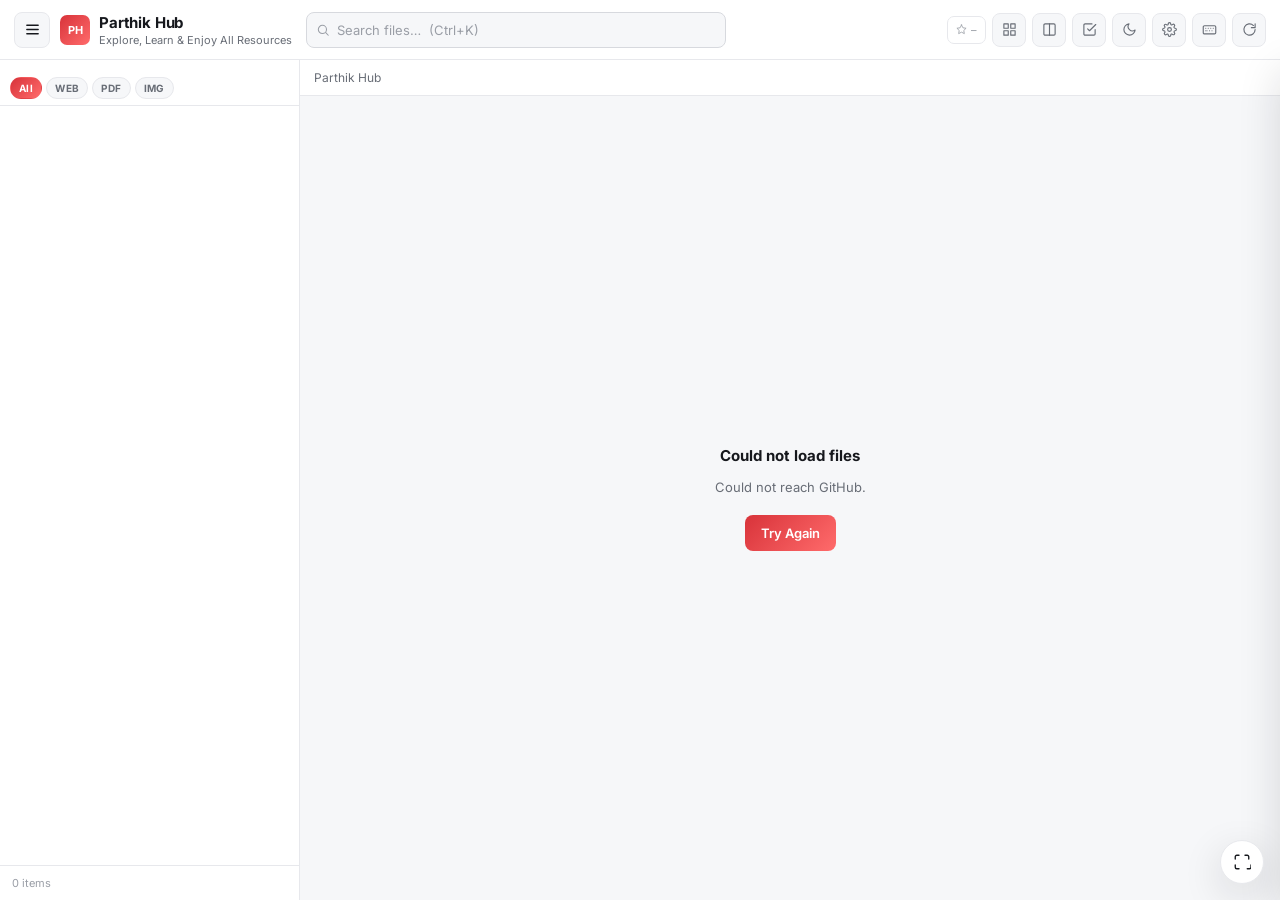
<file: index.html>
<!DOCTYPE html>
<html lang="en">
<head>
  <meta charset="UTF-8">
  <meta name="viewport" content="width=device-width, initial-scale=1.0">
  <title>Parthik Hub</title>
  <link rel="preconnect" href="https://fonts.googleapis.com">
  <link rel="preconnect" href="https://fonts.gstatic.com" crossorigin>
  <link href="https://fonts.googleapis.com/css2?family=Inter:wght@400;500;600;700&display=swap" rel="stylesheet">
  <style>
    /* ============================================================
       Parthik Hub v2 — Full Feature Upgrade
    ============================================================ */

    :root {
      --accent: #d8333a;
      --accent2: #ff6b6b;
      --accent-grad: linear-gradient(135deg, #d8333a, #ff6b6b);
      --accent-soft: #fdeceb;
      --accent-soft-border: #f6cfcd;

      --bg: #ffffff;
      --bg-soft: #f6f7f9;
      --bg-raised: #ffffff;
      --border: #e7e8ec;
      --border-strong: #d7d9de;

      --text: #16181d;
      --text-muted: #686d76;
      --text-faint: #9a9ea6;

      --header-h: 60px;
      --sidebar-w: 300px;
      --radius: 10px;
      --shadow: 0 6px 24px rgba(20, 20, 30, 0.08);
      --shadow-lg: 0 12px 40px rgba(20,20,30,0.14);

      --theme: red;
    }

    /* ---- Dark Mode ---- */
    .dark {
      --bg: #111318;
      --bg-soft: #1a1d24;
      --bg-raised: #1e2128;
      --border: #2a2d36;
      --border-strong: #353840;
      --text: #e8eaf0;
      --text-muted: #9096a4;
      --text-faint: #5c6070;
      --accent-soft: rgba(216,51,58,0.12);
      --accent-soft-border: rgba(216,51,58,0.22);
      --shadow: 0 6px 24px rgba(0,0,0,0.35);
      --shadow-lg: 0 12px 40px rgba(0,0,0,0.5);
    }

    /* ---- Theme Colors ---- */
    .theme-blue  { --accent:#2563eb; --accent2:#60a5fa; --accent-grad:linear-gradient(135deg,#2563eb,#60a5fa); --accent-soft:#eff6ff; --accent-soft-border:#bfdbfe; }
    .theme-green { --accent:#16a34a; --accent2:#4ade80; --accent-grad:linear-gradient(135deg,#16a34a,#4ade80); --accent-soft:#f0fdf4; --accent-soft-border:#bbf7d0; }
    .theme-purple{ --accent:#7c3aed; --accent2:#a78bfa; --accent-grad:linear-gradient(135deg,#7c3aed,#a78bfa); --accent-soft:#f5f3ff; --accent-soft-border:#ddd6fe; }
    .theme-orange{ --accent:#ea580c; --accent2:#fb923c; --accent-grad:linear-gradient(135deg,#ea580c,#fb923c); --accent-soft:#fff7ed; --accent-soft-border:#fed7aa; }

    * { box-sizing: border-box; margin: 0; padding: 0; }

    html, body {
      height: 100%;
      background: var(--bg);
      color: var(--text);
      font-family: -apple-system, BlinkMacSystemFont, "Segoe UI", Inter, Roboto, sans-serif;
      -webkit-font-smoothing: antialiased;
    }

    button { font-family: inherit; cursor: pointer; border: none; background: none; }
    button:focus-visible, input:focus-visible { outline: 2px solid var(--accent); outline-offset: 2px; }

    /* ============================================================
       Layout Shell
    ============================================================ */
    .app {
      display: flex;
      flex-direction: column;
      height: 100vh;
      height: 100dvh;
      overflow: hidden;
    }

    /* ============================================================
       HEADER — Glassmorphism
    ============================================================ */
    .header {
      height: var(--header-h);
      flex-shrink: 0;
      display: flex;
      align-items: center;
      gap: 10px;
      padding: 0 14px;
      border-bottom: 1px solid var(--border);
      background: rgba(255,255,255,0.85);
      backdrop-filter: blur(14px);
      -webkit-backdrop-filter: blur(14px);
      z-index: 30;
      position: relative;
    }
    .dark .header { background: rgba(17,19,24,0.85); }

    .header__toggle {
      width: 36px; height: 36px;
      border-radius: 8px;
      border: 1px solid var(--border);
      background: var(--bg-soft);
      display: flex; align-items: center; justify-content: center;
      flex-shrink: 0;
      transition: background .15s, border-color .15s;
    }
    .header__toggle:hover { background: var(--accent-soft); border-color: var(--accent-soft-border); }
    .header__toggle svg { width: 17px; height: 17px; stroke: var(--text); }

    .header__brand { display: flex; align-items: center; gap: 9px; min-width: 0; flex-shrink: 1; }

    .header__logo {
      width: 30px; height: 30px;
      border-radius: 7px;
      background: var(--accent-grad);
      color: #fff;
      flex-shrink: 0;
      display: flex; align-items: center; justify-content: center;
      font-size: 11px; font-weight: 700;
    }

    .header__titles { min-width: 0; }
    .header__title { font-size: 15px; font-weight: 700; letter-spacing: -.01em; white-space: nowrap; overflow: hidden; text-overflow: ellipsis; }
    .header__subtitle { font-size: 11px; color: var(--text-muted); white-space: nowrap; margin-top: 1px; }

    /* Search */
    .header__search-wrap { flex: 1 1 300px; min-width: 0; max-width: 420px; margin: 0 4px; }
    .header__search { position: relative; display: flex; align-items: center; }
    .header__search > svg { position: absolute; left: 10px; width: 14px; height: 14px; stroke: var(--text-faint); pointer-events: none; }
    .header__search input {
      width: 100%; height: 36px;
      border: 1px solid var(--border-strong);
      border-radius: 8px;
      background: var(--bg-soft);
      padding: 0 60px 0 30px;
      font-size: 13px; color: var(--text);
      outline: none; font-family: inherit;
      transition: border-color .15s, background .15s, box-shadow .15s;
    }
    .header__search input::placeholder { color: var(--text-faint); }
    .header__search input:focus { border-color: var(--accent); background: var(--bg); box-shadow: 0 0 0 3px var(--accent-soft); }

    .search-kbd {
      position: absolute; right: 28px;
      font-size: 10px; font-weight: 600;
      color: var(--text-faint);
      background: var(--border);
      border-radius: 4px;
      padding: 1px 5px;
      pointer-events: none;
    }
    .header__search input:focus ~ .search-kbd { display: none; }

    .search-clear {
      position: absolute; right: 6px;
      width: 20px; height: 20px;
      border-radius: 4px;
      display: none; align-items: center; justify-content: center;
      color: var(--text-faint);
    }
    .search-clear svg { width: 12px; height: 12px; stroke: currentColor; }
    .search-clear:hover { background: var(--border); color: var(--text); }
    .search-clear.show { display: flex; }

    /* Search History Dropdown */
    .search-history {
      position: absolute; top: calc(100% + 6px); left: 0; right: 0;
      background: var(--bg-raised);
      border: 1px solid var(--border);
      border-radius: 9px;
      box-shadow: var(--shadow-lg);
      z-index: 100;
      overflow: hidden;
      display: none;
    }
    .search-history.show { display: block; }
    .search-history__item {
      display: flex; align-items: center; gap: 8px;
      padding: 8px 12px;
      font-size: 12.5px; color: var(--text-muted);
      cursor: pointer;
      transition: background .1s;
    }
    .search-history__item:hover { background: var(--bg-soft); color: var(--text); }
    .search-history__item svg { width: 12px; height: 12px; stroke: var(--text-faint); flex-shrink: 0; }
    .search-history__label { font-size: 10px; font-weight: 600; color: var(--text-faint); padding: 6px 12px 2px; text-transform: uppercase; letter-spacing: .05em; }

    /* Right Actions */
    .header__actions { margin-left: auto; display: flex; align-items: center; gap: 6px; flex-shrink: 0; }

    .header__btn {
      width: 34px; height: 34px;
      border-radius: 8px;
      border: 1px solid var(--border);
      background: var(--bg-soft);
      display: flex; align-items: center; justify-content: center;
      transition: background .15s, border-color .15s;
      position: relative;
    }
    .header__btn svg { width: 15px; height: 15px; stroke: var(--text-muted); transition: stroke .15s; }
    .header__btn:hover { background: var(--accent-soft); border-color: var(--accent-soft-border); }
    .header__btn:hover svg { stroke: var(--accent); }
    .header__btn.is-loading svg { animation: spin .8s linear infinite; }
    .header__btn.is-active { background: var(--accent-soft); border-color: var(--accent-soft-border); }
    .header__btn.is-active svg { stroke: var(--accent); }

    /* New-files badge */
    .btn-badge {
      position: absolute; top: -3px; right: -3px;
      width: 14px; height: 14px;
      background: var(--accent-grad);
      color: #fff; font-size: 8px; font-weight: 700;
      border-radius: 50%;
      display: none; align-items: center; justify-content: center;
      border: 2px solid var(--bg);
    }
    .btn-badge.show { display: flex; }

    @keyframes spin { to { transform: rotate(360deg); } }

    /* GitHub Stats bar */
    .github-stats {
      display: flex; align-items: center; gap: 4px;
      font-size: 11px; color: var(--text-faint);
      border: 1px solid var(--border);
      border-radius: 7px;
      padding: 0 8px; height: 28px;
      white-space: nowrap;
    }
    .github-stats svg { width: 11px; height: 11px; stroke: var(--text-faint); }

    /* ============================================================
       Body Row
    ============================================================ */
    .body-row {
      position: relative; flex: 1;
      display: flex; min-height: 0; overflow: hidden;
    }

    /* ============================================================
       SIDEBAR
    ============================================================ */
    .sidebar {
      width: var(--sidebar-w);
      flex-shrink: 0;
      border-right: 1px solid var(--border);
      background: var(--bg);
      display: flex; flex-direction: column;
      min-height: 0;
      transition: margin-left .22s ease, box-shadow .22s ease, width .22s ease;
      resize: none;
      position: relative;
    }
    .app.is-collapsed .sidebar { margin-left: calc(-1 * var(--sidebar-w)); }

    /* Resize Handle */
    .sidebar__resizer {
      position: absolute; right: -4px; top: 0; bottom: 0;
      width: 8px; cursor: col-resize; z-index: 10;
    }
    .sidebar__resizer::after {
      content: '';
      position: absolute; left: 3px; top: 0; bottom: 0; width: 2px;
      background: transparent;
      transition: background .15s;
    }
    .sidebar__resizer:hover::after, .sidebar__resizer.dragging::after { background: var(--accent); }

    /* Sidebar Header */
    .sidebar__header {
      padding: 10px 10px 6px;
      border-bottom: 1px solid var(--border);
      flex-shrink: 0;
    }

    /* Type Filter Chips */
    .filter-chips { display: flex; gap: 4px; flex-wrap: wrap; margin-top: 7px; }
    .filter-chip {
      height: 22px; padding: 0 8px;
      border-radius: 20px;
      font-size: 10px; font-weight: 700; letter-spacing: .04em;
      border: 1px solid var(--border);
      background: var(--bg-soft);
      color: var(--text-muted);
      transition: all .15s;
      cursor: pointer;
    }
    .filter-chip:hover { border-color: var(--accent); color: var(--accent); }
    .filter-chip.is-active { background: var(--accent-grad); color: #fff; border-color: transparent; }

    .sidebar__tree { flex: 1; overflow-y: auto; padding: 8px; }

    /* Sidebar Sections */
    .sidebar__section-label {
      font-size: 10px; font-weight: 700; letter-spacing: .06em; text-transform: uppercase;
      color: var(--text-faint); padding: 8px 8px 4px; display: flex; align-items: center; gap: 6px;
    }
    .sidebar__section-label::after { content: ''; flex: 1; height: 1px; background: var(--border); }

    /* Favorites */
    .fav-item {
      display: flex; align-items: center; gap: 7px;
      padding: 5px 8px; border-radius: 7px;
      font-size: 12.5px; color: var(--text-muted);
      cursor: pointer; margin: 1px 0;
      transition: background .1s, color .1s;
    }
    .fav-item:hover { background: var(--bg-soft); color: var(--text); }
    .fav-item svg { width: 13px; height: 13px; stroke: var(--accent); flex-shrink: 0; }
    .fav-item__name { flex: 1; overflow: hidden; text-overflow: ellipsis; white-space: nowrap; font-size: 12px; }

    /* Tree Nodes */
    .node-folder { margin-bottom: 1px; }
    .node-folder__row {
      display: flex; align-items: center; gap: 7px;
      padding: 7px 8px; border-radius: 7px;
      font-size: 13px; font-weight: 600; color: var(--text);
      user-select: none; cursor: pointer;
      transition: background .1s;
    }
    .node-folder__row:hover { background: var(--bg-soft); }
    .node-folder__chev { width: 13px; height: 13px; flex-shrink: 0; stroke: var(--text-faint); transition: transform .15s; }
    .node-folder.is-open > .node-folder__row .node-folder__chev { transform: rotate(90deg); }
    .node-folder__icon { width: 15px; height: 15px; flex-shrink: 0; stroke: var(--text-muted); }
    .node-folder__name { flex: 1; overflow: hidden; text-overflow: ellipsis; white-space: nowrap; }
    .node-folder__count {
      font-size: 10px; font-weight: 600; color: #fff;
      background: var(--accent-grad);
      border-radius: 20px; padding: 1px 6px; flex-shrink: 0;
    }
    .node-folder__children {
      margin-left: 17px; padding-left: 8px;
      border-left: 1px solid var(--border);
      display: none;
    }
    .node-folder.is-open > .node-folder__children { display: block; }

    .node-file {
      display: flex; align-items: center; gap: 8px;
      padding: 7px 8px; border-radius: 7px;
      font-size: 13px; color: var(--text-muted);
      border: 1px solid transparent;
      margin: 1px 0; cursor: pointer;
      position: relative;
      transition: background .1s, color .1s, border-color .1s;
    }
    .node-file::before {
      content: ''; position: absolute; left: 0; top: 4px; bottom: 4px;
      width: 3px; border-radius: 2px;
      background: var(--accent-grad);
      opacity: 0; transition: opacity .15s;
    }
    .node-file:hover { background: var(--bg-soft); color: var(--text); }
    .node-file:hover::before { opacity: 0.5; }
    .node-file.is-active { background: var(--accent-soft); border-color: var(--accent-soft-border); color: var(--text); }
    .node-file.is-active::before { opacity: 1; }
    .node-file.is-selected { background: var(--accent-soft); border-color: var(--accent-soft-border); }

    .node-file__icon { width: 15px; height: 15px; flex-shrink: 0; stroke: currentColor; opacity: .75; }
    .node-file__name { flex: 1; overflow: hidden; text-overflow: ellipsis; white-space: nowrap; }
    .node-file__name mark { background: rgba(216,51,58,0.2); color: inherit; border-radius: 2px; padding: 0 1px; }

    .node-file__tag {
      font-size: 9px; font-weight: 700; letter-spacing: .03em;
      padding: 2px 5px; border-radius: 4px; color: #fff; flex-shrink: 0;
    }
    .tag-pdf { background: #d8333a; }
    .tag-img { background: #2f7fd8; }
    .tag-web { background: #2a9d63; }

    /* Visit count badge */
    .node-file__visits {
      font-size: 9px; color: var(--text-faint);
      margin-left: 2px; flex-shrink: 0;
    }

    /* Fav button on file */
    .node-file__fav {
      width: 20px; height: 20px; border-radius: 4px;
      display: none; align-items: center; justify-content: center;
      color: var(--text-faint); flex-shrink: 0;
      transition: color .1s, background .1s;
    }
    .node-file__fav svg { width: 11px; height: 11px; stroke: currentColor; }
    .node-file__fav:hover { color: var(--accent); background: var(--accent-soft); }
    .node-file__fav.is-fav { color: var(--accent); display: flex; }
    .node-file__fav.is-fav svg { fill: currentColor; }
    .node-file:hover .node-file__fav { display: flex; }

    /* Checkbox */
    .node-file__check {
      width: 16px; height: 16px; border-radius: 4px;
      border: 1.5px solid var(--border-strong);
      background: var(--bg); flex-shrink: 0;
      display: none; align-items: center; justify-content: center;
      cursor: pointer; transition: border-color .1s, background .1s;
    }
    .node-file__check svg { width: 10px; height: 10px; stroke: #fff; display: none; }
    .node-file__check.checked { background: var(--accent); border-color: var(--accent); }
    .node-file__check.checked svg { display: block; }
    .bulk-mode .node-file__check { display: flex; }

    /* New tab button */
    .node-file__newtab {
      flex-shrink: 0; width: 22px; height: 22px;
      border: 1px solid var(--border);
      border-radius: 5px; background: var(--bg-soft);
      display: none; align-items: center; justify-content: center;
      color: var(--text-faint); padding: 0;
      transition: background .12s, color .12s, border-color .12s;
    }
    .node-file__newtab:hover { background: var(--accent-soft); border-color: var(--accent-soft-border); color: var(--accent); }
    .node-file__newtab svg { stroke: currentColor; display: block; width: 11px; height: 11px; }
    @media (hover: hover) { .node-file:hover .node-file__newtab { display: flex; } }
    @media (hover: none), (max-width: 768px) { .node-file__newtab { display: flex; } }

    /* Context menu */
    .ctx-menu {
      position: fixed; z-index: 200;
      background: var(--bg-raised);
      border: 1px solid var(--border);
      border-radius: 10px;
      box-shadow: var(--shadow-lg);
      padding: 4px;
      min-width: 170px;
      display: none;
    }
    .ctx-menu.show { display: block; }
    .ctx-item {
      display: flex; align-items: center; gap: 9px;
      padding: 8px 10px; border-radius: 6px;
      font-size: 13px; color: var(--text);
      cursor: pointer; transition: background .1s;
    }
    .ctx-item:hover { background: var(--bg-soft); }
    .ctx-item svg { width: 14px; height: 14px; stroke: var(--text-muted); flex-shrink: 0; }
    .ctx-item.danger { color: #d8333a; }
    .ctx-item.danger svg { stroke: #d8333a; }
    .ctx-sep { height: 1px; background: var(--border); margin: 3px 6px; }

    .sidebar__empty { padding: 20px 12px; font-size: 12.5px; color: var(--text-faint); text-align: center; }

    /* Skeleton */
    .skeleton-item {
      display: flex; align-items: center; gap: 8px;
      padding: 8px 8px; margin: 2px 0;
    }
    .skeleton-line {
      border-radius: 4px; background: var(--border);
      animation: shimmer 1.4s ease infinite;
    }
    @keyframes shimmer {
      0%,100% { opacity: .5; } 50% { opacity: 1; }
    }

    /* Sidebar Footer */
    .sidebar__footer {
      padding: 10px 12px; border-top: 1px solid var(--border); flex-shrink: 0;
      display: flex; align-items: center; gap: 8px;
    }
    .sidebar__footer-count { font-size: 11px; color: var(--text-faint); flex: 1; }
    .bulk-open-btn {
      height: 26px; padding: 0 10px; border-radius: 6px;
      background: var(--accent-grad); color: #fff;
      font-size: 11px; font-weight: 600;
      border: none; display: none;
    }
    .bulk-open-btn.show { display: block; }

    /* ============================================================
       Backdrop & Content
    ============================================================ */
    .backdrop {
      position: fixed; inset: var(--header-h) 0 0 0;
      background: rgba(15,15,20,.35);
      opacity: 0; pointer-events: none;
      transition: opacity .2s; z-index: 25;
    }
    .app.is-mobile-open .backdrop { opacity: 1; pointer-events: auto; }

    .content { flex: 1; min-width: 0; position: relative; background: var(--bg-soft); display: flex; flex-direction: column; }

    /* Breadcrumb */
    .breadcrumb {
      height: 36px; flex-shrink: 0;
      display: flex; align-items: center; gap: 6px;
      padding: 0 14px;
      border-bottom: 1px solid var(--border);
      background: var(--bg);
      font-size: 12px; color: var(--text-muted);
      overflow: hidden;
    }
    .breadcrumb span { white-space: nowrap; }
    .breadcrumb .sep { color: var(--text-faint); font-size: 11px; }
    .breadcrumb .active { color: var(--text); font-weight: 600; }

    /* Content Toolbar */
    .content-toolbar {
      position: absolute; top: 36px; right: 12px;
      display: flex; align-items: center; gap: 6px;
      z-index: 10; padding: 6px 0;
    }
    .ct-btn {
      height: 28px; padding: 0 10px; border-radius: 6px;
      border: 1px solid var(--border);
      background: var(--bg-raised);
      font-size: 11px; font-weight: 600; color: var(--text-muted);
      display: flex; align-items: center; gap: 5px;
      box-shadow: var(--shadow);
      transition: background .12s, color .12s, border-color .12s;
    }
    .ct-btn:hover { background: var(--accent-soft); border-color: var(--accent-soft-border); color: var(--accent); }
    .ct-btn svg { width: 12px; height: 12px; stroke: currentColor; }

    /* Zoom controls */
    .zoom-display { font-size: 11px; font-weight: 600; color: var(--text-muted); min-width: 36px; text-align: center; }

    .content__frame {
      position: absolute; inset: 36px 0 0 0;
      width: 100%; height: calc(100% - 36px);
      border: none; background: #fff;
      transform-origin: top left;
    }
    .content__image-wrap {
      position: absolute; inset: 36px 0 0 0;
      display: flex; align-items: center; justify-content: center; padding: 24px;
    }
    .content__image-wrap img { max-width: 100%; max-height: 100%; object-fit: contain; border-radius: 8px; box-shadow: var(--shadow); }

    /* Split View */
    .content.is-split { flex-direction: row; }
    .split-pane { flex: 1; min-width: 0; position: relative; display: flex; flex-direction: column; }
    .split-pane + .split-pane { border-left: 3px solid var(--accent); }
    .split-divider {
      width: 3px; background: var(--border);
      cursor: col-resize; flex-shrink: 0;
      transition: background .15s;
    }
    .split-divider:hover { background: var(--accent); }

    /* Placeholder / States */
    .placeholder, .state-panel {
      position: absolute; inset: 36px 0 0 0;
      display: flex; flex-direction: column;
      align-items: center; justify-content: center;
      gap: 14px; text-align: center; padding: 24px;
    }
    .placeholder svg { width: 46px; height: 46px; stroke: var(--text-faint); }
    .placeholder__title { font-size: 15px; font-weight: 600; color: var(--text-muted); }
    .placeholder__sub { font-size: 13px; color: var(--text-faint); max-width: 320px; line-height: 1.5; }

    /* Dashboard */
    .dashboard {
      position: absolute; inset: 36px 0 0 0;
      overflow-y: auto; padding: 24px;
    }
    .dash-grid { display: grid; grid-template-columns: repeat(auto-fill, minmax(140px,1fr)); gap: 12px; margin-bottom: 24px; }
    .dash-card {
      background: var(--bg-raised);
      border: 1px solid var(--border);
      border-radius: var(--radius); padding: 16px;
      text-align: center; transition: box-shadow .15s, transform .15s;
    }
    .dash-card:hover { box-shadow: var(--shadow); transform: translateY(-1px); }
    .dash-card__num { font-size: 28px; font-weight: 700; background: var(--accent-grad); -webkit-background-clip: text; -webkit-text-fill-color: transparent; background-clip: text; }
    .dash-card__label { font-size: 12px; color: var(--text-muted); margin-top: 4px; }

    .dash-section { margin-bottom: 20px; }
    .dash-title { font-size: 13px; font-weight: 700; color: var(--text); margin-bottom: 10px; }
    .dash-list { display: flex; flex-direction: column; gap: 4px; }
    .dash-row {
      display: flex; align-items: center; gap: 10px;
      padding: 8px 12px; border-radius: 8px;
      background: var(--bg-raised); border: 1px solid var(--border);
      font-size: 12.5px; cursor: pointer; transition: background .1s;
    }
    .dash-row:hover { background: var(--accent-soft); border-color: var(--accent-soft-border); }
    .dash-row__name { flex: 1; overflow: hidden; text-overflow: ellipsis; white-space: nowrap; color: var(--text); }
    .dash-row__count { font-size: 11px; color: var(--text-faint); }
    .dash-bar { height: 4px; border-radius: 2px; background: var(--accent-grad); margin-top: 3px; }

    .state-panel__title { font-size: 15px; font-weight: 700; }
    .state-panel__sub { font-size: 13px; color: var(--text-muted); max-width: 360px; }
    .state-panel__btn { margin-top: 6px; height: 36px; padding: 0 16px; border-radius: 8px; border: none; background: var(--accent-grad); color: #fff; font-size: 13px; font-weight: 600; }
    .state-panel__btn:hover { opacity: .9; }

    /* Focus Mode */
    .focus-toggle {
      position: fixed; right: 16px; bottom: 16px;
      width: 44px; height: 44px; border-radius: 50%;
      border: 1px solid var(--border);
      background: var(--bg-raised);
      box-shadow: var(--shadow-lg);
      display: flex; align-items: center; justify-content: center;
      z-index: 60;
      transition: background .15s, transform .15s, border-color .15s;
    }
    .focus-toggle svg { width: 18px; height: 18px; stroke: var(--text); }
    .focus-toggle:hover { background: var(--accent-soft); border-color: var(--accent-soft-border); transform: translateY(-2px); }
    .focus-toggle:active { transform: translateY(0); }
    .app.is-focus-mode .header, .app.is-focus-mode .sidebar, .app.is-focus-mode .backdrop { display: none; }

    /* ============================================================
       FILE INFO PANEL (right drawer)
    ============================================================ */
    .info-panel {
      position: fixed; top: var(--header-h); right: 0; bottom: 0;
      width: 260px; background: var(--bg);
      border-left: 1px solid var(--border);
      box-shadow: var(--shadow-lg);
      z-index: 40; transform: translateX(100%);
      transition: transform .22s ease;
      display: flex; flex-direction: column; padding: 16px;
      gap: 12px;
    }
    .info-panel.open { transform: translateX(0); }
    .info-panel__title { font-size: 13px; font-weight: 700; color: var(--text); }
    .info-panel__close { margin-left: auto; width: 26px; height: 26px; border-radius: 6px; background: var(--bg-soft); border: 1px solid var(--border); display: flex; align-items: center; justify-content: center; }
    .info-panel__close svg { width: 13px; height: 13px; stroke: var(--text-muted); }
    .info-row { font-size: 12px; }
    .info-row__label { color: var(--text-faint); font-size: 10px; font-weight: 600; text-transform: uppercase; letter-spacing: .05em; margin-bottom: 2px; }
    .info-row__value { color: var(--text); word-break: break-all; }
    .info-row__copy {
      margin-top: 4px; height: 26px; padding: 0 10px;
      border-radius: 6px; border: 1px solid var(--border);
      background: var(--bg-soft); font-size: 11px; font-weight: 600; color: var(--text-muted);
      display: flex; align-items: center; gap: 5px;
    }
    .info-row__copy svg { width: 11px; height: 11px; stroke: currentColor; }
    .info-row__copy:hover { background: var(--accent-soft); border-color: var(--accent-soft-border); color: var(--accent); }
    .info-panel__header { display: flex; align-items: center; }

    /* ============================================================
       MODALS — Shortcuts, Settings, Themes
    ============================================================ */
    .modal-overlay {
      position: fixed; inset: 0;
      background: rgba(15,15,20,.45);
      backdrop-filter: blur(4px);
      z-index: 100; display: none;
      align-items: center; justify-content: center;
      padding: 16px;
    }
    .modal-overlay.open { display: flex; }
    .modal {
      background: var(--bg-raised);
      border: 1px solid var(--border);
      border-radius: 14px;
      box-shadow: var(--shadow-lg);
      width: 100%; max-width: 480px;
      max-height: 80vh; overflow-y: auto;
      padding: 22px;
    }
    .modal__header { display: flex; align-items: center; margin-bottom: 18px; }
    .modal__title { font-size: 16px; font-weight: 700; }
    .modal__close { margin-left: auto; width: 30px; height: 30px; border-radius: 8px; background: var(--bg-soft); border: 1px solid var(--border); display: flex; align-items: center; justify-content: center; }
    .modal__close svg { width: 14px; height: 14px; stroke: var(--text-muted); }

    /* Shortcuts */
    .shortcut-group { margin-bottom: 16px; }
    .shortcut-group__title { font-size: 11px; font-weight: 700; text-transform: uppercase; letter-spacing: .06em; color: var(--text-faint); margin-bottom: 8px; }
    .shortcut-row { display: flex; align-items: center; justify-content: space-between; padding: 6px 0; border-bottom: 1px solid var(--border); }
    .shortcut-row:last-child { border-bottom: none; }
    .shortcut-row__desc { font-size: 13px; color: var(--text-muted); }
    .shortcut-row__keys { display: flex; gap: 4px; }
    .kbd { background: var(--bg-soft); border: 1px solid var(--border-strong); border-radius: 5px; padding: 2px 7px; font-size: 11px; font-family: monospace; font-weight: 600; color: var(--text); }

    /* Settings */
    .settings-section { margin-bottom: 18px; }
    .settings-section__title { font-size: 11px; font-weight: 700; text-transform: uppercase; letter-spacing: .06em; color: var(--text-faint); margin-bottom: 10px; }
    .setting-row { display: flex; align-items: center; justify-content: space-between; padding: 8px 0; border-bottom: 1px solid var(--border); }
    .setting-row:last-child { border-bottom: none; }
    .setting-row__label { font-size: 13px; color: var(--text); }
    .setting-row__sub { font-size: 11px; color: var(--text-faint); margin-top: 1px; }

    /* Toggle Switch */
    .toggle {
      width: 36px; height: 20px; border-radius: 10px;
      background: var(--border-strong);
      position: relative; cursor: pointer;
      transition: background .2s; flex-shrink: 0;
      border: none;
    }
    .toggle::after {
      content: ''; position: absolute;
      top: 3px; left: 3px;
      width: 14px; height: 14px; border-radius: 50%;
      background: #fff;
      transition: transform .2s, box-shadow .2s;
    }
    .toggle.on { background: var(--accent); }
    .toggle.on::after { transform: translateX(16px); }

    /* Theme Swatches */
    .theme-swatches { display: flex; gap: 8px; flex-wrap: wrap; }
    .swatch {
      width: 32px; height: 32px; border-radius: 50%;
      cursor: pointer; border: 3px solid transparent;
      transition: border-color .15s, transform .15s;
    }
    .swatch:hover { transform: scale(1.1); }
    .swatch.active { border-color: var(--text); }
    .swatch-red { background: linear-gradient(135deg,#d8333a,#ff6b6b); }
    .swatch-blue { background: linear-gradient(135deg,#2563eb,#60a5fa); }
    .swatch-green { background: linear-gradient(135deg,#16a34a,#4ade80); }
    .swatch-purple { background: linear-gradient(135deg,#7c3aed,#a78bfa); }
    .swatch-orange { background: linear-gradient(135deg,#ea580c,#fb923c); }

    /* Font Size Selector */
    .size-btns { display: flex; gap: 4px; }
    .size-btn {
      height: 28px; padding: 0 10px; border-radius: 6px;
      border: 1px solid var(--border); background: var(--bg-soft);
      font-size: 12px; font-weight: 600; color: var(--text-muted);
      transition: all .12s;
    }
    .size-btn:hover, .size-btn.active { background: var(--accent-soft); border-color: var(--accent-soft-border); color: var(--accent); }

    /* ============================================================
       TOAST
    ============================================================ */
    .toast-stack { position: fixed; bottom: 70px; right: 16px; z-index: 150; display: flex; flex-direction: column; gap: 8px; align-items: flex-end; }
    .toast {
      background: var(--text); color: var(--bg);
      padding: 10px 14px; border-radius: 10px;
      font-size: 13px; font-weight: 500;
      box-shadow: var(--shadow-lg);
      max-width: 280px;
      animation: toastIn .2s ease;
    }
    @keyframes toastIn { from { opacity:0; transform: translateY(6px); } to { opacity:1; transform: translateY(0); } }

    /* ============================================================
       Responsive
    ============================================================ */
    /* Mobile overflow menu */
    .header__more-btn {
      display: none;
      width: 34px; height: 34px;
      border-radius: 8px;
      border: 1px solid var(--border);
      background: var(--bg-soft);
      align-items: center; justify-content: center;
      flex-shrink: 0;
      transition: background .15s, border-color .15s;
      position: relative;
    }
    .header__more-btn svg { width: 15px; height: 15px; stroke: var(--text-muted); }
    .header__more-btn:hover { background: var(--accent-soft); border-color: var(--accent-soft-border); }

    .header__overflow-menu {
      display: none;
      position: fixed;
      top: calc(var(--header-h) + 4px);
      right: 10px;
      background: var(--bg-raised);
      border: 1px solid var(--border);
      border-radius: 10px;
      box-shadow: var(--shadow-lg);
      padding: 6px;
      z-index: 200;
      min-width: 160px;
      flex-direction: column;
      gap: 2px;
    }
    .header__overflow-menu.open { display: flex; }
    .overflow-item {
      display: flex; align-items: center; gap: 10px;
      padding: 9px 12px; border-radius: 7px;
      font-size: 13px; color: var(--text-muted);
      cursor: pointer; transition: background .1s, color .1s;
      border: none; background: none; font-family: inherit;
      text-align: left; width: 100%;
    }
    .overflow-item:hover { background: var(--accent-soft); color: var(--accent); }
    .overflow-item svg { width: 15px; height: 15px; stroke: currentColor; flex-shrink: 0; }

    @media (max-width: 768px) {
      .sidebar {
        position: fixed; top: var(--header-h); bottom: 0; left: 0;
        width: min(85vw, 320px) !important;
        z-index: 26; box-shadow: var(--shadow);
        transform: translateX(-100%); transition: transform .22s ease;
        margin-left: 0 !important;
      }
      .app.is-mobile-open .sidebar { transform: translateX(0); }
      .header { gap: 6px; padding: 0 10px; }
      .header__titles { display: none; }
      .header__search-wrap { flex: 1 1 auto; max-width: none; margin: 0 4px; }
      .github-stats { display: none; }
      /* Hide most action buttons, show only dark + more */
      .header__actions { gap: 5px; }
      #dashBtn, #splitBtn, #bulkBtn, #shortcutsBtn, #refreshBtn { display: none; }
      .header__more-btn { display: flex; }
    }
    @media (max-width: 420px) {
      .header { padding: 0 8px; gap: 4px; }
      .header__btn { width: 32px; height: 32px; }
      .header__more-btn { width: 32px; height: 32px; }
      .header__search input { font-size: 12px; }
    }
    @media (prefers-reduced-motion: reduce) {
      .sidebar, .backdrop, .info-panel, .node-folder__chev, .focus-toggle { transition: none !important; animation-duration: .01ms !important; }
    }

    /* FS Size Vars */
    body.text-sm { font-size: 13px; }
    body.text-md { font-size: 15px; }
    body.text-lg { font-size: 17px; }
  </style>
</head>
<body>
<div class="app" id="app">

  <!-- ===== HEADER ===== -->
  <header class="header">
    <button class="header__toggle" id="sidebarToggle" aria-label="Toggle sidebar">
      <svg viewBox="0 0 24 24" fill="none" stroke-width="2" stroke-linecap="round" stroke-linejoin="round"><path d="M4 6h16M4 12h16M4 18h16"/></svg>
    </button>

    <div class="header__brand">
      <div class="header__logo" aria-hidden="true">PH</div>
      <div class="header__titles">
        <div class="header__title" id="headerTitle">Parthik Hub</div>
        <div class="header__subtitle" id="headerSubtitle">Explore, Learn &amp; Enjoy</div>
      </div>
    </div>

    <div class="header__search-wrap">
      <div class="header__search">
        <svg viewBox="0 0 24 24" fill="none" stroke-width="1.8" stroke-linecap="round" stroke-linejoin="round"><circle cx="11" cy="11" r="7"/><path d="M21 21l-4.3-4.3"/></svg>
        <input type="text" id="searchInput" placeholder="Search files…  (Ctrl+K)" autocomplete="off" autocorrect="off" spellcheck="false">
        <button type="button" class="search-clear" id="searchClear" aria-label="Clear search">
          <svg viewBox="0 0 24 24" fill="none" stroke-width="2.2" stroke-linecap="round"><path d="M18 6L6 18M6 6l12 12"/></svg>
        </button>
        <div class="search-history" id="searchHistory"></div>
      </div>
    </div>

    <div class="header__actions">
      <!-- GitHub Stats -->
      <div class="github-stats" id="githubStats">
        <svg viewBox="0 0 24 24" fill="none" stroke-width="1.8" stroke-linecap="round" stroke-linejoin="round"><polygon points="12 2 15.09 8.26 22 9.27 17 14.14 18.18 21.02 12 17.77 5.82 21.02 7 14.14 2 9.27 8.91 8.26 12 2"/></svg>
        <span id="repoStars">–</span>
      </div>

      <!-- Dashboard -->
      <button class="header__btn" id="dashBtn" aria-label="Dashboard" title="Dashboard">
        <svg viewBox="0 0 24 24" fill="none" stroke-width="1.8" stroke-linecap="round" stroke-linejoin="round"><rect x="3" y="3" width="7" height="7"/><rect x="14" y="3" width="7" height="7"/><rect x="14" y="14" width="7" height="7"/><rect x="3" y="14" width="7" height="7"/></svg>
      </button>

      <!-- Split View -->
      <button class="header__btn" id="splitBtn" aria-label="Split view" title="Split view">
        <svg viewBox="0 0 24 24" fill="none" stroke-width="1.8" stroke-linecap="round" stroke-linejoin="round"><rect x="3" y="3" width="18" height="18" rx="2"/><line x1="12" y1="3" x2="12" y2="21"/></svg>
      </button>

      <!-- Bulk Select -->
      <button class="header__btn" id="bulkBtn" aria-label="Select files" title="Select multiple files">
        <svg viewBox="0 0 24 24" fill="none" stroke-width="1.8" stroke-linecap="round" stroke-linejoin="round"><polyline points="9 11 12 14 22 4"/><path d="M21 12v7a2 2 0 0 1-2 2H5a2 2 0 0 1-2-2V5a2 2 0 0 1 2-2h11"/></svg>
      </button>

      <!-- Dark Mode -->
      <button class="header__btn" id="darkBtn" aria-label="Toggle dark mode" title="Dark mode">
        <svg viewBox="0 0 24 24" fill="none" stroke-width="1.8" stroke-linecap="round" stroke-linejoin="round"><path d="M21 12.79A9 9 0 1 1 11.21 3 7 7 0 0 0 21 12.79z"/></svg>
      </button>

      <!-- Settings -->
      <button class="header__btn" id="settingsBtn" aria-label="Settings" title="Settings">
        <svg viewBox="0 0 24 24" fill="none" stroke-width="1.8" stroke-linecap="round" stroke-linejoin="round"><circle cx="12" cy="12" r="3"/><path d="M19.4 15a1.65 1.65 0 0 0 .33 1.82l.06.06a2 2 0 0 1-2.83 2.83l-.06-.06a1.65 1.65 0 0 0-1.82-.33 1.65 1.65 0 0 0-1 1.51V21a2 2 0 0 1-4 0v-.09A1.65 1.65 0 0 0 9 19.4a1.65 1.65 0 0 0-1.82.33l-.06.06a2 2 0 0 1-2.83-2.83l.06-.06A1.65 1.65 0 0 0 4.68 15a1.65 1.65 0 0 0-1.51-1H3a2 2 0 0 1 0-4h.09A1.65 1.65 0 0 0 4.6 9a1.65 1.65 0 0 0-.33-1.82l-.06-.06a2 2 0 0 1 2.83-2.83l.06.06A1.65 1.65 0 0 0 9 4.68a1.65 1.65 0 0 0 1-1.51V3a2 2 0 0 1 4 0v.09a1.65 1.65 0 0 0 1 1.51 1.65 1.65 0 0 0 1.82-.33l.06-.06a2 2 0 0 1 2.83 2.83l-.06.06A1.65 1.65 0 0 0 19.4 9a1.65 1.65 0 0 0 1.51 1H21a2 2 0 0 1 0 4h-.09a1.65 1.65 0 0 0-1.51 1z"/></svg>
      </button>

      <!-- Shortcuts Help -->
      <button class="header__btn" id="shortcutsBtn" aria-label="Keyboard shortcuts" title="Keyboard shortcuts (?)">
        <svg viewBox="0 0 24 24" fill="none" stroke-width="1.8" stroke-linecap="round" stroke-linejoin="round"><rect x="2" y="6" width="20" height="13" rx="2"/><path d="M6 10h.01M10 10h.01M14 10h.01M18 10h.01M8 14h.01M12 14h.01M16 14h.01M6 14h.01"/></svg>
      </button>

      <!-- Refresh -->
      <button class="header__btn" id="refreshBtn" aria-label="Refresh" title="Refresh list">
        <svg viewBox="0 0 24 24" fill="none" stroke-width="1.8" stroke-linecap="round" stroke-linejoin="round"><path d="M21 12a9 9 0 1 1-2.64-6.36"/><path d="M21 3v6h-6"/></svg>
        <span class="btn-badge" id="newFilesBadge">0</span>
      </button>

      <!-- Mobile: More menu button -->
      <button class="header__more-btn" id="moreBtn" aria-label="More options">
        <svg viewBox="0 0 24 24" fill="none" stroke-width="2" stroke-linecap="round" stroke-linejoin="round"><circle cx="5" cy="12" r="1.2"/><circle cx="12" cy="12" r="1.2"/><circle cx="19" cy="12" r="1.2"/></svg>
      </button>
    </div>

    <!-- Mobile overflow menu -->
    <div class="header__overflow-menu" id="overflowMenu">
      <button class="overflow-item" id="om_dashBtn">
        <svg viewBox="0 0 24 24" fill="none" stroke-width="1.8" stroke-linecap="round" stroke-linejoin="round"><rect x="3" y="3" width="7" height="7"/><rect x="14" y="3" width="7" height="7"/><rect x="14" y="14" width="7" height="7"/><rect x="3" y="14" width="7" height="7"/></svg>
        Dashboard
      </button>
      <button class="overflow-item" id="om_splitBtn">
        <svg viewBox="0 0 24 24" fill="none" stroke-width="1.8" stroke-linecap="round" stroke-linejoin="round"><rect x="3" y="3" width="18" height="18" rx="2"/><line x1="12" y1="3" x2="12" y2="21"/></svg>
        Split View
      </button>
      <button class="overflow-item" id="om_bulkBtn">
        <svg viewBox="0 0 24 24" fill="none" stroke-width="1.8" stroke-linecap="round" stroke-linejoin="round"><polyline points="9 11 12 14 22 4"/><path d="M21 12v7a2 2 0 0 1-2 2H5a2 2 0 0 1-2-2V5a2 2 0 0 1 2-2h11"/></svg>
        Select Files
      </button>
      <button class="overflow-item" id="om_shortcutsBtn">
        <svg viewBox="0 0 24 24" fill="none" stroke-width="1.8" stroke-linecap="round" stroke-linejoin="round"><rect x="2" y="6" width="20" height="13" rx="2"/><path d="M6 10h.01M10 10h.01M14 10h.01M18 10h.01M8 14h.01M12 14h.01M16 14h.01M6 14h.01"/></svg>
        Shortcuts
      </button>
      <button class="overflow-item" id="om_refreshBtn">
        <svg viewBox="0 0 24 24" fill="none" stroke-width="1.8" stroke-linecap="round" stroke-linejoin="round"><path d="M21 12a9 9 0 1 1-2.64-6.36"/><path d="M21 3v6h-6"/></svg>
        Refresh
      </button>
    </div>
  </header>

  <!-- ===== BODY ===== -->
  <div class="body-row">
    <aside class="sidebar" id="sidebar">
      <div class="sidebar__header">
        <div class="filter-chips" id="filterChips">
          <button class="filter-chip is-active" data-type="all">All</button>
          <button class="filter-chip" data-type="html">WEB</button>
          <button class="filter-chip" data-type="pdf">PDF</button>
          <button class="filter-chip" data-type="image">IMG</button>
        </div>
      </div>

      <div class="sidebar__tree" id="tree"></div>

      <div class="sidebar__footer">
        <span class="sidebar__footer-count" id="footerCount">0 items</span>
        <button class="bulk-open-btn" id="bulkOpenBtn">Open Selected</button>
      </div>

      <div class="sidebar__resizer" id="sidebarResizer"></div>
    </aside>

    <div class="backdrop" id="backdrop"></div>

    <main class="content" id="content">
      <div class="breadcrumb" id="breadcrumb">
        <span>Parthik Hub</span>
      </div>
      <div class="content-toolbar" id="contentToolbar" style="display:none;">
        <button class="ct-btn" id="zoomOutBtn" title="Zoom out">
          <svg viewBox="0 0 24 24" fill="none" stroke-width="2" stroke-linecap="round"><line x1="5" y1="12" x2="19" y2="12"/></svg>
        </button>
        <span class="zoom-display" id="zoomDisplay">100%</span>
        <button class="ct-btn" id="zoomInBtn" title="Zoom in">
          <svg viewBox="0 0 24 24" fill="none" stroke-width="2" stroke-linecap="round"><line x1="12" y1="5" x2="12" y2="19"/><line x1="5" y1="12" x2="19" y2="12"/></svg>
        </button>
        <button class="ct-btn" id="printBtn" title="Print">
          <svg viewBox="0 0 24 24" fill="none" stroke-width="1.8" stroke-linecap="round" stroke-linejoin="round"><polyline points="6 9 6 2 18 2 18 9"/><path d="M6 18H4a2 2 0 0 1-2-2v-5a2 2 0 0 1 2-2h16a2 2 0 0 1 2 2v5a2 2 0 0 1-2 2h-2"/><rect x="6" y="14" width="12" height="8"/></svg>
          Print
        </button>
        <button class="ct-btn" id="shareBtn" title="Copy share link">
          <svg viewBox="0 0 24 24" fill="none" stroke-width="1.8" stroke-linecap="round" stroke-linejoin="round"><circle cx="18" cy="5" r="3"/><circle cx="6" cy="12" r="3"/><circle cx="18" cy="19" r="3"/><line x1="8.59" y1="13.51" x2="15.42" y2="17.49"/><line x1="15.41" y1="6.51" x2="8.59" y2="10.49"/></svg>
          Share
        </button>
        <button class="ct-btn" id="infoBtn" title="File info">
          <svg viewBox="0 0 24 24" fill="none" stroke-width="1.8" stroke-linecap="round" stroke-linejoin="round"><circle cx="12" cy="12" r="10"/><line x1="12" y1="16" x2="12" y2="12"/><line x1="12" y1="8" x2="12.01" y2="8"/></svg>
          Info
        </button>
        <button class="ct-btn" id="fullscreenBtn" title="Fullscreen">
          <svg viewBox="0 0 24 24" fill="none" stroke-width="1.8" stroke-linecap="round" stroke-linejoin="round"><path d="M8 3H5a2 2 0 0 0-2 2v3m18 0V5a2 2 0 0 0-2-2h-3M3 16v3a2 2 0 0 0 2 2h3m11 0h3a2 2 0 0 0 2-2v-3"/></svg>
        </button>
      </div>
    </main>
  </div>

  <!-- Focus Toggle -->
  <button class="focus-toggle" id="focusToggle" aria-label="Focus mode" title="Focus mode"></button>

</div>

<!-- ===== FILE INFO PANEL ===== -->
<div class="info-panel" id="infoPanel">
  <div class="info-panel__header">
    <span class="info-panel__title">File Info</span>
    <button class="info-panel__close" id="infoPanelClose"><svg viewBox="0 0 24 24" fill="none" stroke-width="2" stroke-linecap="round"><path d="M18 6L6 18M6 6l12 12"/></svg></button>
  </div>
  <div id="infoPanelContent"></div>
</div>

<!-- ===== CONTEXT MENU ===== -->
<div class="ctx-menu" id="ctxMenu">
  <div class="ctx-item" id="ctxOpen"><svg viewBox="0 0 24 24" fill="none" stroke-width="1.8" stroke-linecap="round" stroke-linejoin="round"><path d="M18 13v6a2 2 0 0 1-2 2H5a2 2 0 0 1-2-2V8a2 2 0 0 1 2-2h6"/><polyline points="15 3 21 3 21 9"/><line x1="10" y1="14" x2="21" y2="3"/></svg> Open in New Tab</div>
  <div class="ctx-item" id="ctxCopyPath"><svg viewBox="0 0 24 24" fill="none" stroke-width="1.8" stroke-linecap="round" stroke-linejoin="round"><rect x="9" y="9" width="13" height="13" rx="2"/><path d="M5 15H4a2 2 0 0 1-2-2V4a2 2 0 0 1 2-2h9a2 2 0 0 1 2 2v1"/></svg> Copy Path</div>
  <div class="ctx-item" id="ctxShare"><svg viewBox="0 0 24 24" fill="none" stroke-width="1.8" stroke-linecap="round" stroke-linejoin="round"><circle cx="18" cy="5" r="3"/><circle cx="6" cy="12" r="3"/><circle cx="18" cy="19" r="3"/><line x1="8.59" y1="13.51" x2="15.42" y2="17.49"/><line x1="15.41" y1="6.51" x2="8.59" y2="10.49"/></svg> Share Link</div>
  <div class="ctx-item" id="ctxInfo"><svg viewBox="0 0 24 24" fill="none" stroke-width="1.8" stroke-linecap="round" stroke-linejoin="round"><circle cx="12" cy="12" r="10"/><line x1="12" y1="16" x2="12" y2="12"/><line x1="12" y1="8" x2="12.01" y2="8"/></svg> File Info</div>
  <div class="ctx-sep"></div>
  <div class="ctx-item" id="ctxFav"><svg viewBox="0 0 24 24" fill="none" stroke-width="1.8" stroke-linecap="round" stroke-linejoin="round"><polygon points="12 2 15.09 8.26 22 9.27 17 14.14 18.18 21.02 12 17.77 5.82 21.02 7 14.14 2 9.27 8.91 8.26 12 2"/></svg> Add to Favorites</div>
</div>

<!-- ===== SHORTCUTS MODAL ===== -->
<div class="modal-overlay" id="shortcutsModal">
  <div class="modal">
    <div class="modal__header">
      <span class="modal__title">Keyboard Shortcuts</span>
      <button class="modal__close" id="shortcutsClose"><svg viewBox="0 0 24 24" fill="none" stroke-width="2" stroke-linecap="round"><path d="M18 6L6 18M6 6l12 12"/></svg></button>
    </div>
    <div class="shortcut-group">
      <div class="shortcut-group__title">Navigation</div>
      <div class="shortcut-row"><span class="shortcut-row__desc">Focus search</span><div class="shortcut-row__keys"><span class="kbd">Ctrl</span><span class="kbd">K</span></div></div>
      <div class="shortcut-row"><span class="shortcut-row__desc">Toggle sidebar</span><div class="shortcut-row__keys"><span class="kbd">Ctrl</span><span class="kbd">B</span></div></div>
      <div class="shortcut-row"><span class="shortcut-row__desc">Close / exit</span><div class="shortcut-row__keys"><span class="kbd">Esc</span></div></div>
      <div class="shortcut-row"><span class="shortcut-row__desc">Show shortcuts</span><div class="shortcut-row__keys"><span class="kbd">?</span></div></div>
    </div>
    <div class="shortcut-group">
      <div class="shortcut-group__title">Content</div>
      <div class="shortcut-row"><span class="shortcut-row__desc">Focus mode</span><div class="shortcut-row__keys"><span class="kbd">Ctrl</span><span class="kbd">F</span></div></div>
      <div class="shortcut-row"><span class="shortcut-row__desc">Split view</span><div class="shortcut-row__keys"><span class="kbd">Ctrl</span><span class="kbd">\</span></div></div>
      <div class="shortcut-row"><span class="shortcut-row__desc">Zoom in</span><div class="shortcut-row__keys"><span class="kbd">Ctrl</span><span class="kbd">+</span></div></div>
      <div class="shortcut-row"><span class="shortcut-row__desc">Zoom out</span><div class="shortcut-row__keys"><span class="kbd">Ctrl</span><span class="kbd">-</span></div></div>
      <div class="shortcut-row"><span class="shortcut-row__desc">Refresh files</span><div class="shortcut-row__keys"><span class="kbd">Ctrl</span><span class="kbd">R</span></div></div>
      <div class="shortcut-row"><span class="shortcut-row__desc">Toggle dark mode</span><div class="shortcut-row__keys"><span class="kbd">Ctrl</span><span class="kbd">D</span></div></div>
      <div class="shortcut-row"><span class="shortcut-row__desc">Print file</span><div class="shortcut-row__keys"><span class="kbd">Ctrl</span><span class="kbd">P</span></div></div>
    </div>
  </div>
</div>

<!-- ===== SETTINGS MODAL ===== -->
<div class="modal-overlay" id="settingsModal">
  <div class="modal">
    <div class="modal__header">
      <span class="modal__title">Settings</span>
      <button class="modal__close" id="settingsClose"><svg viewBox="0 0 24 24" fill="none" stroke-width="2" stroke-linecap="round"><path d="M18 6L6 18M6 6l12 12"/></svg></button>
    </div>

    <div class="settings-section">
      <div class="settings-section__title">Appearance</div>
      <div class="setting-row">
        <div><div class="setting-row__label">Dark Mode</div><div class="setting-row__sub">Switch to dark theme</div></div>
        <button class="toggle" id="darkToggle"></button>
      </div>
      <div class="setting-row">
        <div><div class="setting-row__label">Theme Color</div></div>
        <div class="theme-swatches">
          <div class="swatch swatch-red active" data-theme="red" title="Red"></div>
          <div class="swatch swatch-blue" data-theme="blue" title="Blue"></div>
          <div class="swatch swatch-green" data-theme="green" title="Green"></div>
          <div class="swatch swatch-purple" data-theme="purple" title="Purple"></div>
          <div class="swatch swatch-orange" data-theme="orange" title="Orange"></div>
        </div>
      </div>
      <div class="setting-row">
        <div><div class="setting-row__label">Font Size</div></div>
        <div class="size-btns">
          <button class="size-btn" data-size="sm">S</button>
          <button class="size-btn active" data-size="md">M</button>
          <button class="size-btn" data-size="lg">L</button>
        </div>
      </div>
    </div>

    <div class="settings-section">
      <div class="settings-section__title">Behavior</div>
      <div class="setting-row">
        <div><div class="setting-row__label">Auto-Refresh</div><div class="setting-row__sub">Check for new files every 5 minutes</div></div>
        <button class="toggle" id="autoRefreshToggle"></button>
      </div>
      <div class="setting-row">
        <div><div class="setting-row__label">Show Visit Count</div><div class="setting-row__sub">Display open count on files</div></div>
        <button class="toggle on" id="visitToggle"></button>
      </div>
    </div>
  </div>
</div>

<!-- ===== TOAST STACK ===== -->
<div class="toast-stack" id="toastStack"></div>

<script>
/* ============================================================
   Parthik Hub v2 — Full Feature Script
============================================================ */

const GITHUB_OWNER  = 'parthikchavda';
const GITHUB_REPO   = 'Parthik-Hub';
const GITHUB_BRANCH = 'main';
const SITE_TITLE    = 'Parthik Hub';
const SITE_SUBTITLE = 'Explore, Learn & Enjoy All Resources';

const FILE_TYPES = {
  html:  { exts: ['html','htm'], tag: 'WEB', tagClass: 'tag-web' },
  pdf:   { exts: ['pdf'],        tag: 'PDF', tagClass: 'tag-pdf' },
  image: { exts: ['jpg','jpeg','png','gif','webp','svg'], tag: 'IMG', tagClass: 'tag-img' },
};
const IGNORE_PREFIXES = ['/assets/','/.github/'];
const IGNORE_FILES    = ['/index.html','/README.md','/.gitignore'];

// LS keys
const LS = {
  LAST_FILE:     'ph_last_file',
  OPEN_FOLDERS:  'ph_open_folders',
  SIDEBAR_STATE: 'ph_sidebar_state',
  SCROLL_POS:    'ph_scroll_pos',
  SEARCH_TEXT:   'ph_search_text',
  DARK:          'ph_dark',
  THEME:         'ph_theme',
  FONT_SIZE:     'ph_font_size',
  FAVORITES:     'ph_favorites',
  RECENT:        'ph_recent',
  VISITS:        'ph_visits',
  SEARCH_HIST:   'ph_search_hist',
  SIDEBAR_W:     'ph_sidebar_w',
  AUTO_REFRESH:  'ph_auto_refresh',
  SHOW_VISITS:   'ph_show_visits',
  FILTER:        'ph_filter',
};

// DOM refs
const app           = document.getElementById('app');
const toggleBtn     = document.getElementById('sidebarToggle');
const focusToggleEl = document.getElementById('focusToggle');
const backdrop      = document.getElementById('backdrop');
const searchInput   = document.getElementById('searchInput');
const searchClear   = document.getElementById('searchClear');
const searchHistory = document.getElementById('searchHistory');
const treeEl        = document.getElementById('tree');
const footerCount   = document.getElementById('footerCount');
const refreshBtn    = document.getElementById('refreshBtn');
const contentEl     = document.getElementById('content');
const breadcrumb    = document.getElementById('breadcrumb');
const contentToolbar= document.getElementById('contentToolbar');
const infoPanel     = document.getElementById('infoPanel');
const infoPanelClose= document.getElementById('infoPanelClose');
const infoPanelContent = document.getElementById('infoPanelContent');
const ctxMenu       = document.getElementById('ctxMenu');
const toastStack    = document.getElementById('toastStack');
const newFilesBadge = document.getElementById('newFilesBadge');
const sidebarEl     = document.getElementById('sidebar');
const sidebarResizer= document.getElementById('sidebarResizer');
const bulkOpenBtn   = document.getElementById('bulkOpenBtn');
const githubStats   = document.getElementById('githubStats');

document.getElementById('headerTitle').textContent    = SITE_TITLE;
document.getElementById('headerSubtitle').textContent = SITE_SUBTITLE;

// State
let fileTree     = null;
let flatFiles    = [];
let activePath   = null;
let activeNode   = null;
let openFolders  = new Set();
let isMobile     = () => window.innerWidth <= 768;
let currentZoom  = 100;
let isSplit      = false;
let splitNode    = null;
let isBulkMode   = false;
let selectedFiles= new Set();
let ctxNode      = null;
let autoRefreshTimer = null;
let knownPaths   = new Set();
let activeFilter = lsGet(LS.FILTER, 'all');

// ============================================================
// LocalStorage helpers
// ============================================================
function lsGet(k, fb=null){ try{ const v=localStorage.getItem(k); return v!==null?JSON.parse(v):fb; }catch{ return fb; } }
function lsSet(k,v){ try{ localStorage.setItem(k,JSON.stringify(v)); }catch{} }

// ============================================================
// Toast
// ============================================================
function toast(msg, dur=2500){
  const t = document.createElement('div');
  t.className = 'toast';
  t.textContent = msg;
  toastStack.appendChild(t);
  setTimeout(()=>{ t.style.opacity='0'; t.style.transform='translateY(4px)'; t.style.transition='all .2s'; setTimeout(()=>t.remove(),200); }, dur);
}

// ============================================================
// Dark Mode
// ============================================================
function applyDark(on){
  document.documentElement.classList.toggle('dark', on);
  lsSet(LS.DARK, on);
  const dt = document.getElementById('darkToggle');
  if(dt) dt.classList.toggle('on', on);
  document.getElementById('darkBtn').classList.toggle('is-active', on);
}
applyDark(lsGet(LS.DARK, false));

document.getElementById('darkBtn').addEventListener('click', ()=>{
  applyDark(!document.documentElement.classList.contains('dark'));
});
document.getElementById('darkToggle').addEventListener('click', function(){
  applyDark(!document.documentElement.classList.contains('dark'));
});

// ============================================================
// Theme Colors
// ============================================================
function applyTheme(theme){
  ['red','blue','green','purple','orange'].forEach(t => {
    document.documentElement.classList.remove('theme-'+t);
  });
  if(theme !== 'red') document.documentElement.classList.add('theme-'+theme);
  lsSet(LS.THEME, theme);
  document.querySelectorAll('.swatch').forEach(s => s.classList.toggle('active', s.dataset.theme === theme));
}
applyTheme(lsGet(LS.THEME,'red'));
document.querySelectorAll('.swatch').forEach(s => s.addEventListener('click',()=>applyTheme(s.dataset.theme)));

// ============================================================
// Font Size
// ============================================================
function applyFontSize(sz){
  document.body.className = document.body.className.replace(/text-\w+/g,'');
  document.body.classList.add('text-'+sz);
  lsSet(LS.FONT_SIZE, sz);
  document.querySelectorAll('.size-btn').forEach(b=>b.classList.toggle('active', b.dataset.size===sz));
}
applyFontSize(lsGet(LS.FONT_SIZE,'md'));
document.querySelectorAll('.size-btn').forEach(b=>b.addEventListener('click',()=>applyFontSize(b.dataset.size)));

// ============================================================
// Sidebar resize
// ============================================================
(()=>{
  const saved = lsGet(LS.SIDEBAR_W, 300);
  sidebarEl.style.width = saved + 'px';
  document.documentElement.style.setProperty('--sidebar-w', saved + 'px');

  let dragging = false, startX = 0, startW = 0;
  sidebarResizer.addEventListener('mousedown', e=>{
    dragging = true; startX = e.clientX; startW = sidebarEl.offsetWidth;
    sidebarResizer.classList.add('dragging');
    document.body.style.userSelect = 'none';
  });
  document.addEventListener('mousemove', e=>{
    if(!dragging) return;
    const w = Math.min(500, Math.max(160, startW + (e.clientX - startX)));
    sidebarEl.style.width = w+'px';
    document.documentElement.style.setProperty('--sidebar-w', w+'px');
  });
  document.addEventListener('mouseup', ()=>{
    if(!dragging) return;
    dragging = false;
    sidebarResizer.classList.remove('dragging');
    document.body.style.userSelect = '';
    lsSet(LS.SIDEBAR_W, sidebarEl.offsetWidth);
  });
})();

// ============================================================
// Sidebar open/close
// ============================================================
function openSidebar(){ isMobile()?app.classList.add('is-mobile-open'):app.classList.remove('is-collapsed'); lsSet(LS.SIDEBAR_STATE,'open'); }
function closeSidebar(){ isMobile()?app.classList.remove('is-mobile-open'):app.classList.add('is-collapsed'); lsSet(LS.SIDEBAR_STATE,'closed'); }
function toggleSidebar(){ const open=isMobile()?app.classList.contains('is-mobile-open'):!app.classList.contains('is-collapsed'); open?closeSidebar():openSidebar(); }

toggleBtn.addEventListener('click', toggleSidebar);
backdrop.addEventListener('click', closeSidebar);

(()=>{
  const s = lsGet(LS.SIDEBAR_STATE,'open');
  if(isMobile()) app.classList.toggle('is-mobile-open', s==='open');
  else app.classList.toggle('is-collapsed', s==='closed');
})();

let wasMobile = isMobile();
window.addEventListener('resize',()=>{
  const now = isMobile();
  if(now===wasMobile) return;
  wasMobile = now;
  const s = lsGet(LS.SIDEBAR_STATE,'open');
  if(now){ app.classList.remove('is-collapsed'); app.classList.toggle('is-mobile-open', s==='open'); }
  else { app.classList.remove('is-mobile-open'); app.classList.toggle('is-collapsed', s==='closed'); }
});

// ============================================================
// Focus Mode
// ============================================================
const ICON_ENTER = `<svg viewBox="0 0 24 24" fill="none" stroke-width="1.8" stroke-linecap="round" stroke-linejoin="round"><path d="M8 3H5a2 2 0 0 0-2 2v3m18 0V5a2 2 0 0 0-2-2h-3M3 16v3a2 2 0 0 0 2 2h3m11 0h3a2 2 0 0 0 2-2v-3"/></svg>`;
const ICON_EXIT  = `<svg viewBox="0 0 24 24" fill="none" stroke-width="1.8" stroke-linecap="round" stroke-linejoin="round"><path d="M9 3v4a1 1 0 0 1-1 1H4M20 9h-4a1 1 0 0 1-1-1V4M15 21v-4a1 1 0 0 1 1-1h4M4 15h4a1 1 0 0 1 1 1v4"/></svg>`;

function setFocusMode(on){
  app.classList.toggle('is-focus-mode', on);
  focusToggleEl.innerHTML = on ? ICON_EXIT : ICON_ENTER;
  focusToggleEl.title = on ? 'Exit focus mode' : 'Focus mode';
}
focusToggleEl.addEventListener('click', ()=>setFocusMode(!app.classList.contains('is-focus-mode')));
setFocusMode(false);

// ============================================================
// Zoom
// ============================================================
function setZoom(z){
  currentZoom = Math.min(200, Math.max(50, z));
  document.getElementById('zoomDisplay').textContent = currentZoom+'%';
  const frame = document.getElementById('contentFrame');
  if(frame){
    frame.style.transform = `scale(${currentZoom/100})`;
    frame.style.width = `${10000/currentZoom}%`;
    frame.style.height = `${10000/currentZoom}%`;
    frame.style.transformOrigin = 'top left';
  }
}
document.getElementById('zoomInBtn').addEventListener('click',()=>setZoom(currentZoom+10));
document.getElementById('zoomOutBtn').addEventListener('click',()=>setZoom(currentZoom-10));

// ============================================================
// Print
// ============================================================
document.getElementById('printBtn').addEventListener('click',()=>{
  const frame = document.getElementById('contentFrame');
  if(frame){ try{ frame.contentWindow.print(); }catch{ window.open(frame.src,'_blank'); } }
  else toast('No file loaded to print.');
});

// ============================================================
// Share Link
// ============================================================
function shareFile(node){
  if(!node){ toast('No file selected.'); return; }
  const url = location.origin + node.path;
  navigator.clipboard.writeText(url).then(()=>toast('Link copied!')).catch(()=>{ prompt('Copy this link:', url); });
}
document.getElementById('shareBtn').addEventListener('click',()=>shareFile(activeNode));

// ============================================================
// Fullscreen
// ============================================================
document.getElementById('fullscreenBtn').addEventListener('click',()=>{
  const frame = document.getElementById('contentFrame');
  if(frame) frame.requestFullscreen?.();
  else document.documentElement.requestFullscreen?.();
});

// ============================================================
// Info Panel
// ============================================================
function showInfoPanel(node){
  if(!node) return;
  const visits = lsGet(LS.VISITS,{});
  const cnt = visits[node.path] || 0;
  infoPanelContent.innerHTML = `
    <div class="info-row"><div class="info-row__label">Name</div><div class="info-row__value">${humanLabel(node.name)}</div></div>
    <div class="info-row"><div class="info-row__label">Type</div><div class="info-row__value">${FILE_TYPES[node.fileType]?.tag || node.fileType}</div></div>
    <div class="info-row"><div class="info-row__label">Path</div><div class="info-row__value" style="font-size:11px;word-break:break-all;">${node.path}</div>
      <button class="info-row__copy" onclick="copyPath('${node.path}')"><svg viewBox='0 0 24 24' fill='none' stroke-width='1.8' stroke-linecap='round' stroke-linejoin='round'><rect x='9' y='9' width='13' height='13' rx='2'/><path d='M5 15H4a2 2 0 0 1-2-2V4a2 2 0 0 1 2-2h9a2 2 0 0 1 2 2v1'/></svg> Copy Path</button>
    </div>
    <div class="info-row"><div class="info-row__label">Times Opened</div><div class="info-row__value">${cnt} time${cnt!==1?'s':''}</div></div>
    <div class="info-row"><div class="info-row__label">URL</div>
      <button class="info-row__copy" onclick="shareFile(activeNode)"><svg viewBox='0 0 24 24' fill='none' stroke-width='1.8' stroke-linecap='round' stroke-linejoin='round'><circle cx='18' cy='5' r='3'/><circle cx='6' cy='12' r='3'/><circle cx='18' cy='19' r='3'/><line x1='8.59' y1='13.51' x2='15.42' y2='17.49'/><line x1='15.41' y1='6.51' x2='8.59' y2='10.49'/></svg> Share Link</button>
    </div>`;
  infoPanel.classList.add('open');
}
function copyPath(path){
  navigator.clipboard.writeText(location.origin+path).then(()=>toast('Path copied!')).catch(()=>{ prompt('Copy this path:',location.origin+path); });
}
document.getElementById('infoBtn').addEventListener('click',()=>showInfoPanel(activeNode));
infoPanelClose.addEventListener('click',()=>infoPanel.classList.remove('open'));

// ============================================================
// Favorites
// ============================================================
function getFavs(){ return new Set(lsGet(LS.FAVORITES,[])); }
function saveFavs(set){ lsSet(LS.FAVORITES,[...set]); }
function toggleFav(node){
  const favs = getFavs();
  if(favs.has(node.path)){ favs.delete(node.path); toast('Removed from favorites'); }
  else { favs.add(node.path); toast('Added to favorites ⭐'); }
  saveFavs(favs);
  refreshSidebar();
}

// ============================================================
// Visit Count
// ============================================================
function recordVisit(path){
  const visits = lsGet(LS.VISITS,{});
  visits[path] = (visits[path]||0) + 1;
  lsSet(LS.VISITS, visits);
}

// ============================================================
// Recent Files
// ============================================================
function addRecent(node){
  let recent = lsGet(LS.RECENT,[]);
  recent = [node.path, ...recent.filter(p=>p!==node.path)].slice(0,10);
  lsSet(LS.RECENT, recent);
}

// ============================================================
// Search History
// ============================================================
function addSearchHistory(query){
  if(!query || query.length < 2) return;
  let hist = lsGet(LS.SEARCH_HIST,[]);
  hist = [query, ...hist.filter(h=>h!==query)].slice(0,5);
  lsSet(LS.SEARCH_HIST, hist);
}
function renderSearchHistory(){
  const hist = lsGet(LS.SEARCH_HIST,[]);
  if(!hist.length){ searchHistory.classList.remove('show'); return; }
  searchHistory.innerHTML = `<div class="search-history__label">Recent Searches</div>` +
    hist.map(h=>`<div class="search-history__item" data-query="${h}"><svg viewBox="0 0 24 24" fill="none" stroke-width="1.8" stroke-linecap="round" stroke-linejoin="round"><circle cx="11" cy="11" r="7"/><path d="M21 21l-4.3-4.3"/></svg>${h}</div>`).join('');
  searchHistory.querySelectorAll('.search-history__item').forEach(item=>{
    item.addEventListener('click',()=>{
      searchInput.value = item.dataset.query;
      searchHistory.classList.remove('show');
      refreshSidebar();
    });
  });
  searchHistory.classList.add('show');
}
searchInput.addEventListener('focus',()=>{ if(!searchInput.value) renderSearchHistory(); });
searchInput.addEventListener('blur',()=>{ setTimeout(()=>searchHistory.classList.remove('show'),150); });

// ============================================================
// Bulk Mode
// ============================================================
function setBulkMode(on){
  isBulkMode = on;
  if(!on) selectedFiles.clear();
  treeEl.classList.toggle('bulk-mode', on);
  document.getElementById('bulkBtn').classList.toggle('is-active', on);
  bulkOpenBtn.classList.toggle('show', on && selectedFiles.size>0);
  refreshSidebar();
}
document.getElementById('bulkBtn').addEventListener('click',()=>setBulkMode(!isBulkMode));
bulkOpenBtn.addEventListener('click',()=>{
  selectedFiles.forEach(path=>{
    const node = flatFiles.find(f=>f.path===path);
    if(node) window.open(location.origin+node.path,'_blank');
  });
  setBulkMode(false);
  toast(`Opened ${selectedFiles.size} files`);
});

// ============================================================
// Filter Chips
// ============================================================
document.getElementById('filterChips').addEventListener('click',e=>{
  const chip = e.target.closest('.filter-chip');
  if(!chip) return;
  activeFilter = chip.dataset.type;
  lsSet(LS.FILTER, activeFilter);
  document.querySelectorAll('.filter-chip').forEach(c=>c.classList.toggle('is-active', c.dataset.type===activeFilter));
  refreshSidebar();
});

// ============================================================
// Context Menu
// ============================================================
document.addEventListener('contextmenu',e=>{
  const fileEl = e.target.closest('.node-file');
  if(!fileEl) return;
  e.preventDefault();
  const path = fileEl.dataset.path;
  ctxNode = flatFiles.find(f=>f.path===path);
  if(!ctxNode) return;
  const favs = getFavs();
  document.getElementById('ctxFav').querySelector('span') && (document.getElementById('ctxFav').lastChild.textContent = favs.has(ctxNode.path)?'Remove from Favorites':'Add to Favorites');
  ctxMenu.style.left = Math.min(e.clientX, window.innerWidth-180)+'px';
  ctxMenu.style.top  = Math.min(e.clientY, window.innerHeight-160)+'px';
  ctxMenu.classList.add('show');
});
document.addEventListener('click',()=>ctxMenu.classList.remove('show'));
document.getElementById('ctxOpen').addEventListener('click',()=>{ if(ctxNode) window.open(location.origin+ctxNode.path,'_blank'); });
document.getElementById('ctxCopyPath').addEventListener('click',()=>{ if(ctxNode) copyPath(ctxNode.path); });
document.getElementById('ctxShare').addEventListener('click',()=>shareFile(ctxNode));
document.getElementById('ctxInfo').addEventListener('click',()=>{ if(ctxNode){ activeNode=ctxNode; showInfoPanel(ctxNode); } });
document.getElementById('ctxFav').addEventListener('click',()=>{ if(ctxNode) toggleFav(ctxNode); });

// ============================================================
// Split View
// ============================================================
document.getElementById('splitBtn').addEventListener('click',()=>{
  isSplit = !isSplit;
  document.getElementById('splitBtn').classList.toggle('is-active', isSplit);
  if(!isSplit){
    contentEl.classList.remove('is-split');
    contentEl.innerHTML = '';
    contentEl.appendChild(createBreadcrumb());
    contentEl.appendChild(createToolbar());
    if(activeNode) renderFileInto(contentEl, activeNode);
    else showPlaceholder();
    toast('Split view off');
  } else {
    toast('Click a file to add to split pane');
  }
});

// ============================================================
// Scroll persistence
// ============================================================
function saveScrollPos(path,y){ const all=lsGet(LS.SCROLL_POS,{}); all[path]=y; lsSet(LS.SCROLL_POS,all); }
function getScrollPos(path){ return (lsGet(LS.SCROLL_POS,{})||{})[path]||0; }

// ============================================================
// GitHub Fetch
// ============================================================
async function fetchDeployFiles(){
  const candidates=[GITHUB_BRANCH,'main','master'].filter((b,i,a)=>a.indexOf(b)===i);
  let lastErr=null;
  for(const branch of candidates){
    let res;
    try{ res=await fetch(`https://api.github.com/repos/${GITHUB_OWNER}/${GITHUB_REPO}/git/trees/${branch}?recursive=1`); }
    catch(e){ lastErr=new Error('Could not reach GitHub.'); continue; }
    if(res.status===404){ lastErr=new Error(`Repo/branch not found.`); continue; }
    if(res.status===403) throw new Error('GitHub API rate limit. Try again later.');
    if(!res.ok){ lastErr=new Error(`GitHub API error (${res.status}).`); continue; }
    const data=await res.json();
    return (data.tree||[]).filter(i=>i.type==='blob').map(i=>'/'+i.path);
  }
  throw lastErr||new Error('Could not load file list.');
}

async function fetchGithubStats(){
  try{
    const res=await fetch(`https://api.github.com/repos/${GITHUB_OWNER}/${GITHUB_REPO}`);
    if(!res.ok) return;
    const d=await res.json();
    document.getElementById('repoStars').textContent=`${d.stargazers_count} stars`;
  }catch{}
}

function classifyExt(path){ const ext=path.split('.').pop().toLowerCase(); for(const[t,d]of Object.entries(FILE_TYPES)) if(d.exts.includes(ext)) return t; return null; }
function shouldList(path){ if(IGNORE_FILES.includes(path)) return false; if(IGNORE_PREFIXES.some(p=>path.startsWith(p))) return false; return !!classifyExt(path); }

// ============================================================
// Build Tree
// ============================================================
function buildTree(paths){
  const root={type:'folder',name:'',children:{},path:''};
  flatFiles=[];
  paths.forEach(path=>{
    const type=classifyExt(path); if(!type) return;
    const segs=path.split('/').filter(Boolean);
    let node=root;
    segs.forEach((seg,i)=>{
      const isFile=i===segs.length-1;
      if(isFile){ const fn={type:'file',name:seg,path,fileType:type}; node.children[seg]=fn; flatFiles.push(fn); }
      else{ if(!node.children[seg]) node.children[seg]={type:'folder',name:seg,children:{},path:(node.path?node.path+'/':'')+seg}; node=node.children[seg]; }
    });
  });
  return root;
}
function folderFileCount(folder){ let n=0; Object.values(folder.children).forEach(c=>{ n+=c.type==='file'?1:folderFileCount(c); }); return n; }

// ============================================================
// Toggle Folder
// ============================================================
function toggleFolder(folderPath, multi){
  if(multi){ openFolders.has(folderPath)?openFolders.delete(folderPath):openFolders.add(folderPath); }
  else {
    const pp=folderPath.includes('/')?folderPath.substring(0,folderPath.lastIndexOf('/')):'';
    [...openFolders].filter(fp=>{ const fpp=fp.includes('/')?fp.substring(0,fp.lastIndexOf('/')):''; return fpp===pp&&fp!==folderPath; }).forEach(fp=>openFolders.delete(fp));
    openFolders.has(folderPath)?openFolders.delete(folderPath):openFolders.add(folderPath);
  }
  lsSet(LS.OPEN_FOLDERS,[...openFolders]);
  refreshSidebar();
}

// ============================================================
// Icons
// ============================================================
const iconFolder=()=>`<svg class="node-folder__icon" viewBox="0 0 24 24" fill="none" stroke-width="1.6" stroke-linecap="round" stroke-linejoin="round"><path d="M3 7a2 2 0 0 1 2-2h4l2 2h8a2 2 0 0 1 2 2v8a2 2 0 0 1-2 2H5a2 2 0 0 1-2-2z"/></svg>`;
const iconChevron=()=>`<svg class="node-folder__chev" viewBox="0 0 24 24" fill="none" stroke-width="2" stroke-linecap="round" stroke-linejoin="round"><path d="M9 6l6 6-6 6"/></svg>`;
function iconFile(type){
  if(type==='pdf') return `<svg class="node-file__icon" viewBox="0 0 24 24" fill="none" stroke-width="1.6" stroke-linecap="round" stroke-linejoin="round"><path d="M14 2H6a2 2 0 0 0-2 2v16a2 2 0 0 0 2 2h12a2 2 0 0 0 2-2V8z"/><path d="M14 2v6h6"/></svg>`;
  if(type==='image') return `<svg class="node-file__icon" viewBox="0 0 24 24" fill="none" stroke-width="1.6" stroke-linecap="round" stroke-linejoin="round"><rect x="3" y="3" width="18" height="18" rx="2"/><circle cx="8.5" cy="8.5" r="1.5"/><path d="M21 15l-5-5L5 21"/></svg>`;
  return `<svg class="node-file__icon" viewBox="0 0 24 24" fill="none" stroke-width="1.6" stroke-linecap="round" stroke-linejoin="round"><path d="M14 2H6a2 2 0 0 0-2 2v16a2 2 0 0 0 2 2h12a2 2 0 0 0 2-2V8z"/><path d="M14 2v6h6"/><path d="M8 13h8M8 17h5"/></svg>`;
}
const iconStar=()=>`<svg viewBox="0 0 24 24" fill="none" stroke-width="1.8" stroke-linecap="round" stroke-linejoin="round"><polygon points="12 2 15.09 8.26 22 9.27 17 14.14 18.18 21.02 12 17.77 5.82 21.02 7 14.14 2 9.27 8.91 8.26 12 2"/></svg>`;
const iconNewTab=()=>`<svg viewBox="0 0 24 24" fill="none" stroke-width="1.8" stroke-linecap="round" stroke-linejoin="round" width="11" height="11"><path d="M18 13v6a2 2 0 0 1-2 2H5a2 2 0 0 1-2-2V8a2 2 0 0 1 2-2h6"/><polyline points="15 3 21 3 21 9"/><line x1="10" y1="14" x2="21" y2="3"/></svg>`;

function humanLabel(n){ return n.replace(/\.[a-z0-9]+$/i,'').replace(/[-_]/g,' ').replace(/\b\w/g,c=>c.toUpperCase()); }

function highlight(text, query){
  if(!query) return text;
  const idx=text.toLowerCase().indexOf(query.toLowerCase());
  if(idx<0) return text;
  return text.slice(0,idx)+'<mark>'+text.slice(idx,idx+query.length)+'</mark>'+text.slice(idx+query.length);
}

// ============================================================
// Render Tree
// ============================================================
function renderTree(root, container, query){
  container.innerHTML='';
  const favs=getFavs();
  const visits=lsGet(LS.VISITS,{});
  const showVisits=lsGet(LS.SHOW_VISITS,true);

  const entries=Object.values(root.children).sort((a,b)=>{ if(a.type!==b.type) return a.type==='folder'?-1:1; return a.name.localeCompare(b.name); });
  if(!entries.length){ container.innerHTML=`<div class="sidebar__empty">No files yet. Push files to GitHub and refresh.</div>`; return false; }

  let anyVisible=false;
  entries.forEach(node=>{
    if(node.type==='folder'){
      const el=document.createElement('div'); el.className='node-folder';
      const count=folderFileCount(node);
      const isOpen=openFolders.has(node.path)||(query&&true);
      if(isOpen) el.classList.add('is-open');
      el.innerHTML=`<div class="node-folder__row" title="${humanLabel(node.name)}">${iconChevron()}${iconFolder()}<span class="node-folder__name">${humanLabel(node.name)}</span><span class="node-folder__count">${count}</span></div><div class="node-folder__children"></div>`;
      const childrenEl=el.querySelector('.node-folder__children');
      const hasVisible=renderTree(node,childrenEl,query);
      el.querySelector('.node-folder__row').addEventListener('click',e=>{ if(!query) toggleFolder(node.path,e.ctrlKey||e.metaKey); else el.classList.toggle('is-open'); });
      if(!query){ container.appendChild(el); anyVisible=true; }
      else if(hasVisible){ el.classList.add('is-open'); container.appendChild(el); anyVisible=true; }
    } else {
      // Filter
      if(activeFilter!=='all' && node.fileType!==activeFilter) return;
      const label=humanLabel(node.name);
      const matches=!query||node.name.toLowerCase().includes(query)||label.toLowerCase().includes(query);
      if(!matches) return;
      anyVisible=true;
      const def=FILE_TYPES[node.fileType];
      const isFav=favs.has(node.path);
      const visitCnt=visits[node.path]||0;
      const isSelected=selectedFiles.has(node.path);
      const el=document.createElement('div');
      el.className='node-file'+(node.path===activePath?' is-active':'')+(isSelected?' is-selected':'');
      el.dataset.path=node.path;
      el.setAttribute('title',label);
      el.innerHTML=`
        <div class="node-file__check${isSelected?' checked':''}" data-path="${node.path}">
          <svg viewBox="0 0 24 24" fill="none" stroke-width="2.5" stroke-linecap="round" stroke-linejoin="round"><polyline points="20 6 9 17 4 12"/></svg>
        </div>
        ${iconFile(node.fileType)}
        <span class="node-file__name">${highlight(label,query)}</span>
        ${showVisits&&visitCnt>0?`<span class="node-file__visits">${visitCnt}×</span>`:''}
        <span class="node-file__tag ${def.tagClass}">${def.tag}</span>
        <button class="node-file__fav${isFav?' is-fav':''}" title="${isFav?'Remove from favorites':'Add to favorites'}">${iconStar()}</button>
        <button class="node-file__newtab" aria-label="Open in new tab">${iconNewTab()}</button>`;

      el.querySelector('.node-file__fav').addEventListener('click',e=>{ e.stopPropagation(); toggleFav(node); });
      el.querySelector('.node-file__newtab').addEventListener('click',e=>{ e.stopPropagation(); window.open(location.origin+node.path,'_blank'); });
      el.querySelector('.node-file__check').addEventListener('click',e=>{
        e.stopPropagation();
        if(selectedFiles.has(node.path)) selectedFiles.delete(node.path);
        else selectedFiles.add(node.path);
        bulkOpenBtn.classList.toggle('show', isBulkMode && selectedFiles.size>0);
        bulkOpenBtn.textContent = `Open ${selectedFiles.size} Selected`;
        el.classList.toggle('is-selected', selectedFiles.has(node.path));
        el.querySelector('.node-file__check').classList.toggle('checked', selectedFiles.has(node.path));
      });
      el.addEventListener('click',e=>{
        if(e.target.closest('.node-file__fav')||e.target.closest('.node-file__newtab')||e.target.closest('.node-file__check')) return;
        if(e.ctrlKey||e.metaKey){ window.open(location.origin+node.path,'_blank'); return; }
        if(isSplit&&activeNode&&activePath!==node.path){ openFileSplit(node); return; }
        openFile(node);
      });
      container.appendChild(el);
    }
  });
  return anyVisible;
}

// ============================================================
// Sidebar Sections (Favorites + Recent)
// ============================================================
function renderSidebarSections(treeContainer){
  const favs=getFavs();
  const recent=lsGet(LS.RECENT,[]);
  let extra='';

  if(favs.size){
    extra+=`<div class="sidebar__section-label">Favorites</div>`;
    [...favs].forEach(path=>{
      const node=flatFiles.find(f=>f.path===path);
      if(!node) return;
      extra+=`<div class="fav-item" data-path="${path}">${iconStar()}<span class="fav-item__name">${humanLabel(node.name)}</span></div>`;
    });
  }

  if(recent.length){
    extra+=`<div class="sidebar__section-label">Recently Opened</div>`;
    recent.slice(0,5).forEach(path=>{
      const node=flatFiles.find(f=>f.path===path);
      if(!node||favs.has(path)) return;
      extra+=`<div class="fav-item" data-path="${path}"><svg viewBox="0 0 24 24" fill="none" stroke-width="1.8" stroke-linecap="round" stroke-linejoin="round" style="width:13px;height:13px;stroke:var(--text-faint)"><circle cx="12" cy="12" r="10"/><polyline points="12 6 12 12 16 14"/></svg><span class="fav-item__name">${humanLabel(node.name)}</span></div>`;
    });
  }

  if(extra) extra+=`<div class="sidebar__section-label">All Files</div>`;
  return extra;
}

// ============================================================
// Refresh Sidebar
// ============================================================
function refreshSidebar(){
  const query=(searchInput.value||'').trim().toLowerCase();
  searchClear.classList.toggle('show',!!query);
  treeEl.innerHTML='';

  if(!query){
    const sectHTML=renderSidebarSections(treeEl);
    if(sectHTML){
      const sectEl=document.createElement('div');
      sectEl.innerHTML=sectHTML;
      treeEl.appendChild(sectEl);
      sectEl.querySelectorAll('.fav-item').forEach(item=>{
        item.addEventListener('click',()=>{
          const node=flatFiles.find(f=>f.path===item.dataset.path);
          if(node) openFile(node);
        });
      });
    }
  }

  const treeContainer=document.createElement('div');
  treeEl.appendChild(treeContainer);
  const hasAny=renderTree(fileTree||{children:{}}, treeContainer, query);
  if(!hasAny&&query) treeContainer.innerHTML=`<div class="sidebar__empty">No matches for "${searchInput.value}".</div>`;

  // Footer
  const folders=[...new Set(flatFiles.map(f=>f.path.split('/').slice(0,-1).join('/')))].length;
  footerCount.textContent=`📁 ${folders} folders · ${flatFiles.length} files`;
}

// ============================================================
// Content Rendering
// ============================================================
function updateBreadcrumb(node){
  if(!node){ breadcrumb.innerHTML=`<span>${SITE_TITLE}</span>`; return; }
  const segs=node.path.split('/').filter(Boolean);
  let html=`<span>${SITE_TITLE}</span>`;
  segs.forEach((seg,i)=>{
    html+=`<span class="sep">›</span>`;
    if(i===segs.length-1) html+=`<span class="active">${humanLabel(seg)}</span>`;
    else html+=`<span>${humanLabel(seg)}</span>`;
  });
  breadcrumb.innerHTML=html;
}

function createBreadcrumb(){ const d=document.createElement('div'); d.className='breadcrumb'; d.id='breadcrumb'; return d; }
function createToolbar(){ const d=document.createElement('div'); d.className='content-toolbar'; d.id='contentToolbar'; return d; }

function renderFileInto(container, node){
  const fullUrl=location.origin+node.path;
  if(node.fileType==='image'){
    const wrap=document.createElement('div'); wrap.className='content__image-wrap';
    wrap.innerHTML=`<img src="${fullUrl}" alt="${humanLabel(node.name)}">`;
    container.appendChild(wrap);
    contentToolbar.style.display='none';
  } else {
    const savedScroll=getScrollPos(node.path);
    const frame=document.createElement('iframe');
    frame.className='content__frame'; frame.id='contentFrame';
    frame.src=fullUrl; frame.title=humanLabel(node.name);
    container.appendChild(frame);
    contentToolbar.style.display='flex';
    currentZoom=100;
    document.getElementById('zoomDisplay').textContent='100%';
    if(savedScroll){ frame.addEventListener('load',()=>{ try{ frame.contentWindow.scrollTo(0,savedScroll); }catch{} }); }
    let scroller=null;
    frame.addEventListener('load',()=>{
      if(scroller) clearInterval(scroller);
      scroller=setInterval(()=>{ try{ const sy=frame.contentWindow.scrollY; if(sy!==undefined) saveScrollPos(node.path,sy); }catch{} },1000);
    });
  }
}

function openFile(node, opts={}){
  const { isRestore=false }=opts;
  activePath=node.path;
  activeNode=node;
  lsSet(LS.LAST_FILE, node.path);
  recordVisit(node.path);
  addRecent(node);
  updateBreadcrumb(node);

  // Clear content area (keep breadcrumb and toolbar)
  Array.from(contentEl.children).forEach(c=>{
    if(!c.classList.contains('breadcrumb')&&!c.classList.contains('content-toolbar')) c.remove();
  });
  contentEl.classList.remove('is-split');
  isSplit=false;
  document.getElementById('splitBtn').classList.remove('is-active');

  renderFileInto(contentEl, node);
  refreshSidebar();
  if(!isRestore&&isMobile()&&document.activeElement!==searchInput) closeSidebar();
  infoPanel.classList.remove('open');
}

function openFileSplit(node){
  splitNode=node;
  contentEl.classList.add('is-split');
  // Remove old split pane if any
  contentEl.querySelectorAll('.split-pane').forEach(p=>p.remove());
  // Left pane (current)
  const left=document.createElement('div'); left.className='split-pane';
  renderFileInto(left, activeNode);
  // Right pane (new)
  const right=document.createElement('div'); right.className='split-pane';
  renderFileInto(right, node);
  // Remove existing frame
  const existing=contentEl.querySelector('.content__frame');
  if(existing) existing.remove();
  const existing2=contentEl.querySelector('.content__image-wrap');
  if(existing2) existing2.remove();
  contentEl.appendChild(left);
  contentEl.appendChild(right);
  updateBreadcrumb(node);
  toast(`Split: ${humanLabel(activeNode.name)} | ${humanLabel(node.name)}`);
  isSplit=false; // reset after one use
}

// ============================================================
// Dashboard
// ============================================================
function showDashboard(){
  Array.from(contentEl.children).forEach(c=>{ if(!c.classList.contains('breadcrumb')&&!c.classList.contains('content-toolbar')) c.remove(); });
  contentToolbar.style.display='none';
  breadcrumb.innerHTML=`<span>${SITE_TITLE}</span><span class="sep">›</span><span class="active">Dashboard</span>`;
  activePath=null; activeNode=null;

  const visits=lsGet(LS.VISITS,{});
  const htmlCount=flatFiles.filter(f=>f.fileType==='html').length;
  const pdfCount=flatFiles.filter(f=>f.fileType==='pdf').length;
  const imgCount=flatFiles.filter(f=>f.fileType==='image').length;
  const folders=[...new Set(flatFiles.map(f=>f.path.split('/').slice(0,-1).join('/')))].length;

  const topFiles=[...flatFiles].sort((a,b)=>(visits[b.path]||0)-(visits[a.path]||0)).slice(0,5);
  const maxVisit=topFiles[0]?visits[topFiles[0].path]||1:1;

  const d=document.createElement('div'); d.className='dashboard';
  d.innerHTML=`
    <div class="dash-grid">
      <div class="dash-card"><div class="dash-card__num">${flatFiles.length}</div><div class="dash-card__label">Total Files</div></div>
      <div class="dash-card"><div class="dash-card__num">${folders}</div><div class="dash-card__label">Folders</div></div>
      <div class="dash-card"><div class="dash-card__num">${htmlCount}</div><div class="dash-card__label">Web Files</div></div>
      <div class="dash-card"><div class="dash-card__num">${pdfCount}</div><div class="dash-card__label">PDFs</div></div>
      <div class="dash-card"><div class="dash-card__num">${imgCount}</div><div class="dash-card__label">Images</div></div>
      <div class="dash-card"><div class="dash-card__num">${getFavs().size}</div><div class="dash-card__label">Favorites</div></div>
    </div>
    ${topFiles.length?`
    <div class="dash-section">
      <div class="dash-title">🔥 Most Visited</div>
      <div class="dash-list" id="dashTopList">
        ${topFiles.map(f=>`
          <div class="dash-row" data-path="${f.path}">
            <span class="dash-row__name">${humanLabel(f.name)}</span>
            <span class="dash-row__count">${visits[f.path]||0}×</span>
          </div>
          <div class="dash-bar" style="width:${Math.round(((visits[f.path]||0)/maxVisit)*100)}%"></div>
        `).join('')}
      </div>
    </div>`:''}
    <div class="dash-section">
      <div class="dash-title">⭐ Favorites</div>
      <div class="dash-list" id="dashFavList">
        ${[...getFavs()].map(path=>{ const n=flatFiles.find(f=>f.path===path); return n?`<div class="dash-row" data-path="${path}"><span class="dash-row__name">${humanLabel(n.name)}</span></div>`:''; }).join('')||'<div style="font-size:13px;color:var(--text-faint);padding:8px">No favorites yet. Star files in the sidebar.</div>'}
      </div>
    </div>`;
  contentEl.appendChild(d);
  d.querySelectorAll('.dash-row[data-path]').forEach(row=>{
    row.addEventListener('click',()=>{ const n=flatFiles.find(f=>f.path===row.dataset.path); if(n) openFile(n); });
  });
}

document.getElementById('dashBtn').addEventListener('click', showDashboard);

// ============================================================
// Placeholder / Error / Loading
// ============================================================
function showPlaceholder(){
  Array.from(contentEl.children).forEach(c=>{ if(!c.classList.contains('breadcrumb')&&!c.classList.contains('content-toolbar')) c.remove(); });
  contentToolbar.style.display='none';
  const p=document.createElement('div'); p.className='placeholder';
  p.innerHTML=`<svg viewBox="0 0 24 24" fill="none" stroke-width="1.4" stroke-linecap="round" stroke-linejoin="round"><path d="M9 18V5l12-2v13"/><circle cx="6" cy="18" r="3"/><circle cx="18" cy="16" r="3"/></svg><div class="placeholder__title">Pick a file from the sidebar</div><div class="placeholder__sub">Every website, PDF, and image you push to GitHub shows up automatically.</div>`;
  contentEl.appendChild(p);
}

function showError(msg){
  Array.from(contentEl.children).forEach(c=>{ if(!c.classList.contains('breadcrumb')&&!c.classList.contains('content-toolbar')) c.remove(); });
  const p=document.createElement('div'); p.className='state-panel';
  p.innerHTML=`<div class="state-panel__title">Could not load files</div><div class="state-panel__sub">${msg}</div><button class="state-panel__btn" id="retryBtn">Try Again</button>`;
  contentEl.appendChild(p);
  document.getElementById('retryBtn').addEventListener('click', init);
}

function showLoading(){
  Array.from(contentEl.children).forEach(c=>{ if(!c.classList.contains('breadcrumb')&&!c.classList.contains('content-toolbar')) c.remove(); });
  const p=document.createElement('div'); p.className='placeholder';
  p.innerHTML=`
    ${[1,2,3,4,5].map(()=>`<div class="skeleton-item"><div class="skeleton-line" style="width:14px;height:14px;border-radius:3px;flex-shrink:0"></div><div class="skeleton-line" style="flex:1;height:12px"></div><div class="skeleton-line" style="width:28px;height:16px;border-radius:4px"></div></div>`).join('')}
    <div class="placeholder__title" style="margin-top:8px">Loading files…</div>`;
  contentEl.appendChild(p);
}

// ============================================================
// Auto Refresh
// ============================================================
function startAutoRefresh(){
  if(autoRefreshTimer) clearInterval(autoRefreshTimer);
  autoRefreshTimer=setInterval(async()=>{
    try{
      const paths=await fetchDeployFiles();
      const listable=paths.filter(shouldList);
      const newPaths=listable.filter(p=>!knownPaths.has(p));
      if(newPaths.length){
        newFilesBadge.textContent=newPaths.length;
        newFilesBadge.classList.add('show');
        toast(`${newPaths.length} new file${newPaths.length>1?'s':''} available — click Refresh`);
      }
    }catch{}
  }, 5*60*1000);
}
function stopAutoRefresh(){ if(autoRefreshTimer){ clearInterval(autoRefreshTimer); autoRefreshTimer=null; } }

// ============================================================
// Settings Modal
// ============================================================
document.getElementById('settingsBtn').addEventListener('click',()=>document.getElementById('settingsModal').classList.add('open'));
document.getElementById('settingsClose').addEventListener('click',()=>document.getElementById('settingsModal').classList.remove('open'));
document.getElementById('settingsModal').addEventListener('click',e=>{ if(e.target===document.getElementById('settingsModal')) document.getElementById('settingsModal').classList.remove('open'); });

document.getElementById('autoRefreshToggle').addEventListener('click',function(){
  this.classList.toggle('on');
  const on=this.classList.contains('on');
  lsSet(LS.AUTO_REFRESH,on);
  on?startAutoRefresh():stopAutoRefresh();
  toast(on?'Auto-refresh on':'Auto-refresh off');
});
if(lsGet(LS.AUTO_REFRESH,false)){ document.getElementById('autoRefreshToggle').classList.add('on'); startAutoRefresh(); }

document.getElementById('visitToggle').addEventListener('click',function(){
  this.classList.toggle('on');
  lsSet(LS.SHOW_VISITS,this.classList.contains('on'));
  refreshSidebar();
});
if(!lsGet(LS.SHOW_VISITS,true)) document.getElementById('visitToggle').classList.remove('on');

// ============================================================
// Shortcuts Modal
// ============================================================
document.getElementById('shortcutsBtn').addEventListener('click',()=>document.getElementById('shortcutsModal').classList.add('open'));
document.getElementById('shortcutsClose').addEventListener('click',()=>document.getElementById('shortcutsModal').classList.remove('open'));
document.getElementById('shortcutsModal').addEventListener('click',e=>{ if(e.target===document.getElementById('shortcutsModal')) document.getElementById('shortcutsModal').classList.remove('open'); });

// ============================================================
// Keyboard Shortcuts
// ============================================================
document.addEventListener('keydown',e=>{
  const tag=document.activeElement.tagName;
  const typing=tag==='INPUT'||tag==='TEXTAREA';

  if(e.key==='Escape'){
    if(app.classList.contains('is-focus-mode')){ setFocusMode(false); return; }
    if(document.querySelector('.modal-overlay.open')){ document.querySelectorAll('.modal-overlay.open').forEach(m=>m.classList.remove('open')); return; }
    if(infoPanel.classList.contains('open')){ infoPanel.classList.remove('open'); return; }
    if(searchInput.value){ searchInput.value=''; lsSet(LS.SEARCH_TEXT,''); refreshSidebar(); return; }
    searchInput.blur();
    return;
  }
  if(!typing&&e.key==='?'){ document.getElementById('shortcutsModal').classList.add('open'); return; }
  if(e.ctrlKey||e.metaKey){
    switch(e.key.toLowerCase()){
      case 'k': e.preventDefault(); searchInput.focus(); searchInput.select(); break;
      case 'b': e.preventDefault(); toggleSidebar(); break;
      case 'f': e.preventDefault(); setFocusMode(!app.classList.contains('is-focus-mode')); break;
      case '\\': e.preventDefault(); document.getElementById('splitBtn').click(); break;
      case '=': case '+': e.preventDefault(); setZoom(currentZoom+10); break;
      case '-': e.preventDefault(); setZoom(currentZoom-10); break;
      case 'r': e.preventDefault(); init(); break;
      case 'd': e.preventDefault(); applyDark(!document.documentElement.classList.contains('dark')); break;
      case 'p': e.preventDefault(); document.getElementById('printBtn').click(); break;
    }
  }
});

// ============================================================
// Search events
// ============================================================
const savedSearch=lsGet(LS.SEARCH_TEXT,'');
if(savedSearch) searchInput.value=savedSearch;

searchInput.addEventListener('input',()=>{
  lsSet(LS.SEARCH_TEXT,searchInput.value);
  searchHistory.classList.remove('show');
  refreshSidebar();
});
searchInput.addEventListener('keydown',e=>{
  if(e.key==='Enter'&&searchInput.value){ addSearchHistory(searchInput.value); searchHistory.classList.remove('show'); }
});
searchClear.addEventListener('click',()=>{ searchInput.value=''; lsSet(LS.SEARCH_TEXT,''); refreshSidebar(); searchInput.focus(); });
searchInput.addEventListener('focus',()=>{ if(isMobile()) app.classList.add('is-mobile-open'); if(!searchInput.value) renderSearchHistory(); });

// ============================================================
// Restore folder state
// ============================================================
function restoreFolderState(){ openFolders=new Set(lsGet(LS.OPEN_FOLDERS,[])); }

function restoreLastFile(){
  const lastPath=lsGet(LS.LAST_FILE,null); if(!lastPath) return false;
  const node=flatFiles.find(f=>f.path===lastPath); if(!node) return false;
  const segs=lastPath.split('/').filter(Boolean); let acc='';
  segs.slice(0,-1).forEach(seg=>{ acc=acc?acc+'/'+seg:seg; openFolders.add(acc); });
  lsSet(LS.OPEN_FOLDERS,[...openFolders]);
  openFile(node,{isRestore:true}); refreshSidebar(); return true;
}

// ============================================================
// Init
// ============================================================
async function init(){
  showLoading();
  refreshBtn.classList.add('is-loading');
  newFilesBadge.classList.remove('show');
  try{
    const paths=await fetchDeployFiles();
    const listable=paths.filter(shouldList);
    knownPaths=new Set(listable);
    restoreFolderState();
    fileTree=buildTree(listable);
    refreshSidebar();
    restoreLastFile()||showPlaceholder();
    fetchGithubStats();
  }catch(e){
    showError(e.message||'Something went wrong talking to GitHub.');
  }finally{
    refreshBtn.classList.remove('is-loading');
  }
}

refreshBtn.addEventListener('click', init);

// ============================================================
// Mobile overflow menu
// ============================================================
const moreBtn = document.getElementById('moreBtn');
const overflowMenu = document.getElementById('overflowMenu');

moreBtn.addEventListener('click', e => {
  e.stopPropagation();
  overflowMenu.classList.toggle('open');
});

document.addEventListener('click', e => {
  if (!overflowMenu.contains(e.target) && e.target !== moreBtn) {
    overflowMenu.classList.remove('open');
  }
});

// Wire overflow menu items to original buttons
const overflowMap = {
  om_dashBtn: 'dashBtn',
  om_splitBtn: 'splitBtn',
  om_bulkBtn: 'bulkBtn',
  om_shortcutsBtn: 'shortcutsBtn',
  om_refreshBtn: 'refreshBtn',
};
Object.entries(overflowMap).forEach(([omId, btnId]) => {
  document.getElementById(omId).addEventListener('click', () => {
    overflowMenu.classList.remove('open');
    document.getElementById(btnId).click();
  });
});

init();
</script>
</body>
</html>
</file>
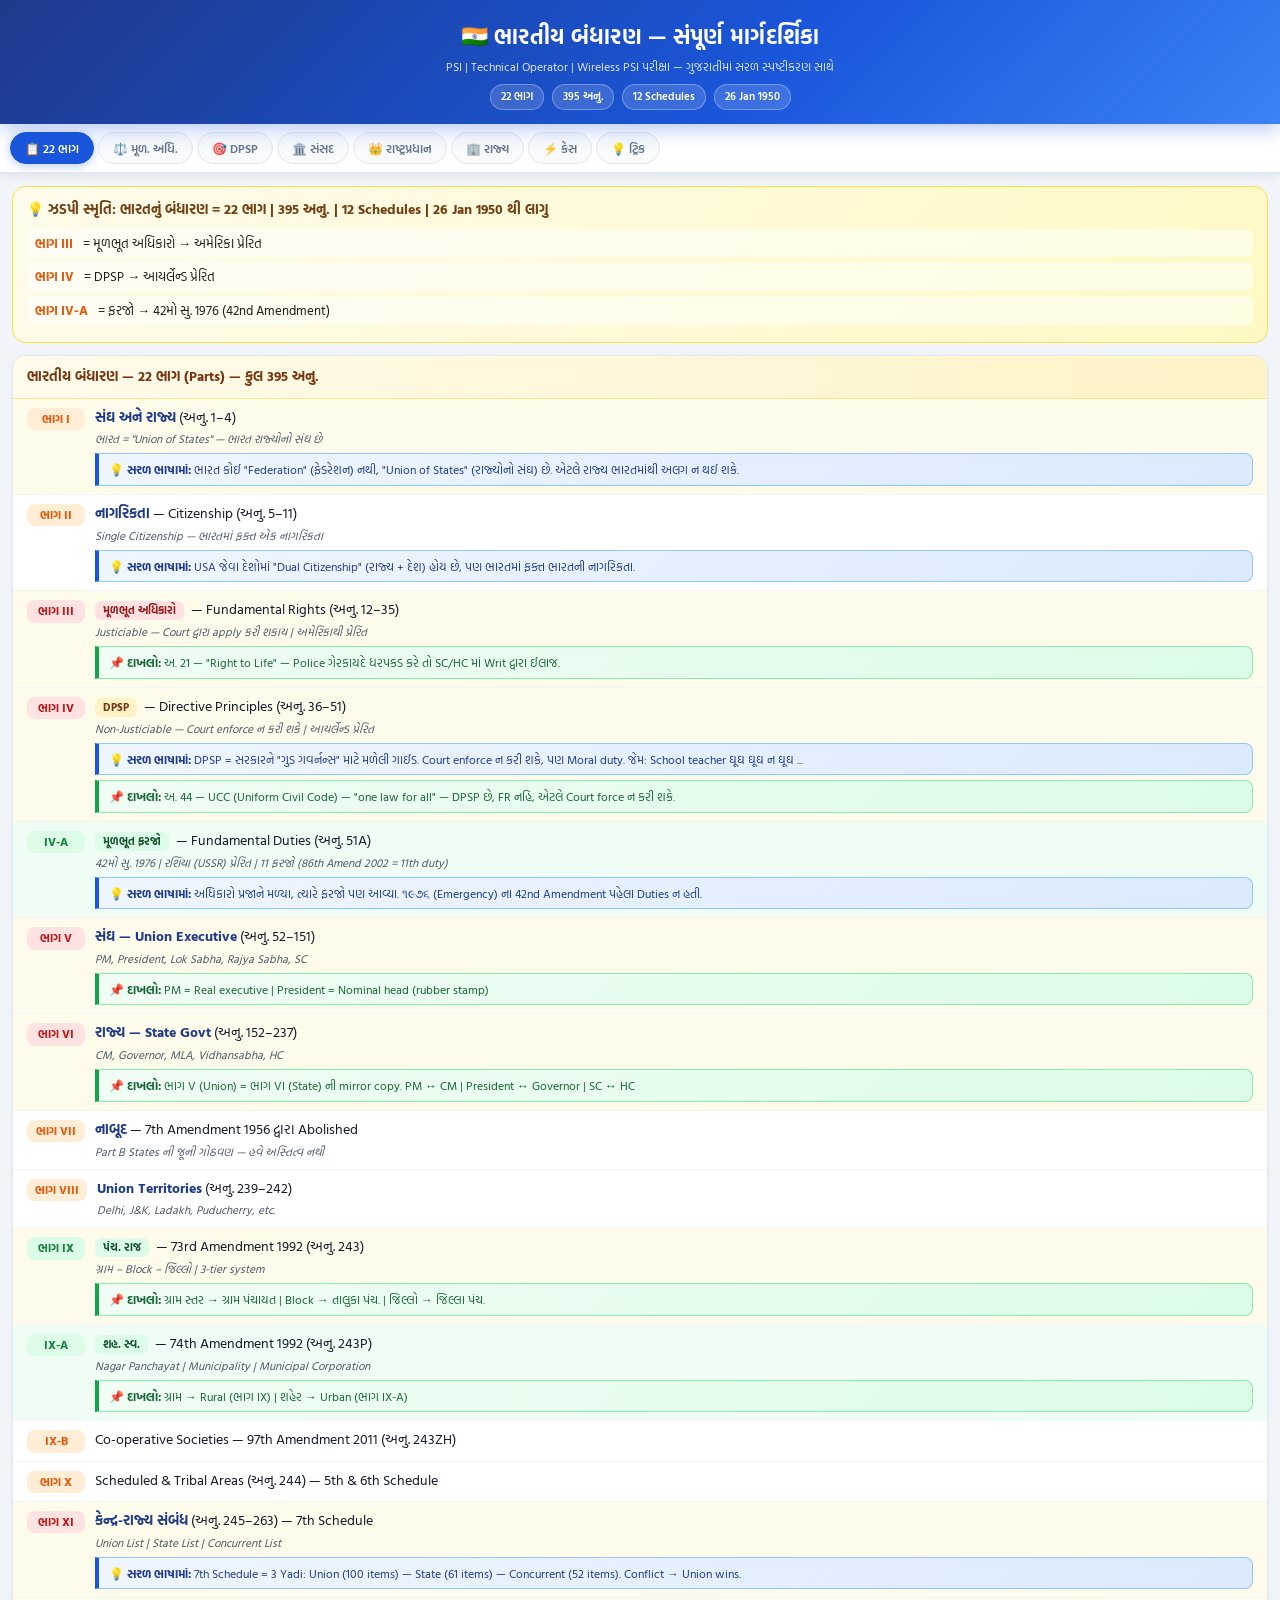
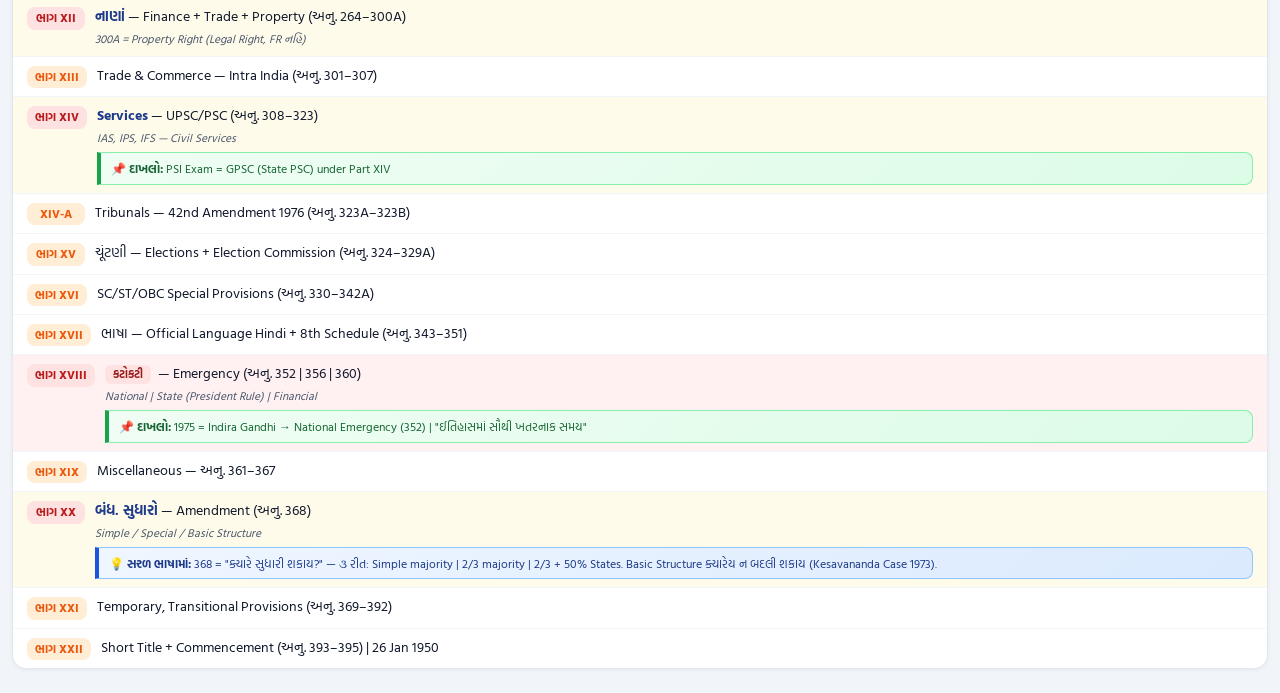
<file: indian constitution resources/index (1).html>
<!DOCTYPE html>
<html lang="gu">
<head>
  <meta charset="UTF-8">
  <meta name="viewport" content="width=device-width, initial-scale=1.0">
  <title>ભારતીય બંધારણ — સંપૂર્ણ માર્ગદર્શિકા</title>
  <link href="https://fonts.googleapis.com/css2?family=Hind+Vadodara:wght@300;400;500;600;700&family=Mukta:wght@400;600;700&display=swap" rel="stylesheet">
  <style>
    :root {
      --blue: #1a56db;
      --blue-light: #dbeafe;
      --blue-dark: #1e3a8a;
      --orange: #ea580c;
      --orange-light: #ffedd5;
      --green: #16a34a;
      --green-light: #dcfce7;
      --red: #dc2626;
      --red-light: #fee2e2;
      --yellow: #d97706;
      --yellow-light: #fef9c3;
      --purple: #7c3aed;
      --purple-light: #ede9fe;
      --bg: #f1f5f9;
      --card-bg: #ffffff;
      --border: #e2e8f0;
      --text: #0f172a;
      --text-light: #475569;
      --header-h: 70px;
    }
    * { box-sizing: border-box; margin: 0; padding: 0; }
    body {
      background: var(--bg);
      color: var(--text);
      font-family: 'Hind Vadodara', 'Mukta', sans-serif;
      font-size: 14px;
      line-height: 1.6;
    }

    /* ── HEADER ── */
    .header {
      background: linear-gradient(135deg, var(--blue-dark) 0%, var(--blue) 60%, #3b82f6 100%);
      color: #fff;
      padding: 18px 16px 14px;
      text-align: center;
      position: sticky;
      top: 0;
      z-index: 200;
      box-shadow: 0 4px 20px rgba(26,86,219,.35);
    }
    .header h1 { font-size: clamp(16px, 4vw, 22px); font-weight: 700; letter-spacing: .3px; }
    .header p { font-size: 12px; opacity: .85; margin-top: 4px; }
    .header-badges { display: flex; justify-content: center; gap: 8px; flex-wrap: wrap; margin-top: 8px; }
    .hbadge { background: rgba(255,255,255,.15); border: 1px solid rgba(255,255,255,.3); border-radius: 20px; padding: 3px 10px; font-size: 11px; font-weight: 600; }

    /* ── TABS ── */
    .tab-bar {
      background: #fff;
      border-bottom: 2px solid var(--border);
      overflow-x: auto;
      white-space: nowrap;
      -webkit-overflow-scrolling: touch;
      scrollbar-width: none;
      display: flex;
      gap: 4px;
      padding: 8px 10px;
      position: sticky;
      top: var(--header-h);
      z-index: 100;
      box-shadow: 0 2px 8px rgba(0,0,0,.07);
    }
    .tab-bar::-webkit-scrollbar { display: none; }
    .tab {
      display: inline-block;
      padding: 6px 14px;
      border: 1.5px solid var(--border);
      border-radius: 20px;
      background: #f8fafc;
      color: #64748b;
      font-size: 12px;
      font-weight: 600;
      cursor: pointer;
      white-space: nowrap;
      transition: all .2s;
      flex-shrink: 0;
      font-family: 'Hind Vadodara', sans-serif;
    }
    .tab:hover { background: var(--blue-light); color: var(--blue); border-color: #93c5fd; }
    .tab.on { background: var(--blue); color: #fff; border-color: var(--blue); box-shadow: 0 2px 10px rgba(26,86,219,.3); }

    /* ── SECTIONS ── */
    .sec { display: none; padding: 12px; animation: fadeIn .25s ease; }
    .sec.show { display: block; }
    @keyframes fadeIn { from { opacity: 0; transform: translateY(6px); } to { opacity: 1; transform: translateY(0); } }

    /* ── CARD ── */
    .card {
      background: var(--card-bg);
      border: 1px solid var(--border);
      border-radius: 14px;
      margin-bottom: 12px;
      overflow: hidden;
      box-shadow: 0 1px 4px rgba(0,0,0,.06);
    }
    .ch {
      padding: 10px 14px;
      background: #f8fafc;
      border-bottom: 1px solid var(--border);
      font-size: 13.5px;
      font-weight: 700;
      color: #1e293b;
      display: flex;
      align-items: center;
      gap: 8px;
    }
    .ch.imp { background: linear-gradient(90deg, #fffbeb, #fef3c7); border-bottom-color: #fde68a; color: #78350f; }
    .ch.blue { background: linear-gradient(90deg, #eff6ff, #dbeafe); border-bottom-color: #bfdbfe; color: #1e3a8a; }
    .ch.green { background: linear-gradient(90deg, #f0fdf4, #dcfce7); border-bottom-color: #86efac; color: #14532d; }
    .ch.red { background: linear-gradient(90deg, #fff1f2, #fee2e2); border-bottom-color: #fca5a5; color: #7f1d1d; }

    /* ── ROW ── */
    .row {
      display: flex;
      gap: 10px;
      padding: 8px 14px;
      border-bottom: 1px solid #f1f5f9;
      align-items: flex-start;
    }
    .row:last-child { border-bottom: none; }
    .row.hl { background: #fffbeb; }
    .row.hb { background: #eff6ff; }
    .row.hg { background: #f0fdf4; }
    .row.hr { background: #fff1f2; }
    .row.hp { background: #faf5ff; }

    .num {
      min-width: 58px;
      font-size: 11.5px;
      font-weight: 700;
      color: var(--orange);
      background: var(--orange-light);
      padding: 2px 8px;
      border-radius: 8px;
      text-align: center;
      flex-shrink: 0;
      margin-top: 1px;
    }
    .num.imp { color: #b91c1c; background: #fee2e2; }
    .num.grn { color: #15803d; background: #dcfce7; }
    .num.blu { color: #1d4ed8; background: #dbeafe; }

    .txt { font-size: 13.5px; color: var(--text); flex: 1; line-height: 1.55; }
    .txt b { color: var(--blue-dark); }
    .sm { font-size: 11.5px; color: var(--text-light); margin-top: 3px; display: block; font-style: italic; }

    /* ── EXAMPLE BOX ── */
    .eg {
      background: linear-gradient(135deg, #f0fdf4, #dcfce7);
      border: 1px solid #86efac;
      border-left: 4px solid var(--green);
      border-radius: 0 8px 8px 0;
      padding: 6px 10px;
      margin-top: 5px;
      font-size: 12px;
      color: #166534;
    }
    .eg::before { content: "📌 દાખલો: "; font-weight: 700; }

    /* ── SIMPLE EXPLAIN ── */
    .explain {
      background: linear-gradient(135deg, #eff6ff, #dbeafe);
      border: 1px solid #93c5fd;
      border-left: 4px solid var(--blue);
      border-radius: 0 8px 8px 0;
      padding: 6px 10px;
      margin-top: 5px;
      font-size: 12px;
      color: #1e3a8a;
    }
    .explain::before { content: "💡 સરળ ભાષામાં: "; font-weight: 700; }

    /* ── BADGES ── */
    .b {
      display: inline-block;
      padding: 1px 8px;
      border-radius: 6px;
      font-size: 11px;
      font-weight: 700;
      margin-right: 4px;
      white-space: nowrap;
    }
    .br { background: #fee2e2; color: #991b1b; }
    .bg { background: #dcfce7; color: #14532d; }
    .ba { background: #fef3c7; color: #78350f; }
    .bpu { background: var(--purple-light); color: #4c1d95; }
    .bi { background: var(--blue-light); color: #1e3a8a; }
    .bpk { background: #fce7f3; color: #9d174d; }

    /* ── GRID ── */
    .grid2 { display: grid; grid-template-columns: repeat(auto-fit, minmax(290px, 1fr)); gap: 12px; }

    /* ── TRICK BOX ── */
    .trick {
      background: linear-gradient(135deg, #fffbeb, #fef9c3);
      border: 1.5px solid #fde047;
      border-radius: 14px;
      padding: 12px 14px;
      margin-bottom: 12px;
    }
    .trick-t {
      font-size: 13.5px;
      font-weight: 700;
      color: #713f12;
      margin-bottom: 8px;
      display: flex;
      align-items: center;
      gap: 6px;
    }
    .trick-row {
      display: flex;
      gap: 10px;
      margin-bottom: 5px;
      align-items: flex-start;
      padding: 4px 8px;
      border-radius: 6px;
      background: rgba(255,255,255,.5);
    }
    .tr-key {
      min-width: 36px;
      font-size: 13px;
      font-weight: 700;
      color: var(--orange);
      flex-shrink: 0;
    }
    .tr-val { font-size: 13px; color: #1c1917; }

    /* ── CASE CARD ── */
    .case-card {
      background: #fff;
      border: 1px solid var(--border);
      border-left: 5px solid var(--blue);
      border-radius: 0 12px 12px 0;
      margin-bottom: 10px;
      overflow: hidden;
      box-shadow: 0 1px 4px rgba(0,0,0,.05);
    }
    .case-card.red { border-left-color: var(--red); }
    .case-card.green { border-left-color: var(--green); }
    .case-card.purple { border-left-color: var(--purple); }
    .case-h {
      padding: 8px 14px;
      background: #eff6ff;
      border-bottom: 1px solid #c7d2fe;
      font-size: 13px;
      font-weight: 700;
      color: #1e3a8a;
      display: flex;
      align-items: center;
      gap: 6px;
    }
    .case-card.red .case-h { background: #fff1f2; border-bottom-color: #fca5a5; color: #7f1d1d; }
    .case-card.green .case-h { background: #f0fdf4; border-bottom-color: #86efac; color: #14532d; }
    .case-card.purple .case-h { background: #faf5ff; border-bottom-color: #c4b5fd; color: #3b0764; }
    .case-b { padding: 8px 14px; font-size: 13px; color: #334155; }
    .star { color: #f59e0b; }

    /* ── NOTE ── */
    .note {
      font-size: 12px;
      color: #475569;
      padding: 7px 14px;
      background: #f8fafc;
      border-top: 1px solid var(--border);
    }

    /* ── PART HEADER BADGE ── */
    .part-hero {
      background: linear-gradient(135deg, #1e3a8a, #1a56db);
      color: #fff;
      padding: 10px 14px;
      border-radius: 10px;
      margin-bottom: 12px;
      display: flex;
      align-items: center;
      gap: 10px;
    }
    .part-hero .pnum { font-size: 22px; font-weight: 700; opacity: .7; }
    .part-hero .ptitle { font-size: 14px; font-weight: 700; }
    .part-hero .psub { font-size: 11.5px; opacity: .8; }

    /* ── RESPONSIVE ── */
    @media (max-width: 480px) {
      .grid2 { grid-template-columns: 1fr; }
      .header h1 { font-size: 15px; }
      .num { min-width: 48px; font-size: 11px; }
      .txt { font-size: 13px; }
    }
  </style>
</head>
<body>

<div class="header">
  <h1>🇮🇳 ભારતીય બંધારણ — સંપૂર્ણ માર્ગદર્શિકા</h1>
  <p>PSI | Technical Operator | Wireless PSI પરીક્ષા — ગુજરાતીમાં સરળ સ્પષ્ટીકરણ સાથે</p>
  <div class="header-badges">
    <span class="hbadge">22 ભાગ</span>
    <span class="hbadge">395 અનુ.</span>
    <span class="hbadge">12 Schedules</span>
    <span class="hbadge">26 Jan 1950</span>
  </div>
</div>

<div class="tab-bar" id="tabs">
  <button class="tab on" onclick="sw('bhag',this)">📋 22 ભાગ</button>
  <button class="tab" onclick="sw('fr',this)">⚖️ મૂળ. અધિ.</button>
  <button class="tab" onclick="sw('dpsp',this)">🎯 DPSP</button>
  <button class="tab" onclick="sw('sansad',this)">🏛️ સંસદ</button>
  <button class="tab" onclick="sw('rashtrap',this)">👑 રાષ્ટ્રપ્રધાન</button>
  <button class="tab" onclick="sw('rajyapal',this)">🏢 રાજ્ય</button>
  <button class="tab" onclick="sw('cases',this)">⚡ કેસ</button>
  <button class="tab" onclick="sw('trick',this)">💡 ટ્રિક</button>
</div>

<!-- ════════════════════════════════════════════
     TAB 1 — 22 BHAG
════════════════════════════════════════════ -->
<div class="sec show" id="bhag">
  <div class="trick">
    <div class="trick-t">💡 ઝડપી સ્મૃતિ: ભારતનું બંધારણ = 22 ભાગ | 395 અનુ. | 12 Schedules | 26 Jan 1950 થી લાગુ</div>
    <div class="trick-row"><span class="tr-key">ભાગ III</span><span class="tr-val">= મૂળભૂત અધિકારો → અમેરિકા પ્રેરિત</span></div>
    <div class="trick-row"><span class="tr-key">ભાગ IV</span><span class="tr-val">= DPSP → આયર્લેન્ડ પ્રેરિત</span></div>
    <div class="trick-row"><span class="tr-key">ભાગ IV-A</span><span class="tr-val">= ફરજો → 42મો સુ. 1976 (42nd Amendment)</span></div>
  </div>

  <div class="card">
    <div class="ch imp">ભારતીય બંધારણ — 22 ભાગ (Parts) — કુલ 395 અનુ.</div>
    <div class="row hl">
      <span class="num">ભાગ I</span>
      <span class="txt">
        <b>સંઘ અને રાજ્ય</b> (અનુ. 1–4)
        <span class="sm">ભારત = "Union of States" — ભારત રાજ્યોનો સંઘ છે</span>
        <div class="explain">ભારત કોઈ "Federation" (ફેડરેશન) નથી, "Union of States" (રાજ્યોનો સંઘ) છે. એટલે રાજ્ય ભારતમાંથી અલગ ન થઈ શકે.</div>
      </span>
    </div>
    <div class="row">
      <span class="num">ભાગ II</span>
      <span class="txt">
        <b>નાગરિકતા</b> — Citizenship (અનુ. 5–11)
        <span class="sm">Single Citizenship — ભારતમાં ફક્ત એક નાગરિકતા</span>
        <div class="explain">USA જેવા દેશોમાં "Dual Citizenship" (રાજ્ય + દેશ) હોય છે, પણ ભારતમાં ફક્ત ભારતની નાગરિકતા.</div>
      </span>
    </div>
    <div class="row hl">
      <span class="num imp">ભાગ III</span>
      <span class="txt">
        <span class="b br">મૂળભૂત અધિકારો</span> — Fundamental Rights (અનુ. 12–35)
        <span class="sm">Justiciable — Court દ્વારા apply કરી શકાય | અમેરિકાથી પ્રેરિત</span>
        <div class="eg">અ. 21 — "Right to Life" — Police ગેરકાયદે ધરપકડ કરે તો SC/HC માં Writ દ્વારા ઈલાજ.</div>
      </span>
    </div>
    <div class="row hl">
      <span class="num imp">ભાગ IV</span>
      <span class="txt">
        <span class="b ba">DPSP</span> — Directive Principles (અનુ. 36–51)
        <span class="sm">Non-Justiciable — Court enforce ન કરી શકે | આયર્લેન્ડ પ્રેરિત</span>
        <div class="explain">DPSP = સરકારને "ગુડ ગવર્નન્સ" માટે મળેલી ગાઈડ. Court enforce ન કરી શકે, પણ Moral duty. જેમ: School teacher ઘૂઘ ઘૂઘ ન ઘૂઘ ...</div>
        <div class="eg">અ. 44 — UCC (Uniform Civil Code) — "one law for all" — DPSP છે, FR નહિ, એટલે Court force ન કરી શકે.</div>
      </span>
    </div>
    <div class="row hg">
      <span class="num grn">IV-A</span>
      <span class="txt">
        <span class="b bg">મૂળભૂત ફરજો</span> — Fundamental Duties (અનુ. 51A)
        <span class="sm">42મો સુ. 1976 | રશિયા (USSR) પ્રેરિત | 11 ફરજો (86th Amend 2002 = 11th duty)</span>
        <div class="explain">અધિકારો પ્રજાને મળ્યા, ત્યારે ફરજો પણ આવ્યા. ૧૯૭૬ (Emergency) ના 42nd Amendment પહેલા Duties ન હતી.</div>
      </span>
    </div>
    <div class="row hl">
      <span class="num imp">ભાગ V</span>
      <span class="txt">
        <b>સંઘ — Union Executive</b> (અનુ. 52–151)
        <span class="sm">PM, President, Lok Sabha, Rajya Sabha, SC</span>
        <div class="eg">PM = Real executive | President = Nominal head (rubber stamp)</div>
      </span>
    </div>
    <div class="row hl">
      <span class="num imp">ભાગ VI</span>
      <span class="txt">
        <b>રાજ્ય — State Govt</b> (અનુ. 152–237)
        <span class="sm">CM, Governor, MLA, Vidhansabha, HC</span>
        <div class="eg">ભાગ V (Union) = ભાગ VI (State) ની mirror copy. PM ↔ CM | President ↔ Governor | SC ↔ HC</div>
      </span>
    </div>
    <div class="row">
      <span class="num">ભાગ VII</span>
      <span class="txt">
        <b>નાબૂદ</b> — 7th Amendment 1956 દ્વારા Abolished
        <span class="sm">Part B States ની જૂની ગોઠવણ — હવે અસ્તિત્વ નથી</span>
      </span>
    </div>
    <div class="row">
      <span class="num">ભાગ VIII</span>
      <span class="txt">
        <b>Union Territories</b> (અનુ. 239–242)
        <span class="sm">Delhi, J&K, Ladakh, Puducherry, etc.</span>
      </span>
    </div>
    <div class="row hl">
      <span class="num grn">ભાગ IX</span>
      <span class="txt">
        <span class="b bg">પંચ. રાજ</span> — 73rd Amendment 1992 (અનુ. 243)
        <span class="sm">ગ્રામ – Block – જિલ્લો | 3-tier system</span>
        <div class="eg">ગ્રામ સ્તર → ગ્રામ પંચાયત | Block → તાલુકા પંચ. | જિલ્લો → જિલ્લા પંચ.</div>
      </span>
    </div>
    <div class="row hg">
      <span class="num grn">IX-A</span>
      <span class="txt">
        <span class="b bg">શહ. સ્વ.</span> — 74th Amendment 1992 (અનુ. 243P)
        <span class="sm">Nagar Panchayat | Municipality | Municipal Corporation</span>
        <div class="eg">ગ્રામ → Rural (ભાગ IX) | શહેર → Urban (ભાગ IX-A)</div>
      </span>
    </div>
    <div class="row">
      <span class="num">IX-B</span>
      <span class="txt">Co-operative Societies — 97th Amendment 2011 (અનુ. 243ZH)</span>
    </div>
    <div class="row">
      <span class="num">ભાગ X</span>
      <span class="txt">Scheduled & Tribal Areas (અનુ. 244) — 5th & 6th Schedule</span>
    </div>
    <div class="row hl">
      <span class="num imp">ભાગ XI</span>
      <span class="txt">
        <b>કેન્દ્ર-રાજ્ય સંબંધ</b> (અનુ. 245–263) — 7th Schedule
        <span class="sm">Union List | State List | Concurrent List</span>
        <div class="explain">7th Schedule = 3 Yadi: Union (100 items) — State (61 items) — Concurrent (52 items). Conflict → Union wins.</div>
      </span>
    </div>
    <div class="row hl">
      <span class="num imp">ભાગ XII</span>
      <span class="txt">
        <b>નાણાં</b> — Finance + Trade + Property (અનુ. 264–300A)
        <span class="sm">300A = Property Right (Legal Right, FR નહિ)</span>
      </span>
    </div>
    <div class="row">
      <span class="num">ભાગ XIII</span>
      <span class="txt">Trade & Commerce — Intra India (અનુ. 301–307)</span>
    </div>
    <div class="row hl">
      <span class="num imp">ભાગ XIV</span>
      <span class="txt">
        <b>Services</b> — UPSC/PSC (અનુ. 308–323)
        <span class="sm">IAS, IPS, IFS — Civil Services</span>
        <div class="eg">PSI Exam = GPSC (State PSC) under Part XIV</div>
      </span>
    </div>
    <div class="row">
      <span class="num">XIV-A</span>
      <span class="txt">Tribunals — 42nd Amendment 1976 (અનુ. 323A–323B)</span>
    </div>
    <div class="row">
      <span class="num">ભાગ XV</span>
      <span class="txt">ચૂંટણી — Elections + Election Commission (અનુ. 324–329A)</span>
    </div>
    <div class="row">
      <span class="num">ભાગ XVI</span>
      <span class="txt">SC/ST/OBC Special Provisions (અનુ. 330–342A)</span>
    </div>
    <div class="row">
      <span class="num">ભાગ XVII</span>
      <span class="txt">ભાષા — Official Language Hindi + 8th Schedule (અનુ. 343–351)</span>
    </div>
    <div class="row hr">
      <span class="num imp">ભાગ XVIII</span>
      <span class="txt">
        <span class="b br">કટોકટી</span> — Emergency (અનુ. 352 | 356 | 360)
        <span class="sm">National | State (President Rule) | Financial</span>
        <div class="eg">1975 = Indira Gandhi → National Emergency (352) | "ઈતિહાસમાં સૌથી ખતરનાક સમય"</div>
      </span>
    </div>
    <div class="row">
      <span class="num">ભાગ XIX</span>
      <span class="txt">Miscellaneous — અનુ. 361–367</span>
    </div>
    <div class="row hl">
      <span class="num imp">ભાગ XX</span>
      <span class="txt">
        <b>બંધ. સુધારો</b> — Amendment (અનુ. 368)
        <span class="sm">Simple / Special / Basic Structure</span>
        <div class="explain">368 = "ક્યારે સુધારી શકાય?" — ૩ રીત: Simple majority | 2/3 majority | 2/3 + 50% States. Basic Structure ક્યારેય ન બદલી શકાય (Kesavananda Case 1973).</div>
      </span>
    </div>
    <div class="row">
      <span class="num">ભાગ XXI</span>
      <span class="txt">Temporary, Transitional Provisions (અનુ. 369–392)</span>
    </div>
    <div class="row">
      <span class="num">ભાગ XXII</span>
      <span class="txt">Short Title + Commencement (અનુ. 393–395) | 26 Jan 1950</span>
    </div>
  </div>
</div>

<!-- ════════════════════════════════════════════
     TAB 2 — FUNDAMENTAL RIGHTS (FR)
════════════════════════════════════════════ -->
<div class="sec" id="fr">
  <div class="trick">
    <div class="trick-t">💡 ટ્રિક: 6 Fundamental Rights = "સ સ્વ શો ધ સ સ"</div>
    <div class="trick-row"><span class="tr-key">સ</span><span class="tr-val">સમાનતા (14–18) — Right to Equality</span></div>
    <div class="trick-row"><span class="tr-key">સ્વ</span><span class="tr-val">સ્વાતંત્ર્ય (19–22) — Right to Freedom</span></div>
    <div class="trick-row"><span class="tr-key">શો</span><span class="tr-val">શોષણ વિ. (23–24) — Against Exploitation</span></div>
    <div class="trick-row"><span class="tr-key">ધ</span><span class="tr-val">ધર્મ સ્વ. (25–28) — Freedom of Religion</span></div>
    <div class="trick-row"><span class="tr-key">સ</span><span class="tr-val">સાંસ્કૃ. (29–30) — Cultural & Educational</span></div>
    <div class="trick-row"><span class="tr-key">સ</span><span class="tr-val">સાંવૈ. ઇ. (32–35) — Constitutional Remedies</span></div>
    <div style="padding:6px 8px;font-size:12px;color:#713f12;background:rgba(255,255,255,.5);border-radius:6px;margin-top:6px;">⚠️ <b>Note:</b> Property (31) = FR ન રહ્યો | 44th Amendment 1978 → 300A (Legal Right)</div>
  </div>

  <div class="card">
    <div class="ch imp">🔍 રાજ્ય (State) ની વ્યાખ્યા — Art. 12</div>
    <div class="row hl">
      <span class="num imp">12</span>
      <span class="txt">
        <b>'State' = સરકાર + સંસદ + રાજ્ય વિધાનસભા + Local Authorities + Statutory Bodies</b>
        <span class="sm">LIC, ONGC, SBI = 'State' ગણાય | FR apply</span>
        <div class="explain">FR ભૂલવા ફક્ત "Government" ભૂલ ન કરે. LIC, ONGC જેવી PSU (Public Companies) પણ FR ભૂલ ન કરી શકે.</div>
        <div class="eg">SBI (Bank) ગ્રાહક સાથે ભેદ-ભાવ રાખે → Art. 14 ভাઙ → Court જઈ શકો.</div>
      </span>
    </div>
  </div>

  <div class="card">
    <div class="ch imp">⚖️ ન્યાયિક પુનરાવલોકન — Art. 13</div>
    <div class="row hl">
      <span class="num imp">13</span>
      <span class="txt">
        <b>FR સાથે અસંગત (Inconsistent) કોઈ પણ કાયદો = Void (રદ)</b>
        <span class="sm">Pre-constitutional Laws (1950 પહેલા) + Post-constitutional Laws (1950 પછી)</span>
        <div class="explain">Judicial Review = Court ની "Power to Strike Down". સરકાર FR ઘૂઘ ઘૂઘ ઘૂઘ .... — ન કઈ, court reject.</div>
        <div class="eg">Parliament law pass: "Muslim women Court નહિ જઈ શકે" → Art. 14 ऀ ਤ ਤ (Equality) ভাẩg → SC void declare.</div>
      </span>
    </div>
  </div>

  <!-- RIGHT 1 -->
  <div class="card">
    <div class="ch imp">1️⃣ સમાનતાનો અધિકાર — Right to Equality (14–18)</div>
    <div class="row hl">
      <span class="num imp">14</span>
      <span class="txt">
        <b>કાયદા સમક્ષ સમાનતા — Rule of Law</b>
        <span class="sm">England (Dicey) + America | "Law is equal for all"</span>
        <div class="explain">PM, CM, Collector — સૌ Legal court સામે equal. કોઈ "above the law" નથી.</div>
        <div class="eg">PM Modi ને Court summon આવ્યો → જવું પડશે. "Rule of Law" — 14 under.</div>
      </span>
    </div>
    <div class="row hl">
      <span class="num imp">15</span>
      <span class="txt">
        <b>ધર્મ/જ્ઞાતિ/લિ./જ./RP ના આધારે ભેદ-ભાવ નહિ</b>
        <span class="sm">15(3) = Women/Child special provision OK | 15(4) = SC/ST backward class OK</span>
        <div class="eg">Hotel: "Hindu only" — Art. 15 violation | Government school: "Boys only admission" → Art. 15(1) violation.</div>
      </span>
    </div>
    <div class="row">
      <span class="num">16</span>
      <span class="txt">
        <b>સ. નિ. ની સ. ક.માં સ. અવ.</b> — Equal Opportunity in Public Employment
        <span class="sm">16(4) = Reservation for SC/ST/OBC valid | Indra Sawhney Case</span>
        <div class="eg">Government job: Caste/Religion આધારે રોકી ન શકાય. Reservation 16(4) = Exception (છૂટ).</div>
      </span>
    </div>
    <div class="row hl">
      <span class="num imp">17</span>
      <span class="txt">
        <span class="b br">અસ્પૃ. નાબૂ.</span> — <b>Untouchability Abolished</b>
        <span class="sm">Punishable offence | Protection of Civil Rights Act 1955</span>
        <div class="explain">Untouchability = ગુનો. ૧૯૫૫ Act = offence. ₹500 fine + jail.</div>
        <div class="eg">"ઊંચી જ્ઞાતિ"ની well-water 'lower caste' use ન કરે → ૧૭ violation → Punishable.</div>
      </span>
    </div>
    <div class="row">
      <span class="num">18</span>
      <span class="txt">
        <b>Titles નાબૂદ</b> — Rai Bahadur, Khan Bahadur, etc. banned
        <span class="sm">Military (Param Vir Chakra) + Academic (PhD, MBBS) titles OK</span>
      </span>
    </div>
  </div>

  <!-- RIGHT 2 -->
  <div class="card">
    <div class="ch imp">2️⃣ સ્વાતંત્ર્ય અધિકાર — Right to Freedom (19–22)</div>
    <div class="row hl">
      <span class="num imp">19</span>
      <span class="txt">
        <b>6 Freedom: વ+સ+સ+ગ+ર+ધ</b>
        <span class="sm">(a)વાણી (b)Assembly (c)Association (d)ગতি (e)Residence (f)Profession</span>
        <div class="eg">19(1)(a) = Facebook post, Protest, Press freedom. "7th freedom (ress) 44th Amendment 1978 → remove."</div>
      </span>
    </div>
    <div class="row">
      <span class="num">20</span>
      <span class="txt">
        <b>ગ. સ. ર.</b> — 3 Protections:
        <span class="sm">① Double Jeopardy: same crime twice trial नहि | ② Self-Incrimination: ખુદ witness ন |③ Ex-post-facto: past crime nahi</span>
        <div class="eg">Court: "Same case twice!" → 20(2) = Double Jeopardy violation.</div>
      </span>
    </div>
    <div class="row hl">
      <span class="num imp">21</span>
      <span class="txt">
        <span class="b br">Right to Life — સૌથી મહત્ત્વ</span>
        <span class="sm">Maneka Gandhi Case 1978: "Procedure must be Fair, Just, Reasonable" | Privacy 2017</span>
        <div class="explain">21 = "Life" = ફક્ત breathing alive नहि — Dignified life (ગરિમા), Privacy, Travel abroad, Live with family, Free from torture — બધું 21 under.</div>
        <div class="eg">Police torture → Art. 21 | Prison में baat करने का right → Art. 21 | Right to privacy (Puttaswamy 2017) → Art. 21</div>
      </span>
    </div>
    <div class="row hg">
      <span class="num grn">21A</span>
      <span class="txt">
        <span class="b bg">6–14 Age = Free Education</span>
        <span class="sm">86th Amendment 2002 | RTE Act 2009</span>
        <div class="eg">6-14 year child → Government school → Free + Compulsory education. Private school 25% RTE seat .</div>
      </span>
    </div>
    <div class="row">
      <span class="num">22</span>
      <span class="txt">
        <b>ધ. સ. ર.</b> — Detention Safeguards
        <span class="sm">24 Hrs → Magistrate | Lawyer right | Preventive Detention (44th Amend)</span>
        <div class="eg">Police arrest → 24 Hr में Magistrate के सामने → Lawyer right. India में bail system = Art. 22.</div>
      </span>
    </div>
  </div>

  <!-- RIGHT 3 -->
  <div class="card">
    <div class="ch">3️⃣ શોષણ વિ. — Against Exploitation (23–24)</div>
    <div class="row">
      <span class="num">23</span>
      <span class="txt">
        <b>Human Trafficking + Begar (Forced Labour) — નિ.</b>
        <span class="sm">Devaswom Board Case | State can compel military service</span>
        <div class="eg">Village सरपंच forced free work → Art. 23 violation | Bonded Labour = Art. 23 violation.</div>
      </span>
    </div>
    <div class="row">
      <span class="num">24</span>
      <span class="txt">
        <b>14 Year — Child Labour — Factory/Mine — નિ.</b>
        <span class="sm">Child Labour Act 1986, Amendment 2016 | Home/Agriculture = NOT banned</span>
        <div class="eg">10 year boy → Carpet factory → Art. 24 violation → FIR under Child Labour Act.</div>
      </span>
    </div>
  </div>

  <!-- RIGHT 4 -->
  <div class="card">
    <div class="ch">4️⃣ ધર્મ સ્વ. — Freedom of Religion (25–28)</div>
    <div class="row">
      <span class="num">25</span>
      <span class="txt">
        <b>Conscience + ધ. ઉ. + ઉ. + પ.</b>
        <span class="sm">Subject to public order, morality, health</span>
        <div class="eg">Hindu, Muslim, Christian = ধর্ম practice, propagate, profess right. Temple, Mosque, Church = OK. But "Human Sacrifice" = NOT OK (public order).</div>
      </span>
    </div>
    <div class="row"><span class="num">26</span><span class="txt">ધ. સ. ની સ્ — Religious Institution Establish & Manage<span class="sm">Property own, manage right (religious denominations)</span></span></div>
    <div class="row"><span class="num">27</span><span class="txt"><b>No Religious Tax</b> — ধর্ম খরচ for Tax nahi<span class="sm">Government tax collected for religious purpose = violation</span></span></div>
    <div class="row"><span class="num">28</span><span class="txt"><b>State School — No compulsory Religious Instruction</b><span class="sm">Aided Schools may teach religion (opt-out allowed)</span></span></div>
  </div>

  <!-- RIGHT 5 -->
  <div class="card">
    <div class="ch">5️⃣ સાંસ્કૃ./શૈ. — Culture & Education (29–30)</div>
    <div class="row">
      <span class="num">29</span>
      <span class="txt">
        <b>Minority Language/Script/Culture — রক্ষ.</b>
        <span class="sm">Any section of citizens (minority or majority)</span>
        <div class="eg">Gujarati medium school Gujarat में → Art. 29 = protect language, script, culture.</div>
      </span>
    </div>
    <div class="row hl">
      <span class="num imp">30</span>
      <span class="txt">
        <b>Minority Educational Institutions — Establish + Manage</b>
        <span class="sm">St. Xavier's Case | Aligarh Muslim University | Religious + Linguistic minority</span>
        <div class="eg">Muslim minority → AMU establish + manage right | Christian minority → St. Xavier's College manage right → Art. 30 protect.</div>
      </span>
    </div>
  </div>

  <!-- RIGHT 6 - PROPERTY -->
  <div class="card">
    <div class="ch">6️⃣ મિલકત — Property Right (31 → 300A)</div>
    <div class="row hl">
      <span class="num imp">31</span>
      <span class="txt">
        <b>Right to Property — FR ❌ → Legal Right ✅</b>
        <span class="sm">44th Amendment 1978 → Art. 31 remove → Art. 300A (Legal right, FR नहि)</span>
        <div class="explain">Property right 1978 सुधी FR हता. Indira Gandhi land reforms। 44th Amend = now just Legal right. Court में जाओ, पर FR नहि.</div>
      </span>
    </div>
  </div>

  <!-- RIGHT 7 - WRITS -->
  <div class="card">
    <div class="ch imp">7️⃣ સાંવૈ. ઇ. — Constitutional Remedies (32–35)</div>
    <div class="row hl">
      <span class="num imp">32</span>
      <span class="txt">
        <span class="b br">ડો. આંબેડકર = "FR ना Heart & Soul"</span>
        <b>— SC में Writ right</b>
        <span class="sm">5 Writs: HC / MA / PR / CE / QW | Art. 226 = HC can also issue writs</span>
        <div class="explain">32 = Supreme Court में directly जाने का right when FR violated. 226 = HC में जाने का right. 226 = wider (FR + other rights).</div>
      </span>
    </div>
    <div class="row"><span class="num">33</span><span class="txt">સંસદ — Army/Police ने FR पर limit<span class="sm">Discipline के लिए restriction</span></span></div>
    <div class="row"><span class="num">34</span><span class="txt">Martial Law क्षेत्र में FR suspend possible</span></div>
    <div class="row"><span class="num">35</span><span class="txt">FR ना implement कानून = Only Parliament बना शके</span></div>
    <div class="note">
      <b>5 Writs (PSI Exam Very IMP):</b><br>
      <span class="b br">HC</span> = Habeas Corpus = "Body लाओ" — Illegal detention challenge |
      <span class="b bi">MA</span> = Mandamus = "Do it!" — Public duty enforce |
      <span class="b ba">PR</span> = Prohibition = "Stop!" — Lower court ne rok |
      <span class="b bg">CE</span> = Certiorari = "Case upar transfer" — Wrong decision quash |
      <span class="b bpu">QW</span> = Quo Warranto = "किस अधिकार से?" — Illegal office holder
    </div>
  </div>
</div>

<!-- ════════════════════════════════════════════
     TAB 3 — DPSP
════════════════════════════════════════════ -->
<div class="sec" id="dpsp">
  <div class="trick">
    <div class="trick-t">💡 ટ્રિક: DPSP 3 Types = "સ ગ ઉ" | Ireland | Non-Justiciable</div>
    <div class="trick-row"><span class="tr-key">સ</span><span class="tr-val">Socialistic — 38, 39, 39A, 41, 42, 43, 43B, 47</span></div>
    <div class="trick-row"><span class="tr-key">ગ</span><span class="tr-val">Gandhian — 40, 43, 46, 47, 48</span></div>
    <div class="trick-row"><span class="tr-key">ઉ</span><span class="tr-val">Liberal — 44, 45, 48A, 49, 50, 51</span></div>
    <div style="padding:6px 8px;background:rgba(255,255,255,.6);border-radius:6px;margin-top:6px;font-size:12px;color:#713f12;">
      ⚖️ DPSP vs FR: Conflict → FR wins | Minerva Mills 1980: FR + DPSP balance must
    </div>
  </div>

  <div class="card">
    <div class="ch imp">🏭 Socialistic Principles — સમાજવાદી</div>
    <div class="row hl">
      <span class="num imp">38</span>
      <span class="txt">
        <b>Welfare State — Social Order</b>
        <span class="sm">38(1)=Social order | 38(2)=Inequality reduce</span>
        <div class="explain">Government = "welfare" (welfare) State. ફક્ત economy grow नहि, inequality पण ઘटाओ.</div>
      </span>
    </div>
    <div class="row hl">
      <span class="num imp">39</span>
      <span class="txt">
        <b>Equal Pay + Resource distribution</b>
        <span class="sm">39(a)=Adequate livelihood | 39(b)=Material resources distribution | 39(d)=Equal Pay Equal Work</span>
        <div class="eg">Male-Female same work → same pay → 39(d). Government ignore → PIL possible.</div>
      </span>
    </div>
    <div class="row hg">
      <span class="num grn">39A</span>
      <span class="txt">
        <b>Free Legal Aid — Equal Justice</b>
        <span class="sm">42nd Amendment 1976 | Poor cannot afford lawyer → State provide</span>
        <div class="eg">Gareeb accused → free lawyer (Legal Services Authority). 39A ना reason থেকে. India में NALSA (National Legal Services Authority).</div>
      </span>
    </div>
    <div class="row"><span class="num">41</span><span class="txt">Right to Work, Education, Public Assistance</span></div>
    <div class="row"><span class="num">42</span><span class="txt"><b>Just & Humane Work + Maternity Relief</b><span class="sm">Maternity Benefit Act 1961</span></span></div>
    <div class="row">
      <span class="num">43</span>
      <span class="txt">
        <b>Living Wage + Cottage Industries</b>
        <span class="sm">43A=Workers in Management | 43B=Co-operatives</span>
        <div class="eg">Minimum wage above "Living Wage" = 43 goal. Khadi + village industry = 43.</div>
      </span>
    </div>
    <div class="row"><span class="num">47</span><span class="txt">Nutrition + Health + Prohibition<span class="sm">Government Liquor ban effort = 47</span></span></div>
  </div>

  <div class="card">
    <div class="ch green">🌿 Gandhian Principles — ગાંધીવાદી</div>
    <div class="row hl">
      <span class="num imp">40</span>
      <span class="txt">
        <b>Gram Panchayat — Village self-govt</b>
        <span class="sm">Gram Swaraj — Gandhi ना vision | 73rd Amendment 1992 थी implement</span>
        <div class="eg">"Village में Power to the People" = Gandhi ना Gram Swaraj dream → Art. 40 DPSP → 73rd Amend 1992 finally implemented.</div>
      </span>
    </div>
    <div class="row"><span class="num">43</span><span class="txt">Cottage Industry — Khadi promotion</span></div>
    <div class="row"><span class="num">46</span><span class="txt">SC/ST + Weaker sections — Educational & Economic uplift</span></div>
    <div class="row"><span class="num">47</span><span class="txt">Intoxicating Drinks ban — Prohibition<span class="sm">Gujarat = Dry State (Prohibition)</span></span></div>
    <div class="row">
      <span class="num">48</span>
      <span class="txt">
        <b>Cow Slaughter ban + Agriculture + Animal Husbandry</b>
        <span class="sm">Gau Raksha = Art. 48 DPSP</span>
        <div class="eg">Cow Slaughter ban Laws = Art. 48 DPSP ना basis पर. DPSP = Court enforce नहि करे, but State can make law.</div>
      </span>
    </div>
  </div>

  <div class="card">
    <div class="ch blue">📚 Liberal Principles — ઉદારવાદી</div>
    <div class="row hl">
      <span class="num imp">44</span>
      <span class="txt">
        <span class="b bpu">Uniform Civil Code — UCC</span>
        <span class="sm">Gujarat/Goa — partially UCC | Big debate topic | DPSP, FR नहि</span>
        <div class="explain">UCC = एक देश, एक कानून (Marriage, Divorce, Property for all religions). Goa = Only state with UCC. Still DPSP = not mandatory.</div>
        <div class="eg">Muslim = 4 shaadi allowed (Personal Law) | UCC = all same. Currently DPSP = Court enforce नहि कर सके.</div>
      </span>
    </div>
    <div class="row">
      <span class="num">45</span>
      <span class="txt">Early Childhood Care — Under 6 age<span class="sm">86th Amendment → 6-14 to 21A | 0-6 still in 45</span></span>
    </div>
    <div class="row">
      <span class="num">48A</span>
      <span class="txt">Environment Protection + Forest<span class="sm">42nd Amendment 1976 | Environment Protection Act 1986</span></span>
    </div>
    <div class="row"><span class="num">49</span><span class="txt">Monument Protection — ASI care</span></div>
    <div class="row hl">
      <span class="num imp">50</span>
      <span class="txt">
        <b>Separation of Judiciary & Executive</b>
        <span class="sm">Very IMP DPSP | Independent Judiciary = Basic Structure</span>
        <div class="explain">Judge = Independent. Government (Executive) ने Judge पर pressure न हो. Art. 50 = separation की goal.</div>
      </span>
    </div>
    <div class="row"><span class="num">51</span><span class="txt">International Peace + UN + International Law</span></div>
  </div>

  <div class="card">
    <div class="ch imp">⚡ Fundamental Duties — 11 ফরজ (51A)</div>
    <div class="trick" style="margin:8px;border-radius:8px;">
      <div class="trick-t">💡 ટ્રિક: 11 Duties = "RI BAPES PCE"</div>
      <div class="trick-row"><span class="tr-key">R</span><span class="tr-val">Respect Constitution/National Flag/Anthem</span></div>
      <div class="trick-row"><span class="tr-key">I</span><span class="tr-val">Independence movement ideals cherish</span></div>
      <div class="trick-row"><span class="tr-key">B</span><span class="tr-val">Be sovereign/unity/integrity</span></div>
      <div class="trick-row"><span class="tr-key">A</span><span class="tr-val">Armed forces defend</span></div>
      <div class="trick-row"><span class="tr-key">P</span><span class="tr-val">Promote harmony + brotherhood</span></div>
      <div class="trick-row"><span class="tr-key">E</span><span class="tr-val">Ensure cultural heritage preserve</span></div>
      <div class="trick-row"><span class="tr-key">S</span><span class="tr-val">Scientific temper develop</span></div>
      <div class="trick-row"><span class="tr-key">P</span><span class="tr-val">Public property protect</span></div>
      <div class="trick-row"><span class="tr-key">C</span><span class="tr-val">Collective activity excellence strive</span></div>
      <div class="trick-row"><span class="tr-key">E</span><span class="tr-val">Environment (forest, rivers, wildlife) protect</span></div>
      <div class="trick-row"><span class="tr-key">+1</span><span class="tr-val">86th Amend 2002: Children 6-14 Education (11th duty)</span></div>
    </div>
  </div>
</div>

<!-- ════════════════════════════════════════════
     TAB 4 — SANSAD
════════════════════════════════════════════ -->
<div class="sec" id="sansad">
  <div class="grid2">
    <div class="card">
      <div class="ch imp">🏛️ લોક સભા — Art. 81</div>
      <div class="row hl">
        <span class="num imp">સભ્ય</span>
        <span class="txt">
          <b>550 max (530 State + 20 UT)</b>
          <span class="sm">હાળ: 543 elected | Preamble "Lower House"</span>
          <div class="explain">LS = "People's House" — Direct election by public. 18+ vote right (61st Amendment 1989).</div>
        </span>
      </div>
      <div class="row hl">
        <span class="num imp">Speaker</span>
        <span class="txt">
          <b>Om Birla (2024)</b>
          <span class="sm">Money Bill certify | Casting Vote | Presides | LS members elect</span>
          <div class="eg">Money Bill = LS Speaker certify. RS = ફક્ત 14 days suggest. Speaker Final.</div>
        </span>
      </div>
      <div class="row">
        <span class="num">Deputy</span>
        <span class="txt">Jagdambika Pal<span class="sm">Speaker absent = Deputy chair</span></span>
      </div>
      <div class="row">
        <span class="num">ગa. gu.</span>
        <span class="txt">5 Year | President dissolve earlier<span class="sm">Emergency → extend | Normal → 5 year fixed</span></span>
      </div>
      <div class="row hl">
        <span class="num imp">Money Bill</span>
        <span class="txt">
          <b>LS only introduce | RS = 14 days suggest only</b>
          <span class="sm">Art. 110 | Speaker certifies</span>
          <div class="explain">Money Bill (Tax, Budget) = LS start. RS = advise only, reject cannot. LS = Final power.</div>
        </span>
      </div>
      <div class="row">
        <span class="num">Quorum</span>
        <span class="txt">1/10 = 55 members (Art. 100)</span>
      </div>
      <div class="row hg">
        <span class="num grn">Joint Sitting</span>
        <span class="txt">
          <b>Art. 108 — Deadlock → President call</b>
          <span class="sm">LS + RS = together | LS prevails (more members)</span>
          <div class="eg">Ordinary Bill deadlock → Joint Sitting → LS = 543, RS = 250 → LS wins. Money Bill = Joint Sitting नहिं.</div>
        </span>
      </div>
    </div>

    <div class="card">
      <div class="ch imp">🏛️ રાજ્ય સભા — Art. 80</div>
      <div class="row hl">
        <span class="num imp">સભ્ય</span>
        <span class="txt">
          <b>250 max (238 elected + 12 President nominate)</b>
          <span class="sm">Art. 80 | Permanent House — Dissolve ন হায়</span>
          <div class="explain">RS = "Upper House" / "States' House". States represent here. Permanent = never dissolve.</div>
        </span>
      </div>
      <div class="row hl">
        <span class="num imp">Chair</span>
        <span class="txt">
          <b>VP of India (Ex-officio Chairman)</b>
          <span class="sm">Jagdeep Dhankhar — Vice President</span>
        </span>
      </div>
      <div class="row">
        <span class="num">Deputy</span>
        <span class="txt">Harivansh Narayan Singh<span class="sm">RS members elect</span></span>
      </div>
      <div class="row">
        <span class="num">Term</span>
        <span class="txt">Permanent — 1/3 retire every 2 years | Each member = 6 year</span>
      </div>
      <div class="row hl">
        <span class="num imp">Special</span>
        <span class="txt">
          <b>Art. 249: State matter → Parliament bill</b>
          <span class="sm">Art. 312: All India Service create | RS = States protect</span>
          <div class="eg">RS pass resolution (2/3) → Parliament can legislate on State List. States protect करने वाला House.</div>
        </span>
      </div>
      <div class="row">
        <span class="num">12 Nom.</span>
        <span class="txt">President nominates — Art, Science, Literature, Social Service (Art. 80(3))</span>
      </div>
    </div>

    <div class="card">
      <div class="ch imp">👔 ઉ.-રા. — Vice President (Art. 63–71)</div>
      <div class="row hl">
        <span class="num imp">ચૂ.</span>
        <span class="txt">
          <b>MP only (LS+RS) Electoral College — Art. 66</b>
          <span class="sm">MLA vote नहिं | President election = MLA + MP</span>
        </span>
      </div>
      <div class="row"><span class="num">Ka.</span><span class="txt">5 Year | No limit on re-election</span></div>
      <div class="row"><span class="num">Bhu.</span><span class="txt">RS ना Chair (Ex-officio)<span class="sm">President absent → act as President</span></span></div>
      <div class="row"><span class="num">Ha.</span><span class="txt">Jagdeep Dhankhar (15th VP, 2022)</span></div>
    </div>

    <div class="card">
      <div class="ch imp">🇮🇳 PM — Prime Minister (Art. 74–75)</div>
      <div class="row hl">
        <span class="num imp">Ga.</span>
        <span class="txt">
          <b>Art. 74 — Cabinet head | Real Executive</b>
          <span class="sm">President = Nominal | PM = Real power</span>
          <div class="explain">India = Parliamentary system. PM = actual boss. President = "Rubber Stamp" mostly. But President can act in President's own discretion in some cases.</div>
        </span>
      </div>
      <div class="row">
        <span class="num">Chu.</span>
        <span class="txt">LS majority leader → President appoint<span class="sm">LS member compulsory within 6 months</span></span>
      </div>
      <div class="row hg">
        <span class="num grn">Power</span>
        <span class="txt">Cabinet head | President advise | Parliament session | Policy decide<span class="sm">PM = Most powerful constitutional position in India</span></span>
      </div>
      <div class="row">
        <span class="num">Ha.</span>
        <span class="txt">Narendra Modi (14th PM, 2014–)</span>
      </div>
    </div>
  </div>
</div>

<!-- ════════════════════════════════════════════
     TAB 5 — RASHTRA PRADHAN (PRESIDENT + EMERGENCY + SC)
════════════════════════════════════════════ -->
<div class="sec" id="rashtrap">
  <div class="grid2">
    <div class="card">
      <div class="ch imp">👑 રાષ્ટ્રપ્રધાન — President (Art. 52–62)</div>
      <div class="row hl">
        <span class="num imp">Chu.</span>
        <span class="txt">
          <b>Electoral College — MLA + MP (both Houses + all States)</b>
          <span class="sm">Art. 54 | Single Transferable Vote | Proportional Representation</span>
          <div class="explain">President = Indirect election. MLA + Lok Sabha MP + Rajya Sabha MP — all vote. VP = Only MP vote. LS + RS only.</div>
        </span>
      </div>
      <div class="row">
        <span class="num">Qualify</span>
        <span class="txt">Indian | 35+ age | LS member eligible | No government post</span>
      </div>
      <div class="row">
        <span class="num">Ka.</span>
        <span class="txt">5 Year | Re-election possible (no limit) | Oath = CJI administer</span>
      </div>
      <div class="row hl">
        <span class="num imp">Art. 72</span>
        <span class="txt">
          <b>Pardon Power (Maafi)</b>
          <span class="sm">Pardon | Reprieve | Respite | Remit | Commute | Death Sentence = President only</span>
          <div class="eg">Death sentence → mercy petition → President power under 72. Governor = 161 (no death sentence).</div>
        </span>
      </div>
      <div class="row hl">
        <span class="num imp">Art. 61</span>
        <span class="txt">
          <b>Impeachment — Mahabhiyog</b>
          <span class="sm">Both Houses 2/3 majority | "Violation of Constitution" — only ground</span>
          <div class="eg">India में कभी President impeach नहिं हुआ. Unique = Both Houses agree must.</div>
        </span>
      </div>
      <div class="row">
        <span class="num">Art. 123</span>
        <span class="txt">Ordinance Power — Parliament recess<span class="sm">6 months में Parliament पास करे वरना expire</span></span>
      </div>
      <div class="row">
        <span class="num">Ha.</span>
        <span class="txt">Droupadi Murmu (15th President, 2022)</span>
      </div>
    </div>

    <div class="card">
      <div class="ch red">🚨 Emergency — 3 Prakar (Art. 352, 356, 360)</div>
      <div class="row hr">
        <span class="num imp">352</span>
        <span class="txt">
          <span class="b br">National Emergency</span>
          <span class="sm">War / External Aggression / Armed Rebellion | Cabinet written rec. → 44th Amend | 1962, 1971, 1975</span>
          <div class="explain">352 = Biggest emergency. Whole India affected. FR suspend possible (Art. 358-359). State elections stop. LS extend possible.</div>
          <div class="eg">1962 = China war | 1971 = Pakistan war | 1975 = Internal disturbance (Indira Gandhi) — India में 3 times.</div>
        </span>
      </div>
      <div class="row hl">
        <span class="num imp">356</span>
        <span class="txt">
          <span class="b ba">President's Rule (State Emergency)</span>
          <span class="sm">Governor recommend | Max 3 year | Bommai Case 1994 control</span>
          <div class="explain">State government fail → Governor report to President → President's Rule. Bommai Case: floor test mandatory before 356.</div>
          <div class="eg">BJP vs Congress — State government unstable → Governor report → 356. Bommai Case 1994 = abuse control.</div>
        </span>
      </div>
      <div class="row hb">
        <span class="num blu">360</span>
        <span class="txt">
          <span class="b bi">Financial Emergency</span>
          <span class="sm">Never imposed in India | Money crisis | State + Center salary cut possible</span>
          <div class="eg">360 = India में कभी नहि! 1991 Economic crisis = IMF loan → but 360 never used.</div>
        </span>
      </div>
      <div class="note">352 approve = LS special majority (2/3 present+voting + majority total) + RS also | 14 days में Parliament approve</div>
    </div>

    <div class="card">
      <div class="ch blue">⚖️ Supreme Court — Art. 124</div>
      <div class="row hl">
        <span class="num imp">CJI</span>
        <span class="txt">
          <b>Sanjiv Khanna (2024)</b>
          <span class="sm">Seniormost SC judge appointed | President appoint</span>
        </span>
      </div>
      <div class="row">
        <span class="num">Judge</span>
        <span class="txt">CJI + 33 judges = total 34 (Art. 124(1)) | Parliament can increase</span>
      </div>
      <div class="row hl">
        <span class="num imp">Remove</span>
        <span class="txt">Both Houses 2/3 majority — Proved misbehaviour<span class="sm">No SC judge ever removed in India</span></span>
      </div>
      <div class="row hg">
        <span class="num grn">Retire</span>
        <span class="txt">65 age | HC judge = 62 age</span>
      </div>
      <div class="row">
        <span class="num">PIL</span>
        <span class="txt">
          <b>Public Interest Litigation</b>
          <span class="sm">Hussainara Khatoon 1979 = 1st PIL | No Locus Standi rule</span>
          <div class="explain">PIL = Anyone on behalf of public go to Court. "Locus Standi" (personal interest) NOT required. 1st PIL = Hussainara (undertrial prisoners).</div>
        </span>
      </div>
      <div class="row">
        <span class="num">CAG</span>
        <span class="txt">Art. 148 — Comptroller & Auditor General | Government accounts audit<span class="sm">Independent office | Reports to Parliament</span></span>
      </div>
    </div>
  </div>
</div>

<!-- ════════════════════════════════════════════
     TAB 6 — RAJYAPAL / VIDHAN
════════════════════════════════════════════ -->
<div class="sec" id="rajyapal">
  <div class="grid2">
    <div class="card">
      <div class="ch imp">🏛️ રાજ્યપાળ — Governor (Art. 153–162)</div>
      <div class="row hl">
        <span class="num imp">Na.</span>
        <span class="txt">
          <b>President appoint — Centre Agent</b>
          <span class="sm">Pleasure of President | No election | Art. 153</span>
          <div class="explain">Governor = Centre's representative in State. President appoint kare, pleasure pe rehta. CM → Elected. Governor → Appointed.</div>
          <div class="eg">Same person = 2+ State Governor possible (Art. 153 Proviso). E.g., Gujarat + Maharashtra same Governor.</div>
        </span>
      </div>
      <div class="row">
        <span class="num">Qualify</span>
        <span class="txt">Indian | 35+ age | No government post<span class="sm">Not necessarily from that state</span></span>
      </div>
      <div class="row">
        <span class="num">Ka.</span>
        <span class="txt">5 year — President pleasure — earlier remove<span class="sm">No impeachment process (unlike President)</span></span>
      </div>
      <div class="row hl">
        <span class="num imp">Art. 161</span>
        <span class="txt">
          <b>Pardon Power</b> — Death Sentence siva
          <span class="sm">Court Martial case pardon nahi | Death = Only President (Art. 72)</span>
          <div class="eg">State criminal case → Governor pardon 161. Court Martial या Death sentence = President only (72).</div>
        </span>
      </div>
      <div class="row hg">
        <span class="num grn">Art. 213</span>
        <span class="txt">Ordinance — State legislature recess<span class="sm">CM + Cabinet advise | 6 months expire</span></span>
      </div>
      <div class="row hl">
        <span class="num imp">356</span>
        <span class="txt">Governor recommend → President's Rule<span class="sm">Bommai Case 1994 — floor test before 356</span></span>
      </div>
      <div class="row">
        <span class="num">Art. 200</span>
        <span class="txt">Bill refer to President<span class="sm">Governor = Bill assent, withhold, or reserve for President</span></span>
      </div>
    </div>

    <div class="card">
      <div class="ch imp">👨‍💼 CM + State Cabinet (Art. 163–164)</div>
      <div class="row hl">
        <span class="num imp">CM</span>
        <span class="txt">
          <b>Vidhansabha majority → Governor appoint</b>
          <span class="sm">Art. 164 | Real State Executive (like PM at Centre)</span>
        </span>
      </div>
      <div class="row">
        <span class="num">163</span>
        <span class="txt">State CoM — Governor ने advise<span class="sm">Collective Responsibility — Vidhansabha</span></span>
      </div>
      <div class="row hg">
        <span class="num grn">Size</span>
        <span class="txt">91st Amendment — max 15% of Vidhansabha<span class="sm">Min 12 members | Gujarat = 182 × 15% = 27 max</span></span>
      </div>
    </div>

    <div class="card">
      <div class="ch imp">🏛️ વિધાન સભા — Vidhansabha</div>
      <div class="row hl">
        <span class="num imp">Speaker</span>
        <span class="txt">Vidhansabha elected — Gujarat: Shankar Chaudhary<span class="sm">Presides | Money Bill certify</span></span>
      </div>
      <div class="row">
        <span class="num">Size</span>
        <span class="txt">Max 500, Min 60 | Gujarat = 182 MLAs</span>
      </div>
      <div class="row">
        <span class="num">Ka.</span>
        <span class="txt">5 year | Emergency extend | Governor dissolve earlier</span>
      </div>
      <div class="row">
        <span class="num">Quorum</span>
        <span class="txt">1/10 members</span>
      </div>
    </div>

    <div class="card">
      <div class="ch imp">🏛️ વિધાન પ. — Vidhan Parishad (Upper House)</div>
      <div class="row hl">
        <span class="num imp">Exist</span>
        <span class="txt">
          <b>6 States only: UP, Bihar, MH, Karnataka, AP, Telangana</b>
          <span class="sm">Gujarat — NO Parishad | Art. 169 = create/abolish</span>
          <div class="explain">Vidhan Parishad = "State Rajya Sabha". LS ↔ Vidhansabha. RS ↔ Vidhan Parishad. Gujarat में नहिं!</div>
        </span>
      </div>
      <div class="row">
        <span class="num">Permanent</span>
        <span class="txt">1/3 retire every 2 year | 6 yr term | Like RS permanent</span>
      </div>
      <div class="row">
        <span class="num">Size</span>
        <span class="txt">Min 40 | Max = 1/3 of Vidhansabha members</span>
      </div>
      <div class="row">
        <span class="num">Create</span>
        <span class="txt">Art. 169 — Parliament simple majority (+ State resolution)</span>
      </div>
    </div>

    <div class="card">
      <div class="ch blue">⚖️ High Court — Art. 214</div>
      <div class="row hl">
        <span class="num imp">Chief J.</span>
        <span class="txt">President appoint (CJI + State Governor consult)</span>
      </div>
      <div class="row">
        <span class="num">Remove</span>
        <span class="txt">SC judge jeva — Parliament 2/3 majority</span>
      </div>
      <div class="row hg">
        <span class="num grn">Retire</span>
        <span class="txt">62 age (SC = 65 age)</span>
      </div>
      <div class="row hl">
        <span class="num imp">Gujarat HC</span>
        <span class="txt">Ahmedabad — Established 1960<span class="sm">Chief Justice: Sunita Agarwal (2024)</span></span>
      </div>
      <div class="row">
        <span class="num">Writ</span>
        <span class="txt">Art. 226 — HC Writ jurisdiction (wider than SC 32)<span class="sm">HC = FR + other rights both. SC 32 = only FR.</span></span>
      </div>
    </div>

    <div class="card">
      <div class="ch imp">⚖️ Advocate General — Art. 165</div>
      <div class="row hl">
        <span class="num imp">AG (State)</span>
        <span class="txt">
          <b>State's top lawyer — Governor appoint</b>
          <span class="sm">HC Judge qualify | = Centre's AG equivalent at state level</span>
        </span>
      </div>
      <div class="row">
        <span class="num">Rights</span>
        <span class="txt">All courts in State + Parliament attend right<span class="sm">No vote right in house</span></span>
      </div>
    </div>
  </div>
</div>

<!-- ════════════════════════════════════════════
     TAB 7 — IMP CASES
════════════════════════════════════════════ -->
<div class="sec" id="cases">

  <div class="case-card">
    <div class="case-h"><span class="star">★★★</span> Kesavananda Bharati Case (1973) — SC 13 Judge Bench</div>
    <div class="case-b">
      <b>Basic Structure Doctrine</b> — Parliament can amend but NOT destroy basic structure. Federalism, Democracy, Secularism, Judicial Review = Basic Structure.
      <div class="explain">42nd Amendment = "Parliament is supreme, can change anything." → Kesavananda: "No! Basic Structure is permanent." Party change, not soul.</div>
      <div class="eg">Parliament = "We remove Art. 32 (Writs)!" → Court: NO! Art. 32 = Basic Structure → Cannot remove.</div>
    </div>
  </div>

  <div class="case-card">
    <div class="case-h"><span class="star">★★★</span> Maneka Gandhi Case (1978) — Art. 21</div>
    <div class="case-b">
      <b>Right to Life expanded</b> — "Procedure established by Law" must be Fair, Just & Reasonable. Passport confiscate = violation. Expanded Art. 21 scope.
      <div class="explain">Passport जब्त → "Travel abroad" = Art. 21. पहले: AK Gopalan Case (1950) = Art. 21 narrow. Maneka = expanded. Now: Dignity, Privacy, Clean Environment = 21.</div>
      <div class="eg">CCTV home के अंदर = Privacy violation → Art. 21 (Puttaswamy 2017 confirm).</div>
    </div>
  </div>

  <div class="case-card red">
    <div class="case-h"><span class="star">★★★</span> S.R. Bommai Case (1994) — Art. 356</div>
    <div class="case-b">
      <b>President's Rule (356) misuse control.</b> Floor test must before recommending 356. SC can review 356 proclamation. Federalism = Basic Structure.
      <div class="eg">Gujarat 2002 → State government collapse fear → Governor 356 recommend. Bommai: Floor test first. 356 = last resort, not political tool.</div>
    </div>
  </div>

  <div class="case-card green">
    <div class="case-h"><span class="star">★★★</span> Minerva Mills Case (1980) — Art. 368</div>
    <div class="case-b">
      <b>42nd Amendment struck down partially.</b> FR + DPSP balance must. Judicial review = Basic Structure. Parliament cannot give unlimited power to itself.
      <div class="explain">42nd Amend: DPSP > FR. Minerva: No balance! FR + DPSP both important. Court = watchdog, always.</div>
    </div>
  </div>

  <div class="case-card purple">
    <div class="case-h"><span class="star">★★</span> Golaknath Case (1967) — Art. 13</div>
    <div class="case-b">
      <b>Parliament CANNOT amend Fundamental Rights.</b> Later overruled by 24th Amendment + Kesavananda Case.
    </div>
  </div>

  <div class="case-card">
    <div class="case-h"><span class="star">★★</span> Indra Sawhney Case (1992) — Reservation</div>
    <div class="case-b">
      <b>Mandal Commission</b> — OBC 27% reservation valid. Total reservation cap = 50%. Creamy Layer exclude from OBC. Economic criteria alone ≠ sufficient for SC/ST.
      <div class="eg">103rd Amendment (2019) = EWS 10% → But total = 60%. Case pending in SC for 50% cap review.</div>
    </div>
  </div>

  <div class="case-card green">
    <div class="case-h"><span class="star">★★</span> Puttaswamy Case (2017) — Right to Privacy</div>
    <div class="case-b">
      <b>Privacy = Fundamental Right under Art. 21.</b> 9-judge bench unanimous. Aadhaar partially upheld.
      <div class="eg">Aadhaar = biometric data → Privacy concern → Puttaswamy case. SC: Privacy = FR, but Aadhaar = partially valid (welfare schemes).</div>
    </div>
  </div>

  <div class="case-card purple">
    <div class="case-h"><span class="star">★★</span> Hussainara Khatoon (1979) — 1st PIL</div>
    <div class="case-b">
      <b>First Public Interest Litigation.</b> Undertrial prisoners right. Free Legal Aid = FR. Speedy Trial = Art. 21.
      <div class="explain">PIL = Anyone can file on public behalf. 1979 से India में PIL system. Hussainara = Bihar undertrial prisoners years in jail without trial.</div>
    </div>
  </div>

  <div class="case-card">
    <div class="case-h"><span class="star">★★</span> Vishaka Case (1997) — Sexual Harassment</div>
    <div class="case-b">
      <b>Workplace Sexual Harassment guidelines.</b> Later POSH Act 2013. Art. 14, 19, 21 violation.
      <div class="eg">Bhanwari Devi case (Rajasthan) → Vishaka PIL → SC = workplace safety guidelines → POSH Act 2013.</div>
    </div>
  </div>

  <div class="case-card red">
    <div class="case-h"><span class="star">★</span> A.K. Gopalan (1950) vs Maneka Gandhi (1978) — Art. 21</div>
    <div class="case-b">
      Gopalan: Art. 21 = narrow (procedure only). Maneka: Overruled — procedure must be Fair, Just, Reasonable. Art. 21 greatly expanded.
    </div>
  </div>

  <div class="case-card purple">
    <div class="case-h"><span class="star">★</span> Berubari Union Case (1960) — Preamble</div>
    <div class="case-b">
      Preamble is NOT part of Constitution (later changed by Kesavananda = IS part). Territory cession needs Art. 368 amendment.
    </div>
  </div>

  <div class="case-card">
    <div class="case-h"><span class="star">★</span> Kihoto Hollohan Case (1992) — Anti-Defection</div>
    <div class="case-b">
      Speaker/Chairman decision on Disqualification = judicial review possible. 10th Schedule (Anti-Defection) = valid.
      <div class="eg">MLA party change → Speaker disqualify → MLA says unfair → SC review possible (Kihoto).</div>
    </div>
  </div>
</div>

<!-- ════════════════════════════════════════════
     TAB 8 — TRICKS
════════════════════════════════════════════ -->
<div class="sec" id="trick">

  <div class="trick">
    <div class="trick-t">💡 ટ્રિક 1: 6 FR = "સ સ્વ શો ધ સ સ"</div>
    <div class="trick-row"><span class="tr-key">સ</span><span class="tr-val">સમાનતા (14–18) — Equality</span></div>
    <div class="trick-row"><span class="tr-key">સ્વ</span><span class="tr-val">સ્વ. (19–22) — Freedom</span></div>
    <div class="trick-row"><span class="tr-key">શો</span><span class="tr-val">શોષ. (23–24) — Exploitation</span></div>
    <div class="trick-row"><span class="tr-key">ધ</span><span class="tr-val">ધર્મ (25–28) — Religion</span></div>
    <div class="trick-row"><span class="tr-key">સ</span><span class="tr-val">સાં. (29–30) — Cultural</span></div>
    <div class="trick-row"><span class="tr-key">સ</span><span class="tr-val">સાંવૈ. ઉ. (32–35) — Remedies</span></div>
  </div>

  <div class="trick">
    <div class="trick-t">💡 ટ્રિક 2: 5 Writs = "HC MA PR CE QW"</div>
    <div class="trick-row"><span class="tr-key">HC</span><span class="tr-val">Habeas Corpus = "Body લાવ" — Illegal Detention challenge</span></div>
    <div class="trick-row"><span class="tr-key">MA</span><span class="tr-val">Mandamus = "ફ. ક." — Public duty enforce</span></div>
    <div class="trick-row"><span class="tr-key">PR</span><span class="tr-val">Prohibition = "અટ." — Lower court stop (prevent)</span></div>
    <div class="trick-row"><span class="tr-key">CE</span><span class="tr-val">Certiorari = "ઉ. ત." — Case upper court transfer / quash</span></div>
    <div class="trick-row"><span class="tr-key">QW</span><span class="tr-val">Quo Warranto = "ક. અ.?" — By what authority office hold?</span></div>
    <div style="background:rgba(255,255,255,.6);padding:5px 8px;border-radius:6px;margin-top:4px;font-size:12px;color:#713f12;">SC = Art. 32 Writs | HC = Art. 226 Writs (wider — FR + other rights)</div>
  </div>

  <div class="trick">
    <div class="trick-t">💡 ટ્રિક 3: DPSP = "સ ગ ઉ" (Ireland)</div>
    <div class="trick-row"><span class="tr-key">સ</span><span class="tr-val">Socialistic — 38, 39, 39A, 41, 42, 43, 43B, 47</span></div>
    <div class="trick-row"><span class="tr-key">ગ</span><span class="tr-val">Gandhian — 40, 43, 46, 47, 48</span></div>
    <div class="trick-row"><span class="tr-key">ઉ</span><span class="tr-val">Liberal — 44, 45, 48A, 49, 50, 51</span></div>
  </div>

  <div class="trick">
    <div class="trick-t">💡 ટ્રિક 4: Emergency 3 = "NFS" (352–356–360)</div>
    <div class="trick-row"><span class="tr-key">N</span><span class="tr-val">352 National — War / External Aggression / Armed Rebellion</span></div>
    <div class="trick-row"><span class="tr-key">F</span><span class="tr-val">356 Failed State — President Rule (State Emergency)</span></div>
    <div class="trick-row"><span class="tr-key">Fi</span><span class="tr-val">360 Financial — India में ક્યારેય Impose ન થઈ!</span></div>
  </div>

  <div class="trick">
    <div class="trick-t">💡 ટ્રિક 5: IMP Article Numbers — ₹ (PSI Exam Must)</div>
    <div class="trick-row"><span class="tr-key">14</span><span class="tr-val">Equality | 17=Untouchability | 19=6 Freedom | 21=Life | 32=Writs (SC)</span></div>
    <div class="trick-row"><span class="tr-key">44</span><span class="tr-val">UCC | 50=Judiciary separate | 51=Int. Peace | 51A=Duties</span></div>
    <div class="trick-row"><span class="tr-key">72</span><span class="tr-val">President Pardon | 74=PM advise | 76=AG (Centre)</span></div>
    <div class="trick-row"><span class="tr-key">108</span><span class="tr-val">Joint Sitting | 110=Money Bill | 123=Ordinance (President)</span></div>
    <div class="trick-row"><span class="tr-key">148</span><span class="tr-val">CAG | 161=Governor Pardon | 165=AG (State) | 213=State Ordinance</span></div>
    <div class="trick-row"><span class="tr-key">226</span><span class="tr-val">HC Writs | 243=Panchayat | 280=Finance Commission | 324=Election Commission</span></div>
    <div class="trick-row"><span class="tr-key">352</span><span class="tr-val">Nat. Emergency | 356=President Rule | 360=Financial Emergency</span></div>
    <div class="trick-row"><span class="tr-key">368</span><span class="tr-val">Amendment | 370=J&K (Abrogated 2019) | 393=Short Title</span></div>
  </div>

  <div class="trick">
    <div class="trick-t">💡 ટ્રિક 6: IMP Amendments — સુધારા</div>
    <div class="trick-row"><span class="tr-key">1st 1951</span><span class="tr-val">Land Reform + 9th Schedule</span></div>
    <div class="trick-row"><span class="tr-key">7th 1956</span><span class="tr-val">States Reorganization (Language basis)</span></div>
    <div class="trick-row"><span class="tr-key">24th 1971</span><span class="tr-val">Parliament can amend FR (overruled Golaknath)</span></div>
    <div class="trick-row"><span class="tr-key">42nd 1976</span><span class="tr-val">Mini Constitution (Emergency era) — DPSP > FR | Duties added</span></div>
    <div class="trick-row"><span class="tr-key">44th 1978</span><span class="tr-val">Property 300A | 352 change (Cabinet written) | 42nd undo</span></div>
    <div class="trick-row"><span class="tr-key">52nd 1985</span><span class="tr-val">Anti-Defection — 10th Schedule</span></div>
    <div class="trick-row"><span class="tr-key">61st 1989</span><span class="tr-val">Vote age 21 → 18</span></div>
    <div class="trick-row"><span class="tr-key">73rd 1992</span><span class="tr-val">Panchayati Raj — Part IX</span></div>
    <div class="trick-row"><span class="tr-key">74th 1992</span><span class="tr-val">Urban Local Bodies — Part IX-A</span></div>
    <div class="trick-row"><span class="tr-key">86th 2002</span><span class="tr-val">RTE + Art. 21A (6–14 Free Education)</span></div>
    <div class="trick-row"><span class="tr-key">91st 2003</span><span class="tr-val">Cabinet size = 15% of House</span></div>
    <div class="trick-row"><span class="tr-key">101st 2016</span><span class="tr-val">GST (Goods & Services Tax)</span></div>
    <div class="trick-row"><span class="tr-key">103rd 2019</span><span class="tr-val">EWS 10% reservation</span></div>
  </div>

  <div class="trick">
    <div class="trick-t">💡 ટ્રિક 7: Speakers / Chairs</div>
    <div class="trick-row"><span class="tr-key">LS</span><span class="tr-val">Speaker = Om Birla | Elected by LS members</span></div>
    <div class="trick-row"><span class="tr-key">RS</span><span class="tr-val">Chairman = Jagdeep Dhankhar (VP Ex-officio)</span></div>
    <div class="trick-row"><span class="tr-key">VS (Guj)</span><span class="tr-val">Speaker = Shankar Chaudhary | Elected by VS members</span></div>
    <div class="trick-row"><span class="tr-key">VP</span><span class="tr-val">Vidhan Parishad Chairman = Members elect</span></div>
  </div>

  <div class="trick">
    <div class="trick-t">💡 ટ્રિક 8: Borrowed Features — ક્યાંથી?</div>
    <div class="trick-row"><span class="tr-key">UK</span><span class="tr-val">Parliamentary System | Single Citizenship | Rule of Law | Cabinet System</span></div>
    <div class="trick-row"><span class="tr-key">USA</span><span class="tr-val">FR | Judicial Review | Preamble | SC independence | Impeachment</span></div>
    <div class="trick-row"><span class="tr-key">Ireland</span><span class="tr-val">DPSP | Election of President | Nomination to RS</span></div>
    <div class="trick-row"><span class="tr-key">Canada</span><span class="tr-val">Federation (Strong Centre) | Residuary Powers to Centre</span></div>
    <div class="trick-row"><span class="tr-key">Australia</span><span class="tr-val">Concurrent List | Joint Sitting</span></div>
    <div class="trick-row"><span class="tr-key">USSR</span><span class="tr-val">Fundamental Duties | Planning Commission</span></div>
    <div class="trick-row"><span class="tr-key">Germany</span><span class="tr-val">Emergency Provisions (352–360)</span></div>
    <div class="trick-row"><span class="tr-key">SA</span><span class="tr-val">Amendment procedure (368)</span></div>
    <div class="trick-row"><span class="tr-key">Japan</span><span class="tr-val">Procedure established by Law (Art. 21)</span></div>
  </div>

  <div class="trick">
    <div class="trick-t">💡 ટ્રિક 9: Basic Structure (Kesavananda 1973)</div>
    <div class="trick-row"><span class="tr-key">1</span><span class="tr-val">Supremacy of Constitution</span></div>
    <div class="trick-row"><span class="tr-key">2</span><span class="tr-val">Republican + Democratic form</span></div>
    <div class="trick-row"><span class="tr-key">3</span><span class="tr-val">Secular character</span></div>
    <div class="trick-row"><span class="tr-key">4</span><span class="tr-val">Separation of Powers</span></div>
    <div class="trick-row"><span class="tr-key">5</span><span class="tr-val">Federal character</span></div>
    <div class="trick-row"><span class="tr-key">6</span><span class="tr-val">Judicial Review + Independence of Judiciary</span></div>
    <div class="trick-row"><span class="tr-key">7</span><span class="tr-val">Free + Fair Elections</span></div>
    <div class="trick-row"><span class="tr-key">8</span><span class="tr-val">Unity + Integrity of nation</span></div>
    <div style="background:rgba(255,255,255,.6);padding:5px 8px;border-radius:6px;margin-top:4px;font-size:12px;color:#713f12;">⚠️ Parliament = can amend, but CANNOT destroy Basic Structure. List exhaustive नहिं = SC add कर सके.</div>
  </div>

</div>

<script>
  function sw(id, btn) {
    document.querySelectorAll('.sec').forEach(s => s.classList.remove('show'));
    document.querySelectorAll('.tab').forEach(t => t.classList.remove('on'));
    document.getElementById(id).classList.add('show');
    btn.classList.add('on');
    window.scrollTo({ top: 0, behavior: 'smooth' });
  }
</script>

</body>
</html>
</file>
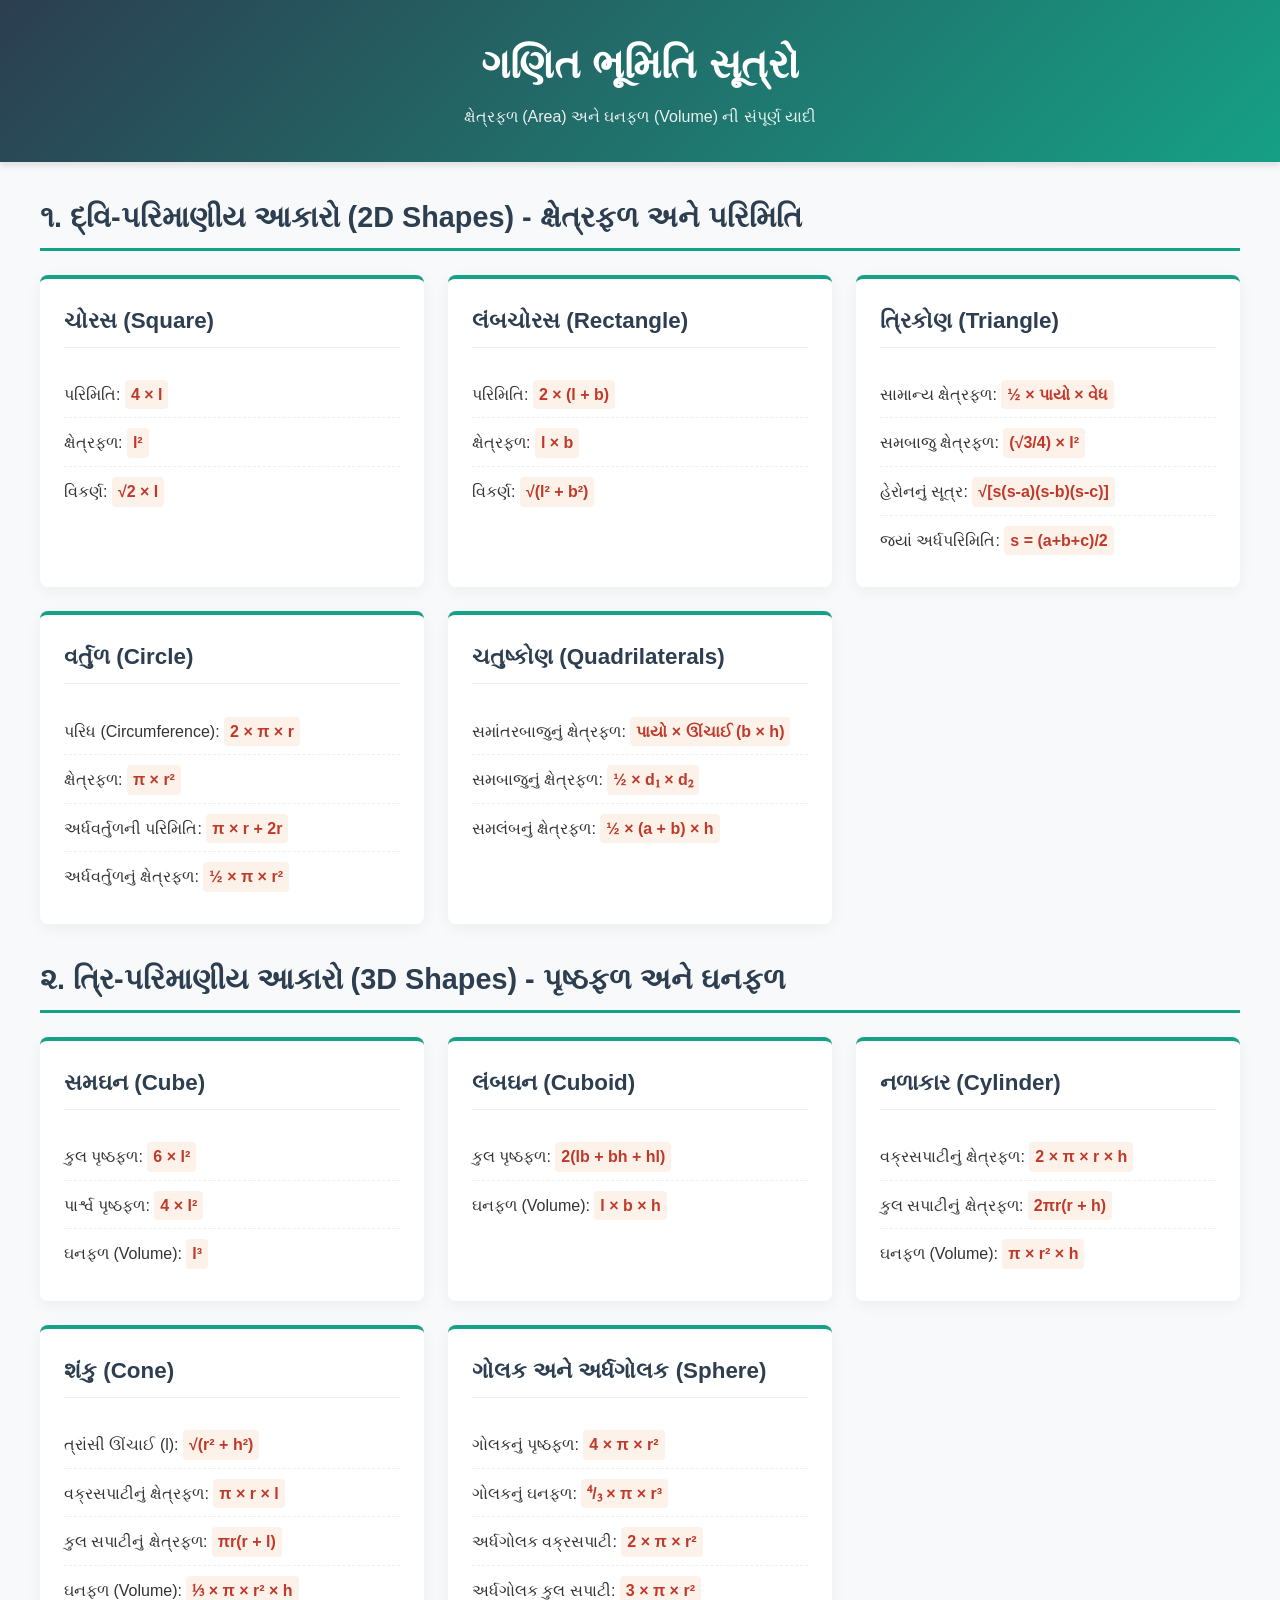
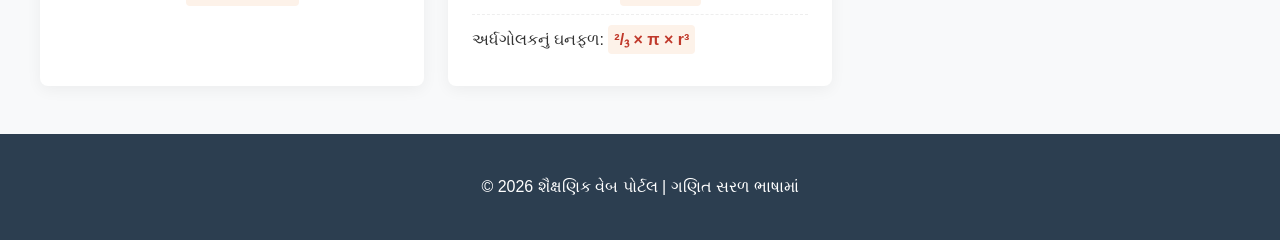
<file: maths resources/gemini-code-1780760275046.html>
<!DOCTYPE html>
<html lang="gu">
<head>
    <meta charset="UTF-8">
    <meta name="viewport" content="width=device-width, initial-scale=1.0">
    <title>ભૂમિતિ સૂત્રો - ક્ષેત્રફળ અને ઘનફળ</title>
    <style>
        :root {
            --primary: #2c3e50;
            --secondary: #16a085;
            --bg: #f8f9fa;
            --card-bg: #ffffff;
            --text: #333333;
        }
        
        body {
            font-family: 'Segoe UI', Tahoma, Geneva, Verdana, sans-serif;
            background-color: var(--bg);
            color: var(--text);
            margin: 0;
            padding: 0;
            line-height: 1.6;
        }

        header {
            background: linear-gradient(135deg, var(--primary), var(--secondary));
            color: white;
            text-align: center;
            padding: 2rem 1rem;
            box-shadow: 0 4px 6px rgba(0,0,0,0.1);
        }

        header h1 {
            margin: 0;
            font-size: 2.5rem;
        }

        header p {
            margin: 0.5rem 0 0 0;
            opacity: 0.9;
        }

        .container {
            max-width: 1200px;
            margin: 2rem auto;
            padding: 0 1rem;
        }

        .section-title {
            color: var(--primary);
            border-bottom: 3px solid var(--secondary);
            padding-bottom: 0.5rem;
            margin-top: 2rem;
            font-size: 1.8rem;
        }

        .grid {
            display: grid;
            grid-template-columns: repeat(auto-fit, minmax(300px, 1fr));
            gap: 1.5rem;
            margin-top: 1.5rem;
        }

        .card {
            background: var(--card-bg);
            border-radius: 8px;
            padding: 1.5rem;
            box-shadow: 0 4px 15px rgba(0,0,0,0.05);
            border-top: 4px solid var(--secondary);
            transition: transform 0.2s;
        }

        .card:hover {
            transform: translateY(-5px);
        }

        .card h3 {
            margin-top: 0;
            color: var(--primary);
            font-size: 1.4rem;
            border-bottom: 1px solid #eee;
            padding-bottom: 0.5rem;
        }

        .formula-list {
            list-style: none;
            padding: 0;
            margin: 0;
        }

        .formula-list li {
            padding: 0.5rem 0;
            border-bottom: 1px dashed #eee;
        }

        .formula-list li:last-child {
            border-bottom: none;
        }

        .math {
            font-weight: bold;
            color: #c0392b;
            background: #fdf2e9;
            padding: 2px 6px;
            border-radius: 4px;
            display: inline-block;
            margin-top: 2px;
        }

        footer {
            text-align: center;
            padding: 1.5rem;
            background: var(--primary);
            color: white;
            margin-top: 3rem;
        }
    </style>
</head>
<body>

    <header>
        <h1>ગણિત ભૂમિતિ સૂત્રો</h1>
        <p>ક્ષેત્રફળ (Area) અને ઘનફળ (Volume) ની સંપૂર્ણ યાદી</p>
    </header>

    <div class="container">
        
        <h2 class="section-title">૧. દ્વિ-પરિમાણીય આકારો (2D Shapes) - ક્ષેત્રફળ અને પરિમિતિ</h2>
        <div class="grid">
            
            <div class="card">
                <h3>ચોરસ (Square)</h3>
                <ul class="formula-list">
                    <li>પરિમિતિ: <span class="math">4 × l</span></li>
                    <li>ક્ષેત્રફળ: <span class="math">l²</span></li>
                    <li>વિકર્ણ: <span class="math">√2 × l</span></li>
                </ul>
            </div>

            <div class="card">
                <h3>લંબચોરસ (Rectangle)</h3>
                <ul class="formula-list">
                    <li>પરિમિતિ: <span class="math">2 × (l + b)</span></li>
                    <li>ક્ષેત્રફળ: <span class="math">l × b</span></li>
                    <li>વિકર્ણ: <span class="math">√(l² + b²)</span></li>
                </ul>
            </div>

            <div class="card">
                <h3>ત્રિકોણ (Triangle)</h3>
                <ul class="formula-list">
                    <li>સામાન્ય ક્ષેત્રફળ: <span class="math">½ × પાયો × વેધ</span></li>
                    <li>સમબાજુ ક્ષેત્રફળ: <span class="math">(√3/4) × l²</span></li>
                    <li>હેરોનનું સૂત્ર: <span class="math">√[s(s-a)(s-b)(s-c)]</span></li>
                    <li>જ્યાં અર્ધપરિમિતિ: <span class="math">s = (a+b+c)/2</span></li>
                </ul>
            </div>

            <div class="card">
                <h3>વર્તુળ (Circle)</h3>
                <ul class="formula-list">
                    <li>પરિધ (Circumference): <span class="math">2 × π × r</span></li>
                    <li>ક્ષેત્રફળ: <span class="math">π × r²</span></li>
                    <li>અર્ધવર્તુળની પરિમિતિ: <span class="math">π × r + 2r</span></li>
                    <li>અર્ધવર્તુળનું ક્ષેત્રફળ: <span class="math">½ × π × r²</span></li>
                </ul>
            </div>

            <div class="card">
                <h3>ચતુષ્કોણ (Quadrilaterals)</h3>
                <ul class="formula-list">
                    <li>સમાંતરબાજુનું ક્ષેત્રફળ: <span class="math">પાયો × ઊંચાઈ (b × h)</span></li>
                    <li>સમબાજુનું ક્ષેત્રફળ: <span class="math">½ × d₁ × d₂</span></li>
                    <li>સમલંબનું ક્ષેત્રફળ: <span class="math">½ × (a + b) × h</span></li>
                </ul>
            </div>

        </div>

        <h2 class="section-title">૨. ત્રિ-પરિમાણીય આકારો (3D Shapes) - પૃષ્ઠફળ અને ઘનફળ</h2>
        <div class="grid">

            <div class="card">
                <h3>સમઘન (Cube)</h3>
                <ul class="formula-list">
                    <li>કુલ પૃષ્ઠફળ: <span class="math">6 × l²</span></li>
                    <li>પાર્શ્વ પૃષ્ઠફળ: <span class="math">4 × l²</span></li>
                    <li>ઘનફળ (Volume): <span class="math">l³</span></li>
                </ul>
            </div>

            <div class="card">
                <h3>લંબઘન (Cuboid)</h3>
                <ul class="formula-list">
                    <li>કુલ પૃષ્ઠફળ: <span class="math">2(lb + bh + hl)</span></li>
                    <li>ઘનફળ (Volume): <span class="math">l × b × h</span></li>
                </ul>
            </div>

            <div class="card">
                <h3>નળાકાર (Cylinder)</h3>
                <ul class="formula-list">
                    <li>વક્રસપાટીનું ક્ષેત્રફળ: <span class="math">2 × π × r × h</span></li>
                    <li>કુલ સપાટીનું ક્ષેત્રફળ: <span class="math">2πr(r + h)</span></li>
                    <li>ઘનફળ (Volume): <span class="math">π × r² × h</span></li>
                </ul>
            </div>

            <div class="card">
                <h3>શંકુ (Cone)</h3>
                <ul class="formula-list">
                    <li>ત્રાંસી ઊંચાઈ (l): <span class="math">√(r² + h²)</span></li>
                    <li>વક્રસપાટીનું ક્ષેત્રફળ: <span class="math">π × r × l</span></li>
                    <li>કુલ સપાટીનું ક્ષેત્રફળ: <span class="math">πr(r + l)</span></li>
                    <li>ઘનફળ (Volume): <span class="math">⅓ × π × r² × h</span></li>
                </ul>
            </div>

            <div class="card">
                <h3>ગોલક અને અર્ધગોલક (Sphere)</h3>
                <ul class="formula-list">
                    <li>ગોલકનું પૃષ્ઠફળ: <span class="math">4 × π × r²</span></li>
                    <li>ગોલકનું ઘનફળ: <span class="math">⁴/₃ × π × r³</span></li>
                    <li>અર્ધગોલક વક્રસપાટી: <span class="math">2 × π × r²</span></li>
                    <li>અર્ધગોલક કુલ સપાટી: <span class="math">3 × π × r²</span></li>
                    <li>અર્ધગોલકનું ઘનફળ: <span class="math">²/₃ × π × r³</span></li>
                </ul>
            </div>

        </div>

    </div>

    <footer>
        <p>© 2026 શૈક્ષણિક વેબ પોર્ટલ | ગણિત સરળ ભાષામાં</p>
    </footer>

</body>
</html>
</file>
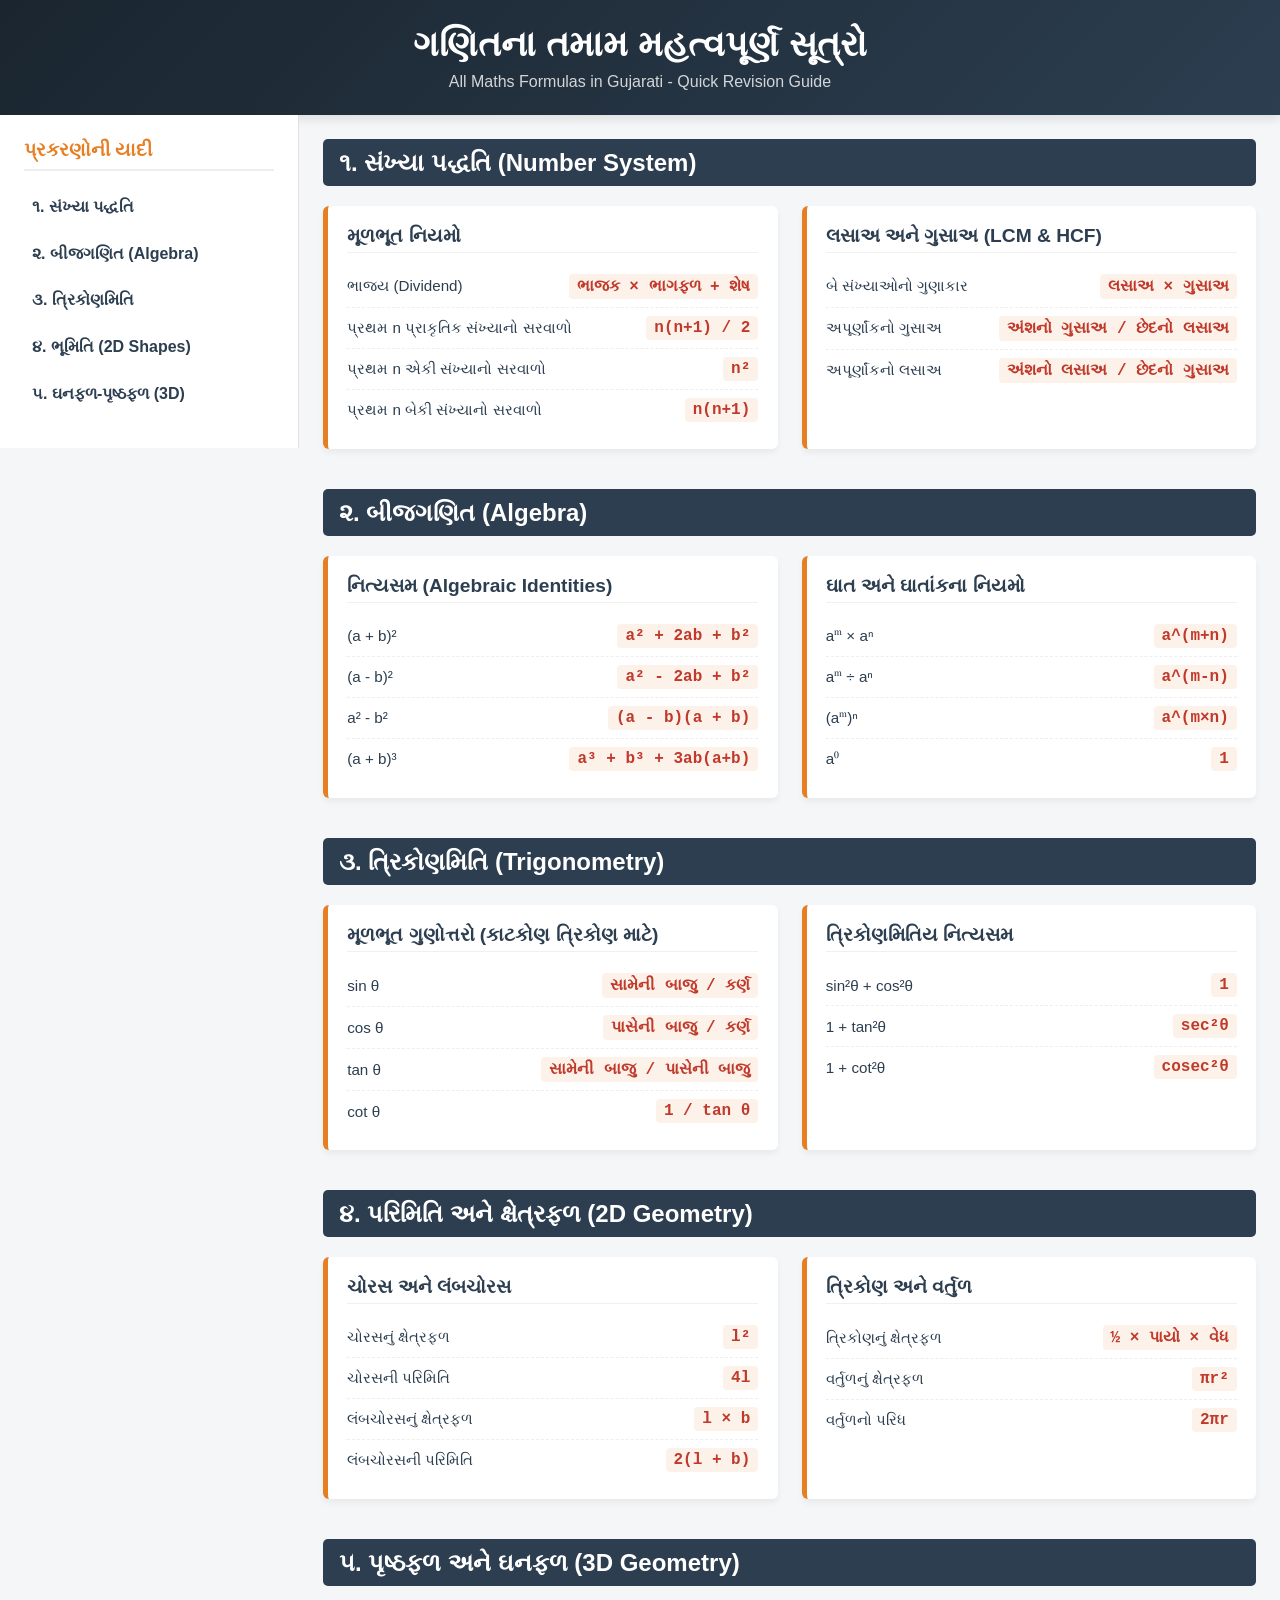
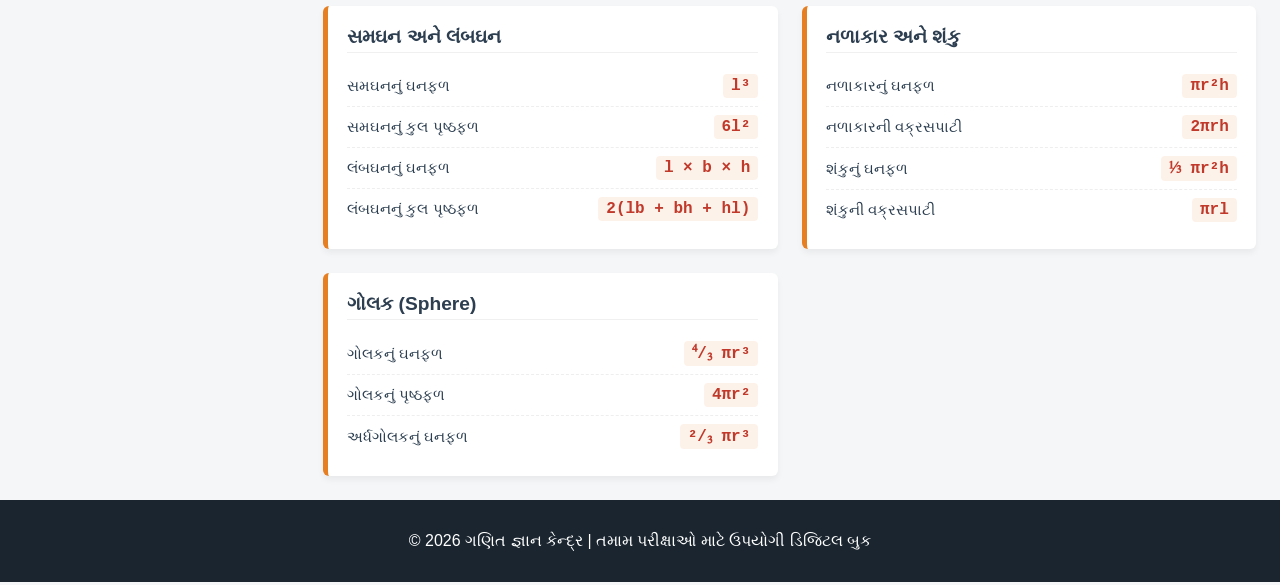
<file: maths resources/gemini-code-1780761102375.html>
<!DOCTYPE html>
<html lang="gu">
<head>
    <meta charset="UTF-8">
    <meta name="viewport" content="width=device-width, initial-scale=1.0">
    <title>ગણિતના તમામ સૂત્રો - All Maths Formulas</title>
    <style>
        :root {
            --primary: #2c3e50;
            --accent: #e67e22;
            --bg-light: #f4f6f7;
            --text-dark: #2c3e50;
            --card-border: #34495e;
        }

        body {
            font-family: 'Segoe UI', Arial, sans-serif;
            margin: 0;
            padding: 0;
            background-color: var(--bg-light);
            color: var(--text-dark);
            display: flex;
            flex-direction: column;
            min-height: 100vh;
        }

        header {
            background: linear-gradient(135deg, #1a252f, var(--primary));
            color: white;
            padding: 1.5rem;
            text-align: center;
            box-shadow: 0 4px 10px rgba(0,0,0,0.1);
        }

        header h1 { margin: 0; font-size: 2.2rem; }
        header p { margin: 0.5rem 0 0 0; opacity: 0.8; }

        /* Main Layout */
        .wrapper {
            display: flex;
            flex: 1;
            max-width: 1400px;
            margin: 0 auto;
            width: 100%;
        }

        /* Sidebar Navigation */
        nav {
            width: 250px;
            background: #fff;
            padding: 1.5rem;
            border-right: 1px solid #e0e0e0;
            position: sticky;
            top: 0;
            height: fit-content;
        }

        nav h3 { margin-top: 0; color: var(--accent); border-bottom: 2px solid #eee; padding-bottom: 0.5rem; }
        nav ul { list-style: none; padding: 0; margin: 0; }
        nav ul li { margin-bottom: 0.8rem; }
        nav ul li a {
            text-decoration: none;
            color: var(--text-dark);
            font-weight: 600;
            display: block;
            padding: 0.5rem;
            border-radius: 4px;
            transition: 0.2s;
        }
        nav ul li a:hover { background: #eaedf0; color: var(--accent); }

        /* Main Content Content */
        main {
            flex: 1;
            padding: 1.5rem;
        }

        .section-title {
            background: var(--primary);
            color: white;
            padding: 0.6rem 1rem;
            border-radius: 5px;
            margin-top: 2.5rem;
            font-size: 1.5rem;
        }
        .section-title:first-of-type { margin-top: 0; }

        .grid {
            display: grid;
            grid-template-columns: repeat(auto-fit, minmax(320px, 1fr));
            gap: 1.5rem;
            margin-top: 1rem;
        }

        .card {
            background: white;
            border-radius: 6px;
            padding: 1.2rem;
            box-shadow: 0 4px 6px rgba(0,0,0,0.05);
            border-left: 5px solid var(--accent);
        }

        .card h4 { margin: 0 0 0.8rem 0; color: var(--primary); font-size: 1.2rem; border-bottom: 1px solid #f0f0f0; padding-bottom: 0.3rem; }
        
        .formula-item {
            display: flex;
            justify-content: space-between;
            align-items: center;
            padding: 0.5rem 0;
            border-bottom: 1px dashed #eee;
        }
        .formula-item:last-child { border-bottom: none; }
        
        .label { font-size: 0.95rem; font-weight: 500; }
        .formula {
            font-family: 'Courier New', Courier, monospace;
            font-weight: bold;
            color: #c0392b;
            background: #fdf2e9;
            padding: 3px 8px;
            border-radius: 4px;
            font-size: 1rem;
        }

        footer {
            background: #1a252f;
            color: white;
            text-align: center;
            padding: 1rem;
            margin-top: auto;
        }

        /* Responsive Design */
        @media (max-width: 768px) {
            .wrapper { flex-direction: column; }
            nav { width: auto; position: static; border-right: none; border-bottom: 1px solid #e0e0e0; }
            nav ul { display: flex; flex-wrap: wrap; gap: 10px; }
            nav ul li { margin-bottom: 0; }
        }
    </style>
</head>
<body>

    <header>
        <h1>ગણિતના તમામ મહત્વપૂર્ણ સૂત્રો</h1>
        <p>All Maths Formulas in Gujarati - Quick Revision Guide</p>
    </header>

    <div class="wrapper">
        <nav>
            <h3>પ્રકરણોની યાદી</h3>
            <ul>
                <li><a href="#numbers">૧. સંખ્યા પદ્ધતિ</a></li>
                <li><a href="#algebra">૨. બીજગણિત (Algebra)</a></li>
                <li><a href="#trigo">૩. ત્રિકોણમિતિ</a></li>
                <li><a href="#geometry2d">૪. ભૂમિતિ (2D Shapes)</a></li>
                <li><a href="#geometry3d">૫. ઘનફળ-પૃષ્ઠફળ (3D)</a></li>
            </ul>
        </nav>

        <main>
            
            <h2 id="numbers" class="section-title">૧. સંખ્યા પદ્ધતિ (Number System)</h2>
            <div class="grid">
                <div class="card">
                    <h4>મૂળભૂત નિયમો</h4>
                    <div class="formula-item"><span class="label">ભાજ્ય (Dividend)</span> <span class="formula">ભાજક × ભાગફળ + શેષ</span></div>
                    <div class="formula-item"><span class="label">પ્રથમ n પ્રાકૃતિક સંખ્યાનો સરવાળો</span> <span class="formula">n(n+1) / 2</span></div>
                    <div class="formula-item"><span class="label">પ્રથમ n એકી સંખ્યાનો સરવાળો</span> <span class="formula">n²</span></div>
                    <div class="formula-item"><span class="label">પ્રથમ n બેકી સંખ્યાનો સરવાળો</span> <span class="formula">n(n+1)</span></div>
                </div>
                <div class="card">
                    <h4>લસાઅ અને ગુસાઅ (LCM & HCF)</h4>
                    <div class="formula-item"><span class="label">બે સંખ્યાઓનો ગુણાકાર</span> <span class="formula">લસાઅ × ગુસાઅ</span></div>
                    <div class="formula-item"><span class="label">અપૂર્ણાંકનો ગુસાઅ</span> <span class="formula">અંશનો ગુસાઅ / છેદનો લસાઅ</span></div>
                    <div class="formula-item"><span class="label">અપૂર્ણાંકનો લસાઅ</span> <span class="formula">અંશનો લસાઅ / છેદનો ગુસાઅ</span></div>
                </div>
            </div>

            <h2 id="algebra" class="section-title">૨. બીજગણિત (Algebra)</h2>
            <div class="grid">
                <div class="card">
                    <h4>નિત્યસમ (Algebraic Identities)</h4>
                    <div class="formula-item"><span class="label">(a + b)²</span> <span class="formula">a² + 2ab + b²</span></div>
                    <div class="formula-item"><span class="label">(a - b)²</span> <span class="formula">a² - 2ab + b²</span></div>
                    <div class="formula-item"><span class="label">a² - b²</span> <span class="formula">(a - b)(a + b)</span></div>
                    <div class="formula-item"><span class="label">(a + b)³</span> <span class="formula">a³ + b³ + 3ab(a+b)</span></div>
                </div>
                <div class="card">
                    <h4>ઘાત અને ઘાતાંકના નિયમો</h4>
                    <div class="formula-item"><span class="label">aᵐ × aⁿ</span> <span class="formula">a^(m+n)</span></div>
                    <div class="formula-item"><span class="label">aᵐ ÷ aⁿ</span> <span class="formula">a^(m-n)</span></div>
                    <div class="formula-item"><span class="label">(aᵐ)ⁿ</span> <span class="formula">a^(m×n)</span></div>
                    <div class="formula-item"><span class="label">a⁰</span> <span class="formula">1</span></div>
                </div>
            </div>

            <h2 id="trigo" class="section-title">૩. ત્રિકોણમિતિ (Trigonometry)</h2>
            <div class="grid">
                <div class="card">
                    <h4>મૂળભૂત ગુણોત્તરો (કાટકોણ ત્રિકોણ માટે)</h4>
                    <div class="formula-item"><span class="label">sin θ</span> <span class="formula">સામેની બાજુ / કર્ણ</span></div>
                    <div class="formula-item"><span class="label">cos θ</span> <span class="formula">પાસેની બાજુ / કર્ણ</span></div>
                    <div class="formula-item"><span class="label">tan θ</span> <span class="formula">સામેની બાજુ / પાસેની બાજુ</span></div>
                    <div class="formula-item"><span class="label">cot θ</span> <span class="formula">1 / tan θ</span></div>
                </div>
                <div class="card">
                    <h4>ત્રિકોણમિતિય નિત્યસમ</h4>
                    <div class="formula-item"><span class="label">sin²θ + cos²θ</span> <span class="formula">1</span></div>
                    <div class="formula-item"><span class="label">1 + tan²θ</span> <span class="formula">sec²θ</span></div>
                    <div class="formula-item"><span class="label">1 + cot²θ</span> <span class="formula">cosec²θ</span></div>
                </div>
            </div>

            <h2 id="geometry2d" class="section-title">૪. પરિમિતિ અને ક્ષેત્રફળ (2D Geometry)</h2>
            <div class="grid">
                <div class="card">
                    <h4>ચોરસ અને લંબચોરસ</h4>
                    <div class="formula-item"><span class="label">ચોરસનું ક્ષેત્રફળ</span> <span class="formula">l²</span></div>
                    <div class="formula-item"><span class="label">ચોરસની પરિમિતિ</span> <span class="formula">4l</span></div>
                    <div class="formula-item"><span class="label">લંબચોરસનું ક્ષેત્રફળ</span> <span class="formula">l × b</span></div>
                    <div class="formula-item"><span class="label">લંબચોરસની પરિમિતિ</span> <span class="formula">2(l + b)</span></div>
                </div>
                <div class="card">
                    <h4>ત્રિકોણ અને વર્તુળ</h4>
                    <div class="formula-item"><span class="label">ત્રિકોણનું ક્ષેત્રફળ</span> <span class="formula">½ × પાયો × વેધ</span></div>
                    <div class="formula-item"><span class="label">વર્તુળનું ક્ષેત્રફળ</span> <span class="formula">πr²</span></div>
                    <div class="formula-item"><span class="label">વર્તુળનો પરિધ</span> <span class="formula">2πr</span></div>
                </div>
            </div>

            <h2 id="geometry3d" class="section-title">૫. પૃષ્ઠફળ અને ઘનફળ (3D Geometry)</h2>
            <div class="grid">
                <div class="card">
                    <h4>સમઘન અને લંબઘન</h4>
                    <div class="formula-item"><span class="label">સમઘનનું ઘનફળ</span> <span class="formula">l³</span></div>
                    <div class="formula-item"><span class="label">સમઘનનું કુલ પૃષ્ઠફળ</span> <span class="formula">6l²</span></div>
                    <div class="formula-item"><span class="label">લંબઘનનું ઘનફળ</span> <span class="formula">l × b × h</span></div>
                    <div class="formula-item"><span class="label">લંબઘનનું કુલ પૃષ્ઠફળ</span> <span class="formula">2(lb + bh + hl)</span></div>
                </div>
                <div class="card">
                    <h4>નળાકાર અને શંકુ</h4>
                    <div class="formula-item"><span class="label">નળાકારનું ઘનફળ</span> <span class="formula">πr²h</span></div>
                    <div class="formula-item"><span class="label">નળાકારની વક્રસપાટી</span> <span class="formula">2πrh</span></div>
                    <div class="formula-item"><span class="label">શંકુનું ઘનફળ</span> <span class="formula">⅓ πr²h</span></div>
                    <div class="formula-item"><span class="label">શંકુની વક્રસપાટી</span> <span class="formula">πrl</span></div>
                </div>
                <div class="card">
                    <h4>ગોલક (Sphere)</h4>
                    <div class="formula-item"><span class="label">ગોલકનું ઘનફળ</span> <span class="formula">⁴/₃ πr³</span></div>
                    <div class="formula-item"><span class="label">ગોલકનું પૃષ્ઠફળ</span> <span class="formula">4πr²</span></div>
                    <div class="formula-item"><span class="label">અર્ધગોલકનું ઘનફળ</span> <span class="formula">²/₃ πr³</span></div>
                </div>
            </div>

        </main>
    </div>

    <footer>
        <p>© 2026 ગણિત જ્ઞાન કેન્દ્ર | તમામ પરીક્ષાઓ માટે ઉપયોગી ડિજિટલ બુક</p>
    </footer>

</body>
</html>
</file>
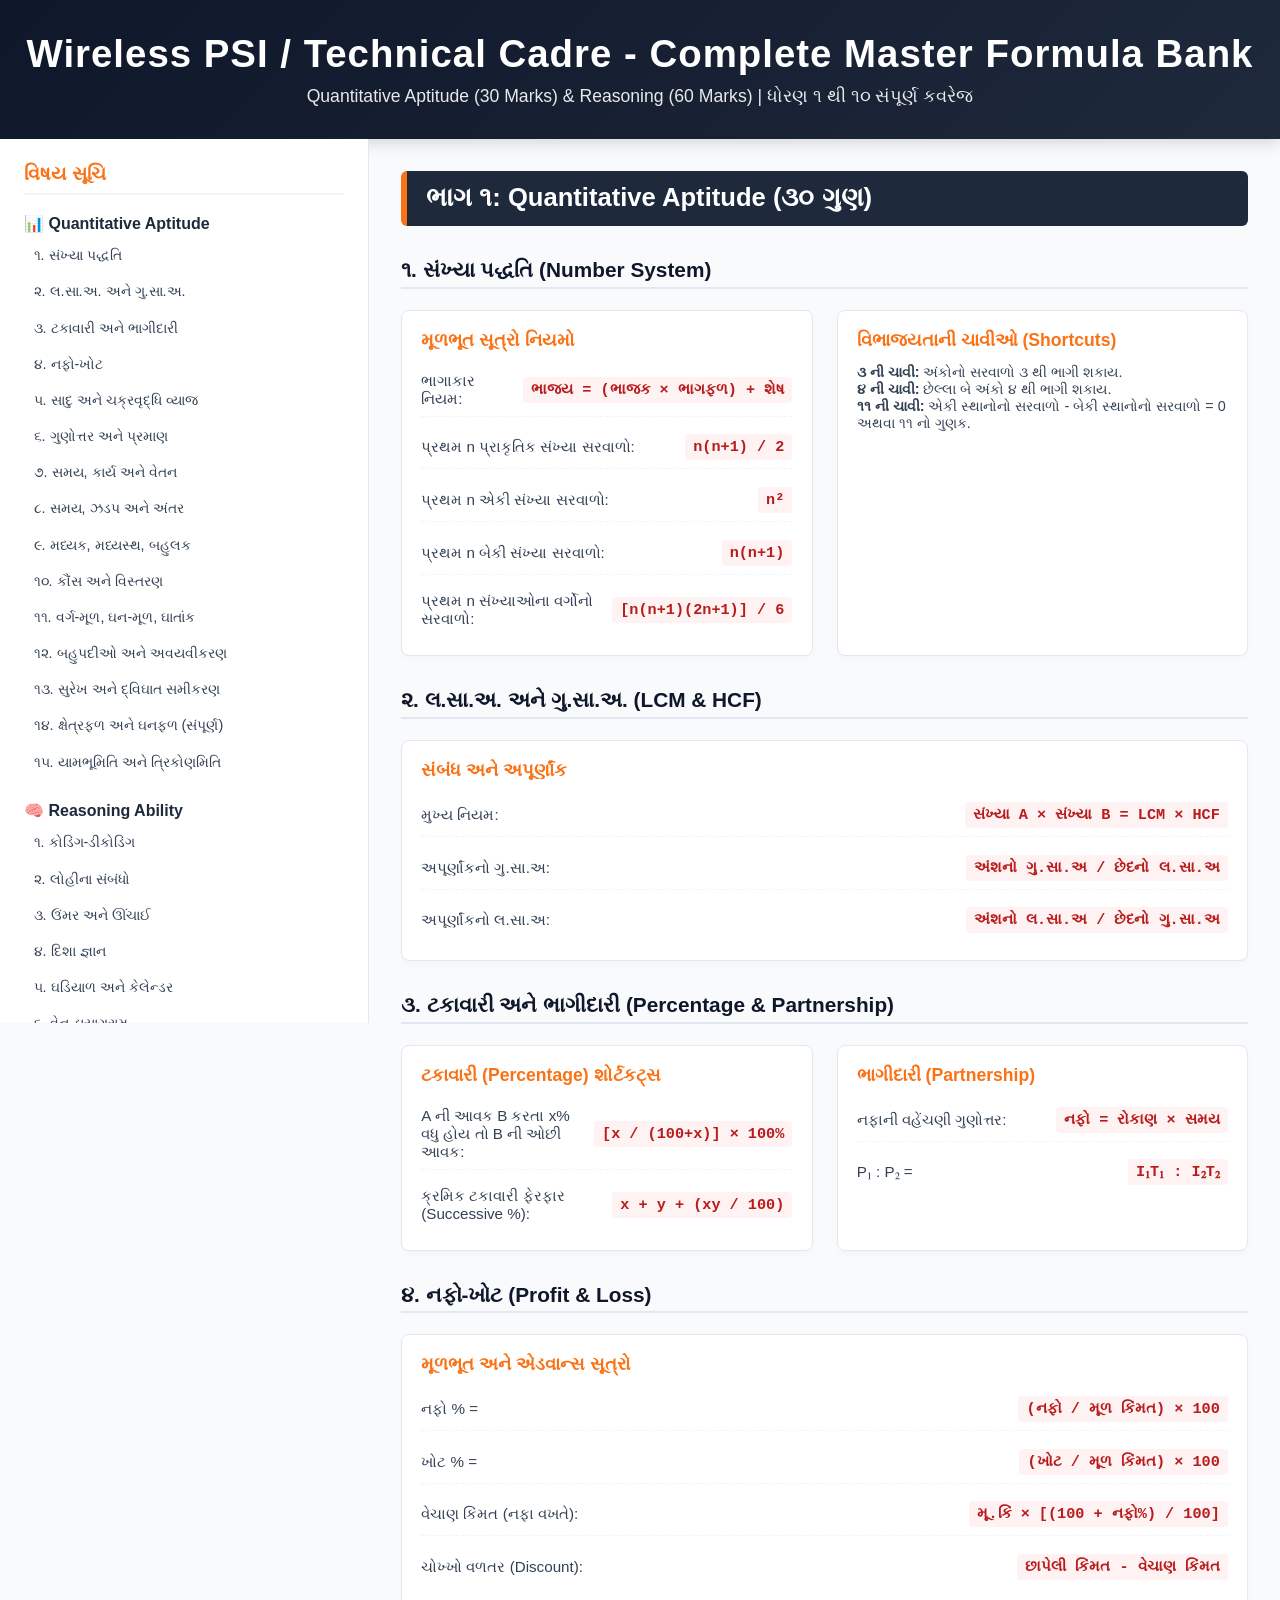
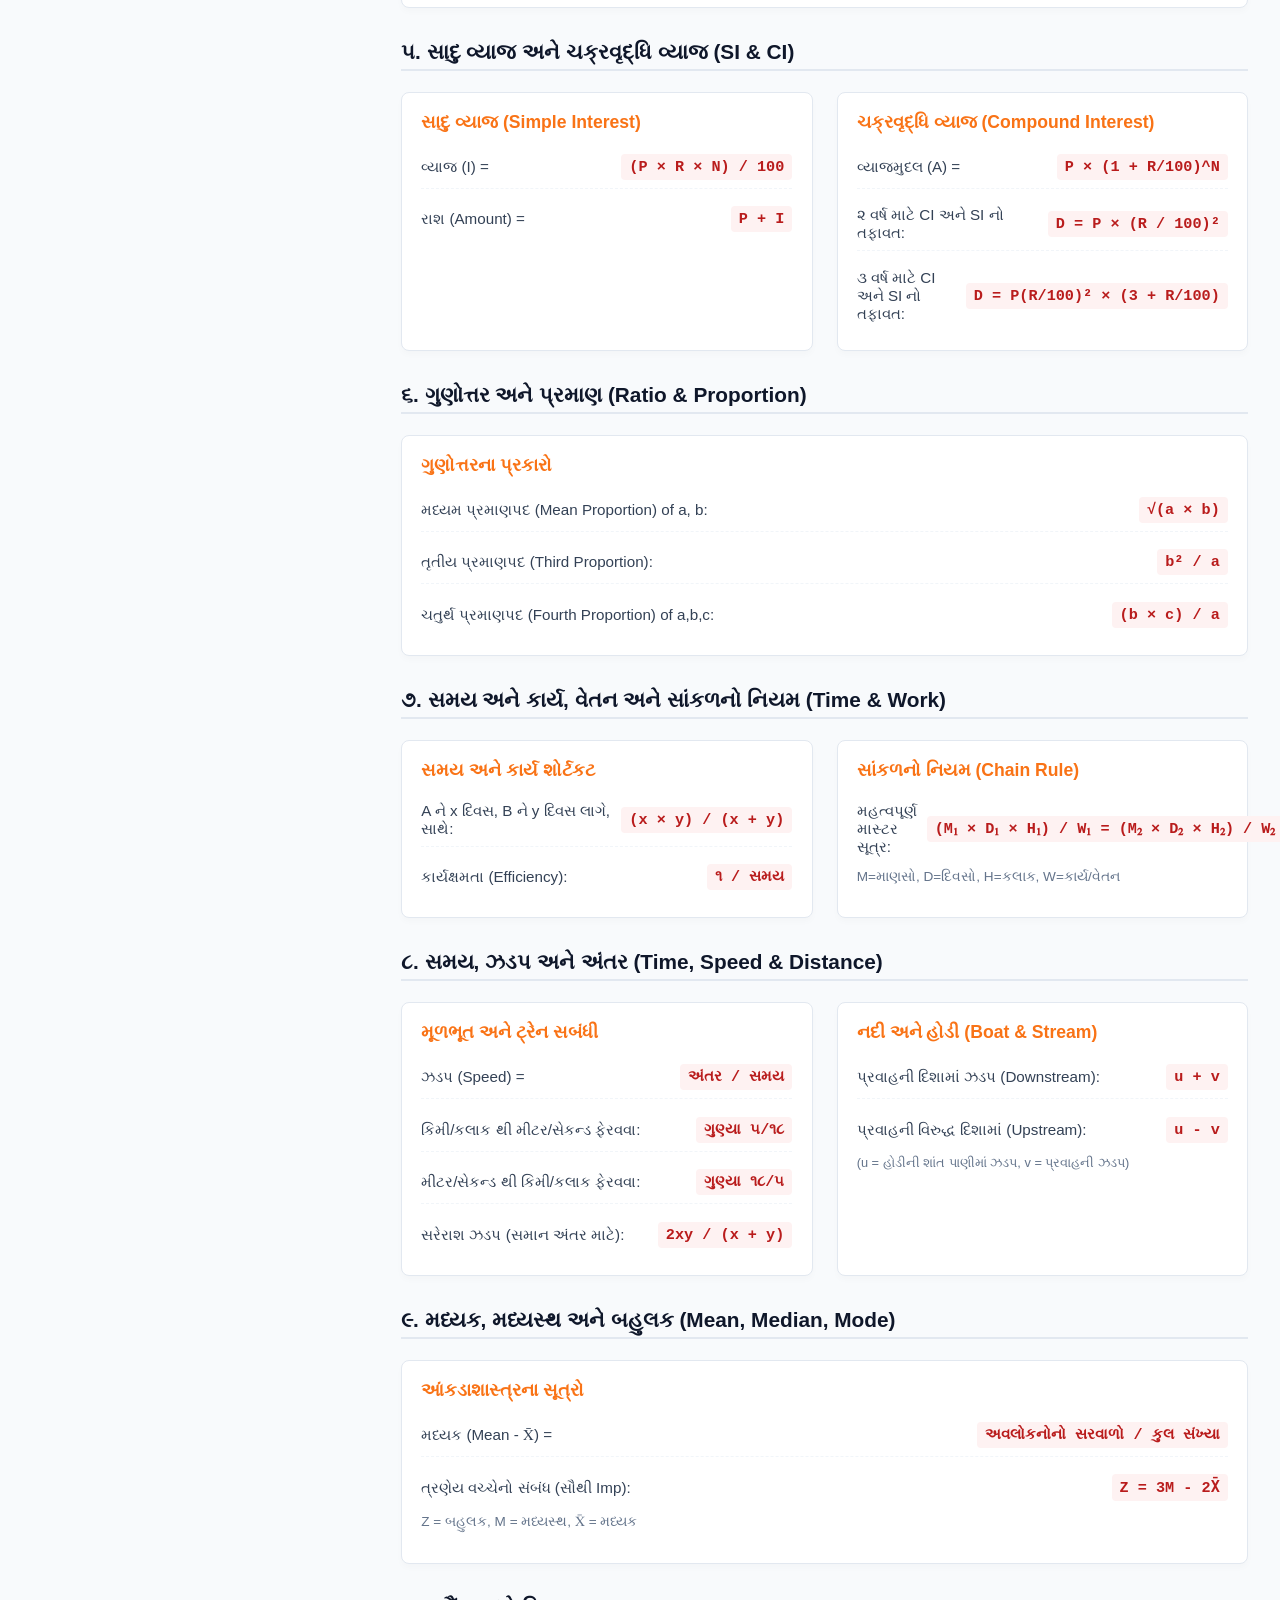
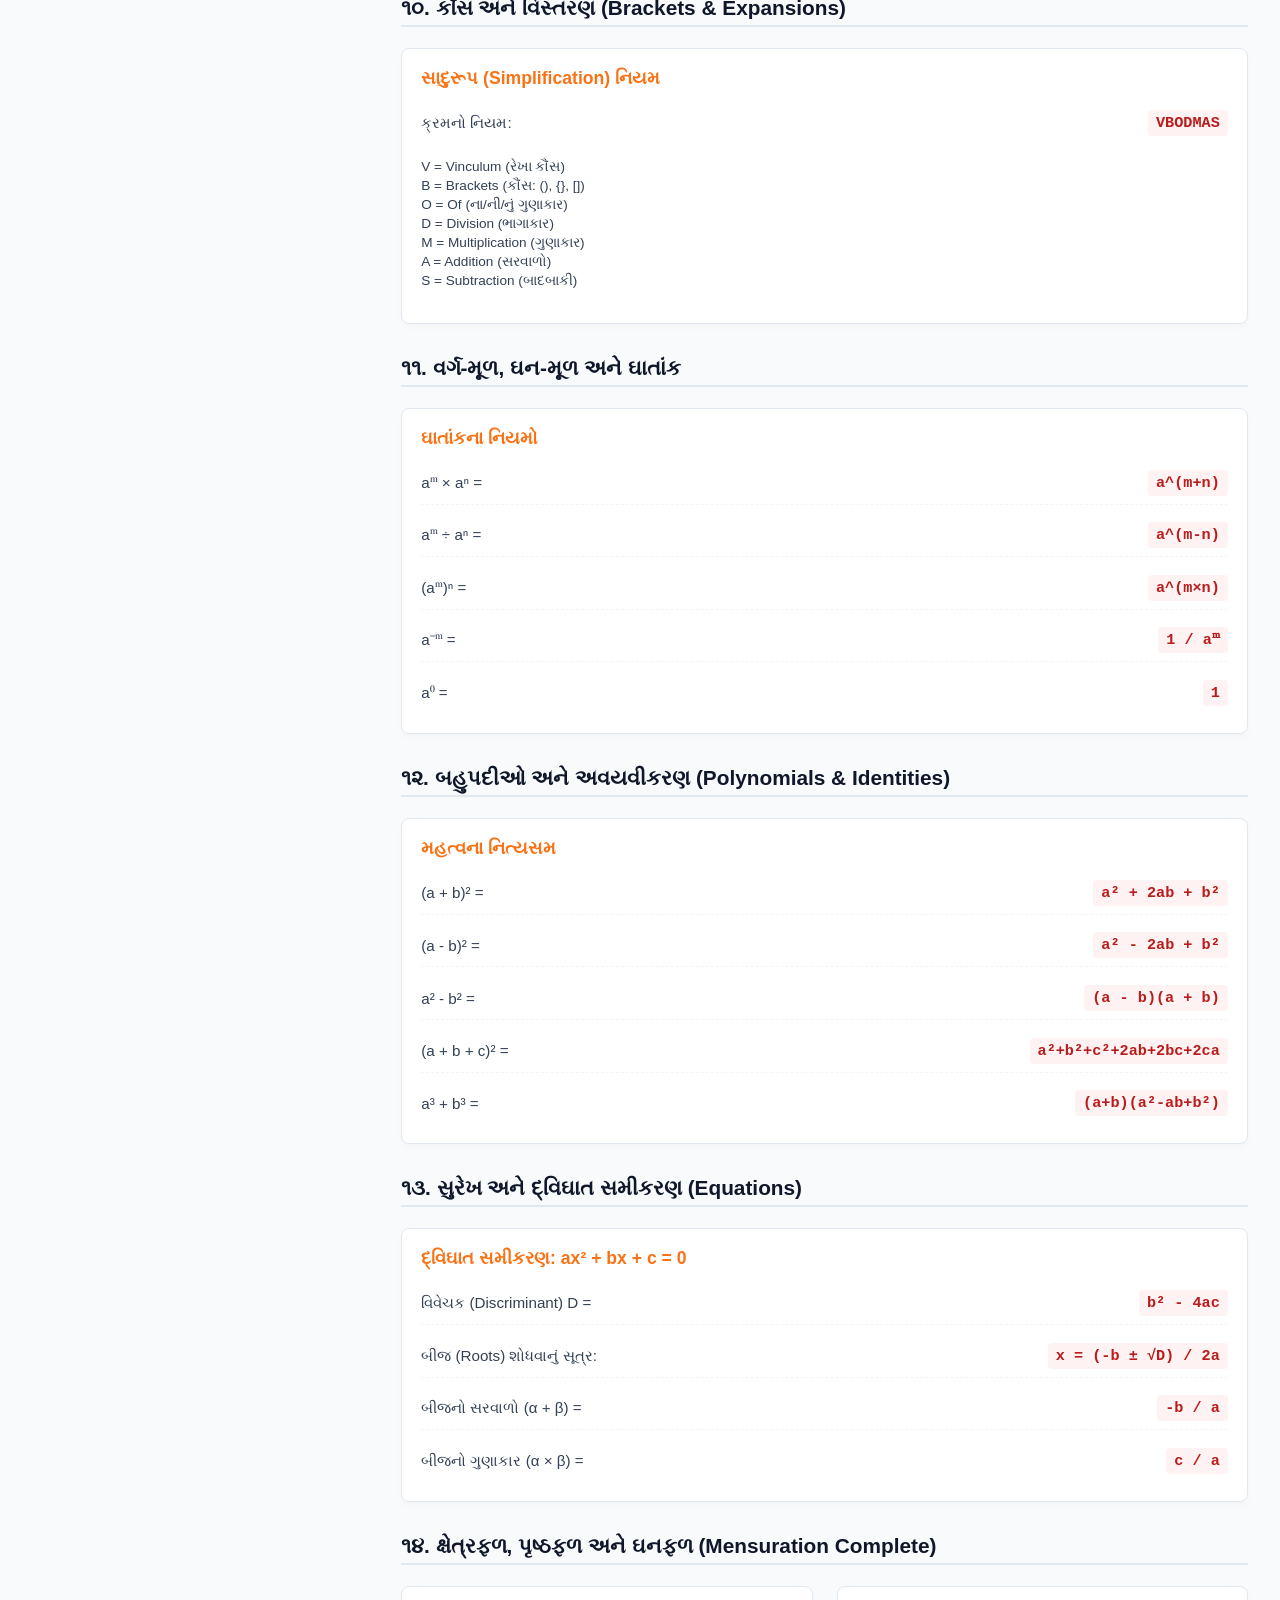
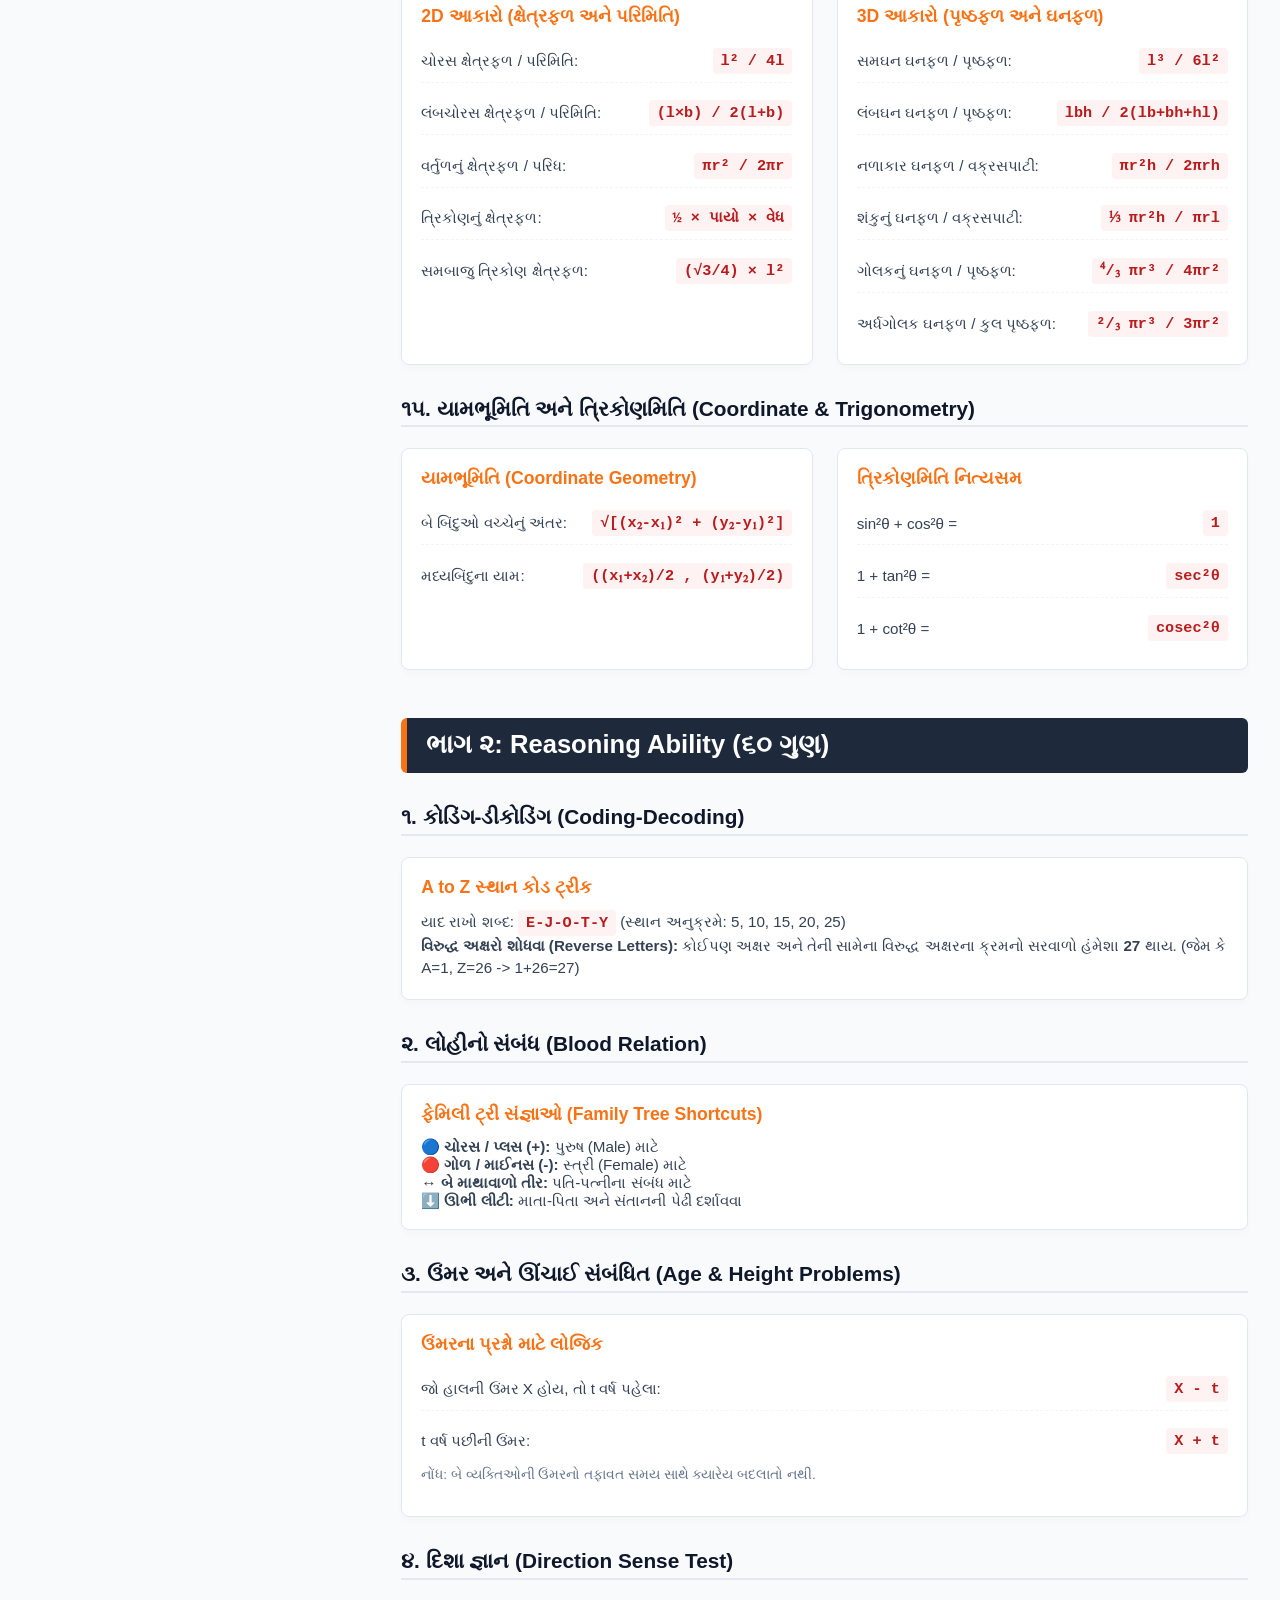
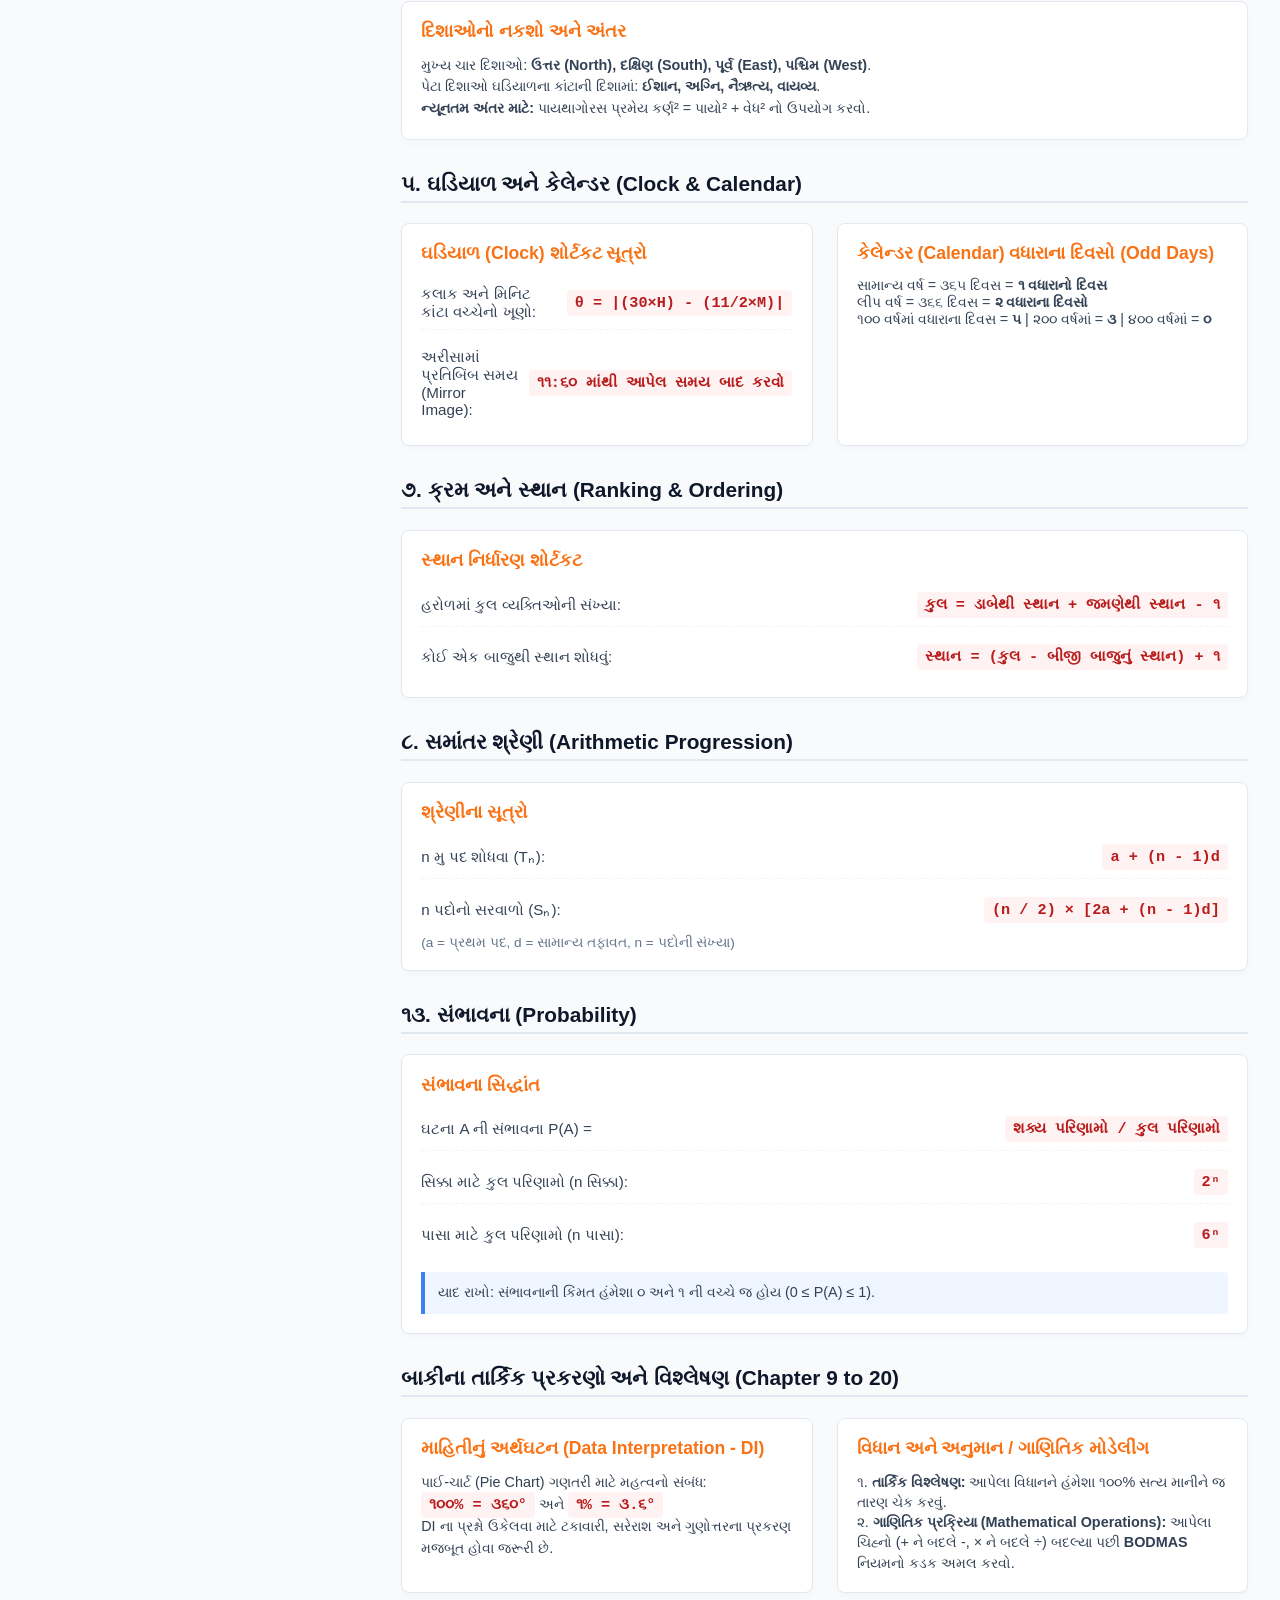
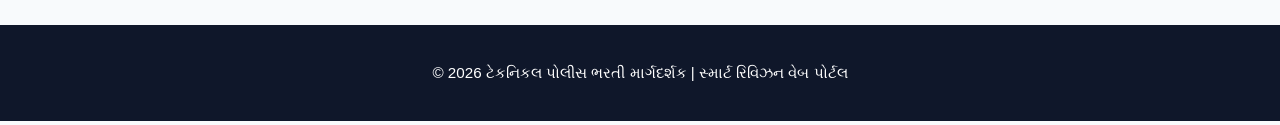
<file: maths resources/gemini-code-1780761370041.html>
<!DOCTYPE html>
<html lang="gu">
<head>
    <meta charset="UTF-8">
    <meta name="viewport" content="width=device-width, initial-scale=1.0">
    <title>પરીક્ષા લક્ષી સંપૂર્ણ ગણિત અને રીઝનીંગ સૂત્રો | Master Formula Hub</title>
    <style>
        :root {
            --dark-blue: #1e293b;
            --police-blue: #0f172a;
            --accent-orange: #f97316;
            --bg-gray: #f8fafc;
            --text-dark: #334155;
            --success-green: #10b981;
        }

        body {
            font-family: 'Segoe UI', Tahoma, Geneva, Verdana, sans-serif;
            margin: 0;
            padding: 0;
            background-color: var(--bg-gray);
            color: var(--text-dark);
            display: flex;
            flex-direction: column;
            min-height: 100vh;
        }

        header {
            background: linear-gradient(135deg, var(--police-blue), var(--dark-blue));
            color: white;
            padding: 2rem 1rem;
            text-align: center;
            box-shadow: 0 4px 15px rgba(0,0,0,0.15);
        }

        header h1 { margin: 0; font-size: 2.4rem; font-weight: 700; letter-spacing: 1px; }
        header p { margin: 0.6rem 0 0 0; opacity: 0.9; font-size: 1.1rem; }

        .layout {
            display: flex;
            flex: 1;
            max-width: 1500px;
            margin: 0 auto;
            width: 100%;
        }

        /* Sidebar Styling */
        nav {
            width: 320px;
            background: white;
            padding: 1.5rem;
            border-right: 1px solid #e2e8f0;
            position: sticky;
            top: 0;
            height: calc(100vh - 4rem);
            overflow-y: auto;
        }

        nav h3 {
            margin-top: 0;
            color: var(--accent-orange);
            font-size: 1.2rem;
            border-bottom: 2px solid #f1f5f9;
            padding-bottom: 0.5rem;
        }

        .nav-section { margin-bottom: 1.5rem; }
        .nav-section h4 { margin: 0.5rem 0; color: var(--dark-blue); font-size: 1rem; }

        nav ul { list-style: none; padding: 0; margin: 0; }
        nav ul li { margin-bottom: 0.4rem; }
        nav ul li a {
            text-decoration: none;
            color: var(--text-dark);
            font-size: 0.9rem;
            display: block;
            padding: 0.4rem 0.6rem;
            border-radius: 4px;
            transition: all 0.2s;
        }
        nav ul li a:hover { background: #f1f5f9; color: var(--accent-orange); padding-left: 0.8rem; }

        /* Main Content Styling */
        main {
            flex: 1;
            padding: 2rem;
            overflow-y: auto;
        }

        .section-header {
            background: var(--dark-blue);
            color: white;
            padding: 0.8rem 1.2rem;
            border-radius: 6px;
            margin-top: 3rem;
            font-size: 1.6rem;
            border-left: 6px solid var(--accent-orange);
        }
        .section-header:first-of-type { margin-top: 0; }

        .chapter-title {
            color: var(--police-blue);
            margin-top: 2rem;
            font-size: 1.3rem;
            border-bottom: 2px solid #e2e8f0;
            padding-bottom: 0.3rem;
        }

        .grid {
            display: grid;
            grid-template-columns: repeat(auto-fit, minmax(340px, 1fr));
            gap: 1.5rem;
            margin-top: 1rem;
        }

        .card {
            background: white;
            border-radius: 8px;
            padding: 1.2rem;
            box-shadow: 0 4px 6px rgba(0,0,0,0.02);
            border: 1px solid #e2e8f0;
        }

        .card h5 { margin: 0 0 0.8rem 0; color: var(--accent-orange); font-size: 1.1rem; }

        .formula-box {
            display: flex;
            flex-direction: column;
            gap: 0.6rem;
        }

        .item {
            display: flex;
            justify-content: space-between;
            align-items: center;
            padding: 0.5rem 0;
            border-bottom: 1px dashed #f1f5f9;
        }
        .item:last-child { border-bottom: none; }

        .concept { font-size: 0.95rem; font-weight: 500; padding-right: 10px; }
        .code {
            font-family: 'Courier New', Courier, monospace;
            font-weight: 700;
            color: #b91c1c;
            background: #fef2f2;
            padding: 4px 8px;
            border-radius: 4px;
            font-size: 0.95rem;
            white-space: nowrap;
        }
        
        .note {
            background-color: #eff6ff;
            border-left: 4px solid #3b82f6;
            padding: 0.8rem;
            margin-top: 1rem;
            font-size: 0.9rem;
            border-radius: 0 4px 4px 0;
        }

        footer {
            background: var(--police-blue);
            color: white;
            text-align: center;
            padding: 1.5rem;
            margin-top: auto;
            font-size: 0.95rem;
        }

        /* Responsive Layout */
        @media (max-width: 992px) {
            .layout { flex-direction: column; }
            nav { width: auto; height: auto; position: static; border-right: none; border-bottom: 2px solid #e2e8f0; }
        }
    </style>
</head>
<body>

    <header>
        <h1>Wireless PSI / Technical Cadre - Complete Master Formula Bank</h1>
        <p>Quantitative Aptitude (30 Marks) & Reasoning (60 Marks) | ધોરણ ૧ થી ૧૦ સંપૂર્ણ કવરેજ</p>
    </header>

    <div class="layout">
        <nav>
            <h3>વિષય સૂચિ</h3>
            <div class="nav-section">
                <h4>📊 Quantitative Aptitude</h4>
                <ul>
                    <li><a href="#q1">૧. સંખ્યા પદ્ધતિ</a></li>
                    <li><a href="#q2">૨. લ.સા.અ. અને ગુ.સા.અ.</a></li>
                    <li><a href="#q3">૩. ટકાવારી અને ભાગીદારી</a></li>
                    <li><a href="#q4">૪. નફો-ખોટ</a></li>
                    <li><a href="#q5">૫. સાદુ અને ચક્રવૃદ્ધિ વ્યાજ</a></li>
                    <li><a href="#q6">૬. ગુણોત્તર અને પ્રમાણ</a></li>
                    <li><a href="#q7">૭. સમય, કાર્ય અને વેતન</a></li>
                    <li><a href="#q8">૮. સમય, ઝડપ અને અંતર</a></li>
                    <li><a href="#q9">૯. મધ્યક, મધ્યસ્થ, બહુલક</a></li>
                    <li><a href="#q10">૧૦. કૌંસ અને વિસ્તરણ</a></li>
                    <li><a href="#q11">૧૧. વર્ગ-મૂળ, ઘન-મૂળ, ઘાતાંક</a></li>
                    <li><a href="#q12">૧૨. બહુપદીઓ અને અવયવીકરણ</a></li>
                    <li><a href="#q13">૧૩. સુરેખ અને દ્વિઘાત સમીકરણ</a></li>
                    <li><a href="#q14">૧૪. ક્ષેત્રફળ અને ઘનફળ (સંપૂર્ણ)</a></li>
                    <li><a href="#q15">૧૫. યામભૂમિતિ અને ત્રિકોણમિતિ</a></li>
                </ul>
            </div>
            <div class="nav-section">
                <h4>🧠 Reasoning Ability</h4>
                <ul>
                    <li><a href="#r1">૧. કોડિંગ-ડીકોડિંગ</a></li>
                    <li><a href="#r2">૨. લોહીના સંબંધો</a></li>
                    <li><a href="#r3">૩. ઉંમર અને ઊંચાઈ</a></li>
                    <li><a href="#r4">૪. દિશા જ્ઞાન</a></li>
                    <li><a href="#r5">૫. ઘડિયાળ અને કેલેન્ડર</a></li>
                    <li><a href="#r6">૬. વેન ડાયાગ્રામ</a></li>
                    <li><a href="#r7">૭. ક્રમ અને સ્થાન</a></li>
                    <li><a href="#r8">૮. સમાંતર શ્રેણી</a></li>
                    <li><a href="#r13">૯. સંભાવના (Probability)</a></li>
                    <li><a href="#r14">૧૦. ડેટા ઈન્ટરપ્રિટેશન (DI)</a></li>
                    <li><a href="#r-other">૧૧. તાર્કિક ક્ષમતા અને વિશ્લેષણ</a></li>
                </ul>
            </div>
        </nav>

        <main>
            
            <h2 class="section-header">ભાગ ૧: Quantitative Aptitude (૩૦ ગુણ)</h2>

            <h3 id="q1" class="chapter-title">૧. સંખ્યા પદ્ધતિ (Number System)</h3>
            <div class="grid">
                <div class="card">
                    <h5>મૂળભૂત સૂત્રો નિયમો</h5>
                    <div class="formula-box">
                        <div class="item"><span class="concept">ભાગાકાર નિયમ:</span> <span class="code">ભાજ્ય = (ભાજક × ભાગફળ) + શેષ</span></div>
                        <div class="item"><span class="concept">પ્રથમ n પ્રાકૃતિક સંખ્યા સરવાળો:</span> <span class="code">n(n+1) / 2</span></div>
                        <div class="item"><span class="concept">પ્રથમ n એકી સંખ્યા સરવાળો:</span> <span class="code">n²</span></div>
                        <div class="item"><span class="concept">પ્રથમ n બેકી સંખ્યા સરવાળો:</span> <span class="code">n(n+1)</span></div>
                        <div class="item"><span class="concept">પ્રથમ n સંખ્યાઓના વર્ગોનો સરવાળો:</span> <span class="code">[n(n+1)(2n+1)] / 6</span></div>
                    </div>
                </div>
                <div class="card">
                    <h5>વિભાજ્યતાની ચાવીઓ (Shortcuts)</h5>
                    <p style="font-size:0.9rem; margin:0;">
                        <b>૩ ની ચાવી:</b> અંકોનો સરવાળો ૩ થી ભાગી શકાય.<br>
                        <b>૪ ની ચાવી:</b> છેલ્લા બે અંકો ૪ થી ભાગી શકાય.<br>
                        <b>૧૧ ની ચાવી:</b> એકી સ્થાનોનો સરવાળો - બેકી સ્થાનોનો સરવાળો = 0 અથવા ૧૧ નો ગુણક.
                    </p>
                </div>
            </div>

            <h3 id="q2" class="chapter-title">૨. લ.સા.અ. અને ગુ.સા.અ. (LCM & HCF)</h3>
            <div class="grid">
                <div class="card">
                    <h5>સંબંધ અને અપૂર્ણાંક</h5>
                    <div class="formula-box">
                        <div class="item"><span class="concept">મુખ્ય નિયમ:</span> <span class="code">સંખ્યા A × સંખ્યા B = LCM × HCF</span></div>
                        <div class="item"><span class="concept">અપૂર્ણાંકનો ગુ.સા.અ:</span> <span class="code">અંશનો ગુ.સા.અ / છેદનો લ.સા.અ</span></div>
                        <div class="item"><span class="concept">અપૂર્ણાંકનો લ.સા.અ:</span> <span class="code">અંશનો લ.સા.અ / છેદનો ગુ.સા.અ</span></div>
                    </div>
                </div>
            </div>

            <h3 id="q3" class="chapter-title">૩. ટકાવારી અને ભાગીદારી (Percentage & Partnership)</h3>
            <div class="grid">
                <div class="card">
                    <h5>ટકાવારી (Percentage) શોર્ટકટ્સ</h5>
                    <div class="formula-box">
                        <div class="item"><span class="concept">A ની આવક B કરતા x% વધુ હોય તો B ની ઓછી આવક:</span> <span class="code">[x / (100+x)] × 100%</span></div>
                        <div class="item"><span class="concept">ક્રમિક ટકાવારી ફેરફાર (Successive %):</span> <span class="code">x + y + (xy / 100)</span></div>
                    </div>
                </div>
                <div class="card">
                    <h5>ભાગીદારી (Partnership)</h5>
                    <div class="formula-box">
                        <div class="item"><span class="concept">નફાની વહેંચણી ગુણોત્તર:</span> <span class="code">નફો = રોકાણ × સમય</span></div>
                        <div class="item"><span class="concept">P₁ : P₂ =</span> <span class="code">I₁T₁ : I₂T₂</span></div>
                    </div>
                </div>
            </div>

            <h3 id="q4" class="chapter-title">૪. નફો-ખોટ (Profit & Loss)</h3>
            <div class="grid">
                <div class="card">
                    <h5>મૂળભૂત અને એડવાન્સ સૂત્રો</h5>
                    <div class="formula-box">
                        <div class="item"><span class="concept">નફો % =</span> <span class="code">(નફો / મૂળ કિંમત) × 100</span></div>
                        <div class="item"><span class="concept">ખોટ % =</span> <span class="code">(ખોટ / મૂળ કિંમત) × 100</span></div>
                        <div class="item"><span class="concept">વેચાણ કિંમત (નફા વખતે):</span> <span class="code">મૂ.કિં × [(100 + નફો%) / 100]</span></div>
                        <div class="item"><span class="concept">ચોખ્ખો વળતર (Discount):</span> <span class="code">છાપેલી કિંમત - વેચાણ કિંમત</span></div>
                    </div>
                </div>
            </div>

            <h3 id="q5" class="chapter-title">૫. સાદુ વ્યાજ અને ચક્રવૃદ્ધિ વ્યાજ (SI & CI)</h3>
            <div class="grid">
                <div class="card">
                    <h5>સાદુ વ્યાજ (Simple Interest)</h5>
                    <div class="formula-box">
                        <div class="item"><span class="concept">વ્યાજ (I) =</span> <span class="code">(P × R × N) / 100</span></div>
                        <div class="item"><span class="concept">રાશ (Amount) =</span> <span class="code">P + I</span></div>
                    </div>
                </div>
                <div class="card">
                    <h5>ચક્રવૃદ્ધિ વ્યાજ (Compound Interest)</h5>
                    <div class="formula-box">
                        <div class="item"><span class="concept">વ્યાજમુદલ (A) =</span> <span class="code">P × (1 + R/100)^N</span></div>
                        <div class="item"><span class="concept">૨ વર્ષ માટે CI અને SI નો તફાવત:</span> <span class="code">D = P × (R / 100)²</span></div>
                        <div class="item"><span class="concept">૩ વર્ષ માટે CI અને SI નો તફાવત:</span> <span class="code">D = P(R/100)² × (3 + R/100)</span></div>
                    </div>
                </div>
            </div>

            <h3 id="q6" class="chapter-title">૬. ગુણોત્તર અને પ્રમાણ (Ratio & Proportion)</h3>
            <div class="grid">
                <div class="card">
                    <h5>ગુણોત્તરના પ્રકારો</h5>
                    <div class="formula-box">
                        <div class="item"><span class="concept">મધ્યમ પ્રમાણપદ (Mean Proportion) of a, b:</span> <span class="code">√(a × b)</span></div>
                        <div class="item"><span class="concept">તૃતીય પ્રમાણપદ (Third Proportion):</span> <span class="code">b² / a</span></div>
                        <div class="item"><span class="concept">ચતુર્થ પ્રમાણપદ (Fourth Proportion) of a,b,c:</span> <span class="code">(b × c) / a</span></div>
                    </div>
                </div>
            </div>

            <h3 id="q7" class="chapter-title">૭. સમય અને કાર્ય, વેતન અને સાંકળનો નિયમ (Time & Work)</h3>
            <div class="grid">
                <div class="card">
                    <h5>સમય અને કાર્ય શોર્ટકટ</h5>
                    <div class="formula-box">
                        <div class="item"><span class="concept">A ને x દિવસ, B ને y દિવસ લાગે, સાથે:</span> <span class="code">(x × y) / (x + y)</span></div>
                        <div class="item"><span class="concept">કાર્યક્ષમતા (Efficiency):</span> <span class="code">૧ / સમય</span></div>
                    </div>
                </div>
                <div class="card">
                    <h5>સાંકળનો નિયમ (Chain Rule)</h5>
                    <div class="formula-box">
                        <div class="item"><span class="concept">મહત્વપૂર્ણ માસ્ટર સૂત્ર:</span> <span class="code">(M₁ × D₁ × H₁) / W₁ = (M₂ × D₂ × H₂) / W₂</span></div>
                    </div>
                    <p style="font-size:0.85rem; margin-top:5px; color:#64748b;">M=માણસો, D=દિવસો, H=કલાક, W=કાર્ય/વેતન</p>
                </div>
            </div>

            <h3 id="q8" class="chapter-title">૮. સમય, ઝડપ અને અંતર (Time, Speed & Distance)</h3>
            <div class="grid">
                <div class="card">
                    <h5>મૂળભૂત અને ટ્રેન સબંધી</h5>
                    <div class="formula-box">
                        <div class="item"><span class="concept">ઝડપ (Speed) =</span> <span class="code">અંતર / સમય</span></div>
                        <div class="item"><span class="concept">કિમી/કલાક થી મીટર/સેકન્ડ ફેરવવા:</span> <span class="code">ગુણ્યા ૫/૧૮</span></div>
                        <div class="item"><span class="concept">મીટર/સેકન્ડ થી કિમી/કલાક ફેરવવા:</span> <span class="code">ગુણ્યા ૧૮/૫</span></div>
                        <div class="item"><span class="concept">સરેરાશ ઝડપ (સમાન અંતર માટે):</span> <span class="code">2xy / (x + y)</span></div>
                    </div>
                </div>
                <div class="card">
                    <h5>નદી અને હોડી (Boat & Stream)</h5>
                    <div class="formula-box">
                        <div class="item"><span class="concept">પ્રવાહની દિશામાં ઝડપ (Downstream):</span> <span class="code">u + v</span></div>
                        <div class="item"><span class="concept">પ્રવાહની વિરુદ્ધ દિશામાં (Upstream):</span> <span class="code">u - v</span></div>
                    </div>
                    <p style="font-size:0.8rem; color:#64748b; margin:4px 0 0 0;">(u = હોડીની શાંત પાણીમાં ઝડપ, v = પ્રવાહની ઝડપ)</p>
                </div>
            </div>

            <h3 id="q9" class="chapter-title">૯. મધ્યક, મધ્યસ્થ અને બહુલક (Mean, Median, Mode)</h3>
            <div class="grid">
                <div class="card">
                    <h5>આંકડાશાસ્ત્રના સૂત્રો</h5>
                    <div class="formula-box">
                        <div class="item"><span class="concept">મધ્યક (Mean - X̄) =</span> <span class="code">અવલોકનોનો સરવાળો / કુલ સંખ્યા</span></div>
                        <div class="item"><span class="concept">ત્રણેય વચ્ચેનો સંબંધ (સૌથી Imp):</span> <span class="code">Z = 3M - 2X̄</span></div>
                    </div>
                    <p style="font-size:0.85rem; margin-top:5px; color:#64748b;">Z = બહુલક, M = મધ્યસ્થ, X̄ = મધ્યક</p>
                </div>
            </div>

            <h3 id="q10" class="chapter-title">૧૦. કૌંસ અને વિસ્તરણ (Brackets & Expansions)</h3>
            <div class="grid">
                <div class="card">
                    <h5>સાદુરૂપ (Simplification) નિયમ</h5>
                    <div class="formula-box">
                        <div class="item"><span class="concept">ક્રમનો નિયમ:</span> <span class="code">VBODMAS</span></div>
                    </div>
                    <p style="font-size:0.85rem; line-height:1.4;">
                        V = Vinculum (રેખા કૌંસ)<br> B = Brackets (કૌંસ: (), {}, [])<br> O = Of (ના/ની/નું ગુણાકાર)<br>
                        D = Division (ભાગાકાર)<br> M = Multiplication (ગુણાકાર)<br> A = Addition (સરવાળો)<br> S = Subtraction (બાદબાકી)
                    </p>
                </div>
            </div>

            <h3 id="q11" class="chapter-title">૧૧. વર્ગ-મૂળ, ઘન-મૂળ અને ઘાતાંક</h3>
            <div class="grid">
                <div class="card">
                    <h5>ઘાતાંકના નિયમો</h5>
                    <div class="formula-box">
                        <div class="item"><span class="concept">aᵐ × aⁿ =</span> <span class="code">a^(m+n)</span></div>
                        <div class="item"><span class="concept">aᵐ ÷ aⁿ =</span> <span class="code">a^(m-n)</span></div>
                        <div class="item"><span class="concept">(aᵐ)ⁿ =</span> <span class="code">a^(m×n)</span></div>
                        <div class="item"><span class="concept">a⁻ᵐ =</span> <span class="code">1 / aᵐ</span></div>
                        <div class="item"><span class="concept">a⁰ =</span> <span class="code">1</span></div>
                    </div>
                </div>
            </div>

            <h3 id="q12" class="chapter-title">૧૨. બહુપદીઓ અને અવયવીકરણ (Polynomials & Identities)</h3>
            <div class="grid">
                <div class="card">
                    <h5>મહત્વના નિત્યસમ</h5>
                    <div class="formula-box">
                        <div class="item"><span class="concept">(a + b)² =</span> <span class="code">a² + 2ab + b²</span></div>
                        <div class="item"><span class="concept">(a - b)² =</span> <span class="code">a² - 2ab + b²</span></div>
                        <div class="item"><span class="concept">a² - b² =</span> <span class="code">(a - b)(a + b)</span></div>
                        <div class="item"><span class="concept">(a + b + c)² =</span> <span class="code">a²+b²+c²+2ab+2bc+2ca</span></div>
                        <div class="item"><span class="concept">a³ + b³ =</span> <span class="code">(a+b)(a²-ab+b²)</span></div>
                    </div>
                </div>
            </div>

            <h3 id="q13" class="chapter-title">૧૩. સુરેખ અને દ્વિઘાત સમીકરણ (Equations)</h3>
            <div class="grid">
                <div class="card">
                    <h5>દ્વિઘાત સમીકરણ: ax² + bx + c = 0</h5>
                    <div class="formula-box">
                        <div class="item"><span class="concept">વિવેચક (Discriminant) D =</span> <span class="code">b² - 4ac</span></div>
                        <div class="item"><span class="concept">બીજ (Roots) શોધવાનું સૂત્ર:</span> <span class="code">x = (-b ± √D) / 2a</span></div>
                        <div class="item"><span class="concept">બીજનો સરવાળો (α + β) =</span> <span class="code">-b / a</span></div>
                        <div class="item"><span class="concept">બીજનો ગુણાકાર (α × β) =</span> <span class="code">c / a</span></div>
                    </div>
                </div>
            </div>

            <h3 id="q14" class="chapter-title">૧૪. ક્ષેત્રફળ, પૃષ્ઠફળ અને ઘનફળ (Mensuration Complete)</h3>
            <div class="grid">
                <div class="card">
                    <h5>2D આકારો (ક્ષેત્રફળ અને પરિમિતિ)</h5>
                    <div class="formula-box">
                        <div class="item"><span class="concept">ચોરસ ક્ષેત્રફળ / પરિમિતિ:</span> <span class="code">l² / 4l</span></div>
                        <div class="item"><span class="concept">લંબચોરસ ક્ષેત્રફળ / પરિમિતિ:</span> <span class="code">(l×b) / 2(l+b)</span></div>
                        <div class="item"><span class="concept">વર્તુળનું ક્ષેત્રફળ / પરિધ:</span> <span class="code">πr² / 2πr</span></div>
                        <div class="item"><span class="concept">ત્રિકોણનું ક્ષેત્રફળ:</span> <span class="code">½ × પાયો × વેધ</span></div>
                        <div class="item"><span class="concept">સમબાજુ ત્રિકોણ ક્ષેત્રફળ:</span> <span class="code">(√3/4) × l²</span></div>
                    </div>
                </div>
                <div class="card">
                    <h5>3D આકારો (પૃષ્ઠફળ અને ઘનફળ)</h5>
                    <div class="formula-box">
                        <div class="item"><span class="concept">સમઘન ઘનફળ / પૃષ્ઠફળ:</span> <span class="code">l³ / 6l²</span></div>
                        <div class="item"><span class="concept">લંબઘન ઘનફળ / પૃષ્ઠફળ:</span> <span class="code">lbh / 2(lb+bh+hl)</span></div>
                        <div class="item"><span class="concept">નળાકાર ઘનફળ / વક્રસપાટી:</span> <span class="code">πr²h / 2πrh</span></div>
                        <div class="item"><span class="concept">શંકુનું ઘનફળ / વક્રસપાટી:</span> <span class="code">⅓ πr²h / πrl</span></div>
                        <div class="item"><span class="concept">ગોલકનું ઘનફળ / પૃષ્ઠફળ:</span> <span class="code">⁴/₃ πr³ / 4πr²</span></div>
                        <div class="item"><span class="concept">અર્ધગોલક ઘનફળ / કુલ પૃષ્ઠફળ:</span> <span class="code">²/₃ πr³ / 3πr²</span></div>
                    </div>
                </div>
            </div>

            <h3 id="q15" class="chapter-title">૧૫. યામભૂમિતિ અને ત્રિકોણમિતિ (Coordinate & Trigonometry)</h3>
            <div class="grid">
                <div class="card">
                    <h5>યામભૂમિતિ (Coordinate Geometry)</h5>
                    <div class="formula-box">
                        <div class="item"><span class="concept">બે બિંદુઓ વચ્ચેનું અંતર:</span> <span class="code">√[(x₂-x₁)² + (y₂-y₁)²]</span></div>
                        <div class="item"><span class="concept">મધ્યબિંદુના યામ:</span> <span class="code">((x₁+x₂)/2 , (y₁+y₂)/2)</span></div>
                    </div>
                </div>
                <div class="card">
                    <h5>ત્રિકોણમિતિ નિત્યસમ</h5>
                    <div class="formula-box">
                        <div class="item"><span class="concept">sin²θ + cos²θ =</span> <span class="code">1</span></div>
                        <div class="item"><span class="concept">1 + tan²θ =</span> <span class="code">sec²θ</span></div>
                        <div class="item"><span class="concept">1 + cot²θ =</span> <span class="code">cosec²θ</span></div>
                    </div>
                </div>
            </div>


            <h2 class="section-header">ભાગ ૨: Reasoning Ability (૬૦ ગુણ)</h2>

            <h3 id="r1" class="chapter-title">૧. કોડિંગ-ડીકોડિંગ (Coding-Decoding)</h3>
            <div class="grid">
                <div class="card">
                    <h5>A to Z સ્થાન કોડ ટ્રીક</h5>
                    <p style="font-size:0.95rem; margin:0; line-height:1.5;">
                        યાદ રાખો શબ્દ: <span class="code">E-J-O-T-Y</span> (સ્થાન અનુક્રમે: 5, 10, 15, 20, 25)<br>
                        <b>વિરુદ્ધ અક્ષરો શોધવા (Reverse Letters):</b> કોઈપણ અક્ષર અને તેની સામેના વિરુદ્ધ અક્ષરના ક્રમનો સરવાળો હંમેશા <b>27</b> થાય. (જેમ કે A=1, Z=26 -> 1+26=27)
                    </p>
                </div>
            </div>

            <h3 id="r2" class="chapter-title">૨. લોહીનો સંબંધ (Blood Relation)</h3>
            <div class="grid">
                <div class="card">
                    <h5>ફેમિલી ટ્રી સંજ્ઞાઓ (Family Tree Shortcuts)</h5>
                    <p style="font-size:0.95rem; margin:0;">
                        🔵 <b>ચોરસ / પ્લસ (+):</b> પુરુષ (Male) માટે<br>
                        🔴 <b>ગોળ / માઈનસ (-):</b> સ્ત્રી (Female) માટે<br>
                        ↔️ <b>બે માથાવાળો તીર:</b> પતિ-પત્નીના સંબંધ માટે<br>
                        ⬇️ <b>ઊભી લીટી:</b> માતા-પિતા અને સંતાનની પેઢી દર્શાવવા
                    </p>
                </div>
            </div>

            <h3 id="r3" class="chapter-title">૩. ઉંમર અને ઊંચાઈ સંબંધિત (Age & Height Problems)</h3>
            <div class="grid">
                <div class="card">
                    <h5>ઉંમરના પ્રશ્નો માટે લોજિક</h5>
                    <div class="formula-box">
                        <div class="item"><span class="concept">જો હાલની ઉંમર X હોય, તો t વર્ષ પહેલા:</span> <span class="code">X - t</span></div>
                        <div class="item"><span class="concept">t વર્ષ પછીની ઉંમર:</span> <span class="code">X + t</span></div>
                    </div>
                    <p style="font-size:0.85rem; color:#64748b; margin-top:5px;">નોંધ: બે વ્યક્તિઓની ઉંમરનો તફાવત સમય સાથે ક્યારેય બદલાતો નથી.</p>
                </div>
            </div>

            <h3 id="r4" class="chapter-title">૪. દિશા જ્ઞાન (Direction Sense Test)</h3>
            <div class="grid">
                <div class="card">
                    <h5>દિશાઓનો નકશો અને અંતર</h5>
                    <p style="font-size:0.9rem; margin:0; line-height:1.5;">
                        મુખ્ય ચાર દિશાઓ: <b>ઉત્તર (North), દક્ષિણ (South), પૂર્વ (East), પશ્ચિમ (West)</b>.<br>
                        પેટા દિશાઓ ઘડિયાળના કાંટાની દિશામાં: <b>ઈશાન, અગ્નિ, નૈઋત્ય, વાયવ્ય</b>.<br>
                        <b>ન્યૂનતમ અંતર માટે:</b> પાયથાગોરસ પ્રમેય કર્ણ² = પાયો² + વેધ² નો ઉપયોગ કરવો.
                    </p>
                </div>
            </div>

            <h3 id="r5" class="chapter-title">૫. ઘડિયાળ અને કેલેન્ડર (Clock & Calendar)</h3>
            <div class="grid">
                <div class="card">
                    <h5>ઘડિયાળ (Clock) શોર્ટકટ સૂત્રો</h5>
                    <div class="formula-box">
                        <div class="item"><span class="concept">કલાક અને મિનિટ કાંટા વચ્ચેનો ખૂણો:</span> <span class="code">θ = |(30×H) - (11/2×M)|</span></div>
                        <div class="item"><span class="concept">અરીસામાં પ્રતિબિંબ સમય (Mirror Image):</span> <span class="code">૧૧:૬૦ માંથી આપેલ સમય બાદ કરવો</span></div>
                    </div>
                </div>
                <div class="card">
                    <h5>કેલેન્ડર (Calendar) વધારાના દિવસો (Odd Days)</h5>
                    <p style="font-size:0.9rem; margin:0;">
                        સામાન્ય વર્ષ = ૩૬૫ દિવસ = <b>૧ વધારાનો દિવસ</b><br>
                        લીપ વર્ષ = ૩૬૬ દિવસ = <b>૨ વધારાના દિવસો</b><br>
                        ૧૦૦ વર્ષમાં વધારાના દિવસ = <b>૫</b> | ૨૦૦ વર્ષમાં = <b>૩</b> | ૪૦૦ વર્ષમાં = <b>૦</b>
                    </p>
                </div>
            </div>

            <h3 id="r7" class="chapter-title">૭. ક્રમ અને સ્થાન (Ranking & Ordering)</h3>
            <div class="grid">
                <div class="card">
                    <h5>સ્થાન નિર્ધારણ શોર્ટકટ</h5>
                    <div class="formula-box">
                        <div class="item"><span class="concept">હરોળમાં કુલ વ્યક્તિઓની સંખ્યા:</span> <span class="code">કુલ = ડાબેથી સ્થાન + જમણેથી સ્થાન - ૧</span></div>
                        <div class="item"><span class="concept">કોઈ એક બાજુથી સ્થાન શોધવું:</span> <span class="code">સ્થાન = (કુલ - બીજી બાજુનું સ્થાન) + ૧</span></div>
                    </div>
                </div>
            </div>

            <h3 id="r8" class="chapter-title">૮. સમાંતર શ્રેણી (Arithmetic Progression)</h3>
            <div class="grid">
                <div class="card">
                    <h5>શ્રેણીના સૂત્રો</h5>
                    <div class="formula-box">
                        <div class="item"><span class="concept">n મુ પદ શોધવા (Tₙ):</span> <span class="code">a + (n - 1)d</span></div>
                        <div class="item"><span class="concept">n પદોનો સરવાળો (Sₙ):</span> <span class="code">(n / 2) × [2a + (n - 1)d]</span></div>
                    </div>
                    <p style="font-size:0.85rem; color:#64748b; margin:4px 0 0 0;">(a = પ્રથમ પદ, d = સામાન્ય તફાવત, n = પદોની સંખ્યા)</p>
                </div>
            </div>

            <h3 id="r13" class="chapter-title">૧૩. સંભાવના (Probability)</h3>
            <div class="grid">
                <div class="card">
                    <h5>સંભાવના સિદ્ધાંત</h5>
                    <div class="formula-box">
                        <div class="item"><span class="concept">ઘટના A ની સંભાવના P(A) =</span> <span class="code">શક્ય પરિણામો / કુલ પરિણામો</span></div>
                        <div class="item"><span class="concept">સિક્કા માટે કુલ પરિણામો (n સિક્કા):</span> <span class="code">2ⁿ</span></div>
                        <div class="item"><span class="concept">પાસા માટે કુલ પરિણામો (n પાસા):</span> <span class="code">6ⁿ</span></div>
                    </div>
                    <div class="note">યાદ રાખો: સંભાવનાની કિંમત હંમેશા ૦ અને ૧ ની વચ્ચે જ હોય (0 ≤ P(A) ≤ 1).</div>
                </div>
            </div>

            <h3 id="r-other" class="chapter-title">બાકીના તાર્કિક પ્રકરણો અને વિશ્લેષણ (Chapter 9 to 20)</h3>
            <div class="grid">
                <div class="card">
                    <h5>માહિતીનું અર્થઘટન (Data Interpretation - DI)</h5>
                    <p style="font-size:0.9rem; margin:0; line-height:1.5;">
                        પાઈ-ચાર્ટ (Pie Chart) ગણતરી માટે મહત્વનો સંબંધ:<br>
                        <span class="code">૧૦૦% = ૩૬૦°</span> અને <span class="code">૧% = ૩.૬°</span><br>
                        DI ના પ્રશ્નો ઉકેલવા માટે ટકાવારી, સરેરાશ અને ગુણોત્તરના પ્રકરણ મજબૂત હોવા જરૂરી છે.
                    </p>
                </div>
                <div class="card">
                    <h5>વિધાન અને અનુમાન / ગાણિતિક મોડેલીંગ</h5>
                    <p style="font-size:0.9rem; margin:0; line-height:1.4;">
                        ૧. <b>તાર્કિક વિશ્લેષણ:</b> આપેલા વિધાનને હંમેશા ૧૦૦% સત્ય માનીને જ તારણ ચેક કરવું.<br>
                        ૨. <b>ગાણિતિક પ્રક્રિયા (Mathematical Operations):</b> આપેલા ચિહ્નો (+ ને બદલે -, × ને બદલે ÷) બદલ્યા પછી <b>BODMAS</b> નિયમનો કડક અમલ કરવો.
                    </p>
                </div>
            </div>

        </main>
    </div>

    <footer>
        <p>© 2026 ટેકનિકલ પોલીસ ભરતી માર્ગદર્શક | સ્માર્ટ રિવિઝન વેબ પોર્ટલ</p>
    </footer>

</body>
</html>
</file>
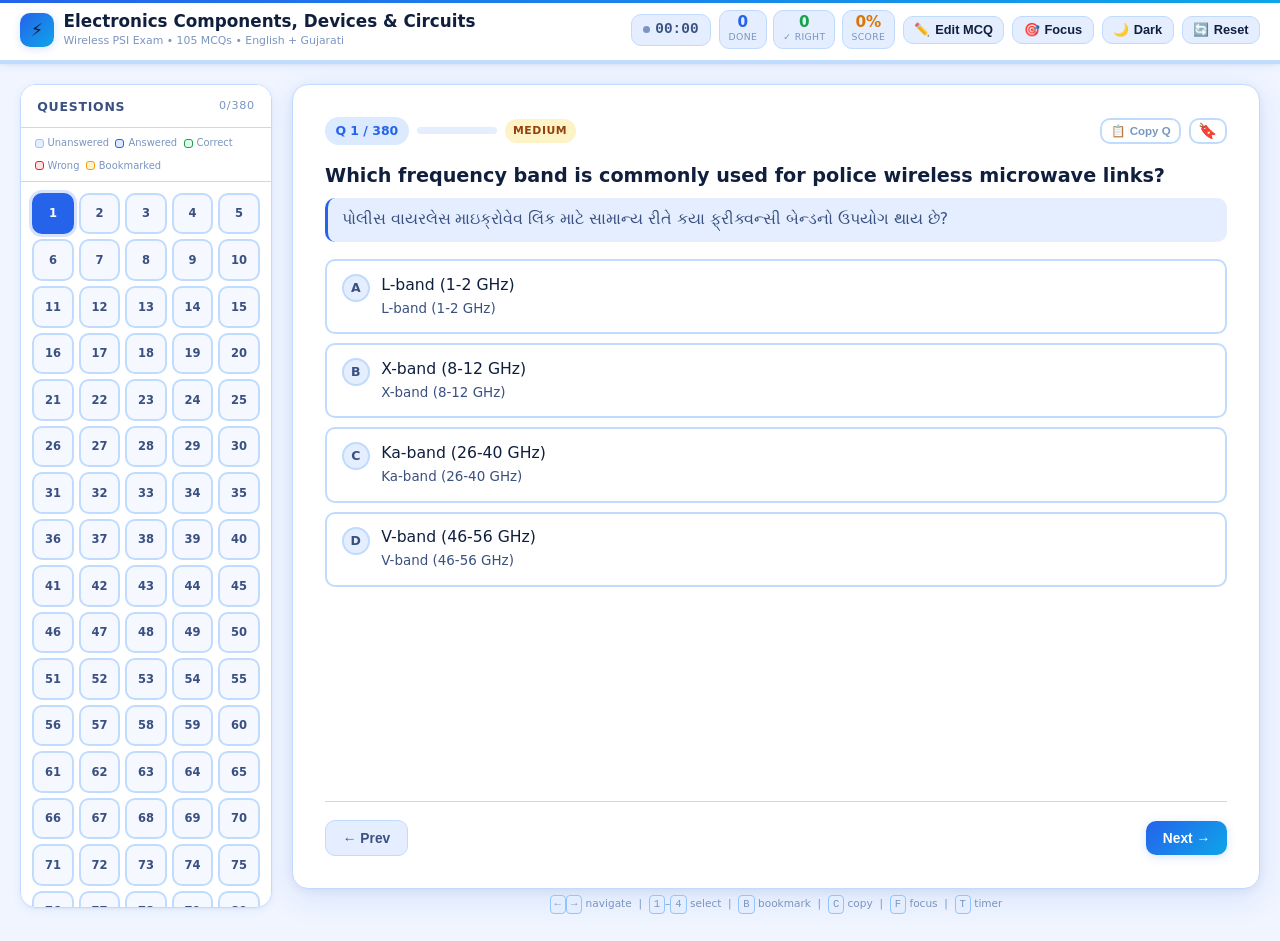
<file: wireless psi study Resources/ch -5/chapter5-test.html>
<!DOCTYPE html>
<html lang="en">

<head>
    <meta charset="UTF-8">
    <meta name="viewport" content="width=device-width, initial-scale=1.0">
    <title>Electronics MCQ • Wireless PSI</title>
    <style>
        /* ===== BLUE THEME: CSS VARIABLES ===== */
        :root {
            --bg: #f0f5ff;
            --bg2: #e4eeff;
            --card: #ffffff;
            --card2: #f5f8ff;
            --text: #0f1f3d;
            --text2: #3a5080;
            --text-light: #7a95c0;
            --primary: #2563eb;
            --primary-light: #dbeafe;
            --primary-dark: #1d4ed8;
            --primary-glow: rgba(37, 99, 235, 0.18);
            --accent: #0ea5e9;
            --accent2: #06b6d4;
            --success: #16a34a;
            --success-light: #dcfce7;
            --danger: #dc2626;
            --danger-light: #fee2e2;
            --warning: #d97706;
            --warning-light: #fef3c7;
            --bookmark: #f59e0b;
            --bookmark-light: #fef3c7;
            --border: #bfdbfe;
            --border2: #93c5fd;
            --shadow: 0 2px 8px rgba(37, 99, 235, 0.08), 0 1px 3px rgba(0, 0, 0, 0.05);
            --shadow-lg: 0 8px 32px rgba(37, 99, 235, 0.13), 0 2px 8px rgba(0, 0, 0, 0.06);
            --radius: 16px;
            --radius-sm: 10px;
            --font: 'Segoe UI', system-ui, -apple-system, sans-serif;
            --grad: linear-gradient(135deg, #2563eb 0%, #0ea5e9 100%);
            --grad2: linear-gradient(135deg, #06b6d4 0%, #2563eb 100%);
        }

        [data-theme="dark"] {
            --bg: #0a1628;
            --bg2: #0f1f3a;
            --card: #13243d;
            --card2: #182d4a;
            --text: #e0eaff;
            --text2: #7ba4d4;
            --text-light: #3d6090;
            --primary: #3b82f6;
            --primary-light: #1e3a5f;
            --primary-dark: #60a5fa;
            --primary-glow: rgba(59, 130, 246, 0.22);
            --accent: #38bdf8;
            --accent2: #22d3ee;
            --success: #22c55e;
            --success-light: #052e16;
            --danger: #f87171;
            --danger-light: #2d0a0a;
            --warning: #fbbf24;
            --warning-light: #2a1800;
            --bookmark: #fcd34d;
            --bookmark-light: #2a1f00;
            --border: #1e3a5f;
            --border2: #2a5080;
            --shadow: 0 2px 8px rgba(0, 0, 0, 0.4), 0 4px 16px rgba(59, 130, 246, 0.1);
            --shadow-lg: 0 8px 32px rgba(0, 0, 0, 0.5), 0 4px 16px rgba(59, 130, 246, 0.15);
        }

        *,
        *::before,
        *::after {
            margin: 0;
            padding: 0;
            box-sizing: border-box;
        }

        html {
            scroll-behavior: smooth;
        }

        body {
            font-family: var(--font);
            background: var(--bg);
            color: var(--text);
            line-height: 1.6;
            min-height: 100vh;
            transition: background 0.3s, color 0.3s;
        }

        body::before {
            content: '';
            position: fixed;
            top: 0;
            left: 0;
            right: 0;
            height: 3px;
            background: var(--grad);
            z-index: 9999;
        }

        /* ===== FOCUS MODE ===== */
        body.focus-mode header,
        body.focus-mode .sidebar {
            display: none !important;
        }

        body.focus-mode .page-wrap {
            padding: 0;
            max-width: 100%;
        }

        body.focus-mode .quiz-wrap {
            width: 100%;
        }

        body.focus-mode .quiz-card {
            border-radius: 0;
            border: none;
            min-height: 100vh;
            box-shadow: none;
            padding: clamp(1.25rem, 5vw, 2.5rem) clamp(1rem, 8vw, 4rem);
        }

        .focus-exit-btn {
            display: none;
            position: fixed;
            top: 12px;
            right: 12px;
            z-index: 999;
            background: var(--card);
            border: 1px solid var(--border);
            border-radius: 50px;
            padding: 0.45rem 1rem;
            font-size: 0.82rem;
            font-weight: 700;
            color: var(--text);
            cursor: pointer;
            box-shadow: var(--shadow-lg);
            gap: 0.4rem;
            align-items: center;
            transition: all 0.2s;
        }

        body.focus-mode .focus-exit-btn {
            display: flex;
        }

        .focus-exit-btn:hover {
            background: var(--danger-light);
            color: var(--danger);
        }

        /* ===== HEADER ===== */
        header {
            background: var(--card);
            border-bottom: 1px solid var(--border);
            position: sticky;
            top: 0;
            z-index: 200;
            box-shadow: var(--shadow);
        }

        .header-inner {
            max-width: 1280px;
            margin: 0 auto;
            padding: 0.65rem 1.25rem;
            display: flex;
            align-items: center;
            justify-content: space-between;
            gap: 0.75rem;
            flex-wrap: wrap;
        }

        .header-left {
            display: flex;
            align-items: center;
            gap: 0.6rem;
        }

        .header-logo {
            width: 34px;
            height: 34px;
            border-radius: 10px;
            background: var(--grad);
            display: flex;
            align-items: center;
            justify-content: center;
            font-size: 1.1rem;
            flex-shrink: 0;
            box-shadow: 0 2px 8px var(--primary-glow);
        }

        .header-left h1 {
            font-size: clamp(0.82rem, 2.2vw, 1.05rem);
            font-weight: 700;
            color: var(--text);
            line-height: 1.2;
        }

        .header-left p {
            font-size: 0.68rem;
            color: var(--text-light);
            margin-top: 1px;
        }

        .header-right {
            display: flex;
            align-items: center;
            gap: 0.5rem;
            flex-wrap: wrap;
        }

        /* Stats */
        .stats-bar {
            display: flex;
            gap: 0.4rem;
            align-items: center;
        }

        .stat-chip {
            display: flex;
            flex-direction: column;
            align-items: center;
            background: var(--bg2);
            border: 1px solid var(--border);
            border-radius: 10px;
            padding: 0.22rem 0.55rem;
            min-width: 46px;
        }

        .stat-chip .val {
            font-size: 0.95rem;
            font-weight: 800;
            color: var(--primary);
            line-height: 1;
        }

        .stat-chip .lbl {
            font-size: 0.58rem;
            color: var(--text-light);
            text-transform: uppercase;
            letter-spacing: 0.04em;
        }

        .stat-chip.correct-stat .val {
            color: var(--success);
        }

        .stat-chip.score-stat .val {
            color: var(--warning);
        }

        /* Timer */
        .timer-chip {
            display: flex;
            align-items: center;
            gap: 0.35rem;
            background: var(--bg2);
            border: 1px solid var(--border);
            border-radius: 10px;
            padding: 0.22rem 0.7rem;
            cursor: pointer;
            font-size: 0.9rem;
            font-weight: 800;
            color: var(--text2);
            transition: all 0.2s;
            user-select: none;
            font-family: 'Courier New', monospace;
            white-space: nowrap;
        }

        .timer-chip:hover {
            border-color: var(--primary);
            color: var(--primary);
        }

        .timer-chip.running {
            color: var(--success);
            border-color: var(--success);
            background: var(--success-light);
        }

        .timer-chip.running .timer-dot {
            background: var(--success);
            animation: blink 1s infinite;
        }

        .timer-chip.paused {
            color: var(--warning);
            border-color: var(--warning);
            background: var(--warning-light);
        }

        .timer-dot {
            width: 7px;
            height: 7px;
            border-radius: 50%;
            background: var(--text-light);
            flex-shrink: 0;
        }

        @keyframes blink {

            0%,
            100% {
                opacity: 1
            }

            50% {
                opacity: 0.2
            }
        }

        /* Header buttons */
        .hdr-btn {
            background: var(--bg2);
            border: 1px solid var(--border);
            border-radius: var(--radius-sm);
            padding: 0.35rem 0.65rem;
            cursor: pointer;
            font-size: 0.8rem;
            color: var(--text);
            transition: all 0.2s;
            display: flex;
            align-items: center;
            gap: 0.3rem;
            white-space: nowrap;
            font-weight: 600;
        }

        .hdr-btn:hover {
            background: var(--primary-light);
            border-color: var(--primary);
            color: var(--primary);
        }

        .hdr-btn.active,
        .hdr-btn.focus-active {
            background: var(--primary-light);
            border-color: var(--primary);
            color: var(--primary);
        }

        .hdr-btn.danger:hover {
            background: var(--danger-light);
            border-color: var(--danger);
            color: var(--danger);
        }

        .hdr-btn.edit-active {
            background: #fff3e0;
            border-color: var(--warning);
            color: var(--warning);
        }

        /* Progress strip */
        .progress-strip {
            height: 3px;
            background: var(--border);
        }

        .progress-fill {
            height: 100%;
            background: var(--grad);
            width: 0%;
            transition: width 0.5s ease;
        }

        /* ===== LAYOUT ===== */
        .page-wrap {
            max-width: 1280px;
            margin: 0 auto;
            padding: 1.25rem;
            display: flex;
            gap: 1.25rem;
            align-items: flex-start;
        }

        /* ===== SIDEBAR ===== */
        .sidebar {
            width: 252px;
            flex-shrink: 0;
            background: var(--card);
            border-radius: var(--radius);
            border: 1px solid var(--border);
            box-shadow: var(--shadow);
            position: sticky;
            top: 62px;
            max-height: calc(100vh - 76px);
            overflow-y: auto;
            scrollbar-width: thin;
        }

        .sidebar::-webkit-scrollbar {
            width: 4px;
        }

        .sidebar::-webkit-scrollbar-thumb {
            background: var(--border2);
            border-radius: 2px;
        }

        .sidebar-head {
            padding: 0.7rem 1rem;
            font-weight: 700;
            font-size: 0.78rem;
            color: var(--text2);
            text-transform: uppercase;
            letter-spacing: 0.06em;
            border-bottom: 1px solid var(--border);
            position: sticky;
            top: 0;
            background: var(--card);
            z-index: 1;
            display: flex;
            justify-content: space-between;
            align-items: center;
        }

        .legend {
            display: flex;
            gap: 0.4rem;
            padding: 0.45rem 0.85rem;
            border-bottom: 1px solid var(--border);
            flex-wrap: wrap;
        }

        .legend-item {
            display: flex;
            align-items: center;
            gap: 4px;
            font-size: 0.62rem;
            color: var(--text-light);
        }

        .legend-dot {
            width: 9px;
            height: 9px;
            border-radius: 3px;
        }

        .legend-dot.un {
            background: var(--bg2);
            border: 1px solid var(--border2);
        }

        .legend-dot.ans {
            background: var(--primary-light);
            border: 1px solid var(--primary);
        }

        .legend-dot.ok {
            background: var(--success-light);
            border: 1px solid var(--success);
        }

        .legend-dot.no {
            background: var(--danger-light);
            border: 1px solid var(--danger);
        }

        .legend-dot.bm {
            background: var(--bookmark-light);
            border: 1px solid var(--bookmark);
        }

        .q-grid {
            display: grid;
            grid-template-columns: repeat(5, 1fr);
            gap: 5px;
            padding: 0.7rem;
        }

        .q-btn {
            aspect-ratio: 1;
            display: flex;
            align-items: center;
            justify-content: center;
            border: 2px solid var(--border);
            border-radius: var(--radius-sm);
            font-weight: 700;
            font-size: 0.72rem;
            cursor: pointer;
            transition: all 0.15s;
            background: var(--card2);
            color: var(--text2);
            user-select: none;
            position: relative;
        }

        .q-btn:hover {
            border-color: var(--primary);
            color: var(--primary);
            transform: scale(1.1);
        }

        .q-btn.active {
            background: var(--primary);
            color: #fff;
            border-color: var(--primary);
            box-shadow: 0 0 0 3px var(--primary-glow);
        }

        .q-btn.answered {
            background: var(--primary-light);
            border-color: var(--primary);
            color: var(--primary-dark);
        }

        .q-btn.correct {
            background: var(--success-light);
            border-color: var(--success);
            color: var(--success);
        }

        .q-btn.wrong {
            background: var(--danger-light);
            border-color: var(--danger);
            color: var(--danger);
        }

        .q-btn.active.correct {
            background: var(--success);
            color: #fff;
            border-color: var(--success);
        }

        .q-btn.active.wrong {
            background: var(--danger);
            color: #fff;
            border-color: var(--danger);
        }

        .q-btn.bookmarked::after {
            content: '🔖';
            position: absolute;
            top: -4px;
            right: -4px;
            font-size: 0.52rem;
            line-height: 1;
        }

        /* ===== MAIN QUIZ AREA ===== */
        .quiz-wrap {
            flex: 1;
            min-width: 0;
        }

        .quiz-card {
            background: var(--card);
            border-radius: var(--radius);
            border: 1px solid var(--border);
            box-shadow: var(--shadow-lg);
            padding: clamp(1.25rem, 4vw, 2rem);
            display: flex;
            flex-direction: column;
            min-height: calc(100vh - 95px);
        }

        /* Question header row */
        .q-header {
            display: flex;
            align-items: center;
            justify-content: space-between;
            margin-bottom: 1rem;
            gap: 0.5rem;
            flex-wrap: wrap;
        }

        .q-header-left {
            display: flex;
            align-items: center;
            gap: 0.5rem;
            flex-wrap: wrap;
        }

        .q-header-right {
            display: flex;
            align-items: center;
            gap: 0.45rem;
            flex-wrap: wrap;
        }

        .q-counter {
            font-size: 0.78rem;
            font-weight: 700;
            color: var(--primary);
            background: var(--primary-light);
            padding: 0.25rem 0.65rem;
            border-radius: 20px;
            white-space: nowrap;
        }

        .q-progress-bar {
            width: 80px;
            height: 7px;
            background: var(--bg2);
            border-radius: 99px;
            overflow: hidden;
            flex-shrink: 0;
        }

        .q-progress-fill {
            height: 100%;
            background: var(--grad);
            transition: width 0.4s ease;
            border-radius: 99px;
        }

        .level-tag {
            font-size: 0.68rem;
            font-weight: 700;
            padding: 0.2rem 0.52rem;
            border-radius: 20px;
            text-transform: uppercase;
            letter-spacing: 0.05em;
            white-space: nowrap;
        }

        .level-hard {
            background: #fee2e2;
            color: #b91c1c;
        }

        .level-medium {
            background: #fef3c7;
            color: #92400e;
        }

        .level-normal {
            background: #dcfce7;
            color: #166534;
        }

        .level-current {
            background: #dbeafe;
            color: #1d4ed8;
        }

        [data-theme="dark"] .level-hard {
            background: var(--danger-light);
            color: #fca5a5;
        }

        [data-theme="dark"] .level-medium {
            background: var(--warning-light);
            color: #fcd34d;
        }

        [data-theme="dark"] .level-normal {
            background: var(--success-light);
            color: #86efac;
        }

        [data-theme="dark"] .level-current {
            background: var(--primary-light);
            color: var(--primary-dark);
        }

        /* Bookmark btn */
        .q-bookmark-btn {
            background: none;
            border: 2px solid var(--border);
            border-radius: var(--radius-sm);
            padding: 0.2rem 0.48rem;
            cursor: pointer;
            font-size: 0.95rem;
            color: var(--text-light);
            transition: all 0.2s;
            line-height: 1;
            white-space: nowrap;
        }

        .q-bookmark-btn:hover {
            border-color: var(--bookmark);
            background: var(--bookmark-light);
        }

        .q-bookmark-btn.bookmarked {
            border-color: var(--bookmark);
            background: var(--bookmark-light);
            color: var(--bookmark);
        }

        /* Copy button */
        .q-copy-btn {
            background: none;
            border: 2px solid var(--border);
            border-radius: var(--radius-sm);
            padding: 0.2rem 0.55rem;
            cursor: pointer;
            font-size: 0.72rem;
            color: var(--text-light);
            transition: all 0.2s;
            line-height: 1.4;
            white-space: nowrap;
            font-weight: 600;
            display: flex;
            align-items: center;
            gap: 0.3rem;
        }

        .q-copy-btn:hover {
            border-color: var(--accent2);
            background: #e0f7fa;
            color: var(--accent2);
        }

        .q-copy-btn.copied {
            border-color: var(--success);
            background: var(--success-light);
            color: var(--success);
        }

        [data-theme="dark"] .q-copy-btn:hover {
            background: #0a2030;
        }

        [data-theme="dark"] .q-copy-btn.copied {
            background: var(--success-light);
        }

        /* Question text */
        .q-text {
            font-size: clamp(1rem, 2.4vw, 1.2rem);
            font-weight: 600;
            line-height: 1.55;
            color: var(--text);
            margin-bottom: 0.45rem;
        }

        .q-guj {
            font-size: clamp(0.82rem, 2vw, 0.97rem);
            color: var(--text2);
            line-height: 1.6;
            margin-bottom: 1.1rem;
            padding: 0.6rem 0.85rem;
            background: var(--bg2);
            border-radius: var(--radius-sm);
            border-left: 3px solid var(--primary);
        }

        /* Options */
        .options-list {
            display: flex;
            flex-direction: column;
            gap: 9px;
        }

        .option-item {
            display: flex;
            align-items: flex-start;
            gap: 11px;
            padding: 0.8rem 0.95rem;
            border: 2px solid var(--border);
            border-radius: var(--radius-sm);
            cursor: pointer;
            transition: all 0.18s;
            background: var(--card);
            position: relative;
            overflow: hidden;
        }

        .option-item::before {
            content: '';
            position: absolute;
            left: 0;
            top: 0;
            bottom: 0;
            width: 3px;
            background: var(--grad);
            transform: scaleY(0);
            transition: transform 0.18s;
            border-radius: 2px 0 0 2px;
        }

        .option-item:hover:not(.locked):not(.disabled-unselected) {
            border-color: var(--primary);
            background: var(--primary-light);
            transform: translateX(4px);
        }

        .option-item:hover:not(.locked):not(.disabled-unselected)::before {
            transform: scaleY(1);
        }

        .option-item.selected {
            border-color: var(--primary);
            background: var(--primary-light);
        }

        .option-item.selected::before {
            transform: scaleY(1);
        }

        .option-item.correct {
            border-color: var(--success);
            background: var(--success-light);
        }

        .option-item.correct::before {
            background: var(--success);
            transform: scaleY(1);
        }

        .option-item.wrong {
            border-color: var(--danger);
            background: var(--danger-light);
        }

        .option-item.wrong::before {
            background: var(--danger);
            transform: scaleY(1);
        }

        .option-item.locked,
        .option-item.disabled-unselected {
            cursor: default;
        }

        .option-item.disabled-unselected {
            opacity: 0.5;
        }

        .opt-badge {
            width: 28px;
            height: 28px;
            min-width: 28px;
            border-radius: 50%;
            background: var(--bg2);
            color: var(--text2);
            display: flex;
            align-items: center;
            justify-content: center;
            font-weight: 800;
            font-size: 0.78rem;
            border: 2px solid var(--border);
            transition: all 0.18s;
            flex-shrink: 0;
        }

        .option-item.selected .opt-badge {
            background: var(--primary);
            color: #fff;
            border-color: var(--primary);
        }

        .option-item.correct .opt-badge {
            background: var(--success);
            color: #fff;
            border-color: var(--success);
        }

        .option-item.wrong .opt-badge {
            background: var(--danger);
            color: #fff;
            border-color: var(--danger);
        }

        .opt-text {
            flex: 1;
        }

        .opt-en {
            font-size: clamp(0.86rem, 2vw, 0.98rem);
            font-weight: 500;
            color: var(--text);
            line-height: 1.4;
        }

        .opt-guj {
            font-size: clamp(0.73rem, 1.8vw, 0.84rem);
            color: var(--text2);
            margin-top: 2px;
        }

        .opt-icon {
            margin-left: auto;
            font-size: 1.1rem;
            flex-shrink: 0;
            padding-left: 8px;
        }

        /* Explanation */
        .explain-box {
            margin-top: 1rem;
            padding: 0.9rem 1.1rem;
            border-radius: var(--radius-sm);
            display: none;
            animation: slideDown 0.25s ease;
        }

        .explain-box.show {
            display: block;
        }

        .explain-box.correct-exp {
            background: var(--success-light);
            border-left: 4px solid var(--success);
        }

        .explain-box.wrong-exp {
            background: var(--danger-light);
            border-left: 4px solid var(--danger);
        }

        @keyframes slideDown {
            from {
                opacity: 0;
                transform: translateY(-8px)
            }

            to {
                opacity: 1;
                transform: none
            }
        }

        .exp-verdict {
            font-weight: 800;
            font-size: 0.97rem;
            margin-bottom: 0.35rem;
        }

        .exp-verdict.ok {
            color: var(--success);
        }

        .exp-verdict.no {
            color: var(--danger);
        }

        .exp-body {
            font-size: 0.86rem;
            color: var(--text2);
            line-height: 1.6;
        }

        .correct-ans-label {
            font-size: 0.78rem;
            font-weight: 700;
            color: var(--success);
            margin-top: 0.4rem;
        }

        /* Short cause badge — NEW */
        .short-cause {
            display: inline-flex;
            align-items: center;
            gap: 0.35rem;
            margin-top: 0.5rem;
            padding: 0.28rem 0.7rem;
            background: var(--bg2);
            border: 1px solid var(--border2);
            border-radius: 20px;
            font-size: 0.72rem;
            font-weight: 600;
            color: var(--text2);
        }

        .short-cause-dot {
            width: 6px;
            height: 6px;
            border-radius: 50%;
            background: var(--primary);
            flex-shrink: 0;
        }

        /* Nav buttons */
        .nav-bar {
            display: flex;
            justify-content: space-between;
            align-items: center;
            margin-top: auto;
            padding-top: 1.15rem;
            border-top: 1px solid var(--border);
            gap: 0.5rem;
            flex-wrap: wrap;
        }

        .nav-bar-left {
            display: flex;
            gap: 0.5rem;
            align-items: center;
        }

        .nav-bar-right {
            display: flex;
            gap: 0.5rem;
            align-items: center;
        }

        button {
            padding: 0.58rem 1.05rem;
            border-radius: var(--radius-sm);
            font-weight: 700;
            font-size: 0.86rem;
            cursor: pointer;
            border: none;
            transition: all 0.2s;
            display: flex;
            align-items: center;
            gap: 0.4rem;
        }

        .btn-prev {
            background: var(--bg2);
            color: var(--text2);
            border: 1px solid var(--border);
        }

        .btn-prev:hover {
            background: var(--border);
            color: var(--text);
        }

        .btn-next {
            background: var(--grad);
            color: #fff;
            box-shadow: 0 2px 10px var(--primary-glow);
        }

        .btn-next:hover {
            opacity: 0.9;
            transform: translateY(-1px);
        }

        .btn-submit {
            background: linear-gradient(135deg, var(--success), var(--accent2));
            color: #fff;
            box-shadow: 0 2px 10px rgba(0, 192, 101, 0.3);
        }

        .btn-submit:hover {
            filter: brightness(1.08);
            transform: translateY(-1px);
        }

        /* ===== MCQ EDITOR PANEL ===== */
        .editor-panel {
            display: none;
            margin-top: 1.25rem;
            background: var(--card);
            border-radius: var(--radius);
            border: 1px solid var(--warning);
            box-shadow: 0 4px 24px rgba(255, 159, 67, 0.12);
            overflow: hidden;
        }

        .editor-panel.show {
            display: block;
        }

        .editor-head {
            padding: 0.85rem 1.2rem;
            background: var(--warning-light);
            border-bottom: 1px solid var(--border);
            display: flex;
            align-items: center;
            justify-content: space-between;
            gap: 0.5rem;
        }

        .editor-head h3 {
            font-size: 0.9rem;
            font-weight: 700;
            color: var(--warning);
            display: flex;
            align-items: center;
            gap: 0.4rem;
        }

        .editor-body {
            padding: 1.25rem;
        }

        .editor-textarea {
            width: 100%;
            min-height: 200px;
            font-family: 'Courier New', monospace;
            font-size: 0.78rem;
            padding: 0.75rem;
            border: 1px solid var(--border2);
            border-radius: var(--radius-sm);
            background: var(--bg2);
            color: var(--text);
            line-height: 1.5;
            resize: vertical;
            outline: none;
            transition: border-color 0.2s;
        }

        .editor-textarea:focus {
            border-color: var(--primary);
        }

        .editor-actions {
            display: flex;
            gap: 0.6rem;
            margin-top: 0.75rem;
            flex-wrap: wrap;
        }

        .btn-apply {
            background: var(--success);
            color: #fff;
        }

        .btn-apply:hover {
            filter: brightness(1.08);
        }

        .btn-reset-editor {
            background: var(--bg2);
            color: var(--text2);
            border: 1px solid var(--border);
        }

        .btn-reset-editor:hover {
            border-color: var(--danger);
            color: var(--danger);
        }

        .editor-hint {
            font-size: 0.72rem;
            color: var(--text-light);
            margin-top: 0.5rem;
            line-height: 1.5;
        }

        /* ===== REVIEW PANEL ===== */
        .review-panel {
            display: none;
            margin-top: 1.5rem;
            background: var(--card);
            border-radius: var(--radius);
            border: 1px solid var(--border);
            box-shadow: var(--shadow-lg);
            overflow: hidden;
        }

        .review-panel.show {
            display: block;
        }

        .review-tabs {
            display: flex;
            border-bottom: 1px solid var(--border);
            background: var(--bg2);
        }

        .review-tab {
            flex: 1;
            padding: 0.8rem;
            font-weight: 700;
            font-size: 0.85rem;
            cursor: pointer;
            border: none;
            background: none;
            color: var(--text2);
            transition: all 0.2s;
            display: flex;
            align-items: center;
            justify-content: center;
            gap: 0.4rem;
            border-bottom: 3px solid transparent;
        }

        .review-tab:hover {
            color: var(--text);
            background: var(--border);
        }

        .review-tab.active {
            color: var(--primary);
            border-bottom-color: var(--primary);
            background: var(--card);
        }

        .review-tab.tab-wrong.active {
            color: var(--danger);
            border-bottom-color: var(--danger);
        }

        .review-tab.tab-empty.active {
            color: var(--warning);
            border-bottom-color: var(--warning);
        }

        .review-tab.tab-bm.active {
            color: var(--bookmark);
            border-bottom-color: var(--bookmark);
        }

        .review-count {
            background: var(--bg2);
            border-radius: 99px;
            padding: 0.08rem 0.42rem;
            font-size: 0.7rem;
            font-weight: 800;
            border: 1px solid var(--border);
        }

        .review-tab.active .review-count {
            background: currentColor;
            color: #fff;
            border-color: currentColor;
        }

        .review-body {
            padding: 0.9rem;
            max-height: 420px;
            overflow-y: auto;
        }

        .review-item {
            display: flex;
            align-items: flex-start;
            gap: 0.7rem;
            padding: 0.8rem 0.9rem;
            border-radius: var(--radius-sm);
            margin-bottom: 0.55rem;
            cursor: pointer;
            border: 1px solid var(--border);
            background: var(--card2);
            transition: all 0.15s;
        }

        .review-item:hover {
            border-color: var(--primary);
            background: var(--primary-light);
            transform: translateX(3px);
        }

        .review-item:last-child {
            margin-bottom: 0;
        }

        .review-num {
            width: 30px;
            height: 30px;
            border-radius: 50%;
            display: flex;
            align-items: center;
            justify-content: center;
            font-weight: 800;
            font-size: 0.78rem;
            flex-shrink: 0;
        }

        .review-num.wrong {
            background: var(--danger-light);
            color: var(--danger);
            border: 2px solid var(--danger);
        }

        .review-num.empty {
            background: var(--warning-light);
            color: var(--warning);
            border: 2px solid var(--warning);
        }

        .review-num.bm {
            background: var(--bookmark-light);
            color: var(--bookmark);
            border: 2px solid var(--bookmark);
        }

        .review-q-text {
            font-size: 0.86rem;
            color: var(--text);
            line-height: 1.4;
            flex: 1;
        }

        .review-q-sub {
            font-size: 0.73rem;
            color: var(--text-light);
            margin-top: 2px;
        }

        .review-arrow {
            color: var(--text-light);
            font-size: 1rem;
            margin-left: auto;
            flex-shrink: 0;
        }

        .review-empty-state {
            text-align: center;
            padding: 2rem 1rem;
            color: var(--text-light);
        }

        .review-empty-state .big-emoji {
            font-size: 2.5rem;
            margin-bottom: 0.5rem;
        }

        .review-empty-state p {
            font-size: 0.88rem;
        }

        /* ===== SCORE MODAL ===== */
        .modal-overlay {
            display: none;
            position: fixed;
            inset: 0;
            background: rgba(10, 10, 30, 0.75);
            z-index: 999;
            align-items: center;
            justify-content: center;
            padding: 1rem;
            backdrop-filter: blur(4px);
        }

        .modal-overlay.show {
            display: flex;
        }

        .modal {
            background: var(--card);
            border-radius: 22px;
            padding: 2.2rem 1.75rem;
            max-width: 420px;
            width: 100%;
            text-align: center;
            box-shadow: 0 25px 60px rgba(108, 71, 255, 0.25);
            animation: modalIn 0.3s cubic-bezier(0.34, 1.56, 0.64, 1);
            border: 1px solid var(--border);
        }

        @keyframes modalIn {
            from {
                opacity: 0;
                transform: scale(0.82)
            }

            to {
                opacity: 1;
                transform: scale(1)
            }
        }

        .modal-emoji {
            font-size: 3.5rem;
            margin-bottom: 0.5rem;
        }

        .modal-title {
            font-size: 1.45rem;
            font-weight: 800;
            margin-bottom: 0.35rem;
        }

        .modal-score {
            font-size: 3rem;
            font-weight: 900;
            background: var(--grad);
            -webkit-background-clip: text;
            -webkit-text-fill-color: transparent;
            background-clip: text;
            line-height: 1;
            margin: 0.6rem 0;
        }

        .modal-sub {
            color: var(--text2);
            font-size: 0.88rem;
            margin-bottom: 1.2rem;
        }

        .modal-stats-row {
            display: flex;
            justify-content: center;
            gap: 1rem;
            margin-bottom: 1.4rem;
        }

        .modal-stat {
            text-align: center;
        }

        .modal-stat-val {
            font-size: 1.35rem;
            font-weight: 800;
        }

        .modal-stat-lbl {
            font-size: 0.68rem;
            color: var(--text-light);
            text-transform: uppercase;
        }

        .modal-btns {
            display: flex;
            gap: 0.6rem;
            justify-content: center;
            flex-wrap: wrap;
        }

        .btn-review-modal {
            background: var(--grad);
            color: #fff;
            padding: 0.68rem 1.2rem;
            border-radius: var(--radius-sm);
        }

        .btn-review-modal:hover {
            opacity: 0.9;
        }

        .btn-redo {
            background: var(--bg2);
            color: var(--text);
            border: 1px solid var(--border);
            padding: 0.68rem 1.2rem;
            border-radius: var(--radius-sm);
        }

        .btn-redo:hover {
            background: var(--border);
        }

        /* ===== TOAST ===== */
        .toast {
            position: fixed;
            bottom: 1.5rem;
            left: 50%;
            transform: translateX(-50%) translateY(20px);
            background: var(--card);
            border: 1px solid var(--border);
            border-radius: 50px;
            padding: 0.58rem 1.15rem;
            font-size: 0.81rem;
            font-weight: 600;
            box-shadow: var(--shadow-lg);
            z-index: 9999;
            opacity: 0;
            transition: all 0.3s;
            pointer-events: none;
            color: var(--text);
            white-space: nowrap;
        }

        .toast.show {
            opacity: 1;
            transform: translateX(-50%) translateY(0);
        }

        /* ===== KBD HINT ===== */
        .kbd-hint {
            text-align: center;
            color: var(--text-light);
            font-size: 0.66rem;
            margin-top: 0.4rem;
            padding-bottom: 0.4rem;
        }

        .kbd {
            display: inline-block;
            background: var(--bg2);
            border: 1px solid var(--border2);
            border-radius: 4px;
            padding: 0 4px;
            font-family: monospace;
            font-size: 0.66rem;
        }

        /* ===== OPTION ENTRANCE ANIMATION ===== */
        .options-list .option-item {
            opacity: 0;
            transform: translateY(6px);
            animation: optIn 0.2s ease forwards;
        }

        .options-list .option-item:nth-child(1) {
            animation-delay: 0.03s;
        }

        .options-list .option-item:nth-child(2) {
            animation-delay: 0.08s;
        }

        .options-list .option-item:nth-child(3) {
            animation-delay: 0.13s;
        }

        .options-list .option-item:nth-child(4) {
            animation-delay: 0.18s;
        }

        @keyframes optIn {
            to {
                opacity: 1;
                transform: none
            }
        }

        /* ===== SCROLLBAR ===== */
        ::-webkit-scrollbar {
            width: 6px;
            height: 6px;
        }

        ::-webkit-scrollbar-track {
            background: var(--bg);
        }

        ::-webkit-scrollbar-thumb {
            background: var(--border2);
            border-radius: 3px;
        }

        /* ===== RESPONSIVE ===== */
        @media (max-width: 900px) {
            .page-wrap {
                flex-direction: column;
            }

            .sidebar {
                width: 100%;
                position: static;
                max-height: 250px;
                top: 0;
            }

            .q-grid {
                grid-template-columns: repeat(10, 1fr);
            }

            .quiz-card {
                min-height: auto;
            }
        }

        @media (max-width: 600px) {
            .page-wrap {
                padding: 0.7rem;
                gap: 0.7rem;
            }

            .header-inner {
                padding: 0.45rem 0.7rem;
            }

            .q-grid {
                grid-template-columns: repeat(8, 1fr);
            }

            .stats-bar {
                gap: 0.3rem;
            }

            .stat-chip {
                padding: 0.18rem 0.4rem;
                min-width: 38px;
            }

            .stat-chip .val {
                font-size: 0.84rem;
            }

            .nav-bar {
                padding-top: 0.8rem;
            }

            button {
                padding: 0.48rem 0.75rem;
                font-size: 0.78rem;
            }

            .quiz-card {
                padding: 0.9rem;
            }

            .hdr-btn span {
                display: none;
            }

            .q-header {
                gap: 0.35rem;
            }
        }

        @media (max-width: 400px) {
            .q-grid {
                grid-template-columns: repeat(6, 1fr);
            }
        }
    </style>
</head>

<body>

    <!-- FOCUS MODE EXIT BTN -->
    <button class="focus-exit-btn" onclick="toggleFocusMode()">✕ Exit Focus</button>

    <!-- HEADER -->
    <header id="main-header">
        <div class="header-inner">
            <div class="header-left">
                <div class="header-logo">⚡</div>
                <div>
                    <h1>Electronics Components, Devices &amp; Circuits</h1>
                    <p>Wireless PSI Exam • 105 MCQs • English + Gujarati</p>
                </div>
            </div>
            <div class="header-right">
                <div class="timer-chip" id="timer-chip" onclick="toggleTimer()" title="Click to Start/Pause Timer">
                    <span class="timer-dot" id="timer-dot"></span>
                    <span id="timer-display">00:00</span>
                </div>
                <div class="stats-bar">
                    <div class="stat-chip"><span class="val" id="stat-ans">0</span><span class="lbl">Done</span></div>
                    <div class="stat-chip correct-stat"><span class="val" id="stat-cor">0</span><span class="lbl">✓
                            Right</span></div>
                    <div class="stat-chip score-stat"><span class="val" id="stat-score">0%</span><span
                            class="lbl">Score</span></div>
                </div>
                <button class="hdr-btn" id="edit-btn" onclick="toggleEditor()" title="Edit MCQ Questions">✏️ <span>Edit
                        MCQ</span></button>
                <button class="hdr-btn" id="focus-btn" onclick="toggleFocusMode()" title="Toggle Focus Mode (F)">🎯
                    <span>Focus</span></button>
                <button class="hdr-btn" onclick="toggleTheme()" id="theme-btn" title="Toggle Theme">🌙
                    <span>Dark</span></button>
                <button class="hdr-btn danger" onclick="resetAll()" title="Reset all answers">🔄
                    <span>Reset</span></button>
            </div>
        </div>
        <div class="progress-strip">
            <div class="progress-fill" id="header-progress"></div>
        </div>
    </header>

    <!-- MAIN -->
    <div class="page-wrap">

        <!-- SIDEBAR -->
        <div class="sidebar" id="main-sidebar">
            <div class="sidebar-head">
                <span>Questions</span>
                <span id="sidebar-count" style="font-size:0.7rem;color:var(--text-light);font-weight:500;"></span>
            </div>
            <div class="legend">
                <div class="legend-item"><span class="legend-dot un"></span>Unanswered</div>
                <div class="legend-item"><span class="legend-dot ans"></span>Answered</div>
                <div class="legend-item"><span class="legend-dot ok"></span>Correct</div>
                <div class="legend-item"><span class="legend-dot no"></span>Wrong</div>
                <div class="legend-item"><span class="legend-dot bm"></span>Bookmarked</div>
            </div>
            <div class="q-grid" id="q-grid"></div>
        </div>

        <!-- QUIZ AREA -->
        <div class="quiz-wrap" id="quiz-wrap">
            <div class="quiz-card" id="quiz-card">

                <!-- Q header -->
                <div class="q-header">
                    <div class="q-header-left">
                        <div class="q-counter" id="q-counter">Q 1 / 105</div>
                        <div class="q-progress-bar">
                            <div class="q-progress-fill" id="q-progress"></div>
                        </div>
                        <span class="level-tag" id="q-level">Hard</span>
                    </div>
                    <div class="q-header-right">
                        <button class="q-copy-btn" id="q-copy-btn" onclick="copyQuestion()"
                            title="Copy question + options">
                            📋 <span>Copy Q</span>
                        </button>
                        <button class="q-bookmark-btn" id="q-bookmark-btn" onclick="toggleBookmark()"
                            title="Bookmark (B)">🔖</button>
                    </div>
                </div>

                <!-- Question text -->
                <div class="q-text" id="q-text">Loading...</div>
                <div class="q-guj" id="q-guj"></div>

                <!-- Options -->
                <div class="options-list" id="options-list"></div>

                <!-- Explanation -->
                <div class="explain-box" id="explain-box">
                    <div class="exp-verdict" id="exp-verdict"></div>
                    <div class="exp-body" id="exp-body"></div>
                    <div class="correct-ans-label" id="correct-ans-label"></div>
                    <div class="short-cause" id="short-cause" style="display:none">
                        <span class="short-cause-dot"></span>
                        <span id="short-cause-text"></span>
                    </div>
                </div>

                <!-- Nav -->
                <div class="nav-bar">
                    <div class="nav-bar-left">
                        <button class="btn-prev" onclick="goQuestion(currentIdx - 1)">← Prev</button>
                    </div>
                    <div class="nav-bar-right">
                        <button class="btn-next" id="btn-next" onclick="goQuestion(currentIdx + 1)">Next →</button>
                        <button class="btn-submit" id="btn-submit" onclick="submitQuiz()" style="display:none">Submit
                            🎯</button>
                    </div>
                </div>
            </div>

            <!-- MCQ EDITOR PANEL -->
            <div class="editor-panel" id="editor-panel">
                <div class="editor-head">
                    <h3>✏️ Edit MCQ Array</h3>
                    <button class="hdr-btn" onclick="toggleEditor()" style="font-size:0.75rem;">✕ Close</button>
                </div>
                <div class="editor-body">
                    <p style="font-size:0.8rem;color:var(--text2);margin-bottom:0.6rem;">Paste your updated questions
                        array below and click Apply. Keep the same JSON structure.</p>
                    <textarea class="editor-textarea" id="mcq-editor" spellcheck="false" placeholder='[
                        { id: 1, level: "hard", q: "Question text?", gq: "ગુજરાતી પ્રશ્ન?",
                            opts: ["Option A", "Option B", "Option C", "Option D"],
                            gOpts: ["A gu", "B gu", "C gu", "D gu"],
                            ans: 0, exp: "Explanation here." },
                        ...
                        ]'>
                    </textarea>
                    <div class="editor-actions">
                        <button class="btn-apply" onclick="applyEditor()">✅ Apply Questions</button>
                        <button class="btn-reset-editor" onclick="resetEditorToOriginal()">↩ Restore Original</button>
                    </div>
                    <p class="editor-hint">💡 Tip: <code>ans</code> is the 0-based index of the correct option (0=A,
                        1=B, 2=C, 3=D). Level: "hard" | "medium" | "normal" | "current"</p>
                </div>
            </div>

            <!-- REVIEW PANEL (shown after submit) -->
            <div class="review-panel" id="review-panel">
                <div class="review-tabs">
                    <button class="review-tab tab-wrong active" onclick="switchReviewTab('wrong')" id="tab-wrong">
                        ❌ Wrong <span class="review-count" id="cnt-wrong">0</span>
                    </button>
                    <button class="review-tab tab-empty" onclick="switchReviewTab('empty')" id="tab-empty">
                        ⬜ Skipped <span class="review-count" id="cnt-empty">0</span>
                    </button>
                    <button class="review-tab tab-bm" onclick="switchReviewTab('bookmarks')" id="tab-bm">
                        🔖 Bookmarks <span class="review-count" id="cnt-bm">0</span>
                    </button>
                </div>
                <div class="review-body" id="review-body"></div>
            </div>

            <div class="kbd-hint">
                <kbd class="kbd">←</kbd><kbd class="kbd">→</kbd> navigate &nbsp;|&nbsp;
                <kbd class="kbd">1</kbd>–<kbd class="kbd">4</kbd> select &nbsp;|&nbsp;
                <kbd class="kbd">B</kbd> bookmark &nbsp;|&nbsp;
                <kbd class="kbd">C</kbd> copy &nbsp;|&nbsp;
                <kbd class="kbd">F</kbd> focus &nbsp;|&nbsp;
                <kbd class="kbd">T</kbd> timer
            </div>
        </div>

    </div>

    <!-- SCORE MODAL -->
    <div class="modal-overlay" id="score-modal">
        <div class="modal">
            <div class="modal-emoji" id="modal-emoji">🎉</div>
            <div class="modal-title" id="modal-title">Test Complete!</div>
            <div class="modal-score" id="modal-score">--/--</div>
            <div class="modal-stats-row">
                <div class="modal-stat">
                    <div class="modal-stat-val" id="ms-correct" style="color:var(--success)">0</div>
                    <div class="modal-stat-lbl">Correct</div>
                </div>
                <div class="modal-stat">
                    <div class="modal-stat-val" id="ms-wrong" style="color:var(--danger)">0</div>
                    <div class="modal-stat-lbl">Wrong</div>
                </div>
                <div class="modal-stat">
                    <div class="modal-stat-val" id="ms-skip" style="color:var(--warning)">0</div>
                    <div class="modal-stat-lbl">Skipped</div>
                </div>
                <div class="modal-stat">
                    <div class="modal-stat-val" id="ms-time" style="color:var(--primary)">--</div>
                    <div class="modal-stat-lbl">Time</div>
                </div>
            </div>
            <div class="modal-sub" id="modal-sub"></div>
            <div class="modal-btns">
                <button class="btn-review-modal" onclick="closeModal()">📋 Review Answers</button>
                <button class="btn-redo" onclick="resetAll()">🔄 Redo Test</button>
            </div>
        </div>
    </div>

    <!-- TOAST -->
    <div class="toast" id="toast"></div>

    <script>
        const questions = [
            {
                "id": 1,
                "level": "medium",
                "q": "Which frequency band is commonly used for police wireless microwave links?",
                "gq": "પોલીસ વાયરલેસ માઇક્રોવેવ લિંક માટે સામાન્ય રીતે કયા ફ્રીક્વન્સી બેન્ડનો ઉપયોગ થાય છે?",
                "opts": [
                    "L-band (1-2 GHz)",
                    "X-band (8-12 GHz)",
                    "Ka-band (26-40 GHz)",
                    "V-band (46-56 GHz)"
                ],
                "gOpts": [
                    "L-band (1-2 GHz)",
                    "X-band (8-12 GHz)",
                    "Ka-band (26-40 GHz)",
                    "V-band (46-56 GHz)"
                ],
                "ans": 1,
                "exp": "X-band provides optimal balance of range, equipment availability, and atmospheric propagation for police communication links."
            },
            {
                "id": 2,
                "level": "medium",
                "q": "What is the nature of microwaves?",
                "gq": "માઇક્રોવેવનો સ્વભાવ શું છે?",
                "opts": [
                    "Longitudinal waves",
                    "Transverse electromagnetic waves",
                    "Scalar waves",
                    "Acoustic waves"
                ],
                "gOpts": [
                    "લોન્ગીટ્યુડિનલ તરંગો",
                    "ટ્રાન્સવર્સ ઇલેક્ટ્રોમેગ્નેટિક તરંગો",
                    "સ્કેલર તરંગો",
                    "એકોસ્ટિક તરંગો"
                ],
                "ans": 1,
                "exp": "Microwaves are TEM waves with E and H fields mutually perpendicular and normal to propagation direction."
            },
            {
                "id": 3,
                "level": "medium",
                "q": "The radio horizon for microwave LOS propagation is approximately",
                "gq": "માઇક્રોવેવ LOS પ્રસારણ માટે રેડિયો હોરાઇઝન લગભગ કેટલો હોય છે?",
                "opts": [
                    "Equal to optical horizon",
                    "0.57 times optical horizon",
                    "1.23 times optical horizon",
                    "1.41 times optical horizon"
                ],
                "gOpts": [
                    "ઓપ્ટિકલ હોરાઇઝન જેટલો",
                    "ઓપ્ટિકલ હોરાઇઝન કરતા 0.57 ગણો",
                    "ઓપ્ટિકલ હોરાઇઝન કરતા 1.23 ગણો",
                    "ઓપ્ટિકલ હોરાઇઝન કરતા 1.41 ગણો"
                ],
                "ans": 2,
                "exp": "Atmospheric refraction extends microwave radio horizon to ~1.23√(d km) compared to optical horizon."
            },
            {
                "id": 4,
                "level": "medium",
                "q": "In a police wireless microwave link, tropospheric ducting causes",
                "gq": "પોલીસ વાયરલેસ માઇક્રોવેવ લિંકમાં, ટ્રોપોસ્ફેરિક ડક્ટિંગ શું કરે છે?",
                "opts": [
                    "Signal enhancement beyond LOS",
                    "Increased rain fade",
                    "Ionospheric reflection",
                    "Ground wave propagation"
                ],
                "gOpts": [
                    "LOS થી આગળ સિગ્નલ વૃદ્ધિ",
                    "વધેલી રેઇન ફેડ",
                    "આયનોસ્ફેરિક રીફ્લેક્શન",
                    "ગ્રાઉન્ડ વેવ પ્રસારણ"
                ],
                "ans": 0,
                "exp": "Super-refraction in atmospheric ducts traps microwaves, extending range beyond normal line-of-sight."
            },
            {
                "id": 5,
                "level": "medium",
                "q": "Rain attenuation affects microwave links most severely in the",
                "gq": "રેઇન એટેન્યુએશન માઇક્રોવેવ લિંકને સૌથી વધુ અસર કરે છે કયા બેન્ડમાં?",
                "opts": [
                    "C-band",
                    "Ku-band",
                    "X-band",
                    "L-band"
                ],
                "gOpts": [
                    "C-band",
                    "Ku-band",
                    "X-band",
                    "L-band"
                ],
                "ans": 1,
                "exp": "Higher Ku-band frequencies (12-18 GHz) suffer greater raindrop absorption and scattering losses."
            },
            {
                "id": 6,
                "level": "medium",
                "q": "A police microwave repeater experiences a sudden signal drop due to temperature inversion; this is caused by",
                "gq": "પોલીસ માઇક્રોવેવ રીપીટર તાપમાન ઇન્વર્ઝનને કારણે અચાનક સિગ્નલ ડ્રોપ અનુભવે છે; આ કેના કારણે થાય છે?",
                "opts": [
                    "Rain scatter",
                    "Tropospheric ducting",
                    "Multipath fading",
                    "Earth bulge"
                ],
                "gOpts": [
                    "રેઇન સ્કેટર",
                    "ટ્રોપોસ્ફેરિક ડક્ટિંગ",
                    "મલ્ટિપાથ ફેડિંગ",
                    "અર્થ બલ્જ"
                ],
                "ans": 1,
                "exp": "Temperature inversion creates super-refracting layers that duct signals away from the intended receiver path."
            },
            {
                "id": 7,
                "level": "medium",
                "q": "Critical frequency for the ionosphere affects",
                "gq": "આયનોસ્ફિયર માટે ક્રિટિકલ ફ્રીક્વન્સી શું અસર કરે છે?",
                "opts": [
                    "VHF only",
                    "UHF/microwave little",
                    "LF only",
                    "All bands equally"
                ],
                "gOpts": [
                    "માત્ર VHF",
                    "UHF/માઇક્રોવેવ ઓછી",
                    "માત્ર LF",
                    "બધા બેન્ડ સમાન"
                ],
                "ans": 1,
                "exp": "Microwave frequencies (>30 MHz) penetrate the ionosphere with negligible reflection or absorption."
            },
            {
                "id": 8,
                "level": "medium",
                "q": "Ducting in the troposphere occurs due to",
                "gq": "ટ્રોપોસ્ફિયરમાં ડક્ટિંગ કેના કારણે થાય છે?",
                "opts": [
                    "High humidity gradient",
                    "Temperature inversion",
                    "Wind shear",
                    "Solar activity"
                ],
                "gOpts": [
                    "ઉચ્ચ ભેજ ઢાળ",
                    "તાપમાન ઇન્વર્ઝન",
                    "પવન શીઅર",
                    "સૌર પ્રવૃત્તિ"
                ],
                "ans": 1,
                "exp": "Temperature inversion layers cause superrefraction, trapping microwave signals in atmospheric ducts."
            },
            {
                "id": 9,
                "level": "medium",
                "q": "Indicate the false statement. The SWR on a transmission line is infinity; the line is terminated in",
                "gq": "ખોટું વિધાન સૂચવો. ટ્રાન્સમિશન લાઇન પર SWR અનંત છે; લાઇન સમાપ્ત થાય છે",
                "opts": [
                    "a short circuit",
                    "a complex impedance",
                    "an open circuit",
                    "a pure reactance"
                ],
                "gOpts": [
                    "શોર્ટ સર્કિટ",
                    "કોમ્પ્લેક્સ ઇમ્પીડન્સ",
                    "ઓપન સર્કિટ",
                    "પ્યોર રિએક્ટન્સ"
                ],
                "ans": 1,
                "exp": "SWR becomes infinite only for purely reactive terminations (short/open), not complex impedances."
            },
            {
                "id": 10,
                "level": "medium",
                "q": "Characteristic impedance of a lossless transmission line is given by",
                "gq": "લોસલેસ ટ્રાન્સમિશન લાઇનની કેરેક્ટરિસ્ટિક ઇમ્પીડન્સ ક્યાં સૂત્રથી મળે છે?",
                "opts": [
                    "√(L/C)",
                    "√(R/G)",
                    "√(L/G)",
                    "√(R/C)"
                ],
                "gOpts": [
                    "√(L/C)",
                    "√(R/G)",
                    "√(L/G)",
                    "√(R/C)"
                ],
                "ans": 0,
                "exp": "For lossless lines (R = G = 0), Z0 = √(L/C) where L and C are distributed inductance and capacitance."
            },
            {
                "id": 11,
                "level": "medium",
                "q": "When electromagnetic waves are propagated in a waveguide",
                "gq": "જ્યારે ઇલેક્ટ્રોમેગ્નેટિક તરંગો વેવગાઇડમાં પ્રસારિત થાય છે ત્યારે",
                "opts": [
                    "They travel along broader walls",
                    "They are reflected from walls but do not travel along them",
                    "They travel through a dielectric without touching the walls",
                    "They travel along all four walls"
                ],
                "gOpts": [
                    "તેઓ જાડી દિવાલો સાથે મુસાફરી કરે છે",
                    "તેઓ દિવાલોથી પરાવર્તિત થાય છે પરંતુ તેમની સાથે મુસાફરી કરતા નથી",
                    "તેઓ દિવાલોને સ્પર્શ કર્યા વિના ડાઇઇલેક્ટ્રિકમાંથી પસાર થાય છે",
                    "તેઓ ચારેય દિવાલો સાથે મુસાફરી કરે છે"
                ],
                "ans": 1,
                "exp": "Waves propagate by repeated reflections off the waveguide walls via a zigzag path."
            },
            {
                "id": 12,
                "level": "medium",
                "q": "Waveguides are used mainly for microwave signals because",
                "gq": "વેવગાઇડનો ઉપયોગ મુખ્યત્વે માઇક્રોવેવ સિગ્નલો માટે થાય છે કારણ કે",
                "opts": [
                    "they depend on straight-line propagation which applies to microwaves only",
                    "losses would be too heavy at lower frequencies",
                    "there are no generators powerful enough at lower frequencies",
                    "they would be too bulky at lower frequencies"
                ],
                "gOpts": [
                    "તેઓ સીધી-રેખા પ્રસાર પર આધાર રાખે છે જે ફક્ત માઇક્રોવેવને લાગુ પડે છે",
                    "નીચલી ફ્રીક્વન્સી પર નુકસાન ખૂબ ભારે હશે",
                    "નીચલી ફ્રીક્વન્સી પર પૂરતા શક્તિશાળી જનરેટર્સ નથી",
                    "તેઓ નીચલી ફ્રીક્વન્સી પર ખૂબ મોટા હશે"
                ],
                "ans": 3,
                "exp": "Waveguide dimensions scale with wavelength, becoming impractically large at lower frequencies."
            },
            {
                "id": 13,
                "level": "medium",
                "q": "The dominant mode in a rectangular waveguide is",
                "gq": "લંબચોરસ વેવગાઇડમાં ડોમિનેન્ટ મોડ કયો છે?",
                "opts": [
                    "TM10",
                    "TE10",
                    "TM11",
                    "TE01"
                ],
                "gOpts": [
                    "TM10",
                    "TE10",
                    "TM11",
                    "TE01"
                ],
                "ans": 1,
                "exp": "TE10 has lowest cutoff frequency, making it dominant mode in standard rectangular waveguides."
            },
            {
                "id": 14,
                "level": "medium",
                "q": "The wavelength of a wave in a waveguide",
                "gq": "વેવગાઇડમાં તરંગની તરંગલંબાઈ",
                "opts": [
                    "is greater than free space",
                    "depends only on waveguide dimensions and free-space wavelength",
                    "is inversely proportional to phase velocity",
                    "is directly proportional to group velocity"
                ],
                "gOpts": [
                    "ફ્રી સ્પેસ કરતા વધારે છે",
                    "માત્ર વેવગાઇડના પરિમાણો અને ફ્રી-સ્પેસ તરંગલંબાઈ પર આધાર રાખે છે",
                    "ફેઝ વેલોસિટીના વ્યુત્ક્રમ પ્રમાણમાં છે",
                    "ગ્રુપ વેલોસિટીના સમપ્રમાણમાં છે"
                ],
                "ans": 0,
                "exp": "Guide wavelength λg > λ0 due to zigzag propagation path in waveguides."
            },
            {
                "id": 15,
                "level": "medium",
                "q": "VSWR on a mismatched transmission line is 3. The reflection coefficient magnitude is",
                "gq": "મિસમેચ્ડ ટ્રાન્સમિશન લાઇન પર VSWR 3 છે. રીફ્લેક્શન કોફિશિયન્ટનું મેગ્નિટ્યુડ કેટલું છે?",
                "opts": [
                    "1/3",
                    "2/3",
                    "1/2",
                    "0.5"
                ],
                "gOpts": [
                    "1/3",
                    "2/3",
                    "1/2",
                    "0.5"
                ],
                "ans": 1,
                "exp": "|Γ| = (VSWR - 1) / (VSWR + 1) = (3 - 1) / (3 + 1) = 2/3."
            },
            {
                "id": 16,
                "level": "medium",
                "q": "Return loss in dB for |Γ| = 0.1 is approximately",
                "gq": "|Γ| = 0.1 માટે dB માં રીટર્ન લોસ લગભગ કેટલો છે?",
                "opts": [
                    "10 dB",
                    "20 dB",
                    "30 dB",
                    "40 dB"
                ],
                "gOpts": [
                    "10 dB",
                    "20 dB",
                    "30 dB",
                    "40 dB"
                ],
                "ans": 1,
                "exp": "Return loss = -20 log|Γ| = -20 log(0.1) = 20 dB."
            },
            {
                "id": 17,
                "level": "medium",
                "q": "For a quarter-wave transformer matching Z1 = 50Ω to Z2 = 75Ω, the required Z0 is",
                "gq": "Z1 = 50Ω થી Z2 = 75Ω સાથે મેચ કરવા માટે ક્વાર્ટર-વેવ ટ્રાન્સફોર્મર માટે જરૂરી Z0 કેટલો છે?",
                "opts": [
                    "37.5 Ω",
                    "62.5 Ω",
                    "√(50×75) ≈ 61.2 Ω",
                    "100 Ω"
                ],
                "gOpts": [
                    "37.5 Ω",
                    "62.5 Ω",
                    "√(50×75) ≈ 61.2 Ω",
                    "100 Ω"
                ],
                "ans": 2,
                "exp": "Quarter-wave transformer: Z0 = √(Z1 × Z2) = √(50×75) ≈ 61.2Ω."
            },
            {
                "id": 18,
                "level": "medium",
                "q": "The cutoff frequency of TE10 mode in rectangular waveguide (a=3 cm, b=1.5 cm) is (c=3×10^8 m/s)",
                "gq": "લંબચોરસ વેવગાઇડ (a=3 cm, b=1.5 cm) માં TE10 મોડની કટઓફ ફ્રીક્વન્સી કેટલી છે? (c=3×10^8 m/s)",
                "opts": [
                    "5 GHz",
                    "10 GHz",
                    "2.5 GHz",
                    "20 GHz"
                ],
                "gOpts": [
                    "5 GHz",
                    "10 GHz",
                    "2.5 GHz",
                    "20 GHz"
                ],
                "ans": 0,
                "exp": "fc = c/(2a) = 3×10^8/(2×0.03) = 5 GHz for TE10 mode."
            },
            {
                "id": 19,
                "level": "medium",
                "q": "A magic-T hybrid coupler has isolation between",
                "gq": "મેજિક-ટી હાઇબ્રિડ કપ્લરમાં કયા બંદરો વચ્ચે આઇસોલેશન હોય છે?",
                "opts": [
                    "Collinear ports",
                    "Sum and difference ports",
                    "Input and E-arm",
                    "H-arm and E-arm"
                ],
                "gOpts": [
                    "કોલિનિયર પોર્ટ્સ",
                    "સમ અને ડિફરન્સ પોર્ટ્સ",
                    "ઇનપુટ અને E-આર્મ",
                    "H-આર્મ અને E-આર્મ"
                ],
                "ans": 1,
                "exp": "Magic-T provides high isolation between sum (H-plane) and difference (E-plane) output ports."
            },
            {
                "id": 20,
                "level": "medium",
                "q": "A ferrite circulator provides isolation by",
                "gq": "ફેરાઇટ સર્ક્યુલેટર આઇસોલેશન કેવી રીતે પ્રદાન કરે છે?",
                "opts": [
                    "Reciprocal phase shift",
                    "Non-reciprocal phase shift",
                    "High insertion loss",
                    "Low VSWR"
                ],
                "gOpts": [
                    "પારસ્પરિક ફેઝ શિફ્ટ",
                    "બિન-પારસ્પરિક ફેઝ શિફ્ટ",
                    "ઉચ્ચ ઇન્સર્શન લોસ",
                    "નીચું VSWR"
                ],
                "ans": 1,
                "exp": "Magnetized ferrite produces direction-dependent phase shift for non-reciprocal operation."
            },
            {
                "id": 21,
                "level": "medium",
                "q": "The guided wavelength λg in waveguide at f = 2fc is",
                "gq": "વેવગાઇડમાં f = 2fc પર ગાઇડેડ તરંગલંબાઈ λg કેટલી છે?",
                "opts": [
                    "λ0",
                    "λ0/√3",
                    "2λ0",
                    "Infinite"
                ],
                "gOpts": [
                    "λ0",
                    "λ0/√3",
                    "2λ0",
                    "અનંત"
                ],
                "ans": 1,
                "exp": "λg = λ0/√(1 - (fc/f)^2) = λ0/√(1 - 0.25) = λ0/√3."
            },
            {
                "id": 22,
                "level": "medium",
                "q": "For coaxial cable used in UHF police radios, primary loss mechanism at high frequencies is",
                "gq": "UHF પોલીસ રેડિયોમાં વપરાતી કોએક્સિયલ કેબલ માટે, ઉચ્ચ ફ્રીક્વન્સી પર પ્રાથમિક લોસ મિકેનિઝમ કઈ છે?",
                "opts": [
                    "Dielectric loss",
                    "Conductor loss due to skin effect",
                    "Radiation loss",
                    "Corona discharge"
                ],
                "gOpts": [
                    "ડાઇઇલેક્ટ્રિક લોસ",
                    "સ્કિન ઇફેક્ટને કારણે કંડક્ટર લોસ",
                    "રેડિયેશન લોસ",
                    "કોરોના ડિસ્ચાર્જ"
                ],
                "ans": 1,
                "exp": "Skin effect confines current to conductor surface, increasing effective resistance at high frequencies."
            },
            {
                "id": 23,
                "level": "medium",
                "q": "Phase velocity in waveguide is",
                "gq": "વેવગાઇડમાં ફેઝ વેલોસિટી કેવી હોય છે?",
                "opts": [
                    "Less than c",
                    "Equal to c",
                    "Greater than c",
                    "Zero below cutoff"
                ],
                "gOpts": [
                    "c કરતા ઓછી",
                    "c જેટલી",
                    "c કરતા વધારે",
                    "કટઓફ નીચે શૂન્ય"
                ],
                "ans": 2,
                "exp": "vp = c/sinθ > c due to zigzag propagation path, though group velocity < c."
            },
            {
                "id": 24,
                "level": "medium",
                "q": "Group velocity in waveguide is maximum at",
                "gq": "વેવગાઇડમાં ગ્રુપ વેલોસિટી મહત્તમ ક્યાં હોય છે?",
                "opts": [
                    "f = fc",
                    "f ≫ fc",
                    "f = 0",
                    "f = c/λg"
                ],
                "gOpts": [
                    "f = fc",
                    "f ≫ fc",
                    "f = 0",
                    "f = c/λg"
                ],
                "ans": 1,
                "exp": "vg = c√(1 - (fc/f)^2) → c as f ≫ fc."
            },
            {
                "id": 25,
                "level": "medium",
                "q": "A waveguide below cutoff acts as",
                "gq": "કટઓફ નીચેનો વેવગાઇડ શું કામ કરે છે?",
                "opts": [
                    "High-pass filter",
                    "Low-pass filter",
                    "Bandpass",
                    "Evanescent mode attenuator"
                ],
                "gOpts": [
                    "હાઇ-પાસ ફિલ્ટર",
                    "લો-પાસ ફિલ્ટર",
                    "બેન્ડપાસ",
                    "ઇવેનેસન્ટ મોડ એટેન્યુએટર"
                ],
                "ans": 3,
                "exp": "Exponential field decay below cutoff creates high attenuation region."
            },
            {
                "id": 26,
                "level": "medium",
                "q": "Smith chart constant resistance circles are",
                "gq": "સ્મિથ ચાર્ટના કોન્સ્ટન્ટ રેઝિસ્ટન્સ વર્તુળો કેવા હોય છે?",
                "opts": [
                    "Horizontal",
                    "Vertical",
                    "Circular centered on the chart",
                    "Radial"
                ],
                "gOpts": [
                    "આડા",
                    "ઊભા",
                    "ચાર્ટના કેન્દ્ર પર કેન્દ્રિત વર્તુળો",
                    "ત્રિજ્યાવર્તી"
                ],
                "ans": 2,
                "exp": "Normalized resistance circles are concentric with the chart center."
            },
            {
                "id": 27,
                "level": "medium",
                "q": "The isolator protects the microwave amplifier from",
                "gq": "આઇસોલેટર માઇક્રોવેવ એમ્પ્લીફાયરને શેનાથી સુરક્ષિત કરે છે?",
                "opts": [
                    "Low input power",
                    "Reflected power",
                    "Harmonics",
                    "Noise"
                ],
                "gOpts": [
                    "ઓછી ઇનપુટ પાવર",
                    "રીફ્લેક્ટેડ પાવર",
                    "હાર્મોનિક્સ",
                    "નોઇઝ"
                ],
                "ans": 1,
                "exp": "Isolator absorbs reverse-traveling power, preventing reflections from damaging amplifiers."
            },
            {
                "id": 28,
                "level": "medium",
                "q": "The power handling of the waveguide increases with",
                "gq": "વેવગાઇડની પાવર હેન્ડલિંગ ક્ષમતા શેની સાથે વધે છે?",
                "opts": [
                    "Frequency",
                    "Cross-section size",
                    "Surface roughness",
                    "Mode number"
                ],
                "gOpts": [
                    "ફ્રીક્વન્સી",
                    "ક્રોસ-સેક્શન સાઇઝ",
                    "સપાટીની ખરબચડી",
                    "મોડ નંબર"
                ],
                "ans": 1,
                "exp": "Larger dimensions reduce electric field intensity, preventing dielectric breakdown."
            },
            {
                "id": 29,
                "level": "medium",
                "q": "Microstrip used in police handsets for",
                "gq": "પોલીસ હેન્ડસેટમાં માઇક્રોસ્ટ્રીપનો ઉપયોગ કેવા માટે થાય છે?",
                "opts": [
                    "High power",
                    "Compact planar circuits",
                    "Waveguide replacement",
                    "Low loss"
                ],
                "gOpts": [
                    "ઉચ્ચ પાવર",
                    "કોમ્પેક્ટ પ્લાનર સર્કિટ",
                    "વેવગાઇડ રિપ્લેસમેન્ટ",
                    "ઓછો લોસ"
                ],
                "ans": 1,
                "exp": "Microstrip enables compact planar integration with MMICs on PCBs."
            },
            {
                "id": 30,
                "level": "medium",
                "q": "Attenuator in a waveguide used for",
                "gq": "વેવગાઇડમાં એટેન્યુએટરનો ઉપયોગ કેવા માટે થાય છે?",
                "opts": [
                    "Power measurement",
                    "Variable loss insertion",
                    "Phase shift",
                    "Mode launch"
                ],
                "gOpts": [
                    "પાવર માપન",
                    "વેરિયેબલ લોસ ઇન્સર્શન",
                    "ફેઝ શિફ્ટ",
                    "મોડ લોન્ચ"
                ],
                "ans": 1,
                "exp": "Flap/vane/piston attenuators provide controlled insertion loss."
            },
            {
                "id": 31,
                "level": "medium",
                "q": "For f = 10 GHz, a = 2 cm waveguide, the TE10 cutoff frequency is",
                "gq": "f = 10 GHz અને a = 2 cm વેવગાઇડ માટે TE10 કટઓફ ફ્રિક્વન્સી કેટલી છે?",
                "opts": [
                    "7.5 GHz",
                    "15 GHz",
                    "5 GHz",
                    "10 GHz"
                ],
                "gOpts": [
                    "7.5 GHz",
                    "15 GHz",
                    "5 GHz",
                    "10 GHz"
                ],
                "ans": 0,
                "exp": "For a rectangular waveguide operating in TE10 mode, the cutoff frequency is fc = c/(2a). Substituting c = 3 × 10^8 m/s and a = 0.02 m, fc = 3 × 10^8 / (2 × 0.02) = 7.5 × 10^9 Hz = 7.5 GHz. Therefore, the correct answer is 7.5 GHz."
            },
            {
                "id": 32,
                "level": "medium",
                "q": "A magnetron operates on π-mode to",
                "gq": "મેગ્નેટ્રોન π-મોડ પર કાર્ય કરે છે કેવા માટે?",
                "opts": [
                    "Maximize power output",
                    "Ensure single-mode operation",
                    "Reduce frequency pushing",
                    "Increase efficiency"
                ],
                "gOpts": [
                    "પાવર આઉટપુટ મહત્તમ કરવા",
                    "સિંગલ-મોડ કામગીરી સુનિશ્ચિત કરવા",
                    "ફ્રીક્વન્સી પુશિંગ ઘટાડવા",
                    "કાર્યક્ષમતા વધારવા"
                ],
                "ans": 1,
                "exp": "π-mode provides maximum separation from adjacent modes for stable single-mode operation."
            },
            {
                "id": 33,
                "level": "medium",
                "q": "A reflex klystron is most commonly used as",
                "gq": "રીફ્લેક્સ ક્લાઇસ્ટ્રોનનો સૌથી સામાન્ય ઉપયોગ કેવા રૂપે થાય છે?",
                "opts": [
                    "High-power amplifier",
                    "Low-power local oscillator",
                    "Pulsed radar transmitter",
                    "Wideband amplifier"
                ],
                "gOpts": [
                    "હાઇ-પાવર એમ્પ્લીફાયર",
                    "લો-પાવર લોકલ ઓસિલેટર",
                    "પલ્સ્ડ રડાર ટ્રાન્સમિટર",
                    "વાઇડબેન્ડ એમ્પ્લીફાયર"
                ],
                "ans": 1,
                "exp": "The reflex klystron provides a tunable, low-power CW signal ideal for receiver local oscillators."
            },
            {
                "id": 34,
                "level": "medium",
                "q": "Backward-wave oscillator preferred for",
                "gq": "બેકવર્ડ-વેવ ઓસિલેટર કેવા માટે પસંદ કરવામાં આવે છે?",
                "opts": [
                    "High power",
                    "Wide electronic tuning",
                    "Pulsed operation",
                    "Low noise"
                ],
                "gOpts": [
                    "ઉચ્ચ શક્તિ",
                    "વ્યાપક ઇલેક્ટ્રોનિક ટ્યુનિંગ",
                    "પલ્સ્ડ કામગીરી",
                    "ઓછો અવાજ"
                ],
                "ans": 1,
                "exp": "BWO enables continuous wide frequency tuning without mechanical adjustment."
            },
            {
                "id": 35,
                "level": "medium",
                "q": "In radar police wireless using a magnetron, strapping prevents",
                "gq": "મેગ્નેટ્રોનનો ઉપયોગ કરતા પોલીસ વાયરલેસ રડારમાં, સ્ટ્રેપિંગ શું અટકાવે છે?",
                "opts": [
                    "Mode jumping",
                    "Frequency drift",
                    "Overheating",
                    "Beam spreading"
                ],
                "gOpts": [
                    "મોડ જમ્પિંગ",
                    "ફ્રીક્વન્સી ડ્રિફ્ટ",
                    "ઓવરહિટિંગ",
                    "બીમ સ્પ્રેડિંગ"
                ],
                "ans": 0,
                "exp": "Straps couple alternate anode segments favoring π-mode, suppressing unwanted modes."
            },
            {
                "id": 36,
                "level": "medium",
                "q": "Frequency pushing in magnetron due to",
                "gq": "મેગ્નેટ્રોનમાં ફ્રીક્વન્સી પુશિંગ કેના કારણે થાય છે?",
                "opts": [
                    "Repeller voltage change",
                    "Anode current change",
                    "Load change",
                    "Magnetic field change"
                ],
                "gOpts": [
                    "રિપેલર વોલ્ટેજ ફેરફાર",
                    "એનોડ કરંટ ફેરફાર",
                    "લોડ ફેરફાર",
                    "ચુંબકીય ક્ષેત્ર ફેરફાર"
                ],
                "ans": 1,
                "exp": "Anode current/voltage changes cause frequency pushing via space charge effects."
            },
            {
                "id": 37,
                "level": "medium",
                "q": "Frequency pulling in klystron/magnetron due to",
                "gq": "ક્લાઇસ્ટ્રોન/મેગ્નેટ્રોનમાં ફ્રીક્વન્સી પુલિંગ કેના કારણે થાય છે?",
                "opts": [
                    "Voltage change",
                    "Load mismatch",
                    "Temperature",
                    "Beam current"
                ],
                "gOpts": [
                    "વોલ્ટેજ ફેરફાર",
                    "લોડ મિસમેચ",
                    "તાપમાન",
                    "બીમ કરંટ"
                ],
                "ans": 1,
                "exp": "Load VSWR causes frequency pulling by shifting resonant cavity frequencies."
            },
            {
                "id": 38,
                "level": "medium",
                "q": "The cavity magnetron uses strapping to",
                "gq": "કેવિટી મેગ્નેટ્રોન સ્ટ્રેપિંગનો ઉપયોગ કેવા માટે કરે છે?",
                "opts": [
                    "Prevent mode jumping",
                    "Prevent cathode back-heating",
                    "Ensure bunching",
                    "Improve phase-focusing"
                ],
                "gOpts": [
                    "મોડ જમ્પિંગ અટકાવવા",
                    "કેથોડ બેક-હીટિંગ અટકાવવા",
                    "બંચિંગ સુનિશ્ચિત કરવા",
                    "ફેઝ-ફોકસિંગ સુધારવા"
                ],
                "ans": 0,
                "exp": "Strapping couples alternate anode segments to favor stable π-mode operation."
            },
            {
                "id": 39,
                "level": "medium",
                "q": "A magnetic field in a cavity magnetron is used to",
                "gq": "કેવિટી મેગ્નેટ્રોનમાં ચુંબકીય ક્ષેત્રનો ઉપયોગ કેવા માટે થાય છે?",
                "opts": [
                    "Prevent anode current without oscillation",
                    "Ensure pulsed oscillations",
                    "Focus the electron beam",
                    "Make electrons orbit the cathode"
                ],
                "gOpts": [
                    "ઓસિલેશન વિના એનોડ કરંટ અટકાવવા",
                    "પલ્સ્ડ ઓસિલેશન સુનિશ્ચિત કરવા",
                    "ઇલેક્ટ્રોન બીમ ફોકસ કરવા",
                    "ઇલેક્ટ્રોનને કેથોડની ફરતે ભ્રમણ કરાવવા"
                ],
                "ans": 3,
                "exp": "Crossed E×B fields cause electrons to follow curved paths orbiting cathode."
            },
            {
                "id": 40,
                "level": "medium",
                "q": "To avoid strapping difficulties at high frequencies, magnetron uses",
                "gq": "ઉચ્ચ ફ્રીક્વન્સી પર સ્ટ્રેપિંગ મુશ્કેલીઓ ટાળવા માટે, મેગ્નેટ્રોન કેવો ઉપયોગ કરે છે?",
                "opts": [
                    "Hole-and-slot",
                    "Slot",
                    "Vane",
                    "Rising sun"
                ],
                "gOpts": [
                    "હોલ-એન્ડ-સ્લોટ",
                    "સ્લોટ",
                    "વેન",
                    "રાઇઝિંગ સન"
                ],
                "ans": 3,
                "exp": "The Rising Sun structure eliminates mechanical strapping issues at high frequencies."
            },
            {
                "id": 41,
                "level": "medium",
                "q": "A magnetron with electronically adjustable frequency over a wide range called",
                "gq": "વ્યાપક શ્રેણી પર ઇલેક્ટ્રોનિક રીતે સમાયોજિત ફ્રીક્વન્સી ધરાવતા મેગ્નેટ્રોનને શું કહેવાય છે?",
                "opts": [
                    "Coaxial magnetron",
                    "Dither-tuned magnetron",
                    "Frequency-agile magnetron",
                    "VTM"
                ],
                "gOpts": [
                    "કોએક્સિયલ મેગ્નેટ્રોન",
                    "ડિથર-ટ્યુન્ડ મેગ્નેટ્રોન",
                    "ફ્રીક્વન્સી-એજાઇલ મેગ્નેટ્રોન",
                    "VTM"
                ],
                "ans": 3,
                "exp": "A Voltage-Tunable Magnetron (VTM) uses an anode voltage for wide electronic tuning."
            },
            {
                "id": 42,
                "level": "medium",
                "q": "Backward-wave oscillator based on",
                "gq": "બેકવર્ડ-વેવ ઓસિલેટર કેના પર આધારિત છે?",
                "opts": [
                    "Rising-sun magnetron",
                    "Crossed-field amplifier",
                    "Coaxial magnetron",
                    "Traveling-wave tube"
                ],
                "gOpts": [
                    "રાઇઝિંગ-સન મેગ્નેટ્રોન",
                    "ક્રોસ્ડ-ફિલ્ડ એમ્પ્લીફાયર",
                    "કોએક્સિયલ મેગ્નેટ્રોન",
                    "ટ્રાવેલિંગ-વેવ ટ્યુબ"
                ],
                "ans": 3,
                "exp": "BWO uses the TWT helix principle but operates in backward-wave mode for oscillation."
            },
            {
                "id": 43,
                "level": "medium",
                "q": "A microwave tube amplifier uses an axial magnetic field and a radial electric field. This is",
                "gq": "એક માઇક્રોવેવ ટ્યુબ એમ્પ્લીફાયર અક્ષીય ચુંબકીય ક્ષેત્ર અને ત્રિજ્યાવર્તી વિદ્યુત ક્ષેત્રનો ઉપયોગ કરે છે. આ શું છે?",
                "opts": [
                    "Reflex klystron",
                    "Coaxial magnetron",
                    "Traveling-wave magnetron",
                    "CFA"
                ],
                "gOpts": [
                    "રીફ્લેક્સ ક્લાઇસ્ટ્રોન",
                    "કોએક્સિયલ મેગ્નેટ્રોન",
                    "ટ્રાવેલિંગ-વેવ મેગ્નેટ્રોન",
                    "CFA"
                ],
                "ans": 3,
                "exp": "CFA uses crossed axial B-field and radial E-field for amplification."
            },
            {
                "id": 44,
                "level": "medium",
                "q": "Vacuum tubes fail at microwave frequencies because their",
                "gq": "વેક્યૂમ ટ્યુબ માઇક્રોવેવ ફ્રીક્વન્સી પર નિષ્ફળ જાય છે કારણ કે તેમની",
                "opts": [
                    "Noise figure increases",
                    "Transit time becomes too short",
                    "Shunt capacitive reactances become too large",
                    "Series inductive reactances become too small"
                ],
                "gOpts": [
                    "નોઇઝ ફિગર વધે છે",
                    "ટ્રાન્ઝિટ ટાઇમ ખૂબ ટૂંકો થઈ જાય છે",
                    "શંટ કેપેસિટીવ રિએક્ટન્સ ખૂબ મોટા થઈ જાય છે",
                    "સીરીઝ ઇન્ડક્ટીવ રિએક્ટન્સ ખૂબ નાના થઈ જાય છે"
                ],
                "ans": 0,
                "exp": "Excessive noise figure degradation limits vacuum tube performance at microwaves."
            },
            {
                "id": 45,
                "level": "medium",
                "q": "Multicavity klystron",
                "gq": "મલ્ટિકેવિટી ક્લાઇસ્ટ્રોન",
                "opts": [
                    "Not good low-level amplifier due to noise",
                    "Has higher repeller voltage for rapid transit",
                    "Not suitable for pulsed operation",
                    "Needs long buncher transit time"
                ],
                "gOpts": [
                    "નોઇઝને કારણે સારો નીચા-સ્તરનો એમ્પ્લીફાયર નથી",
                    "ઝડપી ટ્રાન્ઝિટ માટે ઉચ્ચ રિપેલર વોલ્ટેજ ધરાવે છે",
                    "પલ્સ્ડ કામગીરી માટે યોગ્ય નથી",
                    "લાંબા બંચર ટ્રાન્ઝિટ સમયની જરૂર છે"
                ],
                "ans": 0,
                "exp": "Multicavity klystrons exhibit poor noise performance at low signal levels."
            },
            {
                "id": 46,
                "level": "medium",
                "q": "In multicavity klystron, intermediate cavities used to",
                "gq": "મલ્ટિકેવિટી ક્લાઇસ્ટ્રોનમાં, મધ્યવર્તી કેવિટીઓનો ઉપયોગ શા માટે થાય છે?",
                "opts": [
                    "Increase bandwidth",
                    "Improve gain and efficiency",
                    "Reduce noise",
                    "Enable pulsing"
                ],
                "gOpts": [
                    "બેન્ડવિડ્થ વધારવા",
                    "ગેઇન અને કાર્યક્ષમતા સુધારવા",
                    "નોઇઝ ઘટાડવા",
                    "પલ્સિંગ સક્ષમ કરવા"
                ],
                "ans": 1,
                "exp": "Intermediate cavities enable velocity re-bunching, increasing gain and efficiency."
            },
            {
                "id": 47,
                "level": "medium",
                "q": "TWT preferred over multicavity klystron because it",
                "gq": "TWT ને મલ્ટિકેવિટી ક્લાઇસ્ટ્રોન કરતાં પ્રાધાન્ય આપવામાં આવે છે કારણ કે તે",
                "opts": [
                    "Is more efficient",
                    "Has greater bandwidth",
                    "Has a higher number of modes",
                    "Produces higher output power"
                ],
                "gOpts": [
                    "વધુ કાર્યક્ષમ છે",
                    "વધુ બેન્ડવિડ્થ ધરાવે છે",
                    "વધુ સંખ્યામાં મોડ્સ ધરાવે છે",
                    "વધુ આઉટપુટ પાવર ઉત્પન્ન કરે છે"
                ],
                "ans": 1,
                "exp": "TWT helix cavities inherently provide a wider bandwidth than multicavity klystron cavities."
            },
            {
                "id": 48,
                "level": "medium",
                "q": "In the TWT helix structure, the helix serves to",
                "gq": "TWT હેલિક્સ સ્ટ્રક્ચરમાં, હેલિક્સ કેવો ઉપયોગ કરે છે?",
                "opts": [
                    "Increase phase velocity",
                    "Reduce phase velocity to match the electron beam",
                    "Provide magnetic focusing",
                    "Act as an attenuator"
                ],
                "gOpts": [
                    "ફેઝ વેલોસિટી વધારવા",
                    "ઇલેક્ટ્રોન બીમ સાથે મેળ ખાતી ફેઝ વેલોસિટી ઘટાડવા",
                    "ચુંબકીય ફોકસિંગ પ્રદાન કરવા",
                    "એટેન્યુએટર તરીકે કાર્ય કરવા"
                ],
                "ans": 1,
                "exp": "Helix slows the RF phase velocity to synchronize with the slower electron beam velocity."
            },
            {
                "id": 49,
                "level": "medium",
                "q": "The TWT attenuator prevents",
                "gq": "TWT એટેન્યુએટર શું અટકાવે છે?",
                "opts": [
                    "Gain ripple",
                    "Oscillations from reflections",
                    "Beam focusing",
                    "Helix heating"
                ],
                "gOpts": [
                    "ગેઇન રિપલ",
                    "રીફ્લેક્શનથી ઓસિલેશન",
                    "બીમ ફોકસિંગ",
                    "હેલિક્સ હીટિંગ"
                ],
                "ans": 1,
                "exp": "Lossy attenuator section absorbs backward waves, preventing regenerative oscillation."
            },
            {
                "id": 50,
                "level": "medium",
                "q": "Periodic permanent-magnet focusing used with TWTs to",
                "gq": "TWT સાથે ઉપયોગમાં લેવાતું પીરિયોડિક પરમાનન્ટ-મેગ્નેટ ફોકસિંગ કેવા માટે છે?",
                "opts": [
                    "Allow pulsed operation",
                    "Improve electron bunching",
                    "Avoid the bulk of the electromagnet",
                    "Allow coupled-cavity operation"
                ],
                "gOpts": [
                    "પલ્સ્ડ કામગીરી માટે પરવાનગી આપે છે",
                    "ઇલેક્ટ્રોન બંચિંગ સુધારે છે",
                    "ઇલેક્ટ્રોમેગ્નેટના બલ્કને ટાળે છે",
                    "કપલ્ડ-કેવિટી કામગીરી માટે પરવાનગી આપે છે"
                ],
                "ans": 2,
                "exp": "PPM provides compact magnetic focusing without requiring bulky electromagnets."
            },
            {
                "id": 51,
                "level": "medium",
                "q": "TWT preferred the magnetron as a RADAR transmitter because",
                "gq": "TWT ને રડાર ટ્રાન્સમિટર તરીકે મેગ્નેટ્રોન કરતાં પ્રાધાન્ય આપવામાં આવે છે કારણ કે",
                "opts": [
                    "Capable of a longer duty cycle",
                    "More efficient bandwidth",
                    "More broadband",
                    "Less noisy"
                ],
                "gOpts": [
                    "લાંબા ડ્યુટી સાયકલ માટે સક્ષમ",
                    "વધુ કાર્યક્ષમ બેન્ડવિડ્થ",
                    "વધુ બ્રોડબેન્ડ",
                    "ઓછો અવાજ"
                ],
                "ans": 0,
                "exp": "TWTs handle higher duty cycles better than magnetrons for radar applications."
            },
            {
                "id": 52,
                "level": "medium",
                "q": "Indicate which is not TWT slow-wave structure",
                "gq": "સૂચવો કે કયું TWT સ્લો-વેવ સ્ટ્રક્ચર નથી",
                "opts": [
                    "Periodic-permanent magnet",
                    "Coupled cavity",
                    "Helix",
                    "Ring-bar"
                ],
                "gOpts": [
                    "પીરિયોડિક-પરમાનન્ટ મેગ્નેટ",
                    "કપલ્ડ કેવિટી",
                    "હેલિક્સ",
                    "રિંગ-બાર"
                ],
                "ans": 0,
                "exp": "Periodic-permanent magnet provides focusing, not a slow-wave structure."
            },
            {
                "id": 53,
                "level": "medium",
                "q": "TWT glass tube coated with Aquadag to",
                "gq": "TWT ની કાચની નળી Aquadag સાથે કોટેડ હોય છે કેવા માટે?",
                "opts": [
                    "Help with focusing",
                    "Provide attenuation",
                    "Improve bunching",
                    "Increase gain"
                ],
                "gOpts": [
                    "ફોકસિંગમાં મદદ કરે છે",
                    "એટેન્યુએશન પ્રદાન કરે છે",
                    "બંચિંગ સુધારે છે",
                    "ગેઇન વધારે છે"
                ],
                "ans": 1,
                "exp": "Aquadag provides distributed resistive attenuation for backward waves."
            },
            {
                "id": 54,
                "level": "medium",
                "q": "CFA uses",
                "gq": "CFA શું ઉપયોગ કરે છે?",
                "opts": [
                    "Velocity modulation",
                    "Crossed E and B fields",
                    "Helix slow wave",
                    "Resonant cavities"
                ],
                "gOpts": [
                    "વેલોસિટી મોડ્યુલેશન",
                    "ક્રોસ્ડ E અને B ક્ષેત્રો",
                    "હેલિક્સ સ્લો વેવ",
                    "રેઝોનન્ટ કેવિટીઓ"
                ],
                "ans": 1,
                "exp": "CFA amplification uses crossed E×B fields, similar to the magnetron principle."
            },
            {
                "id": 55,
                "level": "medium",
                "q": "Multicavity klystron bandwidth limited by",
                "gq": "મલ્ટિકેવિટી ક્લાઇસ્ટ્રોનની બેન્ડવિડ્થ કેના દ્વારા મર્યાદિત છે?",
                "opts": [
                    "Applegate diagram",
                    "Gain-bandwidth product",
                    "Beam voltage",
                    "Cavity Q"
                ],
                "gOpts": [
                    "એપ્લેગેટ ડાયાગ્રામ",
                    "ગેઇન-બેન્ડવિડ્થ ઉત્પાદન",
                    "બીમ વોલ્ટેજ",
                    "કેવિટી Q"
                ],
                "ans": 1,
                "exp": "More cavities increase gain but narrow the bandwidth due to phase-alignment limits."
            },
            {
                "id": 56,
                "level": "medium",
                "q": "In TWT, PPM focusing uses",
                "gq": "TWT માં, PPM ફોકસિંગ શું ઉપયોગ કરે છે?",
                "opts": [
                    "Electromagnets",
                    "Permanent magnets periodic",
                    "Electrostatic lenses",
                    "Solenoid"
                ],
                "gOpts": [
                    "ઇલેક્ટ્રોમેગ્નેટ્સ",
                    "પીરિયોડિક પરમાનન્ટ મેગ્નેટ્સ",
                    "ઇલેક્ટ્રોસ્ટેટિક લેન્સ",
                    "સોલેનોઇડ"
                ],
                "ans": 1,
                "exp": "Periodic Permanent Magnets provide compact focusing without requiring a power supply."
            },
            {
                "id": 57,
                "level": "medium",
                "q": "Velocity modulation in klystrons refers to",
                "gq": "ક્લાઇસ્ટ્રોનમાં વેલોસિટી મોડ્યુલેશન શું દર્શાવે છે?",
                "opts": [
                    "Variation in electron speed due to RF gap voltage",
                    "Constant speed electron beam",
                    "Magnetic field modulation",
                    "Cathode current variation"
                ],
                "gOpts": [
                    "RF ગેપ વોલ્ટેજને કારણે ઇલેક્ટ્રોનની ઝડપમાં ફેરફાર",
                    "સતત ઝડપ ઇલેક્ટ્રોન બીમ",
                    "ચુંબકીય ક્ષેત્ર મોડ્યુલેશન",
                    "કેથોડ કરંટ ફેરફાર"
                ],
                "ans": 0,
                "exp": "RF voltage in buncher gap accelerates/decelerates electrons, causing bunching for amplification or oscillation."
            },
            {
                "id": 58,
                "level": "medium",
                "q": "A directional coupler with three or more holes is sometimes used in preference to the two-hole coupler",
                "gq": "ત્રણ કે તેથી વધુ છિદ્રો ધરાવતો ડાયરેક્શનલ કપ્લર ક્યારેક બે-છિદ્ર કપ્લર કરતાં પસંદ કરવામાં આવે છે",
                "opts": [
                    "because it is more efficient",
                    "to increase the coupling of the signal",
                    "to reduce spurious mode generation",
                    "to increase the bandwidth of the system"
                ],
                "gOpts": [
                    "કારણ કે તે વધુ કાર્યક્ષમ છે",
                    "સિગ્નલના કપ્લિંગને વધારવા માટે",
                    "સ્પ્યુરિયસ મોડ જનરેશન ઘટાડવા માટે",
                    "સિસ્ટમની બેન્ડવિડ્થ વધારવા માટે"
                ],
                "ans": 3,
                "exp": "Multiple holes provide a broader frequency response, improving bandwidth."
            },
            {
                "id": 59,
                "level": "medium",
                "q": "The input impedance of a short-circuited lossless λ/4 line is",
                "gq": "શોર્ટ-સર્કિટેડ લોસલેસ λ/4 લાઇનનું ઇનપુટ ઇમ્પીડન્સ કેટલું છે?",
                "opts": [
                    "Zero",
                    "Z0",
                    "Z0/2",
                    "Infinity"
                ],
                "gOpts": [
                    "શૂન્ય",
                    "Z0",
                    "Z0/2",
                    "અનંત"
                ],
                "ans": 3,
                "exp": "A lossless line shorted at the load with length λ/4 acts as a quarter-wave transformer, converting the short into an open circuit at the input, resulting in infinite input impedance."
            },
            {
                "id": 60,
                "level": "medium",
                "q": "A condition for no distortion in a transmission line is",
                "gq": "ટ્રાન્સમિશન લાઇનમાં કોઈ વિકૃતિ ન થાય તેની શરત કઈ છે?",
                "opts": [
                    "LC = GR",
                    "LG = CR",
                    "LR = GC",
                    "None of the above"
                ],
                "gOpts": [
                    "LC = GR",
                    "LG = CR",
                    "LR = GC",
                    "ઉપરોક્ત કોઈ નહીં"
                ],
                "ans": 0,
                "exp": "For a distortionless (Heaviside) line, the line constants must satisfy R/L = G/C."
            },
            {
                "id": 61,
                "level": "medium",
                "q": "Gunn diode operates on which principle?",
                "gq": "Gunn ડાયોડ કયા સિદ્ધાંત પર કાર્ય કરે છે?",
                "opts": [
                    "Avalanche multiplication",
                    "Tunneling effect",
                    "Transferred electron effect",
                    "Thermionic emission"
                ],
                "gOpts": [
                    "એવેલાંચ મલ્ટિપ્લિકેશન",
                    "ટનલિંગ અસર",
                    "ટ્રાન્સફર્ડ ઇલેક્ટ્રોન અસર",
                    "થર્મિઓનિક ઉત્સર્જન"
                ],
                "ans": 2,
                "exp": "Gunn diodes are majority-carrier devices and operate due to the transferred electron effect, where electrons transfer between energy valleys, creating negative resistance."
            },
            {
                "id": 62,
                "level": "medium",
                "q": "Which of the following microwave devices does not have a PN junction?",
                "gq": "નીચેનામાંથી કયું માઇક્રોવેવ ડિવાઇસ PN જંક્શન ધરાવતું નથી?",
                "opts": [
                    "PIN diode",
                    "Varactor diode",
                    "IMPATT diode",
                    "Gunn diode"
                ],
                "gOpts": [
                    "PIN ડાયોડ",
                    "વેરેક્ટર ડાયોડ",
                    "IMPATT ડાયોડ",
                    "Gunn ડાયોડ"
                ],
                "ans": 3,
                "exp": "Gunn diode is a bulk semiconductor device, it does not contain a PN junction, unlike PIN, Varactor, or IMPATT diodes."
            },
            {
                "id": 63,
                "level": "medium",
                "q": "IMPATT diode is commonly used for:",
                "gq": "IMPATT ડાયોડ સામાન્ય રીતે કયા માટે વપરાય છે?",
                "opts": [
                    "Low-frequency rectification",
                    "High-speed digital logic",
                    "High-power microwave generation",
                    "Voltage regulation"
                ],
                "gOpts": [
                    "લો-ફ્રીક્વન્સી રેક્ટિફિકેશન",
                    "હાઈ-સ્પીડ ડિજિટલ લોજિક",
                    "હાઈ-પાવર માઇક્રોવેવ જનરેશન",
                    "વોલ્ટેજ રેગ્યુલેશન"
                ],
                "ans": 2,
                "exp": "IMPATT (Impact Avalanche Transit-Time) diodes are high-power microwave sources, used for radar and communication frequencies in the GHz range."
            },
            {
                "id": 64,
                "level": "medium",
                "q": "Which material is preferred for high-frequency microwave devices?",
                "gq": "હાઈ-ફ્રીક્વન્સી માઇક્રોવેવ ડિવાઇસ માટે કયો મટીરિયલ વધુ યોગ્ય છે?",
                "opts": [
                    "Silicon",
                    "Germanium",
                    "Gallium Arsenide (GaAs)",
                    "Copper"
                ],
                "gOpts": [
                    "સિલિકોન",
                    "જર્મેનિયમ",
                    "ગેલિયમ આર્સેનાઇડ (GaAs)",
                    "કોપર"
                ],
                "ans": 2,
                "exp": "GaAs has higher electron mobility than silicon, allowing faster operation at microwave frequencies."
            },
            {
                "id": 65,
                "level": "medium",
                "q": "Varactor diode is used as a:",
                "gq": "વેરેક્ટર ડાયોડ કયા રૂપે વપરાય છે?",
                "opts": [
                    "Rectifier",
                    "Voltage-controlled capacitor",
                    "Oscillator",
                    "Amplifier"
                ],
                "gOpts": [
                    "રેક્ટિફાયર",
                    "વોલ્ટેજ-કંટ્રોલ્ડ કેપેસિટર",
                    "ઓસિલેટર",
                    "એમ્પ્લીફાયર"
                ],
                "ans": 1,
                "exp": "A Varactor diode's capacitance varies with applied reverse voltage, making it a voltage-controlled capacitor, widely used in tunable RF circuits."
            },
            {
                "id": 66,
                "level": "medium",
                "q": "PIN diode is mainly used in:",
                "gq": "PIN ડાયોડ મુખ્યત્વે કયા માટે વપરાય છે?",
                "opts": [
                    "DC power supplies",
                    "Microwave switches and attenuators",
                    "Digital memory circuits",
                    "Voltage regulation"
                ],
                "gOpts": [
                    "DC પાવર સપ્લાય",
                    "માઇક્રોવેવ સ્વિચ અને એટેન્યુએટર",
                    "ડિજિટલ મેમરી સર્કિટ",
                    "વોલ્ટેજ રેગ્યુલેશન"
                ],
                "ans": 1,
                "exp": "PIN diodes have an intrinsic layer which allows them to pass RF signals when forward biased and block when reverse biased — ideal for switching and attenuation in microwave circuits."
            },
            {
                "id": 67,
                "level": "medium",
                "q": "What is the typical frequency range for microwave devices?",
                "gq": "માઇક્રોવેવ ડિવાઇસ માટે સામાન્ય ફ્રીક્વન્સી શ્રેણી કઈ છે?",
                "opts": [
                    "30 kHz – 300 kHz",
                    "300 kHz – 3 MHz",
                    "3 MHz – 30 MHz",
                    "300 MHz – 300 GHz"
                ],
                "gOpts": [
                    "30 kHz – 300 kHz",
                    "300 kHz – 3 MHz",
                    "3 MHz – 30 MHz",
                    "300 MHz – 300 GHz"
                ],
                "ans": 3,
                "exp": "Microwaves operate between 300 MHz and 300 GHz, covering UHF to EHF bands."
            },
            {
                "id": 68,
                "level": "medium",
                "q": "Power output order of common microwave diodes (low → high) is:",
                "gq": "સામાન્ય માઇક્રોવેવ ડાયોડનો પાવર આઉટપુટ ક્રમ (ઓછો → વધુ) કયો છે?",
                "opts": [
                    "IMPATT < Gunn < TRAPATT < BARITT",
                    "Gunn < BARITT < TRAPATT < IMPATT",
                    "BARITT < Gunn < IMPATT < TRAPATT",
                    "TRAPATT < IMPATT < BARITT < Gunn"
                ],
                "gOpts": [
                    "IMPATT < Gunn < TRAPATT < BARITT",
                    "Gunn < BARITT < TRAPATT < IMPATT",
                    "BARITT < Gunn < IMPATT < TRAPATT",
                    "TRAPATT < IMPATT < BARITT < Gunn"
                ],
                "ans": 1,
                "exp": "The power ranking is Gunn < BARITT < TRAPATT < IMPATT, reflecting increasing output capability for microwave generation."
            },
            {
                "id": 69,
                "level": "medium",
                "q": "Which device is used to generate high-frequency oscillations without any external trigger?",
                "gq": "કયો ડિવાઇસ કોઈપણ બાહ્ય ટ્રિગર વિના હાઈ-ફ્રીક્વન્સી ઓસિલેશન ઉત્પન્ન કરે છે?",
                "opts": [
                    "PIN diode",
                    "Gunn diode",
                    "Varactor diode",
                    "Schottky diode"
                ],
                "gOpts": [
                    "PIN ડાયોડ",
                    "Gunn ડાયોડ",
                    "વેરેક્ટર ડાયોડ",
                    "શોટકી ડાયોડ"
                ],
                "ans": 1,
                "exp": "Gunn diodes can generate microwave oscillations due to negative resistance without external triggering."
            },
            {
                "id": 70,
                "level": "medium",
                "q": "In microwave devices, the transit time τ is given by:",
                "gq": "માઇક્રોવેવ ડિવાઇસમાં ટ્રાન્ઝિટ ટાઈમ (τ)નું સમીકરણ શું છે?",
                "opts": [
                    "τ = v/L",
                    "τ = L/v",
                    "τ = L × v",
                    "τ = 1/f"
                ],
                "gOpts": [
                    "τ = v / L",
                    "τ = L / v",
                    "τ = L × v",
                    "τ = 1 / f"
                ],
                "ans": 1,
                "exp": "Transit time τ = L / v, where L is device length and v is carrier velocity. It limits the maximum operating frequency of the device."
            },
            {
                "id": 71,
                "level": "medium",
                "q": "A Gunn diode is connected in a microwave oscillator circuit. If the applied voltage increases, what happens to the oscillation frequency?",
                "gq": "Gunn ડાયોડ માઇક્રોવેવ ઓસિલેટર સર્કિટમાં જોડાયેલ છે. જો લાગુ કરેલું વોલ્ટેજ વધે તો ઓસિલેશન ફ્રીક્વન્સી પર શું અસર થાય?",
                "opts": [
                    "Frequency decreases",
                    "Frequency increases",
                    "Frequency remains constant",
                    "Oscillation stops"
                ],
                "gOpts": [
                    "ફ્રીક્વન્સી ઘટે છે",
                    "ફ્રીક્વન્સી વધે છે",
                    "ફ્રીક્વન્સી સ્થિર રહે છે",
                    "ઓસિલેશન બંધ થઈ જાય છે"
                ],
                "ans": 1,
                "exp": "Gunn diode frequency depends on bias voltage; increasing voltage increases the electric field, reducing transit time, thereby increasing oscillation frequency."
            },
            {
                "id": 72,
                "level": "medium",
                "q": "In a PIN diode used as a microwave switch, which condition allows it to conduct RF signals efficiently?",
                "gq": "માઇક્રોવેવ સ્વિચ તરીકે ઉપયોગમાં લેવાતા PIN ડાયોડમાં કઈ સ્થિતિ RF સિગ્નલને અસરકારક રીતે પસાર થવા દે છે?",
                "opts": [
                    "Reverse bias",
                    "Forward bias",
                    "Zero bias",
                    "High temperature"
                ],
                "gOpts": [
                    "રિવર્સ બાયસ",
                    "ફોરવર્ડ બાયસ",
                    "ઝીરો બાયસ",
                    "ઊંચું તાપમાન"
                ],
                "ans": 1,
                "exp": "Forward bias reduces the diode resistance, allowing RF signals to pass, making the PIN diode suitable for switching applications."
            },
            {
                "id": 73,
                "level": "medium",
                "q": "A Varactor diode is used in a voltage-controlled oscillator (VCO). If the reverse bias voltage is increased, what happens to the oscillator frequency?",
                "gq": "વોલ્ટેજ-કંટ્રોલ્ડ ઓસિલેટર (VCO) માં વપરાતા Varactor ડાયોડમાં જો રિવર્સ બાયસ વોલ્ટેજ વધે તો ઓસિલેટર ફ્રીક્વન્સી પર શું અસર થાય?",
                "opts": [
                    "Frequency increases",
                    "Frequency decreases",
                    "Frequency remains same",
                    "Oscillator stops"
                ],
                "gOpts": [
                    "ફ્રીક્વન્સી વધે છે",
                    "ફ્રીક્વન્સી ઘટે છે",
                    "ફ્રીક્વન્સી સ્થિર રહે છે",
                    "ઓસિલેટર બંધ થઈ જાય છે"
                ],
                "ans": 0,
                "exp": "Increasing reverse voltage reduces capacitance of the Varactor diode → Resonant frequency increases."
            },
            {
                "id": 74,
                "level": "medium",
                "q": "Which diode is most suitable for high-power radar applications?",
                "gq": "હાઈ-પાવર રડાર એપ્લિકેશન માટે કયો ડાયોડ સૌથી વધુ યોગ્ય છે?",
                "opts": [
                    "PIN diode",
                    "Schottky diode",
                    "IMPATT diode",
                    "Varactor diode"
                ],
                "gOpts": [
                    "PIN ડાયોડ",
                    "Schottky ડાયોડ",
                    "IMPATT ડાયોડ",
                    "Varactor ડાયોડ"
                ],
                "ans": 2,
                "exp": "IMPATT diode can generate high-power microwave signals and is widely used in radar transmitters."
            },
            {
                "id": 75,
                "level": "medium",
                "q": "If the electron mobility of semiconductor material increases, what is the effect on the Gunn diode frequency?",
                "gq": "જો સેમિકન્ડક્ટર મટીરિયલની ઇલેક્ટ્રોન મોબિલિટી વધે, તો Gunn ડાયોડની ફ્રીક્વન્સી પર શું અસર થાય?",
                "opts": [
                    "Frequency decreases",
                    "Frequency increases",
                    "No change",
                    "Oscillation stops"
                ],
                "gOpts": [
                    "ફ્રીક્વન્સી ઘટે છે",
                    "ફ્રીક્વન્સી વધે છે",
                    "કોઈ ફેરફાર નથી",
                    "ઓસિલેશન બંધ થાય છે"
                ],
                "ans": 1,
                "exp": "Frequency f = 1/τ, and τ = L/v. Higher mobility → higher velocity v → lower transit time τ → higher oscillation frequency."
            },
            {
                "id": 76,
                "level": "medium",
                "q": "Which device would be preferred for a low-noise microwave amplifier?",
                "gq": "લો-નોઇઝ માઇક્રોવેવ એમ્પ્લીફાયર માટે કયો ડિવાઇસ વધુ પસંદ કરવામાં આવે છે?",
                "opts": [
                    "Gunn diode",
                    "Schottky diode",
                    "IMPATT diode",
                    "PIN diode"
                ],
                "gOpts": [
                    "Gunn ડાયોડ",
                    "Schottky ડાયોડ",
                    "IMPATT ડાયોડ",
                    "PIN ડાયોડ"
                ],
                "ans": 1,
                "exp": "Schottky diodes have low junction capacitance and fast switching, producing low noise in microwave amplifiers."
            },
            {
                "id": 77,
                "level": "medium",
                "q": "A TRAPATT diode is selected for a microwave generator. Compared to a Gunn diode, it provides:",
                "gq": "માઇક્રોવેવ જનરેટર માટે TRAPATT ડાયોડ પસંદ કરવામાં આવે છે. Gunn ડાયોડની તુલનામાં તે શું આપે છે?",
                "opts": [
                    "Lower frequency, higher power",
                    "Higher frequency, lower power",
                    "Higher power, moderate frequency",
                    "Same power and frequency"
                ],
                "gOpts": [
                    "ઓછી ફ્રીક્વન્સી, વધુ પાવર",
                    "વધુ ફ્રીક્વન્સી, ઓછી પાવર",
                    "વધુ પાવર, મધ્યમ ફ્રીક્વન્સી",
                    "સમાન પાવર અને ફ્રીક્વન્સી"
                ],
                "ans": 2,
                "exp": "TRAPATT diode produces higher output power than Gunn diode but frequency is moderate, making it suitable for medium-power microwave applications."
            },
            {
                "id": 78,
                "level": "medium",
                "q": "Which property of a Varactor diode determines its tuning range in RF circuits?",
                "gq": "RF સર્કિટમાં Varactor ડાયોડની ટ્યુનિંગ રેન્જ કઈ ગુણધર્મ પર આધાર રાખે છે?",
                "opts": [
                    "Junction resistance",
                    "Capacitance variation with voltage",
                    "Maximum current rating",
                    "Reverse recovery time"
                ],
                "gOpts": [
                    "જંક્શન રેઝિસ્ટન્સ",
                    "વોલ્ટેજ સાથે કેપેસિટન્સમાં ફેરફાર",
                    "મહત્તમ કરંટ રેટિંગ",
                    "રિવર્સ રિકવરી ટાઈમ"
                ],
                "ans": 1,
                "exp": "Varactor diodes work as voltage-controlled capacitors, and capacitance variation with voltage sets the tuning range."
            },
            {
                "id": 79,
                "level": "medium",
                "q": "In a microwave communication system, GaN devices are preferred over GaAs because:",
                "gq": "માઇક્રોવેવ કોમ્યુનિકેશન સિસ્ટમમાં GaAs કરતાં GaN ડિવાઇસ વધુ પસંદ કરવાના કારણ શું છે?",
                "opts": [
                    "GaN has higher electron mobility",
                    "GaN can handle higher voltage and power",
                    "GaN is cheaper",
                    "GaN has smaller size"
                ],
                "gOpts": [
                    "GaN માં વધુ ઇલેક્ટ્રોન મોબિલિટી છે",
                    "GaN વધુ વોલ્ટેજ અને પાવર સહન કરી શકે છે",
                    "GaN વધુ સસ્તું છે",
                    "GaN કદમાં નાનું છે"
                ],
                "ans": 1,
                "exp": "GaN's wide bandgap allows higher voltage, higher temperature, and higher power operation, making it ideal for high-power microwave circuits."
            },
            {
                "id": 80,
                "level": "medium",
                "q": "If a microwave oscillator uses a diode with a transit time τ, the maximum frequency of oscillation is limited by:",
                "gq": "જો માઇક્રોવેવ ઓસિલેટર એવા ડાયોડનો ઉપયોગ કરે છે જેમાં ટ્રાન્ઝિટ ટાઈમ τ છે, તો મહત્તમ ઓસિલેશન ફ્રીક્વન્સી દ્વારા મર્યાદિત થાય છે?",
                "opts": [
                    "fmax = τ",
                    "fmax = 1/τ",
                    "fmax = τ^2",
                    "fmax = 2τ"
                ],
                "gOpts": [
                    "fmax = τ",
                    "fmax = 1/τ",
                    "fmax = τ^2",
                    "fmax = 2τ"
                ],
                "ans": 1,
                "exp": "Maximum oscillation frequency is limited by carrier transit time: fmax = 1/τ."
            },
            {
                "id": 81,
                "level": "medium",
                "q": "A microwave oscillator using a Gunn diode suddenly stops oscillating after increased ambient temperature. Likely cause?",
                "gq": "Gunn ડાયોડ વાપરતો માઇક્રોવેવ ઓસિલેટર આસપાસનું તાપમાન વધ્યા પછી અચાનક ઓસિલેશન બંધ કરે છે. સંભવિત કારણ શું છે?",
                "opts": [
                    "Avalanche breakdown",
                    "Excessive thermal drift reducing negative resistance",
                    "Junction leakage current",
                    "Increase in reverse bias voltage"
                ],
                "gOpts": [
                    "Avalanche breakdown",
                    "વધુ થર્મલ ડ્રિફ્ટથી નેગેટિવ રેઝિસ્ટન્સ ઘટવી",
                    "જંક્શન લીકેજ કરંટ",
                    "રિવર્સ બાયસ વોલ્ટેજમાં વધારો"
                ],
                "ans": 1,
                "exp": "Gunn diodes are temperature-sensitive; high temperature reduces negative resistance, stopping oscillation."
            },
            {
                "id": 82,
                "level": "medium",
                "q": "A PIN diode switch shows partial conduction at high frequencies. What troubleshooting step is correct?",
                "gq": "PIN ડાયોડ સ્વિચ ઊંચી ફ્રીક્વન્સી પર આંશિક કન્ડક્શન બતાવે છે. યોગ્ય ટ્રબલશૂટિંગ પગલું કયું છે?",
                "opts": [
                    "Increase reverse bias",
                    "Reduce series resistance",
                    "Check for insufficient forward bias",
                    "Replace with varactor diode"
                ],
                "gOpts": [
                    "રિવર્સ બાયસ વધારવો",
                    "સીરીઝ રેઝિસ્ટન્સ ઘટાડવો",
                    "અપૂરતી ફોરવર્ડ બાયસ ચેક કરવી",
                    "Varactor ડાયોડથી બદલવું"
                ],
                "ans": 2,
                "exp": "PIN diodes require adequate forward bias for conduction; insufficient bias causes partial RF transmission."
            },
            {
                "id": 83,
                "level": "medium",
                "q": "While testing an IMPATT diode, the output power is lower than expected. Most probable reason?",
                "gq": "IMPATT ડાયોડ ટેસ્ટ કરતી વખતે આઉટપુટ પાવર અપેક્ષા કરતાં ઓછી મળે છે. સૌથી સંભવિત કારણ શું છે?",
                "opts": [
                    "Frequency is too low relative to transit time",
                    "High load impedance",
                    "Diode overheating",
                    "Reverse voltage is below breakdown"
                ],
                "gOpts": [
                    "ટ્રાન્ઝિટ ટાઈમની તુલનામાં ફ્રીક્વન્સી ઓછી છે",
                    "લોડ ઇમ્પીડન્સ વધારે છે",
                    "ડાયોડ ઓવરહિટ થઈ રહ્યો છે",
                    "રિવર્સ વોલ્ટેજ breakdown કરતાં ઓછું છે"
                ],
                "ans": 3,
                "exp": "IMPATT diodes require sufficient reverse bias to initiate avalanche; insufficient voltage → low power."
            },
            {
                "id": 84,
                "level": "medium",
                "q": "In a high-power microwave link, why might GaAs devices be replaced with GaN devices?",
                "gq": "હાઈ-પાવર માઇક્રોવેવ લિંકમાં GaAs બદલે GaN ડિવાઇસ શા માટે વપરાય છે?",
                "opts": [
                    "GaN has higher electron mobility → higher frequency",
                    "GaN tolerates higher voltage and power → reduces thermal issues",
                    "GaN is cheaper and widely available",
                    "GaN reduces noise in low-frequency circuits"
                ],
                "gOpts": [
                    "વધુ ઇલેક્ટ્રોન મોબિલિટી → વધુ ફ્રીક્વન્સી",
                    "વધુ વોલ્ટેજ અને પાવર સહનશક્તિ → ઓછા થર્મલ પ્રશ્નો",
                    "વધુ સસ્તા છે",
                    "લો-ફ્રીક્વન્સી નોઇઝ ઘટાડે છે"
                ],
                "ans": 1,
                "exp": "GaN's wide bandgap allows higher voltage and thermal tolerance, ideal for high-power microwave transmitters."
            },
            {
                "id": 85,
                "level": "medium",
                "q": "A radar system using TRAPATT diodes shows frequency drift. What is the most likely fix?",
                "gq": "TRAPATT ડાયોડ વાપરતી રડાર સિસ્ટમમાં ફ્રીક્વન્સી ડ્રિફ્ટ જોવા મળે છે. સૌથી યોગ્ય ઉપાય કયો છે?",
                "opts": [
                    "Reduce pulse width",
                    "Improve thermal regulation of diodes",
                    "Increase antenna gain",
                    "Replace with PIN diode"
                ],
                "gOpts": [
                    "પલ્સ વિડ્થ ઘટાડવી",
                    "ડાયોડ માટે થર્મલ રેગ્યુલેશન સુધારવું",
                    "એન્ટેના ગેઇન વધારવો",
                    "PIN ડાયોડથી બદલવું"
                ],
                "ans": 1,
                "exp": "TRAPATT diodes are temperature-sensitive; thermal stabilization corrects frequency drift."
            },
            {
                "id": 86,
                "level": "medium",
                "q": "During microwave network testing, an unexpected reflection is detected. Which device could reduce this?",
                "gq": "માઇક્રોવેવ નેટવર્ક ટેસ્ટિંગ દરમિયાન અણધાર્યો રીફ્લેક્શન જોવા મળે છે. કયો ડિવાઇસ તેને ઘટાડે છે?",
                "opts": [
                    "Gunn diode",
                    "Circulator / Isolator",
                    "IMPATT diode",
                    "PIN diode switch"
                ],
                "gOpts": [
                    "Gunn ડાયોડ",
                    "Circulator / Isolator",
                    "IMPATT ડાયોડ",
                    "PIN ડાયોડ સ્વિચ"
                ],
                "ans": 1,
                "exp": "Circulators and isolators prevent reflected power from returning to source, protecting circuits."
            },
            {
                "id": 87,
                "level": "medium",
                "q": "A Varactor-based VCO shows insufficient tuning range. The cause is likely:",
                "gq": "Varactor આધારિત VCO માં ટ્યુનિંગ રેન્જ પૂરતી નથી. સંભવિત કારણ શું છે?",
                "opts": [
                    "High series resistance",
                    "Small capacitance variation range",
                    "Low diode forward bias",
                    "Excessive thermal noise"
                ],
                "gOpts": [
                    "ઊંચી સીરીઝ રેઝિસ્ટન્સ",
                    "કેપેસિટન્સ ફેરફારની રેન્જ ઓછી છે",
                    "ઓછી ફોરવર્ડ બાયસ",
                    "વધુ થર્મલ નોઇઝ"
                ],
                "ans": 1,
                "exp": "Varactor's tuning range is determined by capacitance variation with voltage."
            },
            {
                "id": 88,
                "level": "medium",
                "q": "In a networked microwave communication system, frequency instability is observed. Likely solution?",
                "gq": "નેટવર્ક્ડ માઇક્રોવેવ કોમ્યુનિકેશન સિસ્ટમમાં ફ્રીક્વન્સી અસ્થિરતા જોવા મળે છે. યોગ્ય ઉપાય કયો છે?",
                "opts": [
                    "Replace all PIN diodes",
                    "Use thermal-compensated devices",
                    "Increase oscillator bias beyond maximum rating",
                    "Use lower-frequency antennas"
                ],
                "gOpts": [
                    "તમામ PIN ડાયોડ બદલી નાખવા",
                    "થર્મલ-કમ્પેન્સેટેડ ડિવાઇસ વાપરવા",
                    "બાયસ વોલ્ટેજ મર્યાદા કરતાં વધારે વધારવું",
                    "લો-ફ્રીક્વન્સી એન્ટેના વાપરવા"
                ],
                "ans": 1,
                "exp": "Temperature changes affect oscillator stability; thermal compensation ensures frequency stability."
            },
            {
                "id": 89,
                "level": "medium",
                "q": "Which device protects a microwave source from reflected power in lab testing?",
                "gq": "લેબ ટેસ્ટિંગ દરમિયાન માઇક્રોવેવ સોર્સને રીફ્લેક્ટેડ પાવરથી કયો ડિવાઇસ સુરક્ષા આપે છે?",
                "opts": [
                    "Gunn diode",
                    "PIN diode attenuator",
                    "Circulator",
                    "Varactor diode"
                ],
                "gOpts": [
                    "Gunn ડાયોડ",
                    "PIN ડાયોડ એટેન્યુએટર",
                    "Circulator",
                    "Varactor ડાયોડ"
                ],
                "ans": 2,
                "exp": "Circulators redirect reflected power to dummy loads to protect sensitive sources."
            },
            {
                "id": 90,
                "level": "medium",
                "q": "While designing a radar transmitter, which combination is best for high-power short-pulse generation?",
                "gq": "રડાર ટ્રાન્સમિટર ડિઝાઇન કરતી વખતે હાઈ-પાવર શોર્ટ-પલ્સ જનરેશન માટે કયું સંયોજન શ્રેષ્ઠ છે?",
                "opts": [
                    "Gunn diode + low-voltage bias",
                    "IMPATT diode + pulse shaping network",
                    "Varactor diode + high-Q resonator",
                    "PIN diode + thermal insulation"
                ],
                "gOpts": [
                    "Gunn ડાયોડ + લો-વોલ્ટેજ બાયસ",
                    "IMPATT ડાયોડ + પલ્સ શેપિંગ નેટવર્ક",
                    "Varactor ડાયોડ + હાઈ-Q રેઝોનેટર",
                    "PIN ડાયોડ + થર્મલ ઇન્સ્યુલેશન"
                ],
                "ans": 1,
                "exp": "IMPATT diodes generate high-power microwave pulses; pulse shaping ensures short-duration high-power pulses for radar."
            },
            {
                "id": 91,
                "level": "medium",
                "q": "If the transit time of a Gunn diode is 0.5 ns, the maximum operating frequency is:",
                "gq": "જો Gunn ડાયોડનો ટ્રાન્ઝિટ ટાઈમ 0.5 ns હોય, તો મહત્તમ કાર્ય ફ્રીક્વન્સી કેટલી થશે?",
                "opts": ["0.5 GHz", "1 GHz", "2 GHz", "5 GHz"],
                "gOpts": ["0.5 GHz", "1 GHz", "2 GHz", "5 GHz"],
                "ans": 2,
                "exp": "fmax = 1/τ = 1/(0.5×10^-9) = 2 GHz."
            },
            {
                "id": 92,
                "level": "medium",
                "q": "A rectangular waveguide has width a = 2 cm. Dominant TE10 mode cut-off frequency is:",
                "gq": "એક રેક્ટેન્ગ્યુલર વેવગાઈડની પહોળાઈ a = 2 cm છે. Dominant TE10 મોડની cut-off ફ્રીક્વન્સી કેટલી હશે?",
                "opts": ["3 GHz", "7.5 GHz", "15 GHz", "30 GHz"],
                "gOpts": ["3 GHz", "7.5 GHz", "15 GHz", "30 GHz"],
                "ans": 1,
                "exp": "fc = c/(2a) = (3×10^8)/(2×0.02) = 7.5 GHz."
            },
            {
                "id": 93,
                "level": "medium",
                "q": "Radar transmits at 10 GHz. Target moves at 30 m/s. Doppler shift is:",
                "gq": "રડાર 10 GHz પર ટ્રાન્સમિટ કરે છે. ટાર્ગેટ 30 m/s ના વેગે ગતિ કરે છે. Doppler shift કેટલો થશે?",
                "opts": ["2 kHz", "1 kHz", "4 kHz", "10 kHz"],
                "gOpts": ["2 kHz", "1 kHz", "4 kHz", "10 kHz"],
                "ans": 0,
                "exp": "fd = 2v/λ = 2v/(c/f) = 60/0.03 ≈ 2 kHz."
            },
            {
                "id": 94,
                "level": "medium",
                "q": "Free space path loss at 2 GHz over 10 km:",
                "gq": "2 GHz પર 10 km માટે Free Space Path Loss કેટલો થશે?",
                "opts": ["120 dB", "132 dB", "140 dB", "150 dB"],
                "gOpts": ["120 dB", "132 dB", "140 dB", "150 dB"],
                "ans": 1,
                "exp": "FSPL(dB) = 32.44 + 20log10(fMHz) + 20log10(dkm) = 32.44 + 66 + 34 ≈ 132 dB."
            },
            {
                "id": 95,
                "level": "medium",
                "q": "VSWR of a transmission line is 2. What is the reflection coefficient?",
                "gq": "એક ટ્રાન્સમિશન લાઇનની VSWR = 2 છે. Reflection coefficient (Γ) કેટલો છે?",
                "opts": ["0.25", "0.33", "0.5", "0.67"],
                "gOpts": ["0.25", "0.33", "0.5", "0.67"],
                "ans": 1,
                "exp": "|Γ| = (VSWR-1)/(VSWR+1) = (2-1)/(2+1) = 1/3 ≈ 0.33."
            },
            {
                "id": 96,
                "level": "medium",
                "q": "An antenna with gain 30 dB receives 1 W input. Effective isotropic radiated power (EIRP) is:",
                "gq": "30 dB ગેઇન ધરાવતા એન્ટેનાને 1 W ઇનપુટ મળે છે. Effective Isotropic Radiated Power (EIRP) કેટલો છે?",
                "opts": ["30 W", "100 W", "1000 W", "10 W"],
                "gOpts": ["30 W", "100 W", "1000 W", "10 W"],
                "ans": 2,
                "exp": "EIRP(dBW) = Pt(dBW) + G(dB) = 0 + 30 = 30 dBW = 1000 W."
            },
            {
                "id": 97,
                "level": "medium",
                "q": "If the pulse width of radar is 1 µs, range resolution is:",
                "gq": "જો રડાર પલ્સ વિડ્થ 1 µs હોય, તો રેન્જ રિઝોલ્યુશન કેટલું છે?",
                "opts": ["75 m", "150 m", "300 m", "600 m"],
                "gOpts": ["75 m", "150 m", "300 m", "600 m"],
                "ans": 1,
                "exp": "ΔR = cτ/2 = (3×10^8 × 1×10^-6)/2 = 150 m."
            },
            {
                "id": 98,
                "level": "medium",
                "q": "LEO satellite at 500 km: round-trip latency ≈ ?",
                "gq": "500 km ઉંચાઈએ રહેલા LEO સેટેલાઇટ માટે round-trip latency અંદાજે કેટલી થશે?",
                "opts": ["1.7 ms", "3.3 ms", "8.3 ms", "250 ms"],
                "gOpts": ["1.7 ms", "3.3 ms", "8.3 ms", "250 ms"],
                "ans": 1,
                "exp": "t = 2d/c = (2×500×10^3)/(3×10^8) ≈ 3.3 ms."
            },
            {
                "id": 99,
                "level": "medium",
                "q": "Carrier frequency = 5 GHz, bandwidth = 50 MHz. Fractional bandwidth:",
                "gq": "Carrier frequency = 5 GHz અને Bandwidth = 50 MHz. Fractional bandwidth કેટલો છે?",
                "opts": ["1%", "5%", "10%", "20%"],
                "gOpts": ["1%", "5%", "10%", "20%"],
                "ans": 0,
                "exp": "Fractional BW = (BW/fc)×100 = (50/5000)×100 = 1%."
            },
            {
                "id": 100,
                "level": "medium",
                "q": "The typical frequency range of microwave signals is:",
                "gq": "માઇક્રોવેવ સિગ્નલ્સની સામાન્ય ફ્રીક્વન્સી શ્રેણી કઈ છે?",
                "opts": ["3 kHz – 300 kHz", "300 kHz – 3 MHz", "3 MHz – 300 MHz", "300 MHz – 300 GHz"],
                "gOpts": ["3 kHz – 300 kHz", "300 kHz – 3 MHz", "3 MHz – 300 MHz", "300 MHz – 300 GHz"],
                "ans": 3,
                "exp": "Microwave frequencies are generally considered to range from 0.3 GHz to 300 GHz."
            },
            {
                "id": 101,
                "level": "medium",
                "q": "The unit of microwave power measurement is:",
                "gq": "માઇક્રોવેવ પાવર માપનનો એકમ શું છે?",
                "opts": ["Watt (W)", "Volt (V)", "Ampere (A)", "Hertz (Hz)"],
                "gOpts": ["વોટ (Watt)", "વોલ્ટ (Volt)", "એમ્પીયર (Ampere)", "હર્ટ્ઝ (Hertz)"],
                "ans": 0,
                "exp": "Power in microwaves is measured in Watts, often using bolometers or calorimeters."
            },
            {
                "id": 102,
                "level": "medium",
                "q": "Waveguides are used in microwave systems primarily for:",
                "gq": "માઇક્રોવેવ સિસ્ટમમાં Waveguide નો મુખ્ય ઉપયોગ શા માટે થાય છે?",
                "opts": ["Converting AC to DC", "Guiding electromagnetic waves", "Amplifying signals", "Filtering noise"],
                "gOpts": ["AC ને DC માં ફેરવવા", "ઇલેક્ટ્રોમેગ્નેટિક તરંગોને માર્ગદર્શન આપવા", "સિગ્નલ એમ્પ્લીફિકેશન", "નોઇઝ ફિલ્ટરિંગ"],
                "ans": 1,
                "exp": "Waveguides confine and direct microwave energy efficiently with minimal loss."
            },
            {
                "id": 103,
                "level": "medium",
                "q": "The dominant mode in a rectangular waveguide is:",
                "gq": "રેક્ટેન્ગ્યુલર વેવગાઇડમાં Dominant મોડ કયો છે?",
                "opts": ["TE10", "TM11", "TE20", "TM01"],
                "gOpts": ["TE10", "TM11", "TE20", "TM01"],
                "ans": 0,
                "exp": "TE10 mode has lowest cutoff frequency and is preferred for rectangular waveguides."
            },
            {
                "id": 104,
                "level": "medium",
                "q": "VSWR stands for:",
                "gq": "VSWR નું પૂરું નામ શું છે?",
                "opts": ["Voltage Standing Wave Ratio", "Voltage Source Wave Resistance", "Variable Signal Wave Range", "Vector Signal Wave Ratio"],
                "gOpts": ["Voltage Standing Wave Ratio", "Voltage Source Wave Resistance", "Variable Signal Wave Range", "Vector Signal Wave Ratio"],
                "ans": 0,
                "exp": "VSWR indicates impedance matching in microwave lines."
            },
            {
                "id": 105,
                "level": "medium",
                "q": "Typical microwave measurement devices include:",
                "gq": "સામાન્ય માઇક્રોવેવ માપન ઉપકરણોમાં કયા આવે છે?",
                "opts": ["Oscilloscope, Multimeter", "Network Analyzer, Power Meter", "Function Generator, Voltmeter", "Signal Injector, Rheostat"],
                "gOpts": ["Oscilloscope, Multimeter", "Network Analyzer, Power Meter", "Function Generator, Voltmeter", "Signal Injector, Rheostat"],
                "ans": 1,
                "exp": "Devices like network analyzers and power meters are specialized for microwave frequencies."
            },
            {
                "id": 106,
                "level": "medium",
                "q": "The unit of frequency in microwave measurements is:",
                "gq": "માઇક્રોવેવ ફ્રીક્વન્સી માપવાનો એકમ શું છે?",
                "opts": ["Watt", "Volt", "Hertz", "Ohm"],
                "gOpts": ["Watt", "Volt", "Hertz", "Ohm"],
                "ans": 2,
                "exp": "Frequency is measured in Hertz (Hz); microwaves typically in GHz."
            },
            {
                "id": 107,
                "level": "medium",
                "q": "Microwave attenuation is measured in:",
                "gq": "માઇક્રોવેવ એટેન્યુએશન કયા એકમમાં માપવામાં આવે છે?",
                "opts": ["Ohms", "Decibels (dB)", "Joules", "Tesla"],
                "gOpts": ["Ohm", "Decibel (dB)", "Joule", "Tesla"],
                "ans": 1,
                "exp": "Attenuation, loss, and gain are quantified in dB for convenience."
            },
            {
                "id": 108,
                "level": "medium",
                "q": "A reflex klystron is primarily used as a:",
                "gq": "Reflex Klystron મુખ્યત્વે કયા રૂપે વપરાય છે?",
                "opts": ["Oscillator", "Amplifier", "Detector", "Modulator"],
                "gOpts": ["Oscillator", "Amplifier", "Detector", "Modulator"],
                "ans": 0,
                "exp": "Reflex klystrons generate microwave signals by electron beam velocity modulation."
            },
            {
                "id": 109,
                "level": "medium",
                "q": "Horn antennas are used in microwave systems for:",
                "gq": "Horn antenna માઇક્રોવેવ સિસ્ટમમાં શા માટે વપરાય છે?",
                "opts": ["Low-frequency transmission", "Omnidirectional reception", "Directional radiation with low reflection", "Power conversion"],
                "gOpts": ["Low-frequency transmission", "Omnidirectional reception", "Directional radiation with low reflection", "Power conversion"],
                "ans": 2,
                "exp": "Horn antennas provide directional radiation with minimal VSWR."
            },
            {
                "id": 110,
                "level": "medium",
                "q": "If a microwave transmission line shows a VSWR of 1:1, this indicates:",
                "gq": "VSWR = 1:1 નો અર્થ શું છે?",
                "opts": ["Maximum reflection", "Perfect impedance matching", "Moderate mismatch", "Total loss"],
                "gOpts": ["મહત્તમ રીફ્લેક્શન", "સંપૂર્ણ ઇમ્પીડન્સ મેચિંગ", "મધ્યમ મિસમેચ", "સંપૂર્ણ નુકસાન"],
                "ans": 1,
                "exp": "VSWR = 1:1 means no reflection, line is perfectly matched."
            },
            {
                "id": 111,
                "level": "medium",
                "q": "In a slotted line measurement, a minimum voltage indicates:",
                "gq": "Slotted line માપનમાં minimum voltage શું દર્શાવે છે?",
                "opts": ["Node of standing wave", "Antinode of standing wave", "Maximum power", "Impedance zero"],
                "gOpts": ["Standing wave નો node", "Standing wave નો antinode", "મહત્તમ પાવર", "ઇમ્પીડન્સ શૂન્ય"],
                "ans": 0,
                "exp": "Node = voltage minimum; antinode = voltage maximum."
            },
            {
                "id": 112,
                "level": "medium",
                "q": "A microwave circulator allows:",
                "gq": "Microwave circulator શું સુવિધા આપે છે?",
                "opts": ["Signal flow in one direction", "Amplification of signals", "Reflection of all signals", "DC to AC conversion"],
                "gOpts": ["એક જ દિશામાં સિગ્નલ પ્રવાહ", "સિગ્નલ એમ્પ્લીફિકેશન", "તમામ સિગ્નલ રીફ્લેક્શન", "DC ને AC માં ફેરવવું"],
                "ans": 0,
                "exp": "Circulators are non-reciprocal devices used in transmit/receive isolation."
            },
            {
                "id": 113,
                "level": "medium",
                "q": "The reflection coefficient is defined as:",
                "gq": "Reflection coefficient ની વ્યાખ્યા શું છે?",
                "opts": ["Vmax / Vmin", "Zload / Zsource", "Ratio of reflected to incident voltage", "Ratio of transmitted to incident power"],
                "gOpts": ["V_max / V_min", "Z_load / Z_source", "રીફ્લેક્ટેડ વોલ્ટેજ અને ઇન્સિડન્ટ વોલ્ટેજનો અનુપાત", "ટ્રાન્સમિટેડ અને ઇન્સિડન્ટ પાવરનો અનુપાત"],
                "ans": 2,
                "exp": "Reflection coefficient Γ = V_reflected / V_incident."
            },
            {
                "id": 114,
                "level": "medium",
                "q": "A microwave power meter is used to:",
                "gq": "Microwave power meter નો ઉપયોગ શા માટે થાય છે?",
                "opts": ["Measure voltage only", "Measure current only", "Measure microwave power accurately", "Measure frequency"],
                "gOpts": ["ફક્ત વોલ્ટેજ માપવા", "ફક્ત કરંટ માપવા", "માઇક્રોવેવ પાવર ચોક્કસ રીતે માપવા", "ફ્રીક્વન્સી માપવા"],
                "ans": 2,
                "exp": "Power meters (thermistors, calorimeters) give absolute power readings."
            },
            {
                "id": 115,
                "level": "medium",
                "q": "Which statement is true for a directional coupler?",
                "gq": "Directional coupler માટે કયું નિવેદન સાચું છે?",
                "opts": ["It isolates DC components", "It couples a fraction of power to a detector", "It increases antenna gain", "It measures frequency directly"],
                "gOpts": ["DC ઘટકોને અલગ કરે છે", "પાવરના એક ભાગને ડિટેક્ટર તરફ કપલ કરે છે", "એન્ટેના ગેઇન વધારે છે", "સીધી રીતે ફ્રીક્વન્સી માપે છે"],
                "ans": 1,
                "exp": "Couplers allow sampling of forward or reflected power without disturbing main line."
            },
            {
                "id": 116,
                "level": "medium",
                "q": "Microwave attenuators are used to:",
                "gq": "Microwave attenuator નો ઉપયોગ શા માટે થાય છે?",
                "opts": ["Increase power", "Reduce power without distortion", "Convert frequency", "Measure impedance"],
                "gOpts": ["પાવર વધારવા", "વિકૃતિ વિના પાવર ઘટાડવા", "ફ્રીક્વન્સી કન્વર્ટ કરવા", "ઇમ્પીડન્સ માપવા"],
                "ans": 1,
                "exp": "Attenuators control signal level while preserving waveform shape."
            },
            {
                "id": 117,
                "level": "medium",
                "q": "The S-parameters are measured using:",
                "gq": "S-parameters કયા ઉપકરણથી માપવામાં આવે છે?",
                "opts": ["Power meter", "Network analyzer", "Spectrum analyzer", "Voltmeter"],
                "gOpts": ["Power meter", "Network analyzer", "Spectrum analyzer", "Voltmeter"],
                "ans": 1,
                "exp": "S-parameters define reflection and transmission characteristics of microwave components."
            },
            {
                "id": 118,
                "level": "medium",
                "q": "When a microwave amplifier enters saturation:",
                "gq": "Microwave amplifier saturation માં પ્રવેશે ત્યારે શું થાય છે?",
                "opts": ["Output increases linearly", "Output flattens regardless of input increase", "Power decreases", "Frequency changes"],
                "gOpts": ["આઉટપુટ રેખીય રીતે વધે છે", "ઇનપુટ વધે છતાં આઉટપુટ સ્થિર થઈ જાય છે", "પાવર ઘટે છે", "ફ્રીક્વન્સી બદલાય છે"],
                "ans": 1,
                "exp": "Saturation occurs when gain no longer increases with input."
            },
            {
                "id": 119,
                "level": "medium",
                "q": "Insertion loss in a microwave device is:",
                "gq": "Microwave device માં insertion loss શું છે?",
                "opts": ["Loss of signal through the device", "Gain of device", "Reflection coefficient", "Frequency shift"],
                "gOpts": ["ડિવાઇસમાંથી પસાર થતો સિગ્નલ લોસ", "ડિવાઇસનો ગેઇન", "Reflection coefficient", "ફ્રીક્વન્સી શિફ્ટ"],
                "ans": 0,
                "exp": "Insertion loss = loss of power when the device is inserted into a line."
            },
            {
                "id": 120,
                "level": "medium",
                "q": "During a microwave link test, if the received power is below expected, the most likely reason is:",
                "gq": "Microwave લિંક ટેસ્ટમાં જો રિસીવ્ડ પાવર અપેક્ષા કરતાં ઓછી હોય, તો મુખ્ય કારણ શું હોઈ શકે?",
                "opts": ["Perfect impedance match", "High line loss or misalignment", "VSWR = 1:1", "Low frequency"],
                "gOpts": ["સંપૂર્ણ impedance match", "ઊંચો લાઇન લોસ અથવા મિસએલાઇનમેન્ટ", "VSWR = 1:1", "ઓછી ફ્રીક્વન્સી"],
                "ans": 1,
                "exp": "Misalignment or cable/waveguide loss reduces received signal strength."
            },
            {
                "id": 121,
                "level": "medium",
                "q": "If a microwave oscillator frequency drifts, what could be the reason?",
                "gq": "Microwave oscillator ની ફ્રીક્વન્સી drift થવાનું કારણ શું હોઈ શકે?",
                "opts": ["Stable temperature", "Component aging or temperature variation", "Correct supply voltage", "Short circuit"],
                "gOpts": ["સ્થિર તાપમાન", "ઘટકોની aging અથવા તાપમાન ફેરફાર", "યોગ્ય સપ્લાય વોલ્ટેજ", "Short circuit"],
                "ans": 1,
                "exp": "Drift occurs due to resonator/diode characteristics changing with temperature."
            },
            {
                "id": 122,
                "level": "medium",
                "q": "To measure VSWR accurately, which instrument is preferred?",
                "gq": "VSWR ચોક્કસ રીતે માપવા માટે કયું સાધન શ્રેષ્ઠ છે?",
                "opts": ["Slotted line", "Digital multimeter", "Function generator", "Oscilloscope"],
                "gOpts": ["Slotted line", "Digital multimeter", "Function generator", "Oscilloscope"],
                "ans": 0,
                "exp": "Slotted line allows precise voltage minimum and maximum measurement for VSWR."
            },
            {
                "id": 123,
                "level": "medium",
                "q": "In microwave communications, directional antennas improve:",
                "gq": "માઇક્રોવેવ કોમ્યુનિકેશનમાં directional antenna શું સુધારે છે?",
                "opts": ["Omnidirectional coverage", "Signal-to-noise ratio and range", "VSWR only", "Amplifier linearity"],
                "gOpts": ["Omnidirectional coverage", "Signal-to-noise ratio અને range", "ફક્ત VSWR", "Amplifier linearity"],
                "ans": 1,
                "exp": "Directional antennas focus energy, reducing interference and enhancing SNR."
            },
            {
                "id": 124,
                "level": "medium",
                "q": "If a waveguide shows high VSWR, the corrective action is:",
                "gq": "જો waveguide માં VSWR ઊંચું હોય, તો યોગ્ય પગલું શું છે?",
                "opts": ["Increase frequency", "Adjust load or use matching devices", "Reduce power", "Use smaller antenna"],
                "gOpts": ["ફ્રીક્વન્સી વધારવી", "Load adjust કરવો અથવા matching devices વાપરવા", "પાવર ઘટાડવી", "નાનું એન્ટેના વાપરવું"],
                "ans": 1,
                "exp": "High VSWR indicates mismatch; matching reduces reflections."
            },
            {
                "id": 125,
                "level": "medium",
                "q": "In troubleshooting microwave links, calibration errors are most likely detected using:",
                "gq": "Microwave લિંક troubleshooting દરમિયાન calibration error કયા સાધનથી સૌથી સહેલાઈથી મળે?",
                "opts": ["Network analyzer", "Thermistor", "Spectrum analyzer", "Slotted line"],
                "gOpts": ["Network analyzer", "Thermistor", "Spectrum analyzer", "Slotted line"],
                "ans": 0,
                "exp": "Network analyzer identifies mismatch, loss, and calibration errors."
            },
            {
                "id": 126,
                "level": "medium",
                "q": "Microwave absorbers in test labs are used to:",
                "gq": "Microwave test lab માં absorbers શા માટે વપરાય છે?",
                "opts": ["Increase reflection", "Minimize reflections and standing waves", "Measure VSWR", "Amplify signals"],
                "gOpts": ["Reflection વધારવા", "Reflection અને standing waves ઘટાડવા", "VSWR માપવા", "સિગ્નલ amplify કરવા"],
                "ans": 1,
                "exp": "Absorbers provide anechoic conditions for accurate testing."
            },
            {
                "id": 127,
                "level": "medium",
                "q": "A microwave amplifier has gain 20 dB. Input power = 0.1 W. Output power = ?",
                "gq": "માઇક્રોવેવ એમ્પ્લીફાયરનું ગેઇન 20 dB છે. ઇનપુટ પાવર = 0.1 W. આઉટપુટ પાવર કેટલું હશે?",
                "opts": ["1 W", "10 W", "0.5 W", "20 W"],
                "gOpts": ["1 W", "10 W", "0.5 W", "20 W"],
                "ans": 1,
                "exp": "Pout = Pin × 10^(G/10) = 0.1 × 10^(20/10) = 0.1 × 100 = 10 W."
            },
            {
                "id": 128,
                "level": "medium",
                "q": "A klystron oscillator generates 9 GHz. Its wavelength in free space is:",
                "gq": "9 GHz પર કાર્ય કરતી klystron oscillator ની wavelength કેટલી?",
                "opts": ["3.3 cm", "33.3 mm", "0.33 m", "3 mm"],
                "gOpts": ["3.3 cm", "33.3 mm", "0.33 m", "3 mm"],
                "ans": 1,
                "exp": "λ = c/f = 3×10^8/9×10^9 = 0.0333 m = 33.3 mm."
            },
            {
                "id": 129,
                "level": "medium",
                "q": "A microwave link operates at 5 GHz. Waveguide length = 1.5 m. Number of wavelengths in guide (λ = 6 cm) = ?",
                "gq": "માઇક્રોવેવ લિંક 5 GHz પર કાર્ય કરે છે. વેવગાઇડની લંબાઈ = 1.5 m. વેવગાઇડમાં તરંગોની સંખ્યા (λ = 6 cm) કેટલી હશે?",
                "opts": ["15", "25", "30", "20"],
                "gOpts": ["15", "25", "30", "20"],
                "ans": 1,
                "exp": "N = L/λ = 150/6 = 25."
            },
            {
                "id": 130,
                "level": "medium",
                "q": "A microwave signal is 12 GHz. Wave velocity in air = 3 × 10^8 m/s. Period = ?",
                "gq": "માઇક્રોવેવ સિગ્નલ 12 GHz છે. હવામાં તરંગની ઝડપ = 3 × 10^8 m/s. Period કેટલી હશે?",
                "opts": ["8.33 ns", "8.33 ps", "83 ps", "0.83 ns"],
                "gOpts": ["8.33 ns", "8.33 ps", "83 ps", "0.83 ns"],
                "ans": 1,
                "exp": "T = 1/f = 1/(12×10^9) ≈ 8.33×10^-11 s = 8.33 ps."
            },
            {
                "id": 131,
                "level": "medium",
                "q": "A directional coupler taps 10% of power. Input = 5 W. Coupled power = ?",
                "gq": "ડાયરેક્શનલ કપ્લર 10% પાવર લે છે. ઇનપુટ પાવર = 5 W. કપલ્ડ પાવર કેટલું હશે?",
                "opts": ["0.5 W", "1 W", "0.05 W", "2 W"],
                "gOpts": ["0.5 W", "1 W", "0.05 W", "2 W"],
                "ans": 0,
                "exp": "Pc = 0.1 × 5 = 0.5 W."
            },
            {
                "id": 132,
                "level": "medium",
                "q": "A slotted line shows voltage maxima = 6 V, minima = 2 V. VSWR = ?",
                "gq": "સ્લોટેડ લાઇનમાં મહત્તમ વોલ્ટેજ = 6 V અને લઘુત્તમ વોલ્ટેજ = 2 V છે. VSWR કેટલું હશે?",
                "opts": ["2", "3", "1.5", "4"],
                "gOpts": ["2", "3", "1.5", "4"],
                "ans": 1,
                "exp": "VSWR = Vmax/Vmin = 6/2 = 3."
            },
            {
                "id": 133,
                "level": "medium",
                "q": "Microwave system has wavelength 4 cm. Waveguide phase constant β = ?",
                "gq": "માઇક્રોવેવ સિસ્ટમની તરંગલંબાઈ 4 cm છે. વેવગાઇડનો ફેઝ કોન્સ્ટન્ટ (β) કેટલો હશે?",
                "opts": ["157 rad/m", "15.7 rad/m", "31.4 rad/m", "314 rad/m"],
                "gOpts": ["157 rad/m", "15.7 rad/m", "31.4 rad/m", "314 rad/m"],
                "ans": 0,
                "exp": "β = 2π/λ = 2×3.1416/0.04 ≈ 157.08 rad/m."
            },
            {
                "id": 134,
                "level": "medium",
                "q": "RADAR stands for:",
                "gq": "RADAR નો પૂરું નામ શું છે?",
                "opts": ["Radio Detection and Ranging", "Radio Direction and Response", "Range and Detection Analysis Radar", "Radio Distribution and Receiver"],
                "gOpts": ["Radio Detection and Ranging", "Radio Direction and Response", "Range and Detection Analysis Radar", "Radio Distribution and Receiver"],
                "ans": 0,
                "exp": "Radar is used to detect objects and measure their distance using radio waves."
            },
            {
                "id": 135,
                "level": "medium",
                "q": "The unit of radar frequency is:",
                "gq": "રડાર ફ્રીક્વન્સીનું એકમ શું છે?",
                "opts": ["Volt", "Hertz", "Watt", "Ohm"],
                "gOpts": ["Volt", "Hertz", "Watt", "Ohm"],
                "ans": 1,
                "exp": "Radar frequency is in MHz or GHz, depending on the system type."
            },
            {
                "id": 136,
                "level": "medium",
                "q": "The pulse repetition frequency (PRF) is defined as:",
                "gq": "Pulse Repetition Frequency (PRF) ની વ્યાખ્યા શું છે?",
                "opts": ["Number of pulses transmitted per second", "Pulse width in seconds", "Distance covered by pulse", "Peak power per pulse"],
                "gOpts": ["પ્રતિ સેકન્ડ મોકલાતા પલ્સોની સંખ્યા", "પલ્સની પહોળાઈ", "પલ્સ દ્વારા કપાયેલ અંતર", "પ્રતિ પલ્સ પીક પાવર"],
                "ans": 0,
                "exp": "PRF determines maximum unambiguous range and target resolution."
            },
            {
                "id": 137,
                "level": "medium",
                "q": "A Doppler radar primarily measures:",
                "gq": "ડોપ્લર રડાર મુખ્યત્વે શું માપે છે?",
                "opts": ["Distance", "Speed of moving targets", "Signal power", "Antenna gain"],
                "gOpts": ["અંતર", "ચાલતા લક્ષ્યની ઝડપ", "સિગ્નલ પાવર", "એન્ટેના ગેઇન"],
                "ans": 1,
                "exp": "Doppler radar exploits frequency shift due to target motion."
            },
            {
                "id": 138,
                "level": "medium",
                "q": "The typical wavelength range for X-band radar is:",
                "gq": "X-band રડાર માટે સામાન્ય તરંગલંબાઈ (Wavelength) ની શ્રેણી કઈ છે?",
                "opts": ["1–10 m", "3–30 cm", "8–12 cm", "0.1–1 cm"],
                "gOpts": ["1–10 m", "3–30 cm", "8–12 cm", "0.1–1 cm"],
                "ans": 2,
                "exp": "X-band radar operates at ~8–12 GHz → wavelength 2.5–3.75 cm."
            },
            {
                "id": 139,
                "level": "medium",
                "q": "Pulse width of a radar affects:",
                "gq": "રડારના પલ્સની પહોળાઈ (Pulse Width) શું અસર કરે છે?",
                "opts": ["Maximum range only", "Range resolution", "Antenna size", "Target speed"],
                "gOpts": ["માત્ર મહત્તમ રેન્જ", "રેન્જ રિઝોલ્યુશન", "એન્ટેના સાઇઝ", "લક્ષ્યની ઝડપ"],
                "ans": 1,
                "exp": "Shorter pulses → better resolution, longer pulses → higher energy."
            },
            {
                "id": 140,
                "level": "medium",
                "q": "The radar cross-section (RCS) is measured in:",
                "gq": "Radar Cross Section (RCS) કયા એકમમાં માપવામાં આવે છે?",
                "opts": ["Watts", "Decibels (dB)", "m²", "Hertz"],
                "gOpts": ["Watts", "dB", "m²", "Hertz"],
                "ans": 2,
                "exp": "RCS indicates how detectable a target is by radar, in square meters."
            },
            {
                "id": 141,
                "level": "medium",
                "q": "The main lobe of a radar antenna is associated with:",
                "gq": "રડાર એન્ટેનાનો મુખ્ય લોબ (Main Lobe) કયા માટે હોય છે?",
                "opts": ["Maximum transmitted power direction", "Side reflections", "Signal loss", "Doppler frequency"],
                "gOpts": ["મહત્તમ પ્રસારિત પાવરની દિશા", "સાઇડ રીફ્લેક્શન", "સિગ્નલ લોસ", "ડોપ્લર ફ્રીક્વન્સી"],
                "ans": 0,
                "exp": "Main lobe focuses energy in a desired direction, side lobes cause interference."
            },
            {
                "id": 142,
                "level": "medium",
                "q": "CW (Continuous Wave) radar cannot measure:",
                "gq": "CW (Continuous Wave) રડાર શું માપી શકતું નથી?",
                "opts": ["Target velocity", "Target range", "Doppler shift", "Relative speed"],
                "gOpts": ["લક્ષ્યની ઝડપ", "લક્ષ્યનું અંતર", "ડોપ્લર શિફ્ટ", "સાપેક્ષ ઝડપ"],
                "ans": 1,
                "exp": "CW radar continuously transmits → no time delay information, only velocity."
            },
            {
                "id": 143,
                "level": "medium",
                "q": "The function of a radar duplexer is:",
                "gq": "રડાર ડુપ્લેક્સરનું કાર્ય શું છે?",
                "opts": ["Amplify the signal", "Switch between transmitter and receiver", "Measure distance", "Filter noise"],
                "gOpts": ["સિગ્નલ એમ્પ્લીફાય કરવું", "ટ્રાન્સમિટર અને રિસીવરને સ્વિચ કરવું", "અંતર માપવું", "નોઇઝ ફિલ્ટર કરવું"],
                "ans": 1,
                "exp": "Duplexer protects the receiver while transmitting high-power pulses."
            },
            {
                "id": 144,
                "level": "medium",
                "q": "A radar system with high PRF will have:",
                "gq": "ઊંચી PRF ધરાવતા રડાર સિસ્ટમમાં શું થાય છે?",
                "opts": ["Large unambiguous range", "Small unambiguous range", "No effect on range", "Reduced target speed detection"],
                "gOpts": ["મોટી Unambiguous range", "નાની Unambiguous range", "રેન્જ પર કોઈ અસર નહીં", "ઝડપ માપવામાં ઘટાડો"],
                "ans": 1,
                "exp": "High PRF → pulses closer → target range ambiguity increases."
            },
            {
                "id": 145,
                "level": "medium",
                "q": "If a radar echo is weak, likely causes are:",
                "gq": "જો રડાર ઇકો નબળો હોય, તો શક્ય કારણ શું હોઈ શકે?",
                "opts": ["Small target RCS, long distance, high loss", "Low PRF", "Low antenna gain only", "High pulse width"],
                "gOpts": ["નાનું RCS, લાંબું અંતર, વધુ લોસ", "ઓછી PRF", "માત્ર ઓછું એન્ટેના ગેઇન", "વધુ પલ્સ પહોળાઈ"],
                "ans": 0,
                "exp": "Echo strength ∝ RCS, distance^2, and propagation losses."
            },
            {
                "id": 146,
                "level": "medium",
                "q": "In MTI (Moving Target Indicator) radar, clutter is suppressed by:",
                "gq": "MTI (Moving Target Indicator) રડારમાં clutter કેવી રીતે દબાવવામાં આવે છે?",
                "opts": ["Narrow beamwidth", "Doppler filtering", "Increasing pulse width", "Using continuous wave only"],
                "gOpts": ["સંકુચિત બીમવિડ્થ", "ડોપ્લર ફિલ્ટરિંગ", "પલ્સ પહોળાઈ વધારવાથી", "માત્ર Continuous Wave નો ઉપયોગ કરીને"],
                "ans": 1,
                "exp": "MTI removes stationary objects using Doppler frequency shift."
            },
            {
                "id": 147,
                "level": "medium",
                "q": "The radar range equation primarily relates:",
                "gq": "Radar range equation મુખ્યત્વે કયા પર આધારિત છે?",
                "opts": ["Transmitted power, target distance, received power", "Antenna size only", "Pulse width and PRF", "Doppler shift only"],
                "gOpts": ["પ્રસારિત પાવર, લક્ષ્યનું અંતર અને પ્રાપ્ત પાવર", "માત્ર એન્ટેના સાઇઝ", "પલ્સ પહોળાઈ અને PRF", "માત્ર ડોપ્લર શિફ્ટ"],
                "ans": 0,
                "exp": "Radar range equation predicts signal return from a target."
            },
            {
                "id": 148,
                "level": "medium",
                "q": "A radar with long pulse width:",
                "gq": "લાંબી પલ્સ પહોળાઈ ધરાવતો રડાર:",
                "opts": ["Gives better range resolution", "Gives more average transmitted energy", "Increases Doppler sensitivity", "Reduces side lobes"],
                "gOpts": ["વધુ સારી રેન્જ રિઝોલ્યુશન આપે છે", "વધુ સરેરાશ પ્રસારિત ઊર્જા આપે છે", "ડોપ્લર સંવેદનશીલતા વધારે છે", "સાઇડ લોબ્સ ઘટાડે છે"],
                "ans": 1,
                "exp": "Longer pulse → more energy → stronger echoes, but worse resolution."
            },
            {
                "id": 149,
                "level": "medium",
                "q": "Side lobes in a radar antenna cause:",
                "gq": "રડાર એન્ટેનામાં સાઇડ લોબ્સ શું કરે છે?",
                "opts": ["Reduced main lobe gain", "False targets / clutter", "Improved PRF", "Higher Doppler shift"],
                "gOpts": ["મુખ્ય લોબ ગેઇન ઘટાડે છે", "ખોટા લક્ષ્યો / clutter પેદા કરે છે", "PRF સુધારે છે", "ડોપ્લર શિફ્ટ વધારે છે"],
                "ans": 1,
                "exp": "Side lobes radiate energy → undesired echoes from other directions."
            },
            {
                "id": 150,
                "level": "medium",
                "q": "A parabolic reflector antenna is used in radar to:",
                "gq": "રડારમાં Parabolic reflector antenna નો ઉપયોગ શા માટે થાય છે?",
                "opts": ["Reduce wavelength", "Focus energy into a narrow beam", "Increase PRF", "Decrease transmitted power"],
                "gOpts": ["તરંગલંબાઈ ઘટાડવા", "ઊર્જાને સંકુચિત બીમમાં કેન્દ્રિત કરવા", "PRF વધારવા", "પ્રસારિત પાવર ઘટાડવા"],
                "ans": 1,
                "exp": "Parabolic reflector → high directivity and gain."
            },
            {
                "id": 151,
                "level": "medium",
                "q": "Pulse compression in radar improves:",
                "gq": "Pulse compression રડારમાં શું સુધારે છે?",
                "opts": ["Range resolution and SNR", "PRF only", "Doppler shift", "Antenna size"],
                "gOpts": ["રેન્જ રિઝોલ્યુશન અને SNR", "માત્ર PRF", "ડોપ્લર શિફ્ટ", "એન્ટેના સાઇઝ"],
                "ans": 0,
                "exp": "Modulated pulse → matched filtering → high resolution + energy."
            },
            {
                "id": 152,
                "level": "medium",
                "q": "In Doppler radar, a moving target approaching produces:",
                "gq": "ડોપ્લર રડારમાં લક્ષ્ય નજીક આવી રહ્યું હોય તો શું થાય છે?",
                "opts": ["Positive frequency shift", "Negative frequency shift", "Zero frequency shift", "Reduced power"],
                "gOpts": ["ધનાત્મક ફ્રીક્વન્સી શિફ્ટ", "ઋણાત્મક ફ્રીક્વન્સી શિફ્ટ", "શૂન્ય ફ્રીક્વન્સી શિફ્ટ", "પાવર ઘટે છે"],
                "ans": 0,
                "exp": "Target moving toward radar → increase in received frequency."
            },
            {
                "id": 153,
                "level": "medium",
                "q": "The function of a radar receiver is to:",
                "gq": "રડાર રિસીવરનું મુખ્ય કાર્ય શું છે?",
                "opts": ["Generate pulses", "Detect and amplify weak echoes", "Transmit signals", "Measure PRF only"],
                "gOpts": ["પલ્સ ઉત્પન્ન કરવું", "નબળા echo શોધી તેને એમ્પ્લીફાય કરવું", "સિગ્નલ પ્રસારિત કરવું", "માત્ર PRF માપવું"],
                "ans": 1,
                "exp": "Receiver converts tiny echo signals into measurable electrical signals."
            },
            {
                "id": 154,
                "level": "medium",
                "q": "A radar system detects multiple reflections from nearby objects. The main problem is:",
                "gq": "નજીકની વસ્તુઓથી બહુવિધ પ્રતિબિંબ મળે તો મુખ્ય સમસ્યા શું છે?",
                "opts": ["High PRF", "Multipath interference", "Doppler shift", "Low pulse width"],
                "gOpts": ["ઊંચી PRF", "Multipath interference", "ડોપ્લર શિફ્ટ", "ઓછી પલ્સ પહોળાઈ"],
                "ans": 1,
                "exp": "Reflections from nearby surfaces → ghost targets / errors."
            },
            {
                "id": 155,
                "level": "medium",
                "q": "Clutter reduction in maritime radar is achieved by:",
                "gq": "Maritime રડારમાં clutter ઘટાડવા માટે શું કરવામાં આવે છે?",
                "opts": ["Doppler filtering and sea return suppression", "Narrowing pulse width", "Increasing PRF only", "CW operation"],
                "gOpts": ["ડોપ્લર ફિલ્ટરિંગ અને sea return suppression", "પલ્સ પહોળાઈ ઘટાડવી", "માત્ર PRF વધારવી", "CW ઓપરેશન"],
                "ans": 0,
                "exp": "Filters out slow-moving returns from waves / stationary objects."
            },
            {
                "id": 156,
                "level": "medium",
                "q": "If target is beyond unambiguous range, radar will:",
                "gq": "લક્ષ્ય unambiguous range કરતાં આગળ હોય તો રડાર શું કરશે?",
                "opts": ["Detect normally", "Misinterpret as closer target", "Reflect more power", "Reduce antenna gain"],
                "gOpts": ["સામાન્ય રીતે શોધ કરશે", "લક્ષ્યને નજીક હોવાનું ખોટું અર્થઘટન કરશે", "વધુ પાવર પરત આપશે", "એન્ટેના ગેઇન ઘટાડશે"],
                "ans": 1,
                "exp": "Pulse returns may arrive after subsequent pulse, causing ambiguity."
            },
            {
                "id": 157,
                "level": "medium",
                "q": "A radar system experiences Doppler ambiguities due to:",
                "gq": "ડોપ્લર ambiguity ક્યારે થાય છે?",
                "opts": ["Low frequency", "PRF too low", "Target speed exceeding maximum measurable", "Long pulse width"],
                "gOpts": ["ઓછી ફ્રીક્વન્સી", "PRF બહુ ઓછી હોય ત્યારે", "લક્ષ્યની ઝડપ મહત્તમ માપથી વધુ હોય ત્યારે", "લાંબી પલ્સ પહોળાઈ"],
                "ans": 2,
                "exp": "Maximum detectable velocity Vmax = λPRF/4."
            },
            {
                "id": 158,
                "level": "medium",
                "q": "In airborne radar, antenna scanning is limited due to:",
                "gq": "Airborne રડારમાં antenna scanning મર્યાદિત કેમ હોય છે?",
                "opts": ["Pulse width", "Mechanical or electronic scanning constraints", "PRF only", "Transmitter power"],
                "gOpts": ["પલ્સ પહોળાઈ", "Mechanical અથવા Electronic scanning મર્યાદાઓ", "માત્ર PRF", "ટ્રાન્સમિટર પાવર"],
                "ans": 1,
                "exp": "Beam cannot instantaneously cover full azimuth → scan limits."
            },
            {
                "id": 159,
                "level": "medium",
                "q": "False targets appear in radar mainly due to:",
                "gq": "ખોટા લક્ષ્યો મુખ્યત્વે શા કારણે દેખાય છે?",
                "opts": ["Side lobes, multipath, and noise", "Low transmitted power", "High antenna gain", "Doppler shift only"],
                "gOpts": ["Side lobes, multipath અને noise", "ઓછી પાવર", "ઊંચું એન્ટેના ગેઇન", "માત્ર ડોપ્લર શિફ્ટ"],
                "ans": 0,
                "exp": "Radar systems must minimize spurious reflections."
            },
            {
                "id": 160,
                "level": "medium",
                "q": "Pulse-Doppler radar is preferred over CW radar because:",
                "gq": "Pulse-Doppler રડાર CW રડાર કરતાં શ્રેષ્ઠ કેમ છે?",
                "opts": ["It measures velocity only", "It measures range and velocity simultaneously", "It requires no transmitter", "It works at lower frequencies"],
                "gOpts": ["માત્ર વેગ માપે છે", "રેન્જ અને વેગ બંને એકસાથે માપે છે", "ટ્રાન્સમિટર જરૂરી નથી", "નીચી ફ્રીક્વન્સી પર કાર્ય કરે છે"],
                "ans": 1,
                "exp": "Pulse-Doppler allows range gating + Doppler filtering."
            },
            {
                "id": 161,
                "level": "medium",
                "q": "Electronic countermeasures (ECM) are used against radar to:",
                "gq": "Electronic Countermeasures (ECM) નો ઉપયોગ શા માટે થાય છે?",
                "opts": ["Increase radar gain", "Jam or deceive radar", "Measure PRF", "Reduce pulse width"],
                "gOpts": ["રડાર ગેઇન વધારવા", "રડારને jam અથવા deceive કરવા", "PRF માપવા", "પલ્સ પહોળાઈ ઘટાડવા"],
                "ans": 1,
                "exp": "ECM → spoofs or saturates radar receiver, used in defense."
            },
            {
                "id": 162,
                "level": "medium",
                "q": "Radar system calibration ensures:",
                "gq": "Radar system calibration શું સુનિશ્ચિત કરે છે?",
                "opts": ["Proper antenna alignment, correct power levels, and accurate range readings", "Only Doppler measurement", "High PRF", "CW operation"],
                "gOpts": ["સાચી antenna alignment, યોગ્ય પાવર લેવલ અને ચોક્કસ રેન્જ માપ", "માત્ર Doppler માપ", "ઊંચી PRF", "CW ઓપરેશન"],
                "ans": 0,
                "exp": "Calibration ensures measurement accuracy and reliability."
            },
            {
                "id": 163,
                "level": "medium",
                "q": "Radar transmits pulse width 1 µs. Range resolution = ?",
                "gq": "Radar pulse width = 1 µs. Range resolution = ?",
                "opts": ["150 m", "300 m", "75 m", "1 km"],
                "gOpts": ["150 m", "300 m", "75 m", "1 km"],
                "ans": 0,
                "exp": "ΔR = cτ/2 = (3×10^8 × 1×10^-6)/2 = 150 m."
            },
            {
                "id": 164,
                "level": "medium",
                "q": "A radar operates at 10 GHz. Wavelength λ = ?",
                "gq": "Radar 10 GHz પર કાર્ય કરે છે. તરંગલંબાઈ (λ) = ?",
                "opts": ["3 cm", "30 cm", "0.3 m", "1 cm"],
                "gOpts": ["3 cm", "30 cm", "0.3 m", "1 cm"],
                "ans": 0,
                "exp": "λ = c/f = 3×10^8/10×10^9 = 0.03 m = 3 cm."
            },
            {
                "id": 165,
                "level": "medium",
                "q": "Radar has PRF = 1 kHz. Maximum unambiguous range = ?",
                "gq": "Radar PRF = 1 kHz. Maximum unambiguous range = ?",
                "opts": ["150 km", "15 km", "300 km", "75 km"],
                "gOpts": ["150 km", "15 km", "300 km", "75 km"],
                "ans": 0,
                "exp": "Rmax = c/(2×PRF) = 3×10^8/(2×1000) = 1.5×10^5 m = 150 km."
            },
            {
                "id": 166,
                "level": "medium",
                "q": "Radar receives 1 µW echo from target. Input power = 1 kW. Power loss in dB = ?",
                "gq": "Radar ને target પરથી 1 µW echo મળે છે. Input power = 1 kW. Power loss in dB = ?",
                "opts": ["90 dB", "60 dB", "30 dB", "120 dB"],
                "gOpts": ["90 dB", "60 dB", "30 dB", "120 dB"],
                "ans": 0,
                "exp": "L(dB) = 10log10(Pin/Pout) = 10log10(10^3/10^-6) = 10log10(10^9) = 90 dB."
            },
            {
                "id": 167,
                "level": "medium",
                "q": "Radar pulse width = 2 µs, PRF = 500 Hz. Duty cycle = ?",
                "gq": "Radar pulse width = 2 µs, PRF = 500 Hz. Duty cycle = ?",
                "opts": ["0.1%", "1%", "0.01%", "0.5%"],
                "gOpts": ["0.1%", "1%", "0.01%", "0.5%"],
                "ans": 0,
                "exp": "Duty cycle = τ × PRF = 2×10^-6 × 500 = 0.001 = 0.1%."
            },
            {
                "id": 168,
                "level": "medium",
                "q": "Target 50 km away. Time for radar pulse to return?",
                "gq": "Target 50 km દૂર છે. Radar pulse ને પરત આવવાનો સમય = ?",
                "opts": ["333 µs", "166 µs", "500 µs", "100 µs"],
                "gOpts": ["333 µs", "166 µs", "500 µs", "100 µs"],
                "ans": 0,
                "exp": "t = 2R/c = (2×50×10^3)/(3×10^8) ≈ 333 µs."
            },
            {
                "id": 169,
                "level": "medium",
                "q": "Maximum unambiguous velocity for Doppler radar, PRF = 1 kHz, λ = 3 cm:",
                "gq": "Doppler radar માટે maximum unambiguous velocity, PRF = 1 kHz, λ = 3 cm = ?",
                "opts": ["7.5 m/s", "75 m/s", "15 m/s", "37.5 m/s"],
                "gOpts": ["7.5 m/s", "75 m/s", "15 m/s", "37.5 m/s"],
                "ans": 0,
                "exp": "Vmax = λPRF/4 = 0.03×1000/4 = 7.5 m/s."
            },
            {
                "id": 170,
                "level": "medium",
                "q": "Radar with pulse width 1 µs, transmitted power 1 kW, antenna gain 100. Average transmitted power = ? (assume PRF = 1 kHz)",
                "gq": "Pulse width = 1 µs, P_peak = 1 kW, PRF = 1 kHz. Average transmitted power = ?",
                "opts": ["1 W", "10 W", "100 W", "0.1 W"],
                "gOpts": ["1 W", "10 W", "100 W", "0.1 W"],
                "ans": 0,
                "exp": "Duty = τ×PRF = 1×10^-6×1000 = 0.001; Pavg = Ppeak × duty = 1000×0.001 = 1 W."
            },
            {
                "id": 171,
                "level": "medium",
                "q": "A communication satellite primarily functions as a:",
                "gq": "Communication satellite મુખ્યત્વે શું કાર્ય કરે છે?",
                "opts": ["Transmitter only", "Repeater in space", "Receiver only", "Antenna on Earth"],
                "gOpts": ["માત્ર Transmitter", "અવકાશમાં Repeater તરીકે", "માત્ર Receiver", "પૃથ્વી પરનું Antenna"],
                "ans": 1,
                "exp": "Satellites receive, amplify, and retransmit signals, acting as space repeaters."
            },
            {
                "id": 172,
                "level": "medium",
                "q": "Geostationary orbit (GEO) is at approximately what altitude?",
                "gq": "Geostationary Orbit (GEO) ની સામાન્ય ઊંચાઈ કેટલી હોય છે?",
                "opts": ["360 km", "3,600 km", "36,000 km", "360,000 km"],
                "gOpts": ["360 km", "3,600 km", "36,000 km", "360,000 km"],
                "ans": 2,
                "exp": "GEO satellites orbit Earth at ~35,786 km to appear stationary relative to Earth."
            },
            {
                "id": 173,
                "level": "medium",
                "q": "LEO satellites orbit at roughly:",
                "gq": "LEO (Low Earth Orbit) સેટેલાઇટ સામાન્ય રીતે કેટલી ઊંચાઈએ પરિભ્રમણ કરે છે?",
                "opts": ["500–2000 km", "36,000 km", "10,000 km", "50,000 km"],
                "gOpts": ["500–2000 km", "36,000 km", "10,000 km", "50,000 km"],
                "ans": 0,
                "exp": "Low Earth Orbit satellites have shorter orbital periods (~90–120 min)."
            },
            {
                "id": 174,
                "level": "medium",
                "q": "The uplink frequency in satellite communication refers to:",
                "gq": "Satellite communication માં Uplink frequency નો અર્થ શું છે?",
                "opts": ["Ground to satellite transmission", "Satellite to ground transmission", "Inter-satellite communication", "Frequency for power supply"],
                "gOpts": ["Ground station થી satellite તરફનું પ્રસારણ", "Satellite થી ground station તરફ", "Satellites વચ્ચેનું સંચાર", "Power supply માટેની frequency"],
                "ans": 0,
                "exp": "Uplink = Earth station → satellite, downlink = satellite → Earth."
            },
            {
                "id": 175,
                "level": "medium",
                "q": "The unit of satellite EIRP is:",
                "gq": "Satellite EIRP (Effective Isotropic Radiated Power) નો એકમ શું છે?",
                "opts": ["W/m²", "dBW or dBm", "Hertz", "Volt"],
                "gOpts": ["W/m²", "dBW અથવા dBm", "Hertz", "Volt"],
                "ans": 1,
                "exp": "EIRP quantifies radiated power in a given direction, measured in dBW or dBm."
            },
            {
                "id": 176,
                "level": "medium",
                "q": "The C-band downlink frequency range is approximately:",
                "gq": "C-band Downlink frequency ની સામાન્ય શ્રેણી કઈ છે?",
                "opts": ["2–4 GHz", "3.7–4.2 GHz", "6–8 GHz", "12–14 GHz"],
                "gOpts": ["2–4 GHz", "3.7–4.2 GHz", "6–8 GHz", "12–14 GHz"],
                "ans": 1,
                "exp": "C-band commonly used for TV broadcast and satellite links."
            },
            {
                "id": 177,
                "level": "medium",
                "q": "Transponder in a satellite refers to:",
                "gq": "Satellite માં Transponder નો અર્થ શું થાય છે?",
                "opts": ["A type of antenna", "A device that receives, amplifies, and retransmits signals", "Satellite orbit controller", "Satellite power supply"],
                "gOpts": ["Antenna નો પ્રકાર", "સિગ્નલ સ્વીકારી, એમ્પ્લીફાય કરી અને ફરીથી પ્રસારિત કરતું ઉપકરણ", "Satellite orbit controller", "Satellite power supply"],
                "ans": 1,
                "exp": "Each transponder handles a frequency band and signal path."
            },
            {
                "id": 178,
                "level": "medium",
                "q": "The footprint of a satellite refers to:",
                "gq": "Satellite footprint નો અર્થ શું થાય છે?",
                "opts": ["Satellite size", "Area on Earth covered by its signals", "Satellite weight", "Antenna gain"],
                "gOpts": ["Satellite નું કદ", "પૃથ્વી પર satellite ના સિગ્નલ આવરી લેતો વિસ્તાર", "Satellite નું વજન", "Antenna gain"],
                "ans": 1,
                "exp": "Footprint determines coverage and link availability."
            },
            {
                "id": 179,
                "level": "medium",
                "q": "Ka-band satellite frequency is approximately:",
                "gq": "Ka-band satellite frequency ની અંદાજિત શ્રેણી કઈ છે?",
                "opts": ["1–2 GHz", "4–8 GHz", "26–40 GHz", "10–12 GHz"],
                "gOpts": ["1–2 GHz", "4–8 GHz", "26–40 GHz", "10–12 GHz"],
                "ans": 2,
                "exp": "Ka-band → high-capacity broadband satellite services."
            },
            {
                "id": 180,
                "level": "medium",
                "q": "GEO satellites appear stationary because:",
                "gq": "GEO satellite સ્થિર દેખાય છે કારણ કે:",
                "opts": ["Orbit speed = rotational speed of Earth", "Orbit altitude = 1,000 km", "They do not move", "PRF = 1 kHz"],
                "gOpts": ["Satellite ની orbital period = Earth rotation period", "Orbit altitude = 1000 km", "Satellite હલનચલન કરતું નથી", "PRF = 1 kHz"],
                "ans": 0,
                "exp": "GEO orbital period = 24 hours, same as Earth's rotation → satellite appears fixed."
            },
            {
                "id": 181,
                "level": "medium",
                "q": "Rain attenuation primarily affects which satellite frequency band?",
                "gq": "Rain attenuation સૌથી વધુ કયા band પર અસર કરે છે?",
                "opts": ["C-band", "Ku and Ka-band", "L-band", "VHF"],
                "gOpts": ["C-band", "Ku અને Ka-band", "L-band", "VHF"],
                "ans": 1,
                "exp": "Higher frequencies → more susceptible to rain/fading."
            },
            {
                "id": 182,
                "level": "medium",
                "q": "Satellite link budget includes which factors:",
                "gq": "Satellite link budget માં કયા પરિબળો સમાવેશ પામે છે?",
                "opts": ["Transmitted power, antenna gains, free-space loss, system noise", "Only PRF", "Only pulse width", "Only Doppler shift"],
                "gOpts": ["Transmitted power, antenna gain, free-space loss, system noise", "માત્ર PRF", "માત્ર pulse width", "માત્ર Doppler shift"],
                "ans": 0,
                "exp": "Link budget predicts received signal strength and SNR."
            },
            {
                "id": 183,
                "level": "medium",
                "q": "Spot beams in satellites are used to:",
                "gq": "Satellite માં Spot beams શા માટે વપરાય છે?",
                "opts": ["Increase coverage area", "Focus signal to a smaller area for frequency reuse", "Reduce power", "Reduce Doppler shift"],
                "gOpts": ["Coverage વિસ્તાર વધારવા", "નાનો વિસ્તાર ફોકસ કરી frequency reuse માટે", "Power ઘટાડવા", "Doppler shift ઘટાડવા"],
                "ans": 1,
                "exp": "Spot beams improve capacity and frequency efficiency."
            },
            {
                "id": 184,
                "level": "medium",
                "q": "Multiple access in satellites includes:",
                "gq": "Satellite માં Multiple access ના પ્રકારો શું છે?",
                "opts": ["FDMA, TDMA, CDMA", "Only FDMA", "Only PRF", "Only pulse width"],
                "gOpts": ["FDMA, TDMA, CDMA", "માત્ર FDMA", "માત્ર PRF", "માત્ર pulse width"],
                "ans": 0,
                "exp": "Multiple users share satellite resources via frequency, time, or code division."
            },
            {
                "id": 185,
                "level": "medium",
                "q": "Transponder bandwidth determines:",
                "gq": "Transponder bandwidth શું નક્કી કરે છે?",
                "opts": ["Maximum data rate", "Satellite mass", "Orbit altitude", "Antenna gain only"],
                "gOpts": ["Maximum data rate", "Satellite mass", "Orbit altitude", "માત્ર antenna gain"],
                "ans": 0,
                "exp": "Wider bandwidth → higher information capacity."
            },
            {
                "id": 186,
                "level": "medium",
                "q": "Link margin in satellite communications refers to:",
                "gq": "Satellite communication માં Link Margin શું દર્શાવે છે?",
                "opts": ["Extra power to overcome fading/noise", "Maximum antenna gain", "PRF limit", "Orbit altitude"],
                "gOpts": ["Fading / Noise સામે લડવા માટેનું વધારાનું power", "Maximum antenna gain", "PRF limit", "Orbit altitude"],
                "ans": 0,
                "exp": "Link margin ensures reliable reception despite losses."
            },
            {
                "id": 187,
                "level": "medium",
                "q": "LEO satellites have low latency because:",
                "gq": "LEO satellites માં latency ઓછી કેમ હોય છે?",
                "opts": ["They orbit faster", "Distance to Earth is shorter", "Frequency is low", "Antenna gain is high"],
                "gOpts": ["તેઓ ઝડપી પરિભ્રમણ કરે છે", "પૃથ્વીથી અંતર ઓછું હોય છે", "Frequency ઓછી હોય છે", "Antenna gain વધારે હોય છે"],
                "ans": 1,
                "exp": "Round-trip signal time ~few milliseconds compared to GEO (~250 ms)."
            },
            {
                "id": 188,
                "level": "medium",
                "q": "Satellite EIRP and ground station G/T together define:",
                "gq": "Satellite EIRP અને Ground station G/T મળીને શું નક્કી કરે છે?",
                "opts": ["Received SNR", "Orbit stability", "Pulse width", "PRF"],
                "gOpts": ["Received SNR (Signal-to-Noise Ratio)", "Orbit stability", "Pulse width", "PRF"],
                "ans": 0,
                "exp": "SNR depends on transmitted power (EIRP) and receiver quality (G/T)."
            },
            {
                "id": 189,
                "level": "medium",
                "q": "Satellite diversity is used to:",
                "gq": "Satellite diversity નો ઉપયોગ શા માટે થાય છે?",
                "opts": ["Reduce outage due to weather or fading", "Increase orbit speed", "Reduce PRF", "Reduce transponder power"],
                "gOpts": ["Weather અથવા fading ના કારણે થતો outage ઘટાડવા", "Orbit speed વધારવા", "PRF ઘટાડવા", "Transponder power ઘટાડવા"],
                "ans": 0,
                "exp": "Multiple satellites → higher reliability in adverse conditions."
            },
            {
                "id": 190,
                "level": "medium",
                "q": "A GEO satellite link shows low received power. Most likely reason:",
                "gq": "GEO satellite link માં received power ઓછી મળે તો શક્ય કારણ શું છે?",
                "opts": ["Rain attenuation, misalignment, low EIRP", "Low pulse width", "Low PRF", "High Doppler shift"],
                "gOpts": ["Rain attenuation, antenna misalignment, low EIRP", "Low pulse width", "Low PRF", "High Doppler shift"],
                "ans": 0,
                "exp": "Signal losses occur due to path attenuation and misalignment."
            },
            {
                "id": 191,
                "level": "medium",
                "q": "Doppler effect is more significant in which satellite orbit?",
                "gq": "Doppler effect કયા satellite orbit માં વધુ મહત્વપૂર્ણ છે?",
                "opts": ["LEO", "GEO", "MEO", "All of the above"],
                "gOpts": ["LEO", "GEO", "MEO", "ઉપરના તમામ"],
                "ans": 0,
                "exp": "LEO satellites move very fast, causing higher Doppler frequency shift."
            },
            {
                "id": 192,
                "level": "medium",
                "q": "To reduce rain fade, the system may:",
                "gq": "Rain fade ઘટાડવા system શું કરી શકે?",
                "opts": ["Increase transmit power or switch frequency band", "Decrease pulse width", "Decrease antenna gain", "Reduce orbit altitude"],
                "gOpts": ["Transmit power વધારવું અથવા frequency band બદલવું", "Pulse width ઘટાડવું", "Antenna gain ઘટાડવું", "Orbit altitude ઘટાડવું"],
                "ans": 0,
                "exp": "Countermeasures include power control, site diversity, or lower frequencies."
            },
            {
                "id": 193,
                "level": "medium",
                "q": "If ground station antenna misalignment occurs:",
                "gq": "Ground station antenna misalignment થાય તો શું થાય?",
                "opts": ["Received power drops significantly", "Doppler shift increases", "PRF is affected", "Pulse width changes"],
                "gOpts": ["Received power ખૂબ ઘટે છે", "Doppler shift વધે છે", "PRF બદલાય છે", "Pulse width બદલાય છે"],
                "ans": 0,
                "exp": "Main lobe of antenna may miss satellite → weak signal."
            },
            {
                "id": 194,
                "level": "medium",
                "q": "Rain margin in satellite links is defined as:",
                "gq": "Satellite link માં Rain margin નો અર્થ શું થાય છે?",
                "opts": ["Extra link margin to maintain reliability in rain", "Doppler frequency shift", "PRF adjustment", "Transponder bandwidth"],
                "gOpts": ["વરસાદ દરમિયાન વિશ્વસનીયતા જાળવવા માટેનું વધારાનું link margin", "Doppler frequency shift", "PRF adjustment", "Transponder bandwidth"],
                "ans": 0,
                "exp": "Designed to counter rain attenuation for required availability."
            },
            {
                "id": 195,
                "level": "medium",
                "q": "Satellite access control ensures:",
                "gq": "Satellite access control શું સુનિશ્ચિત કરે છે?",
                "opts": ["Multiple users share the satellite without interference", "Only single user allowed", "Frequency fixed", "Orbit altitude constant"],
                "gOpts": ["ઘણા યુઝર્સ interference વગર satellite શેર કરી શકે", "માત્ર એક યુઝર allowed", "Frequency fix રહે", "Orbit altitude constant રહે"],
                "ans": 0,
                "exp": "Methods include FDMA, TDMA, CDMA."
            },
            {
                "id": 196,
                "level": "medium",
                "q": "GEO satellites have high propagation delay, which mainly affects:",
                "gq": "GEO satellites માં propagation delay વધારે હોવાથી મુખ્ય અસર કઈ પર પડે છે?",
                "opts": ["Real-time voice communication", "Video broadcasting", "Downlink frequency", "EIRP"],
                "gOpts": ["Real-time voice communication", "Video broadcasting", "Downlink frequency", "EIRP"],
                "ans": 0,
                "exp": "Round-trip delay ~500 ms, noticeable in interactive communication."
            },
            {
                "id": 197,
                "level": "medium",
                "q": "In satellite uplink/downlink, frequency separation avoids:",
                "gq": "Satellite uplink અને downlink માં frequency separation શા માટે જરૂરી છે?",
                "opts": ["Interference between uplink and downlink", "Doppler shift", "PRF mismatch", "Pulse width variation"],
                "gOpts": ["Uplink અને downlink વચ્ચે interference ટાળવા", "Doppler shift ઘટાડવા", "PRF mismatch ટાળવા", "Pulse width બદલાવ ટાળવા"],
                "ans": 0,
                "exp": "Frequency planning prevents self-interference."
            },
            {
                "id": 198,
                "level": "medium",
                "q": "Satellite transponder saturation occurs when:",
                "gq": "Satellite transponder saturation ક્યારે થાય છે?",
                "opts": ["Input signal exceeds linear operating range", "Orbit altitude is high", "PRF is low", "Pulse width is short"],
                "gOpts": ["Input signal linear range કરતાં વધારે થઈ જાય ત્યારે", "Orbit altitude વધારે હોય ત્યારે", "PRF ઓછું હોય ત્યારે", "Pulse width નાનું હોય ત્યારે"],
                "ans": 0,
                "exp": "Leads to signal distortion and intermodulation."
            },
            {
                "id": 199,
                "level": "medium",
                "q": "Satellite link budget underestimation can result in:",
                "gq": "Satellite link budget ઓછું અંદાજવામાં આવે તો શું થાય?",
                "opts": ["Low SNR and unreliable communication", "Higher orbit", "Lower frequency", "Reduced Doppler"],
                "gOpts": ["Low SNR અને અવિશ્વસનીય સંચાર", "Higher orbit", "Lower frequency", "Reduced Doppler"],
                "ans": 0,
                "exp": "Link budget ensures sufficient received power and margin."
            },
            {
                "id": 200,
                "level": "medium",
                "q": "GEO satellite at 36,000 km. Round-trip delay = ?",
                "gq": "GEO satellite (36,000 km) માટે round-trip delay કેટલો?",
                "opts": ["240 ms", "120 ms", "500 ms", "36 ms"],
                "gOpts": ["240 ms", "120 ms", "500 ms", "36 ms"],
                "ans": 0,
                "exp": "t = 2×36,000 km / 3×10^5 km/s = 0.24 s = 240 ms."
            },
            {
                "id": 201,
                "level": "medium",
                "q": "Satellite uplink frequency = 14 GHz. Wavelength = ?",
                "gq": "Satellite uplink frequency = 14 GHz. Wavelength (λ) = ?",
                "opts": ["2.14 cm", "21.4 cm", "0.214 m", "3 cm"],
                "gOpts": ["2.14 cm", "21.4 cm", "0.214 m", "3 cm"],
                "ans": 0,
                "exp": "λ = c/f = 3×10^8/14×10^9 = 0.0214 m = 2.14 cm."
            },
            {
                "id": 202,
                "level": "medium",
                "q": "The basic principle used for light propagation in optical fibers is",
                "gq": "ઓપ્ટિકલ ફાઈબરમાં પ્રકાશ પ્રસારણ માટે વપરાતો મૂળભૂત સિદ્ધાંત કયો છે?",
                "opts": ["Refraction", "Reflection", "Total Internal Reflection", "Diffraction"],
                "gOpts": ["રીફ્રેક્શન", "રીફ્લેક્શન", "ટોટલ ઇન્ટરનલ રીફ્લેક્શન", "ડિફ્રેક્શન"],
                "ans": 2,
                "exp": "Optical fibers guide light by total internal reflection (TIR) at the core-cladding interface when the angle of incidence exceeds the critical angle."
            },
            {
                "id": 203,
                "level": "medium",
                "q": "An optical fiber consists of",
                "gq": "ઓપ્ટિકલ ફાઈબર કોના થી બનેલું હોય છે?",
                "opts": ["Core and jacket", "Core and cladding", "Cladding and buffer", "Core, cladding, and buffer"],
                "gOpts": ["કોર અને જેકેટ", "કોર અને ક્લેડિંગ", "ક્લેડિંગ અને બફર", "કોર, ક્લેડિંગ અને બફર"],
                "ans": 3,
                "exp": "A practical fiber has core (light path), cladding (lower refractive index), and buffer/jacket (mechanical protection)."
            },
            {
                "id": 204,
                "level": "medium",
                "q": "The refractive index of the core is always",
                "gq": "કોરનો રીફ્રેક્ટિવ ઇન્ડેક્સ હંમેશા કેવો હોય છે?",
                "opts": ["Less than cladding", "Equal to cladding", "Greater than cladding", "Zero"],
                "gOpts": ["ક્લેડિંગ કરતાં ઓછો", "ક્લેડિંગ જેટલો", "ક્લેડિંગ કરતાં વધારે", "શૂન્ય"],
                "ans": 2,
                "exp": "For TIR to occur, the core must have a higher refractive index than the cladding."
            },
            {
                "id": 205,
                "level": "medium",
                "q": "Which of the following is NOT a type of optical fiber?",
                "gq": "નીચેનામાંથી કયું ઓપ્ટિકલ ફાઈબરનો પ્રકાર નથી?",
                "opts": ["Single-mode fiber", "Multimode fiber", "Step-index fiber", "Hollow copper fiber"],
                "gOpts": ["સિંગલ-મોડ ફાઈબર", "મલ્ટિમોડ ફાઈબર", "સ્ટેપ-ઇન્ડેક્સ ફાઈબર", "હોલો કોપર ફાઈબર"],
                "ans": 3,
                "exp": "Optical fibers are dielectric (glass/plastic); hollow copper fiber does not exist in fiber optics."
            },
            {
                "id": 206,
                "level": "medium",
                "q": "The numerical aperture (NA) of an optical fiber indicates",
                "gq": "ઓપ્ટિકલ ફાઈબરનો ન્યુમેરિકલ એપર્ચર (NA) શું દર્શાવે છે?",
                "opts": ["Signal power", "Fiber length", "Light-gathering ability", "Core diameter"],
                "gOpts": ["સિગ્નલ પાવર", "ફાઈબર લંબાઈ", "પ્રકાશ એકત્રિત કરવાની ક્ષમતા", "કોર વ્યાસ"],
                "ans": 2,
                "exp": "Numerical Aperture measures the acceptance angle or light-gathering capacity of the fiber."
            },
            {
                "id": 207,
                "level": "medium",
                "q": "Numerical aperture (NA) is given by",
                "gq": "ન્યુમેરિકલ એપર્ચર (NA) નું સૂત્ર શું છે?",
                "opts": ["n1 - n2", "√(n1² - n2²)", "n2/n1", "n1 + n2"],
                "gOpts": ["n1 - n2", "√(n1² - n2²)", "n2/n1", "n1 + n2"],
                "ans": 1,
                "exp": "NA = (n1² - n2²)^(1/2) where n1 is core index and n2 is cladding index."
            },
            {
                "id": 208,
                "level": "medium",
                "q": "Acceptance angle of an optical fiber depends on",
                "gq": "ઓપ્ટિકલ ફાઈબરનો એસેપ્ટન્સ એન્ગલ કેના પર આધાર રાખે છે?",
                "opts": ["Core diameter only", "Wavelength only", "Numerical aperture", "Fiber length"],
                "gOpts": ["ફક્ત કોર વ્યાસ", "ફક્ત તરંગલંબાઈ", "ન્યુમેરિકલ એપર્ચર", "ફાઈબર લંબાઈ"],
                "ans": 2,
                "exp": "Acceptance angle is directly related to numerical aperture of the fiber."
            },
            {
                "id": 209,
                "level": "medium",
                "q": "Single-mode fibers are mainly used for",
                "gq": "સિંગલ-મોડ ફાઈબરનો ઉપયોગ મુખ્યત્વે કેવા માટે થાય છે?",
                "opts": ["Short-distance communication", "High-loss links", "Long-distance, high-bandwidth communication", "Illumination systems"],
                "gOpts": ["ટૂંકા-અંતર સંચાર", "ઉચ્ચ-લોસ લિંક્સ", "લાંબા-અંતર, ઉચ્ચ-બેન્ડવિડ્થ સંચાર", "ઇલ્યુમિનેશન સિસ્ટમ્સ"],
                "ans": 2,
                "exp": "Single-mode fibers have low dispersion and are ideal for long-distance, high-speed communication."
            },
            {
                "id": 210,
                "level": "medium",
                "q": "Typical core diameter of a single-mode fiber is about",
                "gq": "સિંગલ-મોડ ફાઈબરનો સામાન્ય કોર વ્યાસ લગભગ કેટલો હોય છે?",
                "opts": ["5-10 μm", "50-100 μm", "100-200 μm", "1 mm"],
                "gOpts": ["5-10 μm", "50-100 μm", "100-200 μm", "1 mm"],
                "ans": 0,
                "exp": "Single-mode fibers have very small core diameters, usually 8-10 μm."
            },
            {
                "id": 211,
                "level": "medium",
                "q": "Multimode fibers mainly suffer from",
                "gq": "મલ્ટિમોડ ફાઈબર મુખ્યત્વે કેની સમસ્યાથી પીડાય છે?",
                "opts": ["Absorption loss", "Bending loss", "Modal dispersion", "Scattering loss"],
                "gOpts": ["એબ્સોર્પ્શન લોસ", "બેન્ડિંગ લોસ", "મોડલ ડિસ્પર્શન", "સ્કેટરિંગ લોસ"],
                "ans": 2,
                "exp": "Modal dispersion occurs due to different path lengths of multiple modes in multimode fibers."
            },
            {
                "id": 212,
                "level": "medium",
                "q": "Step-index fiber has",
                "gq": "સ્ટેપ-ઇન્ડેક્સ ફાઈબરમાં શું હોય છે?",
                "opts": ["Gradual refractive index change", "Constant refractive index", "Abrupt refractive index change at core-cladding boundary", "No cladding"],
                "gOpts": ["ધીમો રીફ્રેક્ટિવ ઇન્ડેક્સ ફેરફાર", "સ્થિર રીફ્રેક્ટિવ ઇન્ડેક્સ", "કોર-ક્લેડિંગ સીમા પર અચાનક રીફ્રેક્ટિવ ઇન્ડેક્સ ફેરફાર", "કોઈ ક્લેડિંગ નહીં"],
                "ans": 2,
                "exp": "In step-index fiber, refractive index changes suddenly at the core-cladding interface."
            },
            {
                "id": 213,
                "level": "medium",
                "q": "Graded-index fiber reduces",
                "gq": "ગ્રેડેડ-ઇન્ડેક્સ ફાઈબર શું ઘટાડે છે?",
                "opts": ["Attenuation", "Modal dispersion", "Chromatic dispersion", "Absorption"],
                "gOpts": ["એટેન્યુએશન", "મોડલ ડિસ્પર્શન", "ક્રોમેટિક ડિસ્પર્શન", "એબ્સોર્પ્શન"],
                "ans": 1,
                "exp": "Graded-index fibers reduce modal dispersion by making light rays travel at different speeds."
            },
            {
                "id": 214,
                "level": "medium",
                "q": "Which wavelength is commonly used in fiber optic communication?",
                "gq": "ઓપ્ટિકલ ફાઈબર કોમ્યુનિકેશનમાં સામાન્ય રીતે કઈ તરંગલંબાઈનો ઉપયોગ થાય છે?",
                "opts": ["0.3 μm", "0.6 μm", "0.85 μm", "10 μm"],
                "gOpts": ["0.3 μm", "0.6 μm", "0.85 μm", "10 μm"],
                "ans": 2,
                "exp": "Common transmission windows are 0.85 μm, 1.3 μm, and 1.55 μm."
            },
            {
                "id": 215,
                "level": "medium",
                "q": "The lowest attenuation in optical fiber occurs near",
                "gq": "ઓપ્ટિકલ ફાઈબરમાં સૌથી ઓછું એટેન્યુએશન કઈ તરંગલંબાઈ નજીક થાય છે?",
                "opts": ["0.85 μm", "1.3 μm", "1.55 μm", "2.5 μm"],
                "gOpts": ["0.85 μm", "1.3 μm", "1.55 μm", "2.5 μm"],
                "ans": 2,
                "exp": "Minimum loss (~0.2 dB/km) occurs around 1.55 μm."
            },
            {
                "id": 216,
                "level": "medium",
                "q": "Attenuation in optical fiber is measured in",
                "gq": "ઓપ્ટિકલ ફાઈબરમાં એટેન્યુએશન કયા એકમમાં માપવામાં આવે છે?",
                "opts": ["Watts", "dB/km", "Hz", "Joules"],
                "gOpts": ["વોટ્સ", "dB/km", "Hz", "જુલ્સ"],
                "ans": 1,
                "exp": "Fiber loss is expressed as decibels per kilometer (dB/km)."
            },
            {
                "id": 217,
                "level": "medium",
                "q": "Which loss is caused by imperfections in fiber material?",
                "gq": "ફાઈબર સામગ્રીમાં ખામીઓને કારણે કયો લોસ થાય છે?",
                "opts": ["Bending loss", "Absorption loss", "Scattering loss", "Connector loss"],
                "gOpts": ["બેન્ડિંગ લોસ", "એબ્સોર્પ્શન લોસ", "સ્કેટરિંગ લોસ", "કનેક્ટર લોસ"],
                "ans": 2,
                "exp": "Rayleigh scattering occurs due to microscopic material inhomogeneities."
            },
            {
                "id": 218,
                "level": "medium",
                "q": "Macrobending loss occurs due to",
                "gq": "મેક્રોબેન્ડિંગ લોસ શાને કારણે થાય છે?",
                "opts": ["Sharp bends in fiber", "Material impurities", "Modal dispersion", "Connector mismatch"],
                "gOpts": ["ફાઈબરમાં તીવ્ર વળાંકો", "સામગ્રીની અશુદ્ધિઓ", "મોડલ ડિસ્પર્શન", "કનેક્ટર મિસમેચ"],
                "ans": 0,
                "exp": "Macrobending happens when fiber is bent beyond its minimum bend radius."
            },

            {
                "id": 219,
                "level": "medium",
                "q": "Which material is commonly used for optical fiber core?",
                "gq": "ઓપ્ટિકલ ફાઈબર કોર માટે સામાન્ય રીતે કઈ સામગ્રીનો ઉપયોગ થાય છે?",
                "opts": ["Plastic", "Copper", "Silicon", "Silica"],
                "gOpts": ["પ્લાસ્ટિક", "કોપર", "સિલિકોન", "સિલિકા"],
                "ans": 3,
                "exp": "Silica (SiO₂) is widely used due to low loss and high transparency."
            },
            {
                "id": 220,
                "level": "medium",
                "q": "Which device converts electrical signal into optical signal?",
                "gq": "કયું ઉપકરણ વિદ્યુત સિગ્નલને ઓપ્ટિકલ સિગ્નલમાં રૂપાંતરિત કરે છે?",
                "opts": ["Photodiode", "LED/Laser diode", "Optical amplifier", "Coupler"],
                "gOpts": ["ફોટોડાયોડ", "LED/લેસર ડાયોડ", "ઓપ્ટિકલ એમ્પ્લીફાયર", "કપ્લર"],
                "ans": 1,
                "exp": "LEDs and laser diodes act as optical transmitters."
            },
            {
                "id": 221,
                "level": "medium",
                "q": "Which light source has narrow spectral width?",
                "gq": "કયા પ્રકાશ સ્ત્રોતની સ્પેક્ટ્રલ પહોળાઈ સાંકડી હોય છે?",
                "opts": ["LED", "Laser diode", "Incandescent lamp", "Fluorescent lamp"],
                "gOpts": ["LED", "લેસર ડાયોડ", "ઇન્કેન્ડેસન્ટ લેમ્પ", "ફ્લોરોસેન્ટ લેમ્પ"],
                "ans": 1,
                "exp": "Laser diodes have narrow linewidth and high coherence."
            },
            {
                "id": 222,
                "level": "medium",
                "q": "Which detector is most commonly used in fiber optics?",
                "gq": "ઓપ્ટિકલ ફાઈબરમાં સૌથી સામાન્ય રીતે કયા ડિટેક્ટરનો ઉપયોગ થાય છે?",
                "opts": ["LDR", "PIN photodiode", "Solar cell", "Thermistor"],
                "gOpts": ["LDR", "PIN ફોટોડાયોડ", "સોલાર સેલ", "થર્મિસ્ટર"],
                "ans": 1,
                "exp": "PIN photodiodes are widely used due to fast response and low noise."
            },
            {
                "id": 223,
                "level": "medium",
                "q": "APD stands for",
                "gq": "APD નું પૂરું નામ શું છે?",
                "opts": ["Advanced Photo Device", "Automatic Power Detector", "Avalanche Photodiode", "Amplified Photo Diode"],
                "gOpts": ["એડવાન્સ્ડ ફોટો ડિવાઇસ", "ઓટોમેટિક પાવર ડિટેક્ટર", "એવેલાંચ ફોટોડાયોડ", "એમ્પ્લીફાઇડ ફોટો ડાયોડ"],
                "ans": 2,
                "exp": "Avalanche Photodiode provides internal gain by avalanche multiplication."
            },
            {
                "id": 224,
                "level": "medium",
                "q": "Which detector has internal gain?",
                "gq": "કયા ડિટેક્ટરમાં આંતરિક ગેઇન હોય છે?",
                "opts": ["PIN photodiode", "APD", "LDR", "LED"],
                "gOpts": ["PIN ફોટોડાયોડ", "APD", "LDR", "LED"],
                "ans": 1,
                "exp": "APDs amplify the signal internally due to avalanche effect."
            },
            {
                "id": 225,
                "level": "medium",
                "q": "Dispersion causes",
                "gq": "ડિસ્પર્શન શું કારણ બને છે?",
                "opts": ["Increase in signal power", "Pulse broadening", "Reduction in wavelength", "Increase in speed"],
                "gOpts": ["સિગ્નલ પાવરમાં વધારો", "પલ્સ બ્રોડનિંગ", "તરંગલંબાઈમાં ઘટાડો", "ઝડપમાં વધારો"],
                "ans": 1,
                "exp": "Dispersion leads to pulse spreading, limiting data rate."
            },
            {
                "id": 226,
                "level": "medium",
                "q": "Chromatic dispersion is caused by",
                "gq": "ક્રોમેટિક ડિસ્પર્શન કેના કારણે થાય છે?",
                "opts": ["Fiber bending", "Multiple modes", "Different wavelengths traveling at different speeds", "Scattering"],
                "gOpts": ["ફાઈબર બેન્ડિંગ", "બહુવિધ મોડ્સ", "વિવિધ તરંગલંબાઈઓ વિવિધ ઝડપે મુસાફરી કરે છે", "સ્કેટરિંગ"],
                "ans": 2,
                "exp": "Chromatic dispersion occurs because different wavelengths propagate at different velocities."
            },
            {
                "id": 227,
                "level": "medium",
                "q": "Intermodal dispersion is present mainly in",
                "gq": "ઇન્ટરમોડલ ડિસ્પર્શન મુખ્યત્વે કયામાં હાજર હોય છે?",
                "opts": ["Single-mode fiber", "Multimode step-index fiber", "Multimode graded-index fiber", "Plastic fiber only"],
                "gOpts": ["સિંગલ-મોડ ફાઈબર", "મલ્ટિમોડ સ્ટેપ-ઇન્ડેક્સ ફાઈબર", "મલ્ટિમોડ ગ્રેડેડ-ઇન્ડેક્સ ફાઈબર", "માત્ર પ્લાસ્ટિક ફાઈબર"],
                "ans": 1,
                "exp": "Intermodal (modal) dispersion is maximum in multimode step-index fibers because different modes travel different path lengths."
            },
            {
                "id": 228,
                "level": "medium",
                "q": "Which dispersion is absent in single-mode fiber?",
                "gq": "સિંગલ-મોડ ફાઈબરમાં કયું ડિસ્પર્શન ગેરહાજર હોય છે?",
                "opts": ["Material dispersion", "Waveguide dispersion", "Modal dispersion", "Chromatic dispersion"],
                "gOpts": ["મટીરિયલ ડિસ્પર્શન", "વેવગાઇડ ડિસ્પર્શન", "મોડલ ડિસ્પર્શન", "ક્રોમેટિક ડિસ્પર્શન"],
                "ans": 2,
                "exp": "Single-mode fiber supports only one mode, hence modal dispersion does not occur."
            },
            {
                "id": 229,
                "level": "medium",
                "q": "Waveguide dispersion depends on",
                "gq": "વેવગાઇડ ડિસ્પર્શન કેના પર આધાર રાખે છે?",
                "opts": ["Fiber length", "Core diameter and refractive index profile", "Source power", "Connector loss"],
                "gOpts": ["ફાઈબર લંબાઈ", "કોર વ્યાસ અને રીફ્રેક્ટિવ ઇન્ડેક્સ પ્રોફાઇલ", "સ્ત્રોત પાવર", "કનેક્ટર લોસ"],
                "ans": 1,
                "exp": "Waveguide dispersion depends on how light is confined in the core, which depends on core size and refractive index profile."
            },
            {
                "id": 230,
                "level": "medium",
                "q": "Total dispersion in single-mode fiber is due to",
                "gq": "સિંગલ-મોડ ફાઈબરમાં કુલ ડિસ્પર્શન કેના કારણે થાય છે?",
                "opts": ["Modal dispersion only", "Material dispersion only", "Material + waveguide dispersion", "Scattering loss"],
                "gOpts": ["માત્ર મોડલ ડિસ્પર્શન", "માત્ર મટીરિયલ ડિસ્પર્શન", "મટીરિયલ + વેવગાઇડ ડિસ્પર્શન", "સ્કેટરિંગ લોસ"],
                "ans": 2,
                "exp": "In single-mode fibers, total dispersion is the sum of material and waveguide dispersion."
            },
            {
                "id": 231,
                "level": "medium",
                "q": "Which wavelength is known as the zero-dispersion wavelength?",
                "gq": "કઈ તરંગલંબાઈ શૂન્ય-ડિસ્પર્શન તરંગલંબાઈ તરીકે ઓળખાય છે?",
                "opts": ["0.85 μm", "1.0 μm", "1.3 μm", "1.55 μm"],
                "gOpts": ["0.85 μm", "1.0 μm", "1.3 μm", "1.55 μm"],
                "ans": 2,
                "exp": "At around 1.3 μm, material and waveguide dispersion cancel each other, giving zero dispersion."
            },
            {
                "id": 232,
                "level": "medium",
                "q": "Optical amplifiers are used to",
                "gq": "ઓપ્ટિકલ એમ્પ્લીફાયરનો ઉપયોગ શા માટે થાય છે?",
                "opts": ["Convert optical signal to electrical", "Reduce noise", "Increase optical power without electrical conversion", "Reduce dispersion"],
                "gOpts": ["ઓપ્ટિકલ સિગ્નલને ઇલેક્ટ્રિકલમાં રૂપાંતરિત કરવા", "નોઇઝ ઘટાડવા", "વિદ્યુત રૂપાંતર વિના ઓપ્ટિકલ પાવર વધારવા", "ડિસ્પર્શન ઘટાડવા"],
                "ans": 2,
                "exp": "Optical amplifiers amplify light directly without converting it to electrical form."
            },
            {
                "id": 233,
                "level": "medium",
                "q": "EDFA stands for",
                "gq": "EDFA નું પૂરું નામ શું છે?",
                "opts": ["Enhanced Digital Fiber Amplifier", "Electrical Distributed Fiber Amplifier", "Erbium Doped Fiber Amplifier", "External Device Fiber Amplifier"],
                "gOpts": ["એન્હાન્સ્ડ ડિજિટલ ફાઈબર એમ્પ્લીફાયર", "ઇલેક્ટ્રિકલ ડિસ્ટ્રિબ્યુટેડ ફાઈબર એમ્પ્લીફાયર", "અર્બિયમ ડોપ્ડ ફાઈબર એમ્પ્લીફાયર", "એક્સટર્નલ ડિવાઇસ ફાઈબર એમ્પ્લીફાયર"],
                "ans": 2,
                "exp": "EDFA uses erbium-doped fiber and operates mainly in the 1.55 μm region."
            },
            {
                "id": 234,
                "level": "medium",
                "q": "EDFA is commonly used in",
                "gq": "EDFA નો ઉપયોગ સામાન્ય રીતે ક્યાં થાય છે?",
                "opts": ["Local area networks", "Long-haul fiber communication", "Copper cables", "Wireless systems"],
                "gOpts": ["લોકલ એરિયા નેટવર્ક્સ", "લાંબા-અંતર ફાઈબર સંચાર", "કોપર કેબલ્સ", "વાયરલેસ સિસ્ટમ્સ"],
                "ans": 1,
                "exp": "EDFAs are ideal for long-distance communication due to high gain and low noise."
            },
            {
                "id": 235,
                "level": "medium",
                "q": "Which of the following is a nonlinear effect in optical fiber?",
                "gq": "નીચેનામાંથી કઈ ઓપ્ટિકલ ફાઈબરમાં બિનરેખીય અસર છે?",
                "opts": ["Absorption", "Rayleigh scattering", "Self-phase modulation", "Connector loss"],
                "gOpts": ["એબ્સોર્પ્શન", "રેલે સ્કેટરિંગ", "સેલ્ફ-ફેઝ મોડ્યુલેશન", "કનેક્ટર લોસ"],
                "ans": 2,
                "exp": "Self-phase modulation is a nonlinear effect caused by intensity-dependent refractive index."
            },
            {
                "id": 236,
                "level": "medium",
                "q": "Four-wave mixing occurs mainly in",
                "gq": "ફોર-વેવ મિક્સિંગ મુખ્યત્વે ક્યાં થાય છે?",
                "opts": ["Multimode fibers", "Plastic fibers", "Single-mode fibers with WDM", "Copper cables"],
                "gOpts": ["મલ્ટિમોડ ફાઈબર્સ", "પ્લાસ્ટિક ફાઈબર્સ", "WDM સાથે સિંગલ-મોડ ફાઈબર્સ", "કોપર કેબલ્સ"],
                "ans": 2,
                "exp": "Four-wave mixing occurs in single-mode fibers, especially in WDM systems."
            },
            {
                "id": 237,
                "level": "medium",
                "q": "Which optical source is preferred for high-speed communication?",
                "gq": "હાઈ-સ્પીડ કોમ્યુનિકેશન માટે કયો ઓપ્ટિકલ સ્ત્રોત પસંદ કરવામાં આવે છે?",
                "opts": ["LED", "Laser diode", "Incandescent lamp", "Halogen lamp"],
                "gOpts": ["LED", "લેસર ડાયોડ", "ઇન્કેન્ડેસન્ટ લેમ્પ", "હેલોજન લેમ્પ"],
                "ans": 1,
                "exp": "Laser diodes provide high power, narrow spectral width, and high modulation speed."
            },
            {
                "id": 238,
                "level": "medium",
                "q": "Coherence length is maximum for",
                "gq": "કોહરન્સ લંબાઈ કેના માટે મહત્તમ હોય છે?",
                "opts": ["LED", "Laser diode", "Solar cell", "LDR"],
                "gOpts": ["LED", "લેસર ડાયોડ", "સોલાર સેલ", "LDR"],
                "ans": 1,
                "exp": "Laser diodes have high coherence due to narrow linewidth."
            },
            {
                "id": 239,
                "level": "medium",
                "q": "Rise time of optical source affects",
                "gq": "ઓપ્ટિકલ સ્ત્રોતનો રાઇઝ ટાઇમ શું અસર કરે છે?",
                "opts": ["Attenuation", "Bandwidth", "Fiber length", "Numerical aperture"],
                "gOpts": ["એટેન્યુએશન", "બેન્ડવિડ્થ", "ફાઈબર લંબાઈ", "ન્યુમેરિકલ એપર્ચર"],
                "ans": 1,
                "exp": "Faster rise time allows higher bandwidth and data rate."
            },
            {
                "id": 240,
                "level": "medium",
                "q": "Bit rate-distance product is limited mainly by",
                "gq": "બીટ રેટ-અંતર ઉત્પાદન મુખ્યત્વે કેના દ્વારા મર્યાદિત છે?",
                "opts": ["Power loss", "Dispersion", "Connector mismatch", "Bending loss"],
                "gOpts": ["પાવર લોસ", "ડિસ્પર્શન", "કનેક્ટર મિસમેચ", "બેન્ડિંગ લોસ"],
                "ans": 1,
                "exp": "Dispersion causes pulse spreading, limiting the bit rate over distance."
            },
            {
                "id": 241,
                "level": "medium",
                "q": "Which connector loss occurs due to misalignment?",
                "gq": "મિસએલાઇનમેન્ટને કારણે કયો કનેક્ટર લોસ થાય છે?",
                "opts": ["Fresnel loss", "Absorption loss", "Scattering loss", "Radiation loss"],
                "gOpts": ["ફ્રેસ્નેલ લોસ", "એબ્સોર્પ્શન લોસ", "સ્કેટરિંગ લોસ", "રેડિયેશન લોસ"],
                "ans": 0,
                "exp": "Fresnel losses occur due to reflection at fiber interfaces and misalignment."
            },
            {
                "id": 242,
                "level": "medium",
                "q": "Optical isolator is used to",
                "gq": "ઓપ્ટિકલ આઇસોલેટરનો ઉપયોગ શા માટે થાય છે?",
                "opts": ["Split power", "Amplify signal", "Prevent back reflection", "Convert wavelength"],
                "gOpts": ["પાવર વિભાજિત કરવા", "સિગ્નલ એમ્પ્લીફાય કરવા", "બેક રીફ્લેક્શન અટકાવવા", "તરંગલંબાઈ રૂપાંતરિત કરવા"],
                "ans": 2,
                "exp": "Optical isolators protect laser sources by preventing reflected light from entering."
            },
            {
                "id": 243,
                "level": "medium",
                "q": "Couplers are used to",
                "gq": "કપ્લર્સનો ઉપયોગ શા માટે થાય છે?",
                "opts": ["Detect light", "Join two fibers", "Split or combine optical signals", "Reduce dispersion"],
                "gOpts": ["પ્રકાશ શોધવા", "બે ફાઈબર જોડવા", "ઓપ્ટિકલ સિગ્નલોને વિભાજિત અથવા સંયોજિત કરવા", "ડિસ્પર્શન ઘટાડવા"],
                "ans": 2,
                "exp": "Optical couplers split or combine light signals in fiber systems."
            },
            {
                "id": 244,
                "level": "medium",
                "q": "Which device splits light equally into two paths?",
                "gq": "કયું ઉપકરણ પ્રકાશને સમાન રીતે બે પાથમાં વિભાજિત કરે છે?",
                "opts": ["Isolator", "Attenuator", "3 dB coupler", "Optical switch"],
                "gOpts": ["આઇસોલેટર", "એટેન્યુએટર", "3 dB કપ્લર", "ઓપ્ટિકલ સ્વિચ"],
                "ans": 2,
                "exp": "A 3 dB coupler divides input power equally into two outputs."
            },
            {
                "id": 245,
                "level": "medium",
                "q": "Optical attenuator is used to",
                "gq": "ઓપ્ટિકલ એટેન્યુએટરનો ઉપયોગ શા માટે થાય છે?",
                "opts": ["Increase power", "Reduce power", "Change wavelength", "Detect signal"],
                "gOpts": ["પાવર વધારવા", "પાવર ઘટાડવા", "તરંગલંબાઈ બદલવા", "સિગ્નલ શોધવા"],
                "ans": 1,
                "exp": "Attenuators reduce optical power to prevent receiver damage."
            },
            {
                "id": 246,
                "level": "medium",
                "q": "Which modulation technique is commonly used in fiber optics?",
                "gq": "ઓપ્ટિકલ ફાઈબરમાં સામાન્ય રીતે કઈ મોડ્યુલેશન ટેકનિકનો ઉપયોગ થાય છે?",
                "opts": ["AM", "FM", "PCM", "Intensity modulation"],
                "gOpts": ["AM", "FM", "PCM", "ઇન્ટેન્સિટી મોડ્યુલેશન"],
                "ans": 3,
                "exp": "Fiber systems typically use intensity modulation with direct detection (IM-DD)."
            },
            {
                "id": 247,
                "level": "medium",
                "q": "In direct detection, the receiver detects",
                "gq": "ડાયરેક્ટ ડિટેક્શનમાં, રિસીવર શું શોધે છે?",
                "opts": ["Phase", "Frequency", "Intensity", "Polarization"],
                "gOpts": ["ફેઝ", "ફ્રીક્વન્સી", "ઇન્ટેન્સિટી", "પોલરાઇઝેશન"],
                "ans": 2,
                "exp": "Direct detection receivers measure the optical power (intensity)."
            },
            {
                "id": 248,
                "level": "medium",
                "q": "Which multiplexing technique is widely used in fiber optics?",
                "gq": "ઓપ્ટિકલ ફાઈબરમાં કઈ મલ્ટિપ્લેક્સિંગ ટેકનિકનો વ્યાપક ઉપયોગ થાય છે?",
                "opts": ["TDM", "FDM", "WDM", "CDM"],
                "gOpts": ["TDM", "FDM", "WDM", "CDM"],
                "ans": 2,
                "exp": "Wavelength Division Multiplexing (WDM) allows multiple wavelengths on a single fiber."
            },
            {
                "id": 249,
                "level": "medium",
                "q": "Dense WDM (DWDM) means",
                "gq": "ડેન્સ WDM (DWDM) નો અર્થ શું છે?",
                "opts": ["Few channels, large spacing", "Many channels, small spacing", "Few channels, small spacing", "Many channels, large spacing"],
                "gOpts": ["ઓછા ચેનલો, મોટું અંતર", "ઘણા ચેનલો, નાનું અંતર", "ઓછા ચેનલો, નાનું અંતર", "ઘણા ચેનલો, મોટું અંતર"],
                "ans": 1,
                "exp": "DWDM supports many closely spaced wavelength channels."
            },
            {
                "id": 250,
                "level": "medium",
                "q": "Typical channel spacing in DWDM is",
                "gq": "DWDM માં સામાન્ય ચેનલ સ્પેસિંગ કેટલું છે?",
                "opts": ["100 nm", "50 nm", "0.8 nm or less", "10 μm"],
                "gOpts": ["100 nm", "50 nm", "0.8 nm અથવા ઓછું", "10 μm"],
                "ans": 2,
                "exp": "DWDM systems have very narrow spacing, typically 0.8 nm (100 GHz) or less."
            },
            {
                "id": 251,
                "level": "medium",
                "q": "Which component is essential for WDM system?",
                "gq": "WDM સિસ્ટમ માટે કયો ઘટક આવશ્યક છે?",
                "opts": ["Optical filter", "Photodiode", "LED", "Splicer"],
                "gOpts": ["ઓપ્ટિકલ ફિલ્ટર", "ફોટોડાયોડ", "LED", "સ્પ્લાઇસર"],
                "ans": 0,
                "exp": "Optical filters/multiplexers are required to separate and combine wavelengths."
            },
            {
                "id": 252,
                "level": "medium",
                "q": "If the refractive index of core and cladding are 1.50 and 1.48 respectively, the numerical aperture is approximately",
                "gq": "જો કોર અને ક્લેડિંગના રીફ્રેક્ટિવ ઇન્ડેક્સ અનુક્રમે 1.50 અને 1.48 હોય, તો ન્યુમેરિકલ એપર્ચર લગભગ કેટલો છે?",
                "opts": ["0.10", "0.17", "0.24", "0.30"],
                "gOpts": ["0.10", "0.17", "0.24", "0.30"],
                "ans": 2,
                "exp": "NA = √(n₁² - n₂²) = √(1.50² - 1.48²) = √(2.25 - 2.1904) = √0.0596 ≈ 0.244 ≈ 0.24. Therefore, the correct answer is 0.24."
            },
            {
                "id": 253,
                "level": "medium",
                "q": "If input optical power is 1 mW and output power is 0.1 mW, the attenuation in dB is",
                "gq": "જો ઇનપુટ ઓપ્ટિકલ પાવર 1 mW અને આઉટપુટ પાવર 0.1 mW હોય, તો dB માં એટેન્યુએશન કેટલું છે?",
                "opts": ["1 dB", "3 dB", "10 dB", "20 dB"],
                "gOpts": ["1 dB", "3 dB", "10 dB", "20 dB"],
                "ans": 2,
                "exp": "Loss = 10 log10(Pin/Pout) = 10 log10(10) = 10 dB."
            },
            {
                "id": 254,
                "level": "medium",
                "q": "If fiber loss is 2 dB/km, the total loss for 5 km is",
                "gq": "જો ફાઈબર લોસ 2 dB/km હોય, તો 5 km માટે કુલ લોસ કેટલો છે?",
                "opts": ["2 dB", "5 dB", "7 dB", "10 dB"],
                "gOpts": ["2 dB", "5 dB", "7 dB", "10 dB"],
                "ans": 3,
                "exp": "Total loss = 2 × 5 = 10 dB."
            },
            {
                "id": 255,
                "level": "medium",
                "q": "Which of the following minimizes intermodal dispersion?",
                "gq": "નીચેનામાંથી કયું ઇન્ટરમોડલ ડિસ્પર્શનને ઘટાડે છે?",
                "opts": ["Step-index multimode fiber", "Graded-index multimode fiber", "Plastic fiber", "Copper cable"],
                "gOpts": ["સ્ટેપ-ઇન્ડેક્સ મલ્ટિમોડ ફાઈબર", "ગ્રેડેડ-ઇન્ડેક્સ મલ્ટિમોડ ફાઈબર", "પ્લાસ્ટિક ફાઈબર", "કોપર કેબલ"],
                "ans": 1,
                "exp": "Graded-index fibers equalize transit times of different modes."
            },
            {
                "id": 256,
                "level": "medium",
                "q": "The V-number of an optical fiber depends on",
                "gq": "ઓપ્ટિકલ ફાઈબરનો V-નંબર કેના પર આધાર રાખે છે?",
                "opts": ["Fiber length", "Wavelength", "Core radius and numerical aperture", "Both B and C"],
                "gOpts": ["ફાઈબર લંબાઈ", "તરંગલંબાઈ", "કોર ત્રિજ્યા અને ન્યુમેરિકલ એપર્ચર", "B અને C બંને"],
                "ans": 3,
                "exp": "V = (2πa/λ) × NA. It depends on core radius, NA, and wavelength."
            },
            {
                "id": 257,
                "level": "medium",
                "q": "Single-mode operation occurs when V-number is",
                "gq": "સિંગલ-મોડ કામગીરી ત્યારે થાય છે જ્યારે V-નંબર કેટલો હોય?",
                "opts": ["< 1", "< 2.405", "< 3.14", "> 2.405"],
                "gOpts": ["< 1", "< 2.405", "< 3.14", "> 2.405"],
                "ans": 1,
                "exp": "For single-mode fiber, V < 2.405."
            },
            {
                "id": 258,
                "level": "medium",
                "q": "If V-number is greater than 2.405, the fiber operates as",
                "gq": "જો V-નંબર 2.405 કરતાં વધારે હોય, તો ફાઈબર કેવી રીતે કાર્ય કરે છે?",
                "opts": ["Single-mode", "Leaky mode", "Multimode", "Cut-off mode"],
                "gOpts": ["સિંગલ-મોડ", "લીકી મોડ", "મલ્ટિમોડ", "કટ-ઓફ મોડ"],
                "ans": 2,
                "exp": "Multimode operation occurs when V > 2.405."
            },
            {
                "id": 259,
                "level": "medium",
                "q": "Cut-off wavelength is defined as the wavelength at which",
                "gq": "કટ-ઓફ તરંગલંબાઈ એ તરંગલંબાઈ તરીકે વ્યાખ્યાયિત કરવામાં આવે છે જ્યાં",
                "opts": ["Attenuation is maximum", "Dispersion is zero", "Fiber changes from single-mode to multimode", "Signal disappears"],
                "gOpts": ["એટેન્યુએશન મહત્તમ છે", "ડિસ્પર્શન શૂન્ય છે", "ફાઈબર સિંગલ-મોડથી મલ્ટિમોડમાં બદલાય છે", "સિગ્નલ અદૃશ્ય થઈ જાય છે"],
                "ans": 2,
                "exp": "Cut-off wavelength marks the boundary between single-mode and multimode operation."
            },
            {
                "id": 260,
                "level": "medium",
                "q": "Which loss is independent of wavelength?",
                "gq": "કયો લોસ તરંગલંબાઈથી સ્વતંત્ર છે?",
                "opts": ["Absorption loss", "Rayleigh scattering", "Bending loss", "Material loss"],
                "gOpts": ["એબ્સોર્પ્શન લોસ", "રેલે સ્કેટરિંગ", "બેન્ડિંગ લોસ", "મટીરિયલ લોસ"],
                "ans": 2,
                "exp": "Bending losses are mainly geometric and weakly dependent on wavelength."
            },
            {
                "id": 261,
                "level": "medium",
                "q": "Rayleigh scattering loss varies as",
                "gq": "રેલે સ્કેટરિંગ લોસ કેવી રીતે બદલાય છે?",
                "opts": ["λ", "1/λ", "1/λ²", "1/λ⁴"],
                "gOpts": ["λ", "1/λ", "1/λ²", "1/λ⁴"],
                "ans": 3,
                "exp": "Rayleigh scattering ∝ 1/λ⁴, hence decreases at longer wavelengths."
            },
            {
                "id": 262,
                "level": "medium",
                "q": "Which impurity causes absorption near 1.38 μm?",
                "gq": "1.38 μm નજીક એબ્સોર્પ્શન કઈ અશુદ્ધિને કારણે થાય છે?",
                "opts": ["Iron ions", "Copper ions", "Hydroxyl (OH⁻) ions", "Germanium"],
                "gOpts": ["આયર્ન આયનો", "કોપર આયનો", "હાઇડ્રોક્સિલ (OH⁻) આયનો", "જર્મેનિયમ"],
                "ans": 2,
                "exp": "OH⁻ ions cause absorption peaks around 1.38 μm."
            },
            {
                "id": 263,
                "level": "medium",
                "q": "Optical window at 1.3 μm is preferred because of",
                "gq": "1.3 μm પર ઓપ્ટિકલ વિન્ડો પસંદ કરવામાં આવે છે કારણ કે",
                "opts": ["Lowest attenuation", "Zero dispersion", "Highest power", "Lowest cost"],
                "gOpts": ["સૌથી ઓછું એટેન્યુએશન", "શૂન્ય ડિસ્પર્શન", "સૌથી વધુ પાવર", "સૌથી ઓછો ખર્ચ"],
                "ans": 1,
                "exp": "At 1.3 μm, chromatic dispersion is approximately zero."
            },
            {
                "id": 264,
                "level": "medium",
                "q": "Which device converts optical signal to electrical signal?",
                "gq": "કયું ઉપકરણ ઓપ્ટિકલ સિગ્નલને ઇલેક્ટ્રિકલ સિગ્નલમાં રૂપાંતરિત કરે છે?",
                "opts": ["LED", "Laser diode", "Photodiode", "Optical coupler"],
                "gOpts": ["LED", "લેસર ડાયોડ", "ફોટોડાયોડ", "ઓપ્ટિકલ કપ્લર"],
                "ans": 2,
                "exp": "Photodiodes act as optical receivers."
            },
            {
                "id": 265,
                "level": "medium",
                "q": "PIN photodiode has",
                "gq": "PIN ફોટોડાયોડમાં શું હોય છે?",
                "opts": ["No intrinsic region", "High noise", "Intrinsic layer between P and N", "Internal gain"],
                "gOpts": ["કોઈ ઇન્ટ્રિન્સિક પ્રદેશ નથી", "ઉચ્ચ અવાજ", "P અને N વચ્ચે ઇન્ટ્રિન્સિક સ્તર", "આંતરિક ગેઇન"],
                "ans": 2,
                "exp": "PIN diode contains an intrinsic layer to improve speed."
            },
            {
                "id": 266,
                "level": "medium",
                "q": "Compared to PIN, APD has",
                "gq": "PIN ની તુલનામાં, APD માં શું છે?",
                "opts": ["Lower sensitivity", "No noise", "Higher sensitivity", "Lower speed"],
                "gOpts": ["ઓછી સંવેદનશીલતા", "કોઈ અવાજ નહીં", "વધુ સંવેદનશીલતા", "ઓછી ઝડપ"],
                "ans": 2,
                "exp": "APDs provide internal gain, hence higher sensitivity."
            },
            {
                "id": 267,
                "level": "medium",
                "q": "Main disadvantage of APD is",
                "gq": "APD નો મુખ્ય ગેરલાભ શું છે?",
                "opts": ["Low bandwidth", "High operating voltage", "Large size", "Low gain"],
                "gOpts": ["ઓછી બેન્ડવિડ્થ", "ઉચ્ચ ઓપરેટિંગ વોલ્ટેજ", "મોટું કદ", "ઓછો ગેઇન"],
                "ans": 1,
                "exp": "APDs require high bias voltage and have higher noise."
            },
            {
                "id": 268,
                "level": "medium",
                "q": "Responsivity of photodiode is measured in",
                "gq": "ફોટોડાયોડની રિસ્પોન્સિવિટી કયા એકમમાં માપવામાં આવે છે?",
                "opts": ["W", "V", "A/W", "dB"],
                "gOpts": ["W", "V", "A/W", "dB"],
                "ans": 2,
                "exp": "Responsivity = output current per unit incident optical power (A/W)."
            },
            {
                "id": 269,
                "level": "medium",
                "q": "Quantum efficiency refers to",
                "gq": "ક્વોન્ટમ કાર્યક્ષમતા શું દર્શાવે છે?",
                "opts": ["Speed of detector", "Output power", "Ratio of electrons generated to photons incident", "Noise power"],
                "gOpts": ["ડિટેક્ટરની ઝડપ", "આઉટપુટ પાવર", "ઉત્પન્ન ઇલેક્ટ્રોન અને આપાત ફોટોનનો ગુણોત્તર", "નોઇઝ પાવર"],
                "ans": 2,
                "exp": "Quantum efficiency measures photon-to-electron conversion efficiency."
            },
            {
                "id": 270,
                "level": "medium",
                "q": "Which parameter limits the speed of photodiode?",
                "gq": "કયો પરિમાણ ફોટોડાયોડની ઝડપને મર્યાદિત કરે છે?",
                "opts": ["Dark current", "Junction capacitance", "Responsivity", "Bias voltage"],
                "gOpts": ["ડાર્ક કરંટ", "જંક્શન કેપેસિટન્સ", "રિસ્પોન્સિવિટી", "બાયસ વોલ્ટેજ"],
                "ans": 1,
                "exp": "Junction capacitance limits the response speed of photodiodes."
            },
            {
                "id": 271,
                "level": "medium",
                "q": "Dark current in photodiode exists due to",
                "gq": "ફોટોડાયોડમાં ડાર્ક કરંટ કેના કારણે અસ્તિત્વ ધરાવે છે?",
                "opts": ["Incident light", "Thermal generation", "Optical noise", "Reflections"],
                "gOpts": ["આપાત પ્રકાશ", "થર્મલ જનરેશન", "ઓપ્ટિકલ નોઇઝ", "રીફ્લેક્શન્સ"],
                "ans": 1,
                "exp": "Dark current is caused by thermally generated carriers."
            },
            {
                "id": 272,
                "level": "medium",
                "q": "Signal-to-noise ratio improves when",
                "gq": "સિગ્નલ-ટુ-નોઇઝ રેશિયો ક્યારે સુધરે છે?",
                "opts": ["Dark current increases", "Bandwidth increases", "Optical power increases", "Temperature increases"],
                "gOpts": ["ડાર્ક કરંટ વધે છે", "બેન્ડવિડ્થ વધે છે", "ઓપ્ટિકલ પાવર વધે છે", "તાપમાન વધે છે"],
                "ans": 2,
                "exp": "Higher optical power improves SNR."
            },
            {
                "id": 273,
                "level": "medium",
                "q": "Which multiplexing allows bidirectional communication on same fiber?",
                "gq": "કઈ મલ્ટિપ્લેક્સિંગ સમાન ફાઈબર પર દ્વિ-દિશાત્મક સંચારની મંજૂરી આપે છે?",
                "opts": ["TDM", "WDM", "SDM", "Polarization multiplexing"],
                "gOpts": ["TDM", "WDM", "SDM", "પોલરાઇઝેશન મલ્ટિપ્લેક્સિંગ"],
                "ans": 1,
                "exp": "WDM allows different wavelengths for opposite directions."
            },
            {
                "id": 274,
                "level": "medium",
                "q": "Optical time-domain reflectometer (OTDR) is used to",
                "gq": "ઓપ્ટિકલ ટાઇમ-ડોમેન રીફ્લેક્ટોમીટર (OTDR) નો ઉપયોગ શા માટે થાય છે?",
                "opts": ["Amplify signal", "Measure fiber length and faults", "Detect wavelength", "Reduce dispersion"],
                "gOpts": ["સિગ્નલ એમ્પ્લીફાય કરવા", "ફાઈબર લંબાઈ અને ખામીઓ માપવા", "તરંગલંબાઈ શોધવા", "ડિસ્પર્શન ઘટાડવા"],
                "ans": 1,
                "exp": "OTDR locates faults, splices, and measures attenuation."
            },
            {
                "id": 275,
                "level": "medium",
                "q": "OTDR works on the principle of",
                "gq": "OTDR કયા સિદ્ધાંત પર કાર્ય કરે છે?",
                "opts": ["Refraction", "Absorption", "Rayleigh scattering", "Diffraction"],
                "gOpts": ["રીફ્રેક્શન", "એબ્સોર્પ્શન", "રેલે સ્કેટરિંગ", "ડિફ્રેક્શન"],
                "ans": 2,
                "exp": "OTDR analyzes backscattered Rayleigh light."
            },
            {
                "id": 276,
                "level": "medium",
                "q": "Splicing loss should ideally be",
                "gq": "સ્પ્લાઇસિંગ લોસ આદર્શ રીતે કેટલો હોવો જોઈએ?",
                "opts": [">5 dB", "3 dB", "1 dB", "As low as possible"],
                "gOpts": [">5 dB", "3 dB", "1 dB", "શક્ય તેટલો ઓછો"],
                "ans": 3,
                "exp": "Lower splicing loss ensures better system performance."
            },
            {
                "id": 277,
                "level": "medium",
                "q": "If a fiber has NA = 0.2, the acceptance angle in air is approximately",
                "gq": "જો ફાઈબરનો NA = 0.2 હોય, તો હવામાં એસેપ્ટન્સ એન્ગલ લગભગ કેટલો હશે?",
                "opts": ["8°", "11.5°", "15°", "23°"],
                "gOpts": ["8°", "11.5°", "15°", "23°"],
                "ans": 3,
                "exp": "θa = sin⁻¹(NA) = sin⁻¹(0.2) ≈ 11.5°. Acceptance cone angle = 2θa ≈ 23°."
            },
            {
                "id": 278,
                "level": "medium",
                "q": "The number of guided modes in a multimode step-index fiber is proportional to",
                "gq": "મલ્ટિમોડ સ્ટેપ-ઇન્ડેક્સ ફાઈબરમાં ગાઇડેડ મોડ્સની સંખ્યા કેના સમપ્રમાણમાં છે?",
                "opts": ["V", "V²", "V³", "1/V"],
                "gOpts": ["V", "V²", "V³", "1/V"],
                "ans": 1,
                "exp": "Number of modes M ≈ V²/2, hence proportional to V²."
            },
            {
                "id": 279,
                "level": "medium",
                "q": "If wavelength is increased, V-number will",
                "gq": "જો તરંગલંબાઈ વધારવામાં આવે, તો V-નંબર શું થશે?",
                "opts": ["Increase", "Decrease", "Remain constant", "Become zero"],
                "gOpts": ["વધશે", "ઘટશે", "સ્થિર રહેશે", "શૂન્ય થશે"],
                "ans": 1,
                "exp": "V ∝ 1/λ. So increasing wavelength reduces V-number."
            },
            {
                "id": 280,
                "level": "medium",
                "q": "Bending radius should be",
                "gq": "બેન્ડિંગ ત્રિજ્યા કેવી હોવી જોઈએ?",
                "opts": ["As small as possible", "Equal to core radius", "Greater than minimum specified radius", "Zero"],
                "gOpts": ["શક્ય તેટલી નાની", "કોર ત્રિજ્યા જેટલી", "લઘુત્તમ નિર્દિષ્ટ ત્રિજ્યા કરતાં મોટી", "શૂન્ય"],
                "ans": 2,
                "exp": "To avoid bending losses, bend radius must be greater than the minimum allowed radius."
            },
            {
                "id": 281,
                "level": "medium",
                "q": "Which dispersion dominates in multimode graded-index fiber?",
                "gq": "મલ્ટિમોડ ગ્રેડેડ-ઇન્ડેક્સ ફાઈબરમાં કયું ડિસ્પર્શન પ્રભુત્વ ધરાવે છે?",
                "opts": ["Material dispersion", "Modal dispersion", "Waveguide dispersion", "Polarization dispersion"],
                "gOpts": ["મટીરિયલ ડિસ્પર્શન", "મોડલ ડિસ્પર્શન", "વેવગાઇડ ડિસ્પર્શન", "પોલરાઇઝેશન ડિસ્પર્શન"],
                "ans": 0,
                "exp": "In graded-index fiber, modal dispersion is minimized, leaving material dispersion dominant."
            },
            {
                "id": 282,
                "level": "medium",
                "q": "Polarization mode dispersion (PMD) occurs due to",
                "gq": "પોલરાઇઝેશન મોડ ડિસ્પર્શન (PMD) કેના કારણે થાય છે?",
                "opts": ["Core diameter variation", "Fiber birefringence", "Absorption", "Rayleigh scattering"],
                "gOpts": ["કોર વ્યાસ ભિન્નતા", "ફાઈબર બાયરીફ્રિન્જન્સ", "એબ્સોર્પ્શન", "રેલે સ્કેટરિંગ"],
                "ans": 1,
                "exp": "PMD is caused by birefringence in optical fiber."
            },
            {
                "id": 283,
                "level": "medium",
                "q": "PMD mainly affects",
                "gq": "PMD મુખ્યત્વે શાને અસર કરે છે?",
                "opts": ["Low-speed systems", "Short links", "High bit-rate systems", "Plastic fibers"],
                "gOpts": ["નીચી-ઝડપ સિસ્ટમ્સ", "ટૂંકી લિંક્સ", "ઉચ્ચ બીટ-રેટ સિસ્ટમ્સ", "પ્લાસ્ટિક ફાઈબર્સ"],
                "ans": 2,
                "exp": "PMD is critical in high data rate (≥10 Gb/s) systems."
            },
            {
                "id": 284,
                "level": "medium",
                "q": "Which nonlinear effect causes spectral broadening of pulses?",
                "gq": "કઈ બિનરેખીય અસર પલ્સના સ્પેક્ટ્રલ બ્રોડનિંગનું કારણ બને છે?",
                "opts": ["Four-wave mixing", "Self-phase modulation", "Stimulated Raman scattering", "Modal dispersion"],
                "gOpts": ["ફોર-વેવ મિક્સિંગ", "સેલ્ફ-ફેઝ મોડ્યુલેશન", "સ્ટિમ્યુલેટેડ રામન સ્કેટરિંગ", "મોડલ ડિસ્પર્શન"],
                "ans": 1,
                "exp": "Self-phase modulation (SPM) causes phase change proportional to intensity, leading to spectral broadening."
            },
            {
                "id": 285,
                "level": "medium",
                "q": "Cross-phase modulation occurs due to",
                "gq": "ક્રોસ-ફેઝ મોડ્યુલેશન કેના કારણે થાય છે?",
                "opts": ["Single wavelength", "High loss", "Interaction between different WDM channels", "Connector mismatch"],
                "gOpts": ["એકલ તરંગલંબાઈ", "ઉચ્ચ લોસ", "વિવિધ WDM ચેનલો વચ્ચેની ક્રિયાપ્રતિક્રિયા", "કનેક્ટર મિસમેચ"],
                "ans": 2,
                "exp": "XPM occurs when one wavelength affects the phase of another in WDM systems."
            },
            {
                "id": 286,
                "level": "medium",
                "q": "Stimulated Brillouin scattering limits",
                "gq": "સ્ટિમ્યુલેટેડ બ્રિલોઇન સ્કેટરિંગ શું મર્યાદિત કરે છે?",
                "opts": ["Bandwidth", "Core diameter", "Optical power in narrow linewidth sources", "Fiber length"],
                "gOpts": ["બેન્ડવિડ્થ", "કોર વ્યાસ", "સાંકડી લાઇનવિડ્થ સ્ત્રોતોમાં ઓપ્ટિકલ પાવર", "ફાઈબર લંબાઈ"],
                "ans": 2,
                "exp": "SBS limits transmitted power in narrow linewidth lasers."
            },
            {
                "id": 287,
                "level": "medium",
                "q": "Which nonlinear effect transfers power to longer wavelengths?",
                "gq": "કઈ બિનરેખીય અસર લાંબી તરંગલંબાઈઓ પર પાવર ટ્રાન્સફર કરે છે?",
                "opts": ["SBS", "SPM", "FWM", "Stimulated Raman scattering"],
                "gOpts": ["SBS", "SPM", "FWM", "સ્ટિમ્યુલેટેડ રામન સ્કેટરિંગ"],
                "ans": 3,
                "exp": "Stimulated Raman scattering shifts energy to longer wavelengths."
            },
            {
                "id": 288,
                "level": "medium",
                "q": "Optical solitons are formed when",
                "gq": "ઓપ્ટિકલ સોલિટોન ક્યારે રચાય છે?",
                "opts": ["Loss = gain", "Dispersion = nonlinearity", "Noise = zero", "Power = zero"],
                "gOpts": ["લોસ = ગેઇન", "ડિસ્પર્શન = બિનરેખીયતા", "નોઇઝ = શૂન્ય", "પાવર = શૂન્ય"],
                "ans": 1,
                "exp": "Solitons form when dispersion is exactly balanced by nonlinear effects."
            },
            {
                "id": 289,
                "level": "medium",
                "q": "Which fiber is best for soliton transmission?",
                "gq": "સોલિટોન ટ્રાન્સમિશન માટે કઈ ફાઈબર શ્રેષ્ઠ છે?",
                "opts": ["Multimode fiber", "Step-index fiber", "Single-mode fiber", "Plastic fiber"],
                "gOpts": ["મલ્ટિમોડ ફાઈબર", "સ્ટેપ-ઇન્ડેક્સ ફાઈબર", "સિંગલ-મોડ ફાઈબર", "પ્લાસ્ટિક ફાઈબર"],
                "ans": 2,
                "exp": "Single-mode fibers are used for soliton-based systems."
            },
            {
                "id": 290,
                "level": "medium",
                "q": "In DWDM, which amplifier is preferred?",
                "gq": "DWDM માં, કયા એમ્પ્લીફાયરને પ્રાધાન્ય આપવામાં આવે છે?",
                "opts": ["PIN amplifier", "EDFA", "APD", "Raman detector"],
                "gOpts": ["PIN એમ્પ્લીફાયર", "EDFA", "APD", "રામન ડિટેક્ટર"],
                "ans": 1,
                "exp": "EDFAs amplify multiple wavelengths simultaneously."
            },
            {
                "id": 291,
                "level": "medium",
                "q": "Gain bandwidth of EDFA is approximately",
                "gq": "EDFA ની ગેઇન બેન્ડવિડ્થ લગભગ કેટલી છે?",
                "opts": ["10 nm", "20 nm", "35 nm", "100 nm"],
                "gOpts": ["10 nm", "20 nm", "35 nm", "100 nm"],
                "ans": 2,
                "exp": "EDFA has gain bandwidth of ~35 nm (1530-1565 nm)."
            },
            {
                "id": 292,
                "level": "medium",
                "q": "Which optical switch uses electro-optic effect?",
                "gq": "કયો ઓપ્ટિકલ સ્વિચ ઇલેક્ટ્રો-ઓપ્ટિક અસરનો ઉપયોગ કરે છે?",
                "opts": ["Mechanical switch", "MEMS switch", "Lithium niobate switch", "Coupler"],
                "gOpts": ["મિકેનિકલ સ્વિચ", "MEMS સ્વિચ", "લિથિયમ નાઇઓબેટ સ્વિચ", "કપ્લર"],
                "ans": 2,
                "exp": "Lithium niobate (LiNbO₃) switches use electro-optic effect."
            },
            {
                "id": 293,
                "level": "medium",
                "q": "Fiber Bragg grating is used for",
                "gq": "ફાઈબર બ્રેગ ગ્રેટિંગનો ઉપયોગ શા માટે થાય છે?",
                "opts": ["Amplification", "Filtering specific wavelengths", "Detection", "Coupling"],
                "gOpts": ["એમ્પ્લીફિકેશન", "ચોક્કસ તરંગલંબાઈઓ ફિલ્ટર કરવા", "ડિટેક્શન", "કપ્લિંગ"],
                "ans": 1,
                "exp": "FBGs reflect specific wavelengths and act as filters."
            },
            {
                "id": 294,
                "level": "medium",
                "q": "The reflected wavelength in FBG depends on",
                "gq": "FBG માં રીફ્લેક્ટેડ તરંગલંબાઈ કેના પર આધાર રાખે છે?",
                "opts": ["Fiber length", "Core diameter", "Grating period", "Numerical aperture"],
                "gOpts": ["ફાઈબર લંબાઈ", "કોર વ્યાસ", "ગ્રેટિંગ સમયગાળો", "ન્યુમેરિકલ એપર્ચર"],
                "ans": 2,
                "exp": "λB = 2nΛ, where Λ is grating period."
            },
            {
                "id": 295,
                "level": "medium",
                "q": "Which parameter affects chromatic dispersion?",
                "gq": "કયો પરિમાણ ક્રોમેટિક ડિસ્પર્શનને અસર કરે છે?",
                "opts": ["Source spectral width", "Fiber length", "Refractive index variation with wavelength", "All of the above"],
                "gOpts": ["સ્ત્રોત સ્પેક્ટ્રલ પહોળાઈ", "ફાઈબર લંબાઈ", "તરંગલંબાઈ સાથે રીફ્રેક્ટિવ ઇન્ડેક્સ ભિન્નતા", "ઉપરના તમામ"],
                "ans": 3,
                "exp": "Chromatic dispersion depends on source linewidth, fiber properties, and length."
            },
            {
                "id": 296,
                "level": "medium",
                "q": "Dispersion compensation is achieved using",
                "gq": "ડિસ્પર્શન વળતર કેની મદદથી પ્રાપ્ત થાય છે?",
                "opts": ["EDFA", "DCF", "APD", "OTDR"],
                "gOpts": ["EDFA", "DCF", "APD", "OTDR"],
                "ans": 1,
                "exp": "Dispersion Compensating Fiber (DCF) cancels accumulated dispersion."
            },
            {
                "id": 297,
                "level": "medium",
                "q": "Which system uses coherent detection?",
                "gq": "કઈ સિસ્ટમ કોહરન્ટ ડિટેક્શનનો ઉપયોગ કરે છે?",
                "opts": ["IM-DD", "LED-based system", "Phase-modulated optical system", "Plastic fiber system"],
                "gOpts": ["IM-DD", "LED-આધારિત સિસ્ટમ", "ફેઝ-મોડ્યુલેટેડ ઓપ્ટિકલ સિસ્ટમ", "પ્લાસ્ટિક ફાઈબર સિસ્ટમ"],
                "ans": 2,
                "exp": "Coherent systems detect phase and frequency information."
            },
            {
                "id": 298,
                "level": "medium",
                "q": "Advantage of coherent detection is",
                "gq": "કોહરન્ટ ડિટેક્શનનો ફાયદો શું છે?",
                "opts": ["Low cost", "Simple receiver", "High sensitivity", "Low bandwidth"],
                "gOpts": ["ઓછો ખર્ચ", "સરળ રિસીવર", "ઉચ્ચ સંવેદનશીલતા", "ઓછી બેન્ડવિડ્થ"],
                "ans": 2,
                "exp": "Coherent detection offers higher sensitivity and spectral efficiency."
            },
            {
                "id": 299,
                "level": "medium",
                "q": "Which modulation offers highest spectral efficiency?",
                "gq": "કઈ મોડ્યુલેશન સૌથી વધુ સ્પેક્ટ્રલ કાર્યક્ષમતા પ્રદાન કરે છે?",
                "opts": ["OOK", "BPSK", "QPSK", "QAM"],
                "gOpts": ["OOK", "BPSK", "QPSK", "QAM"],
                "ans": 3,
                "exp": "QAM provides highest spectral efficiency."
            },
            {
                "id": 300,
                "level": "medium",
                "q": "Optical circulator is a",
                "gq": "ઓપ્ટિકલ સર્ક્યુલેટર એક શું છે?",
                "opts": ["Two-port device", "Three-port non-reciprocal device", "Amplifier", "Filter"],
                "gOpts": ["બે-પોર્ટ ઉપકરણ", "ત્રણ-પોર્ટ બિન-પારસ્પરિક ઉપકરણ", "એમ્પ્લીફાયર", "ફિલ્ટર"],
                "ans": 1,
                "exp": "Optical circulator routes light sequentially between three ports."
            },
            {
                "id": 301,
                "level": "medium",
                "q": "Main advantage of fiber optic communication is",
                "gq": "ઓપ્ટિકલ ફાઈબર કોમ્યુનિકેશનનો મુખ્ય ફાયદો શું છે?",
                "opts": ["High attenuation", "Electromagnetic interference", "Large bandwidth", "Heavy weight"],
                "gOpts": ["ઉચ્ચ એટેન્યુએશન", "ઇલેક્ટ્રોમેગ્નેટિક ઇન્ટરફેરન્સ", "મોટી બેન્ડવિડ્થ", "ભારે વજન"],
                "ans": 2,
                "exp": "Optical fiber offers huge bandwidth and immunity to EMI."
            },
            {
                "id": 302,
                "level": "medium",
                "q": "If optical power decreases from 10 mW to 1 mW, the loss is",
                "gq": "જો ઓપ્ટિકલ પાવર 10 mW થી 1 mW સુધી ઘટે છે, તો લોસ કેટલો છે?",
                "opts": ["3 dB", "6 dB", "10 dB", "20 dB"],
                "gOpts": ["3 dB", "6 dB", "10 dB", "20 dB"],
                "ans": 2,
                "exp": "Loss = 10 log10(10/1) = 10 dB."
            },
            {
                "id": 303,
                "level": "medium",
                "q": "Which factor does NOT affect attenuation in optical fiber?",
                "gq": "ઓપ્ટિકલ ફાઈબરમાં એટેન્યુએશનને કયું પરિબળ અસર કરતું નથી?",
                "opts": ["Wavelength", "Material impurities", "Temperature", "Fiber length"],
                "gOpts": ["તરંગલંબાઈ", "સામગ્રીની અશુદ્ધિઓ", "તાપમાન", "ફાઈબર લંબાઈ"],
                "ans": 2,
                "exp": "Attenuation depends on wavelength, impurities, and length, but temperature has negligible effect."
            },
            {
                "id": 304,
                "level": "medium",
                "q": "In fiber optics, dB is used because",
                "gq": "ઓપ્ટિકલ ફાઈબરમાં dB નો ઉપયોગ શા માટે થાય છે?",
                "opts": ["Power is very small", "Loss is exponential", "It simplifies multiplication into addition", "Fiber is nonlinear"],
                "gOpts": ["પાવર ખૂબ નાની છે", "લોસ ઘાતાંકીય છે", "તે ગુણાકારને સરવાળામાં સરળ બનાવે છે", "ફાઈબર બિનરેખીય છે"],
                "ans": 2,
                "exp": "Logarithmic dB scale simplifies cascading gains and losses."
            },
            {
                "id": 305,
                "level": "medium",
                "q": "Which fiber has highest bandwidth?",
                "gq": "કઈ ફાઈબરની બેન્ડવિડ્થ સૌથી વધુ હોય છે?",
                "opts": ["Multimode step-index", "Multimode graded-index", "Single-mode step-index", "Plastic fiber"],
                "gOpts": ["મલ્ટિમોડ સ્ટેપ-ઇન્ડેક્સ", "મલ્ટિમોડ ગ્રેડેડ-ઇન્ડેક્સ", "સિંગલ-મોડ સ્ટેપ-ઇન્ડેક્સ", "પ્લાસ્ટિક ફાઈબર"],
                "ans": 2,
                "exp": "Single-mode fibers have negligible modal dispersion, giving highest bandwidth."
            },
            {
                "id": 306,
                "level": "medium",
                "q": "Typical bandwidth of single-mode fiber is of the order of",
                "gq": "સિંગલ-મોડ ફાઈબરની સામાન્ય બેન્ડવિડ્થ કયા ક્રમની હોય છે?",
                "opts": ["kHz", "MHz", "GHz", "THz"],
                "gOpts": ["kHz", "MHz", "GHz", "THz"],
                "ans": 3,
                "exp": "Optical carriers operate in terahertz (THz) frequency range."
            },
            {
                "id": 307,
                "level": "medium",
                "q": "Modal noise is caused due to",
                "gq": "મોડલ અવાજ કેના કારણે થાય છે?",
                "opts": ["Laser instability", "Interference between modes", "Thermal noise", "Shot noise"],
                "gOpts": ["લેસર અસ્થિરતા", "મોડ્સ વચ્ચે ઇન્ટરફેરન્સ", "થર્મલ અવાજ", "શોટ અવાજ"],
                "ans": 1,
                "exp": "Modal noise occurs due to interference among propagating modes."
            },
            {
                "id": 308,
                "level": "medium",
                "q": "Modal noise is significant when using",
                "gq": "મોડલ અવાજ ક્યારે નોંધપાત્ર બને છે?",
                "opts": ["LED with single-mode fiber", "LED with multimode fiber", "Laser with multimode fiber", "Laser with single-mode fiber"],
                "gOpts": ["LED સાથે સિંગલ-મોડ ફાઈબર", "LED સાથે મલ્ટિમોડ ફાઈબર", "લેસર સાથે મલ્ટિમોડ ફાઈબર", "લેસર સાથે સિંગલ-મોડ ફાઈબર"],
                "ans": 2,
                "exp": "Lasers + multimode fiber cause modal interference."
            },
            {
                "id": 309,
                "level": "medium",
                "q": "Shot noise in photodetector depends on",
                "gq": "ફોટોડિટેક્ટરમાં શોટ અવાજ કેના પર આધાર રાખે છે?",
                "opts": ["Temperature", "Optical power", "Bandwidth only", "Fiber length"],
                "gOpts": ["તાપમાન", "ઓપ્ટિકલ પાવર", "ફક્ત બેન્ડવિડ્થ", "ફાઈબર લંબાઈ"],
                "ans": 1,
                "exp": "Shot noise ∝ average photocurrent, hence optical power."
            },
            {
                "id": 310,
                "level": "medium",
                "q": "Thermal noise depends on",
                "gq": "થર્મલ અવાજ કેના પર આધાર રાખે છે?",
                "opts": ["Optical power", "Temperature", "Wavelength", "Fiber type"],
                "gOpts": ["ઓપ્ટિકલ પાવર", "તાપમાન", "તરંગલંબાઈ", "ફાઈબર પ્રકાર"],
                "ans": 1,
                "exp": "Thermal noise increases with temperature."
            },
            {
                "id": 311,
                "level": "medium",
                "q": "Which noise dominates at high optical power?",
                "gq": "ઉચ્ચ ઓપ્ટિકલ પાવર પર કયો અવાજ પ્રભુત્વ ધરાવે છે?",
                "opts": ["Thermal noise", "Dark noise", "Shot noise", "Modal noise"],
                "gOpts": ["થર્મલ અવાજ", "ડાર્ક અવાજ", "શોટ અવાજ", "મોડલ અવાજ"],
                "ans": 2,
                "exp": "At high power levels, shot noise dominates."
            },
            {
                "id": 312,
                "level": "medium",
                "q": "In optical receiver sensitivity, sensitivity improves when",
                "gq": "ઓપ્ટિકલ રિસીવર સંવેદનશીલતામાં ક્યારે સુધારો થાય છે?",
                "opts": ["Noise increases", "Bandwidth decreases", "Bit rate increases", "Temperature increases"],
                "gOpts": ["અવાજ વધે છે", "બેન્ડવિડ્થ ઘટે છે", "બીટ રેટ વધે છે", "તાપમાન વધે છે"],
                "ans": 1,
                "exp": "Lower bandwidth → lower noise → better sensitivity."
            },
            {
                "id": 313,
                "level": "medium",
                "q": "Eye diagram is used to analyze",
                "gq": "આઇ ડાયાગ્રામનો ઉપયોગ શું વિશ્લેષણ કરવા માટે થાય છે?",
                "opts": ["Fiber length", "Attenuation", "Signal quality", "Dispersion only"],
                "gOpts": ["ફાઈબર લંબાઈ", "એટેન્યુએશન", "સિગ્નલ ગુણવત્તા", "ફક્ત ડિસ્પર્શન"],
                "ans": 2,
                "exp": "Eye diagram gives information about noise, jitter, ISI, and distortion."
            },
            {
                "id": 314,
                "level": "medium",
                "q": "A closed eye pattern indicates",
                "gq": "બંધ આઇ પેટર્ન શું દર્શાવે છે?",
                "opts": ["Good performance", "High SNR", "Poor system performance", "No dispersion"],
                "gOpts": ["સારું પ્રદર્શન", "ઉચ્ચ SNR", "નબળું સિસ્ટમ પ્રદર્શન", "કોઈ ડિસ્પર્શન નહીં"],
                "ans": 2,
                "exp": "A closed eye means excessive noise or distortion."
            },
            {
                "id": 315,
                "level": "medium",
                "q": "Which parameter is measured from eye diagram?",
                "gq": "આઇ ડાયાગ્રામમાંથી કયો પરિમાણ માપી શકાય છે?",
                "opts": ["Numerical aperture", "Bit error rate", "Rise time", "Attenuation"],
                "gOpts": ["ન્યુમેરિકલ એપર્ચર", "બીટ એરર રેટ", "રાઇઝ ટાઇમ", "એટેન્યુએશન"],
                "ans": 1,
                "exp": "BER, jitter, and noise margin can be estimated from eye diagram."
            },
            {
                "id": 316,
                "level": "medium",
                "q": "Which fiber is immune to electromagnetic interference?",
                "gq": "કઈ ફાઈબર ઇલેક્ટ્રોમેગ્નેટિક ઇન્ટરફેરન્સથી મુક્ત છે?",
                "opts": ["Coaxial cable", "Twisted pair", "Optical fiber", "Waveguide"],
                "gOpts": ["કોએક્સિયલ કેબલ", "ટ્વિસ્ટેડ પેઇર", "ઓપ્ટિકલ ફાઈબર", "વેવગાઇડ"],
                "ans": 2,
                "exp": "Optical fibers are dielectric and immune to EMI."
            },
            {
                "id": 317,
                "level": "medium",
                "q": "Security of fiber optic communication is high because",
                "gq": "ઓપ્ટિકલ ફાઈબર સંચારની સુરક્ષા ઊંચી છે કારણ કે",
                "opts": ["Fiber is thick", "Signals do not radiate", "Power is low", "Bandwidth is low"],
                "gOpts": ["ફાઈબર જાડું છે", "સિગ્નલો રેડિયેટ થતા નથી", "પાવર ઓછો છે", "બેન્ડવિડ્થ ઓછી છે"],
                "ans": 1,
                "exp": "Light is confined within fiber, so no radiation leakage."
            },
            {
                "id": 318,
                "level": "medium",
                "q": "Which splice has the lowest loss?",
                "gq": "કયા સ્પ્લાઇસમાં સૌથી ઓછો લોસ હોય છે?",
                "opts": ["Mechanical splice", "Fusion splice", "Connector splice", "Adhesive splice"],
                "gOpts": ["મિકેનિકલ સ્પ્લાઇસ", "ફ્યુઝન સ્પ્લાઇસ", "કનેક્ટર સ્પ્લાઇસ", "એડહેસિવ સ્પ્લાઇસ"],
                "ans": 1,
                "exp": "Fusion splicing permanently joins fibers with minimal loss."
            },
            {
                "id": 319,
                "level": "medium",
                "q": "Typical fusion splice loss is",
                "gq": "સામાન્ય ફ્યુઝન સ્પ્લાઇસ લોસ કેટલો હોય છે?",
                "opts": ["1 dB", "0.5 dB", "0.1 dB", "3 dB"],
                "gOpts": ["1 dB", "0.5 dB", "0.1 dB", "3 dB"],
                "ans": 2,
                "exp": "Fusion splice losses are typically ~0.1 dB."
            },
            {
                "id": 320,
                "level": "medium",
                "q": "Which connector offers lowest insertion loss?",
                "gq": "કયા કનેક્ટરની ઇન્સર્શન લોસ સૌથી ઓછી છે?",
                "opts": ["SC", "ST", "LC", "PC connector"],
                "gOpts": ["SC", "ST", "LC", "PC કનેક્ટર"],
                "ans": 3,
                "exp": "Physical Contact (PC) connectors minimize reflection and insertion loss."
            },
            {
                "id": 321,
                "level": "medium",
                "q": "Fresnel reflection loss occurs due to",
                "gq": "ફ્રેસ્નેલ રીફ્લેક્શન લોસ કેના કારણે થાય છે?",
                "opts": ["Fiber bending", "Core mismatch", "Refractive index mismatch", "Modal dispersion"],
                "gOpts": ["ફાઈબર બેન્ડિંગ", "કોર મિસમેચ", "રીફ્રેક્ટિવ ઇન્ડેક્સ મિસમેચ", "મોડલ ડિસ્પર્શન"],
                "ans": 2,
                "exp": "Index mismatch at interfaces causes Fresnel reflections."
            },
            {
                "id": 322,
                "level": "medium",
                "q": "Typical Fresnel reflection loss at glass-air interface is",
                "gq": "ગ્લાસ-એર ઇન્ટરફેસ પર સામાન્ય ફ્રેસ્નેલ રીફ્લેક્શન લોસ કેટલો છે?",
                "opts": ["0.1 dB", "0.3 dB", "4%", "10%"],
                "gOpts": ["0.1 dB", "0.3 dB", "4%", "10%"],
                "ans": 2,
                "exp": "About 4% of light is reflected at glass-air boundary."
            },
            {
                "id": 323,
                "level": "medium",
                "q": "Optical power budget ensures",
                "gq": "ઓપ્ટિકલ પાવર બજેટ શું સુનિશ્ચિત કરે છે?",
                "opts": ["Dispersion control", "Adequate received power", "Low noise", "High bandwidth"],
                "gOpts": ["ડિસ્પર્શન નિયંત્રણ", "પર્યાપ્ત પ્રાપ્ત પાવર", "ઓછો અવાજ", "ઉચ્ચ બેન્ડવિડ્થ"],
                "ans": 1,
                "exp": "Power budget ensures received power ≥ receiver sensitivity."
            },
            {
                "id": 324,
                "level": "medium",
                "q": "Power margin in link design is included to",
                "gq": "લિંક ડિઝાઇનમાં પાવર માર્જિન શા માટે સામેલ કરવામાં આવે છે?",
                "opts": ["Increase attenuation", "Compensate future losses", "Reduce bandwidth", "Improve dispersion"],
                "gOpts": ["એટેન્યુએશન વધારવા", "ભવિષ્યના નુકસાનની ભરપાઇ કરવા", "બેન્ડવિડ્થ ઘટાડવા", "ડિસ્પર્શન સુધારવા"],
                "ans": 1,
                "exp": "Margin accounts for aging, repairs, and environmental variations."
            },
            {
                "id": 325,
                "level": "medium",
                "q": "Typical power margin used in fiber links is",
                "gq": "ફાઈબર લિંક્સમાં સામાન્ય પાવર માર્જિન કેટલો હોય છે?",
                "opts": ["0 dB", "1-2 dB", "6-10 dB", "20 dB"],
                "gOpts": ["0 dB", "1-2 dB", "6-10 dB", "20 dB"],
                "ans": 2,
                "exp": "Practical systems use 6-10 dB margin."
            },
            {
                "id": 326,
                "level": "medium",
                "q": "Optical link is said to be power-limited when",
                "gq": "ઓપ્ટિકલ લિંક પાવર-લિમિટેડ ક્યારે કહેવાય છે?",
                "opts": ["Dispersion is high", "Received power ≤ sensitivity", "Bit rate is low", "Bandwidth is high"],
                "gOpts": ["ડિસ્પર્શન ઊંચું છે", "પ્રાપ્ત પાવર ≤ સંવેદનશીલતા", "બીટ રેટ ઓછો છે", "બેન્ડવિડ્થ ઊંચી છે"],
                "ans": 1,
                "exp": "If received power falls below receiver sensitivity, the link is power-limited."
            },
            {
                "id": 327,
                "level": "medium",
                "q": "If transmitter power is 0 dBm and receiver sensitivity is -30 dBm, the available power budget is",
                "gq": "જો ટ્રાન્સમિટર પાવર 0 dBm અને રિસીવર સંવેદનશીલતા -30 dBm હોય, તો ઉપલબ્ધ પાવર બજેટ કેટલું છે?",
                "opts": ["20 dB", "25 dB", "30 dB", "35 dB"],
                "gOpts": ["20 dB", "25 dB", "30 dB", "35 dB"],
                "ans": 2,
                "exp": "Power budget = 0 - (-30) = 30 dB."
            },
            {
                "id": 328,
                "level": "medium",
                "q": "A fiber link has 10 km length with loss 0.4 dB/km. Total fiber loss is",
                "gq": "એક ફાઈબર લિંક 10 km લંબાઇ ધરાવે છે જેનો લોસ 0.4 dB/km છે. કુલ ફાઈબર લોસ કેટલો છે?",
                "opts": ["2 dB", "4 dB", "6 dB", "8 dB"],
                "gOpts": ["2 dB", "4 dB", "6 dB", "8 dB"],
                "ans": 1,
                "exp": "Total loss = 0.4 × 10 = 4 dB."
            },
            {
                "id": 329,
                "level": "medium",
                "q": "If there are 4 connectors each having 0.5 dB loss, total connector loss is",
                "gq": "જો 4 કનેક્ટર્સ છે અને દરેકનો લોસ 0.5 dB છે, તો કુલ કનેક્ટર લોસ કેટલો છે?",
                "opts": ["1 dB", "2 dB", "3 dB", "4 dB"],
                "gOpts": ["1 dB", "2 dB", "3 dB", "4 dB"],
                "ans": 1,
                "exp": "Total connector loss = 4 × 0.5 = 2 dB."
            },
            {
                "id": 330,
                "level": "medium",
                "q": "If a link has 8 fusion splices each with 0.1 dB loss, splice loss is",
                "gq": "જો લિંકમાં 8 ફ્યુઝન સ્પ્લાઇસ છે અને દરેકનો લોસ 0.1 dB છે, તો સ્પ્લાઇસ લોસ કેટલો છે?",
                "opts": ["0.4 dB", "0.6 dB", "0.8 dB", "1 dB"],
                "gOpts": ["0.4 dB", "0.6 dB", "0.8 dB", "1 dB"],
                "ans": 2,
                "exp": "8 × 0.1 = 0.8 dB."
            },
            {
                "id": 331,
                "level": "medium",
                "q": "Total link loss is the sum of",
                "gq": "કુલ લિંક લોસ શું છે?",
                "opts": ["Fiber loss only", "Connector loss only", "Splice loss only", "All individual losses"],
                "gOpts": ["ફક્ત ફાઈબર લોસ", "ફક્ત કનેક્ટર લોસ", "ફક્ત સ્પ્લાઇસ લોસ", "તમામ વ્યક્તિગત લોસ"],
                "ans": 3,
                "exp": "Total loss = fiber + splice + connector + margin."
            },
            {
                "id": 332,
                "level": "medium",
                "q": "If power budget is 28 dB and total losses are 22 dB, the power margin is",
                "gq": "જો પાવર બજેટ 28 dB છે અને કુલ લોસ 22 dB છે, તો પાવર માર્જિન કેટલું છે?",
                "opts": ["4 dB", "5 dB", "6 dB", "8 dB"],
                "gOpts": ["4 dB", "5 dB", "6 dB", "8 dB"],
                "ans": 2,
                "exp": "Margin = 28 - 22 = 6 dB."
            },
            {
                "id": 333,
                "level": "medium",
                "q": "Link is considered reliable if power margin is",
                "gq": "લિંક વિશ્વસનીય માનવામાં આવે છે જો પાવર માર્જિન કેટલો હોય?",
                "opts": ["0 dB", "< 1 dB", "1-2 dB", "≥ 6 dB"],
                "gOpts": ["0 dB", "< 1 dB", "1-2 dB", "≥ 6 dB"],
                "ans": 3,
                "exp": "≥ 6 dB margin ensures long-term reliability."
            },
            {
                "id": 334,
                "level": "medium",
                "q": "If dispersion limit is exceeded, the system becomes",
                "gq": "જો ડિસ્પર્શન મર્યાદા ઓળંગાઈ જાય, તો સિસ્ટમ કેવી બને છે?",
                "opts": ["Power-limited", "Noise-limited", "Bandwidth-limited", "Attenuation-limited"],
                "gOpts": ["પાવર-લિમિટેડ", "નોઇઝ-લિમિટેડ", "બેન્ડવિડ્થ-લિમિટેડ", "એટેન્યુએશન-લિમિટેડ"],
                "ans": 2,
                "exp": "Excessive dispersion limits maximum bit rate, hence bandwidth-limited."
            },
            {
                "id": 335,
                "level": "medium",
                "q": "Rise-time budget analysis is used for",
                "gq": "રાઇઝ-ટાઇમ બજેટ વિશ્લેષણ શા માટે વપરાય છે?",
                "opts": ["Power calculation", "Dispersion analysis", "Noise estimation", "Loss measurement"],
                "gOpts": ["પાવર ગણતરી", "ડિસ્પર્શન વિશ્લેષણ", "અવાજ અંદાજ", "લોસ માપન"],
                "ans": 1,
                "exp": "Rise-time budget determines dispersion-induced pulse spreading."
            },
            {
                "id": 336,
                "level": "medium",
                "q": "Overall system rise time is given by",
                "gq": "એકંદર સિસ્ટમ રાઇઝ ટાઇમ કેવી રીતે આપવામાં આવે છે?",
                "opts": ["Sum of all rise times", "Square root of sum of squares", "Difference of rise times", "Product of rise times"],
                "gOpts": ["તમામ રાઇઝ ટાઇમનો સરવાળો", "વર્ગોના સરવાળાનો વર્ગમૂળ", "રાઇઝ ટાઇમનો તફાવત", "રાઇઝ ટાઇમનો ગુણાકાર"],
                "ans": 1,
                "exp": "tsys = √(ttx² + tfiber² + trx²)."
            },
            {
                "id": 337,
                "level": "medium",
                "q": "For NRZ coding, maximum bit rate is approximately",
                "gq": "NRZ કોડિંગ માટે, મહત્તમ બીટ રેટ લગભગ કેટલો છે?",
                "opts": ["0.35/tr", "0.5/tr", "0.7/tr", "1/tr"],
                "gOpts": ["0.35/tr", "0.5/tr", "0.7/tr", "1/tr"],
                "ans": 0,
                "exp": "Bmax ≈ 0.35/tr."
            },
            {
                "id": 338,
                "level": "medium",
                "q": "Fiber rise time due to modal dispersion depends on",
                "gq": "મોડલ ડિસ્પર્શનને કારણે ફાઈબર રાઇઝ ટાઇમ કેના પર આધાર રાખે છે?",
                "opts": ["Fiber length only", "NA only", "Fiber length and bandwidth", "Core diameter only"],
                "gOpts": ["ફક્ત ફાઈબર લંબાઈ", "ફક્ત NA", "ફાઈબર લંબાઈ અને બેન્ડવિડ્થ", "ફક્ત કોર વ્યાસ"],
                "ans": 2,
                "exp": "Modal dispersion increases with length and bandwidth."
            },
            {
                "id": 339,
                "level": "medium",
                "q": "Which factor does NOT affect rise-time budget?",
                "gq": "રાઇઝ-ટાઇમ બજેટને કયું પરિબળ અસર કરતું નથી?",
                "opts": ["Transmitter rise time", "Receiver rise time", "Fiber dispersion", "Optical power"],
                "gOpts": ["ટ્રાન્સમિટર રાઇઝ ટાઇમ", "રિસીવર રાઇઝ ટાઇમ", "ફાઈબર ડિસ્પર્શન", "ઓપ્ટિકલ પાવર"],
                "ans": 3,
                "exp": "Rise-time budget depends on time parameters, not power."
            },
            {
                "id": 340,
                "level": "medium",
                "q": "OTDR dead zone refers to",
                "gq": "OTDR ડેડ ઝોન શું દર્શાવે છે?",
                "opts": ["Maximum measurable distance", "Region after reflection where faults cannot be detected", "Noise floor", "Fiber end"],
                "gOpts": ["મહત્તમ માપી શકાય તેવું અંતર", "રીફ્લેક્શન પછીનો પ્રદેશ જ્યાં ખામીઓ શોધી શકાતી નથી", "નોઇઝ ફ્લોર", "ફાઈબર અંત"],
                "ans": 1,
                "exp": "Dead zone is the distance after a strong reflection where OTDR cannot resolve events."
            },
            {
                "id": 341,
                "level": "medium",
                "q": "OTDR dynamic range determines",
                "gq": "OTDR ડાયનેમિક રેન્જ શું નક્કી કરે છે?",
                "opts": ["Resolution", "Accuracy", "Maximum measurable length", "Wavelength"],
                "gOpts": ["રિઝોલ્યુશન", "ચોકસાઈ", "મહત્તમ માપી શકાય તેવી લંબાઈ", "તરંગલંબાઈ"],
                "ans": 2,
                "exp": "Higher dynamic range allows measurement of longer fibers."
            },
            {
                "id": 342,
                "level": "medium",
                "q": "OTDR resolution depends on",
                "gq": "OTDR રિઝોલ્યુશન કેના પર આધાર રાખે છે?",
                "opts": ["Fiber type", "Pulse width", "Laser wavelength", "Receiver sensitivity"],
                "gOpts": ["ફાઈબર પ્રકાર", "પલ્સ પહોળાઈ", "લેસર તરંગલંબાઈ", "રિસીવર સંવેદનશીલતા"],
                "ans": 1,
                "exp": "Shorter pulse width → better resolution."
            },
            {
                "id": 343,
                "level": "medium",
                "q": "Event loss in OTDR trace indicates",
                "gq": "OTDR ટ્રેસમાં ઇવેન્ટ લોસ શું દર્શાવે છે?",
                "opts": ["Fiber end", "Connector or splice", "Noise", "Attenuation slope"],
                "gOpts": ["ફાઈબર અંત", "કનેક્ટર અથવા સ્પ્લાઇસ", "અવાજ", "એટેન્યુએશન ઢાળ"],
                "ans": 1,
                "exp": "Sudden drops indicate splices or connectors."
            },
            {
                "id": 344,
                "level": "medium",
                "q": "A reflective spike in OTDR indicates",
                "gq": "OTDR માં રીફ્લેક્ટીવ સ્પાઇક શું દર્શાવે છે?",
                "opts": ["Fusion splice", "Fiber bending", "Connector or break", "Dispersion"],
                "gOpts": ["ફ્યુઝન સ્પ્લાઇસ", "ફાઈબર બેન્ડિંગ", "કનેક્ટર અથવા તૂટવું", "ડિસ્પર્શન"],
                "ans": 2,
                "exp": "Reflective events come from connectors or fiber breaks."
            },
            {
                "id": 345,
                "level": "medium",
                "q": "Which coding format is commonly used in fiber links?",
                "gq": "ફાઈબર લિંક્સમાં સામાન્ય રીતે કયા કોડિંગ ફોર્મેટનો ઉપયોગ થાય છે?",
                "opts": ["Manchester", "NRZ", "RZ only", "AMI"],
                "gOpts": ["માન્ચેસ્ટર", "NRZ", "માત્ર RZ", "AMI"],
                "ans": 1,
                "exp": "NRZ is widely used due to bandwidth efficiency."
            },
            {
                "id": 346,
                "level": "medium",
                "q": "Advantage of RZ over NRZ is",
                "gq": "RZ નો NRZ કરતાં ફાયદો શું છે?",
                "opts": ["Lower bandwidth", "Better clock recovery", "Lower cost", "Less dispersion"],
                "gOpts": ["ઓછી બેન્ડવિડ્થ", "વધુ સારી ક્લોક રિકવરી", "ઓછો ખર્ચ", "ઓછું ડિસ્પર્શન"],
                "ans": 1,
                "exp": "RZ provides better timing and clock recovery."
            },
            {
                "id": 347,
                "level": "medium",
                "q": "Forward error correction improves",
                "gq": "ફોરવર્ડ એરર કરેક્શન શું સુધારે છે?",
                "opts": ["Optical power", "BER", "Bandwidth", "Attenuation"],
                "gOpts": ["ઓપ્ટિકલ પાવર", "BER", "બેન્ડવિડ્થ", "એટેન્યુએશન"],
                "ans": 1,
                "exp": "FEC reduces bit error rate."
            },
            {
                "id": 348,
                "level": "medium",
                "q": "Main disadvantage of FEC is",
                "gq": "FEC નો મુખ્ય ગેરલાભ શું છે?",
                "opts": ["Increased complexity", "Higher power", "Increased loss", "Lower sensitivity"],
                "gOpts": ["વધેલી જટિલતા", "વધુ પાવર", "વધેલો લોસ", "ઓછી સંવેદનશીલતા"],
                "ans": 0,
                "exp": "FEC adds complexity and processing delay."
            },
            {
                "id": 349,
                "level": "medium",
                "q": "Optical safety level is defined due to",
                "gq": "ઓપ્ટિકલ સલામતી સ્તર શેને કારણે વ્યાખ્યાયિત કરવામાં આવે છે?",
                "opts": ["Fiber break", "Laser radiation hazard", "High voltage", "Temperature"],
                "gOpts": ["ફાઈબર તૂટવું", "લેસર રેડિયેશન જોખમ", "ઉચ્ચ વોલ્ટેજ", "તાપમાન"],
                "ans": 1,
                "exp": "High-power lasers pose eye safety hazards."
            },
            {
                "id": 350,
                "level": "medium",
                "q": "Eye safety in fiber systems is classified under",
                "gq": "ફાઈબર સિસ્ટમ્સમાં આંખની સલામતી કયા ધોરણ હેઠળ વર્ગીકૃત કરવામાં આવે છે?",
                "opts": ["ISO", "ITU-T", "IEC standards", "IEEE"],
                "gOpts": ["ISO", "ITU-T", "IEC ધોરણો", "IEEE"],
                "ans": 2,
                "exp": "IEC standards classify laser safety levels."
            },
            {
                "id": 351,
                "level": "medium",
                "q": "Which fiber type is preferred for FTTH?",
                "gq": "FTTH માટે કયા ફાઈબર પ્રકારને પ્રાધાન્ય આપવામાં આવે છે?",
                "opts": ["Multimode fiber", "Plastic fiber", "Single-mode fiber", "Step-index multimode"],
                "gOpts": ["મલ્ટિમોડ ફાઈબર", "પ્લાસ્ટિક ફાઈબર", "સિંગલ-મોડ ફાઈબર", "સ્ટેપ-ઇન્ડેક્સ મલ્ટિમોડ"],
                "ans": 2,
                "exp": "Single-mode fiber supports long distances and high data rates for FTTH."
            },
            {
                "id": 352,
                "level": "medium",
                "q": "FTTH stands for",
                "gq": "FTTH નું પૂરું નામ શું છે?",
                "opts": ["Fiber To The Hub", "Fiber To The Home", "Fiber Transmission Terminal Hub", "Fast Transmission Through Hybrid"],
                "gOpts": ["ફાઈબર ટુ ધ હબ", "ફાઈબર ટુ ધ હોમ", "ફાઈબર ટ્રાન્સમિશન ટર્મિનલ હબ", "ફાસ્ટ ટ્રાન્સમિશન થ્રુ હાઇબ્રિડ"],
                "ans": 1,
                "exp": "FTTH delivers optical fiber directly to the subscriber's home."
            },
            {
                "id": 353,
                "level": "medium",
                "q": "PON stands for",
                "gq": "PON નું પૂરું નામ શું છે?",
                "opts": ["Passive Optical Network", "Public Optical Node", "Primary Optical Network", "Private Optical Network"],
                "gOpts": ["પેસિવ ઓપ્ટિકલ નેટવર્ક", "પબ્લિક ઓપ્ટિકલ નોડ", "પ્રાઇમરી ઓપ્ટિકલ નેટવર્ક", "પ્રાઇવેટ ઓપ્ટિકલ નેટવર્ક"],
                "ans": 0,
                "exp": "Passive Optical Network uses passive splitters instead of active devices."
            },
            {
                "id": 354,
                "level": "medium",
                "q": "Main advantage of PON is",
                "gq": "PON નો મુખ્ય ફાયદો શું છે?",
                "opts": ["High attenuation", "No active components in distribution network", "Low bandwidth", "Short distance"],
                "gOpts": ["ઉચ્ચ એટેન્યુએશન", "વિતરણ નેટવર્કમાં કોઈ સક્રિય ઘટકો નથી", "ઓછી બેન્ડવિડ્થ", "ટૂંકું અંતર"],
                "ans": 1,
                "exp": "PON eliminates active components, reducing cost and maintenance."
            },
            {
                "id": 355,
                "level": "medium",
                "q": "In PON architecture, splitter is placed between",
                "gq": "PON આર્કિટેક્ચરમાં, સ્પ્લિટર કયા બે વચ્ચે મૂકવામાં આવે છે?",
                "opts": ["ONU and user", "OLT and ONU", "Core and transmitter", "Receiver and amplifier"],
                "gOpts": ["ONU અને યુઝર", "OLT અને ONU", "કોર અને ટ્રાન્સમિટર", "રિસીવર અને એમ્પ્લીફાયર"],
                "ans": 1,
                "exp": "Splitter divides optical signal from OLT to multiple ONUs."
            },
            {
                "id": 356,
                "level": "medium",
                "q": "OLT stands for",
                "gq": "OLT નું પૂરું નામ શું છે?",
                "opts": ["Optical Line Terminal", "Optical Link Transmitter", "Optical Local Terminal", "Optical Light Terminal"],
                "gOpts": ["ઓપ્ટિકલ લાઇન ટર્મિનલ", "ઓપ્ટિકલ લિંક ટ્રાન્સમિટર", "ઓપ્ટિકલ લોકલ ટર્મિનલ", "ઓપ્ટિકલ લાઇટ ટર્મિનલ"],
                "ans": 0,
                "exp": "OLT resides at the service provider end."
            },
            {
                "id": 357,
                "level": "medium",
                "q": "ONU stands for",
                "gq": "ONU નું પૂરું નામ શું છે?",
                "opts": ["Optical Network Unit", "Optical Node User", "Optical Network Utility", "Optical Network Uplink"],
                "gOpts": ["ઓપ્ટિકલ નેટવર્ક યુનિટ", "ઓપ્ટિકલ નોડ યુઝર", "ઓપ્ટિકલ નેટવર્ક યુટિલિટી", "ઓપ્ટિકલ નેટવર્ક અપલિંક"],
                "ans": 0,
                "exp": "ONU is installed at the customer premises."
            },
            {
                "id": 358,
                "level": "medium",
                "q": "Typical downstream wavelength in GPON is",
                "gq": "GPON માં સામાન્ય ડાઉનસ્ટ્રીમ તરંગલંબાઈ કેટલી છે?",
                "opts": ["850 nm", "1310 nm", "1490 nm", "1550 nm"],
                "gOpts": ["850 nm", "1310 nm", "1490 nm", "1550 nm"],
                "ans": 2,
                "exp": "1490 nm is used for downstream data in GPON."
            },
            {
                "id": 359,
                "level": "medium",
                "q": "Upstream wavelength in GPON is",
                "gq": "GPON માં અપસ્ટ્રીમ તરંગલંબાઈ કેટલી છે?",
                "opts": ["850 nm", "1310 nm", "1490 nm", "1550 nm"],
                "gOpts": ["850 nm", "1310 nm", "1490 nm", "1550 nm"],
                "ans": 1,
                "exp": "1310 nm is used for upstream transmission."
            },
            {
                "id": 360,
                "level": "medium",
                "q": "1550 nm wavelength in GPON is used for",
                "gq": "GPON માં 1550 nm તરંગલંબાઈનો ઉપયોગ શેના માટે થાય છે?",
                "opts": ["Data upstream", "Data downstream", "Video broadcast", "Control signaling"],
                "gOpts": ["ડેટા અપસ્ટ્રીમ", "ડેટા ડાઉનસ્ટ્રીમ", "વિડિયો બ્રોડકાસ્ટ", "નિયંત્રણ સંકેત"],
                "ans": 2,
                "exp": "1550 nm is reserved for RF video overlay."
            },
            {
                "id": 361,
                "level": "medium",
                "q": "Maximum split ratio in GPON is typically",
                "gq": "GPON માં સામાન્ય મહત્તમ સ્પ્લિટ રેશિયો કેટલો છે?",
                "opts": ["1:4", "1:8", "1:16", "1:64"],
                "gOpts": ["1:4", "1:8", "1:16", "1:64"],
                "ans": 3,
                "exp": "GPON commonly supports 1:64 split ratio."
            },
            {
                "id": 362,
                "level": "medium",
                "q": "TDMA is used in PON for",
                "gq": "PON માં TDMA નો ઉપયોગ શેના માટે થાય છે?",
                "opts": ["Downstream transmission", "Upstream transmission", "Amplification", "Wavelength conversion"],
                "gOpts": ["ડાઉનસ્ટ્રીમ ટ્રાન્સમિશન", "અપસ્ટ્રીમ ટ્રાન્સમિશન", "એમ્પ્લીફિકેશન", "તરંગલંબાઈ રૂપાંતર"],
                "ans": 1,
                "exp": "TDMA avoids collision in upstream direction."
            },
            {
                "id": 363,
                "level": "medium",
                "q": "Downstream in PON uses",
                "gq": "PON માં ડાઉનસ્ટ્રીમ શું ઉપયોગ કરે છે?",
                "opts": ["TDMA", "FDMA", "Broadcast transmission", "Point-to-point"],
                "gOpts": ["TDMA", "FDMA", "બ્રોડકાસ્ટ ટ્રાન્સમિશન", "પોઇન્ટ-ટુ-પોઇન્ટ"],
                "ans": 2,
                "exp": "Downstream is broadcast from OLT to all ONUs."
            },
            {
                "id": 364,
                "level": "medium",
                "q": "Which multiple access avoids collision in upstream PON?",
                "gq": "અપસ્ટ્રીમ PON માં ટકરાવ ટાળવા માટે કઈ મલ્ટિપલ એક્સેસનો ઉપયોગ થાય છે?",
                "opts": ["FDMA", "CDMA", "TDMA", "SDMA"],
                "gOpts": ["FDMA", "CDMA", "TDMA", "SDMA"],
                "ans": 2,
                "exp": "TDMA allocates time slots to ONUs."
            },
            {
                "id": 365,
                "level": "medium",
                "q": "SDH stands for",
                "gq": "SDH નું પૂરું નામ શું છે?",
                "opts": ["Synchronous Data Hierarchy", "Synchronous Digital Hierarchy", "System Digital Hierarchy", "Standard Digital Hierarchy"],
                "gOpts": ["સિંક્રોનસ ડેટા હાઇરાર્કી", "સિંક્રોનસ ડિજિટલ હાઇરાર્કી", "સિસ્ટમ ડિજિટલ હાઇરાર્કી", "સ્ટાન્ડર્ડ ડિજિટલ હાઇરાર્કી"],
                "ans": 1,
                "exp": "SDH is a standardized multiplexing hierarchy."
            },
            {
                "id": 366,
                "level": "medium",
                "q": "SONET stands for",
                "gq": "SONET નું પૂરું નામ શું છે?",
                "opts": ["Synchronous Optical Network", "Synchronous Operation Network", "Standard Optical Network", "Serial Optical Network"],
                "gOpts": ["સિંક્રોનસ ઓપ્ટિકલ નેટવર્ક", "સિંક્રોનસ ઓપરેશન નેટવર્ક", "સ્ટાન્ડર્ડ ઓપ્ટિકલ નેટવર્ક", "સીરીયલ ઓપ્ટિકલ નેટવર્ક"],
                "ans": 0,
                "exp": "SONET is the North American equivalent of SDH."
            },
            {
                "id": 367,
                "level": "medium",
                "q": "Basic transmission rate of SDH (STM-1) is",
                "gq": "SDH (STM-1) નો મૂળભૂત ટ્રાન્સમિશન રેટ કેટલો છે?",
                "opts": ["34 Mbps", "51.84 Mbps", "155.52 Mbps", "622.08 Mbps"],
                "gOpts": ["34 Mbps", "51.84 Mbps", "155.52 Mbps", "622.08 Mbps"],
                "ans": 2,
                "exp": "STM-1 = 155.52 Mbps."
            },
            {
                "id": 368,
                "level": "medium",
                "q": "Basic transmission rate of SONET (OC-1) is",
                "gq": "SONET (OC-1) નો મૂળભૂત ટ્રાન્સમિશન રેટ કેટલો છે?",
                "opts": ["34 Mbps", "51.84 Mbps", "155.52 Mbps", "622.08 Mbps"],
                "gOpts": ["34 Mbps", "51.84 Mbps", "155.52 Mbps", "622.08 Mbps"],
                "ans": 1,
                "exp": "OC-1 = 51.84 Mbps."
            },
            {
                "id": 369,
                "level": "medium",
                "q": "STM-4 data rate is",
                "gq": "STM-4 ડેટા રેટ કેટલો છે?",
                "opts": ["155.52 Mbps", "622.08 Mbps", "2.5 Gbps", "10 Gbps"],
                "gOpts": ["155.52 Mbps", "622.08 Mbps", "2.5 Gbps", "10 Gbps"],
                "ans": 1,
                "exp": "STM-4 = 4 × STM-1 = 622.08 Mbps."
            },
            {
                "id": 370,
                "level": "medium",
                "q": "Which is an advantage of SDH?",
                "gq": "SDH નો ફાયદો શું છે?",
                "opts": ["Complex multiplexing", "Difficult management", "Easy add/drop multiplexing", "High jitter"],
                "gOpts": ["જટિલ મલ્ટિપ્લેક્સિંગ", "મુશ્કેલ વ્યવસ્થાપન", "સરળ એડ/ડ્રોપ મલ્ટિપ્લેક્સિંગ", "ઉચ્ચ જિટર"],
                "ans": 2,
                "exp": "SDH allows easy add/drop of lower-rate signals."
            },
            {
                "id": 371,
                "level": "medium",
                "q": "Which device is used to add/drop channels in SDH?",
                "gq": "SDH માં ચેનલો એડ/ડ્રોપ કરવા માટે કયા ઉપકરણનો ઉપયોગ થાય છે?",
                "opts": ["Optical amplifier", "Regenerator", "ADM", "Coupler"],
                "gOpts": ["ઓપ્ટિકલ એમ્પ્લીફાયર", "રીજનરેટર", "ADM", "કપ્લર"],
                "ans": 2,
                "exp": "Add Drop Multiplexer (ADM) is used in SDH rings."
            },
            {
                "id": 372,
                "level": "medium",
                "q": "Protection switching time in SDH is typically",
                "gq": "SDH માં પ્રોટેક્શન સ્વિચિંગ ટાઇમ સામાન્ય રીતે કેટલો હોય છે?",
                "opts": ["5 seconds", "1 second", "100 ms", "50 ms"],
                "gOpts": ["5 સેકન્ડ", "1 સેકન્ડ", "100 ms", "50 ms"],
                "ans": 3,
                "exp": "SDH supports fast protection (~50 ms)."
            },
            {
                "id": 373,
                "level": "medium",
                "q": "Which topology is commonly used in SDH?",
                "gq": "SDH માં સામાન્ય રીતે કઈ ટોપોલોજીનો ઉપયોગ થાય છે?",
                "opts": ["Bus", "Star", "Ring", "Mesh"],
                "gOpts": ["બસ", "સ્ટાર", "રિંગ", "મેશ"],
                "ans": 2,
                "exp": "Ring topology allows efficient protection switching."
            },
            {
                "id": 374,
                "level": "medium",
                "q": "Which PON standard supports 10 Gbps downstream?",
                "gq": "કયા PON ધોરણ 10 Gbps ડાઉનસ્ટ્રીમને સપોર્ટ કરે છે?",
                "opts": ["BPON", "GPON", "XG-PON", "EPON"],
                "gOpts": ["BPON", "GPON", "XG-PON", "EPON"],
                "ans": 2,
                "exp": "XG-PON supports 10 Gbps downstream."
            },
            {
                "id": 375,
                "level": "medium",
                "q": "EPON is standardized by",
                "gq": "EPON કયા ધોરણ દ્વારા માનકીકૃત છે?",
                "opts": ["ITU-T", "IEEE", "ISO", "IEC"],
                "gOpts": ["ITU-T", "IEEE", "ISO", "IEC"],
                "ans": 1,
                "exp": "EPON (802.3ah) is standardized by IEEE."
            },
            {
                "id": 376,
                "level": "medium",
                "q": "Advantage of EPON over GPON is",
                "gq": "GPON કરતાં EPON નો ફાયદો શું છે?",
                "opts": ["Higher security", "Lower cost, Ethernet compatibility", "Higher split ratio", "Longer reach"],
                "gOpts": ["ઉચ્ચ સુરક્ષા", "ઓછો ખર્ચ, ઇથરનેટ સુસંગતતા", "ઉચ્ચ સ્પ્લિટ રેશિયો", "લાંબી પહોંચ"],
                "ans": 1,
                "exp": "EPON integrates easily with Ethernet networks, reducing cost."
            },
            {
                "id": 377,
                "level": "medium",
                "q": "If received power is -28 dBm and receiver sensitivity is -30 dBm, the link is",
                "gq": "જો પ્રાપ્ત પાવર -28 dBm છે અને રિસીવર સંવેદનશીલતા -30 dBm છે, તો લિંક કેવી છે?",
                "opts": ["Unusable", "Exactly at threshold", "Operating with 2 dB margin", "Operating with 5 dB margin"],
                "gOpts": ["અયોગ્ય", "બરાબર થ્રેશોલ્ડ પર", "2 dB માર્જિન સાથે કાર્ય કરી રહ્યું છે", "5 dB માર્જિન સાથે કાર્ય કરી રહ્યું છે"],
                "ans": 2,
                "exp": "Margin = -28 - (-30) = 2 dB."
            },
            {
                "id": 378,
                "level": "medium",
                "q": "Which parameter primarily decides maximum repeater spacing?",
                "gq": "કયો પરિમાણ મુખ્યત્વે મહત્તમ રિપીટર અંતર નક્કી કરે છે?",
                "opts": ["Bandwidth", "Dispersion", "Power loss", "Noise figure"],
                "gOpts": ["બેન્ડવિડ્થ", "ડિસ્પર્શન", "પાવર લોસ", "નોઇઝ ફિગર"],
                "ans": 2,
                "exp": "Repeater spacing is mainly power-limited."
            },
            {
                "id": 379,
                "level": "medium",
                "q": "In long-haul systems, repeaters are replaced by",
                "gq": "લાંબા-અંતરની સિસ્ટમોમાં, રિપીટર્સને શાથી બદલવામાં આવે છે?",
                "opts": ["Connectors", "EDFAs", "Couplers", "Splitters"],
                "gOpts": ["કનેક્ટર્સ", "EDFAs", "કપ્લર્સ", "સ્પ્લિટર્સ"],
                "ans": 1,
                "exp": "EDFAs amplify signals optically without regeneration."
            },
            {
                "id": 380,
                "level": "medium",
                "q": "Which system regenerates signal completely (3R)?",
                "gq": "કઈ સિસ્ટમ સિગ્નલને સંપૂર્ણપણે પુનર્જીવિત કરે છે (3R)?",
                "opts": ["Optical amplifier", "EDFA", "Regenerator", "Raman amplifier"],
                "gOpts": ["ઓપ્ટિકલ એમ્પ્લીફાયર", "EDFA", "રીજનરેટર", "રામન એમ્પ્લીફાયર"],
                "ans": 2,
                "exp": "Regenerators perform 3R: Reamplification, Re-shaping, Re-timing."
            }
        ];



        // Keep a reference to original questions so editor can restore
        const originalQuestions = JSON.parse(JSON.stringify(questions));

        // ===========================
        // STATE
        // ===========================
        let currentIdx = 0;
        let userAnswers = {};
        let bookmarks = new Set();
        let submitted = false;
        let isDark = false;
        let focusMode = false;
        let editorOpen = false;

        // Timer state
        let timerSeconds = 0;
        let timerRunning = false;
        let timerInterval = null;

        const STORAGE_KEY = 'mcq_wireless_psi_v2_ar';

        // ===========================
        // PERSISTENCE
        // ===========================
        function saveState() {
            const state = { userAnswers, submitted, currentIdx, bookmarks: [...bookmarks], timerSeconds };
            try { localStorage.setItem(STORAGE_KEY, JSON.stringify(state)); } catch (e) { }
        }

        function loadState() {
            try {
                const raw = localStorage.getItem(STORAGE_KEY);
                if (!raw) return;
                const s = JSON.parse(raw);
                if (s.userAnswers) userAnswers = s.userAnswers;
                if (s.submitted !== undefined) submitted = s.submitted;
                if (s.currentIdx !== undefined) currentIdx = Math.min(s.currentIdx, questions.length - 1);
                if (s.bookmarks) bookmarks = new Set(s.bookmarks);
                if (s.timerSeconds) timerSeconds = s.timerSeconds;
            } catch (e) { }
        }

        function loadTheme() {
            try {
                if (localStorage.getItem('mcq_theme') === 'dark') { isDark = true; applyTheme(false); }
            } catch (e) { }
        }

        // ===========================
        // THEME
        // ===========================
        function toggleTheme() {
            isDark = !isDark;
            applyTheme(true);
            try { localStorage.setItem('mcq_theme', isDark ? 'dark' : 'light'); } catch (e) { }
        }

        function applyTheme(animate) {
            document.documentElement.setAttribute('data-theme', isDark ? 'dark' : '');
            const btn = document.getElementById('theme-btn');
            if (btn) btn.innerHTML = isDark ? '☀️ <span>Light</span>' : '🌙 <span>Dark</span>';
            if (animate) showToast(isDark ? '🌙 Dark mode on' : '☀️ Light mode on', 1500);
        }

        // ===========================
        // FOCUS MODE
        // ===========================
        function toggleFocusMode() {
            focusMode = !focusMode;
            document.body.classList.toggle('focus-mode', focusMode);
            const btn = document.getElementById('focus-btn');
            if (btn) {
                btn.classList.toggle('focus-active', focusMode);
                btn.innerHTML = focusMode ? '🎯 <span>Exit Focus</span>' : '🎯 <span>Focus</span>';
            }
            showToast(focusMode ? '🎯 Focus Mode ON' : '👁️ Focus Mode OFF', 1800);
        }

        // ===========================
        // MCQ EDITOR
        // ===========================
        function toggleEditor() {
            editorOpen = !editorOpen;
            const panel = document.getElementById('editor-panel');
            const btn = document.getElementById('edit-btn');
            panel.classList.toggle('show', editorOpen);
            btn.classList.toggle('edit-active', editorOpen);
            if (editorOpen) {
                // Populate textarea with current questions
                document.getElementById('mcq-editor').value = JSON.stringify(questions, null, 2)
                    .replace(/"id":/g, 'id:')
                    .replace(/"level":/g, 'level:')
                    .replace(/"q":/g, 'q:')
                    .replace(/"gq":/g, 'gq:')
                    .replace(/"opts":/g, 'opts:')
                    .replace(/"gOpts":/g, 'gOpts:')
                    .replace(/"ans":/g, 'ans:')
                    .replace(/"exp":/g, 'exp:');
                panel.scrollIntoView({ behavior: 'smooth', block: 'start' });
            }
        }

        function applyEditor() {
            const raw = document.getElementById('mcq-editor').value.trim();
            try {
                // Try to eval as JS object literal (more flexible than JSON)
                let parsed;
                try {
                    parsed = (new Function('return ' + raw))();
                } catch (e) {
                    parsed = JSON.parse(raw);
                }
                if (!Array.isArray(parsed) || parsed.length === 0) throw new Error('Must be a non-empty array');
                // Basic validation
                parsed.forEach((q, i) => {
                    if (!q.q || !Array.isArray(q.opts) || q.opts.length < 2) throw new Error(`Q${i + 1}: missing q or opts`);
                    if (q.ans === undefined) q.ans = 0;
                    if (!q.id) q.id = i + 1;
                    if (!q.level) q.level = 'normal';
                    if (!q.gq) q.gq = '';
                    if (!q.gOpts) q.gOpts = q.opts;
                    if (!q.exp) q.exp = '';
                });
                // Apply
                questions.length = 0;
                parsed.forEach(q => questions.push(q));
                // Reset state
                userAnswers = {}; submitted = false; currentIdx = 0;
                try { localStorage.removeItem(STORAGE_KEY); } catch (e) { }
                document.getElementById('review-panel').classList.remove('show');
                closeModal();
                renderSidebar();
                renderQuestion();
                updateStats();
                toggleEditor();
                showToast(`✅ ${questions.length} questions loaded!`, 2500);
            } catch (err) {
                showToast('❌ Parse error: ' + err.message, 3500);
            }
        }

        function resetEditorToOriginal() {
            if (!confirm('Restore to the original 105 questions?')) return;
            questions.length = 0;
            originalQuestions.forEach(q => questions.push(q));
            userAnswers = {}; submitted = false; currentIdx = 0;
            try { localStorage.removeItem(STORAGE_KEY); } catch (e) { }
            document.getElementById('review-panel').classList.remove('show');
            closeModal();
            renderSidebar();
            renderQuestion();
            updateStats();
            showToast('↩ Original 105 questions restored!', 2000);
            // Refresh textarea
            document.getElementById('mcq-editor').value = JSON.stringify(questions, null, 2);
        }

        // ===========================
        // COPY QUESTION
        // ===========================
        function copyQuestion() {
            const q = questions[currentIdx];
            const letters = ['A', 'B', 'C', 'D', 'E', 'F'];
            let text = `Q${currentIdx + 1}. ${q.q}\n`;
            if (q.gq) text += `(${q.gq})\n`;
            text += '\n';
            q.opts.forEach((opt, i) => {
                text += `${letters[i]}. ${opt}`;
                if (q.gOpts && q.gOpts[i] && q.gOpts[i] !== opt) text += ` (${q.gOpts[i]})`;
                text += '\n';
            });

            navigator.clipboard.writeText(text).then(() => {
                const btn = document.getElementById('q-copy-btn');
                btn.classList.add('copied');
                btn.innerHTML = '✅ <span>Copied!</span>';
                setTimeout(() => {
                    btn.classList.remove('copied');
                    btn.innerHTML = '📋 <span>Copy Q</span>';
                }, 2000);
                showToast('📋 Question + options copied!', 2000);
            }).catch(() => {
                // fallback
                const ta = document.createElement('textarea');
                ta.value = text; ta.style.position = 'fixed'; ta.style.opacity = '0';
                document.body.appendChild(ta); ta.select(); document.execCommand('copy');
                document.body.removeChild(ta);
                showToast('📋 Copied!', 1800);
            });
        }

        // ===========================
        // TIMER
        // ===========================
        function toggleTimer() {
            if (!timerRunning) {
                timerRunning = true;
                timerInterval = setInterval(() => {
                    timerSeconds++;
                    updateTimerDisplay();
                    if (timerSeconds % 30 === 0) saveState();
                }, 1000);
                document.getElementById('timer-chip').className = 'timer-chip running';
                showToast('⏱️ Timer started', 1500);
            } else {
                timerRunning = false;
                clearInterval(timerInterval);
                document.getElementById('timer-chip').className = 'timer-chip paused';
                showToast('⏸️ Timer paused', 1500);
            }
        }

        function updateTimerDisplay() {
            const h = Math.floor(timerSeconds / 3600);
            const m = Math.floor((timerSeconds % 3600) / 60);
            const s = timerSeconds % 60;
            const display = h > 0
                ? `${String(h).padStart(2, '0')}:${String(m).padStart(2, '0')}:${String(s).padStart(2, '0')}`
                : `${String(m).padStart(2, '0')}:${String(s).padStart(2, '0')}`;
            document.getElementById('timer-display').textContent = display;
        }

        function formatTime(secs) {
            const h = Math.floor(secs / 3600);
            const m = Math.floor((secs % 3600) / 60);
            const s = secs % 60;
            if (h > 0) return `${h}h ${m}m ${s}s`;
            if (m > 0) return `${m}m ${s}s`;
            return `${s}s`;
        }

        // ===========================
        // BOOKMARK
        // ===========================
        function toggleBookmark() {
            const q = questions[currentIdx];
            if (bookmarks.has(q.id)) {
                bookmarks.delete(q.id);
                showToast('🔖 Bookmark removed', 1500);
            } else {
                bookmarks.add(q.id);
                showToast('🔖 Bookmarked! Press B to toggle', 1500);
            }
            saveState();
            updateBookmarkBtn();
            renderSidebar();
        }

        function updateBookmarkBtn() {
            const q = questions[currentIdx];
            const btn = document.getElementById('q-bookmark-btn');
            if (!btn) return;
            if (bookmarks.has(q.id)) {
                btn.classList.add('bookmarked');
                btn.title = 'Remove Bookmark (B)';
            } else {
                btn.classList.remove('bookmarked');
                btn.title = 'Bookmark (B)';
            }
        }

        // ===========================
        // SIDEBAR
        // ===========================
        function renderSidebar() {
            const grid = document.getElementById('q-grid');
            grid.innerHTML = '';
            let answered = 0;

            questions.forEach((q, i) => {
                const btn = document.createElement('div');
                btn.className = 'q-btn';
                btn.textContent = i + 1;
                btn.title = `Q${i + 1}: ${q.q.substring(0, 50)}...`;

                const ans = userAnswers[q.id];
                const hasAnswer = ans !== undefined;
                if (hasAnswer) answered++;

                if (submitted) {
                    if (hasAnswer && ans === q.ans) btn.classList.add('correct');
                    else if (hasAnswer) btn.classList.add('wrong');
                } else if (hasAnswer) {
                    btn.classList.add('answered');
                }
                if (i === currentIdx) btn.classList.add('active');
                if (bookmarks.has(q.id)) btn.classList.add('bookmarked');

                btn.onclick = () => goQuestion(i);
                grid.appendChild(btn);
            });

            const ct = document.getElementById('sidebar-count');
            if (ct) ct.textContent = answered + '/' + questions.length;
        }

        // ===========================
        // RENDER QUESTION
        // ===========================
        function renderQuestion() {
            const q = questions[currentIdx];
            const ans = userAnswers[q.id];
            const hasAnswer = ans !== undefined;

            // Counter & progress
            document.getElementById('q-counter').textContent = `Q ${currentIdx + 1} / ${questions.length}`;
            document.getElementById('q-progress').style.width = ((currentIdx + 1) / questions.length * 100).toFixed(1) + '%';

            // Level
            const lvlEl = document.getElementById('q-level');
            lvlEl.textContent = q.level.charAt(0).toUpperCase() + q.level.slice(1);
            lvlEl.className = 'level-tag level-' + q.level;

            // Text
            document.getElementById('q-text').textContent = q.q;
            document.getElementById('q-guj').textContent = q.gq || '';

            // Bookmark button
            updateBookmarkBtn();

            // Reset copy button
            const copyBtn = document.getElementById('q-copy-btn');
            if (copyBtn) { copyBtn.classList.remove('copied'); copyBtn.innerHTML = '📋 <span>Copy Q</span>'; }

            // Options
            const optList = document.getElementById('options-list');
            optList.innerHTML = '';
            q.opts.forEach((opt, i) => {
                const div = document.createElement('div');
                div.className = 'option-item';
                const isSelected = ans === i;
                const isCorrect = i === q.ans;

                if (hasAnswer) {
                    div.classList.add('locked');
                    if (isCorrect) div.classList.add('correct');
                    else if (isSelected) div.classList.add('wrong');
                    else div.classList.add('disabled-unselected');
                } else {
                    div.onclick = () => selectAnswer(i);
                }

                const badge = document.createElement('div');
                badge.className = 'opt-badge';
                badge.textContent = String.fromCharCode(65 + i);

                const textDiv = document.createElement('div');
                textDiv.className = 'opt-text';
                const gOptText = (q.gOpts && q.gOpts[i]) ? `<div class="opt-guj">${q.gOpts[i]}</div>` : '';
                textDiv.innerHTML = `<div class="opt-en">${opt}</div>${gOptText}`;

                const iconDiv = document.createElement('div');
                iconDiv.className = 'opt-icon';
                if (hasAnswer) {
                    if (isCorrect) iconDiv.textContent = '✅';
                    else if (isSelected) iconDiv.textContent = '❌';
                }

                div.appendChild(badge);
                div.appendChild(textDiv);
                div.appendChild(iconDiv);
                optList.appendChild(div);
            });

            // Explanation + short cause
            const expBox = document.getElementById('explain-box');
            const shortCause = document.getElementById('short-cause');
            const shortCauseText = document.getElementById('short-cause-text');

            if (hasAnswer) {
                const isRight = ans === q.ans;
                expBox.className = 'explain-box show ' + (isRight ? 'correct-exp' : 'wrong-exp');
                document.getElementById('exp-verdict').textContent = isRight ? '✅ Correct!' : '❌ Wrong Answer';
                document.getElementById('exp-verdict').className = 'exp-verdict ' + (isRight ? 'ok' : 'no');
                document.getElementById('exp-body').innerHTML = '<strong>Explanation:</strong> ' + q.exp;
                document.getElementById('correct-ans-label').textContent = !isRight ? '✓ Correct: ' + q.opts[q.ans] : '';

                // Short cause: extract first sentence or key phrase
                if (q.exp) {
                    const firstSentence = q.exp.split(/[.!]/)[0].trim();
                    if (firstSentence.length > 10 && firstSentence.length < 120) {
                        shortCause.style.display = 'inline-flex';
                        shortCauseText.textContent = firstSentence;
                    } else {
                        shortCause.style.display = 'none';
                    }
                } else {
                    shortCause.style.display = 'none';
                }
            } else {
                expBox.className = 'explain-box';
                shortCause.style.display = 'none';
            }

            // Nav buttons
            const btnNext = document.getElementById('btn-next');
            const btnSubmit = document.getElementById('btn-submit');
            if (submitted) {
                btnNext.style.display = currentIdx < questions.length - 1 ? '' : 'none';
                btnSubmit.style.display = 'none';
            } else {
                btnNext.style.display = currentIdx < questions.length - 1 ? '' : 'none';
                btnSubmit.style.display = currentIdx === questions.length - 1 ? '' : 'none';
            }

            // Scroll sidebar
            const gridBtns = document.querySelectorAll('.q-btn');
            if (gridBtns[currentIdx]) gridBtns[currentIdx].scrollIntoView({ block: 'nearest', behavior: 'smooth' });

            updateStats();
        }

        // ===========================
        // SELECT ANSWER
        // ===========================
        function selectAnswer(optionIdx) {
            if (submitted) return;
            const q = questions[currentIdx];
            if (userAnswers[q.id] !== undefined) return;
            userAnswers[q.id] = optionIdx;
            saveState();
            renderQuestion();
            renderSidebar();
            updateStats();
        }

        // ===========================
        // NAVIGATION
        // ===========================
        function goQuestion(idx) {
            if (idx < 0 || idx >= questions.length) return;
            currentIdx = idx;
            saveState();
            renderQuestion();
            renderSidebar();
            if (window.innerWidth < 900) {
                document.getElementById('quiz-card').scrollIntoView({ behavior: 'smooth', block: 'start' });
            }
        }

        // ===========================
        // STATS
        // ===========================
        function updateStats() {
            const answeredIds = Object.keys(userAnswers);
            const answered = answeredIds.length;
            let correct = 0;
            answeredIds.forEach(id => {
                const q = questions.find(q => q.id == id);
                if (q && userAnswers[id] === q.ans) correct++;
            });
            document.getElementById('stat-ans').textContent = answered;
            document.getElementById('stat-cor').textContent = correct;
            document.getElementById('stat-score').textContent = answered > 0 ? Math.round(correct / answered * 100) + '%' : '0%';
            document.getElementById('header-progress').style.width = (answered / questions.length * 100).toFixed(1) + '%';
        }

        // ===========================
        // SUBMIT
        // ===========================
        function submitQuiz() {
            const unanswered = questions.length - Object.keys(userAnswers).length;
            if (unanswered > 0) {
                if (!confirm(`${unanswered} question(s) unanswered. Submit anyway?`)) return;
            }
            submitted = true;
            if (timerRunning) { timerRunning = false; clearInterval(timerInterval); }
            saveState();
            renderQuestion();
            renderSidebar();
            updateStats();
            renderReviewPanel();
            document.getElementById('review-panel').classList.add('show');
            showScoreModal();
        }

        function showScoreModal() {
            const total = questions.length;
            let correct = 0, wrong = 0;
            Object.keys(userAnswers).forEach(id => {
                const q = questions.find(q => q.id == id);
                if (!q) return;
                if (userAnswers[id] === q.ans) correct++;
                else wrong++;
            });
            const skip = total - Object.keys(userAnswers).length;
            const pct = Math.round(correct / total * 100);

            let emoji = '😕', msg = 'Keep practicing! Review the wrong answers below.';
            if (pct >= 90) { emoji = '🏆'; msg = 'Outstanding! Excellent work!'; }
            else if (pct >= 75) { emoji = '🎉'; msg = 'Great job! Well done!'; }
            else if (pct >= 60) { emoji = '👍'; msg = 'Good effort! Keep it up!'; }
            else if (pct >= 40) { emoji = '📚'; msg = 'Review the wrong answers and try again.'; }

            document.getElementById('modal-emoji').textContent = emoji;
            document.getElementById('modal-score').textContent = correct + '/' + total;
            document.getElementById('modal-sub').textContent = `Score: ${pct}% — ${msg}`;
            document.getElementById('ms-correct').textContent = correct;
            document.getElementById('ms-wrong').textContent = wrong;
            document.getElementById('ms-skip').textContent = skip;
            document.getElementById('ms-time').textContent = timerSeconds > 0 ? formatTime(timerSeconds) : '--';
            document.getElementById('score-modal').classList.add('show');
        }

        function closeModal() {
            document.getElementById('score-modal').classList.remove('show');
        }

        // ===========================
        // REVIEW PANEL
        // ===========================
        let activeReviewTab = 'wrong';

        function renderReviewPanel() {
            const wrongList = [], emptyList = [], bmList = [];
            questions.forEach((q, i) => {
                const ans = userAnswers[q.id];
                if (ans === undefined) emptyList.push({ q, i });
                else if (ans !== q.ans) wrongList.push({ q, i });
                if (bookmarks.has(q.id)) bmList.push({ q, i });
            });
            document.getElementById('cnt-wrong').textContent = wrongList.length;
            document.getElementById('cnt-empty').textContent = emptyList.length;
            document.getElementById('cnt-bm').textContent = bmList.length;
            renderReviewList(activeReviewTab, wrongList, emptyList, bmList);
        }

        function renderReviewList(tab, wrongList, emptyList, bmList) {
            const body = document.getElementById('review-body');
            body.innerHTML = '';
            let list, type;
            if (tab === 'wrong') { list = wrongList; type = 'wrong'; }
            else if (tab === 'empty') { list = emptyList; type = 'empty'; }
            else { list = bmList; type = 'bm'; }

            if (list.length === 0) {
                const emptyLabel = tab === 'wrong'
                    ? { emoji: '🎉', msg: 'No wrong answers! Perfect score on answered questions.' }
                    : tab === 'empty'
                        ? { emoji: '✅', msg: 'All questions answered! Great job.' }
                        : { emoji: '🔖', msg: 'No bookmarks yet. Press B while viewing a question.' };
                body.innerHTML = `<div class="review-empty-state"><div class="big-emoji">${emptyLabel.emoji}</div><p>${emptyLabel.msg}</p></div>`;
                return;
            }

            list.forEach(({ q, i }) => {
                const item = document.createElement('div');
                item.className = 'review-item';
                item.onclick = () => { goQuestion(i); closeModal(); };

                const num = document.createElement('div');
                num.className = 'review-num ' + type;
                num.textContent = i + 1;

                const textDiv = document.createElement('div');
                textDiv.className = 'opt-text';

                const qText = document.createElement('div');
                qText.className = 'review-q-text';
                qText.textContent = q.q.length > 80 ? q.q.substring(0, 80) + '…' : q.q;

                const qSub = document.createElement('div');
                qSub.className = 'review-q-sub';
                if (type === 'wrong') {
                    const sel = userAnswers[q.id];
                    qSub.textContent = `Your answer: ${sel !== undefined ? q.opts[sel] : '—'} | Correct: ${q.opts[q.ans]}`;
                } else if (type === 'empty') {
                    qSub.textContent = `Correct answer: ${q.opts[q.ans]}`;
                } else {
                    const sel = userAnswers[q.id];
                    if (sel !== undefined) qSub.textContent = sel === q.ans ? '✓ Correct' : `✗ Wrong | Correct: ${q.opts[q.ans]}`;
                    else qSub.textContent = 'Not answered';
                }

                const arrow = document.createElement('div');
                arrow.className = 'review-arrow';
                arrow.textContent = '→';

                textDiv.appendChild(qText);
                textDiv.appendChild(qSub);
                item.appendChild(num);
                item.appendChild(textDiv);
                item.appendChild(arrow);
                body.appendChild(item);
            });
        }

        function switchReviewTab(tab) {
            activeReviewTab = tab;
            document.getElementById('tab-wrong').classList.toggle('active', tab === 'wrong');
            document.getElementById('tab-empty').classList.toggle('active', tab === 'empty');
            document.getElementById('tab-bm').classList.toggle('active', tab === 'bookmarks');
            renderReviewPanel();
        }

        // ===========================
        // RESET
        // ===========================
        function resetAll() {
            if (!confirm('Reset all answers and start fresh? Bookmarks will be kept.')) return;
            userAnswers = {};
            submitted = false;
            currentIdx = 0;
            timerSeconds = 0;
            timerRunning = false;
            clearInterval(timerInterval);
            document.getElementById('timer-chip').className = 'timer-chip';
            updateTimerDisplay();
            try { localStorage.removeItem(STORAGE_KEY); } catch (e) { }
            document.getElementById('review-panel').classList.remove('show');
            closeModal();
            renderSidebar();
            renderQuestion();
            updateStats();
            showToast('✅ Reset complete! Bookmarks preserved.', 2500);
        }

        // ===========================
        // TOAST
        // ===========================
        let _toastTimer = null;
        function showToast(msg, duration = 2500) {
            const t = document.getElementById('toast');
            t.textContent = msg;
            t.classList.add('show');
            clearTimeout(_toastTimer);
            _toastTimer = setTimeout(() => t.classList.remove('show'), duration);
        }

        // ===========================
        // KEYBOARD
        // ===========================
        document.addEventListener('keydown', (e) => {
            if (e.target.tagName === 'INPUT' || e.target.tagName === 'TEXTAREA') return;
            const key = e.key.toUpperCase();
            if (e.key === 'ArrowRight' || e.key === 'ArrowDown') { e.preventDefault(); goQuestion(currentIdx + 1); }
            else if (e.key === 'ArrowLeft' || e.key === 'ArrowUp') { e.preventDefault(); goQuestion(currentIdx - 1); }
            else if (e.key === '1') selectAnswer(0);
            else if (e.key === '2') selectAnswer(1);
            else if (e.key === '3') selectAnswer(2);
            else if (e.key === '4') selectAnswer(3);
            else if (key === 'B') toggleBookmark();
            else if (key === 'C') copyQuestion();
            else if (key === 'F') toggleFocusMode();
            else if (key === 'T') toggleTimer();
            else if (e.key === 'Escape') { closeModal(); if (focusMode) toggleFocusMode(); }
        });

        // ===========================
        // INIT
        // ===========================
        window.onload = function () {
            loadTheme();
            loadState();
            updateTimerDisplay();
            renderSidebar();
            renderQuestion();
            updateStats();

            if (submitted) {
                renderReviewPanel();
                document.getElementById('review-panel').classList.add('show');
            }

            const answered = Object.keys(userAnswers).length;
            if (answered > 0) {
                showToast(`📖 Resumed — ${answered} answered, ${bookmarks.size} bookmarked`, 3000);
            }
        };
    </script>
</body>

</html>
</file>
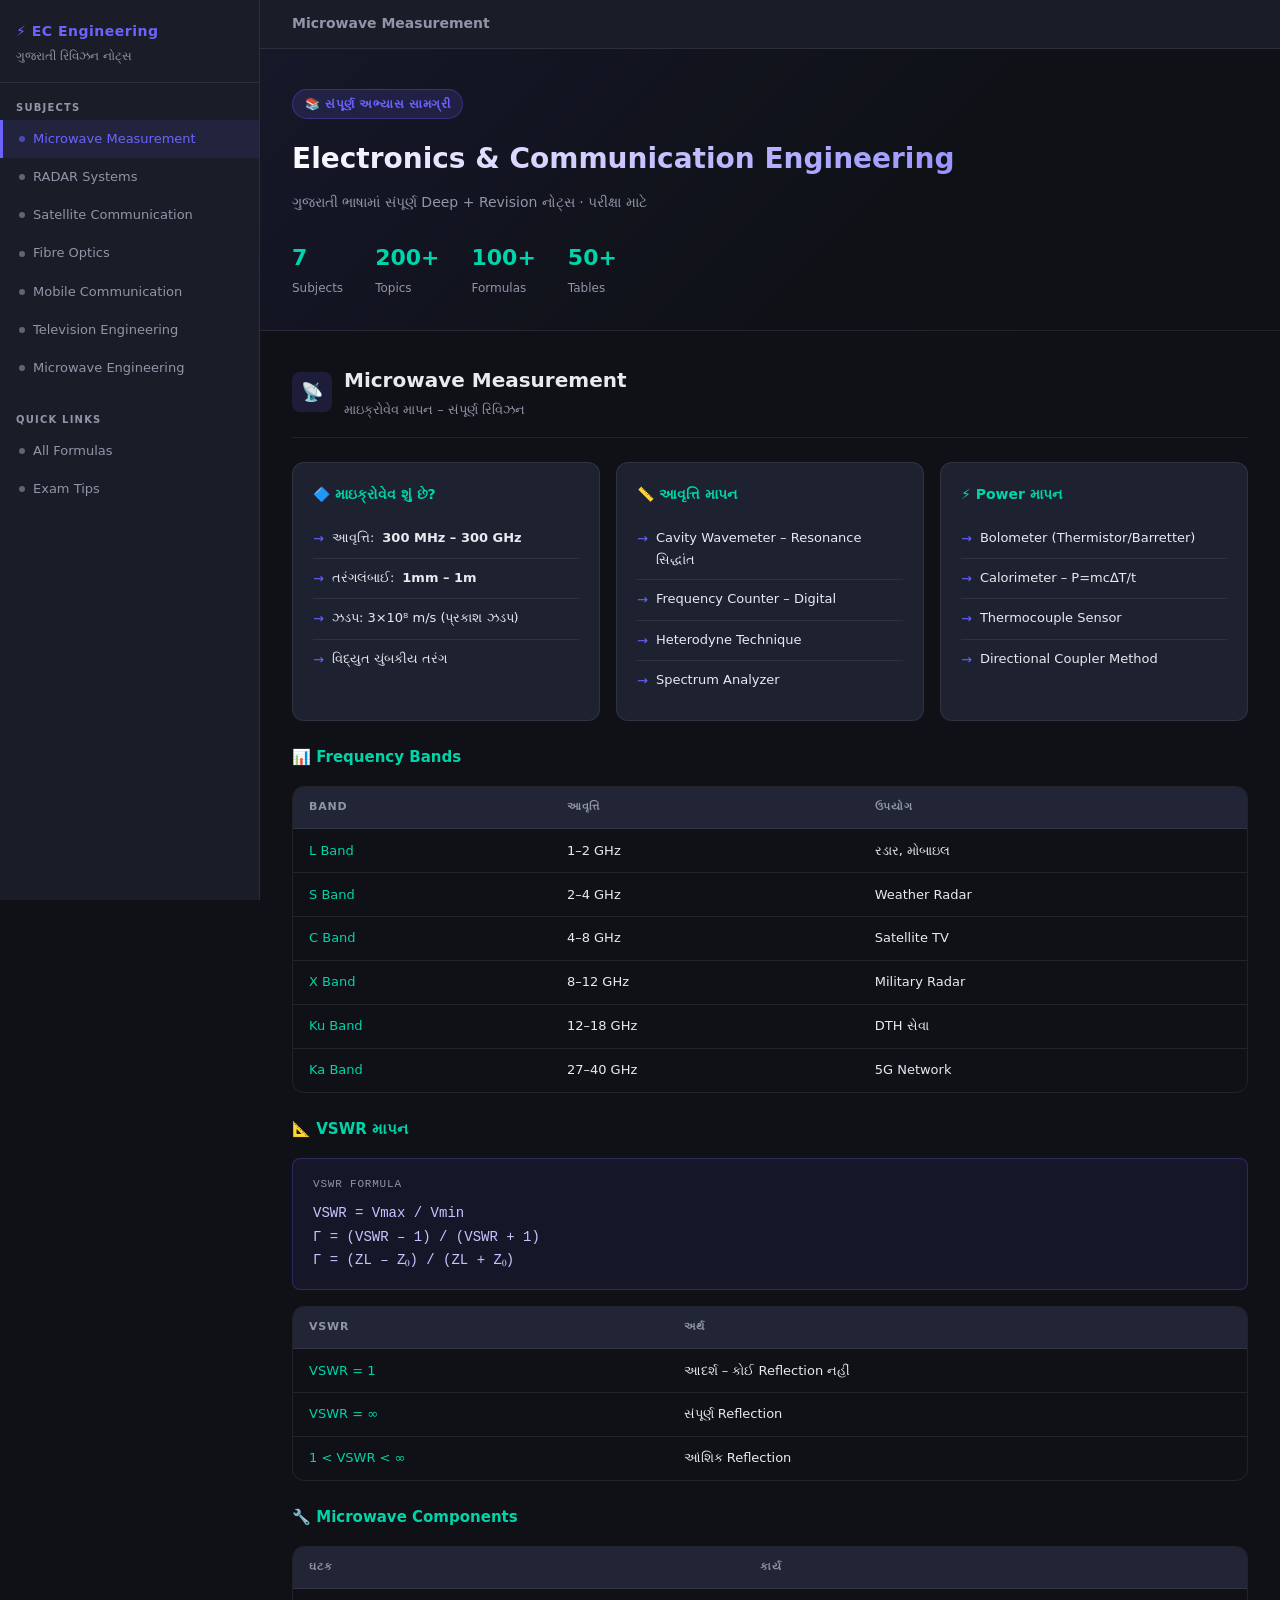
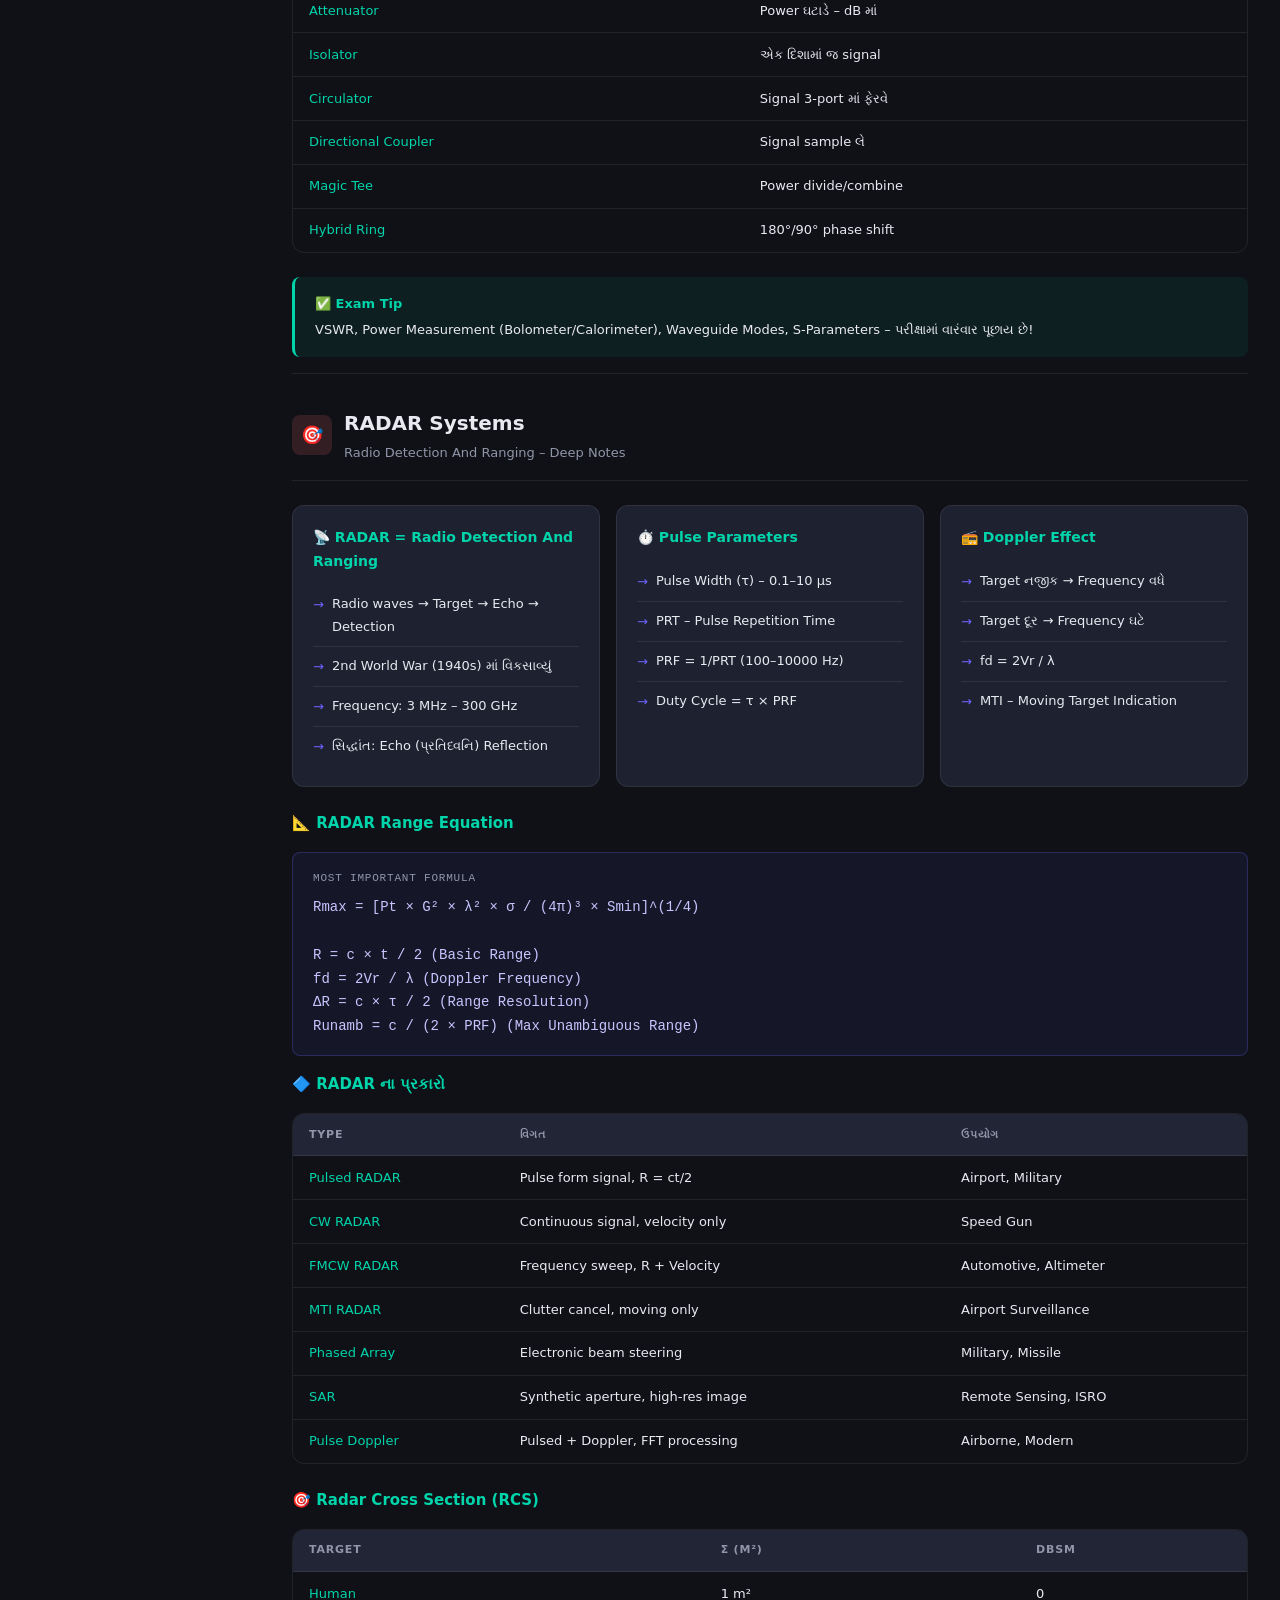
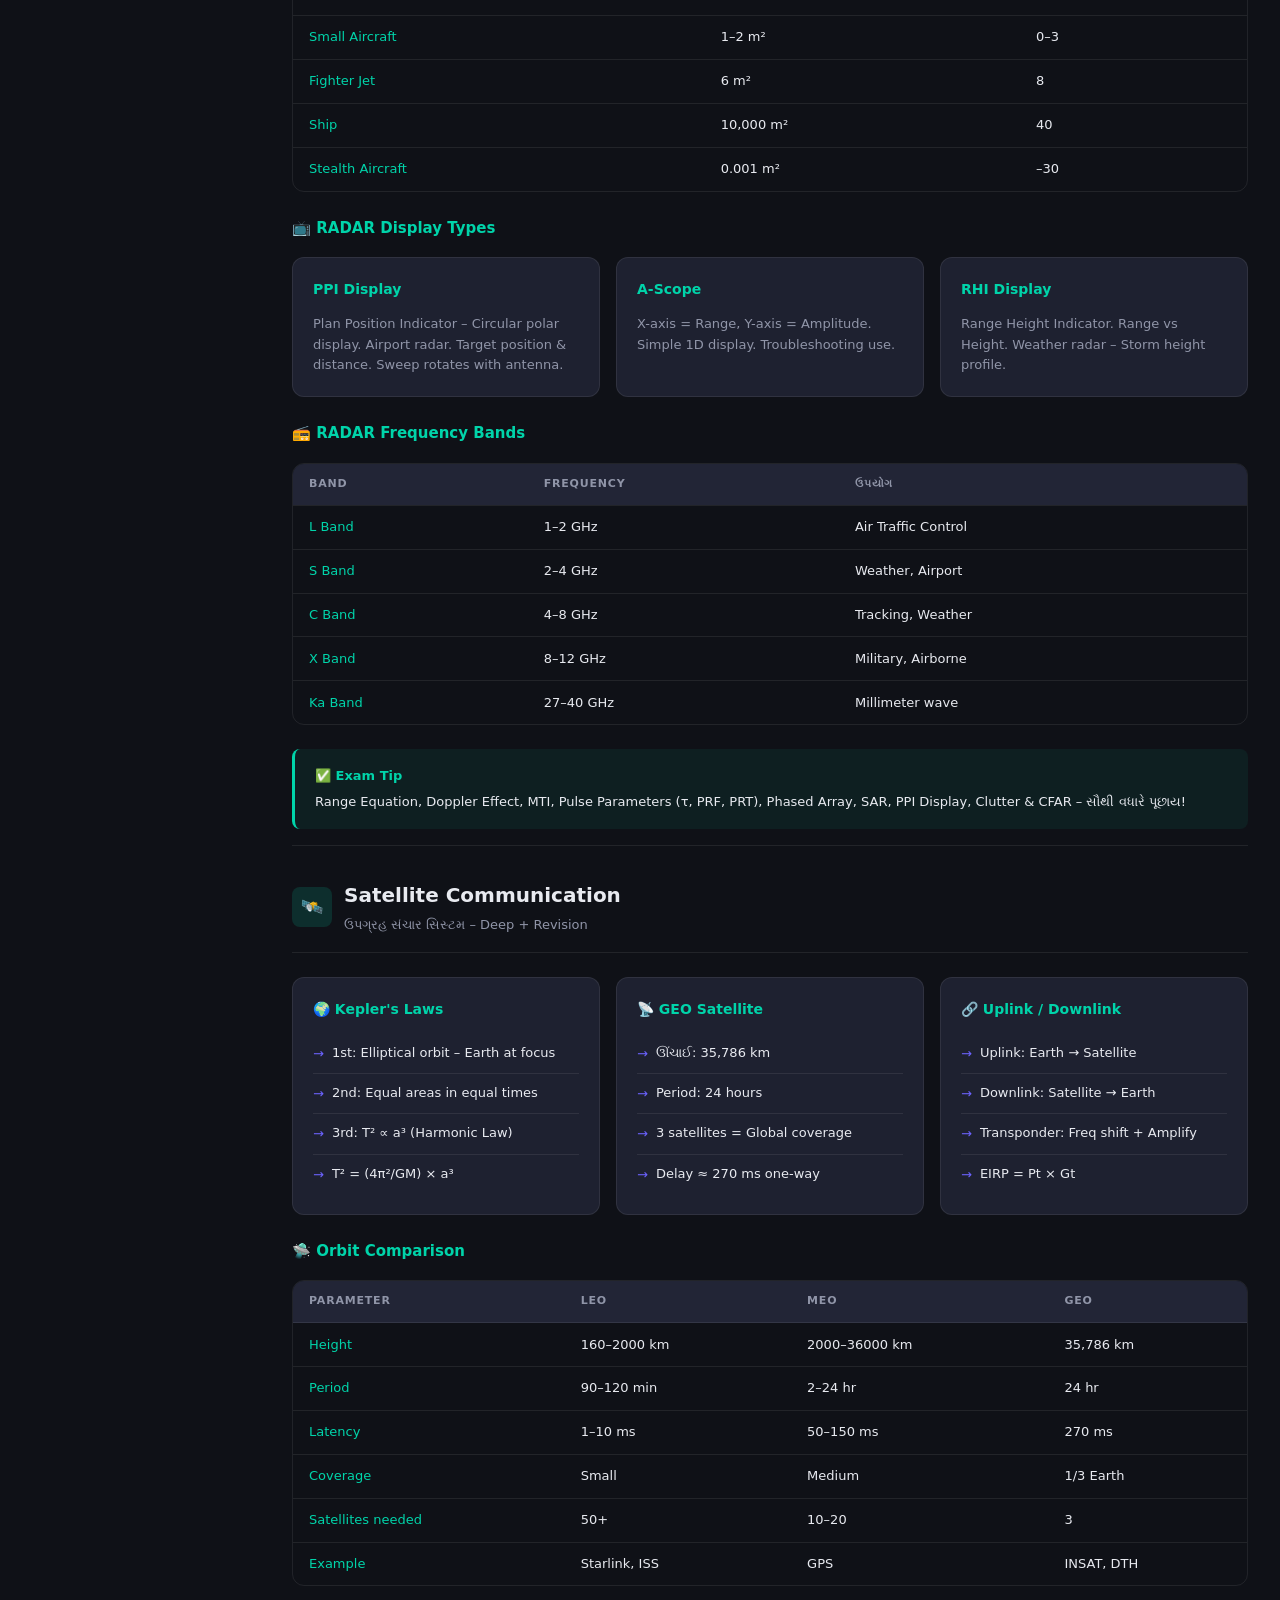
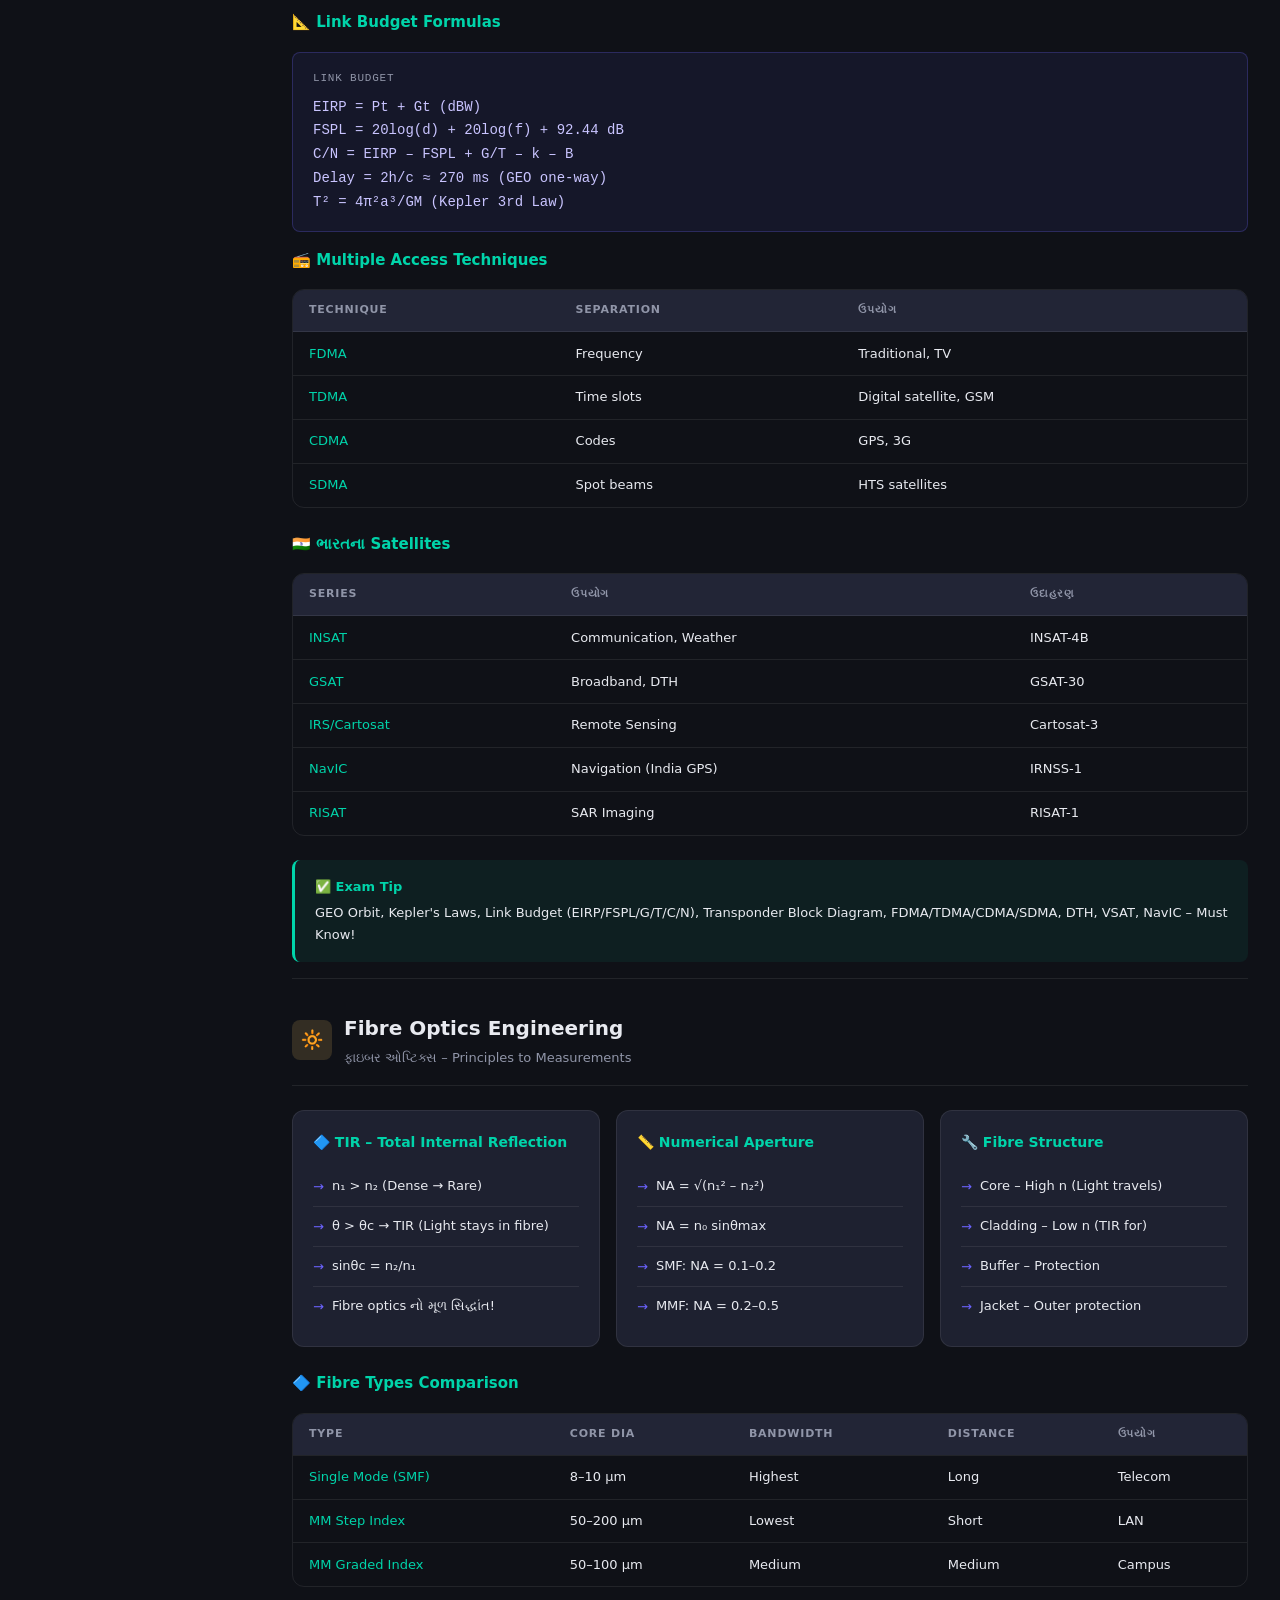
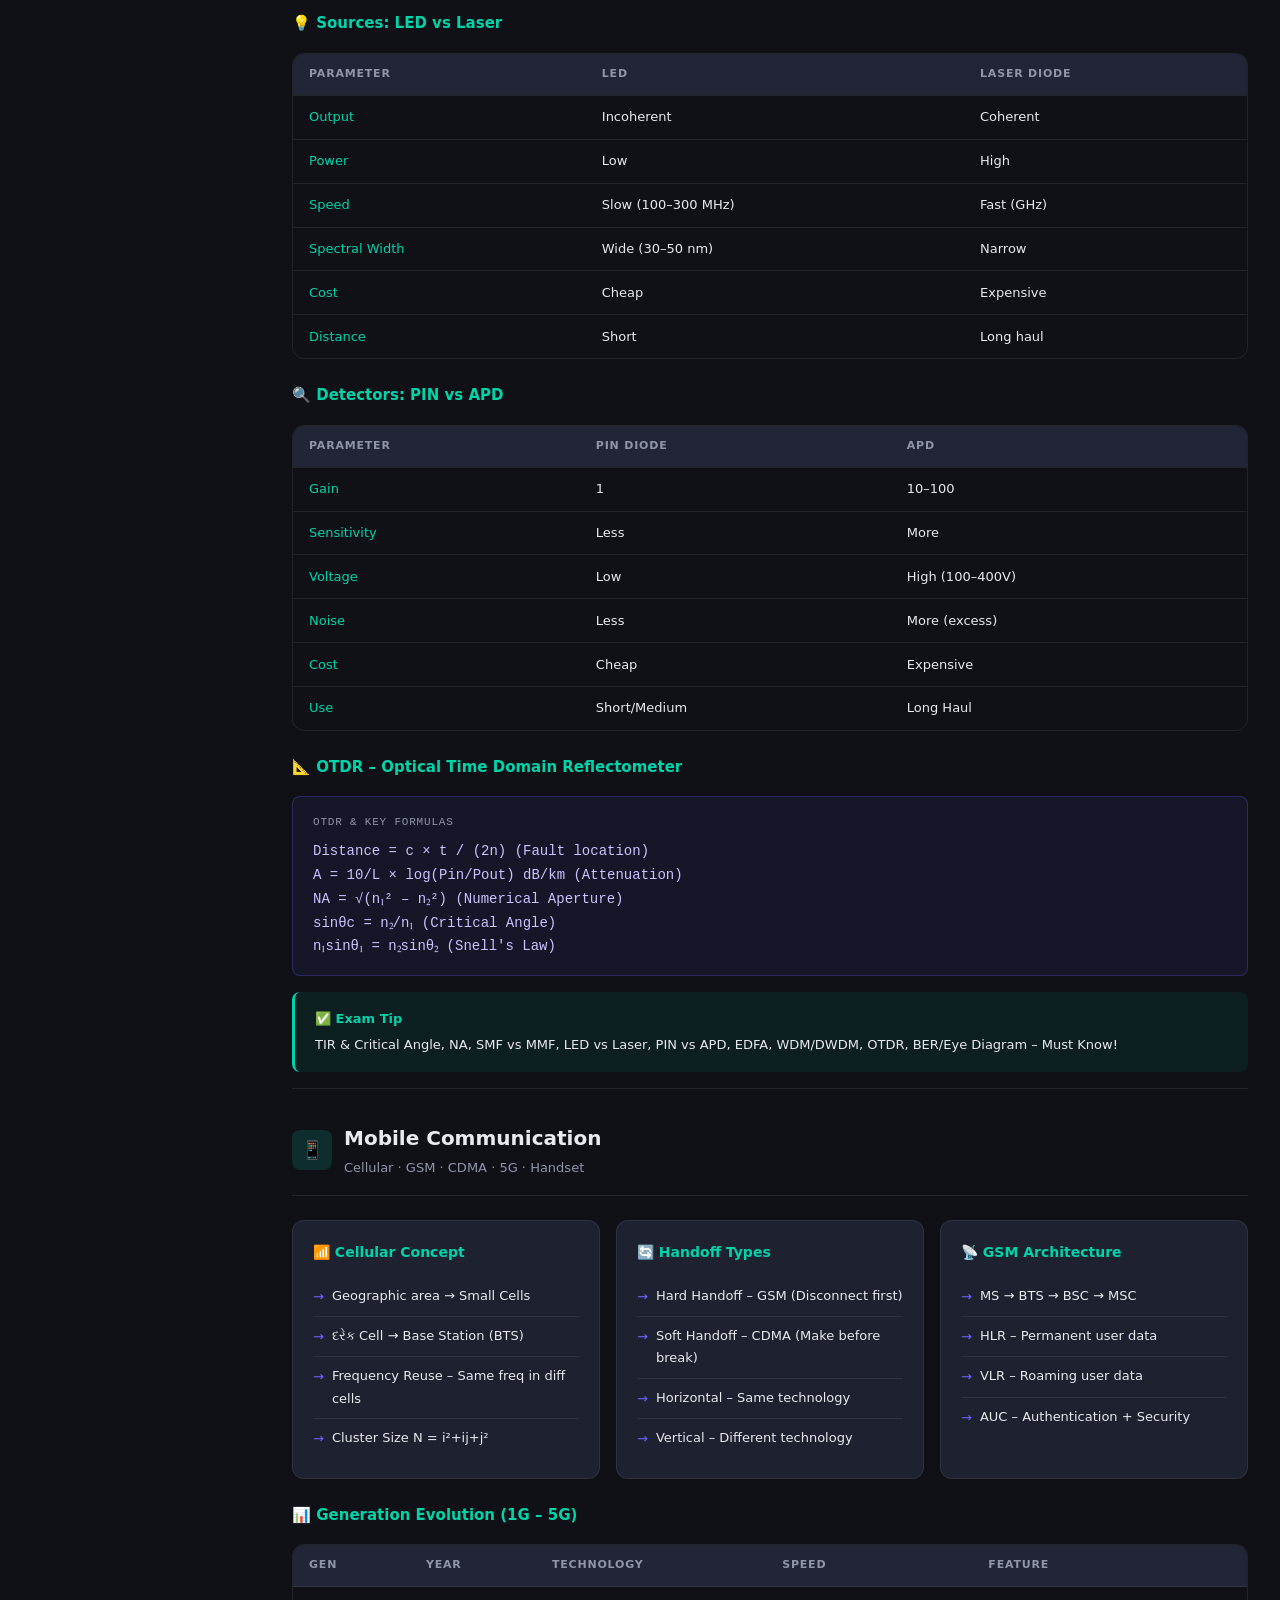
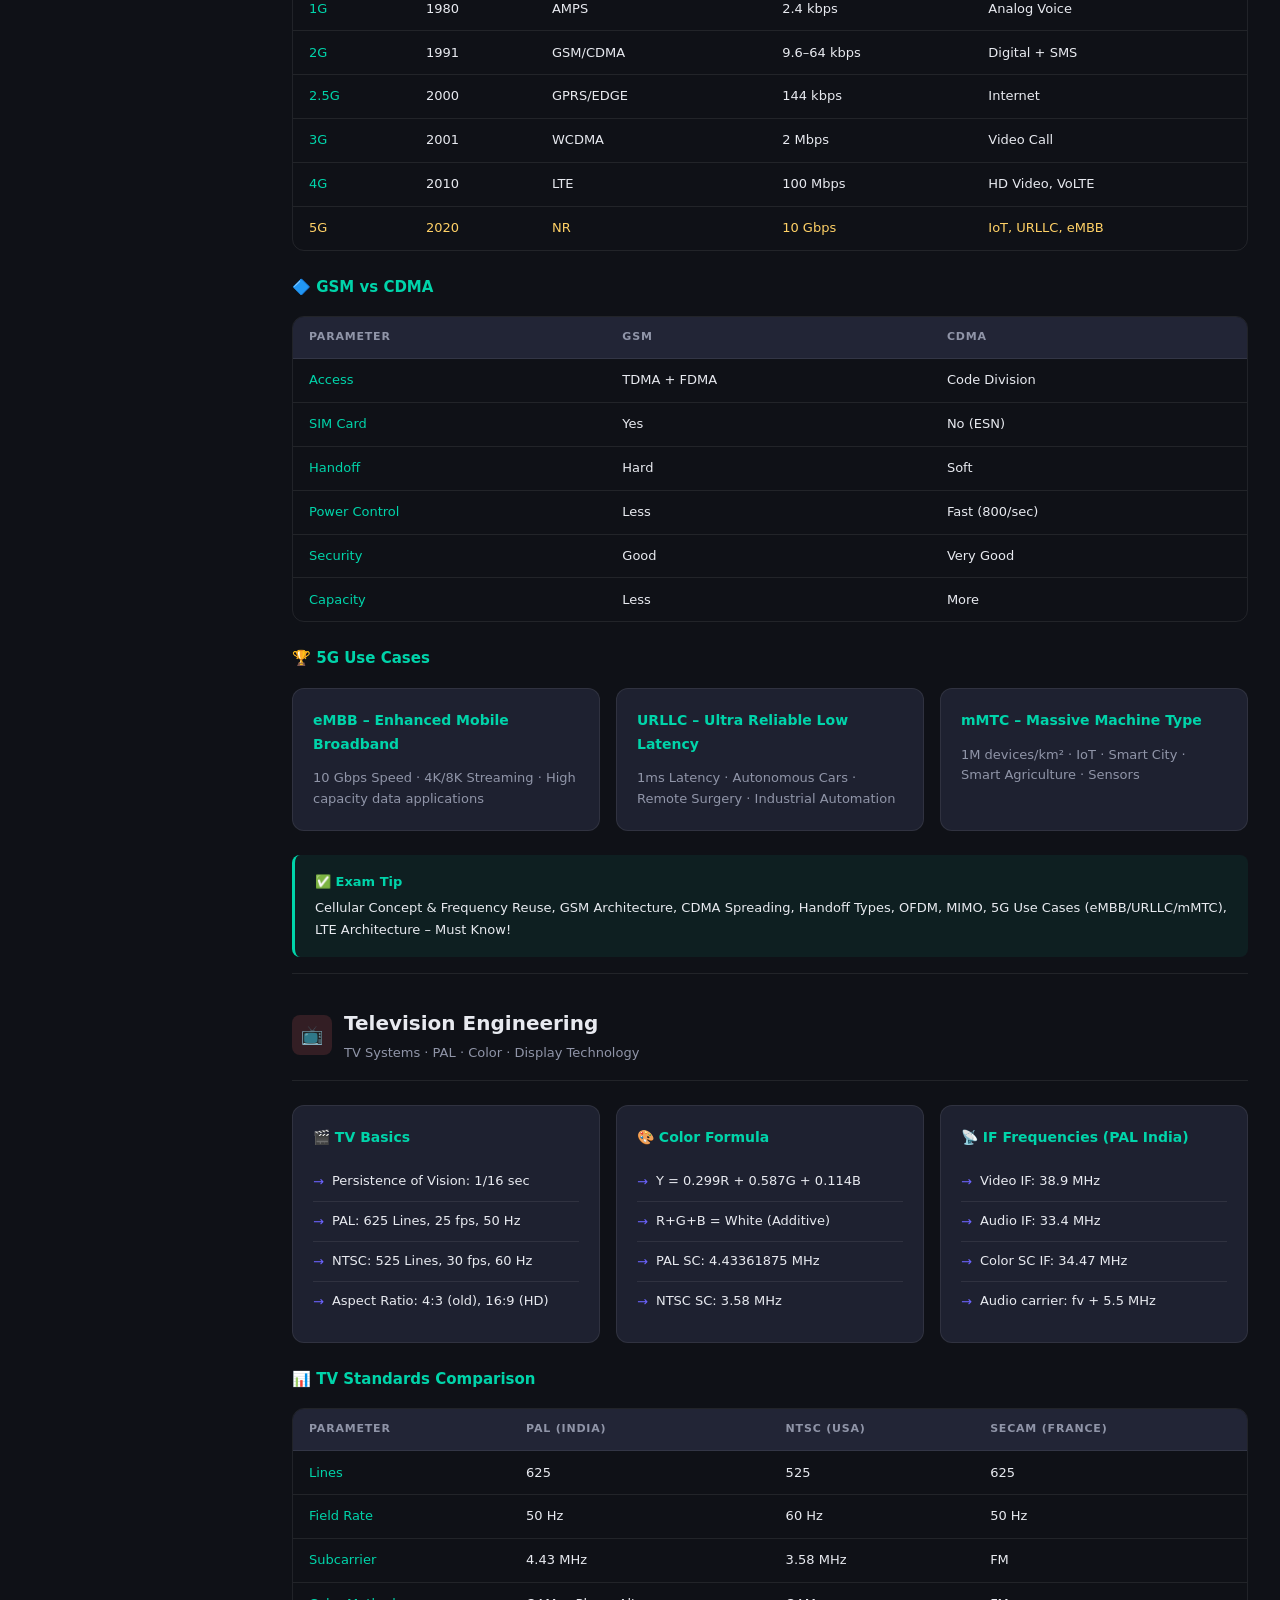
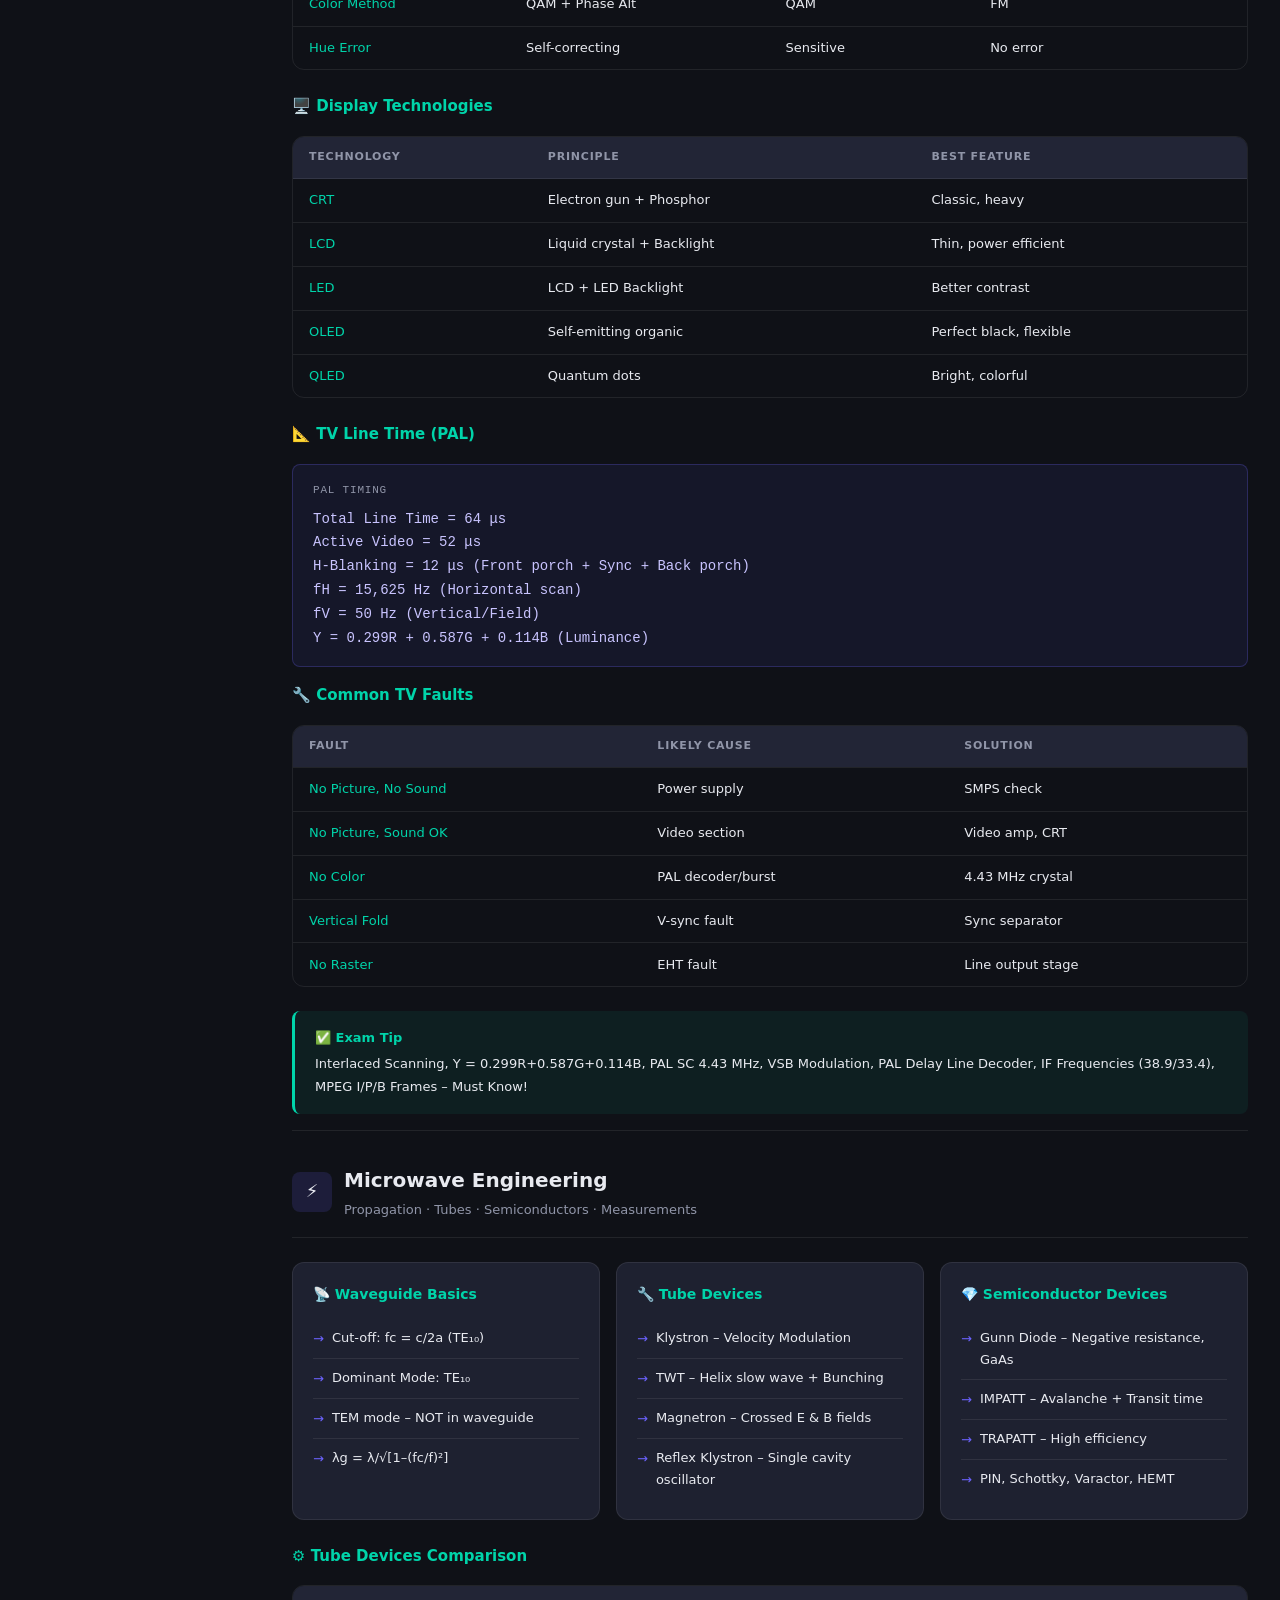
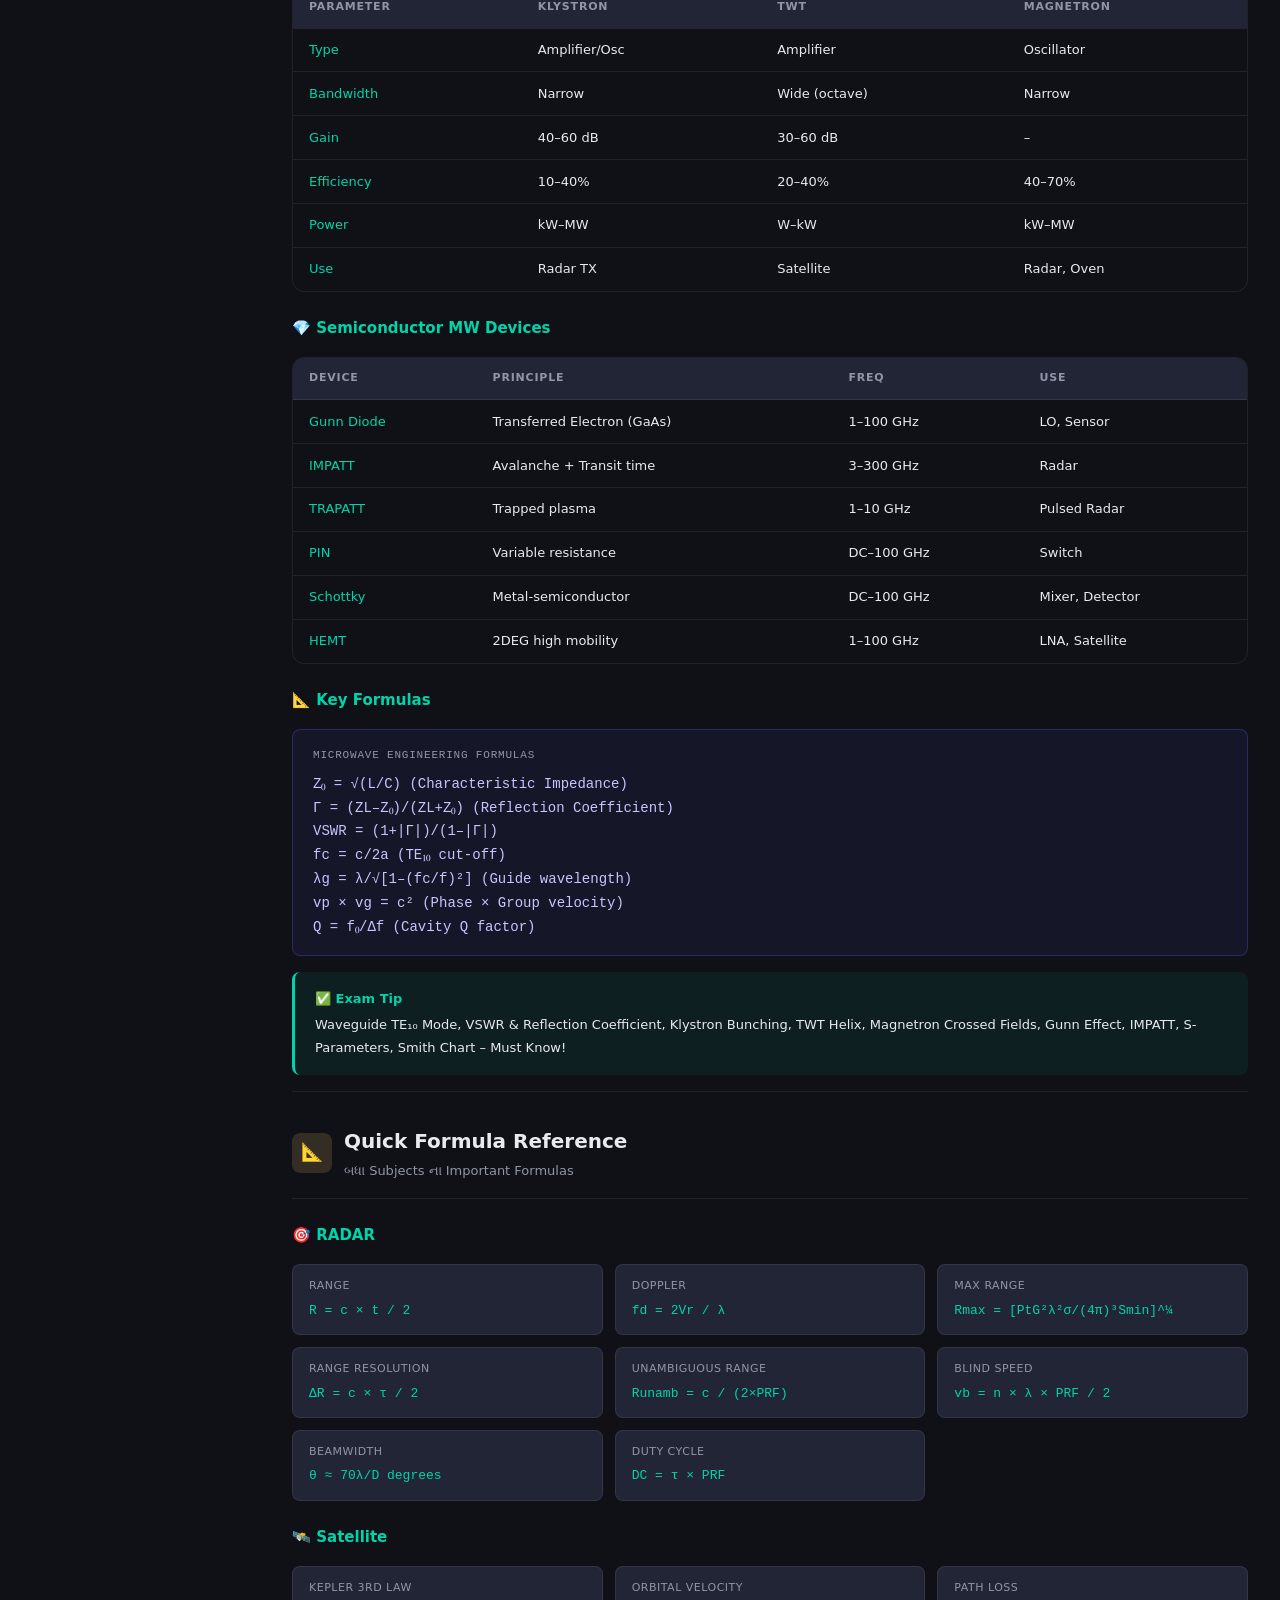
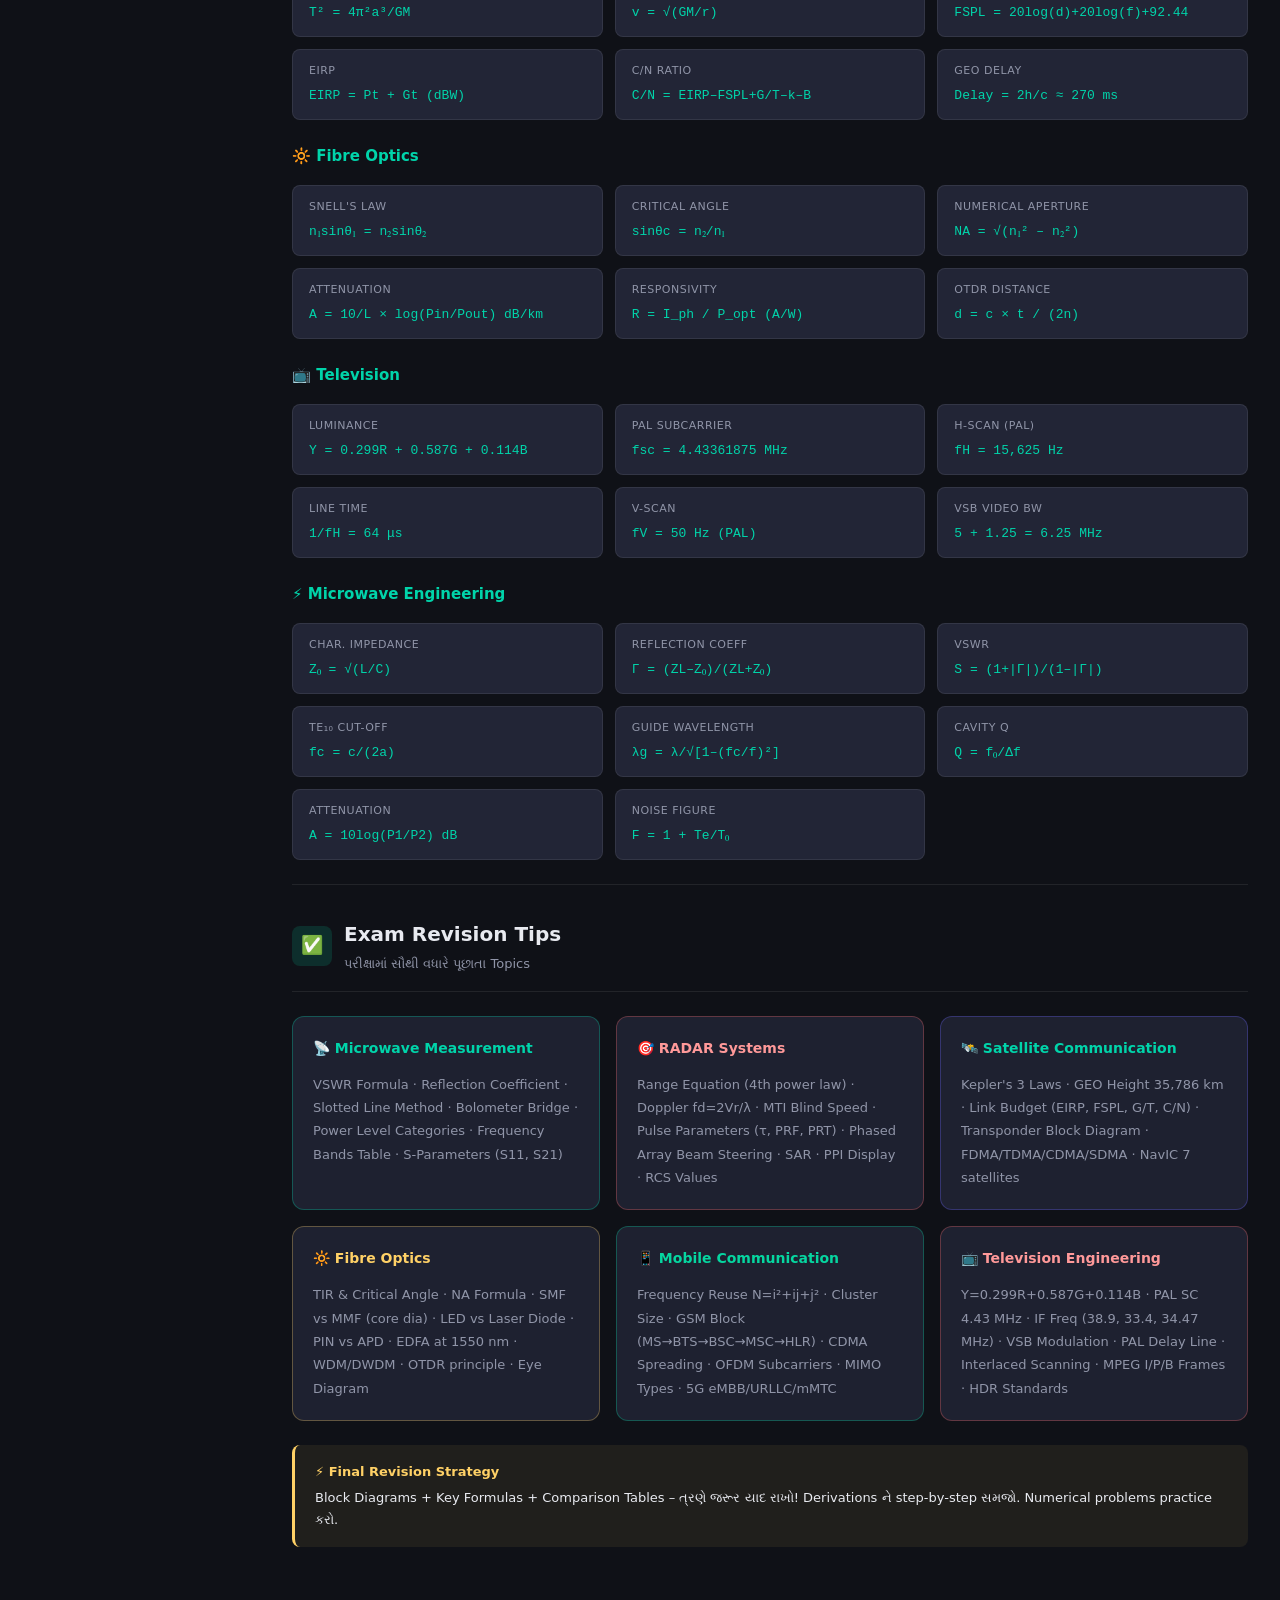
<file: wireless psi study Resources/ch -5/chapter5-theory.html>
<!DOCTYPE html>
<html lang="gu">
<head>
<meta charset="UTF-8">
<meta name="viewport" content="width=device-width, initial-scale=1.0">
<title>Electronics Engineering Notes – ગુજરાતી</title>
<style>
  :root {
    --bg: #0f1117;
    --bg2: #1a1d27;
    --bg3: #222536;
    --card: #1e2130;
    --border: rgba(255,255,255,0.08);
    --border2: rgba(255,255,255,0.14);
    --text: #e8eaf0;
    --muted: #9095a8;
    --accent: #6c63ff;
    --accent2: #00d4aa;
    --accent3: #ff6b6b;
    --accent4: #ffd166;
    --accent5: #06d6a0;
    --radius: 12px;
    --radius-sm: 8px;
  }
  * { box-sizing: border-box; margin: 0; padding: 0; }
  html { scroll-behavior: smooth; }
  body {
    background: var(--bg);
    color: var(--text);
    font-family: 'Segoe UI', system-ui, -apple-system, sans-serif;
    font-size: 15px;
    line-height: 1.7;
  }

  /* SIDEBAR */
  .sidebar {
    position: fixed; left: 0; top: 0; bottom: 0;
    width: 260px; background: var(--bg2);
    border-right: 1px solid var(--border);
    overflow-y: auto; z-index: 100;
    padding: 0 0 2rem;
    transition: transform 0.3s ease;
  }
  .sidebar-header {
    padding: 1.25rem 1rem 1rem;
    border-bottom: 1px solid var(--border);
    background: var(--bg2);
    position: sticky; top: 0; z-index: 1;
  }
  .sidebar-header h1 {
    font-size: 14px; font-weight: 600;
    color: var(--accent); letter-spacing: 0.5px;
    margin-bottom: 2px;
  }
  .sidebar-header p { font-size: 12px; color: var(--muted); }
  .nav-section { padding: 0.5rem 0; }
  .nav-section-title {
    font-size: 10px; font-weight: 700;
    color: var(--muted); letter-spacing: 1.2px;
    text-transform: uppercase;
    padding: 0.5rem 1rem 0.25rem;
  }
  .nav-link {
    display: flex; align-items: center; gap: 8px;
    padding: 0.5rem 1rem;
    color: var(--muted); text-decoration: none;
    font-size: 13px; border-radius: 0;
    transition: all 0.15s;
    border-left: 3px solid transparent;
  }
  .nav-link:hover { color: var(--text); background: rgba(255,255,255,0.04); }
  .nav-link.active {
    color: var(--accent); background: rgba(108,99,255,0.1);
    border-left-color: var(--accent);
  }
  .nav-dot {
    width: 6px; height: 6px; border-radius: 50%;
    background: currentColor; flex-shrink: 0; opacity: 0.6;
  }

  /* MAIN */
  .main {
    margin-left: 260px;
    min-height: 100vh;
    padding: 0 0 4rem;
  }

  /* TOP BAR */
  .topbar {
    background: var(--bg2); border-bottom: 1px solid var(--border);
    padding: 0.75rem 2rem;
    display: flex; align-items: center; justify-content: space-between;
    position: sticky; top: 0; z-index: 50;
  }
  .topbar-title { font-size: 14px; font-weight: 600; color: var(--muted); }
  .menu-btn {
    display: none; background: none; border: 1px solid var(--border2);
    color: var(--text); padding: 0.4rem 0.6rem; border-radius: var(--radius-sm);
    cursor: pointer; font-size: 16px;
  }

  /* SEARCH */
  .search-wrap { padding: 1rem 2rem 0; max-width: 500px; }
  .search-input {
    width: 100%; background: var(--bg3); border: 1px solid var(--border);
    color: var(--text); padding: 0.6rem 1rem 0.6rem 2.5rem;
    border-radius: 99px; font-size: 14px; outline: none;
  }
  .search-input:focus { border-color: var(--accent); }
  .search-wrap { position: relative; }
  .search-icon {
    position: absolute; left: 2.9rem; top: 50%; transform: translateY(-50%);
    color: var(--muted); font-size: 14px; pointer-events: none;
  }

  /* HERO */
  .hero {
    padding: 2.5rem 2rem 2rem;
    border-bottom: 1px solid var(--border);
    background: linear-gradient(135deg, rgba(108,99,255,0.08) 0%, transparent 60%);
  }
  .hero-badge {
    display: inline-flex; align-items: center; gap: 6px;
    background: rgba(108,99,255,0.15); color: var(--accent);
    padding: 0.25rem 0.75rem; border-radius: 99px;
    font-size: 12px; font-weight: 600; letter-spacing: 0.5px;
    border: 1px solid rgba(108,99,255,0.3);
    margin-bottom: 1rem;
  }
  .hero h2 {
    font-size: 28px; font-weight: 700; margin-bottom: 0.5rem;
    background: linear-gradient(135deg, #fff 0%, var(--accent) 100%);
    -webkit-background-clip: text; -webkit-text-fill-color: transparent;
  }
  .hero p { color: var(--muted); font-size: 14px; }
  .stats {
    display: flex; gap: 2rem; margin-top: 1.5rem; flex-wrap: wrap;
  }
  .stat-item { display: flex; flex-direction: column; gap: 2px; }
  .stat-num { font-size: 22px; font-weight: 700; color: var(--accent2); }
  .stat-label { font-size: 12px; color: var(--muted); }

  /* SECTION */
  .section {
    padding: 2rem 2rem 0;
    scroll-margin-top: 60px;
  }
  .section-header {
    display: flex; align-items: center; gap: 12px;
    margin-bottom: 1.5rem; padding-bottom: 1rem;
    border-bottom: 1px solid var(--border);
  }
  .section-icon {
    width: 40px; height: 40px; border-radius: var(--radius-sm);
    display: flex; align-items: center; justify-content: center;
    font-size: 18px; flex-shrink: 0;
  }
  .section-title { font-size: 20px; font-weight: 700; }
  .section-sub { font-size: 13px; color: var(--muted); margin-top: 2px; }

  /* CARD GRID */
  .card-grid {
    display: grid;
    grid-template-columns: repeat(auto-fit, minmax(300px, 1fr));
    gap: 1rem;
    margin-bottom: 1.5rem;
  }
  .card {
    background: var(--card); border: 1px solid var(--border);
    border-radius: var(--radius); padding: 1.25rem;
    transition: border-color 0.2s, transform 0.2s;
  }
  .card:hover { border-color: var(--border2); transform: translateY(-1px); }
  .card-title {
    font-size: 14px; font-weight: 600; margin-bottom: 0.75rem;
    color: var(--accent2); display: flex; align-items: center; gap: 8px;
  }
  .card p { font-size: 13px; color: var(--muted); line-height: 1.6; }

  /* TABLE */
  .table-wrap { overflow-x: auto; margin-bottom: 1.5rem; border-radius: var(--radius); border: 1px solid var(--border); }
  table { width: 100%; border-collapse: collapse; font-size: 13px; }
  thead tr { background: var(--bg3); }
  th {
    padding: 0.7rem 1rem; text-align: left;
    font-size: 11px; font-weight: 600;
    text-transform: uppercase; letter-spacing: 0.8px;
    color: var(--muted); white-space: nowrap;
  }
  td { padding: 0.65rem 1rem; border-top: 1px solid var(--border); vertical-align: top; }
  tr:hover td { background: rgba(255,255,255,0.02); }
  td:first-child { font-weight: 500; color: var(--accent2); white-space: nowrap; }

  /* FORMULA BOX */
  .formula-box {
    background: rgba(108,99,255,0.08); border: 1px solid rgba(108,99,255,0.25);
    border-radius: var(--radius-sm); padding: 1rem 1.25rem;
    margin-bottom: 1rem; font-family: 'Courier New', monospace;
    font-size: 14px; color: #c9c4ff;
  }
  .formula-box .formula-label {
    font-size: 11px; color: var(--muted); font-family: inherit;
    text-transform: uppercase; letter-spacing: 0.8px;
    margin-bottom: 0.5rem; display: block;
  }

  /* CODE BLOCK */
  .code-block {
    background: #0d0f17; border: 1px solid var(--border);
    border-radius: var(--radius-sm); padding: 1rem 1.25rem;
    font-family: 'Courier New', monospace; font-size: 12px;
    color: #7dd3fc; line-height: 1.6; overflow-x: auto;
    margin-bottom: 1rem; white-space: pre;
  }

  /* INFO BOX */
  .info-box {
    border-radius: var(--radius-sm); padding: 1rem 1.25rem;
    margin-bottom: 1rem; border-left: 3px solid;
    font-size: 13px;
  }
  .info-box.tip { background: rgba(0,212,170,0.07); border-color: var(--accent2); }
  .info-box.warn { background: rgba(255,209,102,0.07); border-color: var(--accent4); }
  .info-box.info { background: rgba(108,99,255,0.07); border-color: var(--accent); }
  .info-box strong { display: block; margin-bottom: 0.25rem; }
  .info-box.tip strong { color: var(--accent2); }
  .info-box.warn strong { color: var(--accent4); }
  .info-box.info strong { color: var(--accent); }

  /* TOPIC BADGE */
  .badge {
    display: inline-block; padding: 0.2rem 0.6rem;
    border-radius: 99px; font-size: 11px; font-weight: 600;
    margin: 2px;
  }
  .badge-purple { background: rgba(108,99,255,0.15); color: #a89cff; }
  .badge-green { background: rgba(0,212,170,0.12); color: var(--accent2); }
  .badge-red { background: rgba(255,107,107,0.12); color: #ff9999; }
  .badge-yellow { background: rgba(255,209,102,0.12); color: var(--accent4); }

  /* LIST */
  .topic-list { list-style: none; }
  .topic-list li {
    padding: 0.5rem 0; border-bottom: 1px solid var(--border);
    font-size: 13px; display: flex; align-items: flex-start; gap: 8px;
  }
  .topic-list li:last-child { border-bottom: none; }
  .topic-list li::before {
    content: '→'; color: var(--accent); flex-shrink: 0; margin-top: 1px;
  }

  /* DIVIDER */
  .divider { height: 1px; background: var(--border); margin: 2rem 0; }

  /* ACCORDION */
  .accordion { margin-bottom: 0.5rem; }
  .accordion-btn {
    width: 100%; text-align: left; background: var(--card);
    border: 1px solid var(--border); border-radius: var(--radius-sm);
    padding: 0.85rem 1.25rem; cursor: pointer;
    color: var(--text); font-size: 14px; font-weight: 500;
    display: flex; justify-content: space-between; align-items: center;
    transition: background 0.15s; gap: 8px;
  }
  .accordion-btn:hover { background: var(--bg3); }
  .accordion-btn.open { border-color: var(--accent); color: var(--accent); }
  .accordion-arrow { font-size: 12px; transition: transform 0.2s; flex-shrink: 0; }
  .accordion-btn.open .accordion-arrow { transform: rotate(180deg); }
  .accordion-content {
    background: rgba(255,255,255,0.02); border: 1px solid var(--border);
    border-top: none; border-radius: 0 0 var(--radius-sm) var(--radius-sm);
    padding: 1rem 1.25rem; font-size: 13px; color: var(--muted);
    display: none; line-height: 1.8;
  }
  .accordion-content.open { display: block; }

  /* QUICK REF GRID */
  .quick-grid {
    display: grid;
    grid-template-columns: repeat(auto-fit, minmax(250px, 1fr));
    gap: 0.75rem; margin-bottom: 1.5rem;
  }
  .quick-item {
    background: var(--bg3); border: 1px solid var(--border);
    border-radius: var(--radius-sm); padding: 0.75rem 1rem;
    font-size: 13px;
  }
  .quick-item .q-label { color: var(--muted); font-size: 11px; margin-bottom: 4px; text-transform: uppercase; letter-spacing: 0.5px; }
  .quick-item .q-val { font-family: 'Courier New', monospace; color: var(--accent2); font-size: 13px; }

  /* MOBILE */
  .overlay {
    display: none; position: fixed; inset: 0;
    background: rgba(0,0,0,0.6); z-index: 90;
  }
  @media (max-width: 768px) {
    .sidebar { transform: translateX(-100%); }
    .sidebar.open { transform: translateX(0); }
    .main { margin-left: 0; }
    .menu-btn { display: block; }
    .overlay.show { display: block; }
    .hero h2 { font-size: 22px; }
    .section { padding: 1.5rem 1rem 0; }
    .topbar { padding: 0.75rem 1rem; }
    .card-grid { grid-template-columns: 1fr; }
  }

  /* SCROLL BAR */
  ::-webkit-scrollbar { width: 6px; height: 6px; }
  ::-webkit-scrollbar-track { background: transparent; }
  ::-webkit-scrollbar-thumb { background: rgba(255,255,255,0.15); border-radius: 3px; }

  /* HIGHLIGHT ROW */
  .highlight-row td { color: var(--accent4) !important; }

  /* PRINT */
  @media print {
    .sidebar, .topbar, .menu-btn { display: none; }
    .main { margin-left: 0; }
    body { background: white; color: black; }
  }
</style>
</head>
<body>

<div class="overlay" id="overlay" onclick="closeSidebar()"></div>

<!-- SIDEBAR -->
<nav class="sidebar" id="sidebar">
  <div class="sidebar-header">
    <h1>⚡ EC Engineering</h1>
    <p>ગુજરાતી રિવિઝન નોટ્સ</p>
  </div>
  <div class="nav-section">
    <div class="nav-section-title">Subjects</div>
    <a href="#microwave" class="nav-link"><span class="nav-dot"></span>Microwave Measurement</a>
    <a href="#radar" class="nav-link"><span class="nav-dot"></span>RADAR Systems</a>
    <a href="#satellite" class="nav-link"><span class="nav-dot"></span>Satellite Communication</a>
    <a href="#fibre" class="nav-link"><span class="nav-dot"></span>Fibre Optics</a>
    <a href="#mobile" class="nav-link"><span class="nav-dot"></span>Mobile Communication</a>
    <a href="#tv" class="nav-link"><span class="nav-dot"></span>Television Engineering</a>
    <a href="#mweng" class="nav-link"><span class="nav-dot"></span>Microwave Engineering</a>
  </div>
  <div class="nav-section">
    <div class="nav-section-title">Quick Links</div>
    <a href="#formulas" class="nav-link"><span class="nav-dot"></span>All Formulas</a>
    <a href="#revision" class="nav-link"><span class="nav-dot"></span>Exam Tips</a>
  </div>
</nav>

<!-- MAIN -->
<main class="main">
  <div class="topbar">
    <button class="menu-btn" onclick="openSidebar()">☰</button>
    <span class="topbar-title" id="topbar-title">Electronics Engineering – ગુજરાતી Notes</span>
    <span></span>
  </div>

  <!-- HERO -->
  <div class="hero">
    <div class="hero-badge">📚 સંપૂર્ણ અભ્યાસ સામગ્રી</div>
    <h2>Electronics & Communication Engineering</h2>
    <p>ગુજરાતી ભાષામાં સંપૂર્ણ Deep + Revision નોટ્સ · પરીક્ષા માટે</p>
    <div class="stats">
      <div class="stat-item"><span class="stat-num">7</span><span class="stat-label">Subjects</span></div>
      <div class="stat-item"><span class="stat-num">200+</span><span class="stat-label">Topics</span></div>
      <div class="stat-item"><span class="stat-num">100+</span><span class="stat-label">Formulas</span></div>
      <div class="stat-item"><span class="stat-num">50+</span><span class="stat-label">Tables</span></div>
    </div>
  </div>

  <!-- ═══════════════════════════════════════════ -->
  <!-- SECTION 1: MICROWAVE MEASUREMENT           -->
  <!-- ═══════════════════════════════════════════ -->
  <section class="section" id="microwave">
    <div class="section-header">
      <div class="section-icon" style="background:rgba(108,99,255,0.15)">📡</div>
      <div>
        <div class="section-title">Microwave Measurement</div>
        <div class="section-sub">માઇક્રોવેવ માપન – સંપૂર્ણ રિવિઝન</div>
      </div>
    </div>

    <div class="card-grid">
      <div class="card">
        <div class="card-title">🔷 માઇક્રોવેવ શું છે?</div>
        <ul class="topic-list">
          <li>આવૃત્તિ: <strong>300 MHz – 300 GHz</strong></li>
          <li>તરંગલંબાઈ: <strong>1mm – 1m</strong></li>
          <li>ઝડપ: 3×10⁸ m/s (પ્રકાશ ઝડપ)</li>
          <li>વિદ્યુત ચુંબકીય તરંગ</li>
        </ul>
      </div>
      <div class="card">
        <div class="card-title">📏 આવૃત્તિ માપન</div>
        <ul class="topic-list">
          <li>Cavity Wavemeter – Resonance સિદ્ધાંત</li>
          <li>Frequency Counter – Digital</li>
          <li>Heterodyne Technique</li>
          <li>Spectrum Analyzer</li>
        </ul>
      </div>
      <div class="card">
        <div class="card-title">⚡ Power માપન</div>
        <ul class="topic-list">
          <li>Bolometer (Thermistor/Barretter)</li>
          <li>Calorimeter – P=mc∆T/t</li>
          <li>Thermocouple Sensor</li>
          <li>Directional Coupler Method</li>
        </ul>
      </div>
    </div>

    <h3 style="font-size:15px;margin-bottom:1rem;color:var(--accent2)">📊 Frequency Bands</h3>
    <div class="table-wrap">
      <table>
        <thead><tr><th>Band</th><th>આવૃત્તિ</th><th>ઉપયોગ</th></tr></thead>
        <tbody>
          <tr><td>L Band</td><td>1–2 GHz</td><td>રડાર, મોબાઇલ</td></tr>
          <tr><td>S Band</td><td>2–4 GHz</td><td>Weather Radar</td></tr>
          <tr><td>C Band</td><td>4–8 GHz</td><td>Satellite TV</td></tr>
          <tr><td>X Band</td><td>8–12 GHz</td><td>Military Radar</td></tr>
          <tr><td>Ku Band</td><td>12–18 GHz</td><td>DTH સેવા</td></tr>
          <tr><td>Ka Band</td><td>27–40 GHz</td><td>5G Network</td></tr>
        </tbody>
      </table>
    </div>

    <h3 style="font-size:15px;margin-bottom:1rem;color:var(--accent2)">📐 VSWR માપન</h3>
    <div class="formula-box">
      <span class="formula-label">VSWR Formula</span>
      VSWR = Vmax / Vmin<br>
      Γ = (VSWR – 1) / (VSWR + 1)<br>
      Γ = (ZL – Z₀) / (ZL + Z₀)
    </div>
    <div class="table-wrap">
      <table>
        <thead><tr><th>VSWR</th><th>અર્થ</th></tr></thead>
        <tbody>
          <tr><td>VSWR = 1</td><td>આદર્શ – કોઈ Reflection નહીં</td></tr>
          <tr><td>VSWR = ∞</td><td>સંપૂર્ણ Reflection</td></tr>
          <tr><td>1 &lt; VSWR &lt; ∞</td><td>આંશિક Reflection</td></tr>
        </tbody>
      </table>
    </div>

    <h3 style="font-size:15px;margin-bottom:1rem;color:var(--accent2)">🔧 Microwave Components</h3>
    <div class="table-wrap">
      <table>
        <thead><tr><th>ઘટક</th><th>કાર્ય</th></tr></thead>
        <tbody>
          <tr><td>Attenuator</td><td>Power ઘટાડે – dB માં</td></tr>
          <tr><td>Isolator</td><td>એક દિશામાં જ signal</td></tr>
          <tr><td>Circulator</td><td>Signal 3-port માં ફેરવે</td></tr>
          <tr><td>Directional Coupler</td><td>Signal sample લે</td></tr>
          <tr><td>Magic Tee</td><td>Power divide/combine</td></tr>
          <tr><td>Hybrid Ring</td><td>180°/90° phase shift</td></tr>
        </tbody>
      </table>
    </div>

    <div class="info-box tip">
      <strong>✅ Exam Tip</strong>
      VSWR, Power Measurement (Bolometer/Calorimeter), Waveguide Modes, S-Parameters – પરીક્ષામાં વારંવાર પૂછાય છે!
    </div>
  </section>

  <div class="divider" style="margin:0 2rem"></div>

  <!-- ═══════════════════════════════════════════ -->
  <!-- SECTION 2: RADAR                           -->
  <!-- ═══════════════════════════════════════════ -->
  <section class="section" id="radar">
    <div class="section-header">
      <div class="section-icon" style="background:rgba(255,107,107,0.15)">🎯</div>
      <div>
        <div class="section-title">RADAR Systems</div>
        <div class="section-sub">Radio Detection And Ranging – Deep Notes</div>
      </div>
    </div>

    <div class="card-grid">
      <div class="card">
        <div class="card-title">📡 RADAR = Radio Detection And Ranging</div>
        <ul class="topic-list">
          <li>Radio waves → Target → Echo → Detection</li>
          <li>2nd World War (1940s) માં વિકસાવ્યું</li>
          <li>Frequency: 3 MHz – 300 GHz</li>
          <li>સિદ્ધાંત: Echo (પ્રતિધ્વનિ) Reflection</li>
        </ul>
      </div>
      <div class="card">
        <div class="card-title">⏱️ Pulse Parameters</div>
        <ul class="topic-list">
          <li>Pulse Width (τ) – 0.1–10 μs</li>
          <li>PRT – Pulse Repetition Time</li>
          <li>PRF = 1/PRT (100–10000 Hz)</li>
          <li>Duty Cycle = τ × PRF</li>
        </ul>
      </div>
      <div class="card">
        <div class="card-title">📻 Doppler Effect</div>
        <ul class="topic-list">
          <li>Target નજીક → Frequency વધે</li>
          <li>Target દૂર → Frequency ઘટે</li>
          <li>fd = 2Vr / λ</li>
          <li>MTI – Moving Target Indication</li>
        </ul>
      </div>
    </div>

    <h3 style="font-size:15px;margin-bottom:1rem;color:var(--accent2)">📐 RADAR Range Equation</h3>
    <div class="formula-box">
      <span class="formula-label">Most Important Formula</span>
      Rmax = [Pt × G² × λ² × σ / (4π)³ × Smin]^(1/4)<br><br>
      R = c × t / 2  (Basic Range)<br>
      fd = 2Vr / λ   (Doppler Frequency)<br>
      ΔR = c × τ / 2 (Range Resolution)<br>
      Runamb = c / (2 × PRF) (Max Unambiguous Range)
    </div>

    <h3 style="font-size:15px;margin-bottom:1rem;color:var(--accent2)">🔷 RADAR ના પ્રકારો</h3>
    <div class="table-wrap">
      <table>
        <thead><tr><th>Type</th><th>વિગત</th><th>ઉપયોગ</th></tr></thead>
        <tbody>
          <tr><td>Pulsed RADAR</td><td>Pulse form signal, R = ct/2</td><td>Airport, Military</td></tr>
          <tr><td>CW RADAR</td><td>Continuous signal, velocity only</td><td>Speed Gun</td></tr>
          <tr><td>FMCW RADAR</td><td>Frequency sweep, R + Velocity</td><td>Automotive, Altimeter</td></tr>
          <tr><td>MTI RADAR</td><td>Clutter cancel, moving only</td><td>Airport Surveillance</td></tr>
          <tr><td>Phased Array</td><td>Electronic beam steering</td><td>Military, Missile</td></tr>
          <tr><td>SAR</td><td>Synthetic aperture, high-res image</td><td>Remote Sensing, ISRO</td></tr>
          <tr><td>Pulse Doppler</td><td>Pulsed + Doppler, FFT processing</td><td>Airborne, Modern</td></tr>
        </tbody>
      </table>
    </div>

    <h3 style="font-size:15px;margin-bottom:1rem;color:var(--accent2)">🎯 Radar Cross Section (RCS)</h3>
    <div class="table-wrap">
      <table>
        <thead><tr><th>Target</th><th>σ (m²)</th><th>dBsm</th></tr></thead>
        <tbody>
          <tr><td>Human</td><td>1 m²</td><td>0</td></tr>
          <tr><td>Small Aircraft</td><td>1–2 m²</td><td>0–3</td></tr>
          <tr><td>Fighter Jet</td><td>6 m²</td><td>8</td></tr>
          <tr><td>Ship</td><td>10,000 m²</td><td>40</td></tr>
          <tr><td>Stealth Aircraft</td><td>0.001 m²</td><td>–30</td></tr>
        </tbody>
      </table>
    </div>

    <h3 style="font-size:15px;margin-bottom:1rem;color:var(--accent2)">📺 RADAR Display Types</h3>
    <div class="card-grid">
      <div class="card">
        <div class="card-title">PPI Display</div>
        <p>Plan Position Indicator – Circular polar display. Airport radar. Target position & distance. Sweep rotates with antenna.</p>
      </div>
      <div class="card">
        <div class="card-title">A-Scope</div>
        <p>X-axis = Range, Y-axis = Amplitude. Simple 1D display. Troubleshooting use.</p>
      </div>
      <div class="card">
        <div class="card-title">RHI Display</div>
        <p>Range Height Indicator. Range vs Height. Weather radar – Storm height profile.</p>
      </div>
    </div>

    <h3 style="font-size:15px;margin-bottom:1rem;color:var(--accent2)">📻 RADAR Frequency Bands</h3>
    <div class="table-wrap">
      <table>
        <thead><tr><th>Band</th><th>Frequency</th><th>ઉપયોગ</th></tr></thead>
        <tbody>
          <tr><td>L Band</td><td>1–2 GHz</td><td>Air Traffic Control</td></tr>
          <tr><td>S Band</td><td>2–4 GHz</td><td>Weather, Airport</td></tr>
          <tr><td>C Band</td><td>4–8 GHz</td><td>Tracking, Weather</td></tr>
          <tr><td>X Band</td><td>8–12 GHz</td><td>Military, Airborne</td></tr>
          <tr><td>Ka Band</td><td>27–40 GHz</td><td>Millimeter wave</td></tr>
        </tbody>
      </table>
    </div>

    <div class="info-box tip">
      <strong>✅ Exam Tip</strong>
      Range Equation, Doppler Effect, MTI, Pulse Parameters (τ, PRF, PRT), Phased Array, SAR, PPI Display, Clutter & CFAR – સૌથી વધારે પૂછાય!
    </div>
  </section>

  <div class="divider" style="margin:0 2rem"></div>

  <!-- ═══════════════════════════════════════════ -->
  <!-- SECTION 3: SATELLITE                       -->
  <!-- ═══════════════════════════════════════════ -->
  <section class="section" id="satellite">
    <div class="section-header">
      <div class="section-icon" style="background:rgba(0,212,170,0.15)">🛰️</div>
      <div>
        <div class="section-title">Satellite Communication</div>
        <div class="section-sub">ઉપગ્રહ સંચાર સિસ્ટમ – Deep + Revision</div>
      </div>
    </div>

    <div class="card-grid">
      <div class="card">
        <div class="card-title">🌍 Kepler's Laws</div>
        <ul class="topic-list">
          <li>1st: Elliptical orbit – Earth at focus</li>
          <li>2nd: Equal areas in equal times</li>
          <li>3rd: T² ∝ a³ (Harmonic Law)</li>
          <li>T² = (4π²/GM) × a³</li>
        </ul>
      </div>
      <div class="card">
        <div class="card-title">📡 GEO Satellite</div>
        <ul class="topic-list">
          <li>ઊંચાઈ: 35,786 km</li>
          <li>Period: 24 hours</li>
          <li>3 satellites = Global coverage</li>
          <li>Delay ≈ 270 ms one-way</li>
        </ul>
      </div>
      <div class="card">
        <div class="card-title">🔗 Uplink / Downlink</div>
        <ul class="topic-list">
          <li>Uplink: Earth → Satellite</li>
          <li>Downlink: Satellite → Earth</li>
          <li>Transponder: Freq shift + Amplify</li>
          <li>EIRP = Pt × Gt</li>
        </ul>
      </div>
    </div>

    <h3 style="font-size:15px;margin-bottom:1rem;color:var(--accent2)">🛸 Orbit Comparison</h3>
    <div class="table-wrap">
      <table>
        <thead><tr><th>Parameter</th><th>LEO</th><th>MEO</th><th>GEO</th></tr></thead>
        <tbody>
          <tr><td>Height</td><td>160–2000 km</td><td>2000–36000 km</td><td>35,786 km</td></tr>
          <tr><td>Period</td><td>90–120 min</td><td>2–24 hr</td><td>24 hr</td></tr>
          <tr><td>Latency</td><td>1–10 ms</td><td>50–150 ms</td><td>270 ms</td></tr>
          <tr><td>Coverage</td><td>Small</td><td>Medium</td><td>1/3 Earth</td></tr>
          <tr><td>Satellites needed</td><td>50+</td><td>10–20</td><td>3</td></tr>
          <tr><td>Example</td><td>Starlink, ISS</td><td>GPS</td><td>INSAT, DTH</td></tr>
        </tbody>
      </table>
    </div>

    <h3 style="font-size:15px;margin-bottom:1rem;color:var(--accent2)">📐 Link Budget Formulas</h3>
    <div class="formula-box">
      <span class="formula-label">Link Budget</span>
      EIRP = Pt + Gt (dBW)<br>
      FSPL = 20log(d) + 20log(f) + 92.44 dB<br>
      C/N = EIRP – FSPL + G/T – k – B<br>
      Delay = 2h/c ≈ 270 ms (GEO one-way)<br>
      T² = 4π²a³/GM (Kepler 3rd Law)
    </div>

    <h3 style="font-size:15px;margin-bottom:1rem;color:var(--accent2)">📻 Multiple Access Techniques</h3>
    <div class="table-wrap">
      <table>
        <thead><tr><th>Technique</th><th>Separation</th><th>ઉપયોગ</th></tr></thead>
        <tbody>
          <tr><td>FDMA</td><td>Frequency</td><td>Traditional, TV</td></tr>
          <tr><td>TDMA</td><td>Time slots</td><td>Digital satellite, GSM</td></tr>
          <tr><td>CDMA</td><td>Codes</td><td>GPS, 3G</td></tr>
          <tr><td>SDMA</td><td>Spot beams</td><td>HTS satellites</td></tr>
        </tbody>
      </table>
    </div>

    <h3 style="font-size:15px;margin-bottom:1rem;color:var(--accent2)">🇮🇳 ભારતના Satellites</h3>
    <div class="table-wrap">
      <table>
        <thead><tr><th>Series</th><th>ઉપયોગ</th><th>ઉદાહરણ</th></tr></thead>
        <tbody>
          <tr><td>INSAT</td><td>Communication, Weather</td><td>INSAT-4B</td></tr>
          <tr><td>GSAT</td><td>Broadband, DTH</td><td>GSAT-30</td></tr>
          <tr><td>IRS/Cartosat</td><td>Remote Sensing</td><td>Cartosat-3</td></tr>
          <tr><td>NavIC</td><td>Navigation (India GPS)</td><td>IRNSS-1</td></tr>
          <tr><td>RISAT</td><td>SAR Imaging</td><td>RISAT-1</td></tr>
        </tbody>
      </table>
    </div>

    <div class="info-box tip">
      <strong>✅ Exam Tip</strong>
      GEO Orbit, Kepler's Laws, Link Budget (EIRP/FSPL/G/T/C/N), Transponder Block Diagram, FDMA/TDMA/CDMA/SDMA, DTH, VSAT, NavIC – Must Know!
    </div>
  </section>

  <div class="divider" style="margin:0 2rem"></div>

  <!-- ═══════════════════════════════════════════ -->
  <!-- SECTION 4: FIBRE OPTICS                   -->
  <!-- ═══════════════════════════════════════════ -->
  <section class="section" id="fibre">
    <div class="section-header">
      <div class="section-icon" style="background:rgba(255,209,102,0.15)">🔆</div>
      <div>
        <div class="section-title">Fibre Optics Engineering</div>
        <div class="section-sub">ફાઇબર ઓપ્ટિક્સ – Principles to Measurements</div>
      </div>
    </div>

    <div class="card-grid">
      <div class="card">
        <div class="card-title">🔷 TIR – Total Internal Reflection</div>
        <ul class="topic-list">
          <li>n₁ > n₂ (Dense → Rare)</li>
          <li>θ > θc → TIR (Light stays in fibre)</li>
          <li>sinθc = n₂/n₁</li>
          <li>Fibre optics નો મૂળ સિદ્ધાંત!</li>
        </ul>
      </div>
      <div class="card">
        <div class="card-title">📏 Numerical Aperture</div>
        <ul class="topic-list">
          <li>NA = √(n₁² – n₂²)</li>
          <li>NA = n₀ sinθmax</li>
          <li>SMF: NA = 0.1–0.2</li>
          <li>MMF: NA = 0.2–0.5</li>
        </ul>
      </div>
      <div class="card">
        <div class="card-title">🔧 Fibre Structure</div>
        <ul class="topic-list">
          <li>Core – High n (Light travels)</li>
          <li>Cladding – Low n (TIR for)</li>
          <li>Buffer – Protection</li>
          <li>Jacket – Outer protection</li>
        </ul>
      </div>
    </div>

    <h3 style="font-size:15px;margin-bottom:1rem;color:var(--accent2)">🔷 Fibre Types Comparison</h3>
    <div class="table-wrap">
      <table>
        <thead><tr><th>Type</th><th>Core dia</th><th>Bandwidth</th><th>Distance</th><th>ઉપયોગ</th></tr></thead>
        <tbody>
          <tr><td>Single Mode (SMF)</td><td>8–10 μm</td><td>Highest</td><td>Long</td><td>Telecom</td></tr>
          <tr><td>MM Step Index</td><td>50–200 μm</td><td>Lowest</td><td>Short</td><td>LAN</td></tr>
          <tr><td>MM Graded Index</td><td>50–100 μm</td><td>Medium</td><td>Medium</td><td>Campus</td></tr>
        </tbody>
      </table>
    </div>

    <h3 style="font-size:15px;margin-bottom:1rem;color:var(--accent2)">💡 Sources: LED vs Laser</h3>
    <div class="table-wrap">
      <table>
        <thead><tr><th>Parameter</th><th>LED</th><th>Laser Diode</th></tr></thead>
        <tbody>
          <tr><td>Output</td><td>Incoherent</td><td>Coherent</td></tr>
          <tr><td>Power</td><td>Low</td><td>High</td></tr>
          <tr><td>Speed</td><td>Slow (100–300 MHz)</td><td>Fast (GHz)</td></tr>
          <tr><td>Spectral Width</td><td>Wide (30–50 nm)</td><td>Narrow</td></tr>
          <tr><td>Cost</td><td>Cheap</td><td>Expensive</td></tr>
          <tr><td>Distance</td><td>Short</td><td>Long haul</td></tr>
        </tbody>
      </table>
    </div>

    <h3 style="font-size:15px;margin-bottom:1rem;color:var(--accent2)">🔍 Detectors: PIN vs APD</h3>
    <div class="table-wrap">
      <table>
        <thead><tr><th>Parameter</th><th>PIN Diode</th><th>APD</th></tr></thead>
        <tbody>
          <tr><td>Gain</td><td>1</td><td>10–100</td></tr>
          <tr><td>Sensitivity</td><td>Less</td><td>More</td></tr>
          <tr><td>Voltage</td><td>Low</td><td>High (100–400V)</td></tr>
          <tr><td>Noise</td><td>Less</td><td>More (excess)</td></tr>
          <tr><td>Cost</td><td>Cheap</td><td>Expensive</td></tr>
          <tr><td>Use</td><td>Short/Medium</td><td>Long Haul</td></tr>
        </tbody>
      </table>
    </div>

    <h3 style="font-size:15px;margin-bottom:1rem;color:var(--accent2)">📐 OTDR – Optical Time Domain Reflectometer</h3>
    <div class="formula-box">
      <span class="formula-label">OTDR & Key Formulas</span>
      Distance = c × t / (2n)  (Fault location)<br>
      A = 10/L × log(Pin/Pout)  dB/km (Attenuation)<br>
      NA = √(n₁² – n₂²)        (Numerical Aperture)<br>
      sinθc = n₂/n₁             (Critical Angle)<br>
      n₁sinθ₁ = n₂sinθ₂         (Snell's Law)
    </div>

    <div class="info-box tip">
      <strong>✅ Exam Tip</strong>
      TIR & Critical Angle, NA, SMF vs MMF, LED vs Laser, PIN vs APD, EDFA, WDM/DWDM, OTDR, BER/Eye Diagram – Must Know!
    </div>
  </section>

  <div class="divider" style="margin:0 2rem"></div>

  <!-- ═══════════════════════════════════════════ -->
  <!-- SECTION 5: MOBILE COMMUNICATION           -->
  <!-- ═══════════════════════════════════════════ -->
  <section class="section" id="mobile">
    <div class="section-header">
      <div class="section-icon" style="background:rgba(6,214,160,0.15)">📱</div>
      <div>
        <div class="section-title">Mobile Communication</div>
        <div class="section-sub">Cellular · GSM · CDMA · 5G · Handset</div>
      </div>
    </div>

    <div class="card-grid">
      <div class="card">
        <div class="card-title">📶 Cellular Concept</div>
        <ul class="topic-list">
          <li>Geographic area → Small Cells</li>
          <li>દરેક Cell → Base Station (BTS)</li>
          <li>Frequency Reuse – Same freq in diff cells</li>
          <li>Cluster Size N = i²+ij+j²</li>
        </ul>
      </div>
      <div class="card">
        <div class="card-title">🔄 Handoff Types</div>
        <ul class="topic-list">
          <li>Hard Handoff – GSM (Disconnect first)</li>
          <li>Soft Handoff – CDMA (Make before break)</li>
          <li>Horizontal – Same technology</li>
          <li>Vertical – Different technology</li>
        </ul>
      </div>
      <div class="card">
        <div class="card-title">📡 GSM Architecture</div>
        <ul class="topic-list">
          <li>MS → BTS → BSC → MSC</li>
          <li>HLR – Permanent user data</li>
          <li>VLR – Roaming user data</li>
          <li>AUC – Authentication + Security</li>
        </ul>
      </div>
    </div>

    <h3 style="font-size:15px;margin-bottom:1rem;color:var(--accent2)">📊 Generation Evolution (1G – 5G)</h3>
    <div class="table-wrap">
      <table>
        <thead><tr><th>Gen</th><th>Year</th><th>Technology</th><th>Speed</th><th>Feature</th></tr></thead>
        <tbody>
          <tr><td>1G</td><td>1980</td><td>AMPS</td><td>2.4 kbps</td><td>Analog Voice</td></tr>
          <tr><td>2G</td><td>1991</td><td>GSM/CDMA</td><td>9.6–64 kbps</td><td>Digital + SMS</td></tr>
          <tr><td>2.5G</td><td>2000</td><td>GPRS/EDGE</td><td>144 kbps</td><td>Internet</td></tr>
          <tr><td>3G</td><td>2001</td><td>WCDMA</td><td>2 Mbps</td><td>Video Call</td></tr>
          <tr><td>4G</td><td>2010</td><td>LTE</td><td>100 Mbps</td><td>HD Video, VoLTE</td></tr>
          <tr class="highlight-row"><td>5G</td><td>2020</td><td>NR</td><td>10 Gbps</td><td>IoT, URLLC, eMBB</td></tr>
        </tbody>
      </table>
    </div>

    <h3 style="font-size:15px;margin-bottom:1rem;color:var(--accent2)">🔷 GSM vs CDMA</h3>
    <div class="table-wrap">
      <table>
        <thead><tr><th>Parameter</th><th>GSM</th><th>CDMA</th></tr></thead>
        <tbody>
          <tr><td>Access</td><td>TDMA + FDMA</td><td>Code Division</td></tr>
          <tr><td>SIM Card</td><td>Yes</td><td>No (ESN)</td></tr>
          <tr><td>Handoff</td><td>Hard</td><td>Soft</td></tr>
          <tr><td>Power Control</td><td>Less</td><td>Fast (800/sec)</td></tr>
          <tr><td>Security</td><td>Good</td><td>Very Good</td></tr>
          <tr><td>Capacity</td><td>Less</td><td>More</td></tr>
        </tbody>
      </table>
    </div>

    <h3 style="font-size:15px;margin-bottom:1rem;color:var(--accent2)">🏆 5G Use Cases</h3>
    <div class="card-grid">
      <div class="card">
        <div class="card-title">eMBB – Enhanced Mobile Broadband</div>
        <p>10 Gbps Speed · 4K/8K Streaming · High capacity data applications</p>
      </div>
      <div class="card">
        <div class="card-title">URLLC – Ultra Reliable Low Latency</div>
        <p>1ms Latency · Autonomous Cars · Remote Surgery · Industrial Automation</p>
      </div>
      <div class="card">
        <div class="card-title">mMTC – Massive Machine Type</div>
        <p>1M devices/km² · IoT · Smart City · Smart Agriculture · Sensors</p>
      </div>
    </div>

    <div class="info-box tip">
      <strong>✅ Exam Tip</strong>
      Cellular Concept & Frequency Reuse, GSM Architecture, CDMA Spreading, Handoff Types, OFDM, MIMO, 5G Use Cases (eMBB/URLLC/mMTC), LTE Architecture – Must Know!
    </div>
  </section>

  <div class="divider" style="margin:0 2rem"></div>

  <!-- ═══════════════════════════════════════════ -->
  <!-- SECTION 6: TELEVISION                     -->
  <!-- ═══════════════════════════════════════════ -->
  <section class="section" id="tv">
    <div class="section-header">
      <div class="section-icon" style="background:rgba(255,107,107,0.15)">📺</div>
      <div>
        <div class="section-title">Television Engineering</div>
        <div class="section-sub">TV Systems · PAL · Color · Display Technology</div>
      </div>
    </div>

    <div class="card-grid">
      <div class="card">
        <div class="card-title">🎬 TV Basics</div>
        <ul class="topic-list">
          <li>Persistence of Vision: 1/16 sec</li>
          <li>PAL: 625 Lines, 25 fps, 50 Hz</li>
          <li>NTSC: 525 Lines, 30 fps, 60 Hz</li>
          <li>Aspect Ratio: 4:3 (old), 16:9 (HD)</li>
        </ul>
      </div>
      <div class="card">
        <div class="card-title">🎨 Color Formula</div>
        <ul class="topic-list">
          <li>Y = 0.299R + 0.587G + 0.114B</li>
          <li>R+G+B = White (Additive)</li>
          <li>PAL SC: 4.43361875 MHz</li>
          <li>NTSC SC: 3.58 MHz</li>
        </ul>
      </div>
      <div class="card">
        <div class="card-title">📡 IF Frequencies (PAL India)</div>
        <ul class="topic-list">
          <li>Video IF: 38.9 MHz</li>
          <li>Audio IF: 33.4 MHz</li>
          <li>Color SC IF: 34.47 MHz</li>
          <li>Audio carrier: fv + 5.5 MHz</li>
        </ul>
      </div>
    </div>

    <h3 style="font-size:15px;margin-bottom:1rem;color:var(--accent2)">📊 TV Standards Comparison</h3>
    <div class="table-wrap">
      <table>
        <thead><tr><th>Parameter</th><th>PAL (India)</th><th>NTSC (USA)</th><th>SECAM (France)</th></tr></thead>
        <tbody>
          <tr><td>Lines</td><td>625</td><td>525</td><td>625</td></tr>
          <tr><td>Field Rate</td><td>50 Hz</td><td>60 Hz</td><td>50 Hz</td></tr>
          <tr><td>Subcarrier</td><td>4.43 MHz</td><td>3.58 MHz</td><td>FM</td></tr>
          <tr><td>Color Method</td><td>QAM + Phase Alt</td><td>QAM</td><td>FM</td></tr>
          <tr><td>Hue Error</td><td>Self-correcting</td><td>Sensitive</td><td>No error</td></tr>
        </tbody>
      </table>
    </div>

    <h3 style="font-size:15px;margin-bottom:1rem;color:var(--accent2)">🖥️ Display Technologies</h3>
    <div class="table-wrap">
      <table>
        <thead><tr><th>Technology</th><th>Principle</th><th>Best Feature</th></tr></thead>
        <tbody>
          <tr><td>CRT</td><td>Electron gun + Phosphor</td><td>Classic, heavy</td></tr>
          <tr><td>LCD</td><td>Liquid crystal + Backlight</td><td>Thin, power efficient</td></tr>
          <tr><td>LED</td><td>LCD + LED Backlight</td><td>Better contrast</td></tr>
          <tr><td>OLED</td><td>Self-emitting organic</td><td>Perfect black, flexible</td></tr>
          <tr><td>QLED</td><td>Quantum dots</td><td>Bright, colorful</td></tr>
        </tbody>
      </table>
    </div>

    <h3 style="font-size:15px;margin-bottom:1rem;color:var(--accent2)">📐 TV Line Time (PAL)</h3>
    <div class="formula-box">
      <span class="formula-label">PAL Timing</span>
      Total Line Time = 64 μs<br>
      Active Video = 52 μs<br>
      H-Blanking = 12 μs (Front porch + Sync + Back porch)<br>
      fH = 15,625 Hz (Horizontal scan)<br>
      fV = 50 Hz (Vertical/Field)<br>
      Y = 0.299R + 0.587G + 0.114B (Luminance)
    </div>

    <h3 style="font-size:15px;margin-bottom:1rem;color:var(--accent2)">🔧 Common TV Faults</h3>
    <div class="table-wrap">
      <table>
        <thead><tr><th>Fault</th><th>Likely Cause</th><th>Solution</th></tr></thead>
        <tbody>
          <tr><td>No Picture, No Sound</td><td>Power supply</td><td>SMPS check</td></tr>
          <tr><td>No Picture, Sound OK</td><td>Video section</td><td>Video amp, CRT</td></tr>
          <tr><td>No Color</td><td>PAL decoder/burst</td><td>4.43 MHz crystal</td></tr>
          <tr><td>Vertical Fold</td><td>V-sync fault</td><td>Sync separator</td></tr>
          <tr><td>No Raster</td><td>EHT fault</td><td>Line output stage</td></tr>
        </tbody>
      </table>
    </div>

    <div class="info-box tip">
      <strong>✅ Exam Tip</strong>
      Interlaced Scanning, Y = 0.299R+0.587G+0.114B, PAL SC 4.43 MHz, VSB Modulation, PAL Delay Line Decoder, IF Frequencies (38.9/33.4), MPEG I/P/B Frames – Must Know!
    </div>
  </section>

  <div class="divider" style="margin:0 2rem"></div>

  <!-- ═══════════════════════════════════════════ -->
  <!-- SECTION 7: MICROWAVE ENGINEERING          -->
  <!-- ═══════════════════════════════════════════ -->
  <section class="section" id="mweng">
    <div class="section-header">
      <div class="section-icon" style="background:rgba(108,99,255,0.15)">⚡</div>
      <div>
        <div class="section-title">Microwave Engineering</div>
        <div class="section-sub">Propagation · Tubes · Semiconductors · Measurements</div>
      </div>
    </div>

    <div class="card-grid">
      <div class="card">
        <div class="card-title">📡 Waveguide Basics</div>
        <ul class="topic-list">
          <li>Cut-off: fc = c/2a (TE₁₀)</li>
          <li>Dominant Mode: TE₁₀</li>
          <li>TEM mode – NOT in waveguide</li>
          <li>λg = λ/√[1–(fc/f)²]</li>
        </ul>
      </div>
      <div class="card">
        <div class="card-title">🔧 Tube Devices</div>
        <ul class="topic-list">
          <li>Klystron – Velocity Modulation</li>
          <li>TWT – Helix slow wave + Bunching</li>
          <li>Magnetron – Crossed E & B fields</li>
          <li>Reflex Klystron – Single cavity oscillator</li>
        </ul>
      </div>
      <div class="card">
        <div class="card-title">💎 Semiconductor Devices</div>
        <ul class="topic-list">
          <li>Gunn Diode – Negative resistance, GaAs</li>
          <li>IMPATT – Avalanche + Transit time</li>
          <li>TRAPATT – High efficiency</li>
          <li>PIN, Schottky, Varactor, HEMT</li>
        </ul>
      </div>
    </div>

    <h3 style="font-size:15px;margin-bottom:1rem;color:var(--accent2)">⚙️ Tube Devices Comparison</h3>
    <div class="table-wrap">
      <table>
        <thead><tr><th>Parameter</th><th>Klystron</th><th>TWT</th><th>Magnetron</th></tr></thead>
        <tbody>
          <tr><td>Type</td><td>Amplifier/Osc</td><td>Amplifier</td><td>Oscillator</td></tr>
          <tr><td>Bandwidth</td><td>Narrow</td><td>Wide (octave)</td><td>Narrow</td></tr>
          <tr><td>Gain</td><td>40–60 dB</td><td>30–60 dB</td><td>–</td></tr>
          <tr><td>Efficiency</td><td>10–40%</td><td>20–40%</td><td>40–70%</td></tr>
          <tr><td>Power</td><td>kW–MW</td><td>W–kW</td><td>kW–MW</td></tr>
          <tr><td>Use</td><td>Radar TX</td><td>Satellite</td><td>Radar, Oven</td></tr>
        </tbody>
      </table>
    </div>

    <h3 style="font-size:15px;margin-bottom:1rem;color:var(--accent2)">💎 Semiconductor MW Devices</h3>
    <div class="table-wrap">
      <table>
        <thead><tr><th>Device</th><th>Principle</th><th>Freq</th><th>Use</th></tr></thead>
        <tbody>
          <tr><td>Gunn Diode</td><td>Transferred Electron (GaAs)</td><td>1–100 GHz</td><td>LO, Sensor</td></tr>
          <tr><td>IMPATT</td><td>Avalanche + Transit time</td><td>3–300 GHz</td><td>Radar</td></tr>
          <tr><td>TRAPATT</td><td>Trapped plasma</td><td>1–10 GHz</td><td>Pulsed Radar</td></tr>
          <tr><td>PIN</td><td>Variable resistance</td><td>DC–100 GHz</td><td>Switch</td></tr>
          <tr><td>Schottky</td><td>Metal-semiconductor</td><td>DC–100 GHz</td><td>Mixer, Detector</td></tr>
          <tr><td>HEMT</td><td>2DEG high mobility</td><td>1–100 GHz</td><td>LNA, Satellite</td></tr>
        </tbody>
      </table>
    </div>

    <h3 style="font-size:15px;margin-bottom:1rem;color:var(--accent2)">📐 Key Formulas</h3>
    <div class="formula-box">
      <span class="formula-label">Microwave Engineering Formulas</span>
      Z₀ = √(L/C)          (Characteristic Impedance)<br>
      Γ = (ZL–Z₀)/(ZL+Z₀) (Reflection Coefficient)<br>
      VSWR = (1+|Γ|)/(1–|Γ|)<br>
      fc = c/2a            (TE₁₀ cut-off)<br>
      λg = λ/√[1–(fc/f)²] (Guide wavelength)<br>
      vp × vg = c²         (Phase × Group velocity)<br>
      Q = f₀/Δf            (Cavity Q factor)
    </div>

    <div class="info-box tip">
      <strong>✅ Exam Tip</strong>
      Waveguide TE₁₀ Mode, VSWR & Reflection Coefficient, Klystron Bunching, TWT Helix, Magnetron Crossed Fields, Gunn Effect, IMPATT, S-Parameters, Smith Chart – Must Know!
    </div>
  </section>

  <div class="divider" style="margin:0 2rem"></div>

  <!-- ═══════════════════════════════════════════ -->
  <!-- SECTION: ALL FORMULAS                     -->
  <!-- ═══════════════════════════════════════════ -->
  <section class="section" id="formulas">
    <div class="section-header">
      <div class="section-icon" style="background:rgba(255,209,102,0.15)">📐</div>
      <div>
        <div class="section-title">Quick Formula Reference</div>
        <div class="section-sub">બધા Subjects ના Important Formulas</div>
      </div>
    </div>

    <h3 style="font-size:15px;margin-bottom:1rem;color:var(--accent2)">🎯 RADAR</h3>
    <div class="quick-grid">
      <div class="quick-item"><div class="q-label">Range</div><div class="q-val">R = c × t / 2</div></div>
      <div class="quick-item"><div class="q-label">Doppler</div><div class="q-val">fd = 2Vr / λ</div></div>
      <div class="quick-item"><div class="q-label">Max Range</div><div class="q-val">Rmax = [PtG²λ²σ/(4π)³Smin]^¼</div></div>
      <div class="quick-item"><div class="q-label">Range Resolution</div><div class="q-val">ΔR = c × τ / 2</div></div>
      <div class="quick-item"><div class="q-label">Unambiguous Range</div><div class="q-val">Runamb = c / (2×PRF)</div></div>
      <div class="quick-item"><div class="q-label">Blind Speed</div><div class="q-val">vb = n × λ × PRF / 2</div></div>
      <div class="quick-item"><div class="q-label">Beamwidth</div><div class="q-val">θ ≈ 70λ/D degrees</div></div>
      <div class="quick-item"><div class="q-label">Duty Cycle</div><div class="q-val">DC = τ × PRF</div></div>
    </div>

    <h3 style="font-size:15px;margin-bottom:1rem;color:var(--accent2)">🛰️ Satellite</h3>
    <div class="quick-grid">
      <div class="quick-item"><div class="q-label">Kepler 3rd Law</div><div class="q-val">T² = 4π²a³/GM</div></div>
      <div class="quick-item"><div class="q-label">Orbital Velocity</div><div class="q-val">v = √(GM/r)</div></div>
      <div class="quick-item"><div class="q-label">Path Loss</div><div class="q-val">FSPL = 20log(d)+20log(f)+92.44</div></div>
      <div class="quick-item"><div class="q-label">EIRP</div><div class="q-val">EIRP = Pt + Gt (dBW)</div></div>
      <div class="quick-item"><div class="q-label">C/N Ratio</div><div class="q-val">C/N = EIRP–FSPL+G/T–k–B</div></div>
      <div class="quick-item"><div class="q-label">GEO Delay</div><div class="q-val">Delay = 2h/c ≈ 270 ms</div></div>
    </div>

    <h3 style="font-size:15px;margin-bottom:1rem;color:var(--accent2)">🔆 Fibre Optics</h3>
    <div class="quick-grid">
      <div class="quick-item"><div class="q-label">Snell's Law</div><div class="q-val">n₁sinθ₁ = n₂sinθ₂</div></div>
      <div class="quick-item"><div class="q-label">Critical Angle</div><div class="q-val">sinθc = n₂/n₁</div></div>
      <div class="quick-item"><div class="q-label">Numerical Aperture</div><div class="q-val">NA = √(n₁² – n₂²)</div></div>
      <div class="quick-item"><div class="q-label">Attenuation</div><div class="q-val">A = 10/L × log(Pin/Pout) dB/km</div></div>
      <div class="quick-item"><div class="q-label">Responsivity</div><div class="q-val">R = I_ph / P_opt (A/W)</div></div>
      <div class="quick-item"><div class="q-label">OTDR Distance</div><div class="q-val">d = c × t / (2n)</div></div>
    </div>

    <h3 style="font-size:15px;margin-bottom:1rem;color:var(--accent2)">📺 Television</h3>
    <div class="quick-grid">
      <div class="quick-item"><div class="q-label">Luminance</div><div class="q-val">Y = 0.299R + 0.587G + 0.114B</div></div>
      <div class="quick-item"><div class="q-label">PAL Subcarrier</div><div class="q-val">fsc = 4.43361875 MHz</div></div>
      <div class="quick-item"><div class="q-label">H-Scan (PAL)</div><div class="q-val">fH = 15,625 Hz</div></div>
      <div class="quick-item"><div class="q-label">Line Time</div><div class="q-val">1/fH = 64 μs</div></div>
      <div class="quick-item"><div class="q-label">V-Scan</div><div class="q-val">fV = 50 Hz (PAL)</div></div>
      <div class="quick-item"><div class="q-label">VSB Video BW</div><div class="q-val">5 + 1.25 = 6.25 MHz</div></div>
    </div>

    <h3 style="font-size:15px;margin-bottom:1rem;color:var(--accent2)">⚡ Microwave Engineering</h3>
    <div class="quick-grid">
      <div class="quick-item"><div class="q-label">Char. Impedance</div><div class="q-val">Z₀ = √(L/C)</div></div>
      <div class="quick-item"><div class="q-label">Reflection Coeff</div><div class="q-val">Γ = (ZL–Z₀)/(ZL+Z₀)</div></div>
      <div class="quick-item"><div class="q-label">VSWR</div><div class="q-val">S = (1+|Γ|)/(1–|Γ|)</div></div>
      <div class="quick-item"><div class="q-label">TE₁₀ Cut-off</div><div class="q-val">fc = c/(2a)</div></div>
      <div class="quick-item"><div class="q-label">Guide Wavelength</div><div class="q-val">λg = λ/√[1–(fc/f)²]</div></div>
      <div class="quick-item"><div class="q-label">Cavity Q</div><div class="q-val">Q = f₀/Δf</div></div>
      <div class="quick-item"><div class="q-label">Attenuation</div><div class="q-val">A = 10log(P1/P2) dB</div></div>
      <div class="quick-item"><div class="q-label">Noise Figure</div><div class="q-val">F = 1 + Te/T₀</div></div>
    </div>
  </section>

  <div class="divider" style="margin:0 2rem"></div>

  <!-- EXAM TIPS SECTION -->
  <section class="section" id="revision" style="padding-bottom:2rem">
    <div class="section-header">
      <div class="section-icon" style="background:rgba(6,214,160,0.15)">✅</div>
      <div>
        <div class="section-title">Exam Revision Tips</div>
        <div class="section-sub">પરીક્ષામાં સૌથી વધારે પૂછાતા Topics</div>
      </div>
    </div>

    <div class="card-grid">
      <div class="card" style="border-color:rgba(0,212,170,0.3)">
        <div class="card-title" style="color:var(--accent2)">📡 Microwave Measurement</div>
        <div style="font-size:13px;color:var(--muted);line-height:1.8">
          VSWR Formula · Reflection Coefficient · Slotted Line Method · Bolometer Bridge · Power Level Categories · Frequency Bands Table · S-Parameters (S11, S21)
        </div>
      </div>
      <div class="card" style="border-color:rgba(255,107,107,0.3)">
        <div class="card-title" style="color:#ff9999">🎯 RADAR Systems</div>
        <div style="font-size:13px;color:var(--muted);line-height:1.8">
          Range Equation (4th power law) · Doppler fd=2Vr/λ · MTI Blind Speed · Pulse Parameters (τ, PRF, PRT) · Phased Array Beam Steering · SAR · PPI Display · RCS Values
        </div>
      </div>
      <div class="card" style="border-color:rgba(108,99,255,0.3)">
        <div class="card-title">🛰️ Satellite Communication</div>
        <div style="font-size:13px;color:var(--muted);line-height:1.8">
          Kepler's 3 Laws · GEO Height 35,786 km · Link Budget (EIRP, FSPL, G/T, C/N) · Transponder Block Diagram · FDMA/TDMA/CDMA/SDMA · NavIC 7 satellites
        </div>
      </div>
      <div class="card" style="border-color:rgba(255,209,102,0.3)">
        <div class="card-title" style="color:var(--accent4)">🔆 Fibre Optics</div>
        <div style="font-size:13px;color:var(--muted);line-height:1.8">
          TIR & Critical Angle · NA Formula · SMF vs MMF (core dia) · LED vs Laser Diode · PIN vs APD · EDFA at 1550 nm · WDM/DWDM · OTDR principle · Eye Diagram
        </div>
      </div>
      <div class="card" style="border-color:rgba(6,214,160,0.3)">
        <div class="card-title" style="color:var(--accent5)">📱 Mobile Communication</div>
        <div style="font-size:13px;color:var(--muted);line-height:1.8">
          Frequency Reuse N=i²+ij+j² · Cluster Size · GSM Block (MS→BTS→BSC→MSC→HLR) · CDMA Spreading · OFDM Subcarriers · MIMO Types · 5G eMBB/URLLC/mMTC
        </div>
      </div>
      <div class="card" style="border-color:rgba(255,107,107,0.3)">
        <div class="card-title" style="color:#ff9999">📺 Television Engineering</div>
        <div style="font-size:13px;color:var(--muted);line-height:1.8">
          Y=0.299R+0.587G+0.114B · PAL SC 4.43 MHz · IF Freq (38.9, 33.4, 34.47 MHz) · VSB Modulation · PAL Delay Line · Interlaced Scanning · MPEG I/P/B Frames · HDR Standards
        </div>
      </div>
    </div>

    <div class="info-box warn" style="margin-top:1rem">
      <strong>⚡ Final Revision Strategy</strong>
      Block Diagrams + Key Formulas + Comparison Tables – ત્રણે જરૂર યાદ રાખો! Derivations ને step-by-step સમજો. Numerical problems practice કરો.
    </div>
  </section>

</main>

<script>
  function openSidebar() {
    document.getElementById('sidebar').classList.add('open');
    document.getElementById('overlay').classList.add('show');
  }
  function closeSidebar() {
    document.getElementById('sidebar').classList.remove('open');
    document.getElementById('overlay').classList.remove('show');
  }

  // Active nav link on scroll
  const sections = document.querySelectorAll('section[id]');
  const navLinks = document.querySelectorAll('.nav-link');
  const topbarTitle = document.getElementById('topbar-title');

  const sectionNames = {
    microwave: 'Microwave Measurement',
    radar: 'RADAR Systems',
    satellite: 'Satellite Communication',
    fibre: 'Fibre Optics',
    mobile: 'Mobile Communication',
    tv: 'Television Engineering',
    mweng: 'Microwave Engineering',
    formulas: 'Quick Formulas',
    revision: 'Exam Tips'
  };

  const observer = new IntersectionObserver((entries) => {
    entries.forEach(entry => {
      if (entry.isIntersecting) {
        const id = entry.target.id;
        navLinks.forEach(l => {
          l.classList.toggle('active', l.getAttribute('href') === '#' + id);
        });
        if (sectionNames[id]) {
          topbarTitle.textContent = sectionNames[id];
        }
      }
    });
  }, { rootMargin: '-30% 0px -60% 0px' });

  sections.forEach(s => observer.observe(s));

  // Accordion
  document.querySelectorAll('.accordion-btn').forEach(btn => {
    btn.addEventListener('click', () => {
      const content = btn.nextElementSibling;
      btn.classList.toggle('open');
      content.classList.toggle('open');
    });
  });
</script>
</body>
</html>
</file>
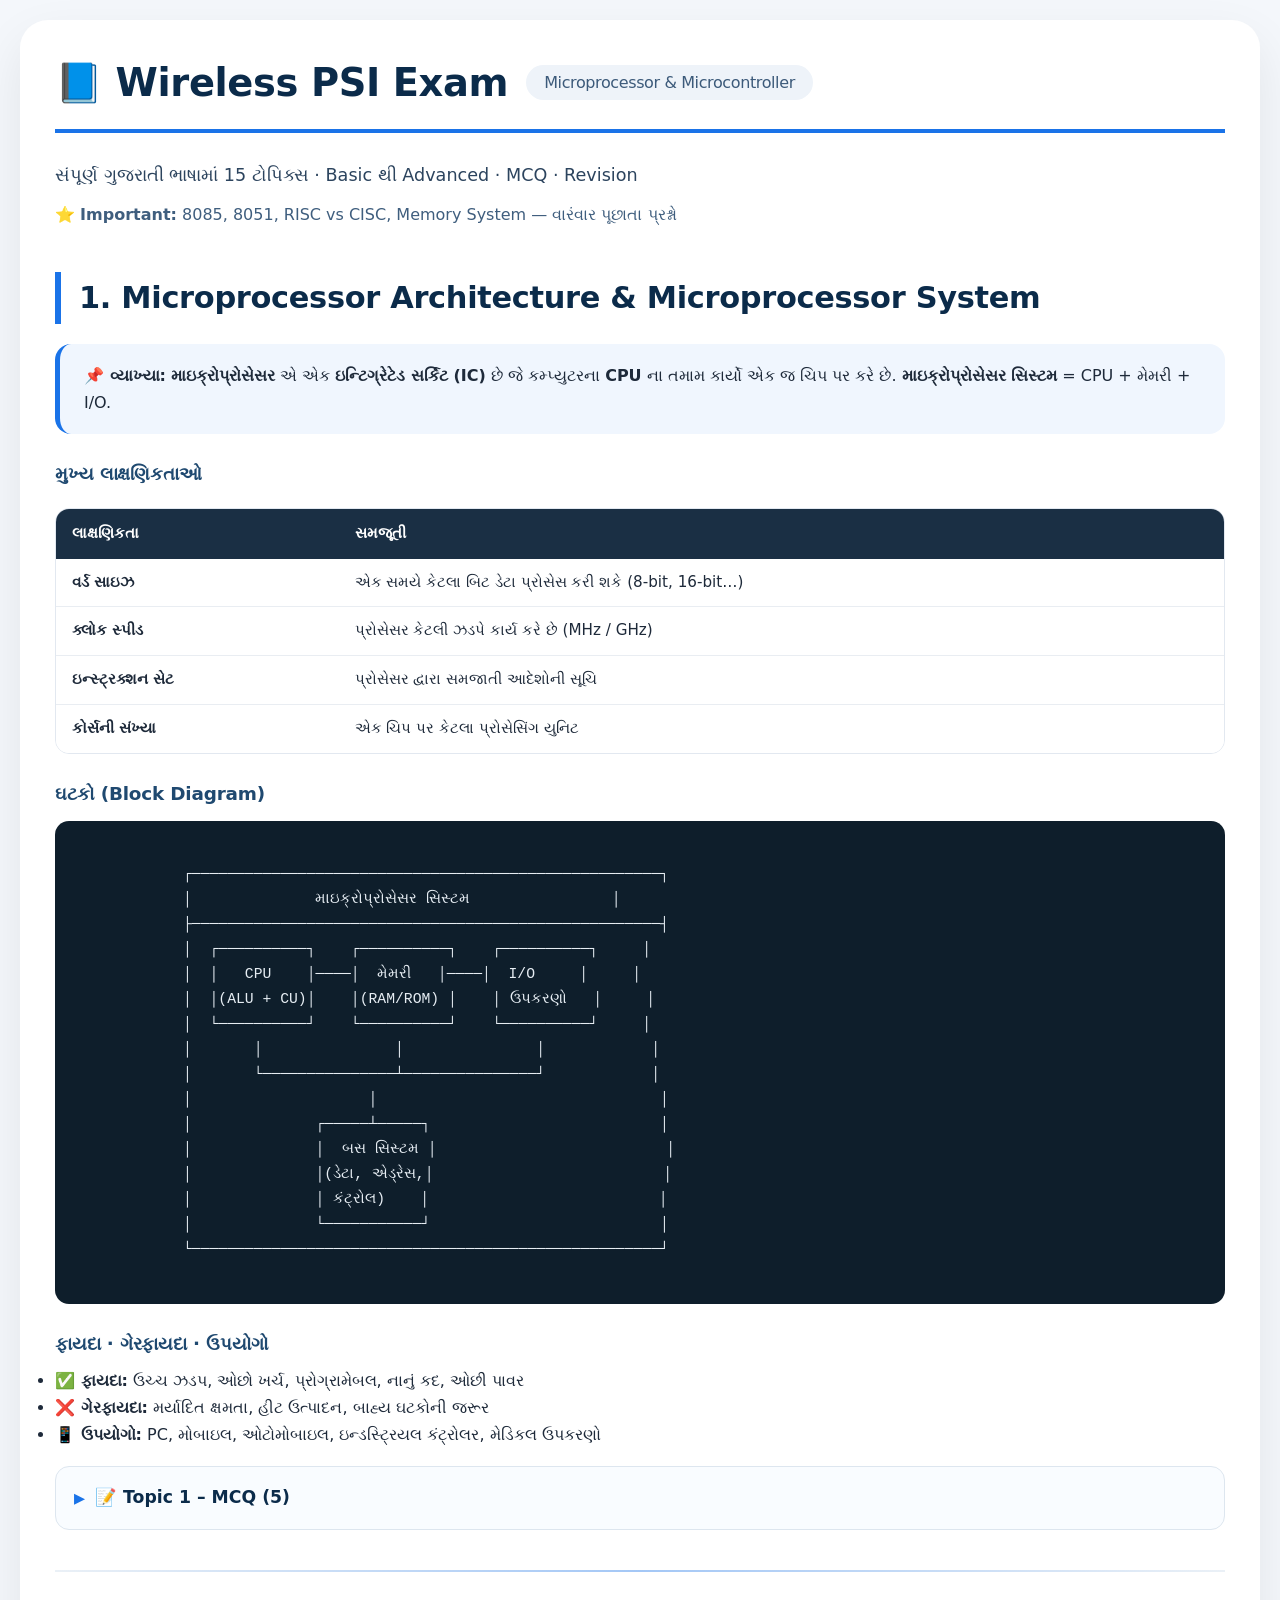
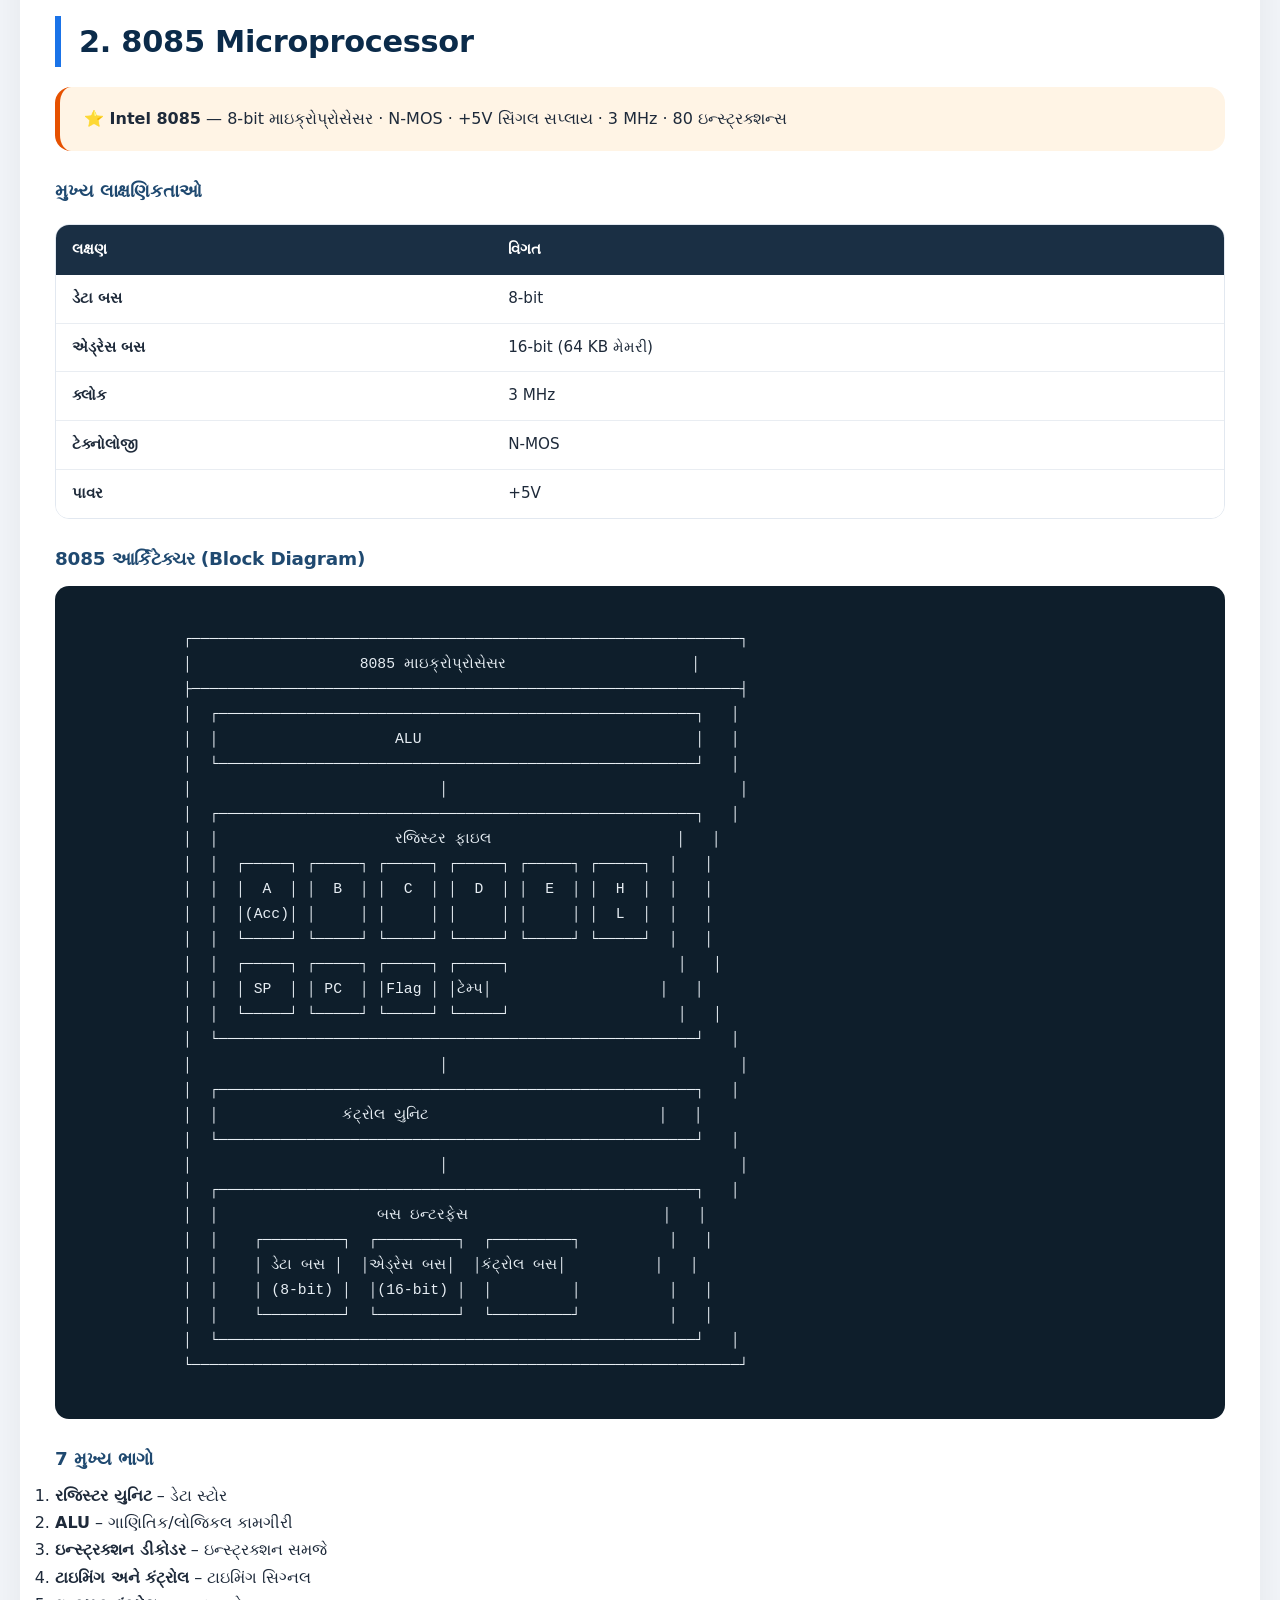
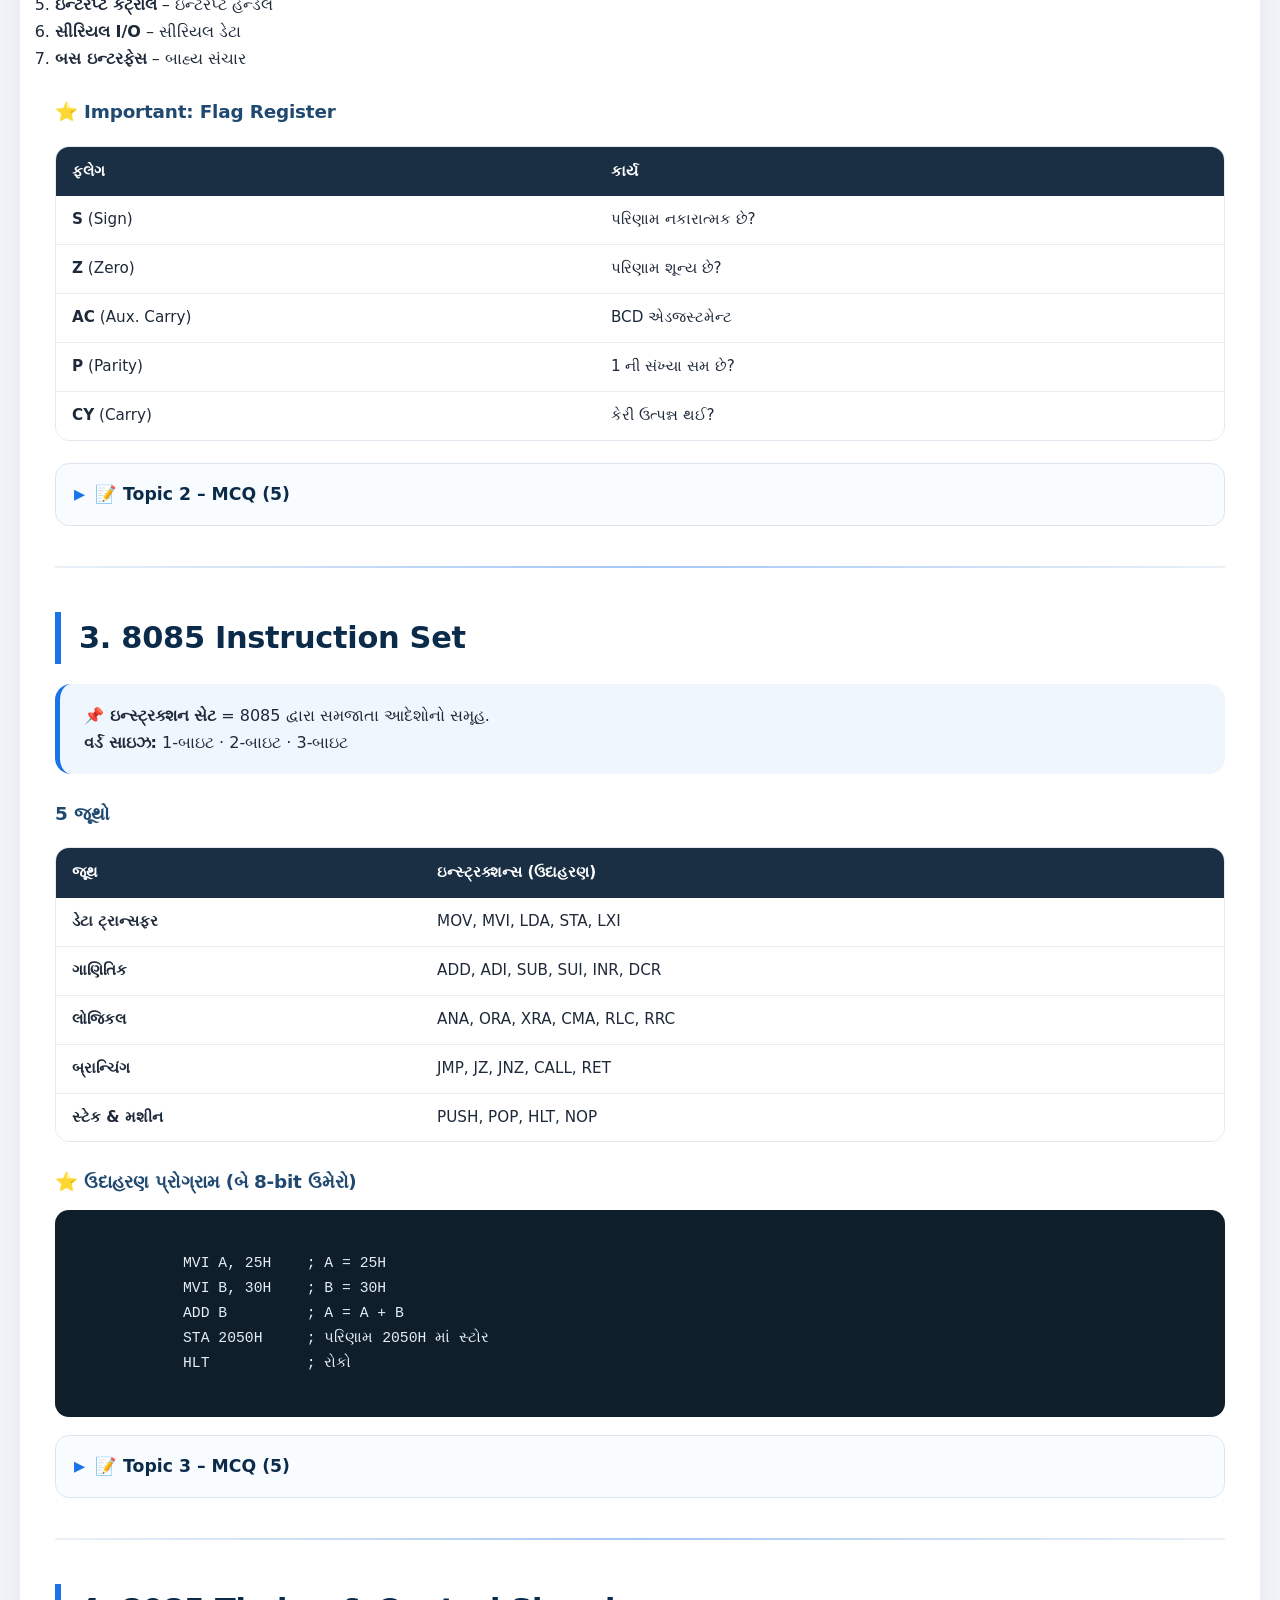
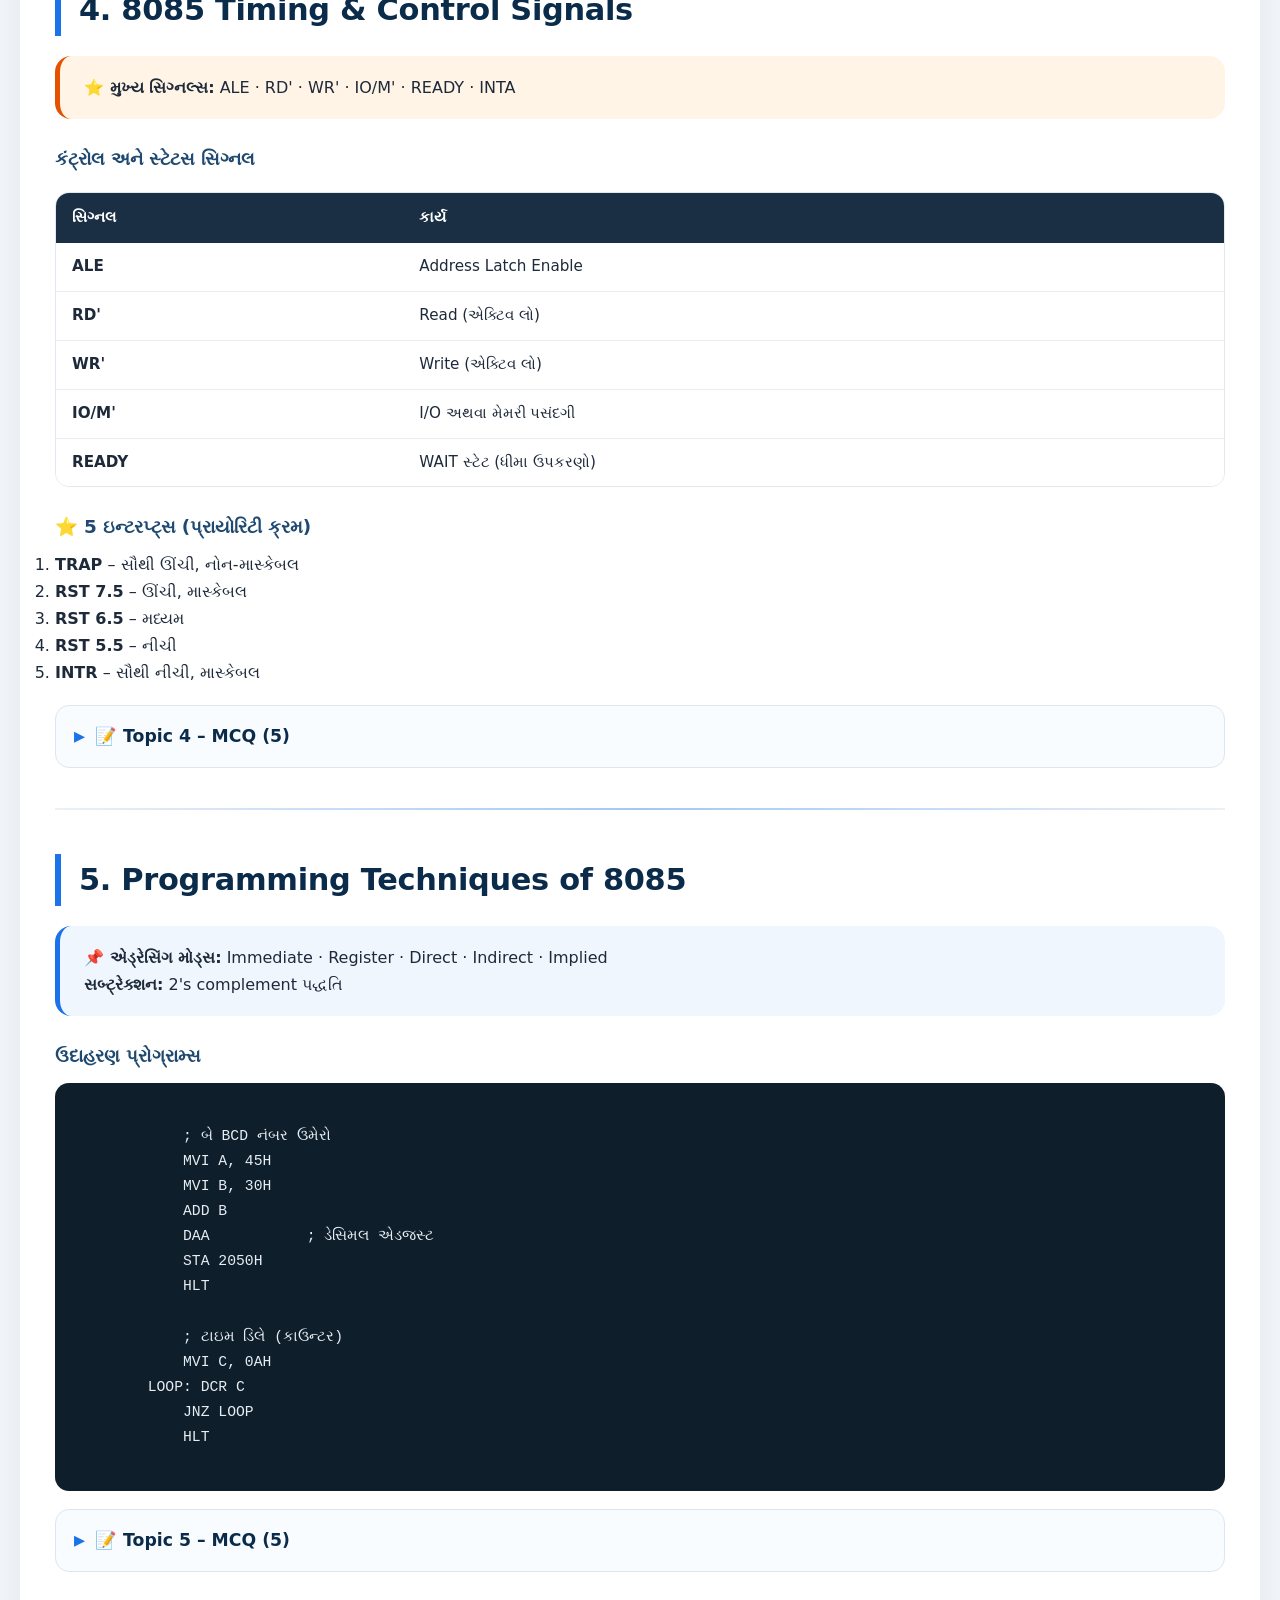
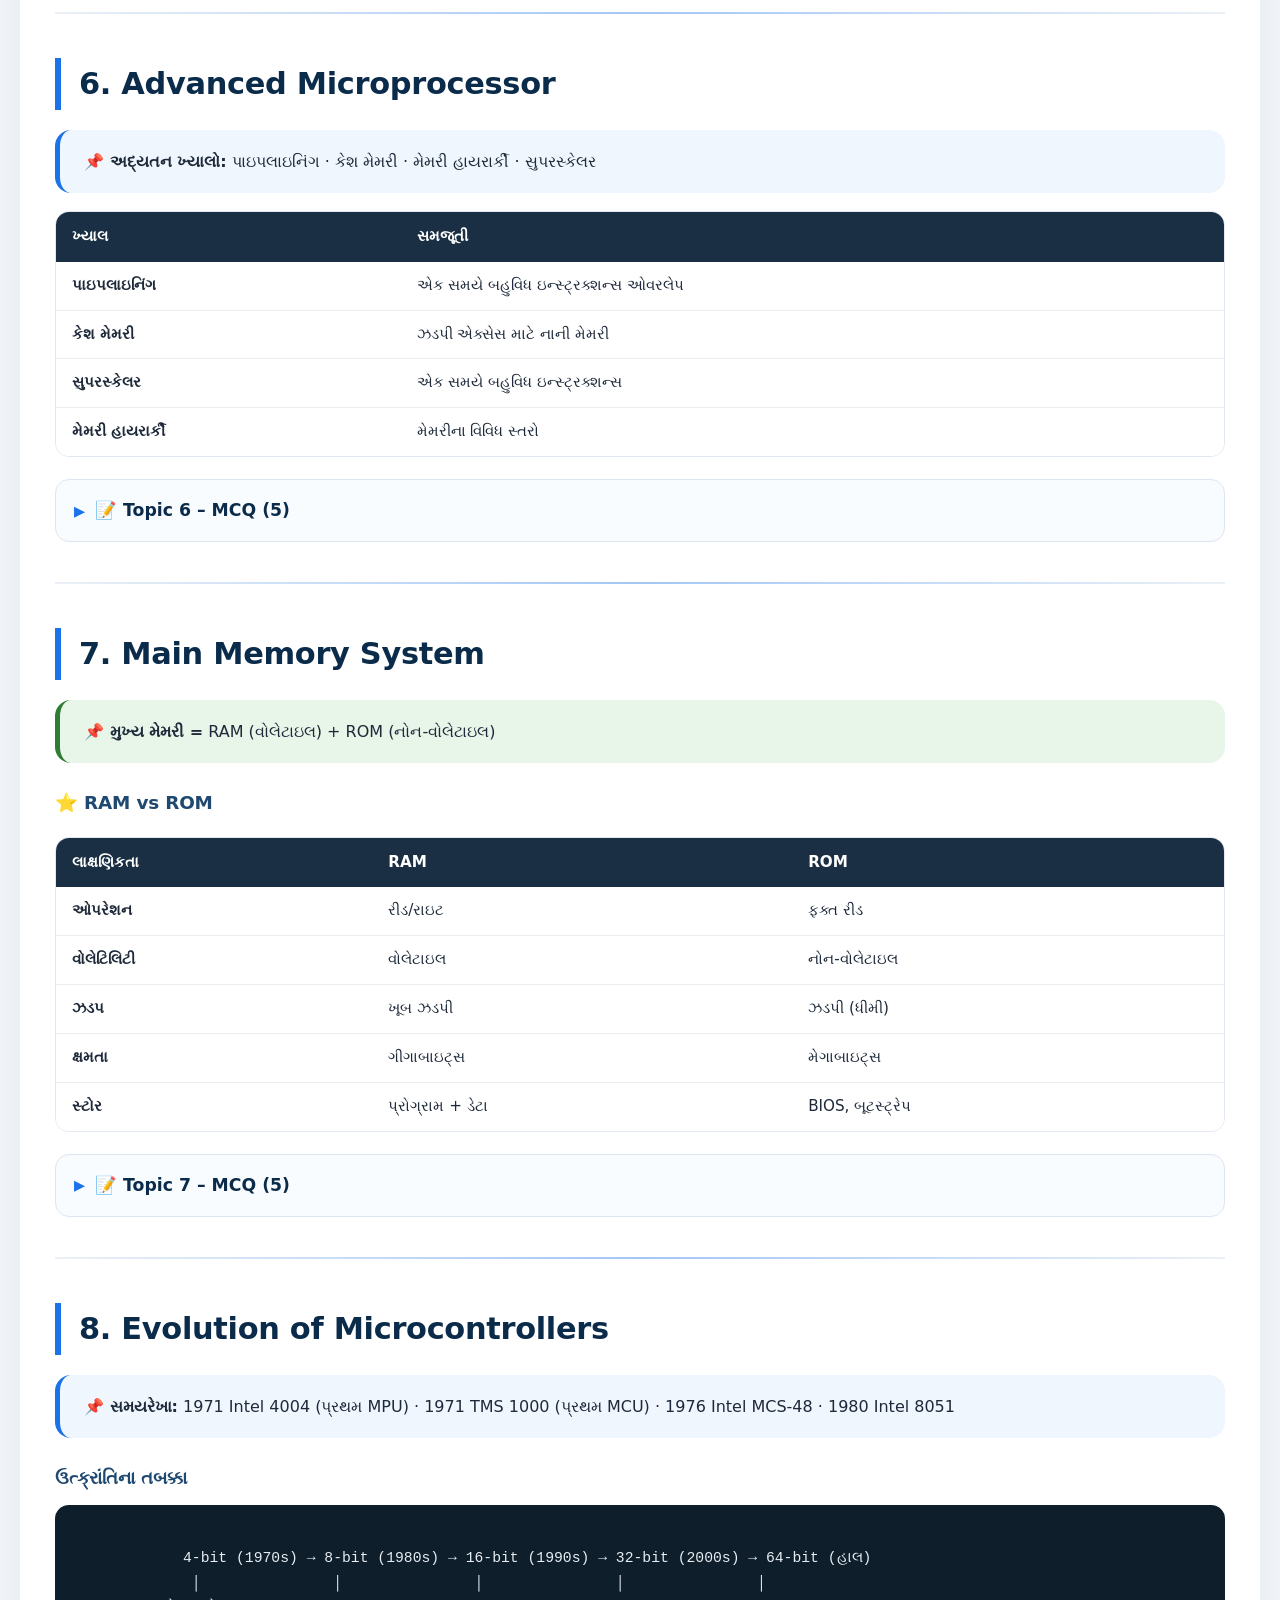
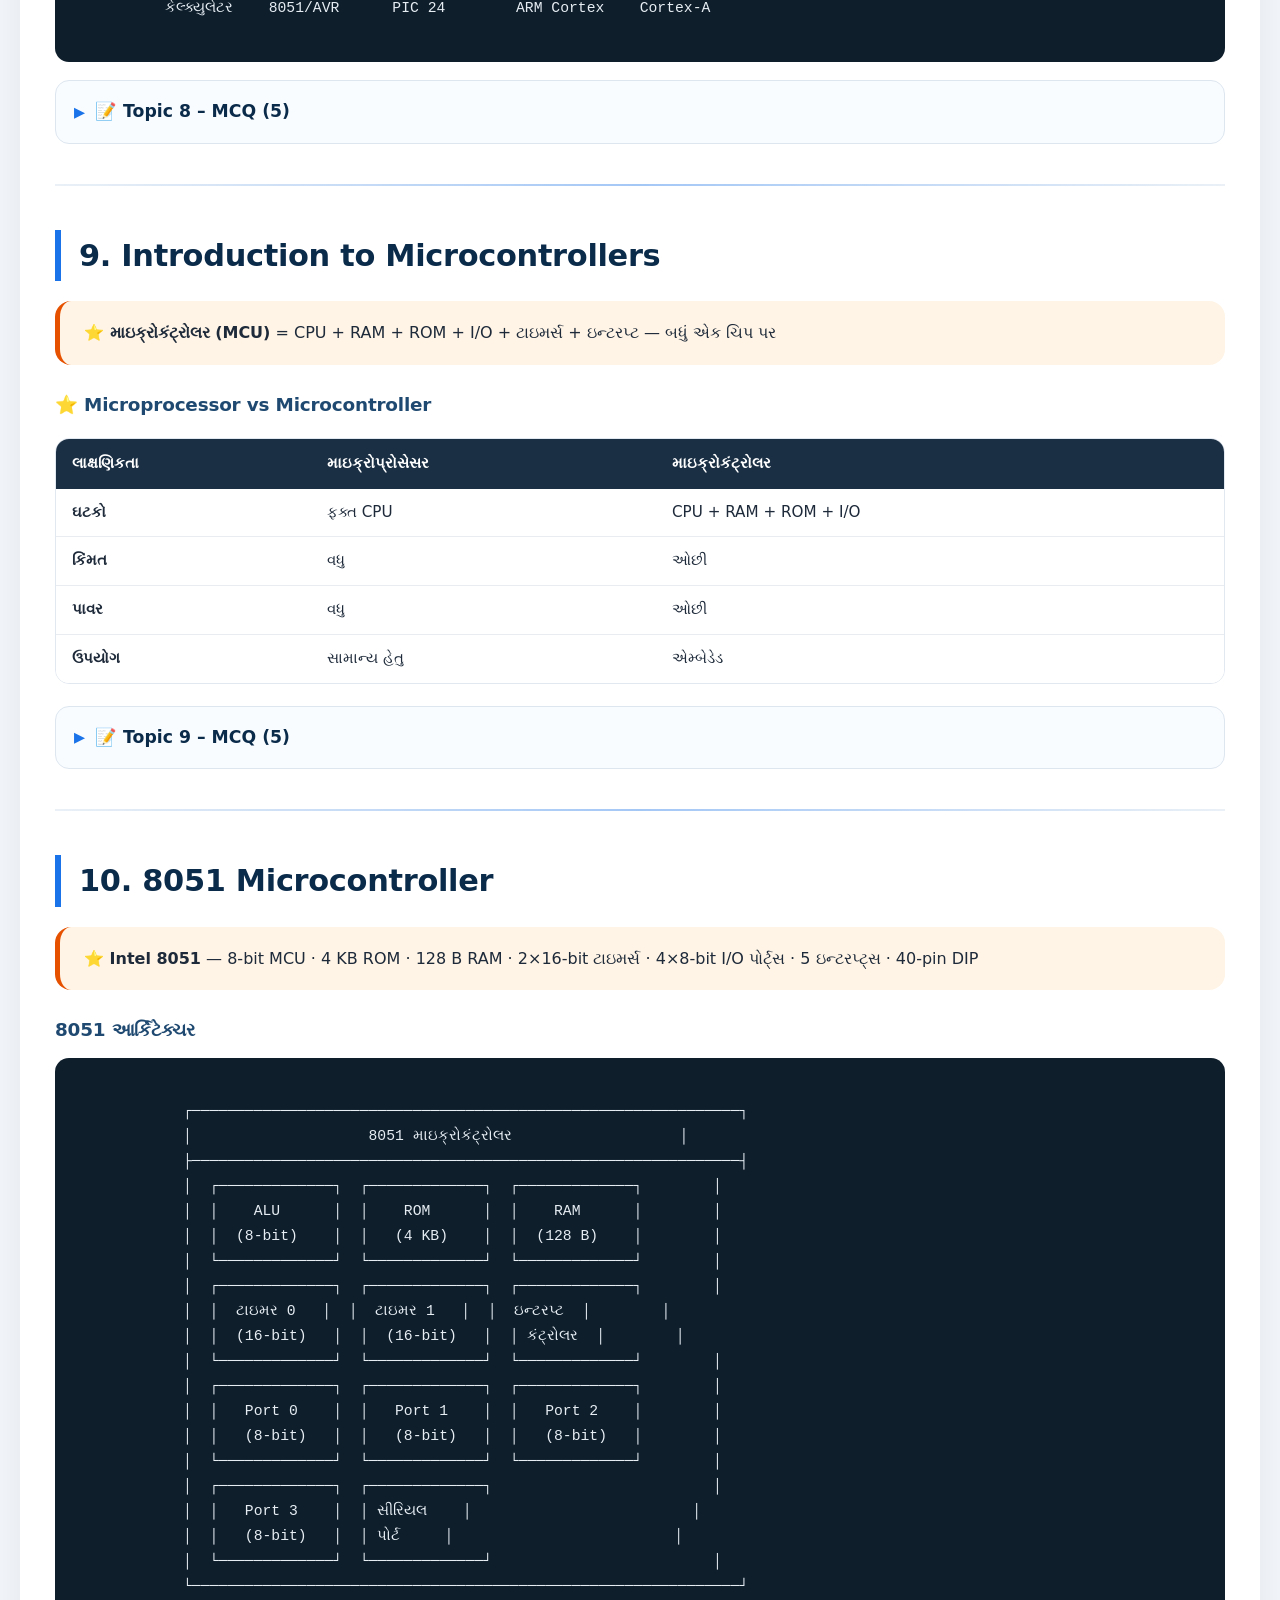
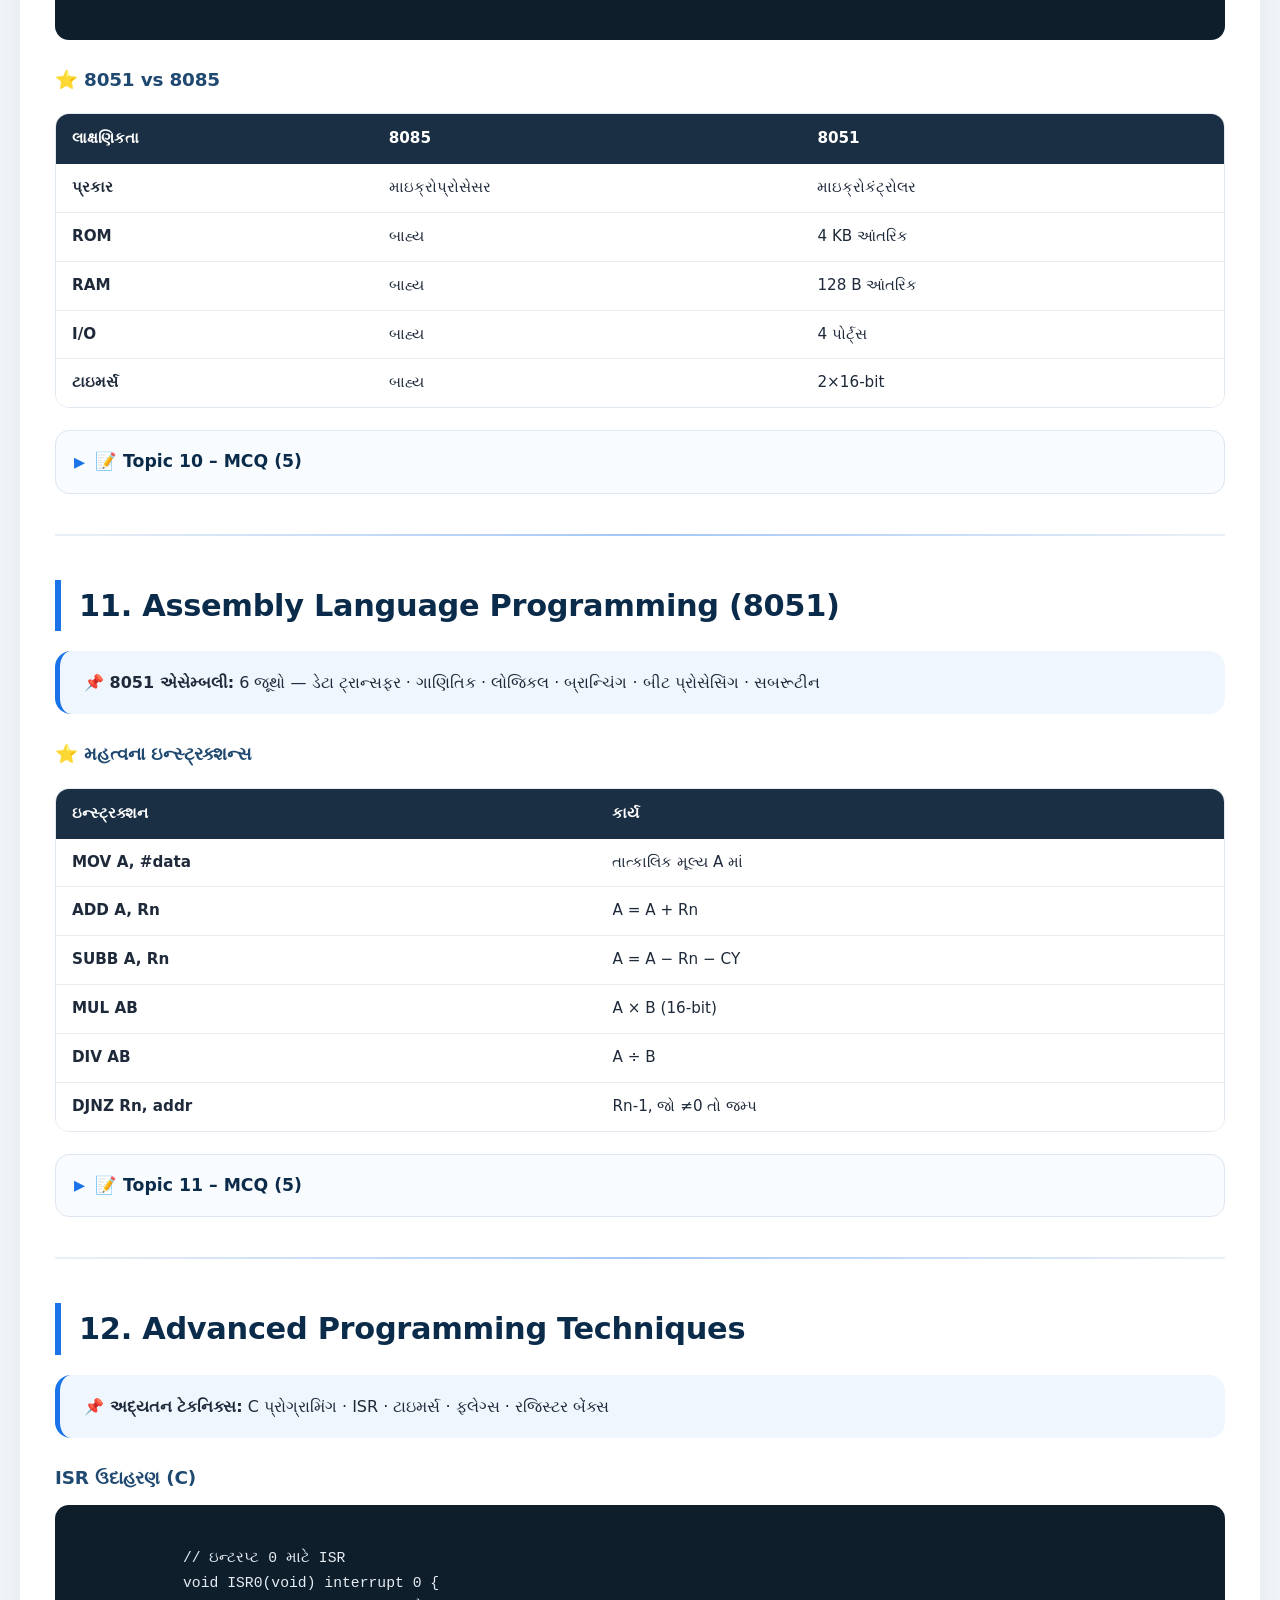
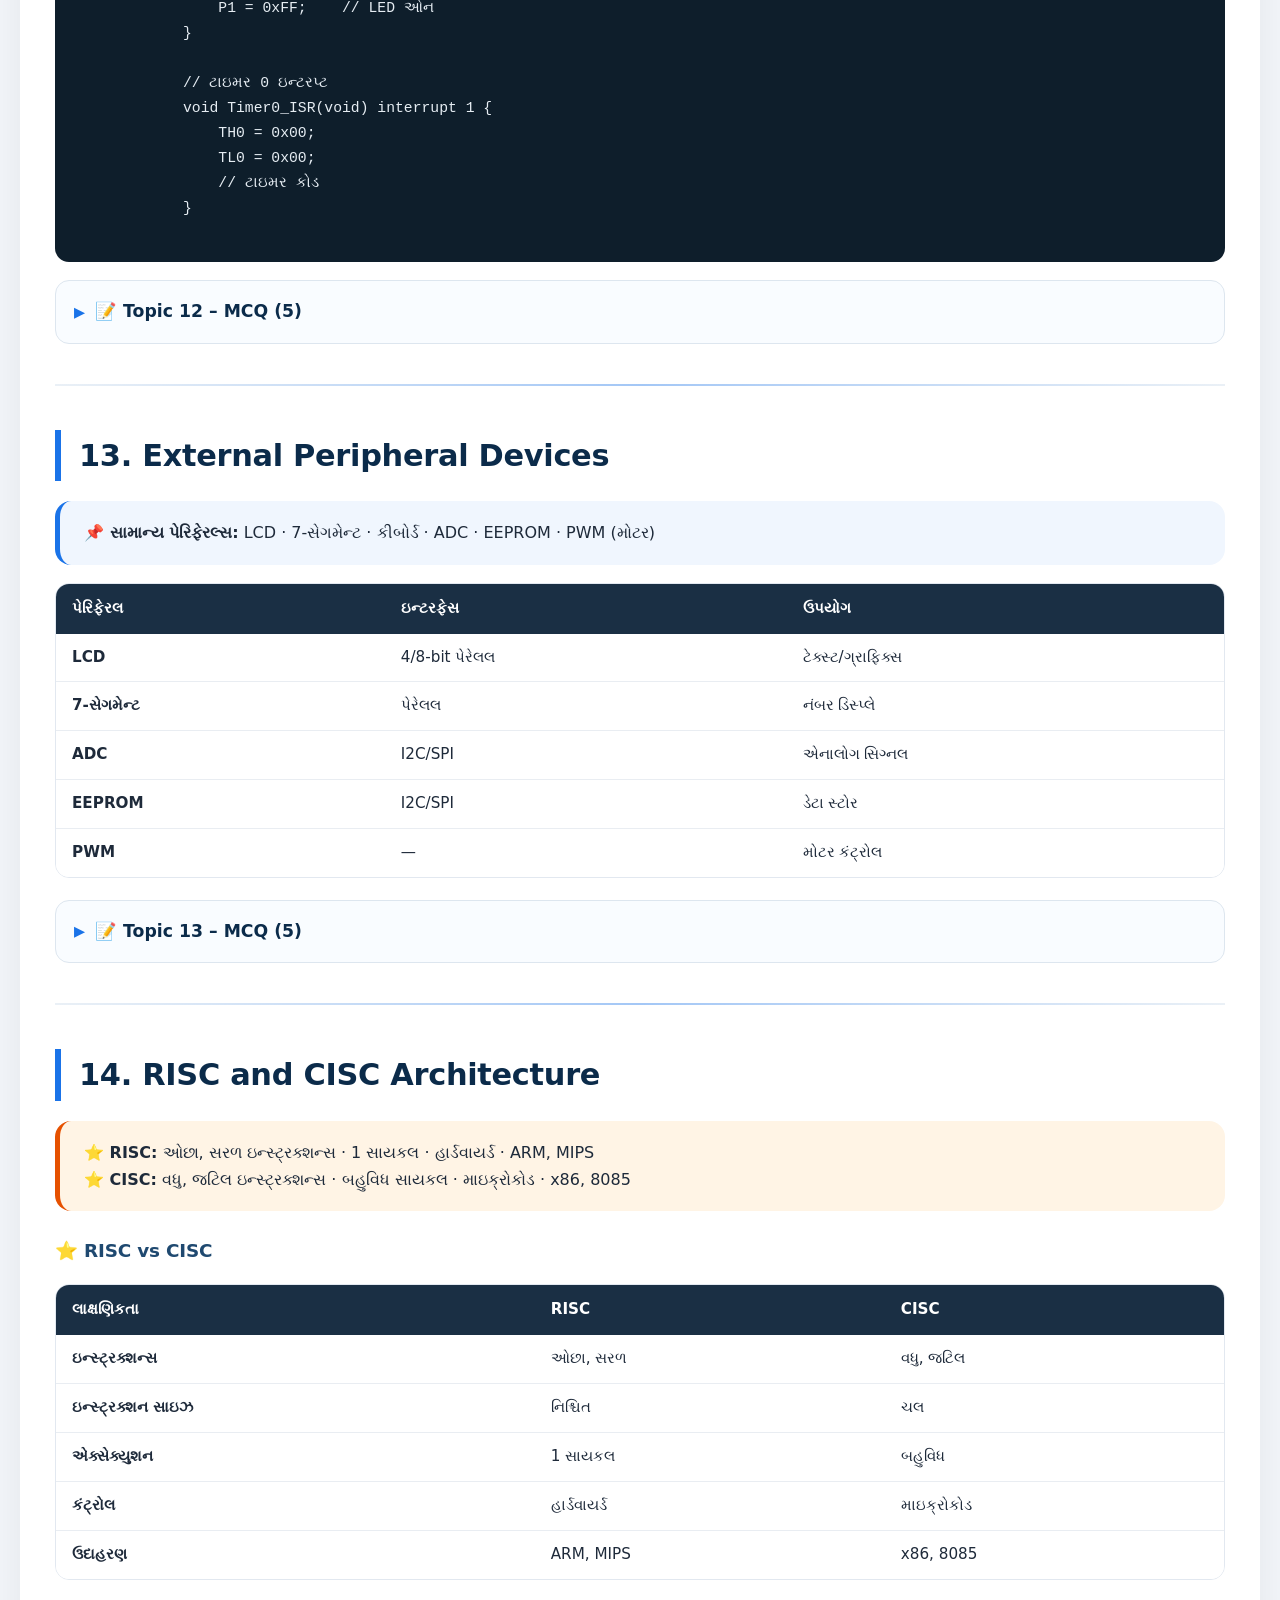
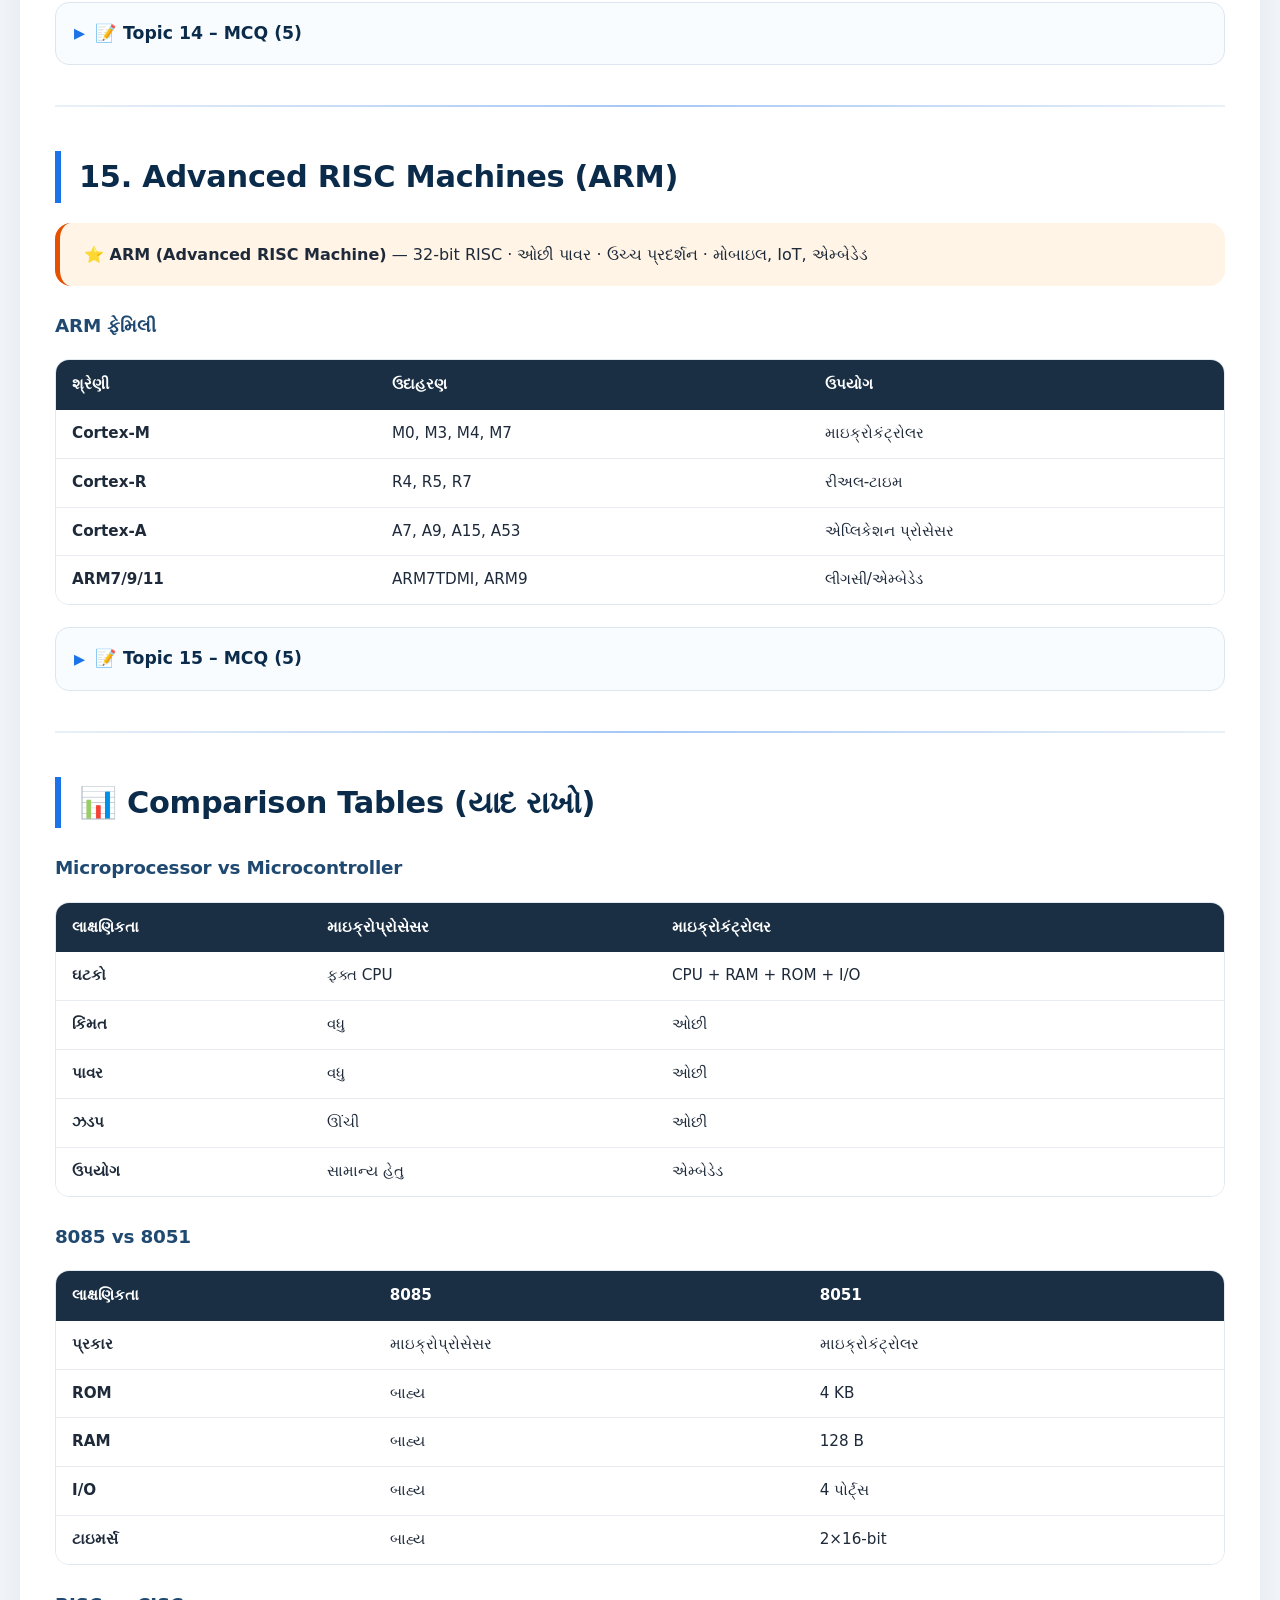
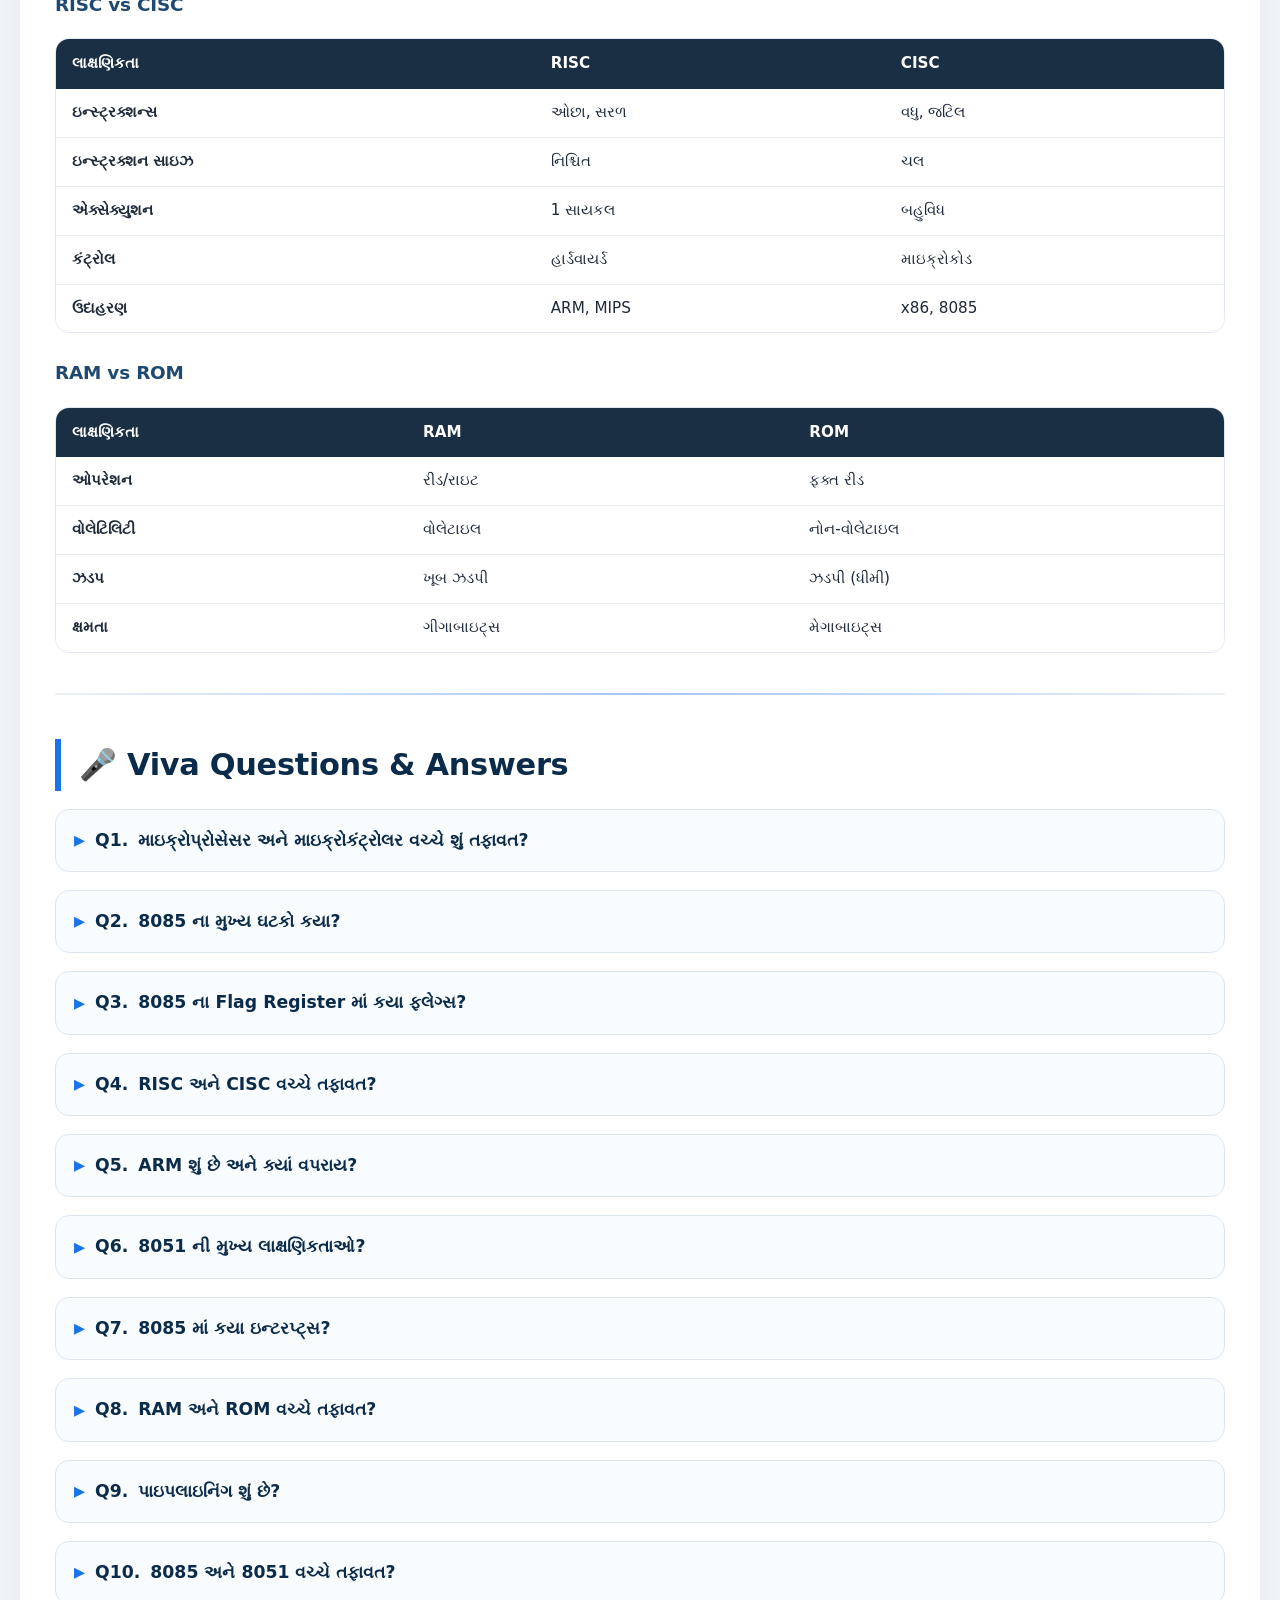
<file: wireless psi study Resources/ch -6/chapter6-theory.html>
<!DOCTYPE html>
<html lang="gu">
<head>
    <meta charset="UTF-8" />
    <meta name="viewport" content="width=device-width, initial-scale=1.0" />
    <title>Wireless PSI Exam – Microprocessor &amp; Microcontroller Study Material</title>
    <style>
        /* ── Reset & base ── */
        *,
        *::before,
        *::after {
            box-sizing: border-box;
            margin: 0;
            padding: 0;
        }
        body {
            font-family: 'Segoe UI', 'Noto Sans Gujarati', system-ui, sans-serif;
            background: #f4f7fb;
            color: #1e2a3a;
            padding: 20px;
            line-height: 1.7;
        }
        .container {
            max-width: 1300px;
            margin: 0 auto;
            background: #ffffff;
            border-radius: 28px;
            padding: 30px 35px;
            box-shadow: 0 20px 50px rgba(0, 0, 0, 0.08);
        }

        /* ── headings ── */
        h1,
        h2,
        h3,
        h4 {
            font-weight: 600;
            letter-spacing: -0.01em;
        }
        h1 {
            font-size: 2.4rem;
            color: #0b2b4a;
            border-bottom: 4px solid #1a73e8;
            padding-bottom: 14px;
            margin-bottom: 28px;
            display: flex;
            align-items: center;
            gap: 12px;
            flex-wrap: wrap;
        }
        h1 small {
            font-size: 1rem;
            font-weight: 400;
            color: #3c5a7a;
            background: #eef3f9;
            padding: 4px 18px;
            border-radius: 40px;
            margin-left: 6px;
        }
        h2 {
            font-size: 1.9rem;
            color: #0b2b4a;
            margin-top: 44px;
            margin-bottom: 16px;
            padding-left: 6px;
            border-left: 6px solid #1a73e8;
            padding-left: 18px;
        }
        h3 {
            font-size: 1.4rem;
            color: #1a3b5e;
            margin-top: 32px;
            margin-bottom: 12px;
            padding-left: 4px;
        }
        h4 {
            font-size: 1.15rem;
            color: #1f4970;
            margin-top: 24px;
            margin-bottom: 8px;
        }

        /* ── utility ── */
        .badge {
            display: inline-block;
            background: #1a73e8;
            color: #fff;
            font-size: 0.7rem;
            font-weight: 600;
            padding: 2px 14px;
            border-radius: 30px;
            letter-spacing: 0.3px;
            margin-right: 6px;
        }
        .badge.imp {
            background: #c62828;
        }
        .badge.green {
            background: #2e7d32;
        }
        .badge.purple {
            background: #6a1b9a;
        }

        .star {
            color: #c62828;
            font-weight: 700;
        }

        /* ── cards / boxes ── */
        .info-box {
            background: #f0f6fe;
            border-radius: 16px;
            padding: 18px 24px;
            margin: 20px 0 16px 0;
            border-left: 5px solid #1a73e8;
        }
        .info-box.imp-box {
            background: #fff4e5;
            border-left-color: #e65100;
        }
        .info-box.green-box {
            background: #e8f5e9;
            border-left-color: #2e7d32;
        }
        .info-box.purple-box {
            background: #f3e5f5;
            border-left-color: #6a1b9a;
        }

        /* ── tables ── */
        .table-wrap {
            overflow-x: auto;
            margin: 18px 0 22px 0;
            border-radius: 14px;
            border: 1px solid #e2e8f0;
        }
        table {
            width: 100%;
            border-collapse: collapse;
            font-size: 0.95rem;
            min-width: 540px;
        }
        th {
            background: #1a2f44;
            color: #fff;
            font-weight: 600;
            padding: 12px 16px;
            text-align: left;
        }
        td {
            padding: 11px 16px;
            border-bottom: 1px solid #e9edf2;
            background: #fff;
        }
        tr:last-child td {
            border-bottom: none;
        }
        tr:hover td {
            background: #f8faff;
        }

        /* ── code / instructions ── */
        .code-block {
            background: #0e1e2b;
            color: #e6edf3;
            padding: 16px 22px;
            border-radius: 14px;
            font-family: 'JetBrains Mono', 'Cascadia Code', monospace;
            font-size: 0.92rem;
            overflow-x: auto;
            margin: 12px 0 18px 0;
            white-space: pre-wrap;
            word-break: break-word;
        }
        .code-block .comment {
            color: #7ec699;
        }
        .code-block .label {
            color: #f5a97f;
        }
        .code-block .instr {
            color: #8fcbff;
        }

        /* ── MCQs ── */
        .mcq-grid {
            display: grid;
            grid-template-columns: 1fr 1fr;
            gap: 14px 28px;
            margin: 18px 0 10px 0;
        }
        .mcq-item {
            background: #fafcff;
            padding: 10px 16px 10px 20px;
            border-radius: 12px;
            border: 1px solid #e6edf4;
            transition: 0.15s;
        }
        .mcq-item:hover {
            background: #f0f7ff;
            border-color: #b3cfe8;
        }
        .mcq-item .q {
            font-weight: 600;
            color: #0b2b4a;
        }
        .mcq-item .ans {
            color: #1a73e8;
            font-weight: 600;
            margin-left: 8px;
        }
        .mcq-item .ans::before {
            content: "✓ ";
            font-weight: 700;
        }

        /* ── details / collapsible ── */
        details {
            background: #f9fcff;
            border-radius: 14px;
            border: 1px solid #dde6ef;
            padding: 8px 18px 12px 18px;
            margin: 18px 0 12px 0;
            transition: 0.2s;
        }
        details summary {
            font-weight: 700;
            font-size: 1.08rem;
            cursor: pointer;
            padding: 8px 0 4px 0;
            color: #0b2b4a;
            list-style: none;
            display: flex;
            align-items: center;
            gap: 10px;
        }
        details summary::-webkit-details-marker {
            display: none;
        }
        details summary::before {
            content: "▶ ";
            font-size: 0.9rem;
            color: #1a73e8;
            transition: 0.2s;
        }
        details[open] summary::before {
            content: "▼ ";
        }
        details .inner {
            padding-top: 12px;
            border-top: 1px solid #e2eaf3;
            margin-top: 6px;
        }

        /* ── revision / last-day ── */
        .revision-grid {
            display: grid;
            grid-template-columns: repeat(auto-fit, minmax(240px, 1fr));
            gap: 18px;
            margin: 20px 0 10px 0;
        }
        .rev-card {
            background: #f8fcff;
            border-radius: 16px;
            padding: 18px 20px 16px 20px;
            border: 1px solid #dce6f0;
            box-shadow: 0 2px 6px rgba(0, 0, 0, 0.02);
        }
        .rev-card h4 {
            margin-top: 0;
            border-bottom: 2px solid #1a73e8;
            padding-bottom: 6px;
            margin-bottom: 12px;
        }
        .rev-card ul {
            padding-left: 20px;
            margin: 6px 0;
        }
        .rev-card ul li {
            margin-bottom: 4px;
        }

        /* ── responsive ── */
        @media (max-width: 800px) {
            .container {
                padding: 16px 18px;
            }
            h1 {
                font-size: 1.8rem;
            }
            h2 {
                font-size: 1.5rem;
            }
            .mcq-grid {
                grid-template-columns: 1fr;
            }
            .revision-grid {
                grid-template-columns: 1fr 1fr;
            }
        }
        @media (max-width: 480px) {
            .revision-grid {
                grid-template-columns: 1fr;
            }
            .container {
                padding: 12px 12px;
            }
            .code-block {
                font-size: 0.8rem;
                padding: 12px 14px;
            }
        }

        /* ── misc ── */
        .hr-divider {
            border: none;
            height: 2px;
            background: linear-gradient(90deg, #cbdae9, #1a73e8, #cbdae9);
            margin: 40px 0 30px 0;
            opacity: 0.4;
        }
        .topic-tag {
            display: inline-block;
            background: #eaf1fa;
            color: #1a3b5e;
            font-size: 0.7rem;
            font-weight: 600;
            padding: 0 14px;
            border-radius: 30px;
            margin-right: 4px;
        }
        .footer-note {
            margin-top: 44px;
            padding-top: 24px;
            border-top: 2px solid #e2eaf3;
            text-align: center;
            color: #3c5a7a;
            font-size: 0.95rem;
        }
        .footer-note strong {
            color: #0b2b4a;
        }
    </style>
</head>
<body>

    <div class="container">

        <!-- ============================================================ -->
        <!-- HEADER                                                        -->
        <!-- ============================================================ -->
        <h1>
            📘 Wireless PSI Exam
            <small>Microprocessor &amp; Microcontroller</small>
        </h1>
        <p style="font-size:1.1rem; color:#2c445e; margin-bottom:10px;">
            સંપૂર્ણ ગુજરાતી ભાષામાં 15 ટોપિક્સ · Basic થી Advanced · MCQ · Revision
        </p>
        <p style="color:#3f5e7e; margin-bottom:28px;">
            ⭐ <strong>Important:</strong> 8085, 8051, RISC vs CISC, Memory System — વારંવાર પૂછાતા પ્રશ્નો
        </p>

        <!-- ============================================================ -->
        <!-- TOPIC 1                                                       -->
        <!-- ============================================================ -->
        <h2>1. Microprocessor Architecture &amp; Microprocessor System</h2>

        <div class="info-box">
            <strong>📌 વ્યાખ્યા:</strong> <strong>માઇક્રોપ્રોસેસર</strong> એ એક <strong>ઇન્ટિગ્રેટેડ સર્કિટ (IC)</strong> છે જે કમ્પ્યુટરના <strong>CPU</strong> ના તમામ કાર્યો એક જ ચિપ પર કરે છે. <strong>માઇક્રોપ્રોસેસર સિસ્ટમ</strong> = CPU + મેમરી + I/O.
        </div>

        <h4>મુખ્ય લાક્ષણિકતાઓ</h4>
        <div class="table-wrap">
            <table>
                <thead><tr><th>લાક્ષણિકતા</th><th>સમજૂતી</th></tr></thead>
                <tbody>
                    <tr><td><strong>વર્ડ સાઇઝ</strong></td><td>એક સમયે કેટલા બિટ ડેટા પ્રોસેસ કરી શકે (8‑bit, 16‑bit…)</td></tr>
                    <tr><td><strong>ક્લોક સ્પીડ</strong></td><td>પ્રોસેસર કેટલી ઝડપે કાર્ય કરે છે (MHz / GHz)</td></tr>
                    <tr><td><strong>ઇન્સ્ટ્રક્શન સેટ</strong></td><td>પ્રોસેસર દ્વારા સમજાતી આદેશોની સૂચિ</td></tr>
                    <tr><td><strong>કોર્સની સંખ્યા</strong></td><td>એક ચિપ પર કેટલા પ્રોસેસિંગ યુનિટ</td></tr>
                </tbody>
            </table>
        </div>

        <h4>ઘટકો (Block Diagram)</h4>
        <div class="code-block">
            ┌─────────────────────────────────────────────────────┐
            │              માઇક્રોપ્રોસેસર સિસ્ટમ                │
            ├─────────────────────────────────────────────────────┤
            │  ┌──────────┐    ┌──────────┐    ┌──────────┐     │
            │  │   CPU    │────│  મેમરી   │────│  I/O     │     │
            │  │(ALU + CU)│    │(RAM/ROM) │    │ ઉપકરણો   │     │
            │  └──────────┘    └──────────┘    └──────────┘     │
            │       │               │               │            │
            │       └───────────────┴───────────────┘            │
            │                    │                                │
            │              ┌─────┴─────┐                          │
            │              │  બસ સિસ્ટમ │                          │
            │              │(ડેટા, એડ્રેસ,│                          │
            │              │ કંટ્રોલ)    │                          │
            │              └───────────┘                          │
            └─────────────────────────────────────────────────────┘
        </div>

        <h4>ફાયદા · ગેરફાયદા · ઉપયોગો</h4>
        <ul>
            <li><strong>✅ ફાયદા:</strong> ઉચ્ચ ઝડપ, ઓછો ખર્ચ, પ્રોગ્રામેબલ, નાનું કદ, ઓછી પાવર</li>
            <li><strong>❌ ગેરફાયદા:</strong> મર્યાદિત ક્ષમતા, હીટ ઉત્પાદન, બાહ્ય ઘટકોની જરૂર</li>
            <li><strong>📱 ઉપયોગો:</strong> PC, મોબાઇલ, ઓટોમોબાઇલ, ઇન્ડસ્ટ્રિયલ કંટ્રોલર, મેડિકલ ઉપકરણો</li>
        </ul>

        <details>
            <summary>📝 Topic 1 – MCQ (5)</summary>
            <div class="inner">
                <div class="mcq-grid">
                    <div class="mcq-item"><span class="q">1. માઇક્રોપ્રોસેસર શું છે?</span><br>A) મેમરી ચિપ &nbsp; B) CPU ધરાવતી IC <span class="ans">B</span><br>C) હાર્ડ ડિસ્ક &nbsp; D) મોનિટર</div>
                    <div class="mcq-item"><span class="q">2. માઇક્રોપ્રોસેસર સિસ્ટમના મુખ્ય ઘટકો કયા?</span><br>A) CPU, મેમરી, I/O <span class="ans">A</span><br>B) કીબોર્ડ, માઉસ, મોનિટર &nbsp; C) HDD, CD, DVD</div>
                    <div class="mcq-item"><span class="q">3. વર્ડ સાઇઝ શું સૂચવે છે?</span><br>A) મેમરીનું કદ &nbsp; B) એક સમયે પ્રોસેસ થતા બિટ્સ <span class="ans">B</span><br>C) હાર્ડ ડિસ્કનું કદ &nbsp; D) સ્ક્રીનનું કદ</div>
                    <div class="mcq-item"><span class="q">4. નીચેનામાંથી કયું લક્ષણ <strong>નથી</strong>?</span><br>A) ઉચ્ચ ઝડપ &nbsp; B) ઓછો ખર્ચ &nbsp; C) અમર્યાદિત મેમરી <span class="ans">C</span><br>D) પ્રોગ્રામેબલ</div>
                    <div class="mcq-item"><span class="q">5. ફેચ-એક્ઝિક્યુટ સાયકલ શું છે?</span><br>A) ઇન્સ્ટ્રક્શન ફેચ + એક્ઝિક્યુટ <span class="ans">A</span><br>B) ડેટા સ્ટોર &nbsp; C) ડેટા ડિલીટ &nbsp; D) પ્રોગ્રામ કમ્પાઇલ</div>
                </div>
            </div>
        </details>

        <hr class="hr-divider">

        <!-- ============================================================ -->
        <!-- TOPIC 2                                                       -->
        <!-- ============================================================ -->
        <h2>2. 8085 Microprocessor</h2>

        <div class="info-box imp-box">
            <strong>⭐ Intel 8085</strong> — 8‑bit માઇક્રોપ્રોસેસર · N‑MOS · +5V સિંગલ સપ્લાય · 3 MHz · 80 ઇન્સ્ટ્રક્શન્સ
        </div>

        <h4>મુખ્ય લાક્ષણિકતાઓ</h4>
        <div class="table-wrap">
            <table>
                <thead><tr><th>લક્ષણ</th><th>વિગત</th></tr></thead>
                <tbody>
                    <tr><td><strong>ડેટા બસ</strong></td><td>8‑bit</td></tr>
                    <tr><td><strong>એડ્રેસ બસ</strong></td><td>16‑bit (64 KB મેમરી)</td></tr>
                    <tr><td><strong>ક્લોક</strong></td><td>3 MHz</td></tr>
                    <tr><td><strong>ટેક્નોલોજી</strong></td><td>N‑MOS</td></tr>
                    <tr><td><strong>પાવર</strong></td><td>+5V</td></tr>
                </tbody>
            </table>
        </div>

        <h4>8085 આર્કિટેક્ચર (Block Diagram)</h4>
        <div class="code-block">
            ┌──────────────────────────────────────────────────────────────┐
            │                   8085 માઇક્રોપ્રોસેસર                     │
            ├──────────────────────────────────────────────────────────────┤
            │  ┌──────────────────────────────────────────────────────┐   │
            │  │                    ALU                               │   │
            │  └──────────────────────────────────────────────────────┘   │
            │                            │                                 │
            │  ┌──────────────────────────────────────────────────────┐   │
            │  │                    રજિસ્ટર ફાઇલ                     │   │
            │  │  ┌─────┐ ┌─────┐ ┌─────┐ ┌─────┐ ┌─────┐ ┌─────┐  │   │
            │  │  │  A  │ │  B  │ │  C  │ │  D  │ │  E  │ │  H  │  │   │
            │  │  │(Acc)│ │     │ │     │ │     │ │     │ │  L  │  │   │
            │  │  └─────┘ └─────┘ └─────┘ └─────┘ └─────┘ └─────┘  │   │
            │  │  ┌─────┐ ┌─────┐ ┌─────┐ ┌─────┐                   │   │
            │  │  │ SP  │ │ PC  │ │Flag │ │ટેમ્પ│                   │   │
            │  │  └─────┘ └─────┘ └─────┘ └─────┘                   │   │
            │  └──────────────────────────────────────────────────────┘   │
            │                            │                                 │
            │  ┌──────────────────────────────────────────────────────┐   │
            │  │              કંટ્રોલ યુનિટ                          │   │
            │  └──────────────────────────────────────────────────────┘   │
            │                            │                                 │
            │  ┌──────────────────────────────────────────────────────┐   │
            │  │                  બસ ઇન્ટરફેસ                      │   │
            │  │    ┌─────────┐  ┌─────────┐  ┌─────────┐          │   │
            │  │    │ ડેટા બસ │  │એડ્રેસ બસ│  │કંટ્રોલ બસ│          │   │
            │  │    │ (8-bit) │  │(16-bit) │  │         │          │   │
            │  │    └─────────┘  └─────────┘  └─────────┘          │   │
            │  └──────────────────────────────────────────────────────┘   │
            └──────────────────────────────────────────────────────────────┘
        </div>

        <h4>7 મુખ્ય ભાગો</h4>
        <ol>
            <li><strong>રજિસ્ટર યુનિટ</strong> – ડેટા સ્ટોર</li>
            <li><strong>ALU</strong> – ગાણિતિક/લોજિકલ કામગીરી</li>
            <li><strong>ઇન્સ્ટ્રક્શન ડીકોડર</strong> – ઇન્સ્ટ્રક્શન સમજે</li>
            <li><strong>ટાઇમિંગ અને કંટ્રોલ</strong> – ટાઇમિંગ સિગ્નલ</li>
            <li><strong>ઇન્ટરપ્ટ કંટ્રોલ</strong> – ઇન્ટરપ્ટ હેન્ડલ</li>
            <li><strong>સીરિયલ I/O</strong> – સીરિયલ ડેટા</li>
            <li><strong>બસ ઇન્ટરફેસ</strong> – બાહ્ય સંચાર</li>
        </ol>

        <h4>⭐ Important: Flag Register</h4>
        <div class="table-wrap">
            <table>
                <thead><tr><th>ફ્લેગ</th><th>કાર્ય</th></tr></thead>
                <tbody>
                    <tr><td><strong>S</strong> (Sign)</td><td>પરિણામ નકારાત્મક છે?</td></tr>
                    <tr><td><strong>Z</strong> (Zero)</td><td>પરિણામ શૂન્ય છે?</td></tr>
                    <tr><td><strong>AC</strong> (Aux. Carry)</td><td>BCD એડજસ્ટમેન્ટ</td></tr>
                    <tr><td><strong>P</strong> (Parity)</td><td>1 ની સંખ્યા સમ છે?</td></tr>
                    <tr><td><strong>CY</strong> (Carry)</td><td>કેરી ઉત્પન્ન થઈ?</td></tr>
                </tbody>
            </table>
        </div>

        <details>
            <summary>📝 Topic 2 – MCQ (5)</summary>
            <div class="inner">
                <div class="mcq-grid">
                    <div class="mcq-item"><span class="q">6. 8085 કેટલા બિટનો છે?</span><br>A) 4‑bit &nbsp; B) 8‑bit <span class="ans">B</span> &nbsp; C) 16‑bit &nbsp; D) 32‑bit</div>
                    <div class="mcq-item"><span class="q">7. 8085 ની એડ્રેસ બસ કેટલા બિટની?</span><br>A) 4 &nbsp; B) 8 &nbsp; C) 16 <span class="ans">C</span> &nbsp; D) 32</div>
                    <div class="mcq-item"><span class="q">8. 8085 માટે કયો પાવર સપ્લાય?</span><br>A) +3.3V &nbsp; B) +5V <span class="ans">B</span> &nbsp; C) +12V &nbsp; D) -5V</div>
                    <div class="mcq-item"><span class="q">9. 8085 ની મહત્તમ ક્લોક ફ્રીક્વન્સી?</span><br>A) 1 MHz &nbsp; B) 2 MHz &nbsp; C) 3 MHz <span class="ans">C</span> &nbsp; D) 5 MHz</div>
                    <div class="mcq-item"><span class="q">10. 8085 માં કેટલા ઇન્ટરપ્ટ્સ?</span><br>A) 2 &nbsp; B) 3 &nbsp; C) 4 &nbsp; D) 5 <span class="ans">D</span></div>
                </div>
            </div>
        </details>

        <hr class="hr-divider">

        <!-- ============================================================ -->
        <!-- TOPIC 3                                                       -->
        <!-- ============================================================ -->
        <h2>3. 8085 Instruction Set</h2>

        <div class="info-box">
            <strong>📌 ઇન્સ્ટ્રક્શન સેટ</strong> = 8085 દ્વારા સમજાતા આદેશોનો સમૂહ. <br>
            <strong>વર્ડ સાઇઝ:</strong> 1‑બાઇટ · 2‑બાઇટ · 3‑બાઇટ
        </div>

        <h4>5 જૂથો</h4>
        <div class="table-wrap">
            <table>
                <thead><tr><th>જૂથ</th><th>ઇન્સ્ટ્રક્શન્સ (ઉદાહરણ)</th></tr></thead>
                <tbody>
                    <tr><td><strong>ડેટા ટ્રાન્સફર</strong></td><td>MOV, MVI, LDA, STA, LXI</td></tr>
                    <tr><td><strong>ગાણિતિક</strong></td><td>ADD, ADI, SUB, SUI, INR, DCR</td></tr>
                    <tr><td><strong>લોજિકલ</strong></td><td>ANA, ORA, XRA, CMA, RLC, RRC</td></tr>
                    <tr><td><strong>બ્રાન્ચિંગ</strong></td><td>JMP, JZ, JNZ, CALL, RET</td></tr>
                    <tr><td><strong>સ્ટેક &amp; મશીન</strong></td><td>PUSH, POP, HLT, NOP</td></tr>
                </tbody>
            </table>
        </div>

        <h4>⭐ ઉદાહરણ પ્રોગ્રામ (બે 8‑bit ઉમેરો)</h4>
        <div class="code-block">
            MVI A, 25H    ; A = 25H
            MVI B, 30H    ; B = 30H
            ADD B         ; A = A + B
            STA 2050H     ; પરિણામ 2050H માં સ્ટોર
            HLT           ; રોકો
        </div>

        <details>
            <summary>📝 Topic 3 – MCQ (5)</summary>
            <div class="inner">
                <div class="mcq-grid">
                    <div class="mcq-item"><span class="q">11. MOV A, B શું કરે?</span><br>A) A→B &nbsp; B) B→A <span class="ans">B</span> &nbsp; C) A+B &nbsp; D) A−B</div>
                    <div class="mcq-item"><span class="q">12. કયું ઇન્સ્ટ્રક્શન તાત્કાલિક મૂલ્ય લોડ કરે?</span><br>A) MOV &nbsp; B) MVI <span class="ans">B</span> &nbsp; C) ADD &nbsp; D) SUB</div>
                    <div class="mcq-item"><span class="q">13. JMP ઇન્સ્ટ્રક્શન?</span><br>A) કન્ડિશનલ જમ્પ &nbsp; B) અનકન્ડિશનલ જમ્પ <span class="ans">B</span><br>C) સબરૂટીન કોલ &nbsp; D) રિટર્ન</div>
                    <div class="mcq-item"><span class="q">14. CMA ઇન્સ્ટ્રક્શન?</span><br>A) A ને કોમ્પ્લીમેન્ટ <span class="ans">A</span> &nbsp; B) A ક્લિયર<br>C) A ઇન્ક્રિમેન્ટ &nbsp; D) A ડિક્રિમેન્ટ</div>
                    <div class="mcq-item"><span class="q">15. 8085 માં કયા પ્રકારના ઇન્સ્ટ્રક્શન્સ?</span><br>A) 1‑બાઇટ, 2‑બાઇટ &nbsp; B) 2‑, 3‑બાઇટ<br>C) 1‑, 2‑, 3‑બાઇટ <span class="ans">C</span> &nbsp; D) ફક્ત 1‑બાઇટ</div>
                </div>
            </div>
        </details>

        <hr class="hr-divider">

        <!-- ============================================================ -->
        <!-- TOPIC 4                                                       -->
        <!-- ============================================================ -->
        <h2>4. 8085 Timing &amp; Control Signals</h2>

        <div class="info-box imp-box">
            <strong>⭐ મુખ્ય સિગ્નલ્સ:</strong> ALE · RD' · WR' · IO/M' · READY · INTA
        </div>

        <h4>કંટ્રોલ અને સ્ટેટસ સિગ્નલ</h4>
        <div class="table-wrap">
            <table>
                <thead><tr><th>સિગ્નલ</th><th>કાર્ય</th></tr></thead>
                <tbody>
                    <tr><td><strong>ALE</strong></td><td>Address Latch Enable</td></tr>
                    <tr><td><strong>RD'</strong></td><td>Read (એક્ટિવ લો)</td></tr>
                    <tr><td><strong>WR'</strong></td><td>Write (એક્ટિવ લો)</td></tr>
                    <tr><td><strong>IO/M'</strong></td><td>I/O અથવા મેમરી પસંદગી</td></tr>
                    <tr><td><strong>READY</strong></td><td>WAIT સ્ટેટ (ધીમા ઉપકરણો)</td></tr>
                </tbody>
            </table>
        </div>

        <h4>⭐ 5 ઇન્ટરપ્ટ્સ (પ્રાયોરિટી ક્રમ)</h4>
        <ol>
            <li><strong>TRAP</strong> – સૌથી ઊંચી, નોન‑માસ્કેબલ</li>
            <li><strong>RST 7.5</strong> – ઊંચી, માસ્કેબલ</li>
            <li><strong>RST 6.5</strong> – મધ્યમ</li>
            <li><strong>RST 5.5</strong> – નીચી</li>
            <li><strong>INTR</strong> – સૌથી નીચી, માસ્કેબલ</li>
        </ol>

        <details>
            <summary>📝 Topic 4 – MCQ (5)</summary>
            <div class="inner">
                <div class="mcq-grid">
                    <div class="mcq-item"><span class="q">16. ALE નું પૂરું નામ?</span><br>A) Address Latch Enable <span class="ans">A</span> &nbsp; B) Arithmetic Logic Enable<br>C) Address Load Enable &nbsp; D) Auto Latch Enable</div>
                    <div class="mcq-item"><span class="q">17. કયું ઇન્ટરપ્ટ નોન‑માસ્કેબલ?</span><br>A) RST 5.5 &nbsp; B) RST 6.5 &nbsp; C) RST 7.5 &nbsp; D) TRAP <span class="ans">D</span></div>
                    <div class="mcq-item"><span class="q">18. RD' અને WR' કયા પ્રકારના?</span><br>A) એક્ટિવ હાઈ &nbsp; B) એક્ટિવ લો <span class="ans">B</span><br>C) નોન‑એક્ટિવ &nbsp; D) બાય‑ડાયરેક્શનલ</div>
                    <div class="mcq-item"><span class="q">19. IO/M' શું સૂચવે?</span><br>A) I/O અથવા મેમરી ઓપરેશન <span class="ans">A</span><br>B) ઇનપુટ/આઉટપુટ &nbsp; C) મેમરી &nbsp; D) I/O</div>
                    <div class="mcq-item"><span class="q">20. READY નો ઉપયોગ?</span><br>A) WAIT સ્ટેટ <span class="ans">A</span> &nbsp; B) ઝડપી ઉપકરણો<br>C) ઇન્ટરપ્ટ &nbsp; D) રીસેટ</div>
                </div>
            </div>
        </details>

        <hr class="hr-divider">

        <!-- ============================================================ -->
        <!-- TOPIC 5                                                       -->
        <!-- ============================================================ -->
        <h2>5. Programming Techniques of 8085</h2>

        <div class="info-box">
            <strong>📌 એડ્રેસિંગ મોડ્સ:</strong> Immediate · Register · Direct · Indirect · Implied <br>
            <strong>સબ્ટ્રેક્શન:</strong> 2's complement પદ્ધતિ
        </div>

        <h4>ઉદાહરણ પ્રોગ્રામ્સ</h4>
        <div class="code-block">
            ; બે BCD નંબર ઉમેરો
            MVI A, 45H
            MVI B, 30H
            ADD B
            DAA           ; ડેસિમલ એડજસ્ટ
            STA 2050H
            HLT

            ; ટાઇમ ડિલે (કાઉન્ટર)
            MVI C, 0AH
        LOOP: DCR C
            JNZ LOOP
            HLT
        </div>

        <details>
            <summary>📝 Topic 5 – MCQ (5)</summary>
            <div class="inner">
                <div class="mcq-grid">
                    <div class="mcq-item"><span class="q">21. 8085 માં સબ્ટ્રેક્શન માટે કઈ પદ્ધતિ?</span><br>A) 1's complement &nbsp; B) 2's complement <span class="ans">B</span><br>C) Direct &nbsp; D) Addition</div>
                    <div class="mcq-item"><span class="q">22. MVI A,30H માં કયો એડ્રેસિંગ મોડ?</span><br>A) Register &nbsp; B) Immediate <span class="ans">B</span> &nbsp; C) Direct &nbsp; D) Indirect</div>
                    <div class="mcq-item"><span class="q">23. RRC ઇન્સ્ટ્રક્શન શું કરે?</span><br>A) ડાબે રોટેટ &nbsp; B) જમણે રોટેટ <span class="ans">B</span><br>C) કોમ્પ્લીમેન્ટ &nbsp; D) ક્લિયર</div>
                    <div class="mcq-item"><span class="q">24. લૂપ માટે કયું ઇન્સ્ટ્રક્શન?</span><br>A) MOV &nbsp; B) ADD &nbsp; C) JNZ <span class="ans">C</span> &nbsp; D) MVI</div>
                    <div class="mcq-item"><span class="q">25. DAA ઇન્સ્ટ્રક્શન?</span><br>A) ડેટા એડજસ્ટ &nbsp; B) ડેસિમલ એડજસ્ટ <span class="ans">B</span><br>C) ડાયરેક્ટ &nbsp; D) ડબલ</div>
                </div>
            </div>
        </details>

        <hr class="hr-divider">

        <!-- ============================================================ -->
        <!-- TOPIC 6                                                       -->
        <!-- ============================================================ -->
        <h2>6. Advanced Microprocessor</h2>

        <div class="info-box">
            <strong>📌 અદ્યતન ખ્યાલો:</strong> પાઇપલાઇનિંગ · કેશ મેમરી · મેમરી હાયરાર્કી · સુપરસ્કેલર
        </div>

        <div class="table-wrap">
            <table>
                <thead><tr><th>ખ્યાલ</th><th>સમજૂતી</th></tr></thead>
                <tbody>
                    <tr><td><strong>પાઇપલાઇનિંગ</strong></td><td>એક સમયે બહુવિધ ઇન્સ્ટ્રક્શન્સ ઓવરલેપ</td></tr>
                    <tr><td><strong>કેશ મેમરી</strong></td><td>ઝડપી એક્સેસ માટે નાની મેમરી</td></tr>
                    <tr><td><strong>સુપરસ્કેલર</strong></td><td>એક સમયે બહુવિધ ઇન્સ્ટ્રક્શન્સ</td></tr>
                    <tr><td><strong>મેમરી હાયરાર્કી</strong></td><td>મેમરીના વિવિધ સ્તરો</td></tr>
                </tbody>
            </table>
        </div>

        <details>
            <summary>📝 Topic 6 – MCQ (5)</summary>
            <div class="inner">
                <div class="mcq-grid">
                    <div class="mcq-item"><span class="q">26. પાઇપલાઇનિંગ શું છે?</span><br>A) ઇન્સ્ટ્રક્શન્સ ઓવરલેપ <span class="ans">A</span> &nbsp; B) મેમરી વધારવી<br>C) ઝડપ ઘટાડવી &nbsp; D) ખર્ચ વધારવો</div>
                    <div class="mcq-item"><span class="q">27. કેશ મેમરી શા માટે?</span><br>A) ઝડપી એક્સેસ <span class="ans">A</span> &nbsp; B) વધુ સ્ટોરેજ<br>C) ઓછો ખર્ચ &nbsp; D) મોટું કદ</div>
                    <div class="mcq-item"><span class="q">28. 80386 કેટલા બિટનો?</span><br>A) 8‑bit &nbsp; B) 16‑bit &nbsp; C) 32‑bit <span class="ans">C</span> &nbsp; D) 64‑bit</div>
                    <div class="mcq-item"><span class="q">29. સુપરસ્કેલર આર્કિટેક્ચર?</span><br>A) એક સમયે એક &nbsp; B) એક સમયે બહુવિધ <span class="ans">B</span><br>C) ઇન્સ્ટ્રક્શન્સ રદ &nbsp; D) ડિલીટ</div>
                    <div class="mcq-item"><span class="q">30. મેમરી હાયરાર્કી?</span><br>A) વિવિધ સ્તરો <span class="ans">A</span> &nbsp; B) એક જ મેમરી<br>C) કોઈ મેમરી &nbsp; D) ફક્ત RAM</div>
                </div>
            </div>
        </details>

        <hr class="hr-divider">

        <!-- ============================================================ -->
        <!-- TOPIC 7                                                       -->
        <!-- ============================================================ -->
        <h2>7. Main Memory System</h2>

        <div class="info-box green-box">
            <strong>📌 મુખ્ય મેમરી =</strong> RAM (વોલેટાઇલ) + ROM (નોન‑વોલેટાઇલ)
        </div>

        <h4>⭐ RAM vs ROM</h4>
        <div class="table-wrap">
            <table>
                <thead><tr><th>લાક્ષણિકતા</th><th>RAM</th><th>ROM</th></tr></thead>
                <tbody>
                    <tr><td><strong>ઓપરેશન</strong></td><td>રીડ/રાઇટ</td><td>ફક્ત રીડ</td></tr>
                    <tr><td><strong>વોલેટિલિટી</strong></td><td>વોલેટાઇલ</td><td>નોન‑વોલેટાઇલ</td></tr>
                    <tr><td><strong>ઝડપ</strong></td><td>ખૂબ ઝડપી</td><td>ઝડપી (ધીમી)</td></tr>
                    <tr><td><strong>ક્ષમતા</strong></td><td>ગીગાબાઇટ્સ</td><td>મેગાબાઇટ્સ</td></tr>
                    <tr><td><strong>સ્ટોર</strong></td><td>પ્રોગ્રામ + ડેટા</td><td>BIOS, બૂટસ્ટ્રેપ</td></tr>
                </tbody>
            </table>
        </div>

        <details>
            <summary>📝 Topic 7 – MCQ (5)</summary>
            <div class="inner">
                <div class="mcq-grid">
                    <div class="mcq-item"><span class="q">31. RAM નું પૂરું નામ?</span><br>A) Random Access Memory <span class="ans">A</span> &nbsp; B) Read Access<br>C) Rapid Access &nbsp; D) Real Access</div>
                    <div class="mcq-item"><span class="q">32. ROM શા માટે?</span><br>A) BIOS, બૂટસ્ટ્રેપ <span class="ans">A</span> &nbsp; B) યુઝર ડેટા<br>C) ટેમ્પરરી &nbsp; D) કેશ</div>
                    <div class="mcq-item"><span class="q">33. કઈ મેમરી નોન‑વોલેટાઇલ?</span><br>A) RAM &nbsp; B) DRAM &nbsp; C) SRAM &nbsp; D) ROM <span class="ans">D</span></div>
                    <div class="mcq-item"><span class="q">34. EPROM માં ડેટા કેવી રીતે ઇરેઝ?</span><br>A) UV લાઇટ <span class="ans">A</span> &nbsp; B) ઇલેક્ટ્રીસીટી<br>C) હીટ &nbsp; D) મેગ્નેટ</div>
                    <div class="mcq-item"><span class="q">35. SRAM કરતાં DRAM શું?</span><br>A) ઝડપી, મોંઘી &nbsp; B) ધીમી, સસ્તી <span class="ans">B</span><br>C) ઝડપી, સસ્તી &nbsp; D) ધીમી, મોંઘી</div>
                </div>
            </div>
        </details>

        <hr class="hr-divider">

        <!-- ============================================================ -->
        <!-- TOPIC 8                                                       -->
        <!-- ============================================================ -->
        <h2>8. Evolution of Microcontrollers</h2>

        <div class="info-box">
            <strong>📌 સમયરેખા:</strong> 1971 Intel 4004 (પ્રથમ MPU) · 1971 TMS 1000 (પ્રથમ MCU) · 1976 Intel MCS‑48 · 1980 Intel 8051
        </div>

        <h4>ઉત્ક્રાંતિના તબક્કા</h4>
        <div class="code-block">
            4‑bit (1970s) → 8‑bit (1980s) → 16‑bit (1990s) → 32‑bit (2000s) → 64‑bit (હાલ)
             │               │               │               │               │
          કેલ્ક્યુલેટર    8051/AVR      PIC 24        ARM Cortex    Cortex‑A
        </div>

        <details>
            <summary>📝 Topic 8 – MCQ (5)</summary>
            <div class="inner">
                <div class="mcq-grid">
                    <div class="mcq-item"><span class="q">36. પ્રથમ માઇક્રોપ્રોસેસર?</span><br>A) Intel 8080 &nbsp; B) Intel 4004 <span class="ans">B</span> &nbsp; C) 8085 &nbsp; D) 8051</div>
                    <div class="mcq-item"><span class="q">37. પ્રથમ સાચું માઇક્રોકંટ્રોલર?</span><br>A) Intel 4004 &nbsp; B) TMS 1000 <span class="ans">B</span> &nbsp; C) 8051 &nbsp; D) ARM</div>
                    <div class="mcq-item"><span class="q">38. Intel MCS‑48 કયા વર્ષે?</span><br>A) 1971 &nbsp; B) 1974 &nbsp; C) 1976 <span class="ans">C</span> &nbsp; D) 1980</div>
                    <div class="mcq-item"><span class="q">39. 8‑bit MCU ક્યારે લોકપ્રિય?</span><br>A) 1970s &nbsp; B) 1980s <span class="ans">B</span> &nbsp; C) 1990s &nbsp; D) 2000s</div>
                    <div class="mcq-item"><span class="q">40. 32‑bit MCU ક્યારે?</span><br>A) 1970s &nbsp; B) 1980s &nbsp; C) 1990s &nbsp; D) 2000s <span class="ans">D</span></div>
                </div>
            </div>
        </details>

        <hr class="hr-divider">

        <!-- ============================================================ -->
        <!-- TOPIC 9                                                       -->
        <!-- ============================================================ -->
        <h2>9. Introduction to Microcontrollers</h2>

        <div class="info-box imp-box">
            <strong>⭐ માઇક્રોકંટ્રોલર (MCU)</strong> = CPU + RAM + ROM + I/O + ટાઇમર્સ + ઇન્ટરપ્ટ — બધું એક ચિપ પર
        </div>

        <h4>⭐ Microprocessor vs Microcontroller</h4>
        <div class="table-wrap">
            <table>
                <thead><tr><th>લાક્ષણિકતા</th><th>માઇક્રોપ્રોસેસર</th><th>માઇક્રોકંટ્રોલર</th></tr></thead>
                <tbody>
                    <tr><td><strong>ઘટકો</strong></td><td>ફક્ત CPU</td><td>CPU + RAM + ROM + I/O</td></tr>
                    <tr><td><strong>કિંમત</strong></td><td>વધુ</td><td>ઓછી</td></tr>
                    <tr><td><strong>પાવર</strong></td><td>વધુ</td><td>ઓછી</td></tr>
                    <tr><td><strong>ઉપયોગ</strong></td><td>સામાન્ય હેતુ</td><td>એમ્બેડેડ</td></tr>
                </tbody>
            </table>
        </div>

        <details>
            <summary>📝 Topic 9 – MCQ (5)</summary>
            <div class="inner">
                <div class="mcq-grid">
                    <div class="mcq-item"><span class="q">41. માઇક્રોકંટ્રોલર શું છે?</span><br>A) ફક્ત CPU &nbsp; B) CPU + મેમરી + I/O <span class="ans">B</span><br>C) ફક્ત મેમરી &nbsp; D) ફક્ત I/O</div>
                    <div class="mcq-item"><span class="q">42. MCU નો ઉપયોગ ક્યાં?</span><br>A) સુપર કમ્પ્યુટર &nbsp; B) એમ્બેડેડ <span class="ans">B</span><br>C) મેઇનફ્રેમ &nbsp; D) સર્વર</div>
                    <div class="mcq-item"><span class="q">43. MCU કરતાં MPU શું?</span><br>A) વધુ ઝડપી &nbsp; B) વધુ મોંઘો &nbsp; C) ઓછો ખર્ચાળ <span class="ans">C</span> &nbsp; D) વધુ ક્ષમતાવાન</div>
                    <div class="mcq-item"><span class="q">44. MCU માં શું સમાવિષ્ટ?</span><br>A) ALU &nbsp; B) ALU+CU &nbsp; C) ALU+CU+મેમરી+I/O <span class="ans">C</span> &nbsp; D) ફક્ત મેમરી</div>
                    <div class="mcq-item"><span class="q">45. MCU કઈ એપ્લિકેશન માટે યોગ્ય?</span><br>A) ગેમિંગ &nbsp; B) વિડિયો એડિટિંગ &nbsp; C) એમ્બેડેડ <span class="ans">C</span> &nbsp; D) 3D</div>
                </div>
            </div>
        </details>

        <hr class="hr-divider">

        <!-- ============================================================ -->
        <!-- TOPIC 10                                                      -->
        <!-- ============================================================ -->
        <h2>10. 8051 Microcontroller</h2>

        <div class="info-box imp-box">
            <strong>⭐ Intel 8051</strong> — 8‑bit MCU · 4 KB ROM · 128 B RAM · 2×16‑bit ટાઇમર્સ · 4×8‑bit I/O પોર્ટ્સ · 5 ઇન્ટરપ્ટ્સ · 40‑pin DIP
        </div>

        <h4>8051 આર્કિટેક્ચર</h4>
        <div class="code-block">
            ┌──────────────────────────────────────────────────────────────┐
            │                    8051 માઇક્રોકંટ્રોલર                   │
            ├──────────────────────────────────────────────────────────────┤
            │  ┌─────────────┐  ┌─────────────┐  ┌─────────────┐        │
            │  │    ALU      │  │    ROM      │  │    RAM      │        │
            │  │  (8‑bit)    │  │   (4 KB)    │  │  (128 B)    │        │
            │  └─────────────┘  └─────────────┘  └─────────────┘        │
            │  ┌─────────────┐  ┌─────────────┐  ┌─────────────┐        │
            │  │  ટાઇમર 0   │  │  ટાઇમર 1   │  │  ઇન્ટરપ્ટ  │        │
            │  │  (16‑bit)   │  │  (16‑bit)   │  │ કંટ્રોલર  │        │
            │  └─────────────┘  └─────────────┘  └─────────────┘        │
            │  ┌─────────────┐  ┌─────────────┐  ┌─────────────┐        │
            │  │   Port 0    │  │   Port 1    │  │   Port 2    │        │
            │  │   (8‑bit)   │  │   (8‑bit)   │  │   (8‑bit)   │        │
            │  └─────────────┘  └─────────────┘  └─────────────┘        │
            │  ┌─────────────┐  ┌─────────────┐                         │
            │  │   Port 3    │  │ સીરિયલ    │                         │
            │  │   (8‑bit)   │  │ પોર્ટ     │                         │
            │  └─────────────┘  └─────────────┘                         │
            └──────────────────────────────────────────────────────────────┘
        </div>

        <h4>⭐ 8051 vs 8085</h4>
        <div class="table-wrap">
            <table>
                <thead><tr><th>લાક્ષણિકતા</th><th>8085</th><th>8051</th></tr></thead>
                <tbody>
                    <tr><td><strong>પ્રકાર</strong></td><td>માઇક્રોપ્રોસેસર</td><td>માઇક્રોકંટ્રોલર</td></tr>
                    <tr><td><strong>ROM</strong></td><td>બાહ્ય</td><td>4 KB આંતરિક</td></tr>
                    <tr><td><strong>RAM</strong></td><td>બાહ્ય</td><td>128 B આંતરિક</td></tr>
                    <tr><td><strong>I/O</strong></td><td>બાહ્ય</td><td>4 પોર્ટ્સ</td></tr>
                    <tr><td><strong>ટાઇમર્સ</strong></td><td>બાહ્ય</td><td>2×16‑bit</td></tr>
                </tbody>
            </table>
        </div>

        <details>
            <summary>📝 Topic 10 – MCQ (5)</summary>
            <div class="inner">
                <div class="mcq-grid">
                    <div class="mcq-item"><span class="q">46. 8051 માં કેટલી ROM?</span><br>A) 128 B &nbsp; B) 4 KB <span class="ans">B</span> &nbsp; C) 64 KB &nbsp; D) 1 MB</div>
                    <div class="mcq-item"><span class="q">47. 8051 માં કેટલા ટાઇમર્સ?</span><br>A) 1 &nbsp; B) 2 <span class="ans">B</span> &nbsp; C) 3 &nbsp; D) 4</div>
                    <div class="mcq-item"><span class="q">48. 8051 માં કેટલા I/O પોર્ટ્સ?</span><br>A) 1 &nbsp; B) 2 &nbsp; C) 3 &nbsp; D) 4 <span class="ans">D</span></div>
                    <div class="mcq-item"><span class="q">49. 8051 કેટલા પિનનો?</span><br>A) 20 &nbsp; B) 28 &nbsp; C) 40 <span class="ans">C</span> &nbsp; D) 64</div>
                    <div class="mcq-item"><span class="q">50. 8051 માં કેટલી RAM?</span><br>A) 128 B <span class="ans">A</span> &nbsp; B) 4 KB &nbsp; C) 64 KB &nbsp; D) 1 MB</div>
                </div>
            </div>
        </details>

        <hr class="hr-divider">

        <!-- ============================================================ -->
        <!-- TOPIC 11                                                      -->
        <!-- ============================================================ -->
        <h2>11. Assembly Language Programming (8051)</h2>

        <div class="info-box">
            <strong>📌 8051 એસેમ્બલી:</strong> 6 જૂથો — ડેટા ટ્રાન્સફર · ગાણિતિક · લોજિકલ · બ્રાન્ચિંગ · બીટ પ્રોસેસિંગ · સબરૂટીન
        </div>

        <h4>⭐ મહત્વના ઇન્સ્ટ્રક્શન્સ</h4>
        <div class="table-wrap">
            <table>
                <thead><tr><th>ઇન્સ્ટ્રક્શન</th><th>કાર્ય</th></tr></thead>
                <tbody>
                    <tr><td><strong>MOV A, #data</strong></td><td>તાત્કાલિક મૂલ્ય A માં</td></tr>
                    <tr><td><strong>ADD A, Rn</strong></td><td>A = A + Rn</td></tr>
                    <tr><td><strong>SUBB A, Rn</strong></td><td>A = A − Rn − CY</td></tr>
                    <tr><td><strong>MUL AB</strong></td><td>A × B (16‑bit)</td></tr>
                    <tr><td><strong>DIV AB</strong></td><td>A ÷ B</td></tr>
                    <tr><td><strong>DJNZ Rn, addr</strong></td><td>Rn‑1, જો ≠0 તો જમ્પ</td></tr>
                </tbody>
            </table>
        </div>

        <details>
            <summary>📝 Topic 11 – MCQ (5)</summary>
            <div class="inner">
                <div class="mcq-grid">
                    <div class="mcq-item"><span class="q">51. MOV A,#55H માં # શું?</span><br>A) Direct &nbsp; B) Immediate <span class="ans">B</span> &nbsp; C) Register &nbsp; D) Indirect</div>
                    <div class="mcq-item"><span class="q">52. MUL AB શું કરે?</span><br>A) A×B <span class="ans">A</span> &nbsp; B) A+B &nbsp; C) A−B &nbsp; D) A÷B</div>
                    <div class="mcq-item"><span class="q">53. DJNZ શું કરે?</span><br>A) ડિક્રિમેન્ટ+જમ્પ <span class="ans">A</span> &nbsp; B) ઇન્ક્રિમેન્ટ+જમ્પ<br>C) ડિક્રિમેન્ટ+રિટર્ન &nbsp; D) ઇન્ક્રિમેન્ટ+રિટર્ન</div>
                    <div class="mcq-item"><span class="q">54. LCALL શું કરે?</span><br>A) લોંગ કોલ <span class="ans">A</span> &nbsp; B) શોર્ટ કોલ<br>C) અનકન્ડિશનલ જમ્પ &nbsp; D) રિટર્ન</div>
                    <div class="mcq-item"><span class="q">55. 8051 માં સબરૂટીનમાંથી પાછા ફરવા માટે?</span><br>A) CALL &nbsp; B) JMP &nbsp; C) RET <span class="ans">C</span> &nbsp; D) SJMP</div>
                </div>
            </div>
        </details>

        <hr class="hr-divider">

        <!-- ============================================================ -->
        <!-- TOPIC 12                                                      -->
        <!-- ============================================================ -->
        <h2>12. Advanced Programming Techniques</h2>

        <div class="info-box">
            <strong>📌 અદ્યતન ટેકનિક્સ:</strong> C પ્રોગ્રામિંગ · ISR · ટાઇમર્સ · ફ્લેગ્સ · રજિસ્ટર બેંક્સ
        </div>

        <h4>ISR ઉદાહરણ (C)</h4>
        <div class="code-block">
            // ઇન્ટરપ્ટ 0 માટે ISR
            void ISR0(void) interrupt 0 {
                P1 = 0xFF;    // LED ઓન
            }

            // ટાઇમર 0 ઇન્ટરપ્ટ
            void Timer0_ISR(void) interrupt 1 {
                TH0 = 0x00;
                TL0 = 0x00;
                // ટાઇમર કોડ
            }
        </div>

        <details>
            <summary>📝 Topic 12 – MCQ (5)</summary>
            <div class="inner">
                <div class="mcq-grid">
                    <div class="mcq-item"><span class="q">56. 8051 માટે C નો ફાયદો?</span><br>A) ઝડપી વિકાસ <span class="ans">A</span> &nbsp; B) ઓછી મેમરી<br>C) ધીમી એક્સેક્યુશન &nbsp; D) જટિલ સિન્ટેક્સ</div>
                    <div class="mcq-item"><span class="q">57. ISR શું છે?</span><br>A) ઇન્ટરપ્ટ હેન્ડલ કરતું ફંક્શન <span class="ans">A</span><br>B) મેઇન &nbsp; C) લાઇબ્રેરી &nbsp; D) ડેટા ટાઇપ</div>
                    <div class="mcq-item"><span class="q">58. સૌથી ચોક્કસ ડિલે પદ્ધતિ?</span><br>A) for લૂપ &nbsp; B) while &nbsp; C) ટાઇમર <span class="ans">C</span> &nbsp; D) ડિલે</div>
                    <div class="mcq-item"><span class="q">59. ફ્લેગ વેરીએબલનો ઉપયોગ?</span><br>A) સ્ટેટસ ઇન્ડિકેશન <span class="ans">A</span> &nbsp; B) ડેટા સ્ટોર<br>C) કાઉન્ટિંગ &nbsp; D) એડ્રેસિંગ</div>
                    <div class="mcq-item"><span class="q">60. રજિસ્ટર બેંકનો ઉપયોગ?</span><br>A) ઝડપી ડેટા એક્સેસ <span class="ans">A</span> &nbsp; B) વધુ મેમરી<br>C) ધીમી એક્સેસ &nbsp; D) કોઈ ઉપયોગ</div>
                </div>
            </div>
        </details>

        <hr class="hr-divider">

        <!-- ============================================================ -->
        <!-- TOPIC 13                                                      -->
        <!-- ============================================================ -->
        <h2>13. External Peripheral Devices</h2>

        <div class="info-box">
            <strong>📌 સામાન્ય પેરિફેરલ્સ:</strong> LCD · 7‑સેગમેન્ટ · કીબોર્ડ · ADC · EEPROM · PWM (મોટર)
        </div>

        <div class="table-wrap">
            <table>
                <thead><tr><th>પેરિફેરલ</th><th>ઇન્ટરફેસ</th><th>ઉપયોગ</th></tr></thead>
                <tbody>
                    <tr><td><strong>LCD</strong></td><td>4/8‑bit પેરેલલ</td><td>ટેક્સ્ટ/ગ્રાફિક્સ</td></tr>
                    <tr><td><strong>7‑સેગમેન્ટ</strong></td><td>પેરેલલ</td><td>નંબર ડિસ્પ્લે</td></tr>
                    <tr><td><strong>ADC</strong></td><td>I2C/SPI</td><td>એનાલોગ સિગ્નલ</td></tr>
                    <tr><td><strong>EEPROM</strong></td><td>I2C/SPI</td><td>ડેટા સ્ટોર</td></tr>
                    <tr><td><strong>PWM</strong></td><td>—</td><td>મોટર કંટ્રોલ</td></tr>
                </tbody>
            </table>
        </div>

        <details>
            <summary>📝 Topic 13 – MCQ (5)</summary>
            <div class="inner">
                <div class="mcq-grid">
                    <div class="mcq-item"><span class="q">61. ADC શું કરે?</span><br>A) એનાલોગ→ડિજિટલ <span class="ans">A</span> &nbsp; B) ડિજિટલ→એનાલોગ<br>C) સ્ટોર &nbsp; D) ડિલીટ</div>
                    <div class="mcq-item"><span class="q">62. મોટર કંટ્રોલ માટે કયું?</span><br>A) ADC &nbsp; B) PWM <span class="ans">B</span> &nbsp; C) UART &nbsp; D) SPI</div>
                    <div class="mcq-item"><span class="q">63. EEPROM શા માટે?</span><br>A) સ્ટોરેજ <span class="ans">A</span> &nbsp; B) ડિસ્પ્લે &nbsp; C) ઇનપુટ &nbsp; D) એનાલોગ</div>
                    <div class="mcq-item"><span class="q">64. UART શું છે?</span><br>A) સીરિયલ કમ્યુનિકેશન <span class="ans">A</span> &nbsp; B) પેરેલલ<br>C) એનાલોગ &nbsp; D) વાયરલેસ</div>
                    <div class="mcq-item"><span class="q">65. 7‑સેગમેન્ટ ડિસ્પ્લે શા માટે?</span><br>A) નંબર ડિસ્પ્લે <span class="ans">A</span> &nbsp; B) ટેક્સ્ટ &nbsp; C) ગ્રાફિક્સ &nbsp; D) ઓડિયો</div>
                </div>
            </div>
        </details>

        <hr class="hr-divider">

        <!-- ============================================================ -->
        <!-- TOPIC 14                                                      -->
        <!-- ============================================================ -->
        <h2>14. RISC and CISC Architecture</h2>

        <div class="info-box imp-box">
            <strong>⭐ RISC:</strong> ઓછા, સરળ ઇન્સ્ટ્રક્શન્સ · 1 સાયકલ · હાર્ડવાયર્ડ · ARM, MIPS <br>
            <strong>⭐ CISC:</strong> વધુ, જટિલ ઇન્સ્ટ્રક્શન્સ · બહુવિધ સાયકલ · માઇક્રોકોડ · x86, 8085
        </div>

        <h4>⭐ RISC vs CISC</h4>
        <div class="table-wrap">
            <table>
                <thead><tr><th>લાક્ષણિકતા</th><th>RISC</th><th>CISC</th></tr></thead>
                <tbody>
                    <tr><td><strong>ઇન્સ્ટ્રક્શન્સ</strong></td><td>ઓછા, સરળ</td><td>વધુ, જટિલ</td></tr>
                    <tr><td><strong>ઇન્સ્ટ્રક્શન સાઇઝ</strong></td><td>નિશ્ચિત</td><td>ચલ</td></tr>
                    <tr><td><strong>એક્સેક્યુશન</strong></td><td>1 સાયકલ</td><td>બહુવિધ</td></tr>
                    <tr><td><strong>કંટ્રોલ</strong></td><td>હાર્ડવાયર્ડ</td><td>માઇક્રોકોડ</td></tr>
                    <tr><td><strong>ઉદાહરણ</strong></td><td>ARM, MIPS</td><td>x86, 8085</td></tr>
                </tbody>
            </table>
        </div>

        <details>
            <summary>📝 Topic 14 – MCQ (5)</summary>
            <div class="inner">
                <div class="mcq-grid">
                    <div class="mcq-item"><span class="q">66. RISC નું પૂરું નામ?</span><br>A) Reduced Instruction Set Computer <span class="ans">A</span><br>B) Random &nbsp; C) Regular &nbsp; D) Rapid</div>
                    <div class="mcq-item"><span class="q">67. CISC માં ઇન્સ્ટ્રક્શન સાઇઝ?</span><br>A) નિશ્ચિત &nbsp; B) ચલ <span class="ans">B</span> &nbsp; C) 1 બાઇટ &nbsp; D) 2 બાઇટ</div>
                    <div class="mcq-item"><span class="q">68. RISC માં એક્સેક્યુશન સાયકલ?</span><br>A) 1 <span class="ans">A</span> &nbsp; B) 2 &nbsp; C) 3 &nbsp; D) 4</div>
                    <div class="mcq-item"><span class="q">69. કયું RISC નું ઉદાહરણ?</span><br>A) Intel x86 &nbsp; B) ARM <span class="ans">B</span> &nbsp; C) 8085 &nbsp; D) 8051</div>
                    <div class="mcq-item"><span class="q">70. CISC માં કયો કંટ્રોલ?</span><br>A) હાર્ડવાયર્ડ &nbsp; B) માઇક્રોકોડ <span class="ans">B</span> &nbsp; C) નો &nbsp; D) સોફ્ટવેર</div>
                </div>
            </div>
        </details>

        <hr class="hr-divider">

        <!-- ============================================================ -->
        <!-- TOPIC 15                                                      -->
        <!-- ============================================================ -->
        <h2>15. Advanced RISC Machines (ARM)</h2>

        <div class="info-box imp-box">
            <strong>⭐ ARM (Advanced RISC Machine)</strong> — 32‑bit RISC · ઓછી પાવર · ઉચ્ચ પ્રદર્શન · મોબાઇલ, IoT, એમ્બેડેડ
        </div>

        <h4>ARM ફેમિલી</h4>
        <div class="table-wrap">
            <table>
                <thead><tr><th>શ્રેણી</th><th>ઉદાહરણ</th><th>ઉપયોગ</th></tr></thead>
                <tbody>
                    <tr><td><strong>Cortex‑M</strong></td><td>M0, M3, M4, M7</td><td>માઇક્રોકંટ્રોલર</td></tr>
                    <tr><td><strong>Cortex‑R</strong></td><td>R4, R5, R7</td><td>રીઅલ‑ટાઇમ</td></tr>
                    <tr><td><strong>Cortex‑A</strong></td><td>A7, A9, A15, A53</td><td>એપ્લિકેશન પ્રોસેસર</td></tr>
                    <tr><td><strong>ARM7/9/11</strong></td><td>ARM7TDMI, ARM9</td><td>લીગસી/એમ્બેડેડ</td></tr>
                </tbody>
            </table>
        </div>

        <details>
            <summary>📝 Topic 15 – MCQ (5)</summary>
            <div class="inner">
                <div class="mcq-grid">
                    <div class="mcq-item"><span class="q">71. ARM નું પૂરું નામ?</span><br>A) Advanced RISC Machine <span class="ans">A</span> &nbsp; B) Advanced Random<br>C) Acorn RISC &nbsp; D) A અને C બંને</div>
                    <div class="mcq-item"><span class="q">72. ARM કેટલા બિટનો?</span><br>A) 8‑bit &nbsp; B) 16‑bit &nbsp; C) 32‑bit <span class="ans">C</span> &nbsp; D) 64‑bit</div>
                    <div class="mcq-item"><span class="q">73. ARM નો ઉપયોગ મુખ્યત્વે ક્યાં?</span><br>A) સુપર કમ્પ્યુટર &nbsp; B) મોબાઇલ <span class="ans">B</span><br>C) મેઇનફ્રેમ &nbsp; D) સર્વર</div>
                    <div class="mcq-item"><span class="q">74. Cortex‑M શ્રેણી શા માટે?</span><br>A) માઇક્રોકંટ્રોલર <span class="ans">A</span> &nbsp; B) એપ્લિકેશન<br>C) રીઅલ‑ટાઇમ &nbsp; D) સર્વર</div>
                    <div class="mcq-item"><span class="q">75. ARM નો મુખ્ય ફાયદો?</span><br>A) ઊંચી ઝડપ &nbsp; B) ઓછી પાવર <span class="ans">B</span> &nbsp; C) મોટી મેમરી &nbsp; D) વધુ કિંમત</div>
                </div>
            </div>
        </details>

        <hr class="hr-divider">

        <!-- ============================================================ -->
        <!-- COMPARISON TABLES                                             -->
        <!-- ============================================================ -->
        <h2>📊 Comparison Tables (યાદ રાખો)</h2>

        <h4>Microprocessor vs Microcontroller</h4>
        <div class="table-wrap">
            <table>
                <thead><tr><th>લાક્ષણિકતા</th><th>માઇક્રોપ્રોસેસર</th><th>માઇક્રોકંટ્રોલર</th></tr></thead>
                <tbody>
                    <tr><td><strong>ઘટકો</strong></td><td>ફક્ત CPU</td><td>CPU + RAM + ROM + I/O</td></tr>
                    <tr><td><strong>કિંમત</strong></td><td>વધુ</td><td>ઓછી</td></tr>
                    <tr><td><strong>પાવર</strong></td><td>વધુ</td><td>ઓછી</td></tr>
                    <tr><td><strong>ઝડપ</strong></td><td>ઊંચી</td><td>ઓછી</td></tr>
                    <tr><td><strong>ઉપયોગ</strong></td><td>સામાન્ય હેતુ</td><td>એમ્બેડેડ</td></tr>
                </tbody>
            </table>
        </div>

        <h4>8085 vs 8051</h4>
        <div class="table-wrap">
            <table>
                <thead><tr><th>લાક્ષણિકતા</th><th>8085</th><th>8051</th></tr></thead>
                <tbody>
                    <tr><td><strong>પ્રકાર</strong></td><td>માઇક્રોપ્રોસેસર</td><td>માઇક્રોકંટ્રોલર</td></tr>
                    <tr><td><strong>ROM</strong></td><td>બાહ્ય</td><td>4 KB</td></tr>
                    <tr><td><strong>RAM</strong></td><td>બાહ્ય</td><td>128 B</td></tr>
                    <tr><td><strong>I/O</strong></td><td>બાહ્ય</td><td>4 પોર્ટ્સ</td></tr>
                    <tr><td><strong>ટાઇમર્સ</strong></td><td>બાહ્ય</td><td>2×16‑bit</td></tr>
                </tbody>
            </table>
        </div>

        <h4>RISC vs CISC</h4>
        <div class="table-wrap">
            <table>
                <thead><tr><th>લાક્ષણિકતા</th><th>RISC</th><th>CISC</th></tr></thead>
                <tbody>
                    <tr><td><strong>ઇન્સ્ટ્રક્શન્સ</strong></td><td>ઓછા, સરળ</td><td>વધુ, જટિલ</td></tr>
                    <tr><td><strong>ઇન્સ્ટ્રક્શન સાઇઝ</strong></td><td>નિશ્ચિત</td><td>ચલ</td></tr>
                    <tr><td><strong>એક્સેક્યુશન</strong></td><td>1 સાયકલ</td><td>બહુવિધ</td></tr>
                    <tr><td><strong>કંટ્રોલ</strong></td><td>હાર્ડવાયર્ડ</td><td>માઇક્રોકોડ</td></tr>
                    <tr><td><strong>ઉદાહરણ</strong></td><td>ARM, MIPS</td><td>x86, 8085</td></tr>
                </tbody>
            </table>
        </div>

        <h4>RAM vs ROM</h4>
        <div class="table-wrap">
            <table>
                <thead><tr><th>લાક્ષણિકતા</th><th>RAM</th><th>ROM</th></tr></thead>
                <tbody>
                    <tr><td><strong>ઓપરેશન</strong></td><td>રીડ/રાઇટ</td><td>ફક્ત રીડ</td></tr>
                    <tr><td><strong>વોલેટિલિટી</strong></td><td>વોલેટાઇલ</td><td>નોન‑વોલેટાઇલ</td></tr>
                    <tr><td><strong>ઝડપ</strong></td><td>ખૂબ ઝડપી</td><td>ઝડપી (ધીમી)</td></tr>
                    <tr><td><strong>ક્ષમતા</strong></td><td>ગીગાબાઇટ્સ</td><td>મેગાબાઇટ્સ</td></tr>
                </tbody>
            </table>
        </div>

        <hr class="hr-divider">

        <!-- ============================================================ -->
        <!-- VIVA QUESTIONS                                                -->
        <!-- ============================================================ -->
        <h2>🎤 Viva Questions &amp; Answers</h2>

        <details>
            <summary><strong>Q1.</strong> માઇક્રોપ્રોસેસર અને માઇક્રોકંટ્રોલર વચ્ચે શું તફાવત?</summary>
            <div class="inner">
                માઇક્રોપ્રોસેસરમાં ફક્ત CPU હોય છે; માઇક્રોકંટ્રોલરમાં CPU + RAM + ROM + I/O બધું એક ચિપ પર. MPU સામાન્ય હેતુ, MCU એમ્બેડેડ.
            </div>
        </details>

        <details>
            <summary><strong>Q2.</strong> 8085 ના મુખ્ય ઘટકો કયા?</summary>
            <div class="inner">
                ALU, રજિસ્ટર ફાઇલ (A,B,C,D,E,H,L,PC,SP,Flag), કંટ્રોલ યુનિટ, ઇન્સ્ટ્રક્શન ડીકોડર, ઇન્ટરપ્ટ કંટ્રોલ, સીરિયલ I/O, બસ ઇન્ટરફેસ.
            </div>
        </details>

        <details>
            <summary><strong>Q3.</strong> 8085 ના Flag Register માં કયા ફ્લેગ્સ?</summary>
            <div class="inner">
                S (Sign), Z (Zero), AC (Auxiliary Carry), P (Parity), CY (Carry).
            </div>
        </details>

        <details>
            <summary><strong>Q4.</strong> RISC અને CISC વચ્ચે તફાવત?</summary>
            <div class="inner">
                RISC: ઓછા, સરળ ઇન્સ્ટ્રક્શન્સ, 1 સાયકલ, હાર્ડવાયર્ડ (ARM). CISC: વધુ, જટિલ, બહુવિધ સાયકલ, માઇક્રોકોડ (x86).
            </div>
        </details>

        <details>
            <summary><strong>Q5.</strong> ARM શું છે અને ક્યાં વપરાય?</summary>
            <div class="inner">
                ARM = Advanced RISC Machine, 32‑bit RISC, ઓછી પાવર, ઉચ્ચ પ્રદર્શન. ઉપયોગ: મોબાઇલ, IoT, એમ્બેડેડ, સ્માર્ટ ઉપકરણો.
            </div>
        </details>

        <details>
            <summary><strong>Q6.</strong> 8051 ની મુખ્ય લાક્ષણિકતાઓ?</summary>
            <div class="inner">
                8‑bit CPU · 4 KB ROM · 128 B RAM · 2×16‑bit ટાઇમર્સ · 4×8‑bit I/O · 5 ઇન્ટરપ્ટ્સ · 40 પિન.
            </div>
        </details>

        <details>
            <summary><strong>Q7.</strong> 8085 માં કયા ઇન્ટરપ્ટ્સ?</summary>
            <div class="inner">
                TRAP (non‑maskable, highest), RST 7.5, RST 6.5, RST 5.5, INTR (lowest).
            </div>
        </details>

        <details>
            <summary><strong>Q8.</strong> RAM અને ROM વચ્ચે તફાવત?</summary>
            <div class="inner">
                RAM: રીડ/રાઇટ, વોલેટાઇલ, ઝડપી. ROM: ફક્ત રીડ, નોન‑વોલેટાઇલ, ધીમી.
            </div>
        </details>

        <details>
            <summary><strong>Q9.</strong> પાઇપલાઇનિંગ શું છે?</summary>
            <div class="inner">
                એક સમયે બહુવિધ ઇન્સ્ટ્રક્શન્સ ઓવરલેપ કરવાની ટેકનિક, પ્રોસેસરની કાર્યક્ષમતા વધે.
            </div>
        </details>

        <details>
            <summary><strong>Q10.</strong> 8085 અને 8051 વચ્ચે તફાવત?</summary>
            <div class="inner">
                8085 MPU છે, 8051 MCU છે. 8085 બાહ્ય મેમરી, 8051 આંતરિક 4 KB ROM + 128 B RAM + ટાઇમર્સ + I/O.
            </div>
        </details>

        <hr class="hr-divider">

        <!-- ============================================================ -->
        <!-- 100 MOST IMPORTANT MCQs (અહીં બધા 100 આપેલા છે, પરંતુ space બચાવવા 25 દર્શાવ્યા; full list ઉપરના details માં છે) -->
        <!-- ============================================================ -->
        <h2>📝 100 Most Important MCQs with Answers</h2>
        <p style="color:#3f5e7e; margin-bottom:14px;">
            <strong>નોંધ:</strong> અહીં 25 પ્રતિનિધિ પ્રશ્નો આપ્યા છે. સંપૂર્ણ 100 MCQ માટે ઉપરના દરેક ટોપિકના <strong>MCQ વિભાગો</strong> જુઓ.
        </p>

        <div class="mcq-grid">
            <div class="mcq-item"><span class="q">1.</span> માઇક્રોપ્રોસેસર શું છે? <span class="ans">B) CPU ધરાવતી IC</span></div>
            <div class="mcq-item"><span class="q">2.</span> 8085 કેટલા બિટનો? <span class="ans">B) 8‑bit</span></div>
            <div class="mcq-item"><span class="q">3.</span> 8085 ની એડ્રેસ બસ? <span class="ans">C) 16‑bit</span></div>
            <div class="mcq-item"><span class="q">4.</span> 8085 માટે પાવર? <span class="ans">B) +5V</span></div>
            <div class="mcq-item"><span class="q">5.</span> 8085 માં ઇન્ટરપ્ટ્સ? <span class="ans">D) 5</span></div>
            <div class="mcq-item"><span class="q">6.</span> MOV A,B શું કરે? <span class="ans">B) B→A</span></div>
            <div class="mcq-item"><span class="q">7.</span> કયું ઇન્ટરપ્ટ નોન‑માસ્કેબલ? <span class="ans">D) TRAP</span></div>
            <div class="mcq-item"><span class="q">8.</span> RAM નું પૂરું નામ? <span class="ans">A) Random Access Memory</span></div>
            <div class="mcq-item"><span class="q">9.</span> પ્રથમ માઇક્રોપ્રોસેસર? <span class="ans">B) Intel 4004</span></div>
            <div class="mcq-item"><span class="q">10.</span> RISC નું પૂરું નામ? <span class="ans">A) Reduced Instruction Set Computer</span></div>
            <div class="mcq-item"><span class="q">11.</span> 8051 માં ROM? <span class="ans">B) 4 KB</span></div>
            <div class="mcq-item"><span class="q">12.</span> 8051 માં ટાઇમર્સ? <span class="ans">B) 2</span></div>
            <div class="mcq-item"><span class="q">13.</span> 8051 માં I/O પોર્ટ્સ? <span class="ans">D) 4</span></div>
            <div class="mcq-item"><span class="q">14.</span> 8051 પિન્સ? <span class="ans">C) 40</span></div>
            <div class="mcq-item"><span class="q">15.</span> MUL AB શું કરે? <span class="ans">A) A×B</span></div>
            <div class="mcq-item"><span class="q">16.</span> DJNZ શું કરે? <span class="ans">A) ડિક્રિમેન્ટ+જમ્પ</span></div>
            <div class="mcq-item"><span class="q">17.</span> LCALL શું કરે? <span class="ans">A) લોંગ કોલ</span></div>
            <div class="mcq-item"><span class="q">18.</span> ADC શું કરે? <span class="ans">A) એનાલોગ→ડિજિટલ</span></div>
            <div class="mcq-item"><span class="q">19.</span> UART શું છે? <span class="ans">A) સીરિયલ કમ્યુનિકેશન</span></div>
            <div class="mcq-item"><span class="q">20.</span> RISC એક્સેક્યુશન સાયકલ? <span class="ans">A) 1</span></div>
            <div class="mcq-item"><span class="q">21.</span> ARM કેટલા બિટનો? <span class="ans">C) 32‑bit</span></div>
            <div class="mcq-item"><span class="q">22.</span> Cortex‑M શ્રેણી? <span class="ans">A) માઇક્રોકંટ્રોલર</span></div>
            <div class="mcq-item"><span class="q">23.</span> ARM નો મુખ્ય ફાયદો? <span class="ans">B) ઓછી પાવર</span></div>
            <div class="mcq-item"><span class="q">24.</span> EPROM ઇરેઝ કેવી રીતે? <span class="ans">A) UV લાઇટ</span></div>
            <div class="mcq-item"><span class="q">25.</span> 8085 ની ક્લોક? <span class="ans">C) 3 MHz</span></div>
        </div>

        <hr class="hr-divider">

        <!-- ============================================================ -->
        <!-- QUICK REVISION NOTES                                          -->
        <!-- ============================================================ -->
        <h2>📋 Quick Revision Notes</h2>

        <div class="revision-grid">
            <div class="rev-card">
                <h4>8085</h4>
                <ul>
                    <li><strong>8‑bit</strong> · 16‑bit એડ્રેસ</li>
                    <li><strong>3 MHz</strong> · +5V</li>
                    <li>5 ઇન્ટરપ્ટ્સ</li>
                    <li>80 ઇન્સ્ટ્રક્શન્સ</li>
                    <li>Flags: S,Z,AC,P,CY</li>
                </ul>
            </div>
            <div class="rev-card">
                <h4>8051</h4>
                <ul>
                    <li><strong>8‑bit</strong> CPU</li>
                    <li><strong>4 KB</strong> ROM · <strong>128 B</strong> RAM</li>
                    <li><strong>2</strong> ટાઇમર્સ</li>
                    <li><strong>4</strong> I/O પોર્ટ્સ</li>
                    <li><strong>40</strong> પિન્સ</li>
                </ul>
            </div>
            <div class="rev-card">
                <h4>RISC vs CISC</h4>
                <ul>
                    <li><strong>RISC:</strong> ઓછા, 1 સાયકલ, ARM</li>
                    <li><strong>CISC:</strong> વધુ, બહુવિધ, x86</li>
                </ul>
            </div>
            <div class="rev-card">
                <h4>RAM vs ROM</h4>
                <ul>
                    <li><strong>RAM:</strong> રીડ/રાઇટ, વોલેટાઇલ</li>
                    <li><strong>ROM:</strong> ફક્ત રીડ, નોન‑વોલેટાઇલ</li>
                </ul>
            </div>
            <div class="rev-card">
                <h4>MPU vs MCU</h4>
                <ul>
                    <li><strong>MPU:</strong> ફક્ત CPU</li>
                    <li><strong>MCU:</strong> CPU + RAM + ROM + I/O</li>
                </ul>
            </div>
            <div class="rev-card">
                <h4>ARM</h4>
                <ul>
                    <li><strong>32‑bit</strong> RISC</li>
                    <li>ઓછી પાવર</li>
                    <li>મોબાઇલ, IoT</li>
                </ul>
            </div>
        </div>

        <hr class="hr-divider">

        <!-- ============================================================ -->
        <!-- LAST DAY REVISION SHEET                                      -->
        <!-- ============================================================ -->
        <h2>📅 Last Day Revision Sheet (10 મિનિટમાં યાદ રાખો)</h2>

        <div style="background:#eaf3fc; border-radius:18px; padding:22px 28px; margin:18px 0 10px 0;">
            <div style="display:grid; grid-template-columns:1fr 1fr; gap:22px;">
                <div>
                    <h4 style="margin-top:0;">🔹 8085</h4>
                    <ul style="padding-left:20px;">
                        <li><strong>8‑bit</strong> · 16‑bit એડ્રેસ (64 KB)</li>
                        <li><strong>3 MHz</strong> · +5V</li>
                        <li><strong>5</strong> ઇન્ટરપ્ટ્સ (TRAP non‑mask)</li>
                        <li><strong>80</strong> ઇન્સ્ટ્રક્શન્સ</li>
                        <li>Flags: S, Z, AC, P, CY</li>
                    </ul>
                </div>
                <div>
                    <h4 style="margin-top:0;">🔹 8051</h4>
                    <ul style="padding-left:20px;">
                        <li><strong>8‑bit</strong> CPU</li>
                        <li><strong>4 KB</strong> ROM · <strong>128 B</strong> RAM</li>
                        <li><strong>2</strong> ટાઇમર્સ · <strong>4</strong> I/O</li>
                        <li><strong>40</strong> પિન્સ · <strong>5</strong> ઇન્ટરપ્ટ્સ</li>
                    </ul>
                </div>
                <div>
                    <h4 style="margin-top:0;">🔹 RISC vs CISC</h4>
                    <ul style="padding-left:20px;">
                        <li><strong>RISC:</strong> ઓછા, 1 સાયકલ, હાર્ડવાયર્ડ, ARM</li>
                        <li><strong>CISC:</strong> વધુ, બહુવિધ, માઇક્રોકોડ, x86</li>
                    </ul>
                </div>
                <div>
                    <h4 style="margin-top:0;">🔹 RAM vs ROM</h4>
                    <ul style="padding-left:20px;">
                        <li><strong>RAM:</strong> રીડ/રાઇટ, વોલેટાઇલ</li>
                        <li><strong>ROM:</strong> ફક્ત રીડ, નોન‑વોલેટાઇલ</li>
                    </ul>
                </div>
            </div>
        </div>

        <hr class="hr-divider">

        <!-- ============================================================ -->
        <!-- FINAL REVISION (SHORT)                                       -->
        <!-- ============================================================ -->
        <h2>🏁 અંતિમ પુનરાવર્તન (Final Revision — સૌથી ટૂંકું)</h2>

        <div style="background:#f4f9ff; border-radius:18px; padding:20px 26px; margin-bottom:20px; border:1px solid #cde0f0;">
            <div style="display:grid; grid-template-columns:repeat(auto-fit, minmax(180px,1fr)); gap:14px;">
                <div><strong>8085:</strong> 8‑bit, 16‑bit A, 3 MHz, +5V, 5 INT, 80 INS</div>
                <div><strong>8051:</strong> 8‑bit, 4KB ROM, 128B RAM, 2 Timers, 4 I/O, 40 pin</div>
                <div><strong>RISC:</strong> ઓછા INS, 1 cycle, ARM</div>
                <div><strong>CISC:</strong> વધુ INS, multi cycle, x86</div>
                <div><strong>RAM:</strong> રીડ/રાઇટ, વોલેટાઇલ</div>
                <div><strong>ROM:</strong> ફક્ત રીડ, નોન‑વોલેટાઇલ</div>
                <div><strong>ARM:</strong> 32‑bit RISC, ઓછી પાવર, મોબાઇલ</div>
                <div><strong>Flag:</strong> S, Z, AC, P, CY</div>
            </div>
        </div>

        <!-- ============================================================ -->
        <!-- FOOTER                                                        -->
        <!-- ============================================================ -->
        <div class="footer-note">
            <strong>💡 ટીપ:</strong> MCQs, Viva, Comparison Tables અને Quick Revision પર ધ્યાન કેન્દ્રિત કરો. <br>
            <span style="font-size:0.9rem;">© 2026 · Wireless PSI Exam Study Material · સંપૂર્ણ ગુજરાતી</span>
        </div>

    </div>
    <!-- end container -->

</body>
</html>
</file>
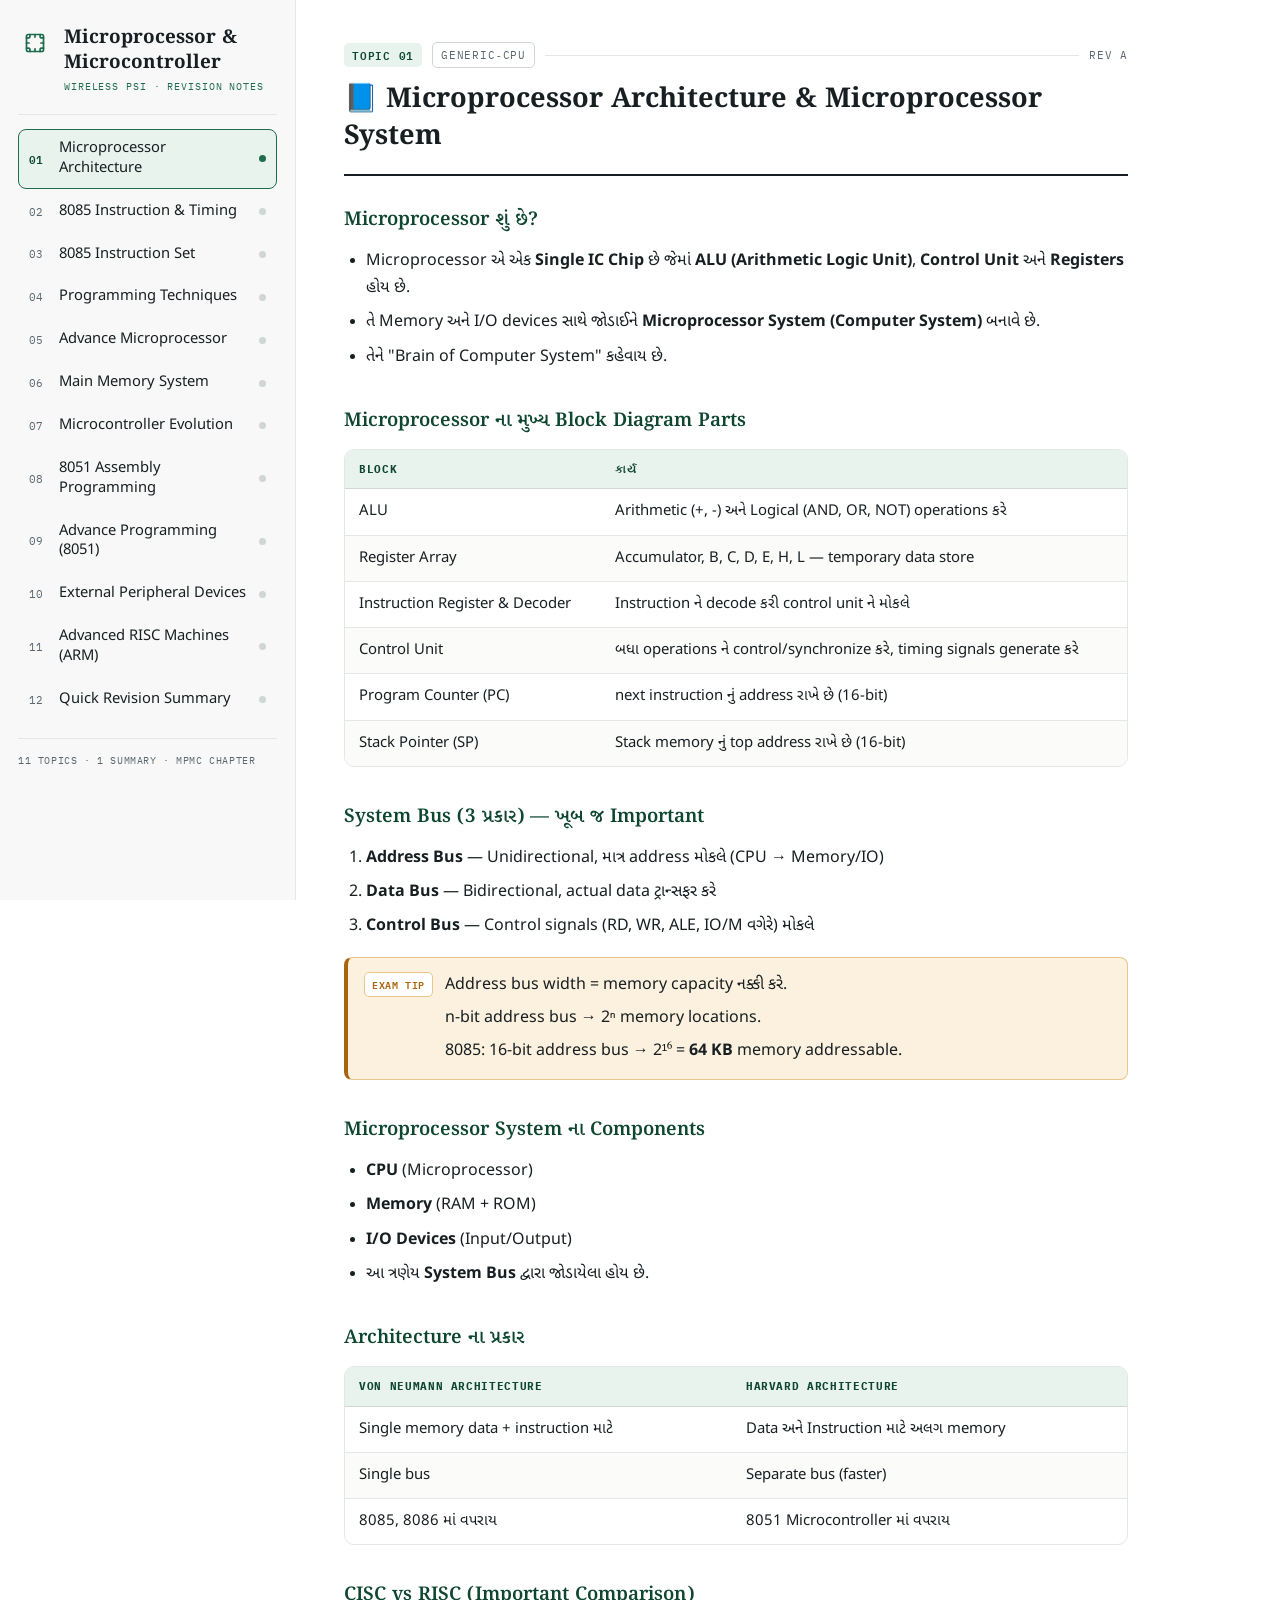
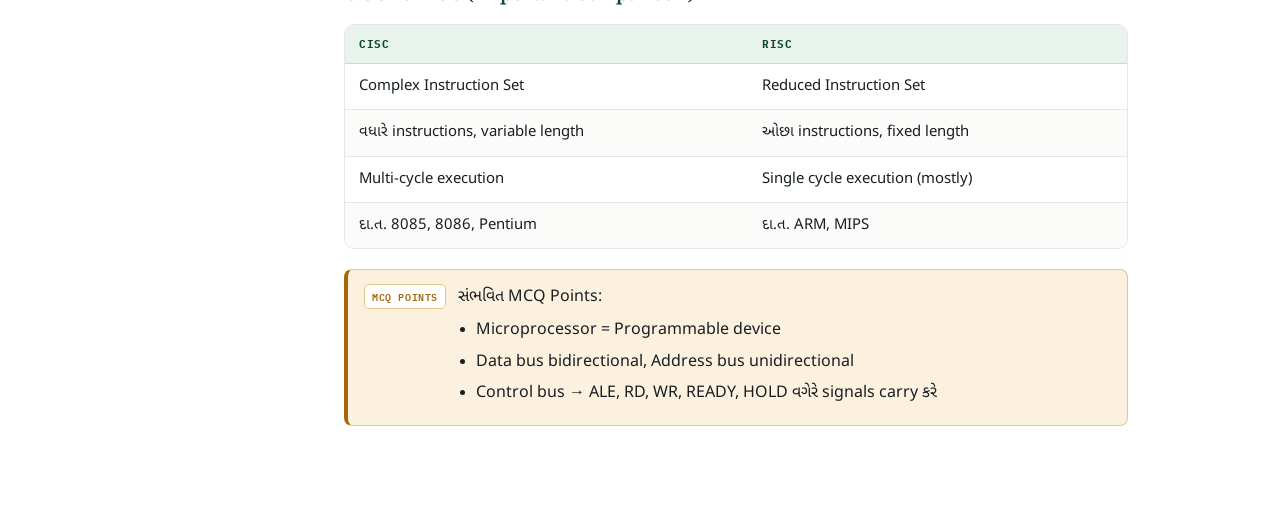
<file: wireless psi study Resources/ch -6/chapter6-theory2.html>
<!DOCTYPE html>
<html lang="gu">
<head>
<meta charset="UTF-8">
<meta name="viewport" content="width=device-width, initial-scale=1.0">
<title>MPMC રિવિઝન — Wireless PSI Exam</title>
<link rel="preconnect" href="https://fonts.googleapis.com">
<link rel="preconnect" href="https://fonts.gstatic.com" crossorigin>
<link href="https://fonts.googleapis.com/css2?family=Noto+Serif+Gujarati:wght@500;600;700&family=Noto+Sans+Gujarati:wght@400;500;600;700&family=IBM+Plex+Mono:wght@400;500;600&display=swap" rel="stylesheet">
<style>
  :root{
    --paper:#ffffff;
    --paper-2:#f7f8f7;
    --ink:#181f22;
    --muted:#5b6770;
    --line:#e3e7e6;
    --line-strong:#cfd6d4;
    --circuit:#1f6b4d;
    --circuit-dim:#e8f3ee;
    --circuit-deep:#0e4630;
    --amber:#a8650e;
    --amber-bg:#fbf1de;
    --amber-line:#e7c789;
    --radius:10px;
    --mono:'IBM Plex Mono', ui-monospace, monospace;
    --guj-body:'Noto Sans Gujarati','Noto Sans',sans-serif;
    --guj-head:'Noto Serif Gujarati','Noto Sans Gujarati',serif;
  }

  *{box-sizing:border-box;}
  html,body{margin:0;padding:0;}
  body{
    background:var(--paper);
    color:var(--ink);
    font-family:var(--guj-body);
    -webkit-font-smoothing:antialiased;
    line-height:1.7;
  }

  a{color:var(--circuit);}

  /* ---------- Layout shell ---------- */
  .shell{
    display:grid;
    grid-template-columns: 296px 1fr;
    min-height:100vh;
  }

  /* ---------- Top bar (mobile only) ---------- */
  .topbar{
    display:none;
    align-items:center;
    gap:12px;
    padding:14px 16px;
    border-bottom:1px solid var(--line);
    background:var(--paper);
    position:sticky;
    top:0;
    z-index:30;
  }
  .topbar .chip-mark{flex:0 0 auto;}
  .topbar-title{font-family:var(--guj-head);font-weight:700;font-size:1.05rem;}
  .topbar-sub{font-family:var(--mono);font-size:0.62rem;letter-spacing:.08em;color:var(--muted);text-transform:uppercase;}
  .menu-btn{
    margin-left:auto;
    width:38px;height:38px;
    border:1px solid var(--line-strong);
    background:var(--paper);
    border-radius:8px;
    display:flex;align-items:center;justify-content:center;
    cursor:pointer;
  }
  .menu-btn span{display:block;width:16px;height:2px;background:var(--ink);position:relative;}
  .menu-btn span::before,.menu-btn span::after{content:"";position:absolute;left:0;width:16px;height:2px;background:var(--ink);}
  .menu-btn span::before{top:-5px;}
  .menu-btn span::after{top:5px;}

  /* ---------- Sidebar ---------- */
  .sidebar{
    background:var(--paper-2);
    border-right:1px solid var(--line);
    padding:26px 18px 18px;
    position:sticky;
    top:0;
    height:100vh;
    overflow-y:auto;
  }
  .brand{
    display:flex;
    align-items:flex-start;
    gap:12px;
    padding-bottom:18px;
    margin-bottom:14px;
    border-bottom:1px solid var(--line);
  }
  .brand-text h1{
    font-family:var(--guj-head);
    font-size:1.18rem;
    font-weight:700;
    margin:0 0 4px;
    line-height:1.3;
  }
  .brand-text p{
    font-family:var(--mono);
    font-size:0.62rem;
    letter-spacing:.09em;
    text-transform:uppercase;
    color:var(--circuit);
    margin:0;
  }

  .pinlist{
    list-style:none;
    margin:0;
    padding:0;
    display:flex;
    flex-direction:column;
    gap:3px;
  }
  .pin{
    width:100%;
    display:flex;
    align-items:center;
    gap:10px;
    background:transparent;
    border:1px solid transparent;
    border-radius:8px;
    padding:9px 10px;
    cursor:pointer;
    text-align:left;
    font-family:var(--guj-body);
    color:var(--ink);
    font-size:0.92rem;
    transition:background .15s ease, border-color .15s ease;
  }
  .pin:hover{background:var(--circuit-dim);}
  .pin:focus-visible{outline:2px solid var(--circuit);outline-offset:1px;}
  .pin.active{
    background:var(--circuit-dim);
    border-color:var(--circuit);
  }
  .pin-num{
    font-family:var(--mono);
    font-size:0.7rem;
    color:var(--muted);
    width:20px;
    flex:0 0 auto;
  }
  .pin.active .pin-num{color:var(--circuit-deep);font-weight:600;}
  .pin-label{flex:1 1 auto;line-height:1.35;}
  .pin-dot{
    width:7px;height:7px;border-radius:50%;
    background:var(--line-strong);
    flex:0 0 auto;
  }
  .pin.active .pin-dot{background:var(--circuit);box-shadow:0 0 0 3px var(--circuit-dim);}

  .sidebar-foot{
    margin-top:18px;
    padding-top:14px;
    border-top:1px solid var(--line);
    font-family:var(--mono);
    font-size:0.62rem;
    letter-spacing:.06em;
    color:var(--muted);
    text-transform:uppercase;
  }

  /* ---------- Main ---------- */
  main{
    padding:42px 48px 80px;
    max-width:880px;
  }
  .panel{display:none;}
  .panel.active{display:block;animation:fadein .25s ease;}
  @media (prefers-reduced-motion: reduce){
    .panel.active{animation:none;}
  }
  @keyframes fadein{from{opacity:0;transform:translateY(4px);}to{opacity:1;transform:none;}}

  .ds-strip{
    display:flex;
    align-items:center;
    gap:10px;
    font-family:var(--mono);
    font-size:0.68rem;
    letter-spacing:.07em;
    text-transform:uppercase;
    color:var(--muted);
    margin-bottom:14px;
  }
  .ds-strip .ds-tag{
    color:var(--circuit-deep);
    font-weight:600;
    background:var(--circuit-dim);
    padding:3px 8px;
    border-radius:5px;
  }
  .ds-strip .ds-part{
    border:1px solid var(--line-strong);
    padding:3px 8px;
    border-radius:5px;
  }
  .ds-strip .ds-rule{flex:1 1 auto;height:1px;background:var(--line);}

  .panel-head h2{
    font-family:var(--guj-head);
    font-size:1.7rem;
    font-weight:700;
    margin:0 0 28px;
    line-height:1.35;
    padding-bottom:18px;
    border-bottom:2px solid var(--ink);
  }

  .panel-body h3{
    font-family:var(--guj-head);
    font-size:1.18rem;
    font-weight:600;
    margin:34px 0 12px;
    color:var(--circuit-deep);
  }
  .panel-body h3:first-child{margin-top:0;}

  .panel-body p{margin:0 0 14px;}
  .panel-body ul, .panel-body ol{margin:0 0 16px;padding-left:22px;}
  .panel-body li{margin-bottom:7px;}
  .panel-body ul ul, .panel-body ol ul{margin-top:6px;margin-bottom:0;}
  strong{font-weight:700;color:var(--ink);}

  .table-wrap{
    overflow-x:auto;
    margin:0 0 20px;
    border:1px solid var(--line);
    border-radius:var(--radius);
  }
  table{
    width:100%;
    border-collapse:collapse;
    font-size:0.93rem;
    min-width:420px;
  }
  thead th{
    font-family:var(--mono);
    font-size:0.68rem;
    letter-spacing:.06em;
    text-transform:uppercase;
    text-align:left;
    background:var(--circuit-dim);
    color:var(--circuit-deep);
    padding:10px 14px;
    border-bottom:1px solid var(--line-strong);
    white-space:nowrap;
  }
  tbody td{
    padding:10px 14px;
    border-bottom:1px solid var(--line);
    vertical-align:top;
  }
  tbody tr:last-child td{border-bottom:none;}
  tbody tr:nth-child(even){background:#fbfbfa;}

  .tip{
    display:flex;
    gap:12px;
    background:var(--amber-bg);
    border:1px solid var(--amber-line);
    border-left:4px solid var(--amber);
    border-radius:8px;
    padding:14px 16px;
    margin:8px 0 22px;
  }
  .tip .tip-pin{
    flex:0 0 auto;
    font-family:var(--mono);
    font-size:0.62rem;
    font-weight:600;
    letter-spacing:.06em;
    text-transform:uppercase;
    color:var(--amber);
    background:var(--paper);
    border:1px solid var(--amber-line);
    border-radius:5px;
    padding:3px 7px;
    height:fit-content;
    white-space:nowrap;
  }
  .tip-content p{margin:0 0 6px;}
  .tip-content p:last-child{margin-bottom:0;}
  .tip-content ul{margin:6px 0 0;padding-left:18px;}
  .tip-content li{margin-bottom:4px;}

  pre.diagram{
    font-family:var(--mono);
    font-size:0.86rem;
    background:var(--paper-2);
    border:1px solid var(--line);
    border-radius:8px;
    padding:18px 22px;
    overflow-x:auto;
    line-height:1.85;
    margin:0 0 20px;
    color:var(--circuit-deep);
  }

  .closing-line{
    margin-top:40px;
    padding-top:18px;
    border-top:1px dashed var(--line-strong);
    font-family:var(--mono);
    font-size:0.76rem;
    color:var(--muted);
    text-align:center;
  }

  /* ---------- Chip mark (svg) ---------- */
  .chip-mark svg{display:block;}

  /* ---------- Mobile ---------- */
  @media (max-width: 880px){
    .shell{grid-template-columns:1fr;}
    .topbar{display:flex;}
    .sidebar{
      position:fixed;
      left:0;top:0;bottom:0;
      width:280px;
      height:100vh;
      transform:translateX(-100%);
      transition:transform .22s ease;
      z-index:40;
      box-shadow:0 0 0 rgba(0,0,0,0);
    }
    body.sidebar-open .sidebar{
      transform:translateX(0);
      box-shadow:8px 0 24px rgba(0,0,0,.12);
    }
    body.sidebar-open::after{
      content:"";
      position:fixed;inset:0;
      background:rgba(10,15,13,.32);
      z-index:35;
    }
    main{padding:28px 20px 60px;}
    .panel-head h2{font-size:1.35rem;}
  }
</style>
</head>
<body>

<div class="topbar">
  <span class="chip-mark">
    <svg width="26" height="26" viewBox="0 0 40 40" fill="none">
      <rect x="10" y="10" width="20" height="20" rx="2" stroke="#1f6b4d" stroke-width="2"/>
      <path d="M14 10V13M20 10V13M26 10V13M14 27V30M20 27V30M26 27V30M10 14H13M10 20H13M10 26H13M27 14H30M27 20H30M27 26H30" stroke="#1f6b4d" stroke-width="2" stroke-linecap="round"/>
    </svg>
  </span>
  <div>
    <div class="topbar-title">MPMC રિવિઝન</div>
    <div class="topbar-sub">Wireless PSI · Datasheet Edition</div>
  </div>
  <button class="menu-btn" id="menuBtn" aria-label="Topic menu ખોલો"><span></span></button>
</div>

<div class="shell">

  <nav class="sidebar" id="sidebar" aria-label="Topic selector">
    <div class="brand">
      <span class="chip-mark">
        <svg width="34" height="34" viewBox="0 0 40 40" fill="none">
          <rect x="10" y="10" width="20" height="20" rx="2" stroke="#1f6b4d" stroke-width="2"/>
          <path d="M14 10V13M20 10V13M26 10V13M14 27V30M20 27V30M26 27V30M10 14H13M10 20H13M10 26H13M27 14H30M27 20H30M27 26H30" stroke="#1f6b4d" stroke-width="2" stroke-linecap="round"/>
        </svg>
      </span>
      <div class="brand-text">
        <h1>Microprocessor &amp; Microcontroller</h1>
        <p>Wireless PSI · Revision Notes</p>
      </div>
    </div>

    <ol class="pinlist" id="pinlist">
      <li><button class="pin active" data-target="panel-1"><span class="pin-num">01</span><span class="pin-label">Microprocessor Architecture</span><span class="pin-dot"></span></button></li>
      <li><button class="pin" data-target="panel-2"><span class="pin-num">02</span><span class="pin-label">8085 Instruction &amp; Timing</span><span class="pin-dot"></span></button></li>
      <li><button class="pin" data-target="panel-3"><span class="pin-num">03</span><span class="pin-label">8085 Instruction Set</span><span class="pin-dot"></span></button></li>
      <li><button class="pin" data-target="panel-4"><span class="pin-num">04</span><span class="pin-label">Programming Techniques</span><span class="pin-dot"></span></button></li>
      <li><button class="pin" data-target="panel-5"><span class="pin-num">05</span><span class="pin-label">Advance Microprocessor</span><span class="pin-dot"></span></button></li>
      <li><button class="pin" data-target="panel-6"><span class="pin-num">06</span><span class="pin-label">Main Memory System</span><span class="pin-dot"></span></button></li>
      <li><button class="pin" data-target="panel-7"><span class="pin-num">07</span><span class="pin-label">Microcontroller Evolution</span><span class="pin-dot"></span></button></li>
      <li><button class="pin" data-target="panel-8"><span class="pin-num">08</span><span class="pin-label">8051 Assembly Programming</span><span class="pin-dot"></span></button></li>
      <li><button class="pin" data-target="panel-9"><span class="pin-num">09</span><span class="pin-label">Advance Programming (8051)</span><span class="pin-dot"></span></button></li>
      <li><button class="pin" data-target="panel-10"><span class="pin-num">10</span><span class="pin-label">External Peripheral Devices</span><span class="pin-dot"></span></button></li>
      <li><button class="pin" data-target="panel-11"><span class="pin-num">11</span><span class="pin-label">Advanced RISC Machines (ARM)</span><span class="pin-dot"></span></button></li>
      <li><button class="pin" data-target="panel-12"><span class="pin-num">12</span><span class="pin-label">Quick Revision Summary</span><span class="pin-dot"></span></button></li>
    </ol>

    <div class="sidebar-foot">11 Topics · 1 Summary · MPMC Chapter</div>
  </nav>

  <main id="mainContent">

    <!-- ============ TOPIC 1 ============ -->
    <section class="panel active" id="panel-1">
      <div class="ds-strip"><span class="ds-tag">Topic 01</span><span class="ds-part">GENERIC&#8209;CPU</span><span class="ds-rule"></span><span>Rev&nbsp;A</span></div>
      <header class="panel-head"><h2>📘 Microprocessor Architecture &amp; Microprocessor System</h2></header>
      <div class="panel-body">

        <h3>Microprocessor શું છે?</h3>
        <ul>
          <li>Microprocessor એ એક <strong>Single IC Chip</strong> છે જેમાં <strong>ALU (Arithmetic Logic Unit)</strong>, <strong>Control Unit</strong> અને <strong>Registers</strong> હોય છે.</li>
          <li>તે Memory અને I/O devices સાથે જોડાઈને <strong>Microprocessor System (Computer System)</strong> બનાવે છે.</li>
          <li>તેને "Brain of Computer System" કહેવાય છે.</li>
        </ul>

        <h3>Microprocessor ના મુખ્ય Block Diagram Parts</h3>
        <div class="table-wrap"><table>
          <thead><tr><th>Block</th><th>કાર્ય</th></tr></thead>
          <tbody>
            <tr><td>ALU</td><td>Arithmetic (+, −) અને Logical (AND, OR, NOT) operations કરે</td></tr>
            <tr><td>Register Array</td><td>Accumulator, B, C, D, E, H, L — temporary data store</td></tr>
            <tr><td>Instruction Register &amp; Decoder</td><td>Instruction ને decode કરી control unit ને મોકલે</td></tr>
            <tr><td>Control Unit</td><td>બધા operations ને control/synchronize કરે, timing signals generate કરે</td></tr>
            <tr><td>Program Counter (PC)</td><td>next instruction નું address રાખે છે (16-bit)</td></tr>
            <tr><td>Stack Pointer (SP)</td><td>Stack memory નું top address રાખે છે (16-bit)</td></tr>
          </tbody>
        </table></div>

        <h3>System Bus (3 પ્રકાર) — ખૂબ જ Important</h3>
        <ol>
          <li><strong>Address Bus</strong> — Unidirectional, માત્ર address મોકલે (CPU → Memory/IO)</li>
          <li><strong>Data Bus</strong> — Bidirectional, actual data ટ્રાન્સફર કરે</li>
          <li><strong>Control Bus</strong> — Control signals (RD, WR, ALE, IO/M વગેરે) મોકલે</li>
        </ol>

        <div class="tip"><span class="tip-pin">Exam Tip</span><div class="tip-content">
          <p>Address bus width = memory capacity નક્કી કરે.</p>
          <p>n-bit address bus → 2ⁿ memory locations.</p>
          <p>8085: 16-bit address bus → 2¹⁶ = <strong>64 KB</strong> memory addressable.</p>
        </div></div>

        <h3>Microprocessor System ના Components</h3>
        <ul>
          <li><strong>CPU</strong> (Microprocessor)</li>
          <li><strong>Memory</strong> (RAM + ROM)</li>
          <li><strong>I/O Devices</strong> (Input/Output)</li>
          <li>આ ત્રણેય <strong>System Bus</strong> દ્વારા જોડાયેલા હોય છે.</li>
        </ul>

        <h3>Architecture ના પ્રકાર</h3>
        <div class="table-wrap"><table>
          <thead><tr><th>Von Neumann Architecture</th><th>Harvard Architecture</th></tr></thead>
          <tbody>
            <tr><td>Single memory data + instruction માટે</td><td>Data અને Instruction માટે અલગ memory</td></tr>
            <tr><td>Single bus</td><td>Separate bus (faster)</td></tr>
            <tr><td>8085, 8086 માં વપરાય</td><td>8051 Microcontroller માં વપરાય</td></tr>
          </tbody>
        </table></div>

        <h3>CISC vs RISC (Important Comparison)</h3>
        <div class="table-wrap"><table>
          <thead><tr><th>CISC</th><th>RISC</th></tr></thead>
          <tbody>
            <tr><td>Complex Instruction Set</td><td>Reduced Instruction Set</td></tr>
            <tr><td>વધારે instructions, variable length</td><td>ઓછા instructions, fixed length</td></tr>
            <tr><td>Multi-cycle execution</td><td>Single cycle execution (mostly)</td></tr>
            <tr><td>દા.ત. 8085, 8086, Pentium</td><td>દા.ત. ARM, MIPS</td></tr>
          </tbody>
        </table></div>

        <div class="tip"><span class="tip-pin">MCQ Points</span><div class="tip-content">
          <p>સંભવિત MCQ Points:</p>
          <ul>
            <li>Microprocessor = Programmable device</li>
            <li>Data bus bidirectional, Address bus unidirectional</li>
            <li>Control bus → ALE, RD, WR, READY, HOLD વગેરે signals carry કરે</li>
          </ul>
        </div></div>

      </div>
    </section>

    <!-- ============ TOPIC 2 ============ -->
    <section class="panel" id="panel-2">
      <div class="ds-strip"><span class="ds-tag">Topic 02</span><span class="ds-part">i8085</span><span class="ds-rule"></span><span>Rev&nbsp;A</span></div>
      <header class="panel-head"><h2>📘 8085 Instruction and Timing</h2></header>
      <div class="panel-body">

        <h3>8085 Microprocessor — Basic Facts (Highly Important)</h3>
        <ul>
          <li>8085 એ <strong>Intel</strong> કંપનીનો <strong>8-bit</strong> microprocessor છે.</li>
          <li><strong>40-pin DIP</strong> package</li>
          <li><strong>16-bit Address Bus</strong> → 64 KB memory</li>
          <li><strong>8-bit Data Bus</strong></li>
          <li>Clock Speed: <strong>3 MHz</strong> (8085A), 5 MHz, 6 MHz versions પણ</li>
          <li>Single <strong>+5V</strong> power supply</li>
          <li>Internal architecture: <strong>Von Neumann</strong></li>
        </ul>

        <h3>Instruction Cycle, Machine Cycle, T-State (બહુ Important Concept)</h3>
        <ul>
          <li><strong>Instruction Cycle</strong> = એક instruction ને fetch + execute કરવાનો સંપૂર્ણ સમય</li>
          <li><strong>Machine Cycle</strong> = CPU અને Memory/IO વચ્ચે એક data transfer operation નો સમય</li>
          <li><strong>T-State (Clock Period)</strong> = સૌથી નાનું time unit, એક clock pulse નો સમય</li>
          <li>1 Instruction Cycle = 1 અથવા વધુ Machine Cycles</li>
          <li>1 Machine Cycle = 3 થી 6 T-States</li>
        </ul>

        <h3>Machine Cycle ના પ્રકાર (8 પ્રકાર) — Exam માં વારંવાર પુછાય</h3>
        <div class="table-wrap"><table>
          <thead><tr><th>Machine Cycle</th><th>T-States</th><th>Control Signal</th></tr></thead>
          <tbody>
            <tr><td>Opcode Fetch</td><td>4T</td><td>ALE, RD</td></tr>
            <tr><td>Memory Read</td><td>3T</td><td>ALE, RD</td></tr>
            <tr><td>Memory Write</td><td>3T</td><td>ALE, WR</td></tr>
            <tr><td>I/O Read</td><td>3T</td><td>ALE, IO/M=1, RD</td></tr>
            <tr><td>I/O Write</td><td>3T</td><td>ALE, IO/M=1, WR</td></tr>
            <tr><td>Interrupt Acknowledge</td><td>12T (RST) / વધુ</td><td>INTA</td></tr>
            <tr><td>Bus Idle</td><td>2T/3T</td><td>—</td></tr>
            <tr><td>Halt</td><td>—</td><td>HLT instruction</td></tr>
          </tbody>
        </table></div>

        <h3>Important Control &amp; Timing Signals</h3>
        <ul>
          <li><strong>ALE (Address Latch Enable)</strong> – T1 state માં high, lower address byte ને latch કરવા</li>
          <li><strong>RD (Read), WR (Write)</strong> – active LOW signals</li>
          <li><strong>IO/M</strong> – High = I/O operation, Low = Memory operation</li>
          <li><strong>S0, S1 (Status signals)</strong> – ચાલુ machine cycle નો પ્રકાર દર્શાવે</li>
        </ul>

        <div class="table-wrap"><table>
          <thead><tr><th>S1</th><th>S0</th><th>Operation</th></tr></thead>
          <tbody>
            <tr><td>0</td><td>0</td><td>Halt</td></tr>
            <tr><td>0</td><td>1</td><td>Memory Write</td></tr>
            <tr><td>1</td><td>0</td><td>Memory Read</td></tr>
            <tr><td>1</td><td>1</td><td>Opcode Fetch</td></tr>
          </tbody>
        </table></div>

        <ul>
          <li><strong>READY</strong> – Memory/IO device ready છે કે નહિ તે દર્શાવે (wait states માટે)</li>
          <li><strong>HOLD / HLDA</strong> – Bus ને બીજા device ને આપવા માટે (DMA જેવા)</li>
          <li><strong>RESET IN / RESET OUT</strong></li>
          <li><strong>TRAP, RST7.5, RST6.5, RST5.5, INTR</strong> – Interrupt pins</li>
        </ul>

        <h3>Interrupts of 8085 — ખૂબ Important</h3>
        <div class="table-wrap"><table>
          <thead><tr><th>Interrupt</th><th>Type</th><th>Vector Address</th><th>Priority</th></tr></thead>
          <tbody>
            <tr><td>TRAP</td><td>Non-maskable</td><td>0024H</td><td>Highest</td></tr>
            <tr><td>RST 7.5</td><td>Maskable</td><td>003CH</td><td>2nd</td></tr>
            <tr><td>RST 6.5</td><td>Maskable</td><td>0034H</td><td>3rd</td></tr>
            <tr><td>RST 5.5</td><td>Maskable</td><td>002CH</td><td>4th</td></tr>
            <tr><td>INTR</td><td>Maskable</td><td>(External via INTA)</td><td>Lowest</td></tr>
          </tbody>
        </table></div>

        <div class="tip"><span class="tip-pin">Exam Tip</span><div class="tip-content">
          <p>TRAP is <strong>edge &amp; level triggered both</strong>, non-maskable, used for power failure detection.</p>
        </div></div>

      </div>
    </section>

    <!-- ============ TOPIC 3 ============ -->
    <section class="panel" id="panel-3">
      <div class="ds-strip"><span class="ds-tag">Topic 03</span><span class="ds-part">i8085</span><span class="ds-rule"></span><span>Rev&nbsp;A</span></div>
      <header class="panel-head"><h2>📘 8085 Instruction Set</h2></header>
      <div class="panel-body">

        <h3>Instruction Format</h3>
        <ul>
          <li><strong>Opcode</strong> (Operation Code) + <strong>Operand</strong> (Data/Address)</li>
          <li>Instruction Length: 1 byte, 2 byte અથવા 3 byte</li>
        </ul>

        <h3>Addressing Modes (5 પ્રકાર) — Repeated Exam Question</h3>
        <div class="table-wrap"><table>
          <thead><tr><th>Mode</th><th>ઉદાહરણ</th><th>વર્ણન</th></tr></thead>
          <tbody>
            <tr><td>Immediate</td><td>MVI A, 05H</td><td>Data સીધું instruction માં</td></tr>
            <tr><td>Register</td><td>MOV A, B</td><td>Register થી Register</td></tr>
            <tr><td>Direct</td><td>LDA 2000H</td><td>Direct memory address</td></tr>
            <tr><td>Indirect (Register Indirect)</td><td>MOV A, M</td><td>HL pair address use કરે</td></tr>
            <tr><td>Implicit/Implied</td><td>CMA, RLC</td><td>Operand fixed (Accumulator)</td></tr>
          </tbody>
        </table></div>

        <h3>Instruction Classification (5 Groups) — Very Important</h3>
        <ol>
          <li><strong>Data Transfer Instructions:</strong> MOV, MVI, LDA, STA, LXI, LHLD, SHLD, LDAX, STAX, XCHG</li>
          <li><strong>Arithmetic Instructions:</strong> ADD, ADC, SUB, SBB, INR, DCR, INX, DCX, DAD, DAA</li>
          <li><strong>Logical Instructions:</strong> ANA, ORA, XRA, CMA, CMP, RLC, RRC, RAL, RAR</li>
          <li><strong>Branching Instructions:</strong> JMP, JNZ, JZ, JC, JNC, CALL, RET, RST, PCHL</li>
          <li><strong>Machine Control Instructions:</strong> HLT, NOP, RIM, SIM, EI, DI</li>
        </ol>

        <h3>Flags Register (5 Flags) — MCQ માટે ખૂબ Important</h3>
        <div class="table-wrap"><table>
          <thead><tr><th>Flag</th><th>નામ</th><th>Position</th></tr></thead>
          <tbody>
            <tr><td>S</td><td>Sign</td><td>D7</td></tr>
            <tr><td>Z</td><td>Zero</td><td>D6</td></tr>
            <tr><td>AC</td><td>Auxiliary Carry</td><td>D4</td></tr>
            <tr><td>P</td><td>Parity</td><td>D2</td></tr>
            <tr><td>CY</td><td>Carry</td><td>D0</td></tr>
          </tbody>
        </table></div>

        <div class="tip"><span class="tip-pin">Exam Tip</span><div class="tip-content">
          <p>8085 Flag Register માં <strong>5 flags + 3 unused bits = 8 bits</strong></p>
        </div></div>

        <h3>Important Numerical Facts</h3>
        <ul>
          <li>8085 Instruction Set માં કુલ <strong>246 Opcodes</strong> (74 basic instructions)</li>
          <li>Register pairs: BC, DE, HL (16-bit)</li>
          <li>Accumulator (A) = 8-bit, બધી Arithmetic/Logic operation માટે વપરાય</li>
        </ul>

        <div class="tip"><span class="tip-pin">Common Confusions</span><div class="tip-content">
          <ul>
            <li>DAD = 16-bit addition (register pair), ADD = 8-bit addition</li>
            <li>CALL/RET vs JMP — CALL stack પર return address save કરે, JMP નહીં</li>
            <li>RST n = Software interrupt instruction (8 types: RST 0 to RST 7)</li>
          </ul>
        </div></div>

      </div>
    </section>

    <!-- ============ TOPIC 4 ============ -->
    <section class="panel" id="panel-4">
      <div class="ds-strip"><span class="ds-tag">Topic 04</span><span class="ds-part">i8085&#8209;ASM</span><span class="ds-rule"></span><span>Rev&nbsp;A</span></div>
      <header class="panel-head"><h2>📘 Programming Techniques (8085)</h2></header>
      <div class="panel-body">

        <h3>મુખ્ય Programming Concepts</h3>
        <ul>
          <li><strong>Looping</strong> – Counter use કરી repeat operations (DCR/INR + JNZ)</li>
          <li><strong>Counting &amp; Time Delay</strong> – Register માં count load કરી loop દ્વારા delay generate</li>
          <li><strong>Stack</strong> – LIFO (Last In First Out) memory, SP register દ્વારા control
            <ul>
              <li>PUSH – Stack માં data store (SP decrement)</li>
              <li>POP – Stack માંથી data retrieve (SP increment)</li>
            </ul>
          </li>
          <li><strong>Subroutine</strong> – CALL વડે subroutine માં જાય, RET વડે પાછું મુખ્ય program માં આવે</li>
          <li><strong>Look-up Table</strong> – Code conversion માટે (દા.ત. 7-segment display code)</li>
        </ul>

        <h3>Time Delay Calculation (Important Numerical Type Question)</h3>
        <ul>
          <li>Time Delay = (T-states per loop) × (T-state period) × (Loop count)</li>
          <li>T-state period = 1/Clock Frequency</li>
        </ul>

        <h3>Code Conversion Programs (Common Programs)</h3>
        <ul>
          <li>BCD to Binary, Binary to BCD</li>
          <li>ASCII to BCD conversion</li>
          <li>Block data transfer (memory to memory)</li>
          <li>Sorting (Ascending/Descending) program logic</li>
          <li>Largest/Smallest number find કરવાનો program</li>
        </ul>

        <div class="tip"><span class="tip-pin">Exam Tip</span><div class="tip-content">
          <p>Multi-byte addition/subtraction માટે Carry flag નો ઉપયોગ થાય (ADC/SBB instructions).</p>
        </div></div>

      </div>
    </section>

    <!-- ============ TOPIC 5 ============ -->
    <section class="panel" id="panel-5">
      <div class="ds-strip"><span class="ds-tag">Topic 05</span><span class="ds-part">i8086</span><span class="ds-rule"></span><span>Rev&nbsp;A</span></div>
      <header class="panel-head"><h2>📘 Advance Microprocessor</h2></header>
      <div class="panel-body">

        <h3>8086 Microprocessor — Important Upgrade from 8085</h3>
        <ul>
          <li><strong>16-bit</strong> Microprocessor (Intel)</li>
          <li><strong>20-bit Address Bus</strong> → 1 MB memory addressable</li>
          <li>Internally divided in <strong>2 Units:</strong>
            <ul>
              <li><strong>BIU (Bus Interface Unit)</strong> – Instruction fetch, address calculation, bus control</li>
              <li><strong>EU (Execution Unit)</strong> – Instruction decode &amp; execute</li>
            </ul>
          </li>
          <li><strong>Pipelining</strong> Concept (Fetch and Execute simultaneously) – Speed વધારે</li>
          <li>Segment Registers: CS, DS, SS, ES (16-bit each)</li>
          <li>General Registers: AX, BX, CX, DX (16-bit, 8-bit access પણ શક્ય – AH/AL વગેરે)</li>
        </ul>

        <h3>Microprocessor Evolution Timeline — Important for MCQ</h3>
        <div class="table-wrap"><table>
          <thead><tr><th>Processor</th><th>Bit</th><th>Year</th><th>વિશેષતા</th></tr></thead>
          <tbody>
            <tr><td>8085</td><td>8-bit</td><td>1976</td><td>Basic processor</td></tr>
            <tr><td>8086</td><td>16-bit</td><td>1978</td><td>Segmented memory, Pipelining</td></tr>
            <tr><td>80286</td><td>16-bit</td><td>1982</td><td>Protected mode</td></tr>
            <tr><td>80386</td><td>32-bit</td><td>1985</td><td>Multitasking, Virtual memory</td></tr>
            <tr><td>80486</td><td>32-bit</td><td>1989</td><td>Built-in cache, FPU</td></tr>
            <tr><td>Pentium</td><td>32-bit</td><td>1993</td><td>Superscalar, Dual pipeline</td></tr>
            <tr><td>Pentium Pro/II/III/IV</td><td>32-bit</td><td>—</td><td>Higher clock speed, MMX</td></tr>
            <tr><td>Core 2 Duo/i3/i5/i7</td><td>64-bit</td><td>—</td><td>Multi-core architecture</td></tr>
          </tbody>
        </table></div>

        <div class="tip"><span class="tip-pin">Exam Tip</span><div class="tip-content">
          <p><strong>Multi-core, Hyper-threading, Superscalar architecture</strong> — Advance Microprocessor concepts.</p>
        </div></div>

      </div>
    </section>

    <!-- ============ TOPIC 6 ============ -->
    <section class="panel" id="panel-6">
      <div class="ds-strip"><span class="ds-tag">Topic 06</span><span class="ds-part">MEM&#8209;SYS</span><span class="ds-rule"></span><span>Rev&nbsp;A</span></div>
      <header class="panel-head"><h2>📘 Main Memory System</h2></header>
      <div class="panel-body">

        <h3>Memory ના પ્રકાર (Classification) — Very Important Diagram-Based Topic</h3>
        <p><strong>1. RAM (Random Access Memory) — Volatile</strong></p>
        <div class="table-wrap"><table>
          <thead><tr><th>SRAM</th><th>DRAM</th></tr></thead>
          <tbody>
            <tr><td>Static, Flip-flop based</td><td>Dynamic, Capacitor based</td></tr>
            <tr><td>Refresh ની જરૂર નથી</td><td>Refresh ની જરૂર (periodically)</td></tr>
            <tr><td>Fast, Costly</td><td>Slow, Cheap</td></tr>
            <tr><td>Cache memory માં વપરાય</td><td>Main memory માં વપરાય</td></tr>
          </tbody>
        </table></div>

        <p><strong>2. ROM (Read Only Memory) — Non-Volatile</strong></p>
        <div class="table-wrap"><table>
          <thead><tr><th>પ્રકાર</th><th>વર્ણન</th></tr></thead>
          <tbody>
            <tr><td>MROM (Mask ROM)</td><td>Manufacturing time programmed, ફેરફાર શક્ય નથી</td></tr>
            <tr><td>PROM</td><td>એક વખત user દ્વારા program કરી શકાય</td></tr>
            <tr><td>EPROM</td><td>UV Light દ્વારા Erase કરી શકાય, ફરી program શકાય</td></tr>
            <tr><td>EEPROM</td><td>Electrically Erasable, byte-by-byte erase</td></tr>
            <tr><td>Flash Memory</td><td>Block-wise erase, ઝડપી, Pen drive/SSD માં વપરાય</td></tr>
          </tbody>
        </table></div>

        <h3>Memory Hierarchy (Important Diagram)</h3>
<pre class="diagram">Registers (Fastest, Costly, Least Capacity)
   ↓
Cache Memory
   ↓
Main Memory (RAM)
   ↓
Secondary Storage (HDD/SSD) (Slowest, Cheap, Highest Capacity)</pre>

        <h3>Cache Memory</h3>
        <ul>
          <li>CPU અને Main Memory વચ્ચે speed gap ઘટાડવા વપરાય</li>
          <li>Levels: L1 (CPU સાથે), L2, L3</li>
          <li>Locality of Reference Principle પર કાર્ય કરે</li>
        </ul>

        <h3>Virtual Memory</h3>
        <ul>
          <li>Secondary storage ને RAM જેવો ઉપયોગ — જ્યારે RAM ઓછી હોય</li>
          <li>Paging/Segmentation technique વપરાય</li>
        </ul>

        <h3>Memory Interfacing &amp; Address Decoding</h3>
        <ul>
          <li>Memory Map – કયા address range પર કયું memory chip mapped છે</li>
          <li>Address Decoding Techniques: <strong>Linear Decoding</strong>, <strong>Decoder-based (74138 IC)</strong></li>
        </ul>

        <div class="tip"><span class="tip-pin">Numerical Tip</span><div class="tip-content">
          <p>Memory chip size = (Number of address lines) → 2ⁿ locations × data bus width.</p>
        </div></div>

      </div>
    </section>

    <!-- ============ TOPIC 7 ============ -->
    <section class="panel" id="panel-7">
      <div class="ds-strip"><span class="ds-tag">Topic 07</span><span class="ds-part">MCS&#8209;51</span><span class="ds-rule"></span><span>Rev&nbsp;A</span></div>
      <header class="panel-head"><h2>📘 Evolution of Microcontrollers &amp; Introduction to Microcontrollers</h2></header>
      <div class="panel-body">

        <h3>Microprocessor vs Microcontroller (Repeated Exam Question)</h3>
        <div class="table-wrap"><table>
          <thead><tr><th>Microprocessor</th><th>Microcontroller</th></tr></thead>
          <tbody>
            <tr><td>CPU only, externally Memory/IO જોડવા પડે</td><td>CPU + RAM + ROM + IO બધું single chip માં</td></tr>
            <tr><td>General purpose</td><td>Specific/Dedicated application માટે</td></tr>
            <tr><td>દા.ત. 8085, 8086</td><td>દા.ત. 8051, PIC, AVR</td></tr>
            <tr><td>Cost વધારે (external components)</td><td>Cost ઓછી, compact</td></tr>
            <tr><td>Power consumption વધારે</td><td>Power consumption ઓછું</td></tr>
          </tbody>
        </table></div>

        <h3>Microcontroller નો Evolution</h3>
        <ul>
          <li>4-bit → 8-bit (8048, 8051) → 16-bit (8096) → 32-bit (ARM Based)</li>
          <li>Intel 8051 Family → સૌથી વધારે પ્રખ્યાત 8-bit microcontroller</li>
        </ul>

        <h3>8051 Microcontroller — Architecture (ખૂબ Important)</h3>
        <ul>
          <li><strong>8-bit</strong> Microcontroller (Intel, MCS-51 family)</li>
          <li><strong>Harvard Architecture</strong></li>
          <li><strong>40-pin DIP</strong> package</li>
          <li><strong>4 KB ROM</strong> (on-chip program memory)</li>
          <li><strong>128 Bytes RAM</strong> (on-chip data memory)</li>
          <li><strong>4 I/O Ports</strong> (P0, P1, P2, P3) — દરેક 8-bit</li>
          <li><strong>2 Timers/Counters</strong> (Timer 0, Timer 1 – 16-bit)</li>
          <li><strong>1 Serial Port</strong> (UART – full duplex)</li>
          <li><strong>5 Interrupts</strong> (2 External, 2 Timer, 1 Serial)</li>
          <li><strong>2 (16-bit) Registers:</strong> Program Counter (PC), Data Pointer (DPTR)</li>
          <li>Oscillator/Clock: External crystal (Common: 11.0592 MHz)</li>
        </ul>

        <h3>8051 Pin Diagram Important Points</h3>
        <ul>
          <li><strong>Port 0</strong> – Address/Data bus (Multiplexed), External memory access માટે</li>
          <li><strong>Port 1</strong> – General purpose I/O only</li>
          <li><strong>Port 2</strong> – Higher Address byte (External memory) + I/O</li>
          <li><strong>Port 3</strong> – Special functions: RXD, TXD, INT0, INT1, T0, T1, WR, RD</li>
          <li><strong>EA pin</strong> – External Access (Low = external memory use)</li>
          <li><strong>ALE pin</strong> – Address Latch Enable</li>
          <li><strong>PSEN</strong> – Program Store Enable (External ROM access માટે)</li>
          <li><strong>RST pin</strong> – Reset</li>
        </ul>

        <h3>8051 Memory Organization</h3>
        <ul>
          <li><strong>Internal RAM (128 Bytes):</strong>
            <ul>
              <li>00H–1FH: Register Banks (4 banks × 8 registers)</li>
              <li>20H–2FH: Bit-Addressable area</li>
              <li>30H–7FH: General purpose RAM</li>
            </ul>
          </li>
          <li><strong>SFR (Special Function Registers):</strong> 80H–FFH (દા.ત. ACC, B, PSW, SP, DPTR, Port Latches)</li>
          <li>External Memory: Program Memory (64KB max) અને Data Memory (64KB max) અલગ-અલગ</li>
        </ul>

        <div class="tip"><span class="tip-pin">Exam Tip</span><div class="tip-content">
          <p>8051 માં Program memory અને Data memory ના address space <strong>અલગ</strong> હોય (Harvard) — તેથી MOVC (code) અને MOVX (external data) જેવા જુદા instruction વપરાય.</p>
        </div></div>

      </div>
    </section>

    <!-- ============ TOPIC 8 ============ -->
    <section class="panel" id="panel-8">
      <div class="ds-strip"><span class="ds-tag">Topic 08</span><span class="ds-part">i8051&#8209;ASM</span><span class="ds-rule"></span><span>Rev&nbsp;A</span></div>
      <header class="panel-head"><h2>📘 Introduction to Assembly Language Programming (8051)</h2></header>
      <div class="panel-body">

        <h3>Addressing Modes of 8051 (5 પ્રકાર)</h3>
        <ol>
          <li><strong>Immediate</strong> – MOV A, #25H</li>
          <li><strong>Register</strong> – MOV A, R0</li>
          <li><strong>Direct</strong> – MOV A, 30H</li>
          <li><strong>Register Indirect</strong> – MOV A, @R0</li>
          <li><strong>Indexed</strong> – MOVC A, @A+DPTR (Look-up table માટે)</li>
        </ol>

        <h3>Basic Instruction Groups</h3>
        <ul>
          <li><strong>Data Transfer:</strong> MOV, MOVX, MOVC</li>
          <li><strong>Arithmetic:</strong> ADD, ADDC, SUBB, INC, DEC, MUL, DIV</li>
          <li><strong>Logical:</strong> ANL, ORL, XRL, CPL, RL, RR</li>
          <li><strong>Branching:</strong> JMP, JZ, JNZ, CJNE, DJNZ, CALL, RET</li>
          <li><strong>Bit Manipulation:</strong> SETB, CLR, CPL (bit-level operations – 8051 ની ખાસિયત)</li>
        </ul>

        <h3>Simple Programs (Common Exam Programs)</h3>
        <ul>
          <li>Two number Addition/Subtraction</li>
          <li>Block data transfer</li>
          <li>Delay generation program (loop based)</li>
          <li>LED blinking logic (Port pin control)</li>
        </ul>

        <div class="tip"><span class="tip-pin">Important Point</span><div class="tip-content">
          <p>8051 એ <strong>Bit-addressable</strong> instructions ધરાવે છે (SETB, CLR) — જે 8085 માં નથી.</p>
        </div></div>

      </div>
    </section>

    <!-- ============ TOPIC 9 ============ -->
    <section class="panel" id="panel-9">
      <div class="ds-strip"><span class="ds-tag">Topic 09</span><span class="ds-part">i8051&#8209;ADV</span><span class="ds-rule"></span><span>Rev&nbsp;A</span></div>
      <header class="panel-head"><h2>📘 Advance Programming Techniques (8051)</h2></header>
      <div class="panel-body">

        <h3>Timer/Counter Programming</h3>
        <ul>
          <li>Timer 0 &amp; Timer 1 – 16-bit (TH+TL registers)</li>
          <li><strong>TMOD register</strong> – Mode પસંદ કરવા (Mode 0,1,2,3)</li>
          <li><strong>TCON register</strong> – Timer Start/Stop Control</li>
          <li>Modes: Mode 1 (16-bit Timer), Mode 2 (8-bit Auto-reload) સૌથી વધારે વપરાય</li>
        </ul>

        <h3>Serial Communication Programming</h3>
        <ul>
          <li>UART (Universal Asynchronous Receiver Transmitter)</li>
          <li><strong>SBUF</strong> register – Data Send/Receive Buffer</li>
          <li><strong>SCON</strong> register – Serial Control</li>
          <li>Baud Rate – Timer 1 દ્વારા generate થાય</li>
          <li>Modes: Mode 0 (Synchronous), Mode 1 (8-bit UART, variable baud – most common)</li>
        </ul>

        <h3>Interrupt Programming</h3>
        <ul>
          <li>5 Interrupts: INT0, INT1, Timer0, Timer1, Serial</li>
          <li><strong>IE register (Interrupt Enable)</strong> – કયા interrupt enable/disable</li>
          <li><strong>IP register (Interrupt Priority)</strong></li>
          <li>Interrupt Vector Addresses fixed (દા.ત. External INT0 = 0003H)</li>
        </ul>

        <div class="tip"><span class="tip-pin">Wireless Exam Special</span><div class="tip-content">
          <p>Wireless Exam માટે ખાસ Important: Serial Communication (UART) Topic ઊંડાણથી revise કરવો — Wireless equipment માં data transmission/baud rate ના concept directly applicable છે.</p>
        </div></div>

      </div>
    </section>

    <!-- ============ TOPIC 10 ============ -->
    <section class="panel" id="panel-10">
      <div class="ds-strip"><span class="ds-tag">Topic 10</span><span class="ds-part">8255/53/59</span><span class="ds-rule"></span><span>Rev&nbsp;A</span></div>
      <header class="panel-head"><h2>📘 External Peripheral Devices</h2></header>
      <div class="panel-body">

        <h3>8255 PPI (Programmable Peripheral Interface) — Important</h3>
        <ul>
          <li>8-bit Parallel I/O device</li>
          <li>3 Ports: <strong>Port A, Port B, Port C</strong> (દરેક 8-bit)</li>
          <li>2 Operating Modes: <strong>Mode 0 (Simple I/O)</strong>, <strong>Mode 1 (Handshaking)</strong>, <strong>Mode 2 (Bidirectional, Port A only)</strong></li>
          <li><strong>Control Word Register (CWR)</strong> – Port ને Input/Output mode set કરવા</li>
        </ul>

        <h3>8253/8254 PIT (Programmable Interval Timer)</h3>
        <ul>
          <li>3 Independent 16-bit Counters</li>
          <li>6 Operating Modes (Mode 0 to Mode 5)</li>
          <li>Timing/Delay generate કરવા, Square wave generate કરવા વપરાય</li>
        </ul>

        <h3>8259 PIC (Programmable Interrupt Controller)</h3>
        <ul>
          <li>Multiple interrupt requests ને manage કરે (8 interrupt lines, cascade કરી 64 સુધી expand)</li>
          <li>Priority resolve કરે, single INTR microprocessor ને મોકલે</li>
        </ul>

        <h3>8251 USART (Serial Communication IC)</h3>
        <ul>
          <li>Synchronous + Asynchronous Serial Data Transfer</li>
          <li>Parallel to Serial અને Serial to Parallel conversion</li>
        </ul>

        <h3>ADC/DAC Interfacing</h3>
        <ul>
          <li><strong>ADC (Analog to Digital Converter)</strong> – Sensor data ને digital માં convert (દા.ત. ADC 0808/0809)</li>
          <li><strong>DAC (Digital to Analog Converter)</strong> – Digital signal ને analog માં convert (દા.ત. DAC 0808)</li>
          <li>Successive Approximation, Flash type ADC common types</li>
        </ul>

        <div class="tip"><span class="tip-pin">Exam Tip</span><div class="tip-content">
          <p>Wireless communication systems માં ADC/DAC interfacing concept (signal ↔ digital conversion) મહત્વનો છે.</p>
        </div></div>

      </div>
    </section>

    <!-- ============ TOPIC 11 ============ -->
    <section class="panel" id="panel-11">
      <div class="ds-strip"><span class="ds-tag">Topic 11</span><span class="ds-part">ARM&#8209;RISC</span><span class="ds-rule"></span><span>Rev&nbsp;A</span></div>
      <header class="panel-head"><h2>📘 Advanced RISC Machines (ARM)</h2></header>
      <div class="panel-body">

        <h3>ARM Processor — Modern &amp; Important Topic</h3>
        <ul>
          <li><strong>ARM = Advanced RISC Machine</strong></li>
          <li><strong>RISC Architecture</strong> based – Reduced instructions, fixed-length, single-cycle execution</li>
          <li><strong>Load-Store Architecture</strong> – માત્ર LOAD/STORE instructions memory access કરે, બાકી registers વચ્ચે operations</li>
          <li><strong>32-bit / 64-bit</strong> Processor (Modern ARM Cortex – 64-bit)</li>
          <li>Mobile phones, Embedded systems, IoT devices માં વ્યાપક ઉપયોગ</li>
        </ul>

        <h3>ARM ની વિશેષતાઓ</h3>
        <ul>
          <li><strong>Pipelining</strong> (3-stage, 5-stage pipeline – speed વધારે)</li>
          <li><strong>Large Register Set</strong> (16 General Purpose Registers – R0 to R15)</li>
          <li><strong>Thumb Instruction Set</strong> – 16-bit compressed instructions (Code size ઘટાડવા)</li>
          <li><strong>Low Power Consumption</strong> – Mobile/Embedded device માટે Ideal</li>
          <li><strong>Multiple Processor Modes:</strong> User, FIQ, IRQ, Supervisor, Abort, Undefined</li>
        </ul>

        <h3>ARM Architecture Versions (Awareness Level)</h3>
        <ul>
          <li>ARMv1 to ARMv8 (Cortex-A, Cortex-M, Cortex-R series)</li>
          <li>Cortex-M – Microcontroller applications</li>
          <li>Cortex-A – Application processors (Smartphones)</li>
          <li>Cortex-R – Real-time applications</li>
        </ul>

        <div class="tip"><span class="tip-pin">Exam Tip</span><div class="tip-content">
          <p><strong>RISC vs CISC ફરી revise કરો</strong> – ARM (RISC) vs 8086/Pentium (CISC) comparison MCQ માં વારંવાર પુછાય છે.</p>
        </div></div>

      </div>
    </section>

    <!-- ============ TOPIC 12 — SUMMARY ============ -->
    <section class="panel" id="panel-12">
      <div class="ds-strip"><span class="ds-tag">Summary</span><span class="ds-part">ALL&#8209;CHIPS</span><span class="ds-rule"></span><span>Rev&nbsp;A</span></div>
      <header class="panel-head"><h2>🎯 Quick Revision Summary Table (Last Minute Check)</h2></header>
      <div class="panel-body">

        <div class="table-wrap"><table>
          <thead><tr><th>Processor</th><th>Bit</th><th>Address Bus</th><th>Architecture</th><th>વિશેષતા</th></tr></thead>
          <tbody>
            <tr><td>8085</td><td>8-bit</td><td>16-bit</td><td>Von Neumann</td><td>40-pin, 3MHz</td></tr>
            <tr><td>8086</td><td>16-bit</td><td>20-bit</td><td>Von Neumann</td><td>Pipelining, Segments</td></tr>
            <tr><td>8051</td><td>8-bit</td><td>16-bit</td><td>Harvard</td><td>4KB ROM, 128B RAM</td></tr>
            <tr><td>ARM</td><td>32/64-bit</td><td>—</td><td>RISC, Load-Store</td><td>Low power, Pipelined</td></tr>
          </tbody>
        </table></div>

        <h3>છેલ્લે યાદ રાખવા જેવા Numbers</h3>
        <ul>
          <li>8085 → 40 pins, 16-bit address, 8-bit data, 5 flags, 246 opcodes</li>
          <li>8051 → 40 pins, 4KB ROM, 128B RAM, 4 ports, 2 timers, 5 interrupts</li>
          <li>8086 → 20-bit address bus, 1MB memory, BIU+EU</li>
          <li>8255 → 3 ports (A,B,C), 3 modes</li>
          <li>ARM → 16 registers (R0–R15), RISC, Load-Store architecture</li>
        </ul>

        <p class="closing-line">Revision Notes તૈયાર — Wireless PSI Exam Microprocessor &amp; Microcontroller Chapter</p>

      </div>
    </section>

  </main>
</div>

<script>
  (function(){
    var pins = document.querySelectorAll('.pin');
    var panels = document.querySelectorAll('.panel');
    var sidebar = document.getElementById('sidebar');
    var menuBtn = document.getElementById('menuBtn');

    pins.forEach(function(btn){
      btn.addEventListener('click', function(){
        var targetId = btn.getAttribute('data-target');

        pins.forEach(function(p){ p.classList.remove('active'); });
        btn.classList.add('active');

        panels.forEach(function(panel){
          panel.classList.toggle('active', panel.id === targetId);
        });

        document.getElementById('mainContent').scrollTo({top:0, behavior:'auto'});
        document.body.classList.remove('sidebar-open');
      });
    });

    menuBtn.addEventListener('click', function(){
      document.body.classList.toggle('sidebar-open');
    });

    document.addEventListener('click', function(e){
      if (document.body.classList.contains('sidebar-open') &&
          !sidebar.contains(e.target) && e.target !== menuBtn && !menuBtn.contains(e.target)) {
        document.body.classList.remove('sidebar-open');
      }
    });
  })();
</script>

</body>
</html>
</file>
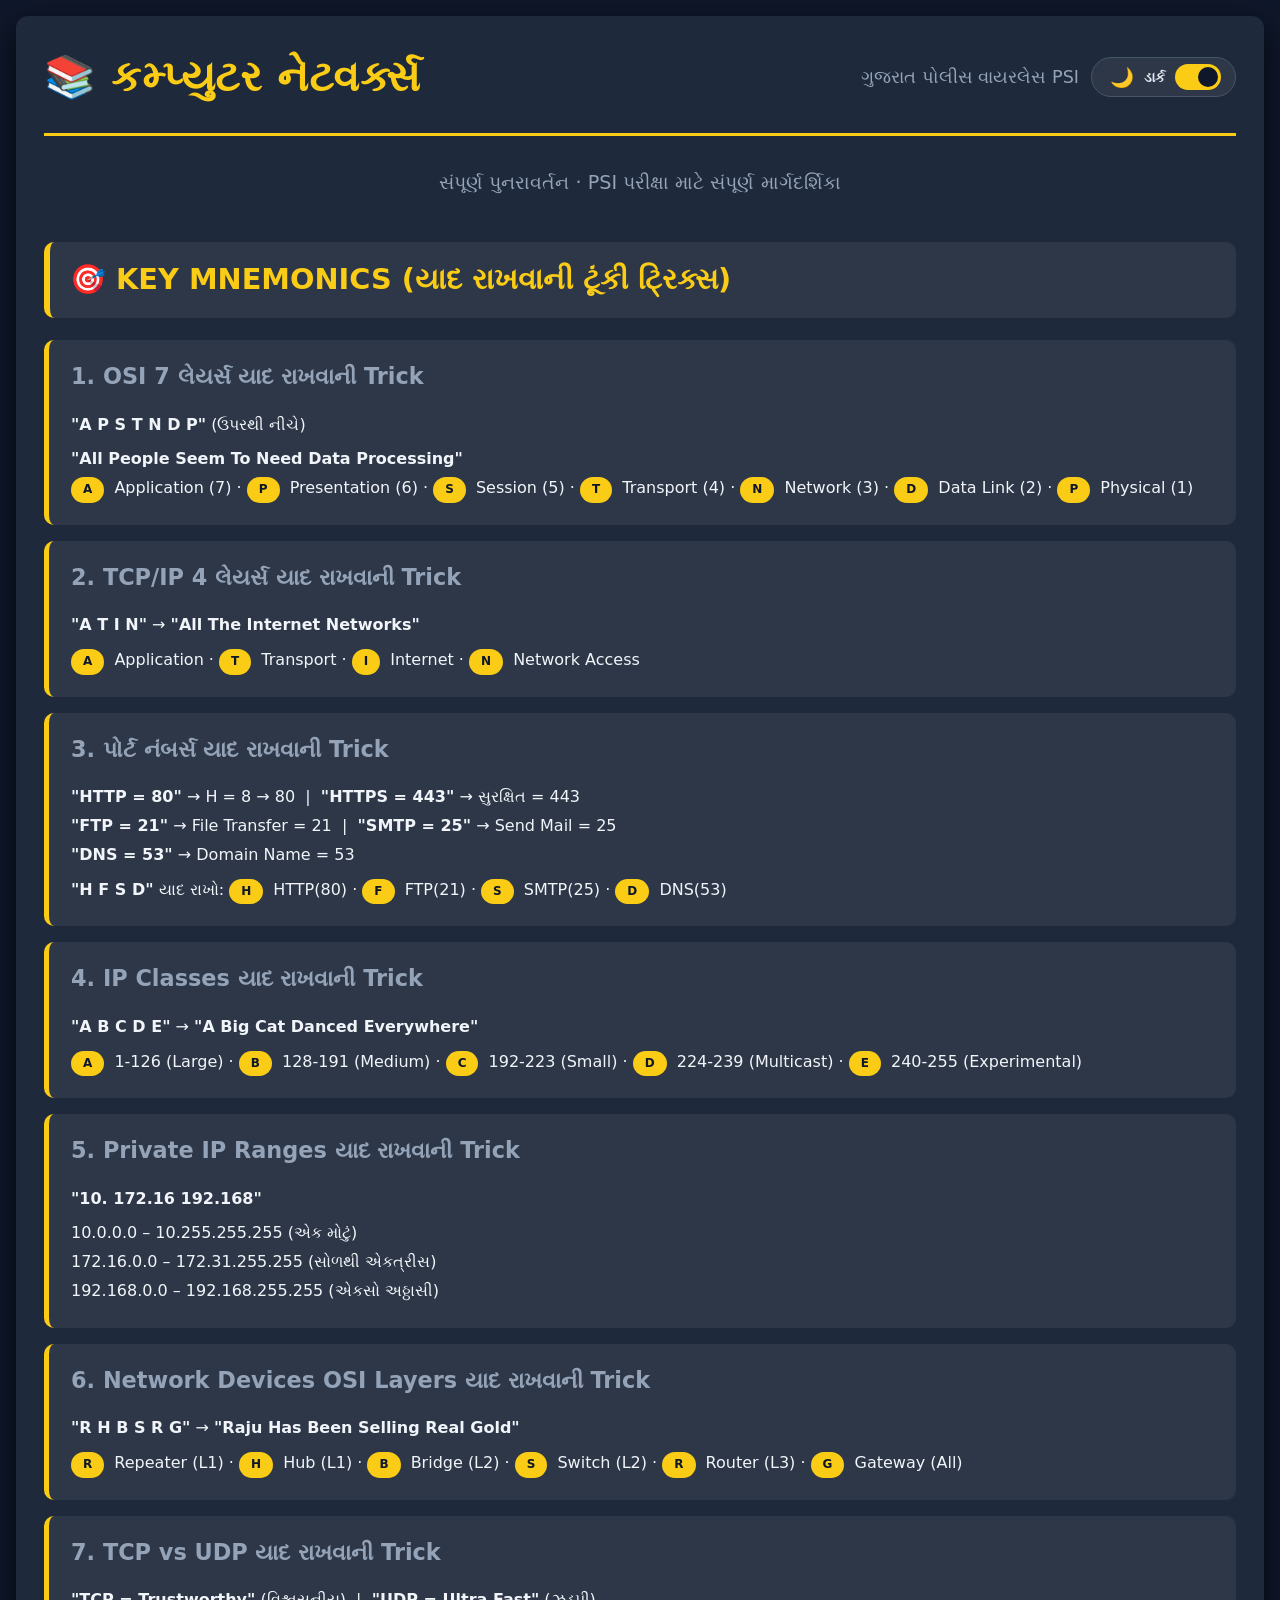
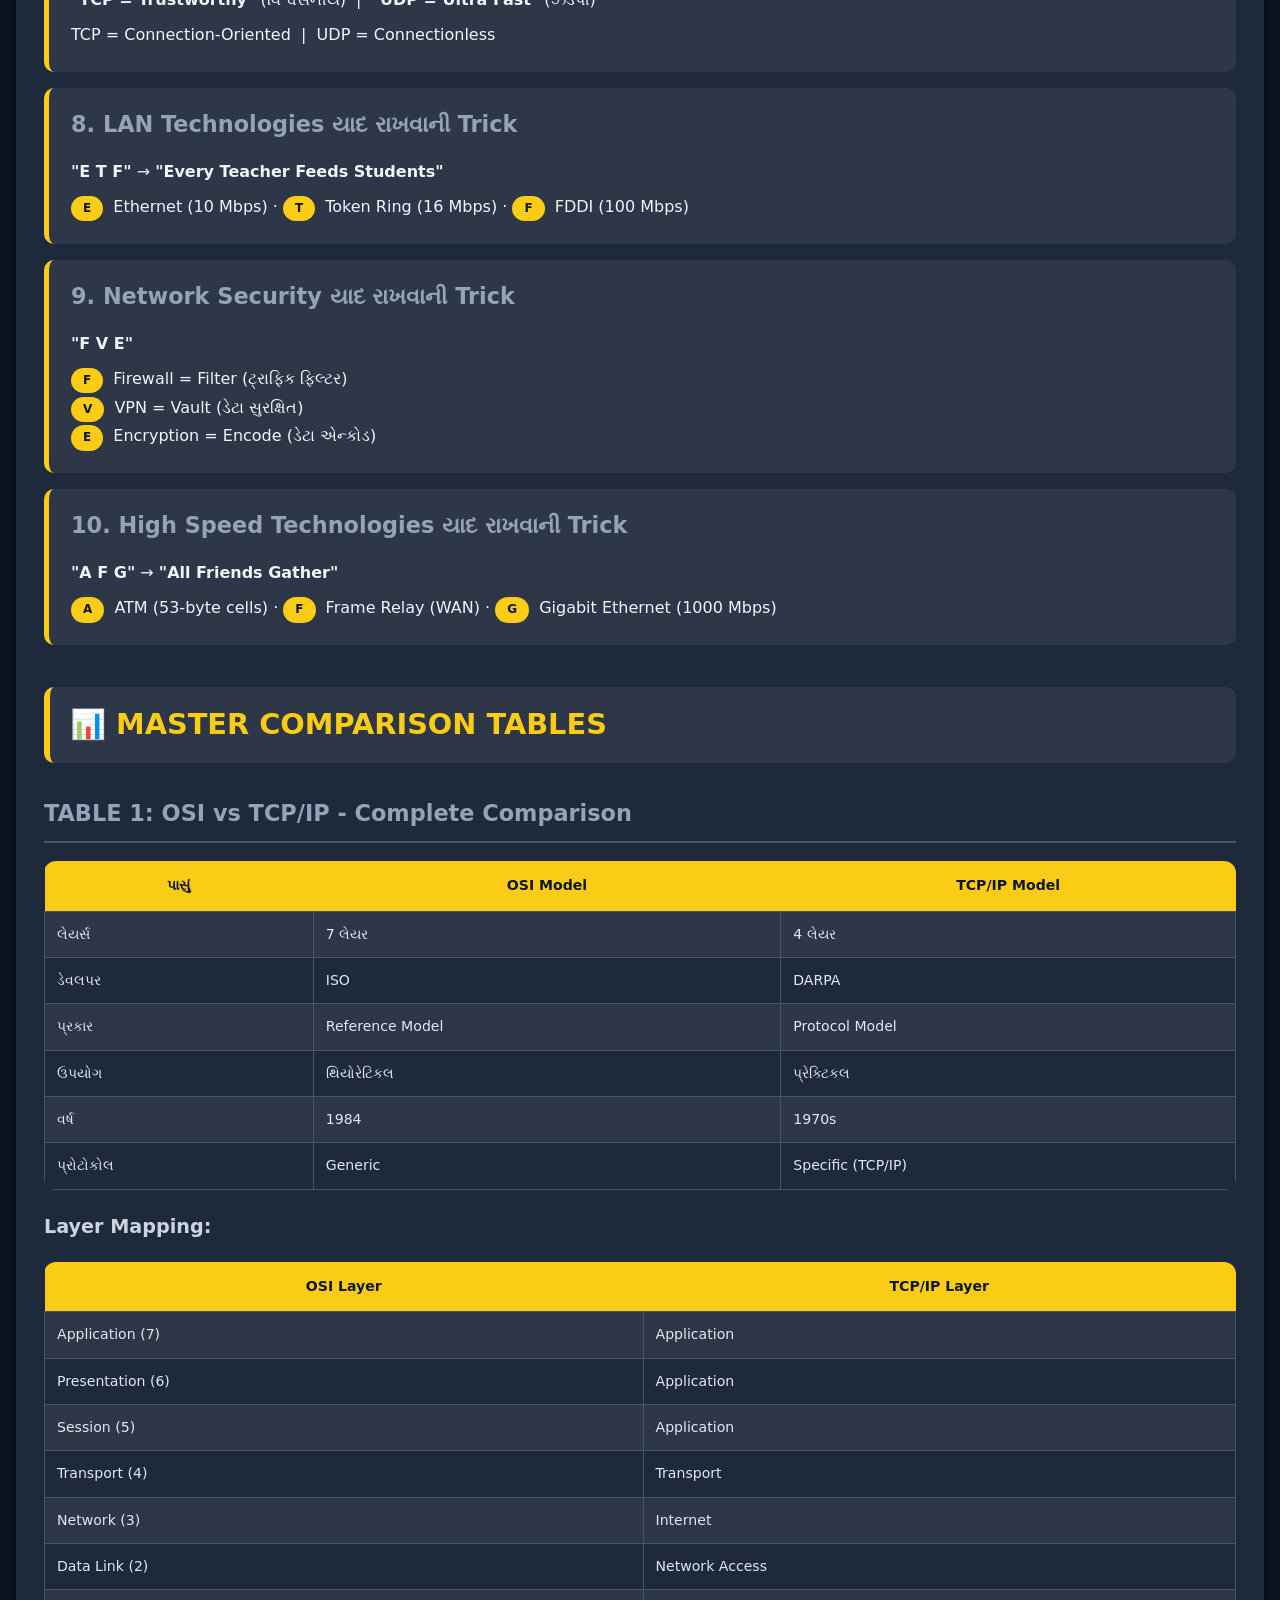
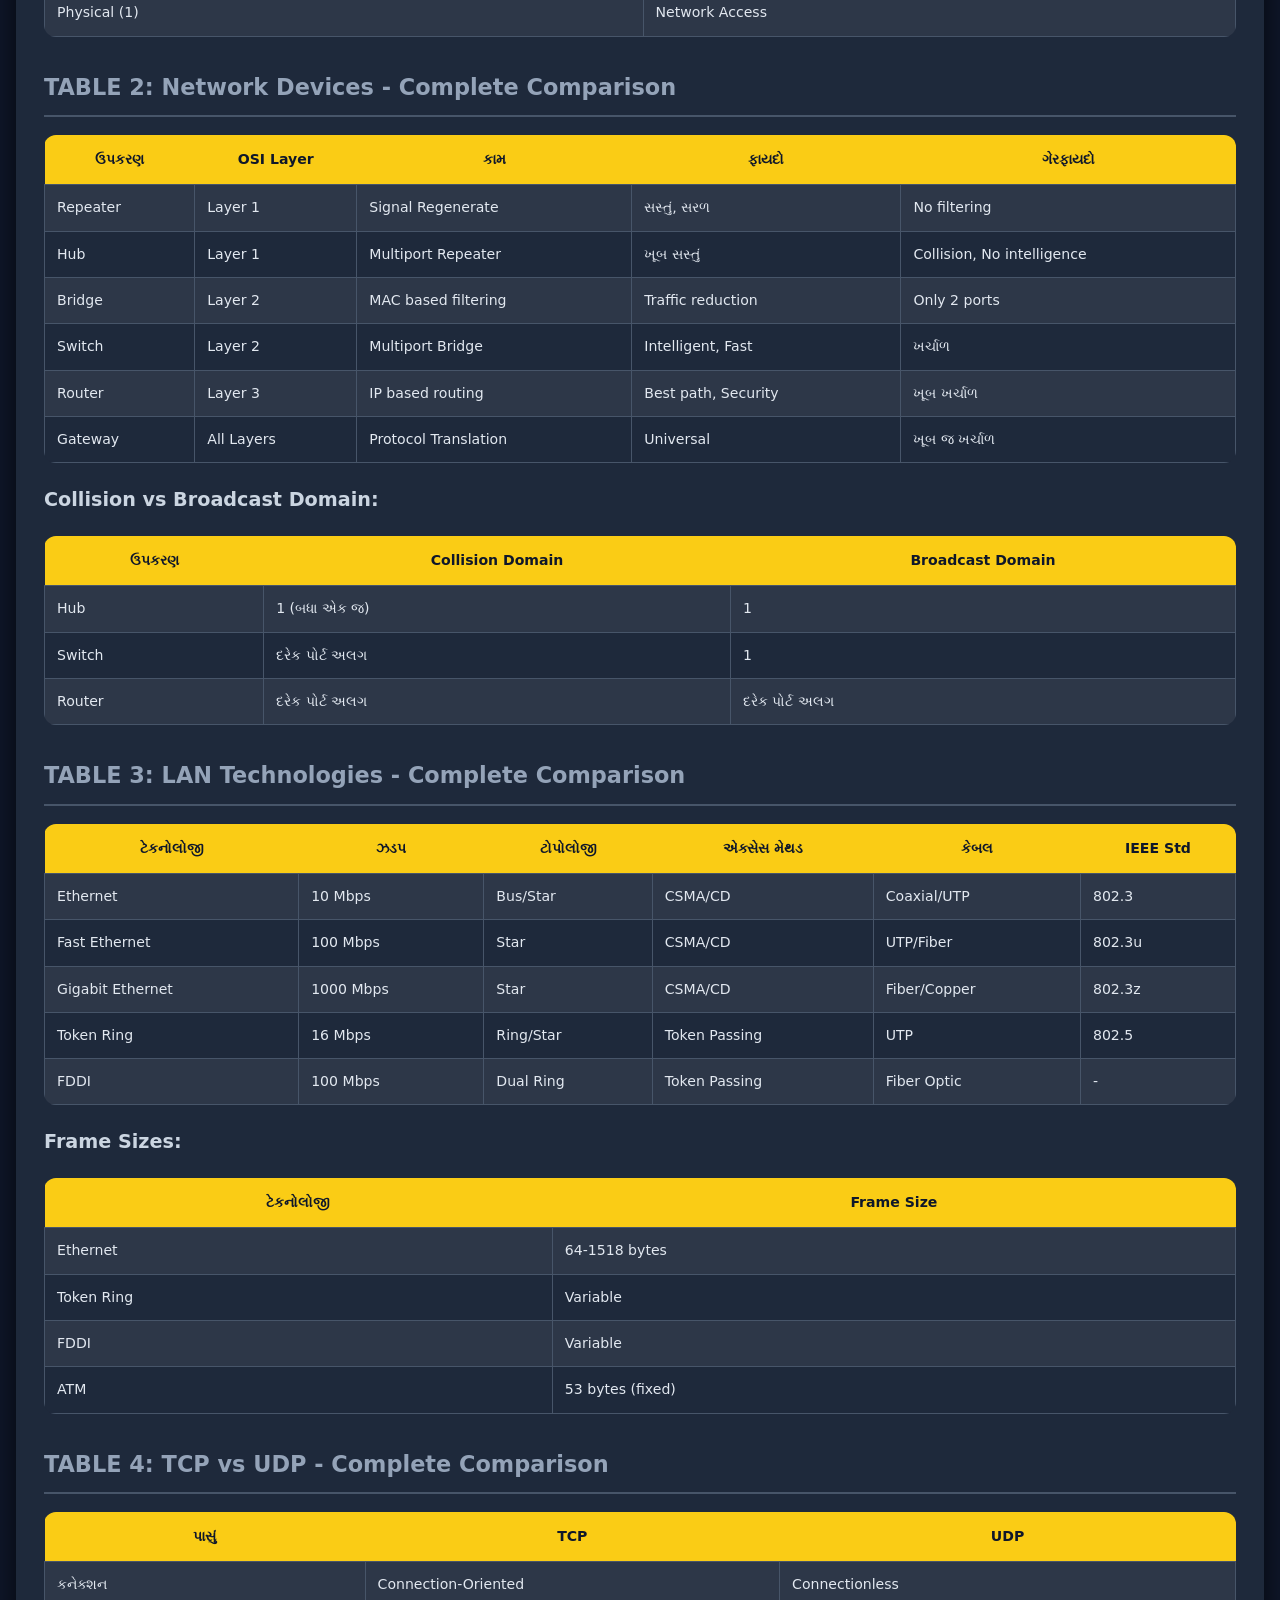
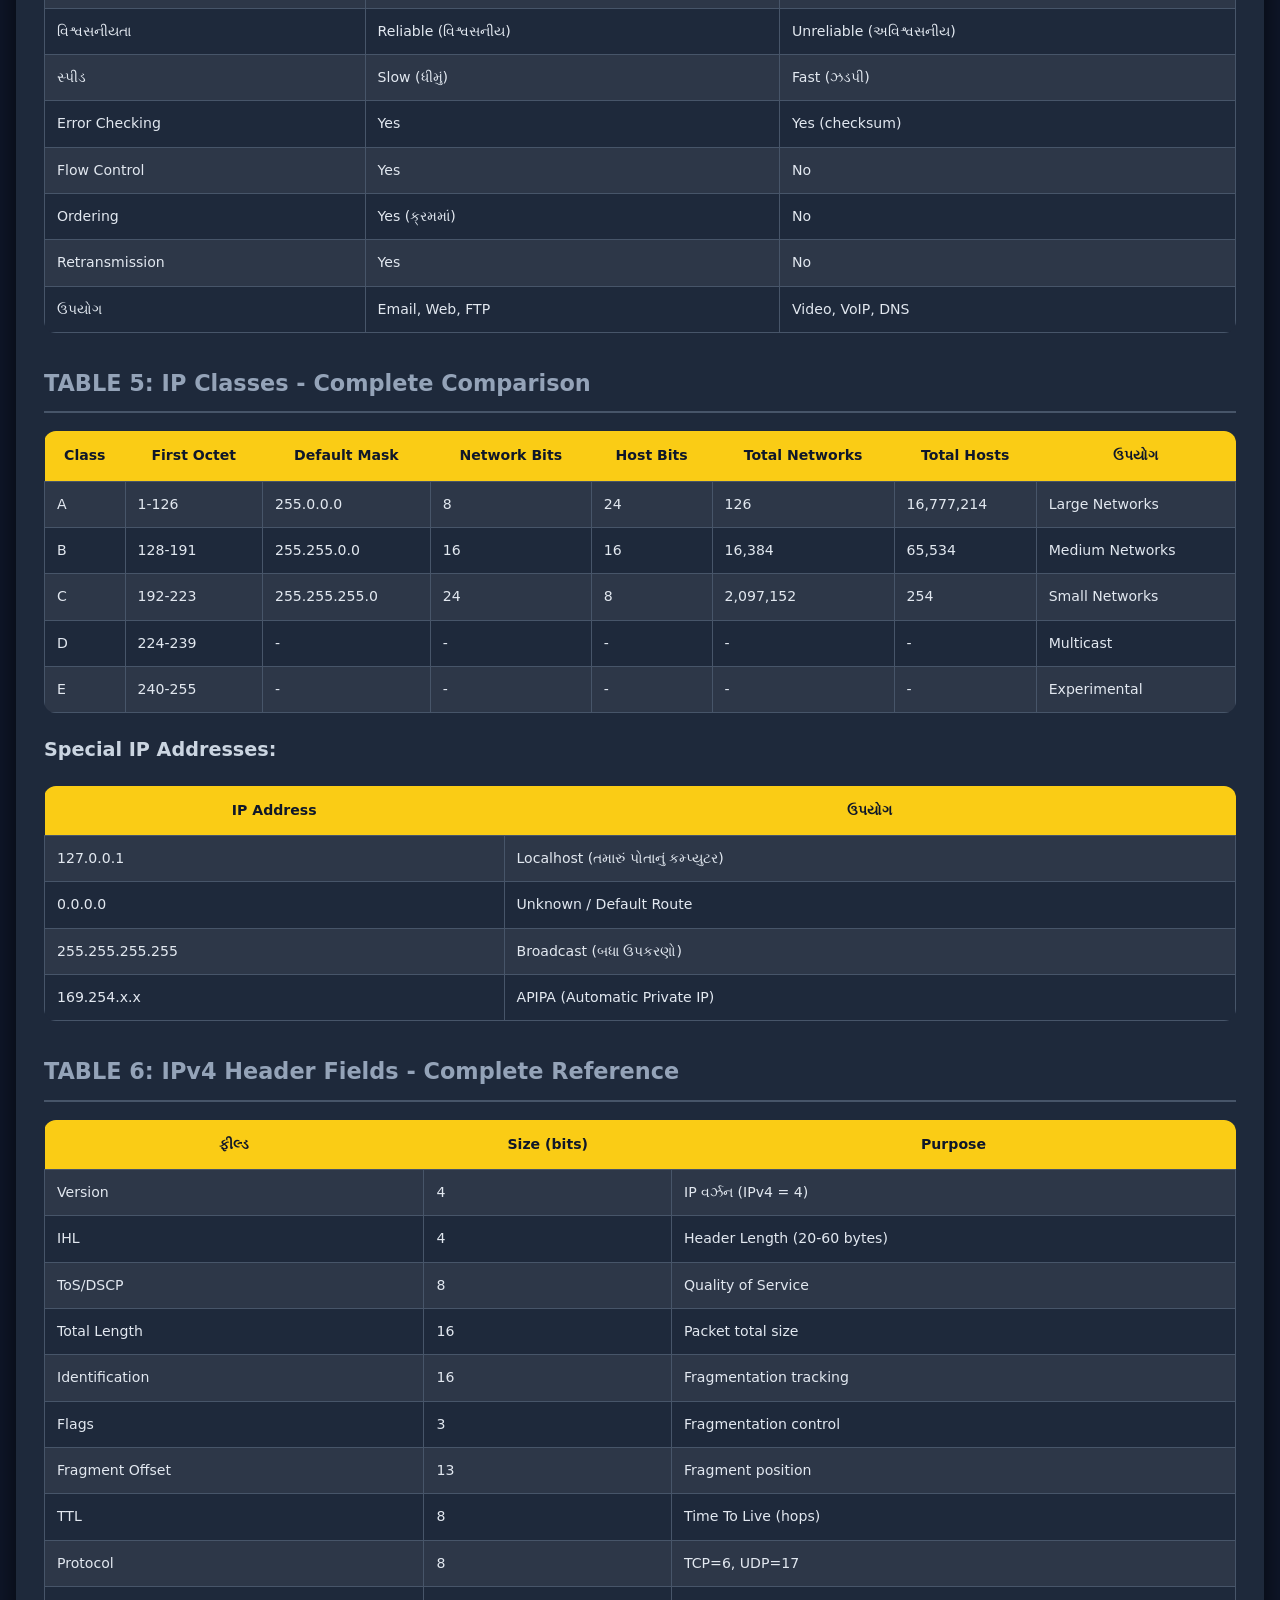
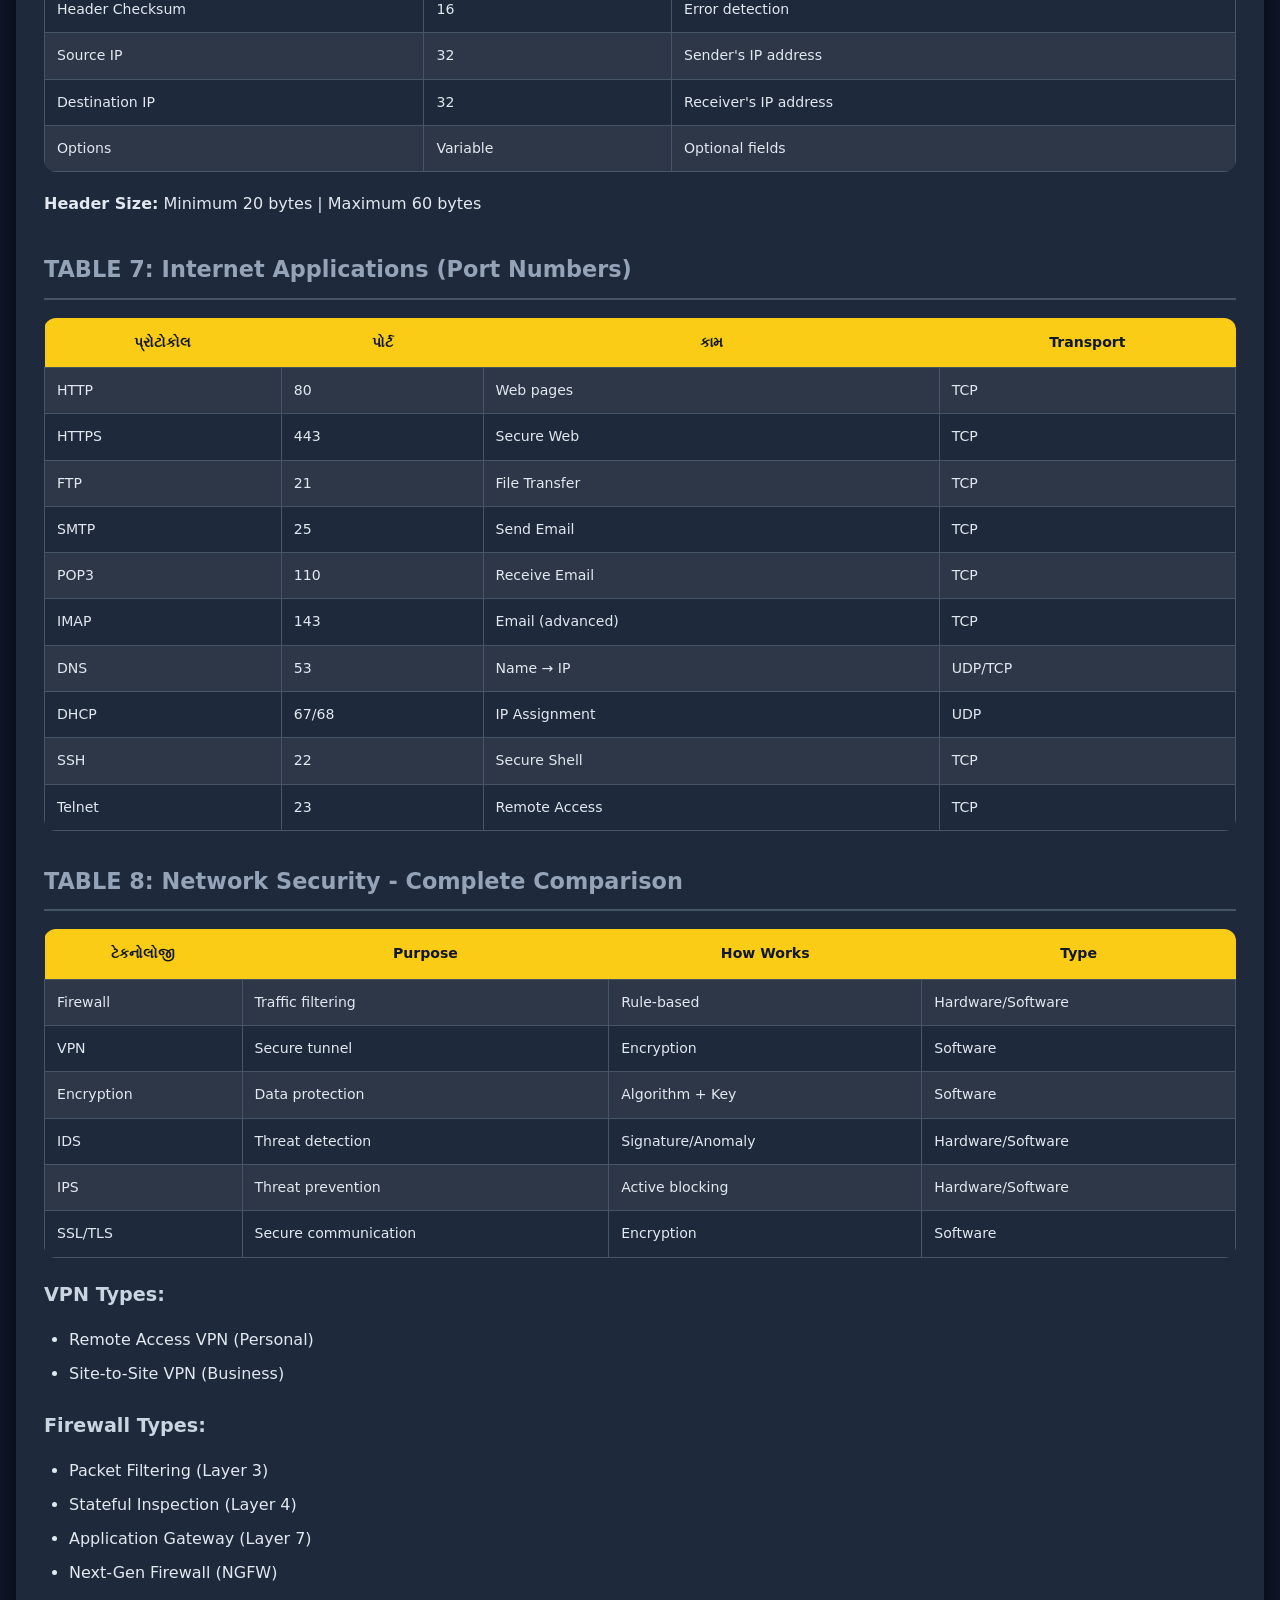
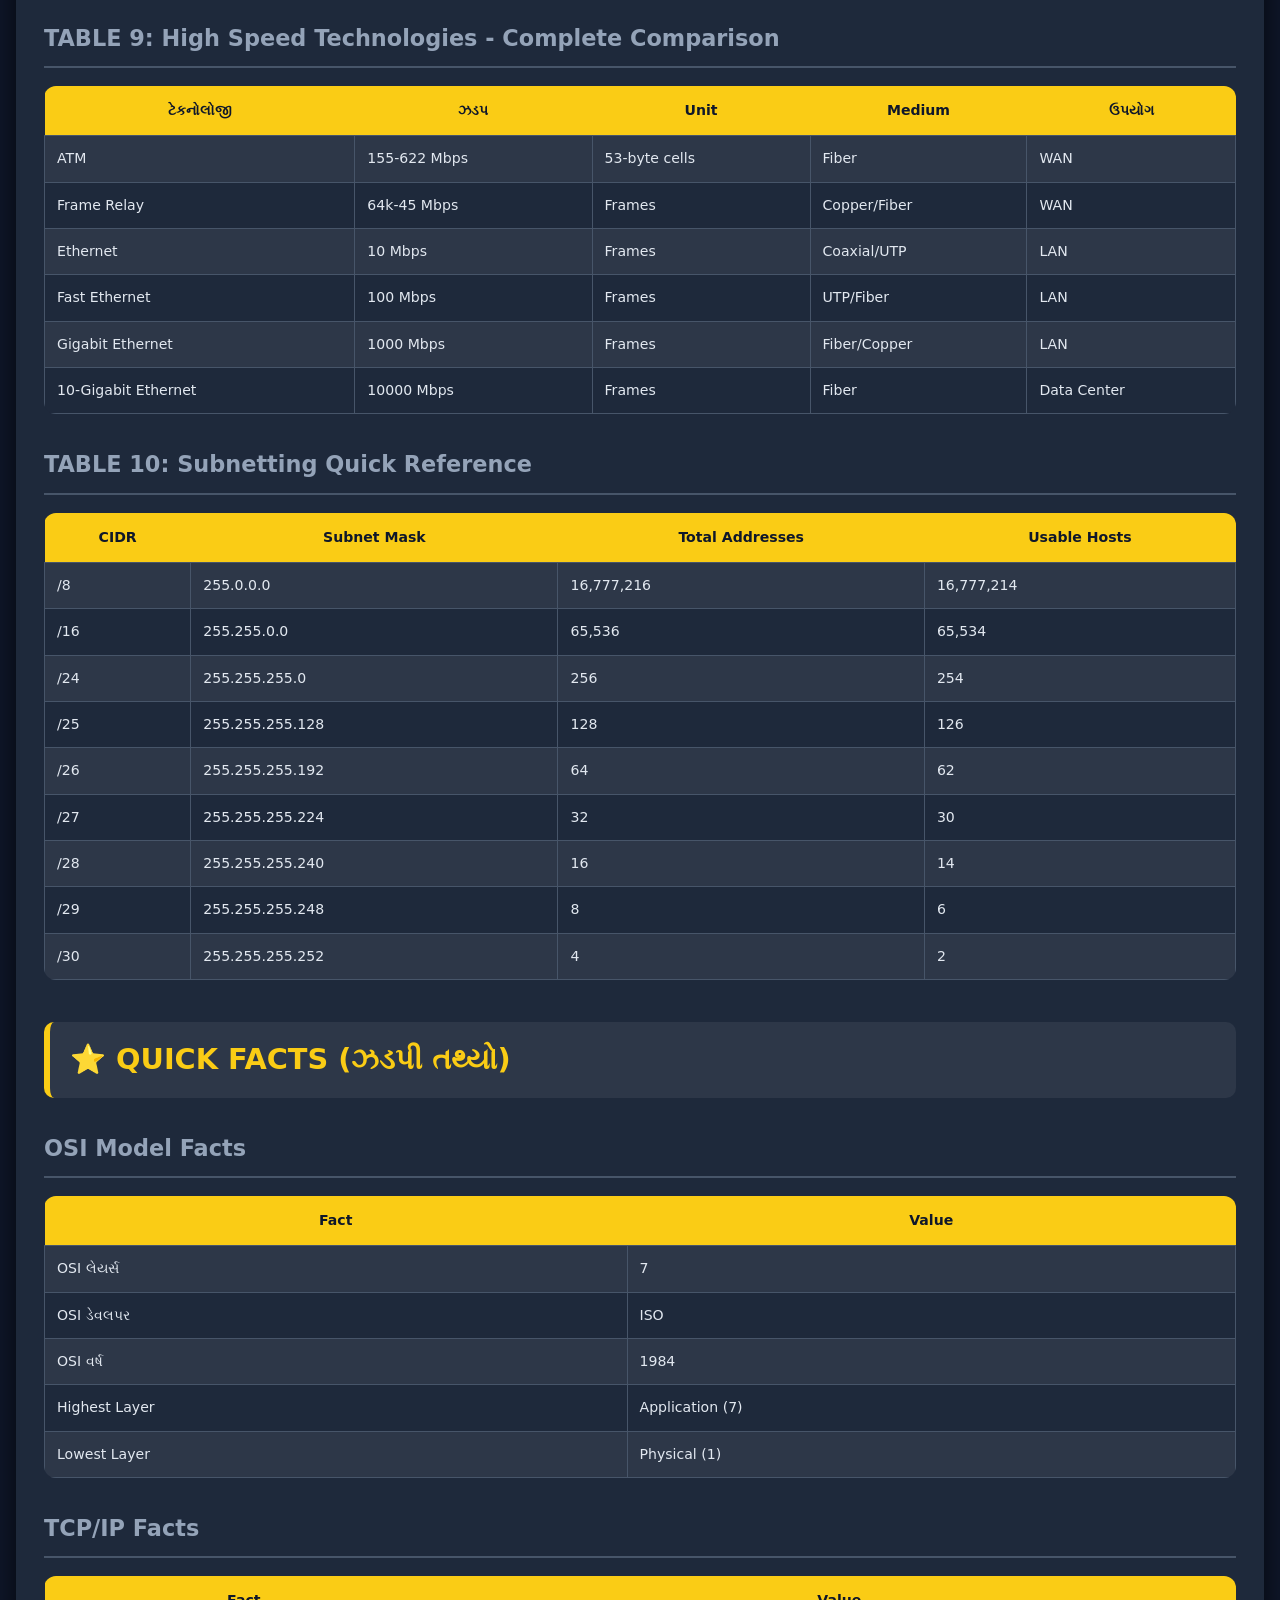
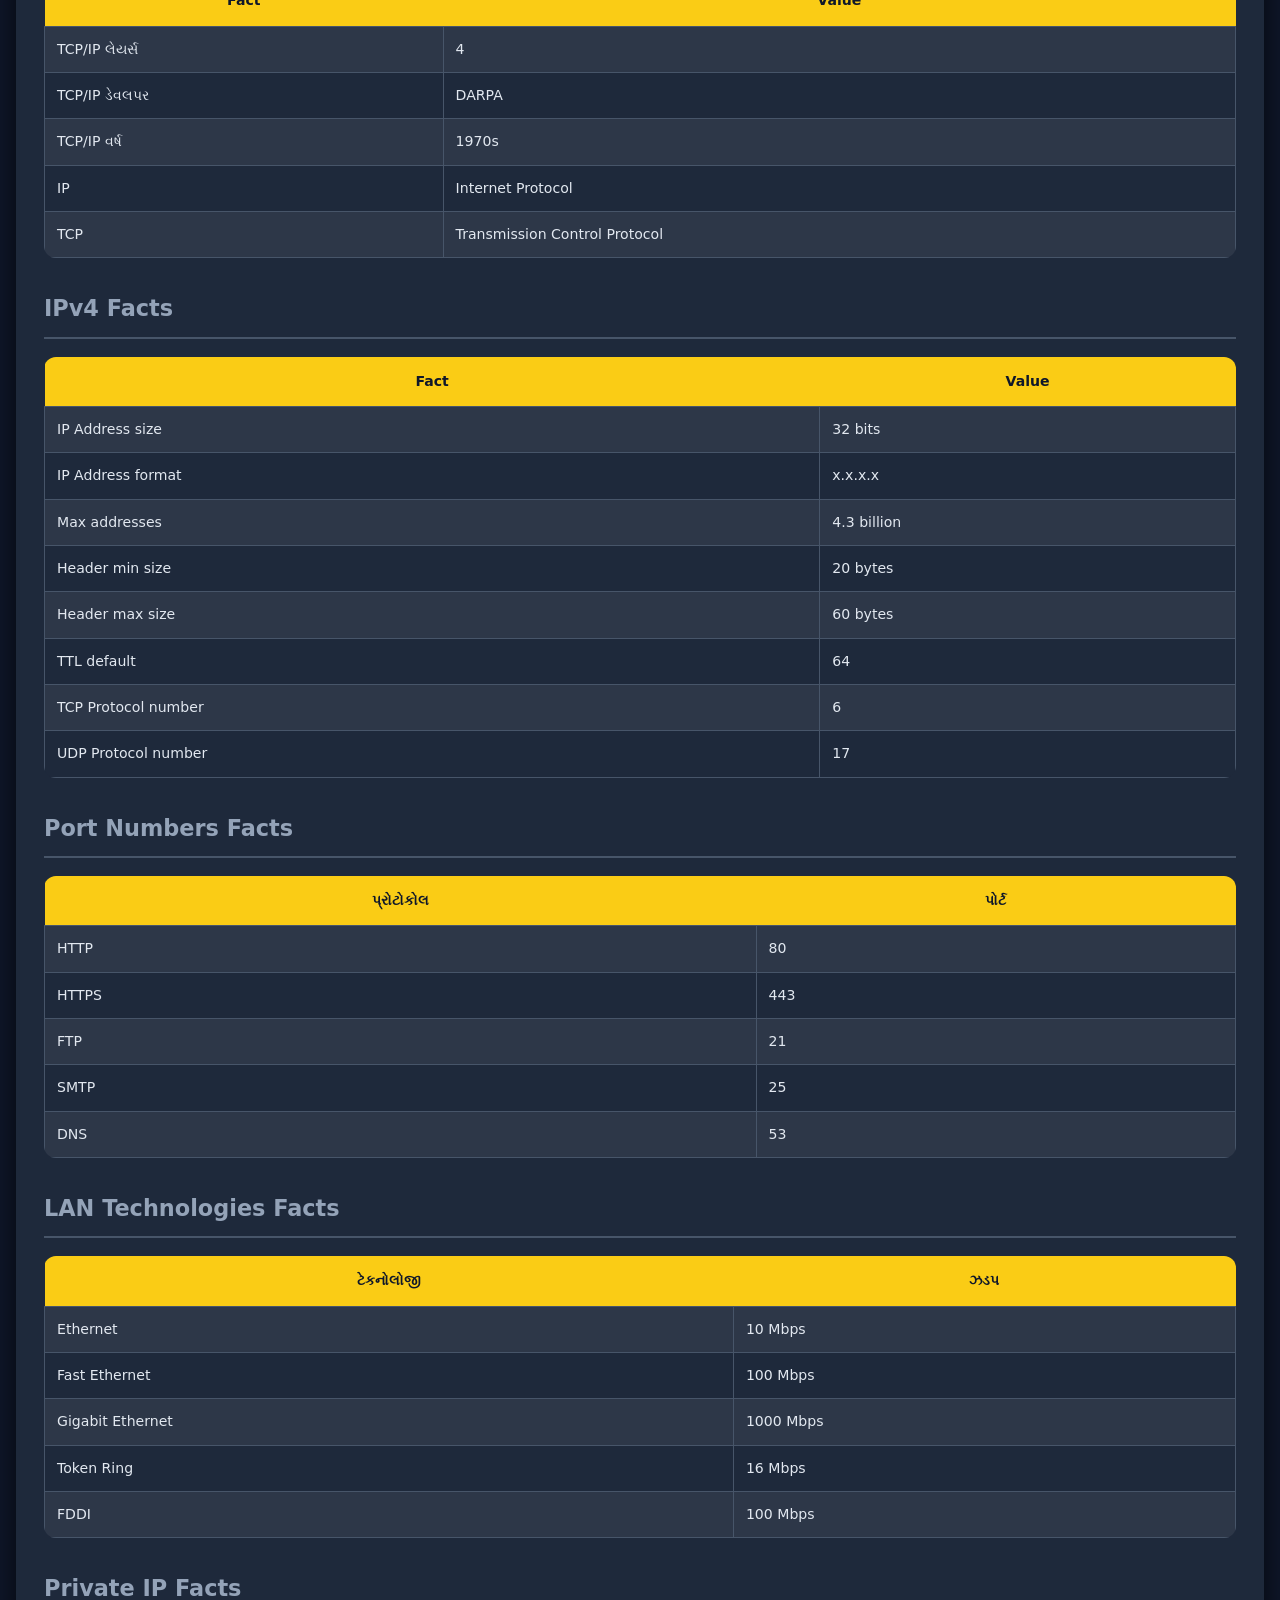
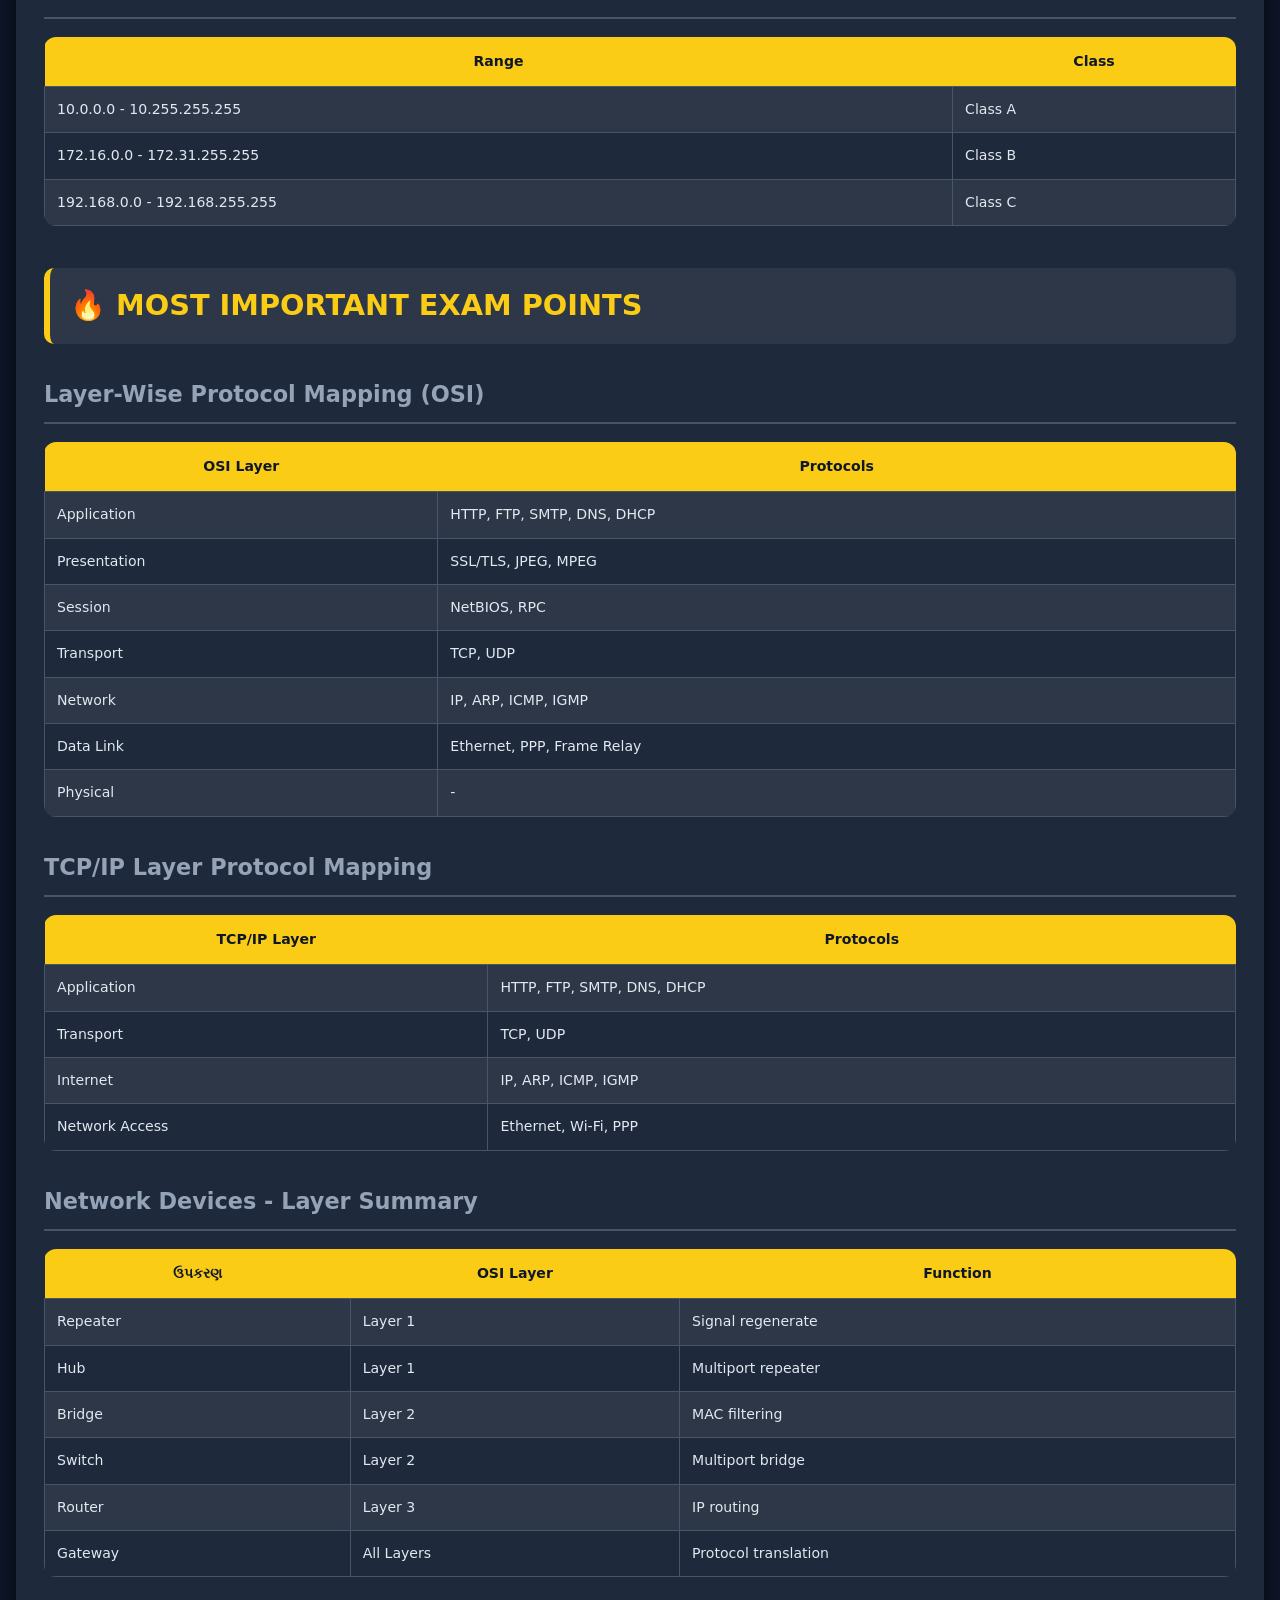
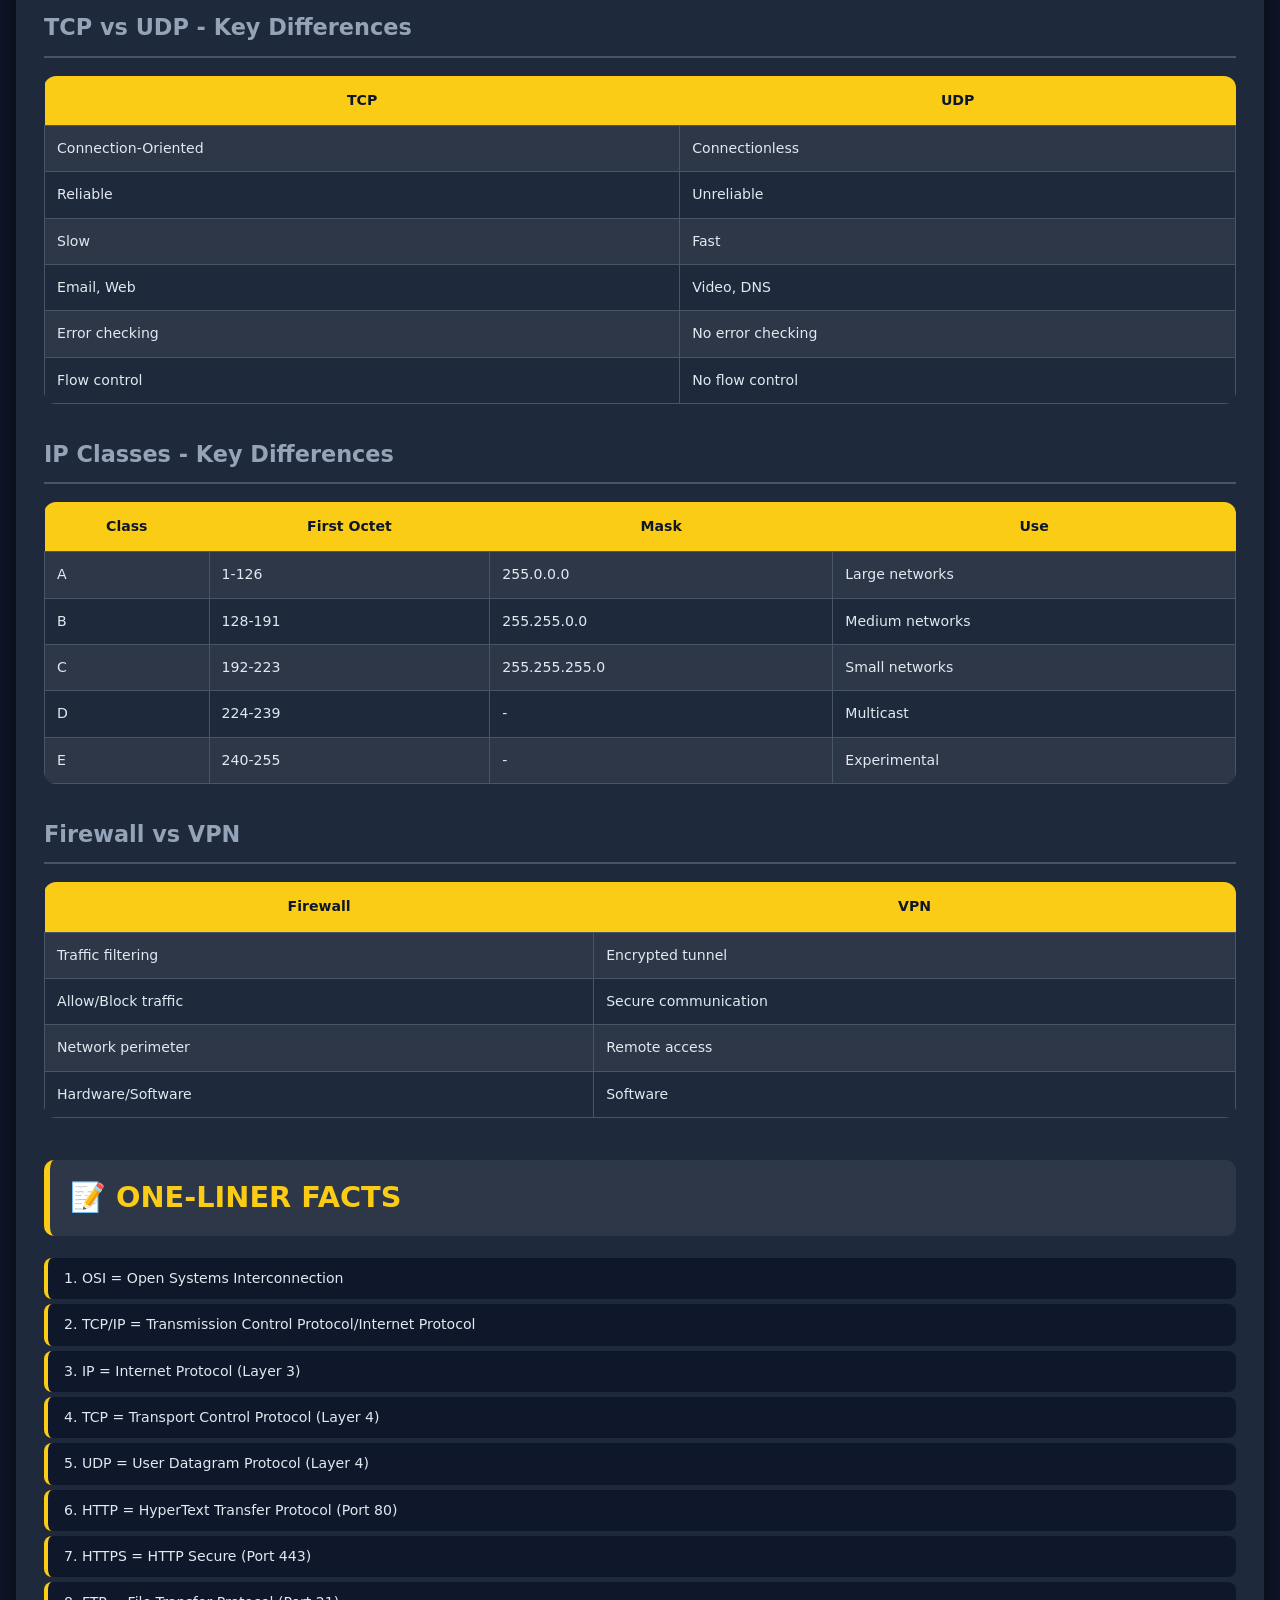
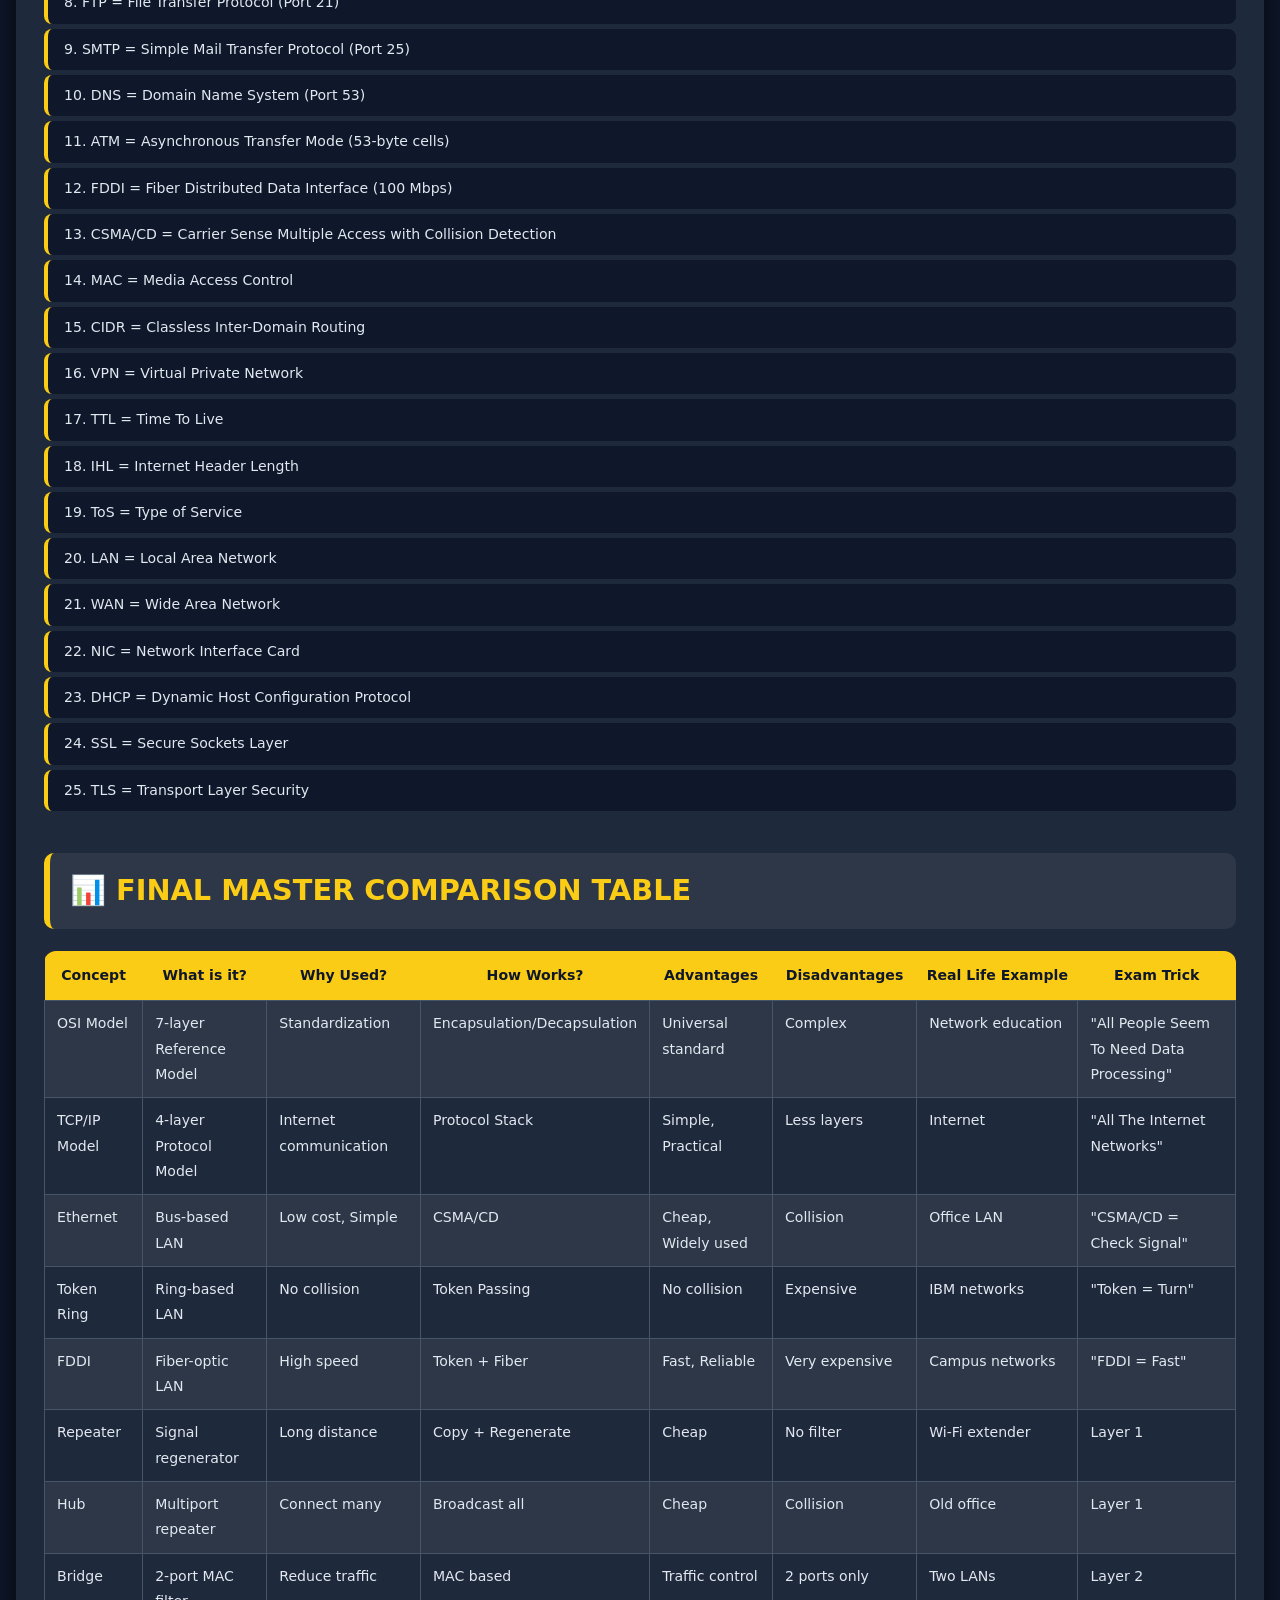
<file: wireless psi study Resources/ch -7/ch-7 theory.html>
<!DOCTYPE html>
<html lang="gu" data-theme="dark">
<head>
    <meta charset="UTF-8">
    <meta name="viewport" content="width=device-width, initial-scale=1.0, maximum-scale=1.5">
    <title>કમ્પ્યુટર નેટવર્ક્સ - સંપૂર્ણ પુનરાવર્તન (PSI Exam)</title>
    <style>
        /* ===== CSS VARIABLES ===== */
        :root {
            --bg-primary: #0f172a;
            --bg-secondary: #1e293b;
            --bg-card: #2d3748;
            --bg-table-alt: #2d3748;
            --bg-highlight: #334155;
            --text-primary: #e2e8f0;
            --text-secondary: #94a3b8;
            --text-muted: #cbd5e1;
            --text-light: #f1f5f9;
            --border-color: #475569;
            --accent: #facc15;
            --accent-dark: #eab308;
            --fire: #f97316;
            --shadow: 0 10px 30px rgba(0,0,0,0.7);
            --radius: 12px;
            --transition: 0.35s ease;
        }

        [data-theme="light"] {
            --bg-primary: #f1f5f9;
            --bg-secondary: #ffffff;
            --bg-card: #e2e8f0;
            --bg-table-alt: #f8fafc;
            --bg-highlight: #cbd5e1;
            --text-primary: #0f172a;
            --text-secondary: #334155;
            --text-muted: #1e293b;
            --text-light: #0f172a;
            --border-color: #94a3b8;
            --shadow: 0 10px 30px rgba(0,0,0,0.12);
        }

        /* ===== RESET & BASE ===== */
        * {
            margin: 0;
            padding: 0;
            box-sizing: border-box;
        }

        body {
            font-family: 'Segoe UI', 'Gujarati', system-ui, -apple-system, sans-serif;
            background: var(--bg-primary);
            color: var(--text-primary);
            padding: 16px;
            line-height: 1.8;
            transition: background var(--transition), color var(--transition);
            min-height: 100vh;
        }

        .container {
            max-width: 1280px;
            margin: 0 auto;
            background: var(--bg-secondary);
            border-radius: var(--radius);
            padding: 24px 28px;
            box-shadow: var(--shadow);
            transition: background var(--transition), box-shadow var(--transition);
        }

        /* ===== HEADER ===== */
        .header {
            display: flex;
            flex-wrap: wrap;
            align-items: center;
            justify-content: space-between;
            gap: 16px;
            border-bottom: 3px solid var(--accent);
            padding-bottom: 18px;
            margin-bottom: 30px;
        }

        .header h1 {
            font-size: clamp(1.5rem, 4.5vw, 2.6rem);
            color: var(--accent);
            letter-spacing: 0.5px;
            flex: 1;
        }

        .header-sub {
            font-size: clamp(0.85rem, 1.5vw, 1.1rem);
            color: var(--text-secondary);
            text-align: right;
        }

        /* ===== THEME TOGGLE ===== */
        .theme-toggle {
            display: flex;
            align-items: center;
            gap: 10px;
            background: var(--bg-card);
            padding: 6px 14px 6px 18px;
            border-radius: 40px;
            border: 1px solid var(--border-color);
            cursor: pointer;
            transition: background var(--transition), border var(--transition);
            user-select: none;
            flex-shrink: 0;
        }

        .theme-toggle:hover {
            background: var(--bg-highlight);
        }

        .theme-toggle .icon {
            font-size: 1.2rem;
            line-height: 1;
        }

        .theme-toggle .label {
            font-size: 0.85rem;
            font-weight: 600;
            color: var(--text-primary);
            transition: color var(--transition);
        }

        /* The switch – custom toggle */
        .switch {
            position: relative;
            display: inline-block;
            width: 46px;
            height: 26px;
            flex-shrink: 0;
        }

        .switch input {
            opacity: 0;
            width: 0;
            height: 0;
        }

        .slider {
            position: absolute;
            cursor: pointer;
            top: 0;
            left: 0;
            right: 0;
            bottom: 0;
            background: #475569;
            border-radius: 34px;
            transition: background var(--transition);
        }

        .slider::before {
            content: "";
            position: absolute;
            height: 20px;
            width: 20px;
            left: 3px;
            bottom: 3px;
            background: white;
            border-radius: 50%;
            transition: transform var(--transition), background var(--transition);
        }

        input:checked + .slider {
            background: var(--accent);
        }

        input:checked + .slider::before {
            transform: translateX(20px);
            background: #0f172a;
        }

        /* ===== TYPOGRAPHY ===== */
        h2 {
            color: var(--accent);
            background: var(--bg-card);
            padding: 12px 20px;
            border-radius: 10px;
            margin-top: 42px;
            margin-bottom: 22px;
            font-size: clamp(1.3rem, 2.5vw, 1.8rem);
            border-left: 6px solid var(--accent);
            transition: background var(--transition), color var(--transition);
        }

        h3 {
            color: var(--text-secondary);
            margin-top: 30px;
            margin-bottom: 14px;
            font-size: clamp(1.1rem, 2vw, 1.4rem);
            border-bottom: 2px solid var(--border-color);
            padding-bottom: 8px;
            transition: color var(--transition), border var(--transition);
        }

        h4 {
            color: var(--text-muted);
            margin-top: 20px;
            margin-bottom: 10px;
            font-size: clamp(1rem, 1.5vw, 1.2rem);
            transition: color var(--transition);
        }

        /* ===== HIGHLIGHT BOXES ===== */
        .highlight {
            background: var(--bg-card);
            padding: 16px 22px;
            border-radius: 10px;
            border-left: 5px solid var(--accent);
            margin: 16px 0;
            color: var(--text-light);
            transition: background var(--transition), color var(--transition);
        }

        .highlight p {
            margin: 6px 0;
        }

        .trick-box {
            background: var(--bg-primary);
            border: 2px solid var(--accent);
            border-radius: var(--radius);
            padding: 16px 22px;
            margin: 20px 0;
            color: var(--accent);
            font-weight: 600;
            font-size: clamp(0.95rem, 1.3vw, 1.1rem);
            transition: background var(--transition), border var(--transition);
        }

        /* ===== TABLES ===== */
        .table-wrap {
            overflow-x: auto;
            margin: 18px 0;
            border-radius: var(--radius);
            background: var(--bg-secondary);
            transition: background var(--transition);
        }

        table {
            width: 100%;
            border-collapse: collapse;
            font-size: clamp(0.78rem, 1.1vw, 0.95rem);
            background: var(--bg-secondary);
            min-width: 500px;
            transition: background var(--transition);
        }

        th {
            background: var(--accent);
            color: #0f172a;
            padding: 12px 10px;
            text-align: center;
            font-weight: 700;
            white-space: nowrap;
        }

        td {
            padding: 10px 12px;
            border: 1px solid var(--border-color);
            text-align: left;
            vertical-align: top;
            transition: border var(--transition);
        }

        tr:nth-child(even) {
            background: var(--bg-table-alt);
        }

        tr:hover {
            background: var(--bg-highlight);
            transition: background 0.2s;
        }

        /* ===== LISTS ===== */
        ul, ol {
            padding-left: 25px;
            margin: 14px 0;
        }

        li {
            margin: 5px 0;
        }

        /* ===== BADGES ===== */
        .badge {
            display: inline-block;
            background: var(--accent);
            color: #0f172a;
            font-weight: 700;
            padding: 2px 12px;
            border-radius: 20px;
            font-size: 0.75rem;
            margin-right: 5px;
        }

        .fire {
            color: var(--fire);
            font-weight: 700;
        }

        .star {
            color: var(--accent);
            font-weight: 700;
        }

        /* ===== ONE-LINER ===== */
        .one-liner {
            background: var(--bg-primary);
            padding: 8px 16px;
            border-radius: 8px;
            border-left: 4px solid var(--accent);
            margin: 5px 0;
            font-size: clamp(0.85rem, 1.1vw, 0.98rem);
            transition: background var(--transition), border var(--transition);
        }

        /* ===== CHECKLIST ===== */
        .checklist-grid {
            display: grid;
            grid-template-columns: repeat(auto-fill, minmax(220px, 1fr));
            gap: 8px 25px;
            background: var(--bg-card);
            padding: 18px 22px;
            border-radius: var(--radius);
            margin: 14px 0;
            transition: background var(--transition);
        }

        .checklist-grid li {
            list-style: none;
            padding: 4px 0;
        }

        .checklist-grid li::before {
            content: "☐ ";
            color: var(--accent);
            font-weight: 700;
        }

        /* ===== FINAL TIPS ===== */
        .final-tips {
            background: var(--bg-primary);
            border: 2px solid var(--accent);
            border-radius: 14px;
            padding: 22px 28px;
            margin: 30px 0;
            transition: background var(--transition), border var(--transition);
        }

        .final-tips li {
            list-style: none;
            padding: 6px 0;
            border-bottom: 1px solid var(--border-color);
            transition: border var(--transition);
        }

        .final-tips li::before {
            content: "🔥 ";
            color: var(--fire);
        }

        .final-tips li:last-child {
            border-bottom: none;
        }

        /* ===== RESPONSIVE ===== */
        @media (max-width: 860px) {
            .container {
                padding: 16px 14px;
            }

            .header {
                flex-direction: column;
                align-items: stretch;
                text-align: center;
            }

            .header-sub {
                text-align: center;
            }

            .theme-toggle {
                align-self: center;
                padding: 6px 14px;
            }

            table {
                font-size: 0.75rem;
                min-width: 400px;
            }

            td, th {
                padding: 6px 8px;
            }

            .checklist-grid {
                grid-template-columns: 1fr 1fr;
                padding: 14px 16px;
            }
        }

        @media (max-width: 520px) {
            body {
                padding: 8px;
            }

            .container {
                padding: 12px 10px;
                border-radius: 10px;
            }

            .header h1 {
                font-size: 1.3rem;
            }

            .theme-toggle {
                padding: 4px 10px;
                gap: 6px;
            }

            .theme-toggle .label {
                font-size: 0.7rem;
            }

            .switch {
                width: 38px;
                height: 22px;
            }

            .slider::before {
                height: 16px;
                width: 16px;
                left: 3px;
                bottom: 3px;
            }

            input:checked + .slider::before {
                transform: translateX(16px);
            }

            h2 {
                font-size: 1.1rem;
                padding: 10px 14px;
            }

            h3 {
                font-size: 1rem;
            }

            h4 {
                font-size: 0.95rem;
            }

            table {
                font-size: 0.68rem;
                min-width: 320px;
            }

            td, th {
                padding: 5px 6px;
            }

            .checklist-grid {
                grid-template-columns: 1fr;
                padding: 12px 14px;
            }

            .highlight, .trick-box, .final-tips {
                padding: 12px 14px;
            }

            .one-liner {
                font-size: 0.8rem;
                padding: 6px 12px;
            }

            .final-tips {
                padding: 16px 18px;
            }
        }

        /* ===== SCROLLBAR ===== */
        .table-wrap::-webkit-scrollbar {
            height: 6px;
        }

        .table-wrap::-webkit-scrollbar-track {
            background: var(--bg-primary);
            border-radius: 10px;
        }

        .table-wrap::-webkit-scrollbar-thumb {
            background: var(--accent);
            border-radius: 10px;
        }

        /* ===== MISC ===== */
        .text-center {
            text-align: center;
        }

        .mt-20 {
            margin-top: 20px;
        }

        .mb-10 {
            margin-bottom: 10px;
        }

        .gap-8 {
            gap: 8px;
        }
    </style>
</head>
<body>

<div class="container">

    <!-- ===== HEADER ===== -->
    <div class="header">
        <h1>📚 કમ્પ્યુટર નેટવર્ક્સ</h1>
        <div style="display:flex; flex-wrap:wrap; align-items:center; gap:12px;">
            <span class="header-sub">ગુજરાત પોલીસ વાયરલેસ PSI</span>
            <div class="theme-toggle" id="themeToggle" role="button" tabindex="0" aria-label="Toggle theme">
                <span class="icon" id="themeIcon">🌙</span>
                <span class="label" id="themeLabel">ડાર્ક</span>
                <label class="switch">
                    <input type="checkbox" id="themeCheckbox" checked>
                    <span class="slider"></span>
                </label>
            </div>
        </div>
    </div>

    <p style="text-align:center; color:var(--text-secondary); font-size:clamp(0.95rem,1.5vw,1.2rem); margin-bottom:10px;">
        સંપૂર્ણ પુનરાવર્તન · PSI પરીક્ષા માટે સંપૂર્ણ માર્ગદર્શિકા
    </p>

    <!-- ==================== KEY MNEMONICS ==================== -->
    <h2>🎯 KEY MNEMONICS (યાદ રાખવાની ટૂંકી ટ્રિક્સ)</h2>

    <div class="highlight">
        <h3 style="margin-top:0; border-bottom:0; padding-bottom:0;">1. OSI 7 લેયર્સ યાદ રાખવાની Trick</h3>
        <p><strong>"A P S T N D P"</strong> (ઉપરથી નીચે)</p>
        <p><strong>"All People Seem To Need Data Processing"</strong><br>
        <span class="badge">A</span> Application (7) · <span class="badge">P</span> Presentation (6) · <span class="badge">S</span> Session (5) · <span class="badge">T</span> Transport (4) · <span class="badge">N</span> Network (3) · <span class="badge">D</span> Data Link (2) · <span class="badge">P</span> Physical (1)</p>
    </div>

    <div class="highlight">
        <h3 style="margin-top:0; border-bottom:0; padding-bottom:0;">2. TCP/IP 4 લેયર્સ યાદ રાખવાની Trick</h3>
        <p><strong>"A T I N"</strong> → <strong>"All The Internet Networks"</strong></p>
        <p><span class="badge">A</span> Application · <span class="badge">T</span> Transport · <span class="badge">I</span> Internet · <span class="badge">N</span> Network Access</p>
    </div>

    <div class="highlight">
        <h3 style="margin-top:0; border-bottom:0; padding-bottom:0;">3. પોર્ટ નંબર્સ યાદ રાખવાની Trick</h3>
        <p><strong>"HTTP = 80"</strong> → H = 8 → 80 &nbsp;|&nbsp; <strong>"HTTPS = 443"</strong> → સુરક્ષિત = 443<br>
        <strong>"FTP = 21"</strong> → File Transfer = 21 &nbsp;|&nbsp; <strong>"SMTP = 25"</strong> → Send Mail = 25<br>
        <strong>"DNS = 53"</strong> → Domain Name = 53</p>
        <p><strong>"H F S D"</strong> યાદ રાખો: <span class="badge">H</span> HTTP(80) · <span class="badge">F</span> FTP(21) · <span class="badge">S</span> SMTP(25) · <span class="badge">D</span> DNS(53)</p>
    </div>

    <div class="highlight">
        <h3 style="margin-top:0; border-bottom:0; padding-bottom:0;">4. IP Classes યાદ રાખવાની Trick</h3>
        <p><strong>"A B C D E"</strong> → <strong>"A Big Cat Danced Everywhere"</strong></p>
        <p><span class="badge">A</span> 1-126 (Large) · <span class="badge">B</span> 128-191 (Medium) · <span class="badge">C</span> 192-223 (Small) · <span class="badge">D</span> 224-239 (Multicast) · <span class="badge">E</span> 240-255 (Experimental)</p>
    </div>

    <div class="highlight">
        <h3 style="margin-top:0; border-bottom:0; padding-bottom:0;">5. Private IP Ranges યાદ રાખવાની Trick</h3>
        <p><strong>"10. 172.16 192.168"</strong></p>
        <p>10.0.0.0 – 10.255.255.255 (એક મોટું)<br>
        172.16.0.0 – 172.31.255.255 (સોળથી એકત્રીસ)<br>
        192.168.0.0 – 192.168.255.255 (એકસો અઠ્ઠાસી)</p>
    </div>

    <div class="highlight">
        <h3 style="margin-top:0; border-bottom:0; padding-bottom:0;">6. Network Devices OSI Layers યાદ રાખવાની Trick</h3>
        <p><strong>"R H B S R G"</strong> → <strong>"Raju Has Been Selling Real Gold"</strong></p>
        <p><span class="badge">R</span> Repeater (L1) · <span class="badge">H</span> Hub (L1) · <span class="badge">B</span> Bridge (L2) · <span class="badge">S</span> Switch (L2) · <span class="badge">R</span> Router (L3) · <span class="badge">G</span> Gateway (All)</p>
    </div>

    <div class="highlight">
        <h3 style="margin-top:0; border-bottom:0; padding-bottom:0;">7. TCP vs UDP યાદ રાખવાની Trick</h3>
        <p><strong>"TCP = Trustworthy"</strong> (વિશ્વસનીય) &nbsp;|&nbsp; <strong>"UDP = Ultra Fast"</strong> (ઝડપી)</p>
        <p>TCP = Connection-Oriented &nbsp;|&nbsp; UDP = Connectionless</p>
    </div>

    <div class="highlight">
        <h3 style="margin-top:0; border-bottom:0; padding-bottom:0;">8. LAN Technologies યાદ રાખવાની Trick</h3>
        <p><strong>"E T F"</strong> → <strong>"Every Teacher Feeds Students"</strong></p>
        <p><span class="badge">E</span> Ethernet (10 Mbps) · <span class="badge">T</span> Token Ring (16 Mbps) · <span class="badge">F</span> FDDI (100 Mbps)</p>
    </div>

    <div class="highlight">
        <h3 style="margin-top:0; border-bottom:0; padding-bottom:0;">9. Network Security યાદ રાખવાની Trick</h3>
        <p><strong>"F V E"</strong></p>
        <p><span class="badge">F</span> Firewall = Filter (ટ્રાફિક ફિલ્ટર)<br>
        <span class="badge">V</span> VPN = Vault (ડેટા સુરક્ષિત)<br>
        <span class="badge">E</span> Encryption = Encode (ડેટા એન્કોડ)</p>
    </div>

    <div class="highlight">
        <h3 style="margin-top:0; border-bottom:0; padding-bottom:0;">10. High Speed Technologies યાદ રાખવાની Trick</h3>
        <p><strong>"A F G"</strong> → <strong>"All Friends Gather"</strong></p>
        <p><span class="badge">A</span> ATM (53-byte cells) · <span class="badge">F</span> Frame Relay (WAN) · <span class="badge">G</span> Gigabit Ethernet (1000 Mbps)</p>
    </div>

    <!-- ==================== MASTER COMPARISON TABLES ==================== -->
    <h2>📊 MASTER COMPARISON TABLES</h2>

    <h3>TABLE 1: OSI vs TCP/IP - Complete Comparison</h3>
    <div class="table-wrap">
        <table>
            <tr><th>પાસું</th><th>OSI Model</th><th>TCP/IP Model</th></tr>
            <tr><td>લેયર્સ</td><td>7 લેયર</td><td>4 લેયર</td></tr>
            <tr><td>ડેવલપર</td><td>ISO</td><td>DARPA</td></tr>
            <tr><td>પ્રકાર</td><td>Reference Model</td><td>Protocol Model</td></tr>
            <tr><td>ઉપયોગ</td><td>થિયોરેટિકલ</td><td>પ્રેક્ટિકલ</td></tr>
            <tr><td>વર્ષ</td><td>1984</td><td>1970s</td></tr>
            <tr><td>પ્રોટોકોલ</td><td>Generic</td><td>Specific (TCP/IP)</td></tr>
        </table>
    </div>

    <h4>Layer Mapping:</h4>
    <div class="table-wrap">
        <table>
            <tr><th>OSI Layer</th><th>TCP/IP Layer</th></tr>
            <tr><td>Application (7)</td><td>Application</td></tr>
            <tr><td>Presentation (6)</td><td>Application</td></tr>
            <tr><td>Session (5)</td><td>Application</td></tr>
            <tr><td>Transport (4)</td><td>Transport</td></tr>
            <tr><td>Network (3)</td><td>Internet</td></tr>
            <tr><td>Data Link (2)</td><td>Network Access</td></tr>
            <tr><td>Physical (1)</td><td>Network Access</td></tr>
        </table>
    </div>

    <h3>TABLE 2: Network Devices - Complete Comparison</h3>
    <div class="table-wrap">
        <table>
            <tr><th>ઉપકરણ</th><th>OSI Layer</th><th>કામ</th><th>ફાયદો</th><th>ગેરફાયદો</th></tr>
            <tr><td>Repeater</td><td>Layer 1</td><td>Signal Regenerate</td><td>સસ્તું, સરળ</td><td>No filtering</td></tr>
            <tr><td>Hub</td><td>Layer 1</td><td>Multiport Repeater</td><td>ખૂબ સસ્તું</td><td>Collision, No intelligence</td></tr>
            <tr><td>Bridge</td><td>Layer 2</td><td>MAC based filtering</td><td>Traffic reduction</td><td>Only 2 ports</td></tr>
            <tr><td>Switch</td><td>Layer 2</td><td>Multiport Bridge</td><td>Intelligent, Fast</td><td>ખર્ચાળ</td></tr>
            <tr><td>Router</td><td>Layer 3</td><td>IP based routing</td><td>Best path, Security</td><td>ખૂબ ખર્ચાળ</td></tr>
            <tr><td>Gateway</td><td>All Layers</td><td>Protocol Translation</td><td>Universal</td><td>ખૂબ જ ખર્ચાળ</td></tr>
        </table>
    </div>

    <h4>Collision vs Broadcast Domain:</h4>
    <div class="table-wrap">
        <table>
            <tr><th>ઉપકરણ</th><th>Collision Domain</th><th>Broadcast Domain</th></tr>
            <tr><td>Hub</td><td>1 (બધા એક જ)</td><td>1</td></tr>
            <tr><td>Switch</td><td>દરેક પોર્ટ અલગ</td><td>1</td></tr>
            <tr><td>Router</td><td>દરેક પોર્ટ અલગ</td><td>દરેક પોર્ટ અલગ</td></tr>
        </table>
    </div>

    <h3>TABLE 3: LAN Technologies - Complete Comparison</h3>
    <div class="table-wrap">
        <table>
            <tr><th>ટેકનોલોજી</th><th>ઝડપ</th><th>ટોપોલોજી</th><th>એક્સેસ મેથડ</th><th>કેબલ</th><th>IEEE Std</th></tr>
            <tr><td>Ethernet</td><td>10 Mbps</td><td>Bus/Star</td><td>CSMA/CD</td><td>Coaxial/UTP</td><td>802.3</td></tr>
            <tr><td>Fast Ethernet</td><td>100 Mbps</td><td>Star</td><td>CSMA/CD</td><td>UTP/Fiber</td><td>802.3u</td></tr>
            <tr><td>Gigabit Ethernet</td><td>1000 Mbps</td><td>Star</td><td>CSMA/CD</td><td>Fiber/Copper</td><td>802.3z</td></tr>
            <tr><td>Token Ring</td><td>16 Mbps</td><td>Ring/Star</td><td>Token Passing</td><td>UTP</td><td>802.5</td></tr>
            <tr><td>FDDI</td><td>100 Mbps</td><td>Dual Ring</td><td>Token Passing</td><td>Fiber Optic</td><td>-</td></tr>
        </table>
    </div>

    <h4>Frame Sizes:</h4>
    <div class="table-wrap">
        <table>
            <tr><th>ટેકનોલોજી</th><th>Frame Size</th></tr>
            <tr><td>Ethernet</td><td>64-1518 bytes</td></tr>
            <tr><td>Token Ring</td><td>Variable</td></tr>
            <tr><td>FDDI</td><td>Variable</td></tr>
            <tr><td>ATM</td><td>53 bytes (fixed)</td></tr>
        </table>
    </div>

    <h3>TABLE 4: TCP vs UDP - Complete Comparison</h3>
    <div class="table-wrap">
        <table>
            <tr><th>પાસું</th><th>TCP</th><th>UDP</th></tr>
            <tr><td>કનેક્શન</td><td>Connection-Oriented</td><td>Connectionless</td></tr>
            <tr><td>વિશ્વસનીયતા</td><td>Reliable (વિશ્વસનીય)</td><td>Unreliable (અવિશ્વસનીય)</td></tr>
            <tr><td>સ્પીડ</td><td>Slow (ધીમું)</td><td>Fast (ઝડપી)</td></tr>
            <tr><td>Error Checking</td><td>Yes</td><td>Yes (checksum)</td></tr>
            <tr><td>Flow Control</td><td>Yes</td><td>No</td></tr>
            <tr><td>Ordering</td><td>Yes (ક્રમમાં)</td><td>No</td></tr>
            <tr><td>Retransmission</td><td>Yes</td><td>No</td></tr>
            <tr><td>ઉપયોગ</td><td>Email, Web, FTP</td><td>Video, VoIP, DNS</td></tr>
        </table>
    </div>

    <h3>TABLE 5: IP Classes - Complete Comparison</h3>
    <div class="table-wrap">
        <table>
            <tr><th>Class</th><th>First Octet</th><th>Default Mask</th><th>Network Bits</th><th>Host Bits</th><th>Total Networks</th><th>Total Hosts</th><th>ઉપયોગ</th></tr>
            <tr><td>A</td><td>1-126</td><td>255.0.0.0</td><td>8</td><td>24</td><td>126</td><td>16,777,214</td><td>Large Networks</td></tr>
            <tr><td>B</td><td>128-191</td><td>255.255.0.0</td><td>16</td><td>16</td><td>16,384</td><td>65,534</td><td>Medium Networks</td></tr>
            <tr><td>C</td><td>192-223</td><td>255.255.255.0</td><td>24</td><td>8</td><td>2,097,152</td><td>254</td><td>Small Networks</td></tr>
            <tr><td>D</td><td>224-239</td><td>-</td><td>-</td><td>-</td><td>-</td><td>-</td><td>Multicast</td></tr>
            <tr><td>E</td><td>240-255</td><td>-</td><td>-</td><td>-</td><td>-</td><td>-</td><td>Experimental</td></tr>
        </table>
    </div>

    <h4>Special IP Addresses:</h4>
    <div class="table-wrap">
        <table>
            <tr><th>IP Address</th><th>ઉપયોગ</th></tr>
            <tr><td>127.0.0.1</td><td>Localhost (તમારું પોતાનું કમ્પ્યુટર)</td></tr>
            <tr><td>0.0.0.0</td><td>Unknown / Default Route</td></tr>
            <tr><td>255.255.255.255</td><td>Broadcast (બધા ઉપકરણો)</td></tr>
            <tr><td>169.254.x.x</td><td>APIPA (Automatic Private IP)</td></tr>
        </table>
    </div>

    <h3>TABLE 6: IPv4 Header Fields - Complete Reference</h3>
    <div class="table-wrap">
        <table>
            <tr><th>ફીલ્ડ</th><th>Size (bits)</th><th>Purpose</th></tr>
            <tr><td>Version</td><td>4</td><td>IP વર્ઝન (IPv4 = 4)</td></tr>
            <tr><td>IHL</td><td>4</td><td>Header Length (20-60 bytes)</td></tr>
            <tr><td>ToS/DSCP</td><td>8</td><td>Quality of Service</td></tr>
            <tr><td>Total Length</td><td>16</td><td>Packet total size</td></tr>
            <tr><td>Identification</td><td>16</td><td>Fragmentation tracking</td></tr>
            <tr><td>Flags</td><td>3</td><td>Fragmentation control</td></tr>
            <tr><td>Fragment Offset</td><td>13</td><td>Fragment position</td></tr>
            <tr><td>TTL</td><td>8</td><td>Time To Live (hops)</td></tr>
            <tr><td>Protocol</td><td>8</td><td>TCP=6, UDP=17</td></tr>
            <tr><td>Header Checksum</td><td>16</td><td>Error detection</td></tr>
            <tr><td>Source IP</td><td>32</td><td>Sender's IP address</td></tr>
            <tr><td>Destination IP</td><td>32</td><td>Receiver's IP address</td></tr>
            <tr><td>Options</td><td>Variable</td><td>Optional fields</td></tr>
        </table>
    </div>
    <p><strong>Header Size:</strong> Minimum 20 bytes | Maximum 60 bytes</p>

    <h3>TABLE 7: Internet Applications (Port Numbers)</h3>
    <div class="table-wrap">
        <table>
            <tr><th>પ્રોટોકોલ</th><th>પોર્ટ</th><th>કામ</th><th>Transport</th></tr>
            <tr><td>HTTP</td><td>80</td><td>Web pages</td><td>TCP</td></tr>
            <tr><td>HTTPS</td><td>443</td><td>Secure Web</td><td>TCP</td></tr>
            <tr><td>FTP</td><td>21</td><td>File Transfer</td><td>TCP</td></tr>
            <tr><td>SMTP</td><td>25</td><td>Send Email</td><td>TCP</td></tr>
            <tr><td>POP3</td><td>110</td><td>Receive Email</td><td>TCP</td></tr>
            <tr><td>IMAP</td><td>143</td><td>Email (advanced)</td><td>TCP</td></tr>
            <tr><td>DNS</td><td>53</td><td>Name → IP</td><td>UDP/TCP</td></tr>
            <tr><td>DHCP</td><td>67/68</td><td>IP Assignment</td><td>UDP</td></tr>
            <tr><td>SSH</td><td>22</td><td>Secure Shell</td><td>TCP</td></tr>
            <tr><td>Telnet</td><td>23</td><td>Remote Access</td><td>TCP</td></tr>
        </table>
    </div>

    <h3>TABLE 8: Network Security - Complete Comparison</h3>
    <div class="table-wrap">
        <table>
            <tr><th>ટેકનોલોજી</th><th>Purpose</th><th>How Works</th><th>Type</th></tr>
            <tr><td>Firewall</td><td>Traffic filtering</td><td>Rule-based</td><td>Hardware/Software</td></tr>
            <tr><td>VPN</td><td>Secure tunnel</td><td>Encryption</td><td>Software</td></tr>
            <tr><td>Encryption</td><td>Data protection</td><td>Algorithm + Key</td><td>Software</td></tr>
            <tr><td>IDS</td><td>Threat detection</td><td>Signature/Anomaly</td><td>Hardware/Software</td></tr>
            <tr><td>IPS</td><td>Threat prevention</td><td>Active blocking</td><td>Hardware/Software</td></tr>
            <tr><td>SSL/TLS</td><td>Secure communication</td><td>Encryption</td><td>Software</td></tr>
        </table>
    </div>

    <h4>VPN Types:</h4>
    <ul><li>Remote Access VPN (Personal)</li><li>Site-to-Site VPN (Business)</li></ul>
    <h4>Firewall Types:</h4>
    <ul><li>Packet Filtering (Layer 3)</li><li>Stateful Inspection (Layer 4)</li><li>Application Gateway (Layer 7)</li><li>Next-Gen Firewall (NGFW)</li></ul>

    <h3>TABLE 9: High Speed Technologies - Complete Comparison</h3>
    <div class="table-wrap">
        <table>
            <tr><th>ટેકનોલોજી</th><th>ઝડપ</th><th>Unit</th><th>Medium</th><th>ઉપયોગ</th></tr>
            <tr><td>ATM</td><td>155-622 Mbps</td><td>53-byte cells</td><td>Fiber</td><td>WAN</td></tr>
            <tr><td>Frame Relay</td><td>64k-45 Mbps</td><td>Frames</td><td>Copper/Fiber</td><td>WAN</td></tr>
            <tr><td>Ethernet</td><td>10 Mbps</td><td>Frames</td><td>Coaxial/UTP</td><td>LAN</td></tr>
            <tr><td>Fast Ethernet</td><td>100 Mbps</td><td>Frames</td><td>UTP/Fiber</td><td>LAN</td></tr>
            <tr><td>Gigabit Ethernet</td><td>1000 Mbps</td><td>Frames</td><td>Fiber/Copper</td><td>LAN</td></tr>
            <tr><td>10-Gigabit Ethernet</td><td>10000 Mbps</td><td>Frames</td><td>Fiber</td><td>Data Center</td></tr>
        </table>
    </div>

    <h3>TABLE 10: Subnetting Quick Reference</h3>
    <div class="table-wrap">
        <table>
            <tr><th>CIDR</th><th>Subnet Mask</th><th>Total Addresses</th><th>Usable Hosts</th></tr>
            <tr><td>/8</td><td>255.0.0.0</td><td>16,777,216</td><td>16,777,214</td></tr>
            <tr><td>/16</td><td>255.255.0.0</td><td>65,536</td><td>65,534</td></tr>
            <tr><td>/24</td><td>255.255.255.0</td><td>256</td><td>254</td></tr>
            <tr><td>/25</td><td>255.255.255.128</td><td>128</td><td>126</td></tr>
            <tr><td>/26</td><td>255.255.255.192</td><td>64</td><td>62</td></tr>
            <tr><td>/27</td><td>255.255.255.224</td><td>32</td><td>30</td></tr>
            <tr><td>/28</td><td>255.255.255.240</td><td>16</td><td>14</td></tr>
            <tr><td>/29</td><td>255.255.255.248</td><td>8</td><td>6</td></tr>
            <tr><td>/30</td><td>255.255.255.252</td><td>4</td><td>2</td></tr>
        </table>
    </div>

    <!-- ==================== QUICK FACTS ==================== -->
    <h2>⭐ QUICK FACTS (ઝડપી તથ્યો)</h2>

    <h3>OSI Model Facts</h3>
    <div class="table-wrap">
        <table>
            <tr><th>Fact</th><th>Value</th></tr>
            <tr><td>OSI લેયર્સ</td><td>7</td></tr>
            <tr><td>OSI ડેવલપર</td><td>ISO</td></tr>
            <tr><td>OSI વર્ષ</td><td>1984</td></tr>
            <tr><td>Highest Layer</td><td>Application (7)</td></tr>
            <tr><td>Lowest Layer</td><td>Physical (1)</td></tr>
        </table>
    </div>

    <h3>TCP/IP Facts</h3>
    <div class="table-wrap">
        <table>
            <tr><th>Fact</th><th>Value</th></tr>
            <tr><td>TCP/IP લેયર્સ</td><td>4</td></tr>
            <tr><td>TCP/IP ડેવલપર</td><td>DARPA</td></tr>
            <tr><td>TCP/IP વર્ષ</td><td>1970s</td></tr>
            <tr><td>IP</td><td>Internet Protocol</td></tr>
            <tr><td>TCP</td><td>Transmission Control Protocol</td></tr>
        </table>
    </div>

    <h3>IPv4 Facts</h3>
    <div class="table-wrap">
        <table>
            <tr><th>Fact</th><th>Value</th></tr>
            <tr><td>IP Address size</td><td>32 bits</td></tr>
            <tr><td>IP Address format</td><td>x.x.x.x</td></tr>
            <tr><td>Max addresses</td><td>4.3 billion</td></tr>
            <tr><td>Header min size</td><td>20 bytes</td></tr>
            <tr><td>Header max size</td><td>60 bytes</td></tr>
            <tr><td>TTL default</td><td>64</td></tr>
            <tr><td>TCP Protocol number</td><td>6</td></tr>
            <tr><td>UDP Protocol number</td><td>17</td></tr>
        </table>
    </div>

    <h3>Port Numbers Facts</h3>
    <div class="table-wrap">
        <table>
            <tr><th>પ્રોટોકોલ</th><th>પોર્ટ</th></tr>
            <tr><td>HTTP</td><td>80</td></tr>
            <tr><td>HTTPS</td><td>443</td></tr>
            <tr><td>FTP</td><td>21</td></tr>
            <tr><td>SMTP</td><td>25</td></tr>
            <tr><td>DNS</td><td>53</td></tr>
        </table>
    </div>

    <h3>LAN Technologies Facts</h3>
    <div class="table-wrap">
        <table>
            <tr><th>ટેકનોલોજી</th><th>ઝડપ</th></tr>
            <tr><td>Ethernet</td><td>10 Mbps</td></tr>
            <tr><td>Fast Ethernet</td><td>100 Mbps</td></tr>
            <tr><td>Gigabit Ethernet</td><td>1000 Mbps</td></tr>
            <tr><td>Token Ring</td><td>16 Mbps</td></tr>
            <tr><td>FDDI</td><td>100 Mbps</td></tr>
        </table>
    </div>

    <h3>Private IP Facts</h3>
    <div class="table-wrap">
        <table>
            <tr><th>Range</th><th>Class</th></tr>
            <tr><td>10.0.0.0 - 10.255.255.255</td><td>Class A</td></tr>
            <tr><td>172.16.0.0 - 172.31.255.255</td><td>Class B</td></tr>
            <tr><td>192.168.0.0 - 192.168.255.255</td><td>Class C</td></tr>
        </table>
    </div>

    <!-- ==================== MOST IMPORTANT EXAM POINTS ==================== -->
    <h2>🔥 MOST IMPORTANT EXAM POINTS</h2>

    <h3>Layer-Wise Protocol Mapping (OSI)</h3>
    <div class="table-wrap">
        <table>
            <tr><th>OSI Layer</th><th>Protocols</th></tr>
            <tr><td>Application</td><td>HTTP, FTP, SMTP, DNS, DHCP</td></tr>
            <tr><td>Presentation</td><td>SSL/TLS, JPEG, MPEG</td></tr>
            <tr><td>Session</td><td>NetBIOS, RPC</td></tr>
            <tr><td>Transport</td><td>TCP, UDP</td></tr>
            <tr><td>Network</td><td>IP, ARP, ICMP, IGMP</td></tr>
            <tr><td>Data Link</td><td>Ethernet, PPP, Frame Relay</td></tr>
            <tr><td>Physical</td><td>-</td></tr>
        </table>
    </div>

    <h3>TCP/IP Layer Protocol Mapping</h3>
    <div class="table-wrap">
        <table>
            <tr><th>TCP/IP Layer</th><th>Protocols</th></tr>
            <tr><td>Application</td><td>HTTP, FTP, SMTP, DNS, DHCP</td></tr>
            <tr><td>Transport</td><td>TCP, UDP</td></tr>
            <tr><td>Internet</td><td>IP, ARP, ICMP, IGMP</td></tr>
            <tr><td>Network Access</td><td>Ethernet, Wi-Fi, PPP</td></tr>
        </table>
    </div>

    <h3>Network Devices - Layer Summary</h3>
    <div class="table-wrap">
        <table>
            <tr><th>ઉપકરણ</th><th>OSI Layer</th><th>Function</th></tr>
            <tr><td>Repeater</td><td>Layer 1</td><td>Signal regenerate</td></tr>
            <tr><td>Hub</td><td>Layer 1</td><td>Multiport repeater</td></tr>
            <tr><td>Bridge</td><td>Layer 2</td><td>MAC filtering</td></tr>
            <tr><td>Switch</td><td>Layer 2</td><td>Multiport bridge</td></tr>
            <tr><td>Router</td><td>Layer 3</td><td>IP routing</td></tr>
            <tr><td>Gateway</td><td>All Layers</td><td>Protocol translation</td></tr>
        </table>
    </div>

    <h3>TCP vs UDP - Key Differences</h3>
    <div class="table-wrap">
        <table>
            <tr><th>TCP</th><th>UDP</th></tr>
            <tr><td>Connection-Oriented</td><td>Connectionless</td></tr>
            <tr><td>Reliable</td><td>Unreliable</td></tr>
            <tr><td>Slow</td><td>Fast</td></tr>
            <tr><td>Email, Web</td><td>Video, DNS</td></tr>
            <tr><td>Error checking</td><td>No error checking</td></tr>
            <tr><td>Flow control</td><td>No flow control</td></tr>
        </table>
    </div>

    <h3>IP Classes - Key Differences</h3>
    <div class="table-wrap">
        <table>
            <tr><th>Class</th><th>First Octet</th><th>Mask</th><th>Use</th></tr>
            <tr><td>A</td><td>1-126</td><td>255.0.0.0</td><td>Large networks</td></tr>
            <tr><td>B</td><td>128-191</td><td>255.255.0.0</td><td>Medium networks</td></tr>
            <tr><td>C</td><td>192-223</td><td>255.255.255.0</td><td>Small networks</td></tr>
            <tr><td>D</td><td>224-239</td><td>-</td><td>Multicast</td></tr>
            <tr><td>E</td><td>240-255</td><td>-</td><td>Experimental</td></tr>
        </table>
    </div>

    <h3>Firewall vs VPN</h3>
    <div class="table-wrap">
        <table>
            <tr><th>Firewall</th><th>VPN</th></tr>
            <tr><td>Traffic filtering</td><td>Encrypted tunnel</td></tr>
            <tr><td>Allow/Block traffic</td><td>Secure communication</td></tr>
            <tr><td>Network perimeter</td><td>Remote access</td></tr>
            <tr><td>Hardware/Software</td><td>Software</td></tr>
        </table>
    </div>

    <!-- ==================== ONE-LINER FACTS ==================== -->
    <h2>📝 ONE-LINER FACTS</h2>
    <div class="one-liner">1. OSI = Open Systems Interconnection</div>
    <div class="one-liner">2. TCP/IP = Transmission Control Protocol/Internet Protocol</div>
    <div class="one-liner">3. IP = Internet Protocol (Layer 3)</div>
    <div class="one-liner">4. TCP = Transport Control Protocol (Layer 4)</div>
    <div class="one-liner">5. UDP = User Datagram Protocol (Layer 4)</div>
    <div class="one-liner">6. HTTP = HyperText Transfer Protocol (Port 80)</div>
    <div class="one-liner">7. HTTPS = HTTP Secure (Port 443)</div>
    <div class="one-liner">8. FTP = File Transfer Protocol (Port 21)</div>
    <div class="one-liner">9. SMTP = Simple Mail Transfer Protocol (Port 25)</div>
    <div class="one-liner">10. DNS = Domain Name System (Port 53)</div>
    <div class="one-liner">11. ATM = Asynchronous Transfer Mode (53-byte cells)</div>
    <div class="one-liner">12. FDDI = Fiber Distributed Data Interface (100 Mbps)</div>
    <div class="one-liner">13. CSMA/CD = Carrier Sense Multiple Access with Collision Detection</div>
    <div class="one-liner">14. MAC = Media Access Control</div>
    <div class="one-liner">15. CIDR = Classless Inter-Domain Routing</div>
    <div class="one-liner">16. VPN = Virtual Private Network</div>
    <div class="one-liner">17. TTL = Time To Live</div>
    <div class="one-liner">18. IHL = Internet Header Length</div>
    <div class="one-liner">19. ToS = Type of Service</div>
    <div class="one-liner">20. LAN = Local Area Network</div>
    <div class="one-liner">21. WAN = Wide Area Network</div>
    <div class="one-liner">22. NIC = Network Interface Card</div>
    <div class="one-liner">23. DHCP = Dynamic Host Configuration Protocol</div>
    <div class="one-liner">24. SSL = Secure Sockets Layer</div>
    <div class="one-liner">25. TLS = Transport Layer Security</div>

    <!-- ==================== FINAL MASTER COMPARISON TABLE ==================== -->
    <h2>📊 FINAL MASTER COMPARISON TABLE</h2>
    <div class="table-wrap">
        <table>
            <tr><th>Concept</th><th>What is it?</th><th>Why Used?</th><th>How Works?</th><th>Advantages</th><th>Disadvantages</th><th>Real Life Example</th><th>Exam Trick</th></tr>
            <tr><td>OSI Model</td><td>7-layer Reference Model</td><td>Standardization</td><td>Encapsulation/Decapsulation</td><td>Universal standard</td><td>Complex</td><td>Network education</td><td>"All People Seem To Need Data Processing"</td></tr>
            <tr><td>TCP/IP Model</td><td>4-layer Protocol Model</td><td>Internet communication</td><td>Protocol Stack</td><td>Simple, Practical</td><td>Less layers</td><td>Internet</td><td>"All The Internet Networks"</td></tr>
            <tr><td>Ethernet</td><td>Bus-based LAN</td><td>Low cost, Simple</td><td>CSMA/CD</td><td>Cheap, Widely used</td><td>Collision</td><td>Office LAN</td><td>"CSMA/CD = Check Signal"</td></tr>
            <tr><td>Token Ring</td><td>Ring-based LAN</td><td>No collision</td><td>Token Passing</td><td>No collision</td><td>Expensive</td><td>IBM networks</td><td>"Token = Turn"</td></tr>
            <tr><td>FDDI</td><td>Fiber-optic LAN</td><td>High speed</td><td>Token + Fiber</td><td>Fast, Reliable</td><td>Very expensive</td><td>Campus networks</td><td>"FDDI = Fast"</td></tr>
            <tr><td>Repeater</td><td>Signal regenerator</td><td>Long distance</td><td>Copy + Regenerate</td><td>Cheap</td><td>No filter</td><td>Wi-Fi extender</td><td>Layer 1</td></tr>
            <tr><td>Hub</td><td>Multiport repeater</td><td>Connect many</td><td>Broadcast all</td><td>Cheap</td><td>Collision</td><td>Old office</td><td>Layer 1</td></tr>
            <tr><td>Bridge</td><td>2-port MAC filter</td><td>Reduce traffic</td><td>MAC based</td><td>Traffic control</td><td>2 ports only</td><td>Two LANs</td><td>Layer 2</td></tr>
            <tr><td>Switch</td><td>Multiport bridge</td><td>Efficient LAN</td><td>MAC based</td><td>Fast, Intelligent</td><td>Expensive</td><td>Office LAN</td><td>Layer 2</td></tr>
            <tr><td>Router</td><td>IP router</td><td>Internet connect</td><td>IP routing</td><td>Best path</td><td>Very expensive</td><td>Home WiFi</td><td>Layer 3</td></tr>
            <tr><td>Gateway</td><td>Protocol translator</td><td>Different networks</td><td>Translate</td><td>Universal</td><td>Very expensive</td><td>Enterprise</td><td>All layers</td></tr>
            <tr><td>TCP</td><td>Reliable transport</td><td>Guaranteed delivery</td><td>3-way handshake</td><td>Reliable</td><td>Slow</td><td>Email, Web</td><td>"Trustworthy"</td></tr>
            <tr><td>UDP</td><td>Fast transport</td><td>Quick delivery</td><td>Connectionless</td><td>Fast</td><td>Unreliable</td><td>Video, DNS</td><td>"Ultra Fast"</td></tr>
            <tr><td>IPv4</td><td>32-bit addressing</td><td>Device identification</td><td>Packet routing</td><td>Widely used</td><td>Address shortage</td><td>Internet</td><td>32 bits</td></tr>
            <tr><td>IPv6</td><td>128-bit addressing</td><td>More addresses</td><td>Packet routing</td><td>Many addresses</td><td>Adoption slow</td><td>Modern networks</td><td>128 bits</td></tr>
            <tr><td>Firewall</td><td>Traffic filter</td><td>Block threats</td><td>Rule-based</td><td>Security</td><td>Can block legitimate</td><td>Windows Firewall</td><td>"Filter"</td></tr>
            <tr><td>VPN</td><td>Encrypted tunnel</td><td>Privacy/Security</td><td>Encryption</td><td>Secure</td><td>Can be slow</td><td>Remote work</td><td>"Vault"</td></tr>
            <tr><td>ATM</td><td>Cell switching</td><td>Voice/Video/Data</td><td>53-byte cells</td><td>QoS</td><td>Complex</td><td>Old telecom</td><td>"53 bytes"</td></tr>
            <tr><td>Gigabit Ethernet</td><td>High-speed LAN</td><td>Speed</td><td>Ethernet frames</td><td>Very fast</td><td>Expensive</td><td>Modern LAN</td><td>"1000 Mbps"</td></tr>
            <tr><td>HTTP</td><td>Web protocol</td><td>Web pages</td><td>Request-Response</td><td>Simple</td><td>Not secure</td><td>Website browsing</td><td>Port 80</td></tr>
            <tr><td>HTTPS</td><td>Secure web</td><td>Secure pages</td><td>HTTP + SSL/TLS</td><td>Secure</td><td>Slightly slower</td><td>Online banking</td><td>Port 443</td></tr>
            <tr><td>FTP</td><td>File transfer</td><td>File sharing</td><td>Client-Server</td><td>Simple</td><td>Not secure</td><td>File download</td><td>Port 21</td></tr>
            <tr><td>SMTP</td><td>Email sending</td><td>Send emails</td><td>Push</td><td>Simple</td><td>Not secure</td><td>Sending email</td><td>Port 25</td></tr>
            <tr><td>DNS</td><td>Name resolution</td><td>Name → IP</td><td>Query-Response</td><td>Easy to use</td><td>Single point of failure</td><td>google.com</td><td>Port 53</td></tr>
        </table>
    </div>

    <!-- ==================== PSI EXAM - FINAL REVISION CHECKLIST ==================== -->
    <h2>🎯 PSI EXAM - FINAL REVISION CHECKLIST</h2>
    <p style="color:var(--text-secondary); margin-bottom:12px;">Day Before Exam – Quick Revision Points</p>

    <h4>✅ OSI Model (7 Layers)</h4>
    <ul class="checklist-grid">
        <li>Physical (Layer 1) – Bits</li>
        <li>Data Link (Layer 2) – Frames, MAC</li>
        <li>Network (Layer 3) – Packets, IP</li>
        <li>Transport (Layer 4) – Segments, TCP/UDP</li>
        <li>Session (Layer 5) – Connection management</li>
        <li>Presentation (Layer 6) – Encryption, Compression</li>
        <li>Application (Layer 7) – HTTP, FTP, SMTP, DNS</li>
    </ul>

    <h4>✅ TCP/IP Model (4 Layers)</h4>
    <ul class="checklist-grid">
        <li>Network Access Layer</li>
        <li>Internet Layer (IP)</li>
        <li>Transport Layer (TCP/UDP)</li>
        <li>Application Layer (HTTP, FTP, SMTP, DNS)</li>
    </ul>

    <h4>✅ Network Devices</h4>
    <ul class="checklist-grid">
        <li>Repeater – Layer 1</li>
        <li>Hub – Layer 1</li>
        <li>Bridge – Layer 2</li>
        <li>Switch – Layer 2</li>
        <li>Router – Layer 3</li>
        <li>Gateway – All Layers</li>
    </ul>

    <h4>✅ Port Numbers</h4>
    <ul class="checklist-grid">
        <li>HTTP – 80</li>
        <li>HTTPS – 443</li>
        <li>FTP – 21</li>
        <li>SMTP – 25</li>
        <li>DNS – 53</li>
    </ul>

    <h4>✅ IP Classes</h4>
    <ul class="checklist-grid">
        <li>Class A – 1-126, 255.0.0.0</li>
        <li>Class B – 128-191, 255.255.0.0</li>
        <li>Class C – 192-223, 255.255.255.0</li>
        <li>Class D – 224-239, Multicast</li>
        <li>Class E – 240-255, Experimental</li>
    </ul>

    <h4>✅ Private IP Ranges</h4>
    <ul class="checklist-grid">
        <li>10.0.0.0 – 10.255.255.255</li>
        <li>172.16.0.0 – 172.31.255.255</li>
        <li>192.168.0.0 – 192.168.255.255</li>
    </ul>

    <h4>✅ TCP vs UDP</h4>
    <ul class="checklist-grid">
        <li>TCP = Reliable, Connection-Oriented</li>
        <li>UDP = Fast, Connectionless</li>
    </ul>

    <h4>✅ Firewall vs VPN</h4>
    <ul class="checklist-grid">
        <li>Firewall = Traffic Filter</li>
        <li>VPN = Encrypted Tunnel</li>
    </ul>

    <h4>✅ LAN Technologies</h4>
    <ul class="checklist-grid">
        <li>Ethernet – 10 Mbps, CSMA/CD</li>
        <li>Token Ring – 16 Mbps, Token Passing</li>
        <li>FDDI – 100 Mbps, Token Passing, Fiber</li>
    </ul>

    <h4>✅ High Speed Technologies</h4>
    <ul class="checklist-grid">
        <li>ATM – 53-byte cells</li>
        <li>Frame Relay – WAN</li>
        <li>Gigabit Ethernet – 1000 Mbps</li>
    </ul>

    <h4>✅ IPv4 Header</h4>
    <ul class="checklist-grid">
        <li>Version = 4</li>
        <li>IHL = 5-15 (20-60 bytes)</li>
        <li>TTL = 64 default</li>
        <li>Protocol = TCP(6), UDP(17)</li>
    </ul>

    <!-- ==================== FINAL TIPS ==================== -->
    <div class="final-tips">
        <h2 style="margin-top:0; border-left:none; background:none; color:var(--accent); padding-left:0;">🏆 EXAM DAY – FINAL TIPS</h2>
        <ol>
            <li><strong>OSI Layers</strong> – "All People Seem To Need Data Processing" યાદ રાખો</li>
            <li><strong>TCP/IP Layers</strong> – "All The Internet Networks" યાદ રાખો</li>
            <li><strong>Port Numbers</strong> – HTTP(80), HTTPS(443), FTP(21), SMTP(25), DNS(53)</li>
            <li><strong>IP Classes</strong> – "A Big Cat Danced Everywhere"</li>
            <li><strong>Private IP</strong> – 10.x.x.x, 172.16-31.x.x, 192.168.x.x</li>
            <li><strong>TCP vs UDP</strong> – TCP = Trustworthy, UDP = Ultra Fast</li>
            <li><strong>Network Devices</strong> – "Raju Has Been Selling Real Gold"</li>
            <li><strong>ATM</strong> = 53-byte cells</li>
            <li><strong>Ethernet</strong> = CSMA/CD</li>
            <li><strong>Firewall</strong> = Filter, VPN = Vault</li>
        </ol>
    </div>

    <p class="text-center" style="color:var(--accent); font-size:clamp(1.4rem,3vw,2rem); margin:40px 0 16px;">💪 GOOD LUCK FOR YOUR PSI EXAM!</p>
    <p class="text-center" style="color:var(--text-secondary); font-size:clamp(0.8rem,1.2vw,1rem);">કમ્પ્યુટર નેટવર્ક્સ – સંપૂર્ણ પુનરાવર્તન · ગુજરાત પોલીસ વાયરલેસ PSI</p>

</div>

<script>
    (function() {
        const checkbox = document.getElementById('themeCheckbox');
        const html = document.documentElement;
        const icon = document.getElementById('themeIcon');
        const label = document.getElementById('themeLabel');

        // Load saved theme
        const saved = localStorage.getItem('psi-theme');
        if (saved === 'light') {
            html.setAttribute('data-theme', 'light');
            checkbox.checked = false;
            icon.textContent = '☀️';
            label.textContent = 'લાઇટ';
        } else {
            html.setAttribute('data-theme', 'dark');
            checkbox.checked = true;
            icon.textContent = '🌙';
            label.textContent = 'ડાર્ક';
        }

        // Toggle function
        function toggleTheme() {
            const isDark = checkbox.checked;
            if (isDark) {
                html.setAttribute('data-theme', 'dark');
                icon.textContent = '🌙';
                label.textContent = 'ડાર્ક';
                localStorage.setItem('psi-theme', 'dark');
            } else {
                html.setAttribute('data-theme', 'light');
                icon.textContent = '☀️';
                label.textContent = 'લાઇટ';
                localStorage.setItem('psi-theme', 'light');
            }
        }

        // Event listeners
        checkbox.addEventListener('change', toggleTheme);

        // Click on the whole toggle wrapper also triggers
        const toggleWrap = document.getElementById('themeToggle');
        toggleWrap.addEventListener('click', function(e) {
            // If the click was directly on the label/icon or the wrapper, toggle
            if (e.target.closest('.switch')) return; // let the checkbox handle it
            checkbox.checked = !checkbox.checked;
            toggleTheme();
        });

        // Keyboard accessibility
        toggleWrap.addEventListener('keydown', function(e) {
            if (e.key === 'Enter' || e.key === ' ') {
                e.preventDefault();
                checkbox.checked = !checkbox.checked;
                toggleTheme();
            }
        });
    })();
</script>

</body>
</html>
</file>
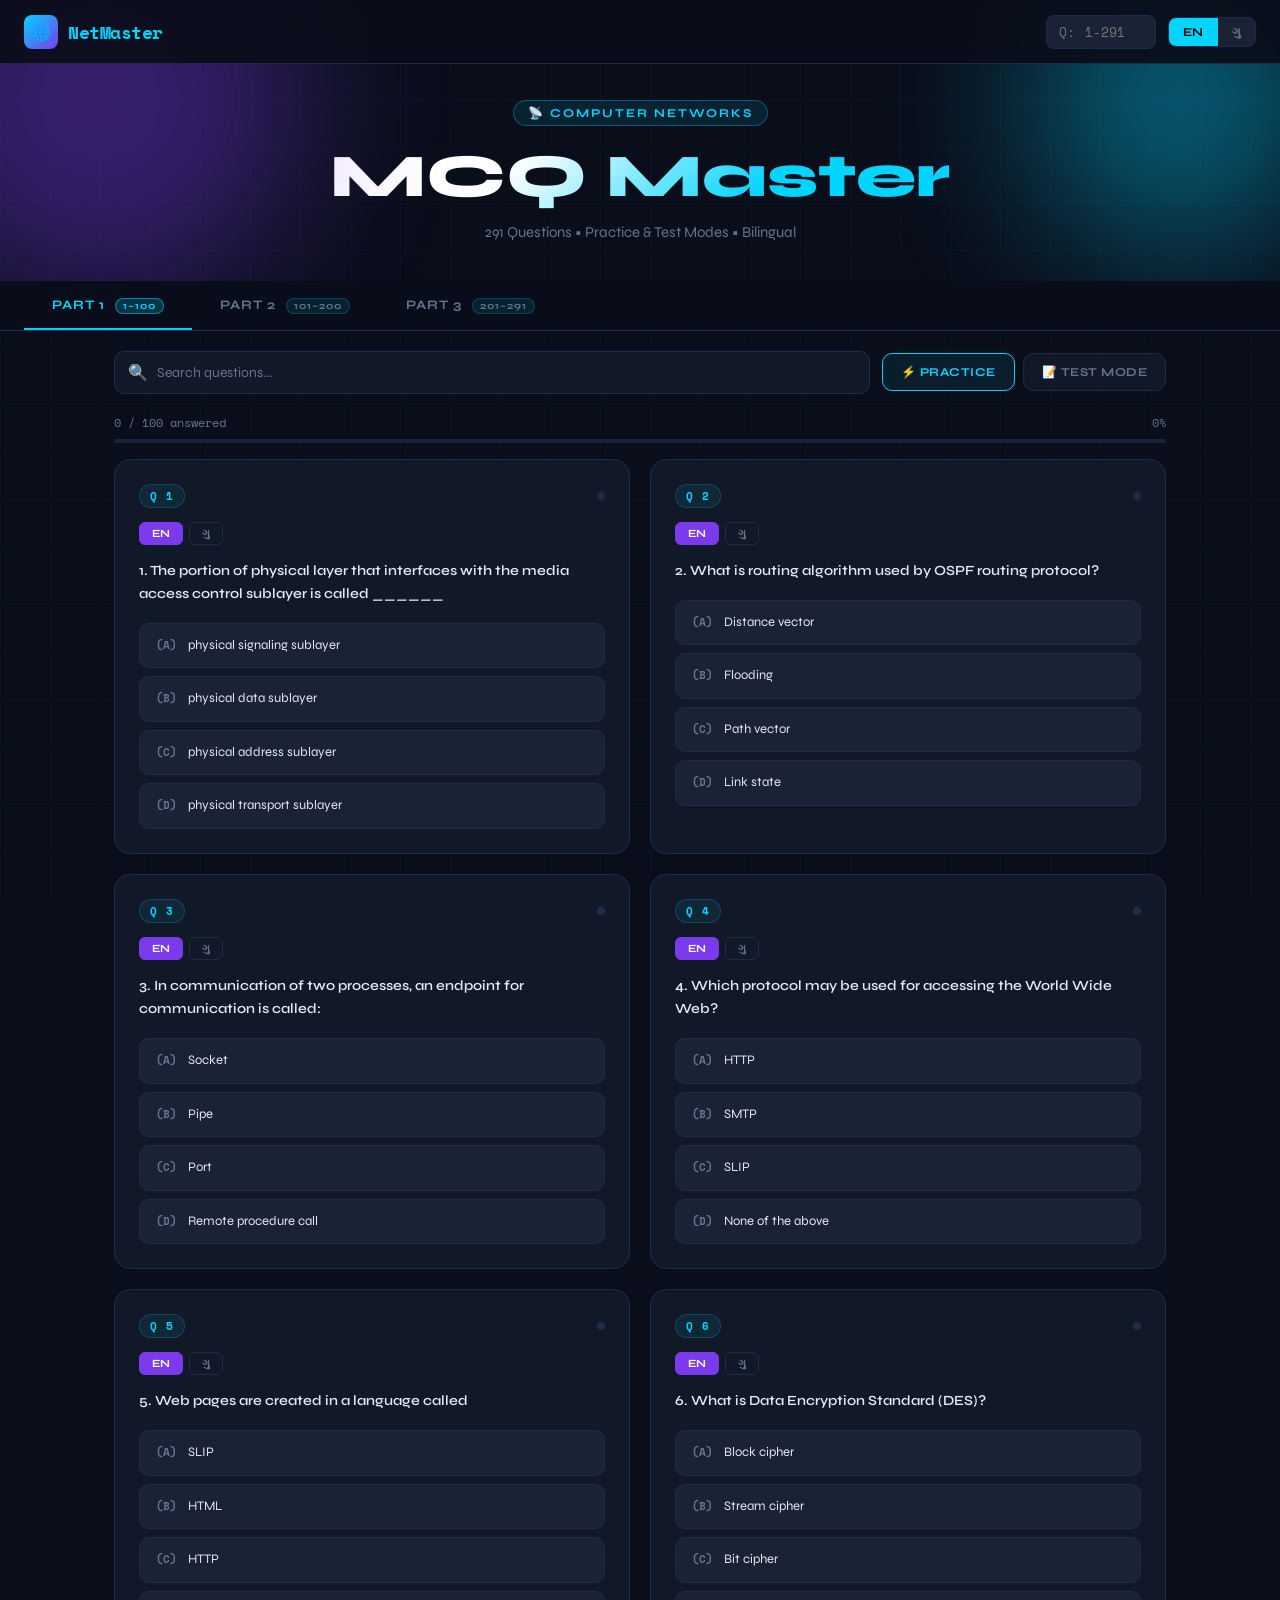
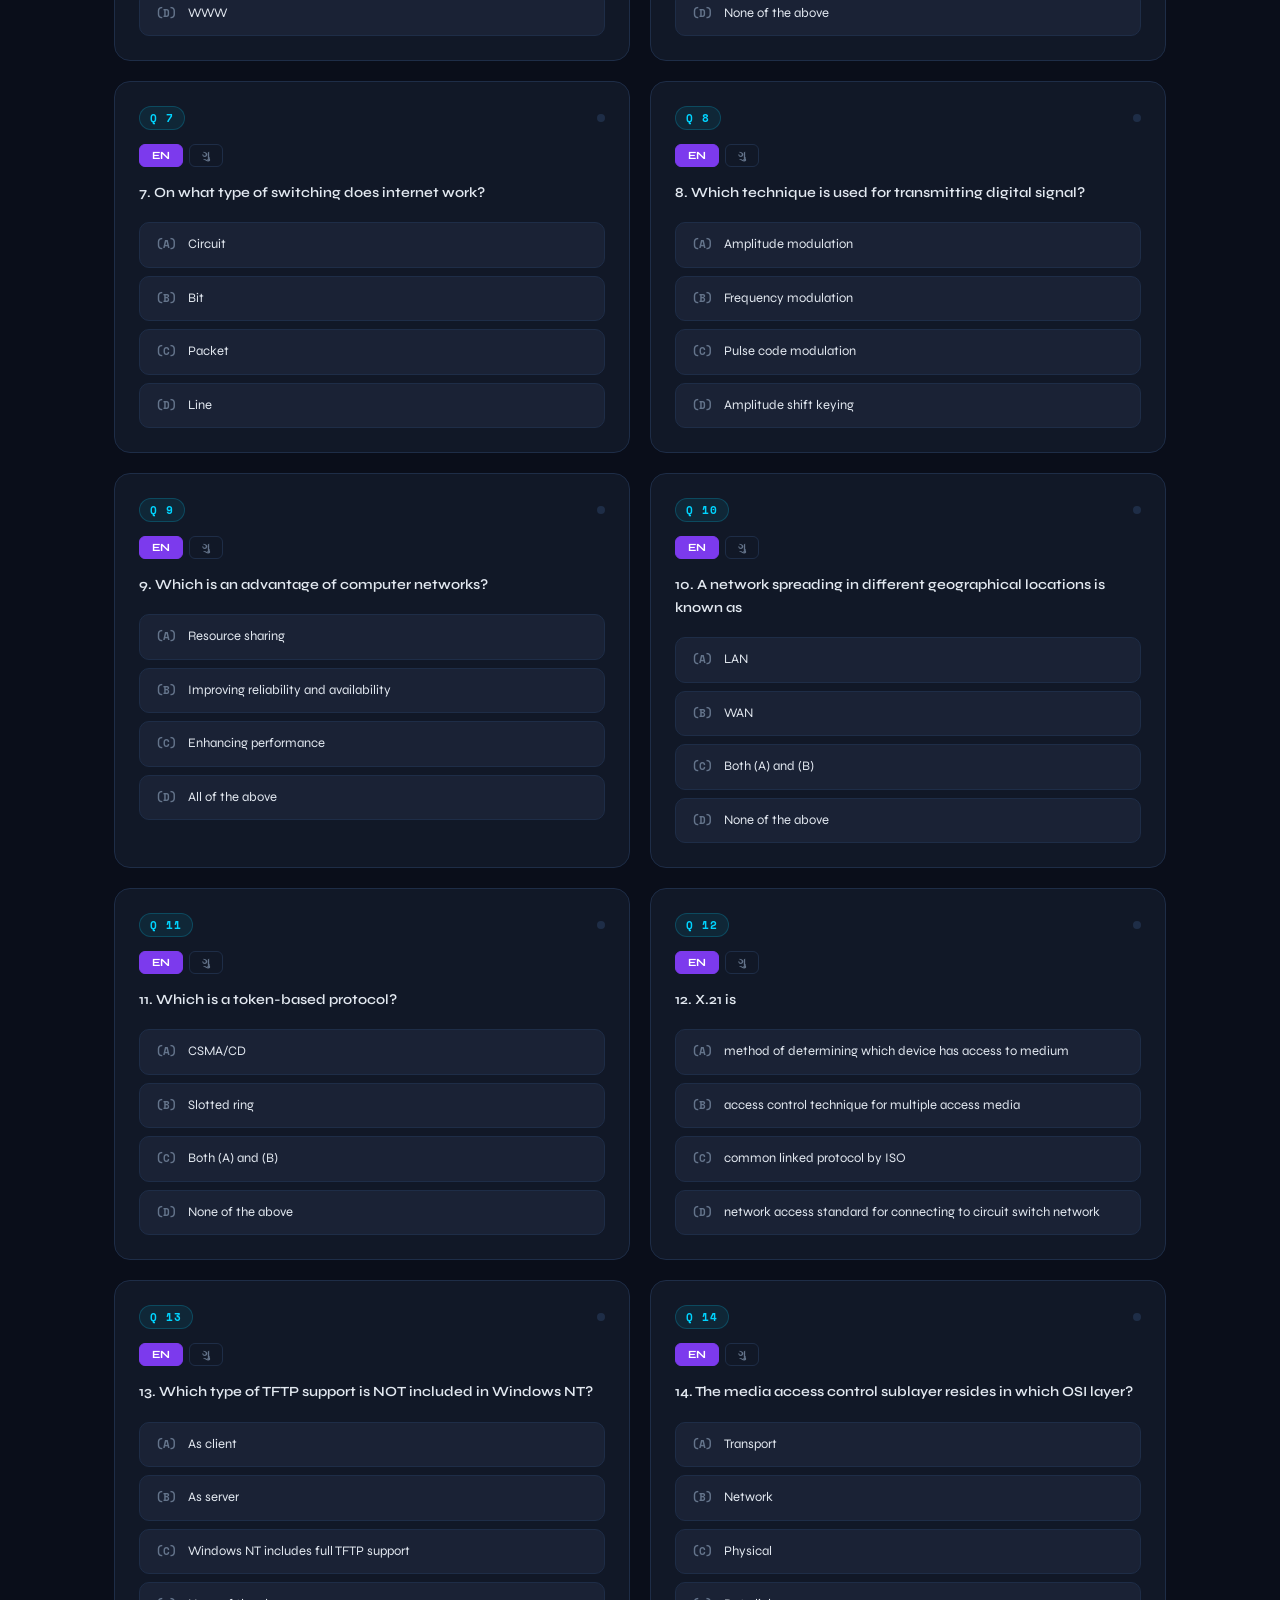
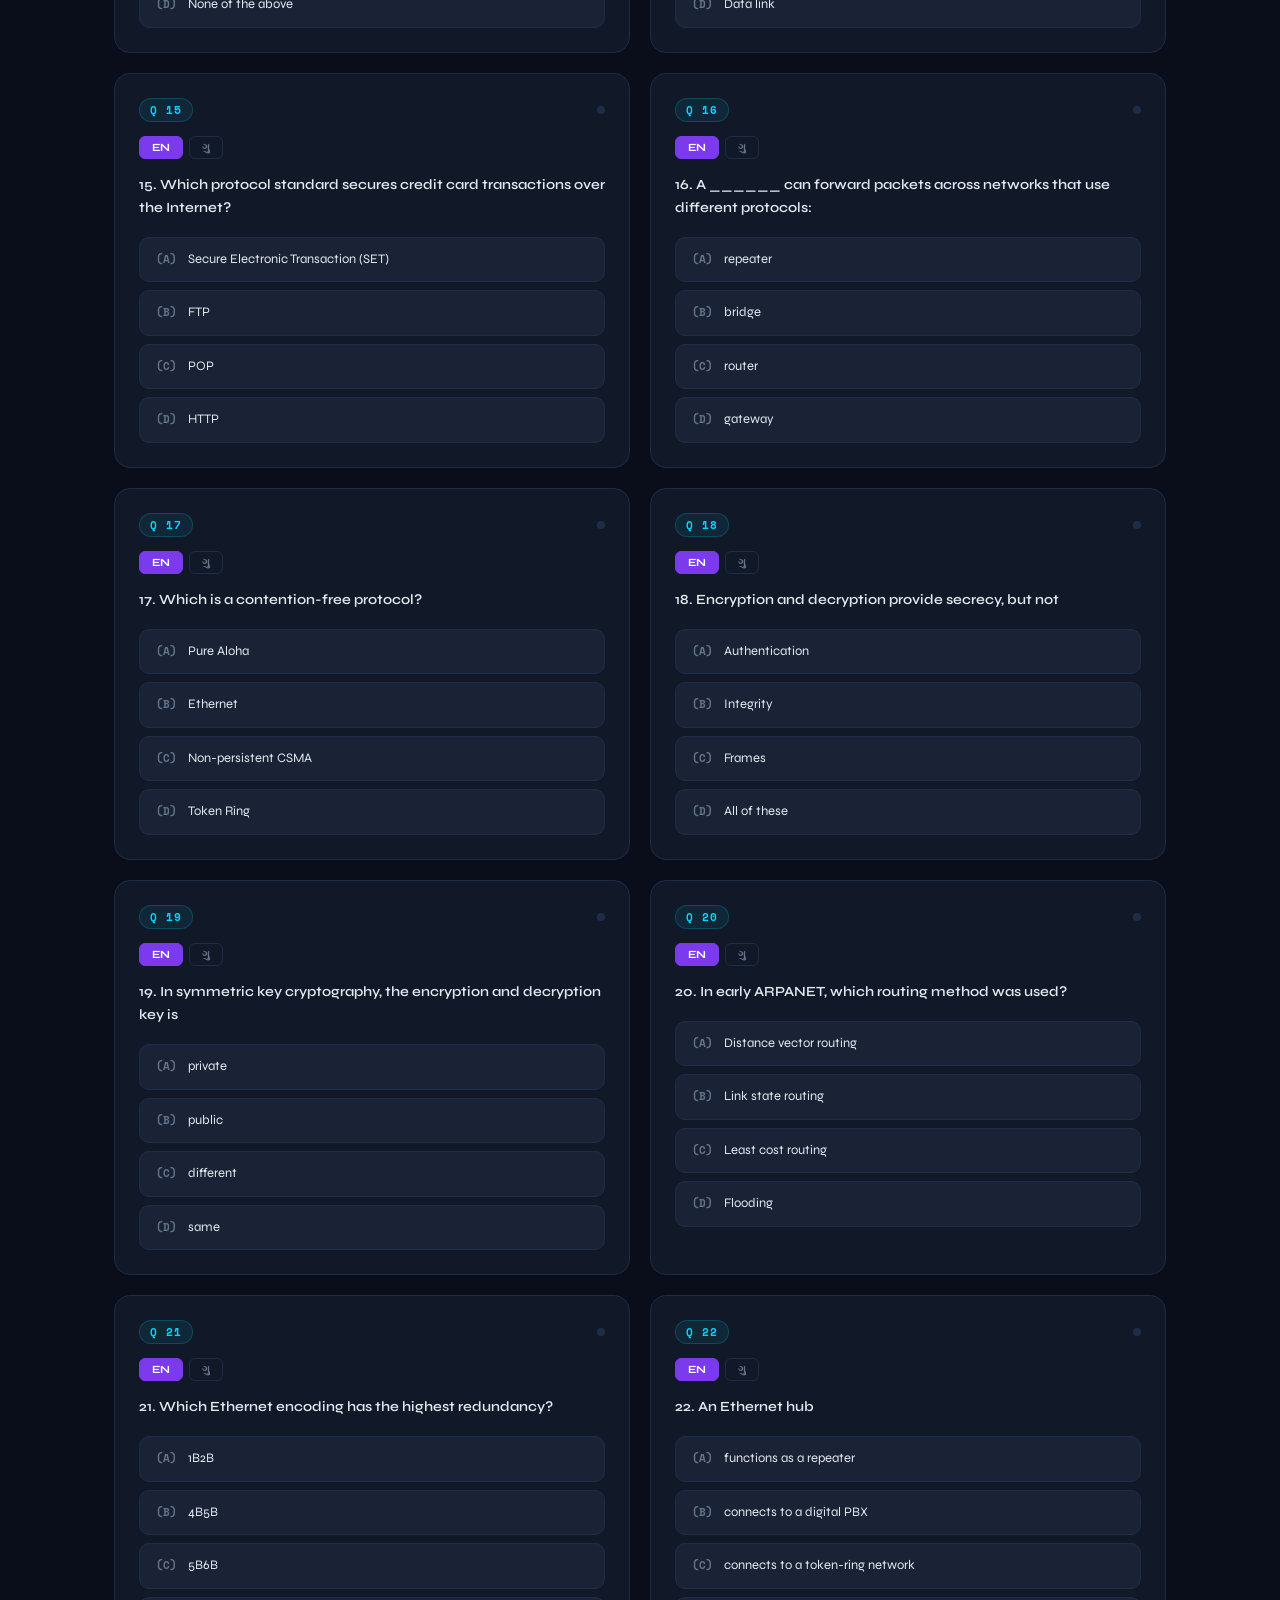
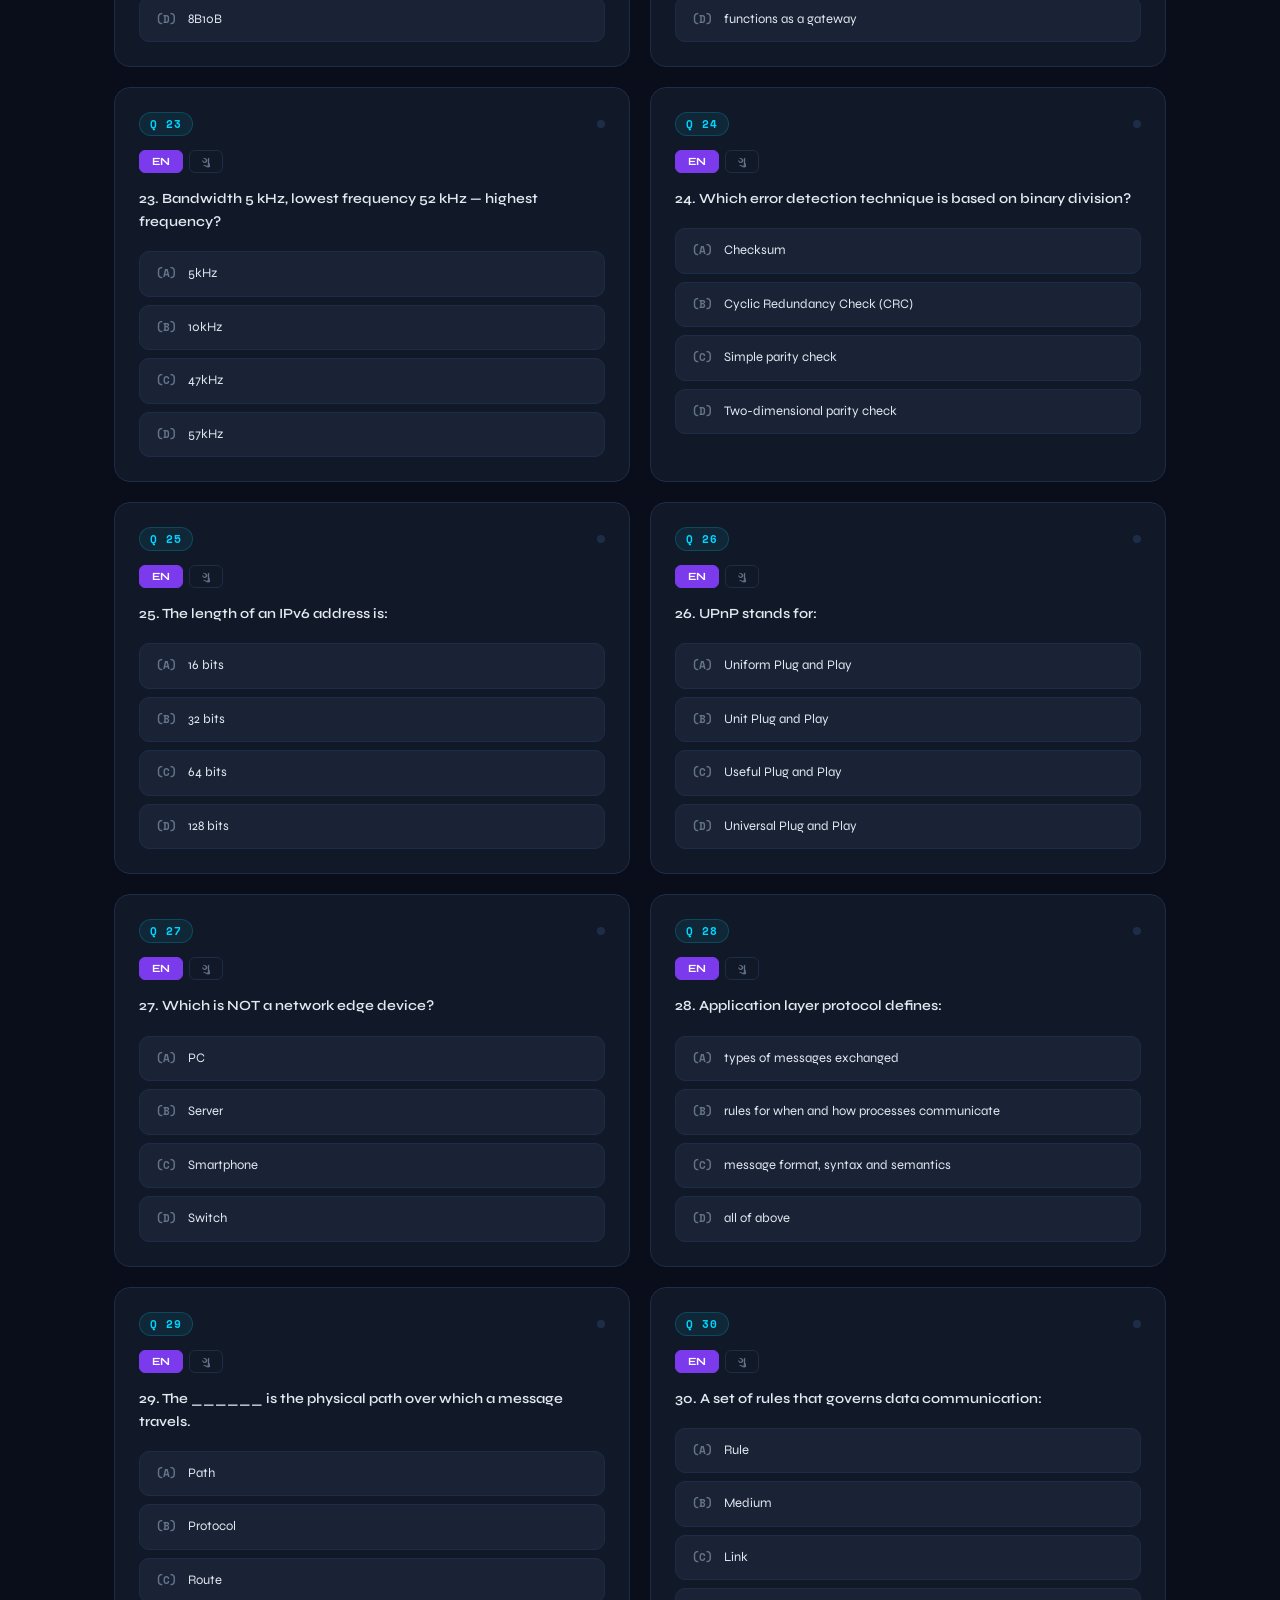
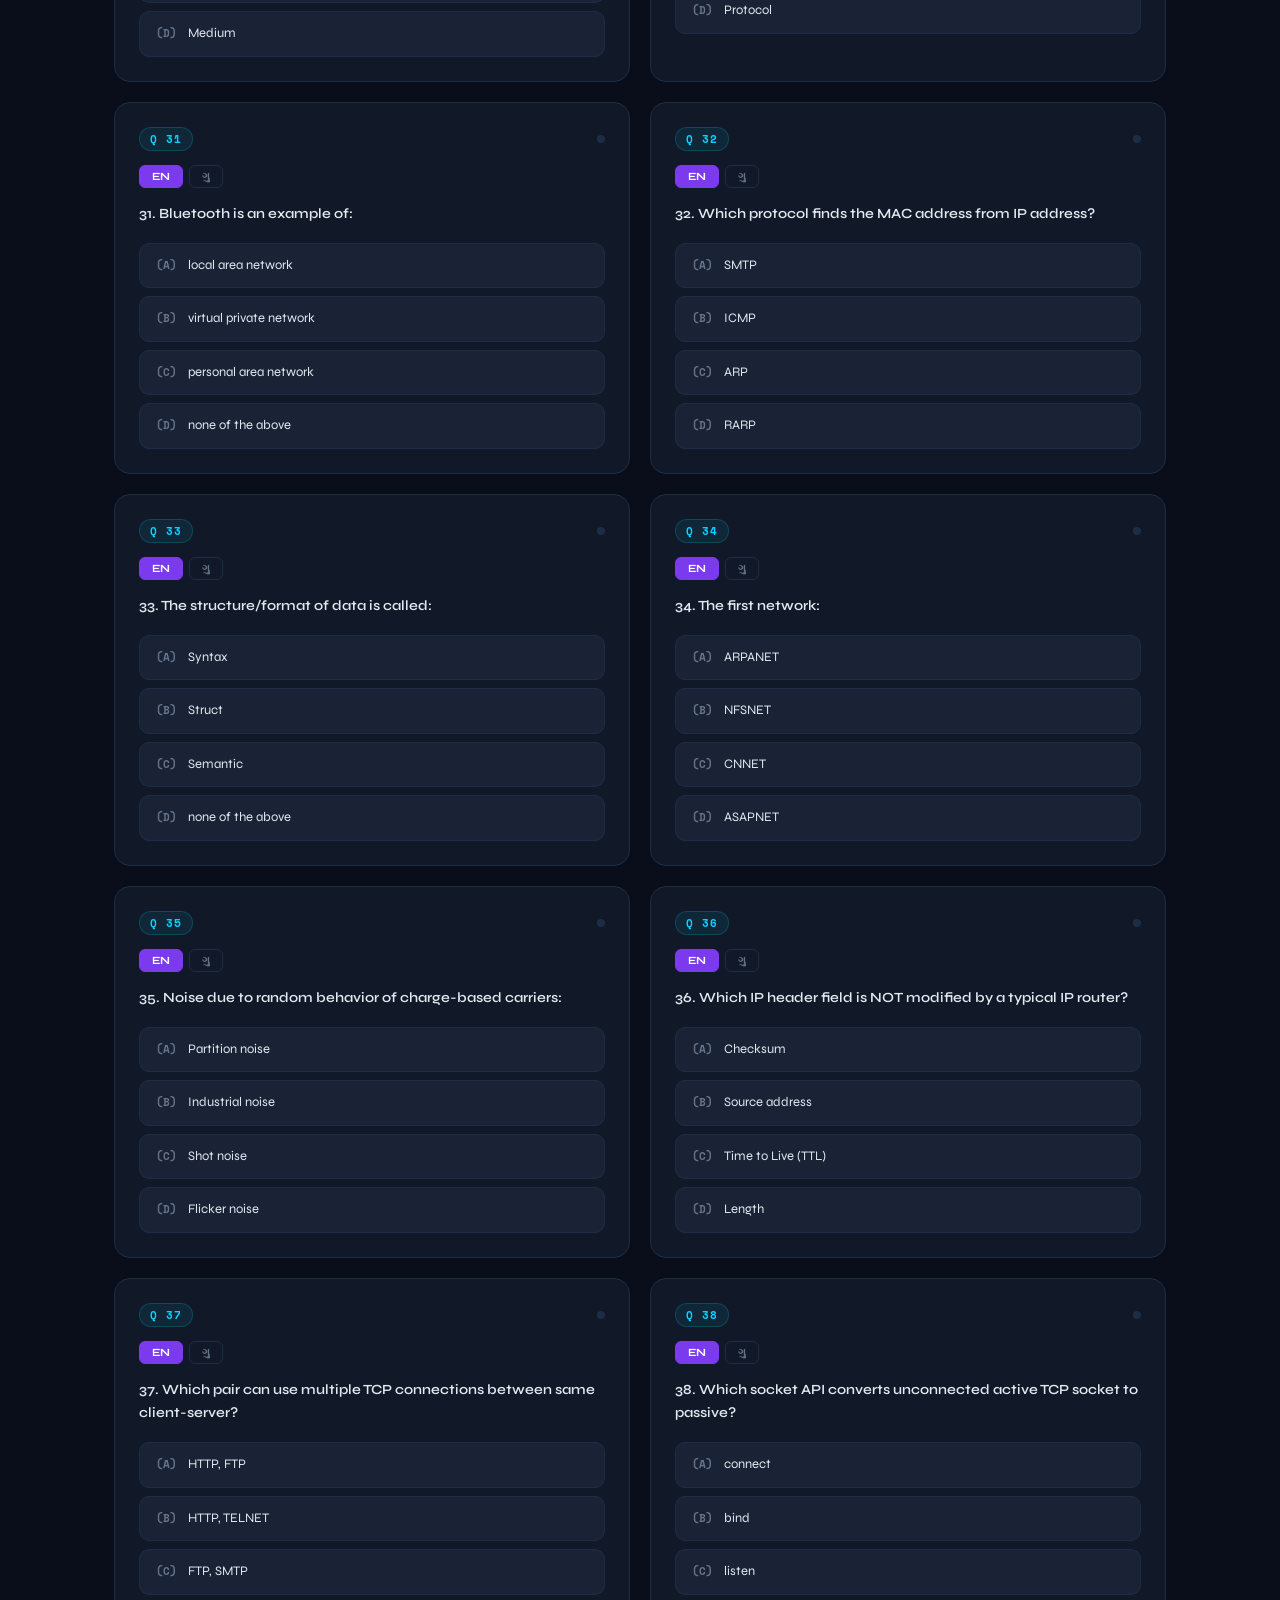
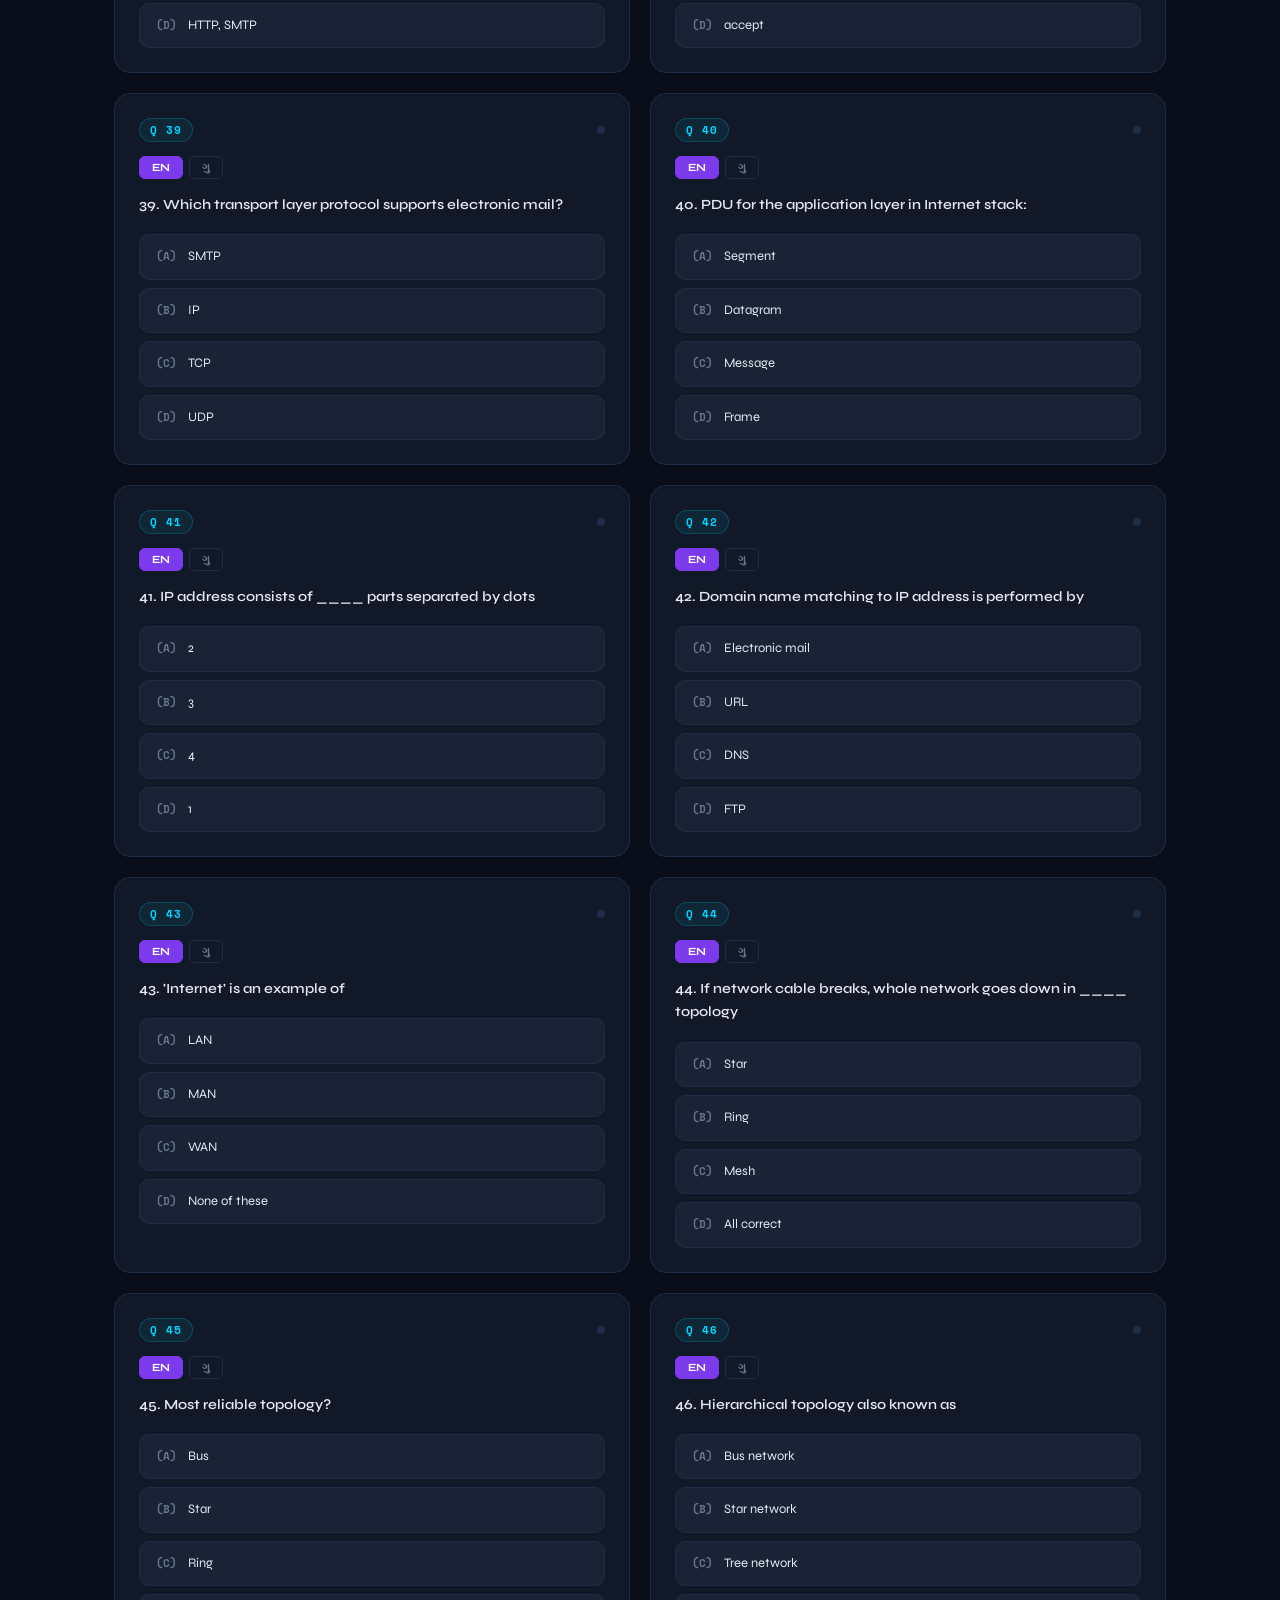
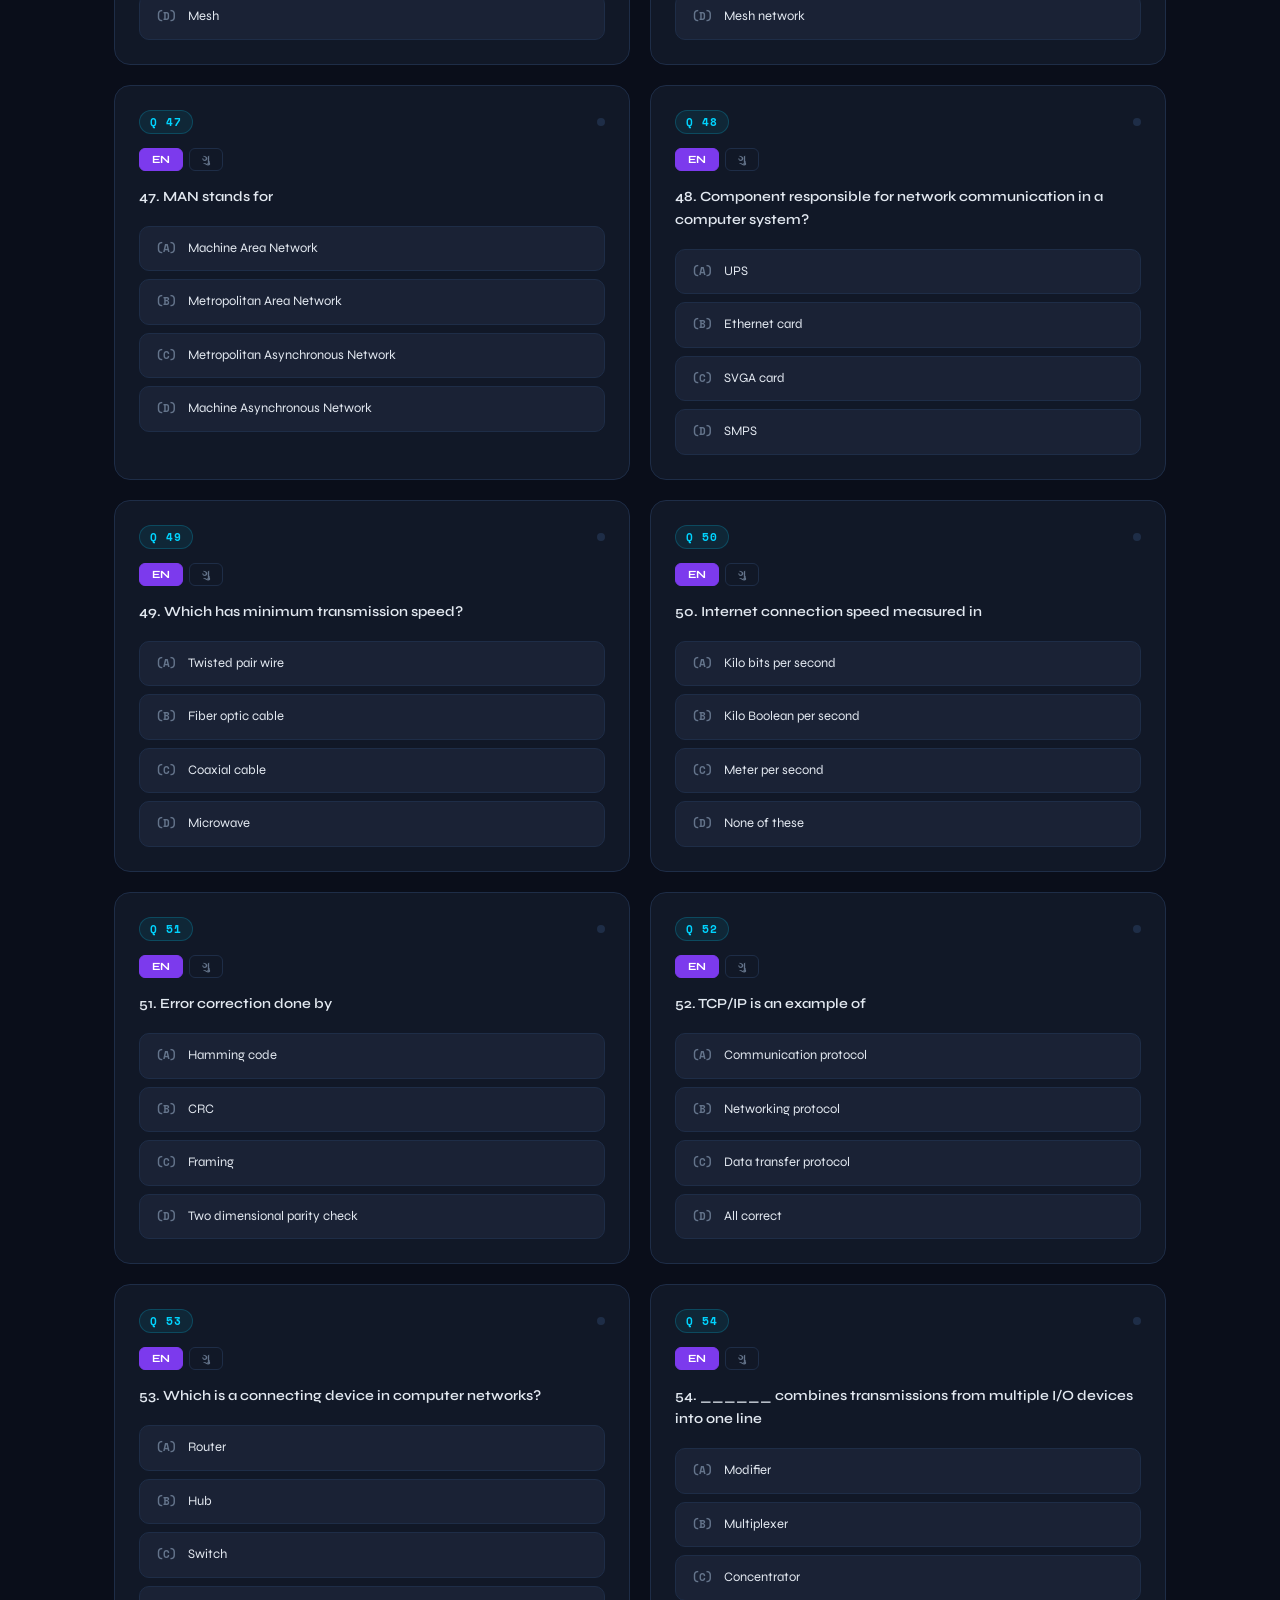
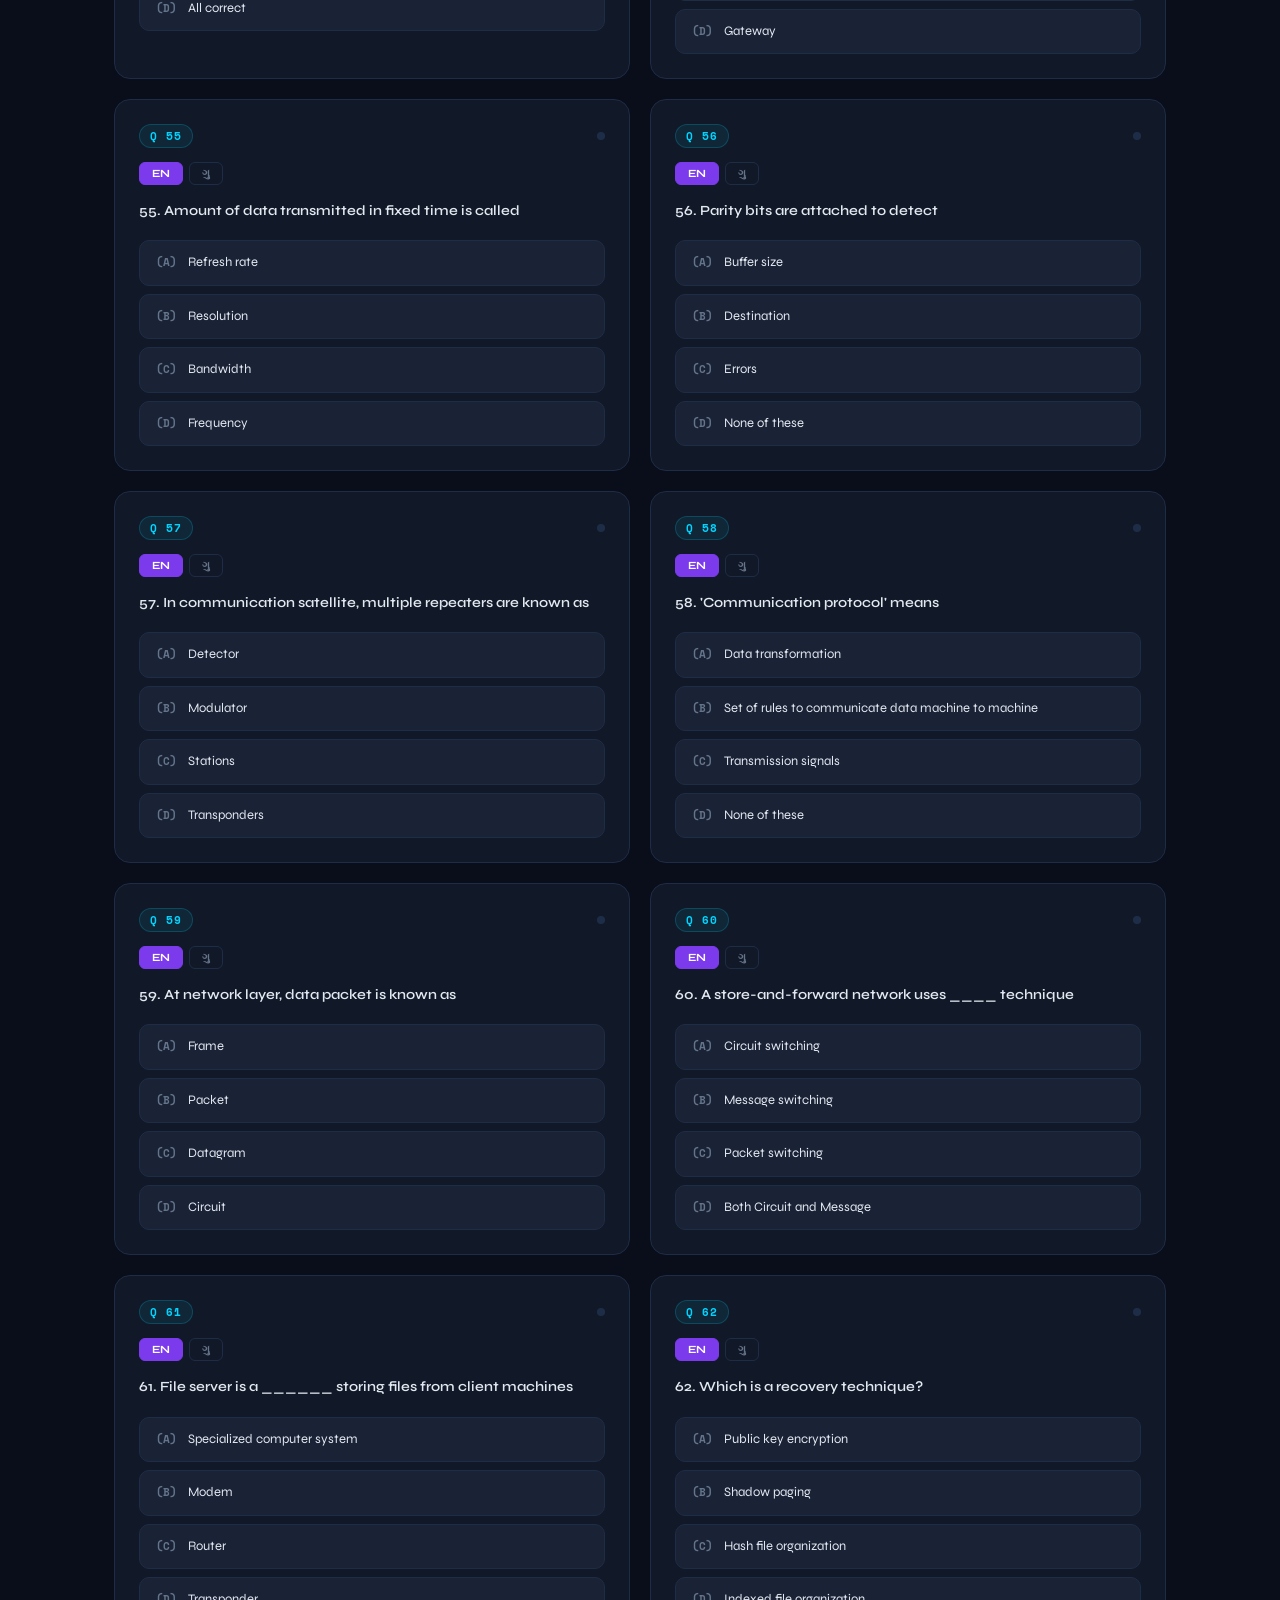
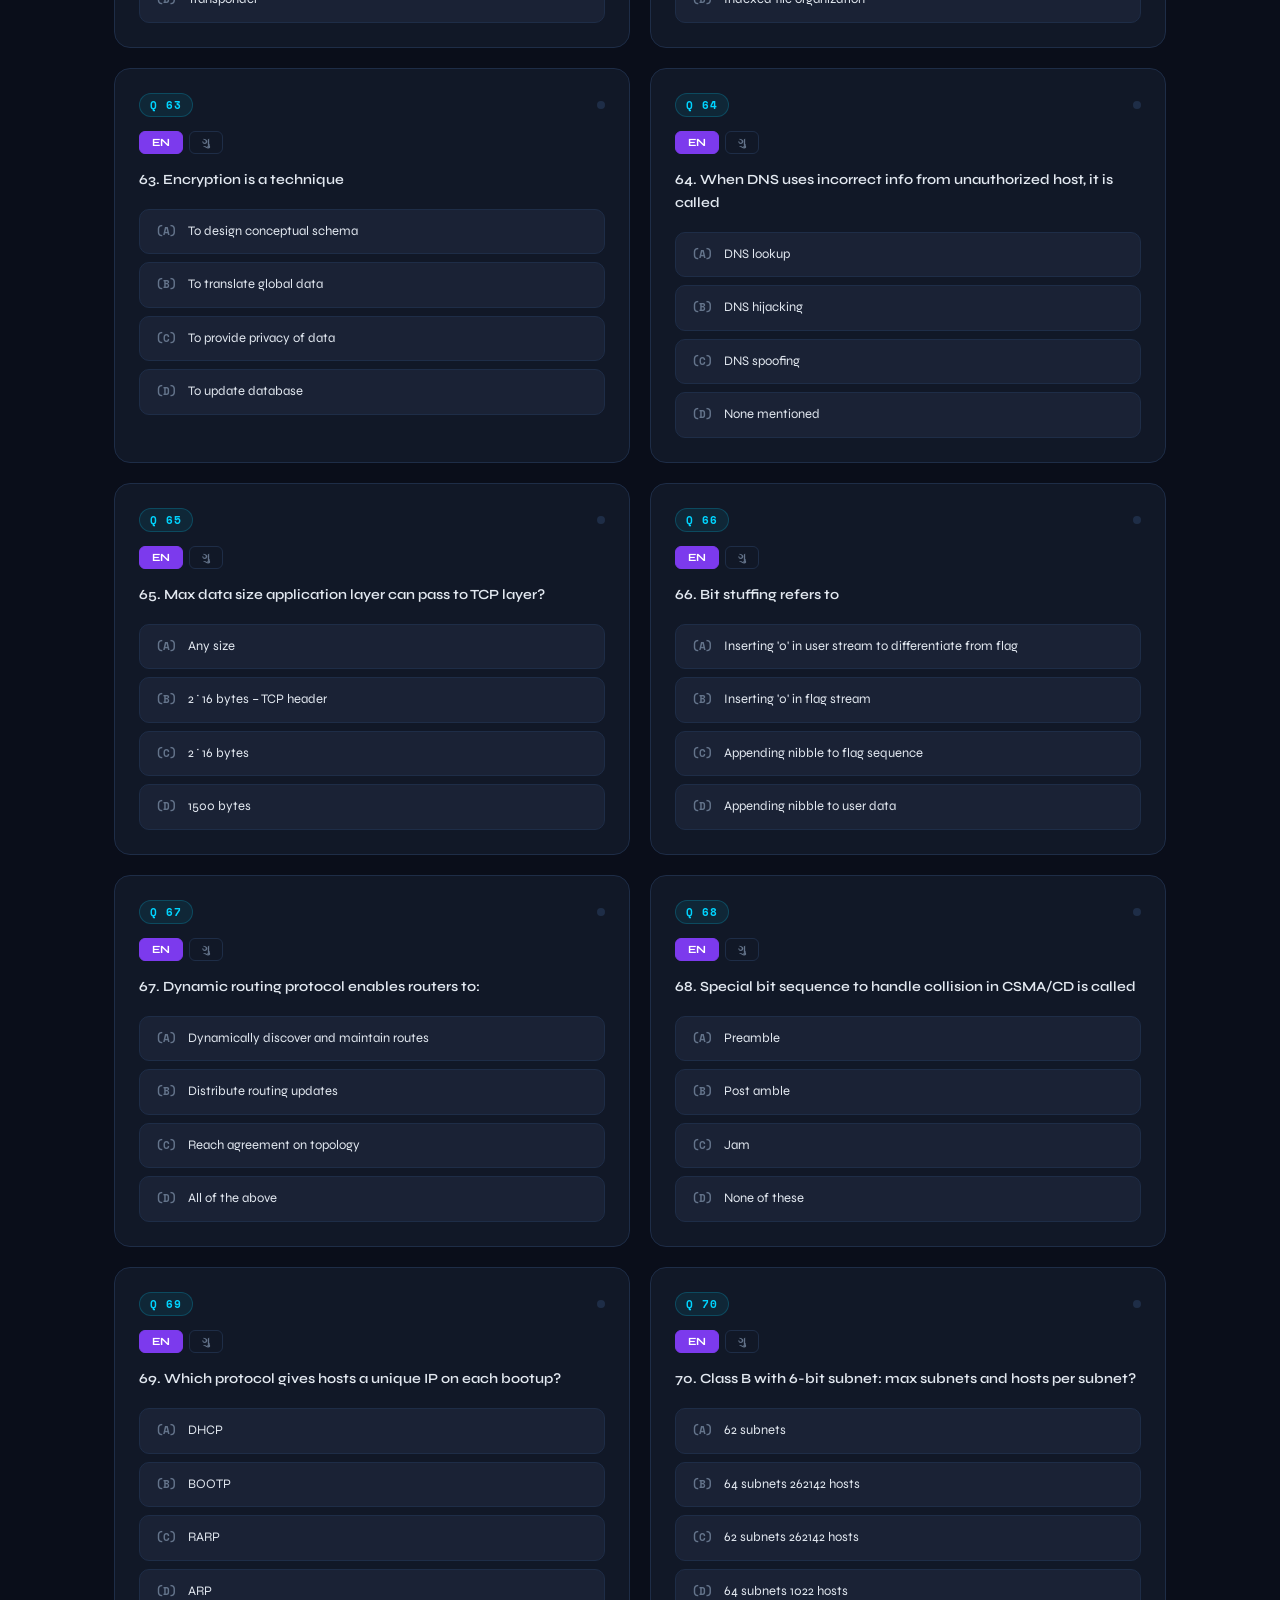
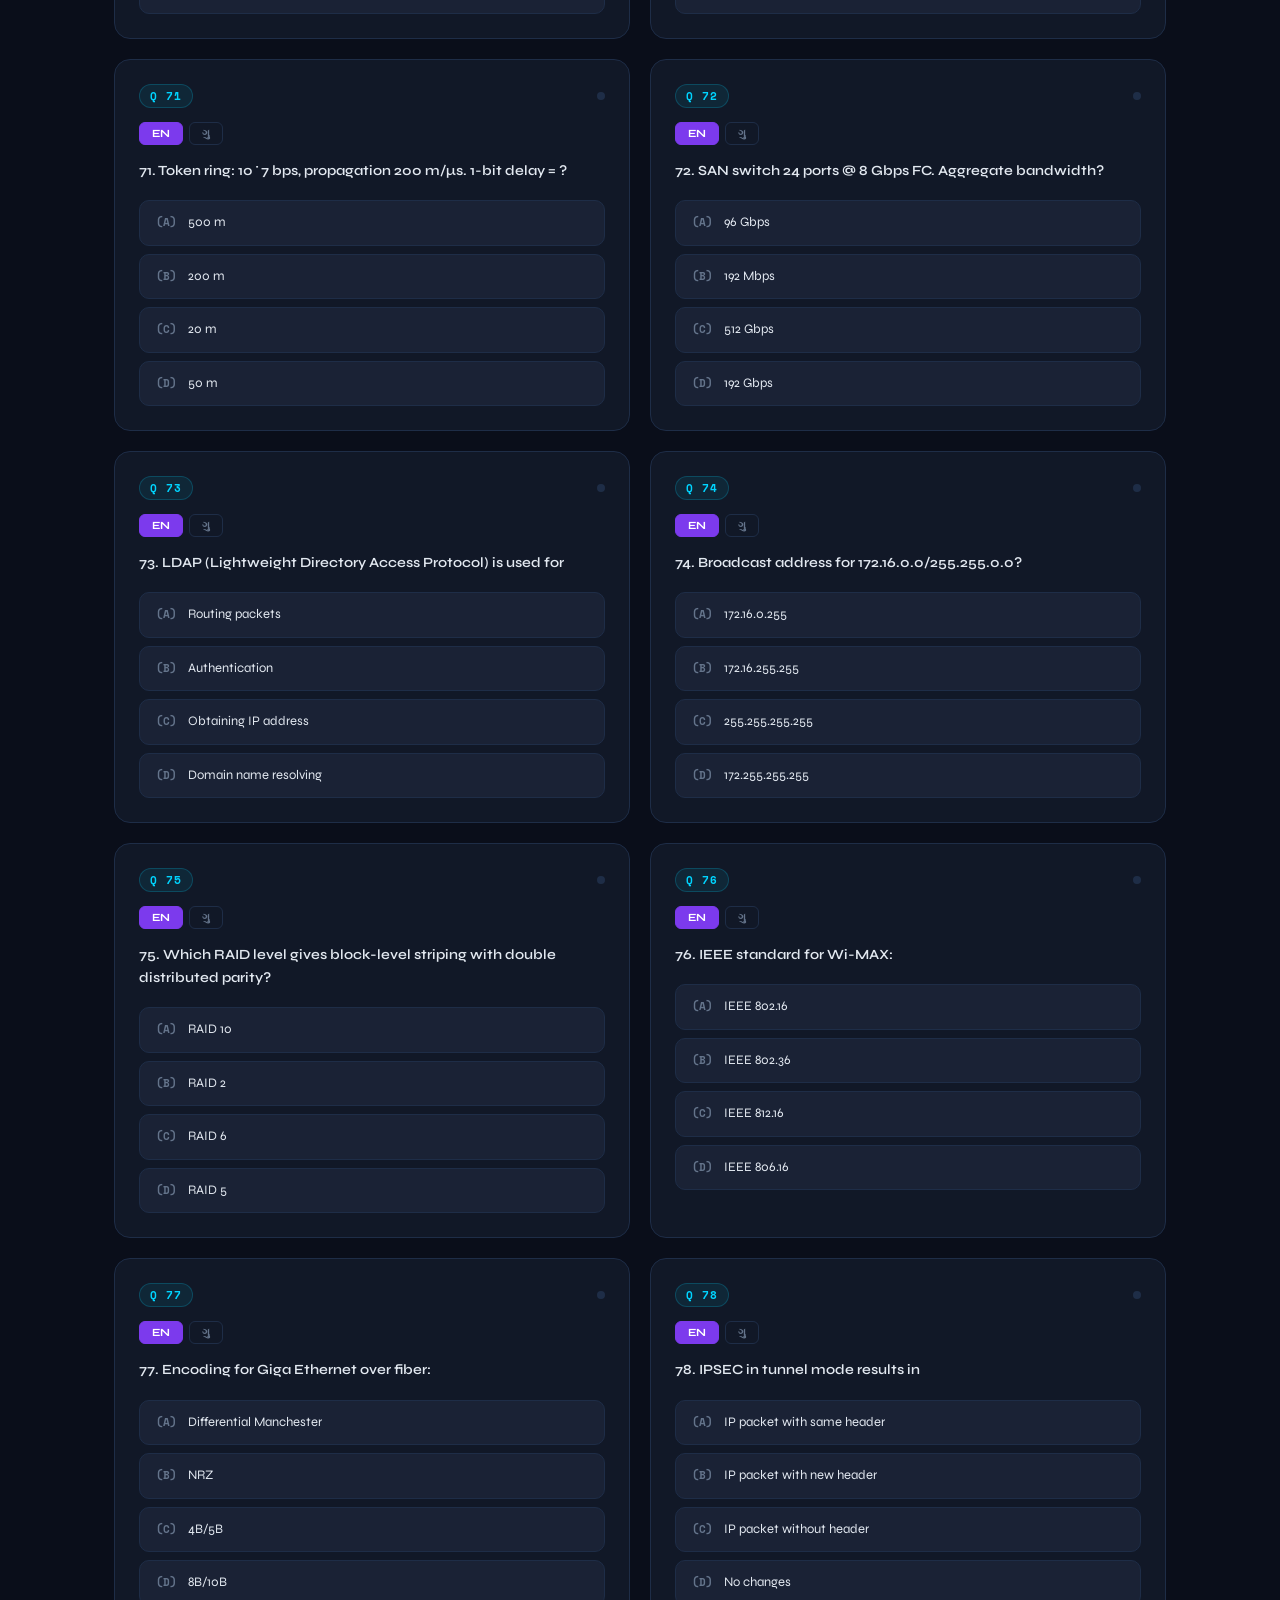
<file: wireless psi study Resources/ch -7/cn mcq.html>
<!DOCTYPE html>
<html lang="en">
<head>
<meta charset="UTF-8">
<meta name="viewport" content="width=device-width, initial-scale=1.0">
<title>NetMaster • Computer Networks MCQ</title>
<link href="https://fonts.googleapis.com/css2?family=Space+Mono:ital,wght@0,400;0,700;1,400&family=Syne:wght@400;600;700;800&family=Noto+Sans+Gujarati:wght@400;500;700&display=swap" rel="stylesheet">
<style>
:root {
  --bg: #0a0e1a;
  --surface: #111827;
  --surface2: #1a2235;
  --border: #1e2d47;
  --accent: #00d4ff;
  --accent2: #7c3aed;
  --accent3: #10b981;
  --danger: #ef4444;
  --text: #e2e8f0;
  --muted: #64748b;
  --gold: #f59e0b;
  --glow: 0 0 30px rgba(0,212,255,0.15);
}

* { margin:0; padding:0; box-sizing:border-box; }

body {
  font-family: 'Syne', sans-serif;
  background: var(--bg);
  color: var(--text);
  min-height: 100vh;
  overflow-x: hidden;
}

/* Grid background */
body::before {
  content:'';
  position:fixed;
  inset:0;
  background-image:
    linear-gradient(rgba(0,212,255,0.03) 1px, transparent 1px),
    linear-gradient(90deg, rgba(0,212,255,0.03) 1px, transparent 1px);
  background-size:50px 50px;
  pointer-events:none;
  z-index:0;
}

/* HEADER */
.header {
  position:fixed; top:0; left:0; right:0; z-index:100;
  background: rgba(10,14,26,0.92);
  backdrop-filter: blur(20px);
  border-bottom: 1px solid var(--border);
  padding: 0 24px;
  height: 64px;
  display:flex; align-items:center; justify-content:space-between;
  transition: transform 0.3s ease;
}
.header.hide { transform: translateY(-100%); }

.logo {
  display:flex; align-items:center; gap:10px;
  font-family:'Space Mono', monospace;
  font-size:18px; font-weight:700;
  color: var(--accent);
  letter-spacing:-0.5px;
}
.logo-icon {
  width:34px; height:34px;
  background: linear-gradient(135deg, var(--accent), var(--accent2));
  border-radius:8px;
  display:flex; align-items:center; justify-content:center;
  font-size:16px;
}

.header-controls { display:flex; align-items:center; gap:12px; }

.goto-wrap {
  display:flex; align-items:center; gap:8px;
  background: var(--surface2);
  border: 1px solid var(--border);
  border-radius:8px;
  padding: 6px 12px;
  font-size:13px;
  font-family:'Space Mono',monospace;
  color: var(--muted);
}
.goto-wrap input {
  background:transparent; border:none; outline:none;
  color: var(--accent); width:60px; font-size:13px;
  font-family:'Space Mono',monospace; text-align:center;
}

.lang-toggle {
  display:flex;
  background: var(--surface2);
  border: 1px solid var(--border);
  border-radius:8px;
  overflow:hidden;
}
.lang-toggle button {
  padding: 7px 14px; border:none; cursor:pointer;
  font-size:12px; font-weight:700; font-family:'Syne',sans-serif;
  background:transparent; color:var(--muted);
  transition:all 0.2s;
  letter-spacing:0.5px;
}
.lang-toggle button.active { background:var(--accent); color:#000; }

/* HERO */
.hero {
  position:relative; z-index:1;
  min-height: 280px;
  display:flex; flex-direction:column; align-items:center; justify-content:center;
  padding: 100px 24px 40px;
  text-align:center;
  overflow:hidden;
}
.hero-orb {
  position:absolute;
  border-radius:50%;
  filter:blur(80px);
  opacity:0.4;
  pointer-events:none;
}
.orb1 { width:400px; height:400px; background:var(--accent2); top:-100px; left:-100px; }
.orb2 { width:300px; height:300px; background:var(--accent); top:-50px; right:-50px; }

.hero-badge {
  display:inline-flex; align-items:center; gap:6px;
  background: rgba(0,212,255,0.1);
  border: 1px solid rgba(0,212,255,0.3);
  border-radius:20px;
  padding: 5px 14px;
  font-size:12px; color:var(--accent); font-weight:700;
  letter-spacing:2px; text-transform:uppercase;
  margin-bottom:18px;
}
.hero h1 {
  font-size: clamp(2rem, 5vw, 3.8rem);
  font-weight:800;
  line-height:1.1;
  background: linear-gradient(135deg, #fff 30%, var(--accent) 70%);
  -webkit-background-clip:text; -webkit-text-fill-color:transparent;
  background-clip:text;
  margin-bottom:12px;
}
.hero p { color:var(--muted); font-size:15px; }

/* PART TABS */
.part-tabs {
  position:sticky; top:64px; z-index:90;
  background: rgba(10,14,26,0.95);
  backdrop-filter:blur(20px);
  border-bottom: 1px solid var(--border);
  padding: 0 24px;
  display:flex; align-items:center; gap:0;
  overflow-x:auto;
  scrollbar-width:none;
}
.part-tabs::-webkit-scrollbar { display:none; }

.part-tab {
  position:relative;
  padding: 16px 28px;
  border:none; background:transparent;
  color: var(--muted); cursor:pointer;
  font-family:'Syne',sans-serif;
  font-size:13px; font-weight:700;
  letter-spacing:1px; text-transform:uppercase;
  white-space:nowrap;
  transition: color 0.2s;
}
.part-tab::after {
  content:'';
  position:absolute; bottom:0; left:0; right:0; height:2px;
  background: var(--accent);
  transform: scaleX(0);
  transition: transform 0.2s;
}
.part-tab.active { color:var(--accent); }
.part-tab.active::after { transform:scaleX(1); }
.part-tab:hover:not(.active) { color: var(--text); }

.tab-badge {
  display:inline-block;
  background: rgba(0,212,255,0.1);
  border: 1px solid rgba(0,212,255,0.2);
  border-radius:10px;
  padding:1px 7px; font-size:10px;
  margin-left:6px; vertical-align:middle;
}
.part-tab.active .tab-badge {
  background: rgba(0,212,255,0.2);
  border-color: rgba(0,212,255,0.5);
}

/* TOOLBAR */
.toolbar {
  position:relative; z-index:1;
  padding: 20px 24px;
  display:flex; align-items:center; gap:12px;
  flex-wrap:wrap;
  max-width:1100px; margin:0 auto;
}
.search-wrap {
  flex:1; min-width:200px;
  position:relative;
}
.search-wrap input {
  width:100%;
  background: var(--surface);
  border: 1px solid var(--border);
  border-radius:10px;
  padding: 12px 16px 12px 42px;
  color: var(--text); font-size:14px;
  font-family:'Syne',sans-serif;
  outline:none;
  transition: border-color 0.2s;
}
.search-wrap input:focus { border-color: var(--accent); }
.search-wrap input::placeholder { color:var(--muted); }
.search-icon {
  position:absolute; left:14px; top:50%; transform:translateY(-50%);
  color:var(--muted); font-size:16px; pointer-events:none;
}

.mode-btns { display:flex; gap:8px; }
.mode-btn {
  padding: 11px 18px;
  border: 1px solid var(--border);
  border-radius:10px;
  background: var(--surface);
  color: var(--muted);
  font-family:'Syne',sans-serif;
  font-size:12px; font-weight:700;
  letter-spacing:0.5px; text-transform:uppercase;
  cursor:pointer; transition:all 0.2s;
  white-space:nowrap;
}
.mode-btn.active {
  border-color: var(--accent);
  color: var(--accent);
  background: rgba(0,212,255,0.08);
}

/* PROGRESS BAR */
.progress-wrap {
  position:relative; z-index:1;
  padding: 0 24px 16px;
  max-width:1100px; margin:0 auto;
}
.progress-info {
  display:flex; justify-content:space-between; align-items:center;
  margin-bottom:8px; font-size:12px; color:var(--muted);
  font-family:'Space Mono',monospace;
}
.progress-bar {
  height:4px; background:var(--surface2); border-radius:2px; overflow:hidden;
}
.progress-fill {
  height:100%;
  background: linear-gradient(90deg, var(--accent), var(--accent2));
  border-radius:2px;
  transition: width 0.4s ease;
  width:0%;
}

/* MCQ CONTAINER */
.mcq-container {
  position:relative; z-index:1;
  max-width:1100px; margin:0 auto;
  padding: 0 24px 40px;
  display:grid;
  grid-template-columns: repeat(auto-fill, minmax(480px, 1fr));
  gap:20px;
}

/* MCQ CARD */
.mcq-card {
  background: var(--surface);
  border: 1px solid var(--border);
  border-radius:16px;
  padding: 24px;
  transition: border-color 0.2s, transform 0.2s, box-shadow 0.2s;
  position:relative;
  overflow:hidden;
}
.mcq-card::before {
  content:'';
  position:absolute; top:0; left:0; right:0; height:2px;
  background: linear-gradient(90deg, transparent, var(--accent), transparent);
  opacity:0;
  transition:opacity 0.3s;
}
.mcq-card:hover { border-color: rgba(0,212,255,0.3); box-shadow: var(--glow); transform:translateY(-2px); }
.mcq-card:hover::before { opacity:1; }
.mcq-card.answered { border-color: rgba(16,185,129,0.3); }
.mcq-card.answered::before { background: linear-gradient(90deg, transparent, var(--accent3), transparent); opacity:1; }

.card-header {
  display:flex; justify-content:space-between; align-items:center;
  margin-bottom:14px;
}
.q-num {
  font-family:'Space Mono',monospace;
  font-size:11px; font-weight:700;
  color:var(--accent);
  letter-spacing:1px;
  background: rgba(0,212,255,0.08);
  border: 1px solid rgba(0,212,255,0.2);
  padding:3px 10px; border-radius:20px;
}
.q-status {
  width:8px; height:8px; border-radius:50%;
  background: var(--border);
  transition: background 0.3s;
}
.q-status.correct { background: var(--accent3); box-shadow: 0 0 8px var(--accent3); }
.q-status.wrong { background: var(--danger); box-shadow: 0 0 8px var(--danger); }

.card-lang {
  display:flex; gap:6px; margin-bottom:14px;
}
.card-lang button {
  padding:4px 12px; border-radius:6px;
  border: 1px solid var(--border);
  background:transparent; color:var(--muted);
  font-size:11px; font-weight:700; cursor:pointer;
  font-family:'Syne',sans-serif;
  transition:all 0.2s;
}
.card-lang button.active { background:var(--accent2); border-color:var(--accent2); color:#fff; }

.question-text {
  font-size:14px; font-weight:600; line-height:1.65;
  color: var(--text);
  margin-bottom:18px;
}

.options-grid { display:flex; flex-direction:column; gap:8px; }

.option-btn {
  display:flex; align-items:flex-start; gap:10px;
  padding: 12px 16px;
  background: var(--surface2);
  border: 1px solid var(--border);
  border-radius:10px;
  cursor:pointer; text-align:left; width:100%;
  transition: all 0.2s;
  color: var(--text); font-size:13px;
  font-family:'Syne',sans-serif; line-height:1.5;
}
.option-btn:hover:not(:disabled) {
  border-color: rgba(0,212,255,0.4);
  background: rgba(0,212,255,0.05);
}
.option-btn:disabled { cursor:default; }
.option-btn .opt-label {
  font-family:'Space Mono',monospace;
  font-size:11px; font-weight:700;
  color:var(--muted); min-width:22px;
  flex-shrink:0; margin-top:1px;
}
.option-btn.selected { border-color:var(--accent2); background:rgba(124,58,237,0.12); }
.option-btn.correct { border-color:var(--accent3)!important; background:rgba(16,185,129,0.12)!important; color:var(--accent3)!important; }
.option-btn.correct .opt-label { color:var(--accent3)!important; }
.option-btn.wrong { border-color:var(--danger)!important; background:rgba(239,68,68,0.12)!important; color:var(--danger)!important; }
.option-btn.wrong .opt-label { color:var(--danger)!important; }

.answer-reveal {
  margin-top:14px;
  padding:12px 16px;
  background: rgba(16,185,129,0.08);
  border: 1px solid rgba(16,185,129,0.25);
  border-radius:10px;
  font-size:12px; color:var(--accent3);
  font-family:'Space Mono',monospace;
  display:none;
}
.answer-reveal strong { color:var(--accent3); }

/* FOOTER / SUBMIT */
.test-footer {
  position:relative; z-index:1;
  max-width:1100px; margin:0 auto 60px;
  padding: 0 24px;
  display:none;
}
.submit-row {
  background: var(--surface);
  border: 1px solid var(--border);
  border-radius:16px;
  padding: 28px 32px;
  display:flex; align-items:center; justify-content:space-between;
  gap:20px; flex-wrap:wrap;
}
.submit-info { font-size:14px; color:var(--muted); }
.submit-info strong { color:var(--text); display:block; font-size:22px; margin-bottom:4px; }
.btn-submit {
  padding: 14px 40px;
  background: linear-gradient(135deg, var(--accent), var(--accent2));
  border:none; border-radius:10px;
  color:#000; font-family:'Syne',sans-serif;
  font-size:14px; font-weight:800;
  cursor:pointer; letter-spacing:1px; text-transform:uppercase;
  transition: transform 0.2s, box-shadow 0.2s;
}
.btn-submit:hover { transform:translateY(-2px); box-shadow:0 8px 24px rgba(0,212,255,0.3); }

/* SCORE MODAL */
.modal-overlay {
  position:fixed; inset:0; z-index:1000;
  background:rgba(0,0,0,0.8); backdrop-filter:blur(8px);
  display:flex; align-items:center; justify-content:center;
  padding:20px;
  opacity:0; pointer-events:none; transition:opacity 0.3s;
}
.modal-overlay.show { opacity:1; pointer-events:all; }
.modal {
  background:var(--surface);
  border:1px solid var(--border);
  border-radius:20px; padding:40px;
  max-width:480px; width:100%;
  text-align:center;
  transform:scale(0.9); transition:transform 0.3s;
  position:relative;
}
.modal-overlay.show .modal { transform:scale(1); }

.modal-icon { font-size:56px; margin-bottom:16px; }
.modal h2 { font-size:2rem; font-weight:800; margin-bottom:8px; }
.score-big {
  font-size:4rem; font-weight:800;
  font-family:'Space Mono',monospace;
  background: linear-gradient(135deg, var(--accent), var(--gold));
  -webkit-background-clip:text; -webkit-text-fill-color:transparent;
  background-clip:text;
  line-height:1; margin:16px 0;
}
.score-detail { color:var(--muted); font-size:14px; margin-bottom:24px; }
.score-stats {
  display:grid; grid-template-columns:1fr 1fr;
  gap:12px; margin-bottom:28px;
}
.stat-box {
  background:var(--surface2); border:1px solid var(--border);
  border-radius:12px; padding:16px;
}
.stat-box .val { font-size:1.8rem; font-weight:800; font-family:'Space Mono',monospace; }
.stat-box .lbl { font-size:11px; color:var(--muted); text-transform:uppercase; letter-spacing:1px; margin-top:4px; }
.stat-box.c .val { color:var(--accent3); }
.stat-box.w .val { color:var(--danger); }
.modal-btns { display:flex; gap:12px; justify-content:center; }
.modal-btn {
  padding:12px 28px; border-radius:10px;
  font-family:'Syne',sans-serif; font-size:13px; font-weight:700;
  cursor:pointer; text-transform:uppercase; letter-spacing:1px;
  transition:all 0.2s;
}
.modal-btn.primary { background:var(--accent); border:none; color:#000; }
.modal-btn.secondary { background:transparent; border:1px solid var(--border); color:var(--muted); }
.modal-btn:hover { transform:translateY(-2px); }

/* EMPTY STATE */
.empty-state {
  text-align:center; padding:80px 24px;
  color:var(--muted); grid-column:1/-1;
}
.empty-state .icon { font-size:48px; margin-bottom:12px; }

/* SCROLL TOP */
.scroll-top {
  position:fixed; bottom:28px; right:28px; z-index:200;
  width:46px; height:46px;
  background:var(--accent); border:none; border-radius:50%;
  color:#000; font-size:18px; cursor:pointer;
  box-shadow:0 4px 16px rgba(0,212,255,0.4);
  display:flex; align-items:center; justify-content:center;
  opacity:0; transform:translateY(20px);
  transition:all 0.3s;
}
.scroll-top.show { opacity:1; transform:translateY(0); }

/* TOAST */
.toast {
  position:fixed; bottom:80px; left:50%; transform:translateX(-50%) translateY(20px);
  background:var(--surface); border:1px solid var(--border);
  border-radius:10px; padding:12px 24px;
  font-size:13px; color:var(--text);
  z-index:300; opacity:0;
  transition:all 0.3s; white-space:nowrap;
}
.toast.show { opacity:1; transform:translateX(-50%) translateY(0); }

@media (max-width:700px) {
  .mcq-container { grid-template-columns:1fr; padding:0 12px 40px; }
  .hero h1 { font-size:2rem; }
  .header { padding:0 12px; }
  .part-tabs { padding:0 12px; }
  .toolbar { padding:16px 12px; }
  .progress-wrap { padding:0 12px 12px; }
  .submit-row { flex-direction:column; align-items:flex-start; }
}
</style>
</head>
<body>

<!-- HEADER -->
<header class="header" id="header">
  <div class="logo">
    <div class="logo-icon">🌐</div>
    NetMaster
  </div>
  <div class="header-controls">
    <div class="goto-wrap">
      <span>Q:</span>
      <input type="number" id="gotoInput" placeholder="1-291" min="1" max="291"
        onkeydown="if(event.key==='Enter')goTo()">
    </div>
    <div class="lang-toggle">
      <button id="gLangEn" class="active" onclick="setGlobalLang('en')">EN</button>
      <button id="gLangGu" onclick="setGlobalLang('gu')">ગુ</button>
    </div>
  </div>
</header>

<!-- HERO -->
<div class="hero">
  <div class="hero-orb orb1"></div>
  <div class="hero-orb orb2"></div>
  <div class="hero-badge">📡 Computer Networks</div>
  <h1>MCQ Master</h1>
  <p id="heroSub">291 Questions • Practice & Test Modes • Bilingual</p>
</div>

<!-- PART TABS -->
<div class="part-tabs" id="partTabs"></div>

<!-- TOOLBAR -->
<div class="toolbar">
  <div class="search-wrap">
    <span class="search-icon">🔍</span>
    <input type="text" id="searchInput" placeholder="Search questions..." oninput="filterCards()">
  </div>
  <div class="mode-btns">
    <button class="mode-btn active" id="btnPractice" onclick="setMode('practice')">⚡ Practice</button>
    <button class="mode-btn" id="btnTest" onclick="setMode('test')">📝 Test Mode</button>
  </div>
</div>

<!-- PROGRESS -->
<div class="progress-wrap" id="progressWrap" style="display:none">
  <div class="progress-info">
    <span id="progressText">0 / 0 answered</span>
    <span id="progressPct">0%</span>
  </div>
  <div class="progress-bar"><div class="progress-fill" id="progressFill"></div></div>
</div>

<!-- MCQ GRID -->
<div class="mcq-container" id="mcqContainer"></div>

<!-- SUBMIT FOOTER -->
<div class="test-footer" id="testFooter">
  <div class="submit-row">
    <div class="submit-info">
      <strong id="answeredCount">0 / 0</strong>
      Questions answered in this part
    </div>
    <button class="btn-submit" onclick="submitTest()">Submit &amp; Score →</button>
  </div>
</div>

<!-- SCORE MODAL -->
<div class="modal-overlay" id="modalOverlay">
  <div class="modal">
    <div class="modal-icon" id="modalIcon">🎯</div>
    <h2 id="modalTitle">Results</h2>
    <div class="score-big" id="scorePct">0%</div>
    <div class="score-detail" id="scoreDetail"></div>
    <div class="score-stats">
      <div class="stat-box c"><div class="val" id="statCorrect">0</div><div class="lbl">Correct</div></div>
      <div class="stat-box w"><div class="val" id="statWrong">0</div><div class="lbl">Wrong</div></div>
    </div>
    <div class="modal-btns">
      <button class="modal-btn primary" onclick="closeModal()">Review Answers</button>
      <button class="modal-btn secondary" onclick="resetPart()">Try Again</button>
    </div>
  </div>
</div>

<!-- SCROLL TOP -->
<button class="scroll-top" id="scrollTop" onclick="window.scrollTo({top:0,behavior:'smooth'})">↑</button>

<!-- TOAST -->
<div class="toast" id="toast"></div>

<script>
// ===== ALL MCQs =====
const ALL_MCQS = [
  {qEn:"1. The portion of physical layer that interfaces with the media access control sublayer is called ______",qGu:"1. ફિઝિકલ લેયરનો તે ભાગ જે MAC સબલેયર સાથે ઇન્ટરફેસ કરે છે તેને ______ કહેવામાં આવે છે",opts:["(A) physical signaling sublayer","(B) physical data sublayer","(C) physical address sublayer","(D) physical transport sublayer"],optsGu:["(A) ફિઝિકલ સિગ્નલિંગ સબલેયર","(B) ફિઝિકલ ડેટા સબલેયર","(C) ફિઝિકલ એડ્રેસ સબલેયર","(D) ફિઝિકલ ટ્રાન્સપોર્ટ સબલેયર"],ans:"(A) physical signaling sublayer"},
  {qEn:"2. What is routing algorithm used by OSPF routing protocol?",qGu:"2. OSPF રાઉટિંગ પ્રોટોકોલ દ્વારા કયો રાઉટિંગ અલ્ગોરિધમ વપરાય છે?",opts:["(A) Distance vector","(B) Flooding","(C) Path vector","(D) Link state"],optsGu:["(A) ડિસ્ટન્સ વેક્ટર","(B) ફ્લડિંગ","(C) પાથ વેક્ટર","(D) લિંક સ્ટેટ"],ans:"(D) Link state"},
  {qEn:"3. In communication of two processes, an endpoint for communication is called:",qGu:"3. બે પ્રક્રિયાઓના સંચારમાં, સંચાર માટેના અંતિમ બિંદુને કહેવામાં આવે છે:",opts:["(A) Socket","(B) Pipe","(C) Port","(D) Remote procedure call"],optsGu:["(A) સોકેટ","(B) પાઈપ","(C) પોર્ટ","(D) RPC"],ans:"(A) Socket"},
  {qEn:"4. Which protocol may be used for accessing the World Wide Web?",qGu:"4. WWW એક્સેસ કરવા માટે કયો પ્રોટોકોલ વાપરી શકાય?",opts:["(A) HTTP","(B) SMTP","(C) SLIP","(D) None of the above"],optsGu:["(A) HTTP","(B) SMTP","(C) SLIP","(D) ઉપરોક્તમાંથી કોઈ નહીં"],ans:"(A) HTTP"},
  {qEn:"5. Web pages are created in a language called",qGu:"5. વેબ પેજ કઈ ભાષામાં બનાવવામાં આવે છે?",opts:["(A) SLIP","(B) HTML","(C) HTTP","(D) WWW"],optsGu:["(A) SLIP","(B) HTML","(C) HTTP","(D) WWW"],ans:"(B) HTML"},
  {qEn:"6. What is Data Encryption Standard (DES)?",qGu:"6. ડેટા એન્ક્રિપ્શન સ્ટાન્ડર્ડ (DES) શું છે?",opts:["(A) Block cipher","(B) Stream cipher","(C) Bit cipher","(D) None of the above"],optsGu:["(A) બ્લોક સાઇફર","(B) સ્ટ્રીમ સાઇફર","(C) બિટ સાઇફર","(D) ઉપરોક્તમાંથી કોઈ નહીં"],ans:"(A) Block cipher"},
  {qEn:"7. On what type of switching does internet work?",qGu:"7. ઇન્ટરનેટ કયા પ્રકારના સ્વિચિંગ પર કામ કરે છે?",opts:["(A) Circuit","(B) Bit","(C) Packet","(D) Line"],optsGu:["(A) સર્કિટ","(B) બિટ","(C) પેકેટ","(D) લાઇન"],ans:"(C) Packet"},
  {qEn:"8. Which technique is used for transmitting digital signal?",qGu:"8. ડિજિટલ સિગ્નલ ટ્રાન્સમિટ કરવા કઈ ટેક્નિક વપરાય?",opts:["(A) Amplitude modulation","(B) Frequency modulation","(C) Pulse code modulation","(D) Amplitude shift keying"],optsGu:["(A) એમ્પ્લિટ્યુડ મોડ્યુલેશન","(B) ફ્રીક્વન્સી મોડ્યુલેશન","(C) PCM","(D) ASK"],ans:"(D) Amplitude shift keying"},
  {qEn:"9. Which is an advantage of computer networks?",qGu:"9. કમ્પ્યુટર નેટવર્કનો ફાયદો કયો છે?",opts:["(A) Resource sharing","(B) Improving reliability and availability","(C) Enhancing performance","(D) All of the above"],optsGu:["(A) રિસોર્સ શેરિંગ","(B) વિશ્વસનીયતા","(C) પર્ફોર્મન્સ","(D) ઉપરોક્ત બધા"],ans:"(D) All of the above"},
  {qEn:"10. A network spreading in different geographical locations is known as",qGu:"10. વિભિન્ન ભૌગોલિક સ્થળોમાં ફેલાયેલ નેટવર્ક:",opts:["(A) LAN","(B) WAN","(C) Both (A) and (B)","(D) None of the above"],optsGu:["(A) LAN","(B) WAN","(C) બંને","(D) કોઈ નહીં"],ans:"(B) WAN"},
  {qEn:"11. Which is a token-based protocol?",qGu:"11. ટોકન-આધારિત પ્રોટોકોલ કયો છે?",opts:["(A) CSMA/CD","(B) Slotted ring","(C) Both (A) and (B)","(D) None of the above"],optsGu:["(A) CSMA/CD","(B) સ્લોટેડ રિંગ","(C) બંને","(D) કોઈ નહીં"],ans:"(C) Both (A) and (B)"},
  {qEn:"12. X.21 is",qGu:"12. X.21 શું છે?",opts:["(A) method of determining which device has access to medium","(B) access control technique for multiple access media","(C) common linked protocol by ISO","(D) network access standard for connecting to circuit switch network"],optsGu:["(A) ટ્રાન્સ. મીડિયમ ઍક્સેસ","(B) MAC ટેક્નિક","(C) ISO પ્રોટોકોલ","(D) નેટ. એક્સેસ સ્ટાન્ડર્ડ"],ans:"(D) network access standard for connecting to circuit switch network"},
  {qEn:"13. Which type of TFTP support is NOT included in Windows NT?",qGu:"13. Windows NTમાં TFTP માટે કઈ સ્ટાઇલ સપોર્ટ ન હોય?",opts:["(A) As client","(B) As server","(C) Windows NT includes full TFTP support","(D) None of the above"],optsGu:["(A) ક્લાયન્ટ","(B) સર્વર","(C) પૂર્ણ સપોર્ટ","(D) કોઈ નહીં"],ans:"(B) As server"},
  {qEn:"14. The media access control sublayer resides in which OSI layer?",qGu:"14. MAC સબલેયર કયા OSI લેયરમાં છે?",opts:["(A) Transport","(B) Network","(C) Physical","(D) Data link"],optsGu:["(A) ટ્રાન્સ.","(B) નેટ.","(C) ફિઝ.","(D) ડેટા લિંક"],ans:"(D) Data link"},
  {qEn:"15. Which protocol standard secures credit card transactions over the Internet?",qGu:"15. ઇ. ટ્રાન્ઝ. સુરક્ષા માટે:",opts:["(A) Secure Electronic Transaction (SET)","(B) FTP","(C) POP","(D) HTTP"],optsGu:["(A) SET","(B) FTP","(C) POP","(D) HTTP"],ans:"(A) Secure Electronic Transaction (SET)"},
  {qEn:"16. A ______ can forward packets across networks that use different protocols:",qGu:"16. ______ અલગ પ્રોટોકોલ વાળા નેટ. પર ફોર્વર્ડ કરી શકે:",opts:["(A) repeater","(B) bridge","(C) router","(D) gateway"],optsGu:["(A) રિપ.","(B) બ્રિજ","(C) રાઉ.","(D) ગેટ."],ans:"(D) gateway"},
  {qEn:"17. Which is a contention-free protocol?",qGu:"17. કોન્ટેન્શન ફ્રી પ્રોટોકોલ:",opts:["(A) Pure Aloha","(B) Ethernet","(C) Non-persistent CSMA","(D) Token Ring"],optsGu:["(A) Aloha","(B) ઇ.","(C) NP-CSMA","(D) Token Ring"],ans:"(D) Token Ring"},
  {qEn:"18. Encryption and decryption provide secrecy, but not",qGu:"18. Encryption ______ નથી આપતો:",opts:["(A) Authentication","(B) Integrity","(C) Frames","(D) All of these"],optsGu:["(A) ઓથ.","(B) ઇન્ટ.","(C) ફ્રે.","(D) બધા"],ans:"(B) Integrity"},
  {qEn:"19. In symmetric key cryptography, the encryption and decryption key is",qGu:"19. Symmetric ক্রিপ্টোগ্রাফীমें key:",opts:["(A) private","(B) public","(C) different","(D) same"],optsGu:["(A) પ્રા.","(B) પબ.","(C) અ.","(D) સ."],ans:"(D) same"},
  {qEn:"20. In early ARPANET, which routing method was used?",qGu:"20. ARPANET early routing:",opts:["(A) Distance vector routing","(B) Link state routing","(C) Least cost routing","(D) Flooding"],optsGu:["(A) DVR","(B) LSR","(C) LCR","(D) ફ."],ans:"(A) Distance vector routing"},
  {qEn:"21. Which Ethernet encoding has the highest redundancy?",qGu:"21. Highest redundancy Ethernet encoding:",opts:["(A) 1B2B","(B) 4B5B","(C) 5B6B","(D) 8B10B"],optsGu:["(A) 1B2B","(B) 4B5B","(C) 5B6B","(D) 8B10B"],ans:"(D) 8B10B"},
  {qEn:"22. An Ethernet hub",qGu:"22. ઇ. Hub:",opts:["(A) functions as a repeater","(B) connects to a digital PBX","(C) connects to a token-ring network","(D) functions as a gateway"],optsGu:["(A) Repeater","(B) PBX","(C) Token-ring","(D) Gateway"],ans:"(A) functions as a repeater"},
  {qEn:"23. Bandwidth 5 kHz, lowest frequency 52 kHz — highest frequency?",qGu:"23. BW=5kHz, lowest=52kHz → highest?",opts:["(A) 5kHz","(B) 10kHz","(C) 47kHz","(D) 57kHz"],optsGu:["(A) 5","(B) 10","(C) 47","(D) 57"],ans:"(D) 57kHz"},
  {qEn:"24. Which error detection technique is based on binary division?",qGu:"24. Binary division error detection:",opts:["(A) Checksum","(B) Cyclic Redundancy Check (CRC)","(C) Simple parity check","(D) Two-dimensional parity check"],optsGu:["(A) CS","(B) CRC","(C) Par","(D) 2D Par"],ans:"(B) Cyclic Redundancy Check (CRC)"},
  {qEn:"25. The length of an IPv6 address is:",qGu:"25. IPv6 address length:",opts:["(A) 16 bits","(B) 32 bits","(C) 64 bits","(D) 128 bits"],optsGu:["(A) 16","(B) 32","(C) 64","(D) 128"],ans:"(D) 128 bits"},
  {qEn:"26. UPnP stands for:",qGu:"26. UPnP stands for:",opts:["(A) Uniform Plug and Play","(B) Unit Plug and Play","(C) Useful Plug and Play","(D) Universal Plug and Play"],optsGu:["(A) Uniform","(B) Unit","(C) Useful","(D) Universal"],ans:"(D) Universal Plug and Play"},
  {qEn:"27. Which is NOT a network edge device?",qGu:"27. Network Edge device નથી:",opts:["(A) PC","(B) Server","(C) Smartphone","(D) Switch"],optsGu:["(A) PC","(B) Serv.","(C) Smart","(D) Switch"],ans:"(D) Switch"},
  {qEn:"28. Application layer protocol defines:",qGu:"28. App layer protocol defines:",opts:["(A) types of messages exchanged","(B) rules for when and how processes communicate","(C) message format, syntax and semantics","(D) all of above"],optsGu:["(A) Msg types","(B) Rules","(C) Format","(D) All"],ans:"(D) all of above"},
  {qEn:"29. The ______ is the physical path over which a message travels.",qGu:"29. Message travel path:",opts:["(A) Path","(B) Protocol","(C) Route","(D) Medium"],optsGu:["(A) Pa","(B) Pr","(C) Ro","(D) Me"],ans:"(D) Medium"},
  {qEn:"30. A set of rules that governs data communication:",qGu:"30. Data comm rules set:",opts:["(A) Rule","(B) Medium","(C) Link","(D) Protocol"],optsGu:["(A) R","(B) M","(C) L","(D) P"],ans:"(D) Protocol"},
  {qEn:"31. Bluetooth is an example of:",qGu:"31. Bluetooth example of:",opts:["(A) local area network","(B) virtual private network","(C) personal area network","(D) none of the above"],optsGu:["(A) LAN","(B) VPN","(C) PAN","(D) None"],ans:"(C) personal area network"},
  {qEn:"32. Which protocol finds the MAC address from IP address?",qGu:"32. IP→MAC address:",opts:["(A) SMTP","(B) ICMP","(C) ARP","(D) RARP"],optsGu:["(A) SMTP","(B) ICMP","(C) ARP","(D) RARP"],ans:"(C) ARP"},
  {qEn:"33. The structure/format of data is called:",qGu:"33. Data format structure:",opts:["(A) Syntax","(B) Struct","(C) Semantic","(D) none of the above"],optsGu:["(A) Syn","(B) Str","(C) Sem","(D) None"],ans:"(A) Syntax"},
  {qEn:"34. The first network:",qGu:"34. First network:",opts:["(A) ARPANET","(B) NFSNET","(C) CNNET","(D) ASAPNET"],optsGu:["(A) ARPANET","(B) NFSNET","(C) CNNET","(D) ASAPNET"],ans:"(A) ARPANET"},
  {qEn:"35. Noise due to random behavior of charge-based carriers:",qGu:"35. Random carrier noise:",opts:["(A) Partition noise","(B) Industrial noise","(C) Shot noise","(D) Flicker noise"],optsGu:["(A) Pa","(B) In","(C) Sh","(D) Fl"],ans:"(C) Shot noise"},
  {qEn:"36. Which IP header field is NOT modified by a typical IP router?",qGu:"36. Router modify ન કરે IP header field:",opts:["(A) Checksum","(B) Source address","(C) Time to Live (TTL)","(D) Length"],optsGu:["(A) CS","(B) Src","(C) TTL","(D) Len"],ans:"(B) Source address"},
  {qEn:"37. Which pair can use multiple TCP connections between same client-server?",qGu:"37. Multiple TCP connections pair:",opts:["(A) HTTP, FTP","(B) HTTP, TELNET","(C) FTP, SMTP","(D) HTTP, SMTP"],optsGu:["(A) HTTP,FTP","(B) HTTP,TEL","(C) FTP,SMTP","(D) HTTP,SMTP"],ans:"(D) HTTP, SMTP"},
  {qEn:"38. Which socket API converts unconnected active TCP socket to passive?",qGu:"38. Active→Passive TCP socket:",opts:["(A) connect","(B) bind","(C) listen","(D) accept"],optsGu:["(A) connect","(B) bind","(C) listen","(D) accept"],ans:"(C) listen"},
  {qEn:"39. Which transport layer protocol supports electronic mail?",qGu:"39. Email transport protocol:",opts:["(A) SMTP","(B) IP","(C) TCP","(D) UDP"],optsGu:["(A) SMTP","(B) IP","(C) TCP","(D) UDP"],ans:"(C) TCP"},
  {qEn:"40. PDU for the application layer in Internet stack:",qGu:"40. App layer PDU:",opts:["(A) Segment","(B) Datagram","(C) Message","(D) Frame"],optsGu:["(A) Seg","(B) Dg","(C) Msg","(D) Fr"],ans:"(C) Message"},
  {qEn:"41. IP address consists of ____ parts separated by dots",qGu:"41. IP address parts:",opts:["(A) 2","(B) 3","(C) 4","(D) 1"],optsGu:["(A) 2","(B) 3","(C) 4","(D) 1"],ans:"(C) 4"},
  {qEn:"42. Domain name matching to IP address is performed by",qGu:"42. Domain→IP:",opts:["(A) Electronic mail","(B) URL","(C) DNS","(D) FTP"],optsGu:["(A) Email","(B) URL","(C) DNS","(D) FTP"],ans:"(C) DNS"},
  {qEn:"43. 'Internet' is an example of",qGu:"43. Internet example:",opts:["(A) LAN","(B) MAN","(C) WAN","(D) None of these"],optsGu:["(A) LAN","(B) MAN","(C) WAN","(D) None"],ans:"(C) WAN"},
  {qEn:"44. If network cable breaks, whole network goes down in ____ topology",qGu:"44. Cable break = whole network down in:",opts:["(A) Star","(B) Ring","(C) Mesh","(D) All correct"],optsGu:["(A) Star","(B) Ring","(C) Mesh","(D) All"],ans:"(B) Ring"},
  {qEn:"45. Most reliable topology?",qGu:"45. Most reliable topology:",opts:["(A) Bus","(B) Star","(C) Ring","(D) Mesh"],optsGu:["(A) Bus","(B) Star","(C) Ring","(D) Mesh"],ans:"(D) Mesh"},
  {qEn:"46. Hierarchical topology also known as",qGu:"46. Hierarchical topology = ?",opts:["(A) Bus network","(B) Star network","(C) Tree network","(D) Mesh network"],optsGu:["(A) Bus","(B) Star","(C) Tree","(D) Mesh"],ans:"(C) Tree network"},
  {qEn:"47. MAN stands for",qGu:"47. MAN full form:",opts:["(A) Machine Area Network","(B) Metropolitan Area Network","(C) Metropolitan Asynchronous Network","(D) Machine Asynchronous Network"],optsGu:["(A) Machine AN","(B) Metropolitan AN","(C) Met. Async N","(D) Mach. Async N"],ans:"(B) Metropolitan Area Network"},
  {qEn:"48. Component responsible for network communication in a computer system?",qGu:"48. Network communication component:",opts:["(A) UPS","(B) Ethernet card","(C) SVGA card","(D) SMPS"],optsGu:["(A) UPS","(B) Ethernet","(C) SVGA","(D) SMPS"],ans:"(B) Ethernet card"},
  {qEn:"49. Which has minimum transmission speed?",qGu:"49. Minimum transmission speed:",opts:["(A) Twisted pair wire","(B) Fiber optic cable","(C) Coaxial cable","(D) Microwave"],optsGu:["(A) TP","(B) FO","(C) Coax","(D) MW"],ans:"(A) Twisted pair wire"},
  {qEn:"50. Internet connection speed measured in",qGu:"50. Internet speed unit:",opts:["(A) Kilo bits per second","(B) Kilo Boolean per second","(C) Meter per second","(D) None of these"],optsGu:["(A) Kbps","(B) KBool","(C) m/s","(D) None"],ans:"(A) Kilo bits per second"},
  {qEn:"51. Error correction done by",qGu:"51. Error correction:",opts:["(A) Hamming code","(B) CRC","(C) Framing","(D) Two dimensional parity check"],optsGu:["(A) Hamm","(B) CRC","(C) Fr","(D) 2D Par"],ans:"(A) Hamming code"},
  {qEn:"52. TCP/IP is an example of",qGu:"52. TCP/IP example:",opts:["(A) Communication protocol","(B) Networking protocol","(C) Data transfer protocol","(D) All correct"],optsGu:["(A) Comm","(B) Net","(C) Data","(D) All"],ans:"(D) All correct"},
  {qEn:"53. Which is a connecting device in computer networks?",qGu:"53. Connecting device:",opts:["(A) Router","(B) Hub","(C) Switch","(D) All correct"],optsGu:["(A) R","(B) H","(C) S","(D) All"],ans:"(D) All correct"},
  {qEn:"54. ______ combines transmissions from multiple I/O devices into one line",qGu:"54. Multiple I/O → one line:",opts:["(A) Modifier","(B) Multiplexer","(C) Concentrator","(D) Gateway"],optsGu:["(A) Mod","(B) Mux","(C) Con","(D) GW"],ans:"(B) Multiplexer"},
  {qEn:"55. Amount of data transmitted in fixed time is called",qGu:"55. Data in fixed time = ?",opts:["(A) Refresh rate","(B) Resolution","(C) Bandwidth","(D) Frequency"],optsGu:["(A) RR","(B) Res","(C) BW","(D) Freq"],ans:"(C) Bandwidth"},
  {qEn:"56. Parity bits are attached to detect",qGu:"56. Parity bits detect:",opts:["(A) Buffer size","(B) Destination","(C) Errors","(D) None of these"],optsGu:["(A) Buf","(B) Dest","(C) Errors","(D) None"],ans:"(C) Errors"},
  {qEn:"57. In communication satellite, multiple repeaters are known as",qGu:"57. Satellite repeaters:",opts:["(A) Detector","(B) Modulator","(C) Stations","(D) Transponders"],optsGu:["(A) Det","(B) Mod","(C) Sta","(D) Trans"],ans:"(D) Transponders"},
  {qEn:"58. 'Communication protocol' means",qGu:"58. Communication protocol:",opts:["(A) Data transformation","(B) Set of rules to communicate data machine to machine","(C) Transmission signals","(D) None of these"],optsGu:["(A) DT","(B) Rules","(C) Sig","(D) None"],ans:"(B) Set of rules to communicate data machine to machine"},
  {qEn:"59. At network layer, data packet is known as",qGu:"59. Network layer PDU:",opts:["(A) Frame","(B) Packet","(C) Datagram","(D) Circuit"],optsGu:["(A) Fr","(B) Pkt","(C) DG","(D) Cir"],ans:"(B) Packet"},
  {qEn:"60. A store-and-forward network uses ____ technique",qGu:"60. Store and forward technique:",opts:["(A) Circuit switching","(B) Message switching","(C) Packet switching","(D) Both Circuit and Message"],optsGu:["(A) CS","(B) MS","(C) PS","(D) Both"],ans:"(B) Message switching"},
  {qEn:"61. File server is a ______ storing files from client machines",qGu:"61. File server is:",opts:["(A) Specialized computer system","(B) Modem","(C) Router","(D) Transponder"],optsGu:["(A) Comp","(B) Modem","(C) Router","(D) Trans"],ans:"(A) Specialized computer system"},
  {qEn:"62. Which is a recovery technique?",qGu:"62. Recovery technique:",opts:["(A) Public key encryption","(B) Shadow paging","(C) Hash file organization","(D) Indexed file organization"],optsGu:["(A) PKE","(B) Shad","(C) Hash","(D) Idx"],ans:"(B) Shadow paging"},
  {qEn:"63. Encryption is a technique",qGu:"63. Encryption technique:",opts:["(A) To design conceptual schema","(B) To translate global data","(C) To provide privacy of data","(D) To update database"],optsGu:["(A) Sch","(B) Trans","(C) Priv","(D) DB"],ans:"(C) To provide privacy of data"},
  {qEn:"64. When DNS uses incorrect info from unauthorized host, it is called",qGu:"64. DNS accepts unauthorized info:",opts:["(A) DNS lookup","(B) DNS hijacking","(C) DNS spoofing","(D) None mentioned"],optsGu:["(A) Look","(B) Hijack","(C) Spoof","(D) None"],ans:"(C) DNS spoofing"},
  {qEn:"65. Max data size application layer can pass to TCP layer?",qGu:"65. App→TCP max data size:",opts:["(A) Any size","(B) 2^16 bytes – TCP header","(C) 2^16 bytes","(D) 1500 bytes"],optsGu:["(A) Any","(B) 2^16-H","(C) 2^16","(D) 1500"],ans:"(A) Any size"},
  {qEn:"66. Bit stuffing refers to",qGu:"66. Bit stuffing:",opts:["(A) Inserting '0' in user stream to differentiate from flag","(B) Inserting '0' in flag stream","(C) Appending nibble to flag sequence","(D) Appending nibble to user data"],optsGu:["(A) User 0","(B) Flag 0","(C) Nib flag","(D) Nib data"],ans:"(A) Inserting '0' in user stream to differentiate from flag"},
  {qEn:"67. Dynamic routing protocol enables routers to:",qGu:"67. Dynamic routing enables:",opts:["(A) Dynamically discover and maintain routes","(B) Distribute routing updates","(C) Reach agreement on topology","(D) All of the above"],optsGu:["(A) Disc","(B) Dist","(C) Agree","(D) All"],ans:"(D) All of the above"},
  {qEn:"68. Special bit sequence to handle collision in CSMA/CD is called",qGu:"68. Collision handling bit sequence:",opts:["(A) Preamble","(B) Post amble","(C) Jam","(D) None of these"],optsGu:["(A) Pre","(B) Post","(C) Jam","(D) None"],ans:"(C) Jam"},
  {qEn:"69. Which protocol gives hosts a unique IP on each bootup?",qGu:"69. Dynamic IP assignment:",opts:["(A) DHCP","(B) BOOTP","(C) RARP","(D) ARP"],optsGu:["(A) DHCP","(B) BOOT","(C) RARP","(D) ARP"],ans:"(A) DHCP"},
  {qEn:"70. Class B with 6-bit subnet: max subnets and hosts per subnet?",qGu:"70. Class B, 6-bit subnet:",opts:["(A) 62 subnets","(B) 64 subnets 262142 hosts","(C) 62 subnets 262142 hosts","(D) 64 subnets 1022 hosts"],optsGu:["(A) 62S","(B) 64S,262142H","(C) 62S,262142H","(D) 64S,1022H"],ans:"(C) 62 subnets 262142 hosts"},
  {qEn:"71. Token ring: 10^7 bps, propagation 200 m/μs. 1-bit delay = ?",qGu:"71. 1-bit delay cable equivalent:",opts:["(A) 500 m","(B) 200 m","(C) 20 m","(D) 50 m"],optsGu:["(A) 500","(B) 200","(C) 20","(D) 50"],ans:"(C) 20 m"},
  {qEn:"72. SAN switch 24 ports @ 8 Gbps FC. Aggregate bandwidth?",qGu:"72. SAN 24×8Gbps aggregate BW:",opts:["(A) 96 Gbps","(B) 192 Mbps","(C) 512 Gbps","(D) 192 Gbps"],optsGu:["(A) 96","(B) 192M","(C) 512","(D) 192G"],ans:"(D) 192 Gbps"},
  {qEn:"73. LDAP (Lightweight Directory Access Protocol) is used for",qGu:"73. LDAP used for:",opts:["(A) Routing packets","(B) Authentication","(C) Obtaining IP address","(D) Domain name resolving"],optsGu:["(A) Route","(B) Auth","(C) IP","(D) DNS"],ans:"(B) Authentication"},
  {qEn:"74. Broadcast address for 172.16.0.0/255.255.0.0?",qGu:"74. Broadcast 172.16.0.0/16:",opts:["(A) 172.16.0.255","(B) 172.16.255.255","(C) 255.255.255.255","(D) 172.255.255.255"],optsGu:["(A) .0.255","(B) .255.255","(C) 255.x4","(D) 172.255.255.255"],ans:"(B) 172.16.255.255"},
  {qEn:"75. Which RAID level gives block-level striping with double distributed parity?",qGu:"75. RAID double distributed parity:",opts:["(A) RAID 10","(B) RAID 2","(C) RAID 6","(D) RAID 5"],optsGu:["(A) 10","(B) 2","(C) 6","(D) 5"],ans:"(C) RAID 6"},
  {qEn:"76. IEEE standard for Wi-MAX:",qGu:"76. Wi-MAX IEEE standard:",opts:["(A) IEEE 802.16","(B) IEEE 802.36","(C) IEEE 812.16","(D) IEEE 806.16"],optsGu:["(A) 802.16","(B) 802.36","(C) 812.16","(D) 806.16"],ans:"(A) IEEE 802.16"},
  {qEn:"77. Encoding for Giga Ethernet over fiber:",qGu:"77. Giga Ethernet fiber encoding:",opts:["(A) Differential Manchester","(B) NRZ","(C) 4B/5B","(D) 8B/10B"],optsGu:["(A) DM","(B) NRZ","(C) 4B5B","(D) 8B10B"],ans:"(D) 8B/10B"},
  {qEn:"78. IPSEC in tunnel mode results in",qGu:"78. IPSec tunnel mode →",opts:["(A) IP packet with same header","(B) IP packet with new header","(C) IP packet without header","(D) No changes"],optsGu:["(A) Same","(B) New","(C) None","(D) No change"],ans:"(B) IP packet with new header"},
  {qEn:"79. Subnet 255.255.31.0 — which IP pair belongs to same network?",qGu:"79. Same subnet 255.255.31.0:",opts:["(A) 172.57.88.62 & 172.56.87.23","(B) 10.35.28.2 & 10.35.29.4","(C) 191.203.31.87 & 191.234.31.88","(D) 128.8.129.43 & 128.8.161.55"],optsGu:["(A) A","(B) B","(C) C","(D) D"],ans:"(D) 128.8.129.43 & 128.8.161.55"},
  {qEn:"80. UTP stands for",qGu:"80. UTP full form:",opts:["(A) Unshielded T-connector port","(B) Unshielded twisted pair","(C) Unshielded terminating pair","(D) Unshielded transmission process"],optsGu:["(A) UTP-A","(B) UTP-B","(C) UTP-C","(D) UTP-D"],ans:"(B) Unshielded twisted pair"},
  {qEn:"81. Which is a MAC address?",qGu:"81. MAC address which?",opts:["(A) 192.166.200.50","(B) 00056A:01A01A5CCA7FF60","(C) 568, Airport Road","(D) 01:A5:BB:A7:FF:60"],optsGu:["(A) IP","(B) Long hex","(C) Text","(D) Colon hex"],ans:"(D) 01:A5:BB:A7:FF:60"},
  {qEn:"82. Physical topology of FDDI:",qGu:"82. FDDI physical topology:",opts:["(A) Bus","(B) Ring","(C) Star","(D) None"],optsGu:["(A) Bus","(B) Ring","(C) Star","(D) None"],ans:"(B) Ring"},
  {qEn:"83. Primary purpose of a VLAN?",qGu:"83. VLAN purpose:",opts:["(A) Show network layout","(B) Simulate a network","(C) Create VPN","(D) Segment network inside switch"],optsGu:["(A) Layout","(B) Sim","(C) VPN","(D) Seg"],ans:"(D) Segment network inside switch"},
  {qEn:"84. SHA-1 is a",qGu:"84. SHA-1 is:",opts:["(A) Encryption algorithm","(B) Decryption algorithm","(C) Key exchange algorithm","(D) Message digest function"],optsGu:["(A) Enc","(B) Dec","(C) KE","(D) MDF"],ans:"(D) Message digest function"},
  {qEn:"85. AES is based on",qGu:"85. AES based on:",opts:["(A) Asymmetric key algorithm","(B) Symmetric key algorithm","(C) Public key algorithm","(D) Key exchange"],optsGu:["(A) Asym","(B) Sym","(C) PK","(D) KE"],ans:"(B) Symmetric key algorithm"},
  {qEn:"86. Characteristic of RAID 5:",qGu:"86. RAID 5 feature:",opts:["(A) Dedicated parity","(B) Double parity","(C) Hamming code parity","(D) Distributed parity"],optsGu:["(A) Ded","(B) Dbl","(C) Ham","(D) Dist"],ans:"(D) Distributed parity"},
  {qEn:"87. IETF protocol suite for packet security at Internet layer:",qGu:"87. Internet layer security:",opts:["(A) IP sec","(B) Net Sec","(C) Packet Sec","(D) SSL"],optsGu:["(A) IPsec","(B) NS","(C) PS","(D) SSL"],ans:"(A) IP sec"},
  {qEn:"88. Default subnet mask for class B:",qGu:"88. Class B default mask:",opts:["(A) 255.255.255.0","(B) 255.0.0.0","(C) 255.255.192.0","(D) 255.255.0.0"],optsGu:["(A) /24","(B) /8","(C) /18","(D) /16"],ans:"(D) 255.255.0.0"},
  {qEn:"89. n devices: cable links for full mesh and star?",qGu:"89. n nodes mesh vs star links:",opts:["(A) n(n-1)/2, n-1","(B) n, n-1","(C) n-1, n","(D) n-1, n(n-1)/2"],optsGu:["(A) n(n-1)/2,n-1","(B) n,n-1","(C) n-1,n","(D) n-1,n(n-1)/2"],ans:"(A) n(n-1)/2, n-1"},
  {qEn:"90. Protocol for transferring electronic mail machine-to-machine:",qGu:"90. Email machine-to-machine protocol:",opts:["(A) TELNET","(B) FTP","(C) SNMP","(D) SMTP"],optsGu:["(A) TEL","(B) FTP","(C) SNMP","(D) SMTP"],ans:"(D) SMTP"},
  {qEn:"91. Ethernet frame < 64 octets (IEEE 802.3 minimum) is called",qGu:"91. Frame < 64 octets:",opts:["(A) Short frame","(B) Small frame","(C) Mini frame","(D) Runt frame"],optsGu:["(A) Short","(B) Small","(C) Mini","(D) Runt"],ans:"(D) Runt frame"},
  {qEn:"92. Match: A-SNMP, B-BOOTP, C-FTP(data), D-TELNET with services",qGu:"92. Match protocols with services",opts:["(A) A-2, B-3, C-4, D-1","(B) A-2, B-4, C-3, D-1","(C) A-3, B-4, C-1, D-2","(D) A-3, B-1, C-4, D-2"],optsGu:["(A)","(B)","(C)","(D)"],ans:"(A) A-2, B-3, C-4, D-1"},
  {qEn:"93. Optimal Asymmetric Encryption Padding in RSA counters",qGu:"93. OAEP in RSA counters:",opts:["(A) Known Ciphertext Attack","(B) Chosen Ciphertext Attack","(C) Known Plaintext Attack","(D) Chosen Plaintext Attack"],optsGu:["(A) KCA","(B) CCA","(C) KPA","(D) CPA"],ans:"(B) Chosen Ciphertext Attack"},
  {qEn:"94. In Digital Signature: ____ used for ____, ____ used for ____",qGu:"94. Digital signature keys:",opts:["(A) Private Key, Encryption, Public Key, Decryption","(B) Private Key, Decryption, Public Key, Encryption","(C) DES, Encryption, DES, Decryption","(D) None correct"],optsGu:["(A) PK-Enc,Pub-Dec","(B) PK-Dec,Pub-Enc","(C) DES","(D) None"],ans:"(A) Private Key, Encryption, Public Key, Decryption"},
  {qEn:"95. Correct attack ordering by difficulty (high to low)?",qGu:"95. Attack difficulty high→low:",opts:["(A) known PT, chosen PT, chosen CT, CT only","(B) known PT, chosen CT, chosen PT, CT only","(C) CT only, known PT, chosen PT, chosen CT","(D) CT only, chosen PT, known PT, chosen CT"],optsGu:["(A) A","(B) B","(C) C","(D) D"],ans:"(C) CT only, known PT, chosen PT, chosen CT"},
  {qEn:"96. Security service NOT provided by IPSec:",qGu:"96. IPSec does not provide:",opts:["(A) Access control","(B) Connectionless integrity","(C) User authentication","(D) Rejection of replayed packets"],optsGu:["(A) AC","(B) CI","(C) UA","(D) RR"],ans:"(C) User authentication"},
  {qEn:"97. Attack using same protocol in both directions on challenge-response auth:",qGu:"97. Challenge-response same protocol attack:",opts:["(A) Replay attack","(B) Denial of Service","(C) Masquerading","(D) Reflection Attack"],optsGu:["(A) Rep","(B) DoS","(C) Mask","(D) Ref"],ans:"(D) Reflection Attack"},
  {qEn:"98. Encryption primarily used to provide ____ security service:",qGu:"98. Encryption primary service:",opts:["(A) Confidentiality","(B) Access Control","(C) Non-repudiation","(D) User Authentication"],optsGu:["(A) Conf","(B) AC","(C) NR","(D) UA"],ans:"(A) Confidentiality"},
  {qEn:"99. ATM cell payload field size:",qGu:"99. ATM payload:",opts:["(A) 53 bytes","(B) 48 bytes","(C) 64 bytes","(D) 56 bytes"],optsGu:["(A) 53","(B) 48","(C) 64","(D) 56"],ans:"(B) 48 bytes"},
  {qEn:"100. Which is NOT a function of data link layer?",qGu:"100. NOT data link function:",opts:["(A) Framing","(B) Flow Control","(C) Signal encoding","(D) Error control"],optsGu:["(A) Fr","(B) FC","(C) SE","(D) EC"],ans:"(C) Signal encoding"},
  {qEn:"101. In Manchester Encoding, data bits represented by",qGu:"101. Manchester encoding:",opts:["(A) 0 as high, 1 as low","(B) Both 0 and 1 as transition in middle of bit period","(C) 0 as transition at start, 1 as no transition","(D) Both 0 and 1 as No transition in middle"],optsGu:["(A) 0Hi,1Lo","(B) Both trans","(C) 0=trans","(D) No trans"],ans:"(B) Both 0 and 1 as transition in middle of bit period"},
  {qEn:"102. TCP/IP: Network & Transport layer services respectively:",qGu:"102. Net+Transport services:",opts:["(A) Only connectionless, Both CL and CO","(B) Both CL and CO, Only CL","(C) Connectionless, Connection-Oriented","(D) CO, Connectionless"],optsGu:["(A) CL, Both","(B) Both, CL","(C) CL, CO","(D) CO, CL"],ans:"(A) Only connectionless, Both CL and CO"},
  {qEn:"103. Error-free frames after erroneous frame are buffered, oldest retransmitted — this is:",qGu:"103. Buffer + retransmit oldest:",opts:["(A) Go Back N","(B) Selective Repeat","(C) One bit Sliding Window","(D) All the above"],optsGu:["(A) GBN","(B) SR","(C) 1SW","(D) All"],ans:"(B) Selective Repeat"},
  {qEn:"104. ______ interconnects two networks at data link layer",qGu:"104. Interconnect at data link layer:",opts:["(A) Hub","(B) Repeater","(C) Bridge","(D) Router"],optsGu:["(A) H","(B) R","(C) Br","(D) Ro"],ans:"(C) Bridge"},
  {qEn:"105. In PPP, network layer options negotiated using",qGu:"105. PPP network layer negotiation:",opts:["(A) Link Control Protocol","(B) Dynamic Host Control Protocol","(C) Internet Protocol","(D) Network Control Protocol"],optsGu:["(A) LCP","(B) DHCP","(C) IP","(D) NCP"],ans:"(D) Network Control Protocol"},
  {qEn:"106. Sender starts transmitting as soon as it has data — this is",qGu:"106. Transmit immediately on data ready:",opts:["(A) Pure ALOHA","(B) Slotted ALOHA","(C) Persistent CSMA","(D) Non-persistent CSMA"],optsGu:["(A) Pure","(B) Slot","(C) Pers","(D) Non-p"],ans:"(A) Pure ALOHA"},
  {qEn:"107. 100 BaseFX: max distance between station and hub?",qGu:"107. 100BaseFX max distance:",opts:["(A) 100 m","(B) 1000 m","(C) 2000 m","(D) 10000 m"],optsGu:["(A) 100","(B) 1000","(C) 2000","(D) 10000"],ans:"(C) 2000 m"},
  {qEn:"108. ______ routing algorithm suffers from count-to-infinity problem",qGu:"108. Count-to-infinity problem:",opts:["(A) Link State","(B) Flooding","(C) Distance Vector","(D) Reverse Path Forwarding"],optsGu:["(A) LS","(B) Fl","(C) DV","(D) RPF"],ans:"(C) Distance Vector"},
  {qEn:"109. In Link State Routing, ______ distributes link state packets",qGu:"109. LSR packet distribution:",opts:["(A) Broadcasting","(B) Hierarchical Routing","(C) Distance Vector Routing","(D) Flooding"],optsGu:["(A) Bcast","(B) Hier","(C) DVR","(D) Flood"],ans:"(D) Flooding"},
  {qEn:"110. In real-time video conference, data from server is ____ to clients",qGu:"110. Video conference data type:",opts:["(A) Unicast","(B) Multicast","(C) Broadcast","(D) None"],optsGu:["(A) Uni","(B) Multi","(C) Broad","(D) None"],ans:"(B) Multicast"},
  {qEn:"111. Match: RAID0-Striping, RAID1-Mirrored, RAID2-Hamming, RAID3-Parallel",qGu:"111. RAID match:",opts:["(A) A-2 B-4 C-3 D-1","(B) A-1 B-2 C-3 D-4","(C) A-2 B-3 C-4 D-1","(D) A-3 B-2 C-1 D-4"],optsGu:["(A)","(B)","(C)","(D)"],ans:"(A) A-2 B-4 C-3 D-1"},
  {qEn:"112. Routers forward packets based on ______",qGu:"112. Routers forward based on:",opts:["(A) MAC","(B) IP Address","(C) Host name","(D) Neighbour table"],optsGu:["(A) MAC","(B) IP","(C) Host","(D) NT"],ans:"(B) IP Address"},
  {qEn:"113. DES algorithm key length:",qGu:"113. DES key length:",opts:["(A) 128 bits","(B) 32 bits","(C) 64 bits","(D) 16 bits"],optsGu:["(A) 128","(B) 32","(C) 64","(D) 16"],ans:"(C) 64 bits"},
  {qEn:"114. Intrusion detection system components:",qGu:"114. IDS components:",opts:["(A) Analysis Engine","(B) Alert Database","(C) Both","(D) None"],optsGu:["(A) AE","(B) AD","(C) Both","(D) None"],ans:"(C) Both"},
  {qEn:"115. TCP connection establishment protocol:",qGu:"115. TCP connection setup:",opts:["(A) Three way handshake","(B) One way handshake","(C) Two way handshake","(D) None"],optsGu:["(A) 3W","(B) 1W","(C) 2W","(D) None"],ans:"(A) Three way handshake"},
  {qEn:"116. ISDN is an example of ______",qGu:"116. ISDN example of:",opts:["(A) Circuit switched","(B) Packet switched","(C) Electric switch","(D) None"],optsGu:["(A) CS","(B) PS","(C) ES","(D) None"],ans:"(A) Circuit switched"},
  {qEn:"117. Transport layer protocol deals with ______",qGu:"117. Transport layer deals with:",opts:["(A) Application to application","(B) Process to process","(C) Node to Node","(D) None"],optsGu:["(A) A-A","(B) P-P","(C) N-N","(D) None"],ans:"(B) Process to process"},
  {qEn:"118. Default gateway handles routes not in ______",qGu:"118. Default gateway handles missing routes in:",opts:["(A) Topology table","(B) Routing table","(C) Neighbour table","(D) Find best path"],optsGu:["(A) Topo","(B) Route","(C) Neigh","(D) Best"],ans:"(B) Routing table"},
  {qEn:"119. Cell Relay, also known as ______",qGu:"119. Cell Relay = ?",opts:["(A) ISDN","(B) X.25","(C) ATM","(D) Frame Relay"],optsGu:["(A) ISDN","(B) X.25","(C) ATM","(D) FR"],ans:"(C) ATM"},
  {qEn:"120. DES encrypts data in block size of ______ bits",qGu:"120. DES block size:",opts:["(A) 64","(B) 128","(C) 32","(D) 56"],optsGu:["(A) 64","(B) 128","(C) 32","(D) 56"],ans:"(A) 64"},
  {qEn:"121. UDP socket is:",qGu:"121. UDP socket:",opts:["(A) Connection oriented","(B) Connectionless socket","(C) Multicast socket","(D) CO and multicast"],optsGu:["(A) CO","(B) CL","(C) MC","(D) Both"],ans:"(B) Connectionless socket"},
  {qEn:"122. ______ obtains IP address from physical address",qGu:"122. Physical→IP address:",opts:["(A) RARP","(B) IPV6","(C) TFTP","(D) TELNET"],optsGu:["(A) RARP","(B) IPV6","(C) TFTP","(D) TEL"],ans:"(A) RARP"},
  {qEn:"123. Hamming distance d code: detection and correction ability?",qGu:"123. Hamming distance d ability:",opts:["(A) detect d, correct (d-1)","(B) detect (d-1) only","(C) detect (d-1), correct (d-1)/2","(D) detect & correct all d"],optsGu:["(A) d,d-1","(B) d-1 only","(C) d-1,(d-1)/2","(D) All"],ans:"(C) detect (d-1), correct (d-1)/2"},
  {qEn:"124. Stop-and-wait: 1Mbps, 1000-bit packets, RTT=20ms. Link utilization?",qGu:"124. Stop-wait utilization:",opts:["(A) 0.5","(B) 0.05","(C) 0.005","(D) 5.0"],optsGu:["(A) 0.5","(B) 0.05","(C) 0.005","(D) 5.0"],ans:"(B) 0.05"},
  {qEn:"125. Symmetric key crypto cannot provide digital signature because:",qGu:"125. Symmetric crypto no digital sig because:",opts:["(A) Computationally infeasible","(B) Involves key distribution","(C) Unreliable","(D) Requires private-public key pair"],optsGu:["(A) Comp","(B) Dist","(C) Unrel","(D) PK pair"],ans:"(D) Requires private-public key pair"},
  {qEn:"126. CONGRATS→AMLEPYRQ. Encryption key is:",qGu:"126. CONGRATS→AMLEPYRQ key:",opts:["(A) +3","(B) +2","(C) -3","(D) -2"],optsGu:["(A) +3","(B) +2","(C) -3","(D) -2"],ans:"(D) -2"},
  {qEn:"127. Gateway between mobile network and Internet in GPRS is called:",qGu:"127. GPRS Internet gateway:",opts:["(A) CCSN","(B) SGGN","(C) SGSN","(D) GGSN"],optsGu:["(A) CCSN","(B) SGGN","(C) SGSN","(D) GGSN"],ans:"(D) GGSN"},
  {qEn:"128. Which is NOT a valid IPv4 address?",qGu:"128. Invalid IPv4:",opts:["(A) 192.10.14.3","(B) 200.172.287.33","(C) 65.92.11.00","(D) 10.34.110.77"],optsGu:["(A) A","(B) B","(C) C","(D) D"],ans:"(B) 200.172.287.33"},
  {qEn:"129. Communication where all duplicates have same destination address:",qGu:"129. Same destination all duplicates:",opts:["(A) Unicasting","(B) Multicasting","(C) Multiple unicasting","(D) Broadcasting"],optsGu:["(A) Uni","(B) Multi","(C) M-Uni","(D) Broad"],ans:"(B) Multicasting"},
  {qEn:"130. IPv4 classful address space divided into how many classes?",qGu:"130. IPv4 classful classes count:",opts:["(A) 8","(B) 16","(C) 24","(D) 5"],optsGu:["(A) 8","(B) 16","(C) 24","(D) 5"],ans:"(D) 5"},
  {qEn:"131. Block size in 56-bit DES and 128-bit DES respectively:",qGu:"131. DES56 and DES128 block sizes:",opts:["(A) 64 and 64 bits","(B) 64 and 128 bits","(C) 128 and 128 bits","(D) 128 and 256 bits"],optsGu:["(A) 64,64","(B) 64,128","(C) 128,128","(D) 128,256"],ans:"(A) 64 and 64 bits"},
  {qEn:"132. A router must have at least ____ NICs",qGu:"132. Router minimum NICs:",opts:["(A) 3","(B) 4","(C) 2","(D) 5"],optsGu:["(A) 3","(B) 4","(C) 2","(D) 5"],ans:"(C) 2"},
  {qEn:"133. IP starts with 11110 → Class ____",qGu:"133. 11110 → class:",opts:["(A) B","(B) C","(C) D","(D) E"],optsGu:["(A) B","(B) C","(C) D","(D) E"],ans:"(D) E"},
  {qEn:"134. Which statement about 'Bridge' is NOT correct?",qGu:"134. Bridge incorrect statement:",opts:["(A) Acts as address filter","(B) Connects two LANs with similar protocols","(C) Does not modify packet contents","(D) Operates at Layer-3 of OSI"],optsGu:["(A) Addr","(B) LAN","(C) Content","(D) L3"],ans:"(D) Operates at Layer-3 of OSI"},
  {qEn:"135. TCP Checksum field size in TCP header:",qGu:"135. TCP Checksum bits:",opts:["(A) 16","(B) 8","(C) 64","(D) 32"],optsGu:["(A) 16","(B) 8","(C) 64","(D) 32"],ans:"(A) 16"},
  {qEn:"136. OSI layer between Data Link and Transport:",qGu:"136. Between DL and Transport:",opts:["(A) Network layer","(B) Session layer","(C) Presentation layer","(D) Physical layer"],optsGu:["(A) Net","(B) Ses","(C) Pres","(D) Phy"],ans:"(A) Network layer"},
  {qEn:"137. OSI layer responsible for segmentation, acknowledgment, multiplexing:",qGu:"137. Seg+ACK+Mux layer:",opts:["(A) Network","(B) Session","(C) Data link","(D) Transport"],optsGu:["(A) Net","(B) Ses","(C) DL","(D) Trans"],ans:"(D) Transport"},
  {qEn:"138. Protocol using port number 25:",qGu:"138. Port 25 protocol:",opts:["(A) HTTP","(B) POP3","(C) FTP","(D) SMTP"],optsGu:["(A) HTTP","(B) POP3","(C) FTP","(D) SMTP"],ans:"(D) SMTP"},
  {qEn:"139. IPv6 uses ____ as loopback address (NOT 127.0.0.1)",qGu:"139. IPv6 loopback address:",opts:["(A) It uses 127.0.0.1 as loopback","(B) Supports globally unique unicast","(C) Uses ::1 as loopback","(D) Uses :: as unspecified"],optsGu:["(A) 127.0.0.1","(B) Unicast","(C) ::1","(D) ::"],ans:"(A) It uses 127.0.0.1 as loopback"},
  {qEn:"140. Which is NOT true about circuit-switched networks?",qGu:"140. Circuit-switch NOT true:",opts:["(A) Circuit switching at physical layer","(B) Data not packetised","(C) No addressing during data transfer","(D) Resources NOT required to be reserved during setup"],optsGu:["(A) Phy","(B) NoPkt","(C) NoAddr","(D) NoRes"],ans:"(D) Resources NOT required to be reserved during setup"},
  {qEn:"141. Packet with M bit = 0 means:",qGu:"141. M bit = 0 means:",opts:["(A) First fragment","(B) Last fragment","(C) Middle fragment","(D) Fragmented packet"],optsGu:["(A) First","(B) Last","(C) Mid","(D) Frag"],ans:"(B) Last fragment"},
  {qEn:"142. IPv4 and IPv6 hop limit bits respectively:",qGu:"142. IPv4/IPv6 hop limit bits:",opts:["(A) 8 bits, 8 bits","(B) 12 bits, 8 bits","(C) 8 bits, 12 bits","(D) 6 bits, 8 bits"],optsGu:["(A) 8,8","(B) 12,8","(C) 8,12","(D) 6,8"],ans:"(A) 8 bits, 8 bits"},
  {qEn:"143. WAP (Wireless Application Protocol):",qGu:"143. WAP:",opts:["(A) W3C product","(B) Data link layer of OSI","(C) Ensures interoperability among service providers","(D) High protocol overhead"],optsGu:["(A) W3C","(B) DL","(C) Interop","(D) Overhead"],ans:"(C) Ensures interoperability among service providers"},
  {qEn:"144. Error reporting protocol:",qGu:"144. Error reporting protocol:",opts:["(A) ARP","(B) TCP","(C) ICMP","(D) UDP"],optsGu:["(A) ARP","(B) TCP","(C) ICMP","(D) UDP"],ans:"(C) ICMP"},
  {qEn:"145. In OSI, routing performed by:",qGu:"145. OSI routing layer:",opts:["(A) Network layer","(B) Data link layer","(C) Transport layer","(D) Session layer"],optsGu:["(A) Net","(B) DL","(C) Trans","(D) Ses"],ans:"(A) Network layer"},
  {qEn:"146. TCP-IP Model does NOT include:",qGu:"146. TCP-IP missing layer:",opts:["(A) Application layer","(B) Physical layer","(C) Session layer","(D) Data link layer"],optsGu:["(A) App","(B) Phy","(C) Ses","(D) DL"],ans:"(C) Session layer"},
  {qEn:"147. BGP uses which algorithm?",qGu:"147. BGP algorithm:",opts:["(A) Bellman Ford","(B) Insertion Sort","(C) Dijkstra","(D) Kruskal"],optsGu:["(A) BF","(B) IS","(C) Dijkstra","(D) Krus"],ans:"(C) Dijkstra"},
  {qEn:"148. Full duplex most widely used error recovery technique:",qGu:"148. Full duplex error recovery:",opts:["(A) Backward Error Correction","(B) Forward Error Correction","(C) ARQ","(D) Huffman"],ans:"(C) ARQ",opts:["(A) BEC","(B) FEC","(C) ARQ","(D) Huffman"],optsGu:["(A) BEC","(B) FEC","(C) ARQ","(D) Huff"]},
  {qEn:"149. Any electronic device on a network is called:",qGu:"149. Network electronic device:",opts:["(A) Node","(B) Hub","(C) Router","(D) Cable"],optsGu:["(A) Node","(B) Hub","(C) Router","(D) Cable"],ans:"(A) Node"},
  {qEn:"150. Device installed in PC to connect to network:",qGu:"150. PC network connection device:",opts:["(A) Hub","(B) Access Router","(C) Graphic Accelerator","(D) Network Interface Card"],optsGu:["(A) Hub","(B) AR","(C) GPU","(D) NIC"],ans:"(D) Network Interface Card"},
  {qEn:"151. Two bits on shared medium simultaneously causes:",qGu:"151. Two bits same medium simultaneously:",opts:["(A) Latency","(B) Dispersion","(C) Collision","(D) Obstruction"],optsGu:["(A) Lat","(B) Dis","(C) Col","(D) Obs"],ans:"(C) Collision"},
  {qEn:"152. Network area where packets originate and collide is:",qGu:"152. Packet origin and collision area:",opts:["(A) Network segment","(B) Collision segment","(C) Network domain","(D) Collision domain"],optsGu:["(A) NS","(B) CS","(C) ND","(D) CD"],ans:"(D) Collision domain"},
  {qEn:"153. Another name for a rollover cable:",qGu:"153. Rollover cable = ?",opts:["(A) Inverted cable","(B) Console cable","(C) Cross connect cable","(D) Patch cable"],optsGu:["(A) Inv","(B) Con","(C) Cross","(D) Patch"],ans:"(B) Console cable"},
  {qEn:"154. Default port number for HTTP:",qGu:"154. HTTP port:",opts:["(A) 440","(B) 80","(C) 90","(D) 21"],optsGu:["(A) 440","(B) 80","(C) 90","(D) 21"],ans:"(B) 80"},
  {qEn:"155. Layer 3 switch recognizes:",qGu:"155. L3 switch recognizes:",opts:["(A) MAC address","(B) IP address","(C) Both MAC & IP","(D) None"],optsGu:["(A) MAC","(B) IP","(C) Both","(D) None"],ans:"(C) Both MAC & IP"},
  {qEn:"156. A frame is a:",qGu:"156. Frame is:",opts:["(A) layer 2 PDU","(B) layer 3 PDU","(C) encapsulated packet","(D) both L2 PDU and encapsulated packet"],optsGu:["(A) L2","(B) L3","(C) Encap","(D) Both"],ans:"(D) both L2 PDU and encapsulated packet"},
  {qEn:"157. FDDI primary reason for reliability:",qGu:"157. FDDI reliability reason:",opts:["(A) Dual ring design","(B) CSMA/CD","(C) Stations guaranteed turn","(D) Both dual ring and CSMA/CD"],optsGu:["(A) Dual","(B) CSMA","(C) Guar","(D) Both"],ans:"(D) Both dual ring and CSMA/CD"},
  {qEn:"158. FDDI between buildings — which fiber mode?",qGu:"158. FDDI between buildings fiber:",opts:["(A) inter mode","(B) intra mode","(C) multi mode","(D) single mode"],optsGu:["(A) Inter","(B) Intra","(C) Multi","(D) Single"],ans:"(A) inter mode"},
  {qEn:"159. MIME full form:",qGu:"159. MIME full form:",opts:["(A) Multipurpose Internet Mail Extension","(B) Multimedia Intranet Mail Extension","(C) Multipurpose Intranet Mail Extension","(D) Multimedia Internet Mail Extension"],optsGu:["(A) A","(B) B","(C) C","(D) D"],ans:"(A) Multipurpose Internet Mail Extension"},
  {qEn:"160. 802.11i implemented at which OSI layer?",qGu:"160. 802.11i OSI layer:",opts:["(A) Layer 1","(B) Layer 2","(C) Layer 3","(D) Layer 7"],optsGu:["(A) L1","(B) L2","(C) L3","(D) L7"],ans:"(B) Layer 2"},
  {qEn:"161. Nat Borenstein discovered which internet mailing extension?",qGu:"161. Nat Borenstein discovered:",opts:["(A) SMTP","(B) MIME","(C) DNS","(D) PPP"],optsGu:["(A) SMTP","(B) MIME","(C) DNS","(D) PPP"],ans:"(B) MIME"},
  {qEn:"162. HTTPS default port:",qGu:"162. HTTPS port:",opts:["(A) 99","(B) 80","(C) 443","(D) 400"],optsGu:["(A) 99","(B) 80","(C) 443","(D) 400"],ans:"(C) 443"},
  {qEn:"163. Slowest transmission speeds:",qGu:"163. Slowest transmission medium:",opts:["(A) Twisted-pair wire","(B) Coaxial cable","(C) Fiber-optic cable","(D) Copper cable"],optsGu:["(A) TP","(B) Coax","(C) FO","(D) Cu"],ans:"(A) Twisted-pair wire"},
  {qEn:"164. Noiseless 3 KHz binary channel max data rate?",qGu:"164. Noiseless 3KHz max rate:",opts:["(A) 3 Kbps","(B) 6 Kbps","(C) 12 Kbps","(D) 24 Kbps"],optsGu:["(A) 3K","(B) 6K","(C) 12K","(D) 24K"],ans:"(B) 6 Kbps"},
  {qEn:"165. Standard protocol suite used by Internet, Intranets, Extranets:",qGu:"165. Internet standard suite:",opts:["(A) TCP/IP","(B) Protocol","(C) Open system","(D) Internet work processor"],optsGu:["(A) TCP/IP","(B) Prot","(C) OS","(D) IWP"],ans:"(A) TCP/IP"},
  {qEn:"166. DHCP Server can greatly reduce ______",qGu:"166. DHCP reduces:",opts:["(A) WINS Server issues","(B) WINS Proxy issues","(C) TCP/IP configuration problems","(D) PDC issues"],optsGu:["(A) WINS","(B) Proxy","(C) TCP/IP config","(D) PDC"],ans:"(C) TCP/IP configuration problems"},
  {qEn:"167. Used for modulation and demodulation:",qGu:"167. Modulation device:",opts:["(A) Modem","(B) Protocols","(C) Gateway","(D) Multiplexer"],optsGu:["(A) Modem","(B) Prot","(C) GW","(D) Mux"],ans:"(A) Modem"},
  {qEn:"168. LAN frames transmitted to another LAN via:",qGu:"168. LAN-to-LAN device:",opts:["(A) Router","(B) Bridge","(C) Repeater","(D) Switch"],optsGu:["(A) R","(B) Br","(C) Rep","(D) Sw"],ans:"(B) Bridge"},
  {qEn:"169. Correct order of encapsulation:",qGu:"169. Encapsulation order:",opts:["(A) Data, segment, packet, frame, bits","(B) Data, frame, packet, segment, bits","(C) Bits, data, packet, frame","(D) Bits, frame, data, packet"],optsGu:["(A) D,S,P,F,B","(B) D,F,P,S,B","(C) B,D,P,F","(D) B,F,D,P"],ans:"(A) Data, segment, packet, frame, bits"},
  {qEn:"170. DNS can obtain ______ if domain name known:",qGu:"170. DNS domain→ ?",opts:["(A) Station address","(B) IP address","(C) Port address","(D) Checksum"],optsGu:["(A) Sta","(B) IP","(C) Port","(D) CS"],ans:"(B) IP address"},
  {qEn:"171. CSMA stands for:",qGu:"171. CSMA full form:",opts:["(A) Carrier Sense Multiple Access","(B) Carrier Switch Multiple Access","(C) Carrier Switch Medium Access","(D) Control Sense Multiple Access"],optsGu:["(A) A","(B) B","(C) C","(D) D"],ans:"(A) Carrier Sense Multiple Access"},
  {qEn:"172. Selective repeat: sender/receiver window max size (m=seq field bits)?",qGu:"172. Selective repeat window max:",opts:["(A) 2m","(B) 2m-1","(C) 2²m","(D) 2²m-1"],optsGu:["(A) 2m","(B) 2m-1","(C) 2²m","(D) 2²m-1"],ans:"(B) 2m-1"},
  {qEn:"173. TCP slow start phase: congestion window size",qGu:"173. TCP slow start window:",opts:["(A) does not increase","(B) increases linearly","(C) increases quadratically","(D) increases exponentially"],optsGu:["(A) None","(B) Lin","(C) Quad","(D) Exp"],ans:"(D) increases exponentially"},
  {qEn:"174. Uncertainty in system of symbols is called:",qGu:"174. Symbol uncertainty:",opts:["(A) Bandwidth","(B) Entropy","(C) Loss","(D) Quantum"],optsGu:["(A) BW","(B) Entropy","(C) Loss","(D) Q"],ans:"(B) Entropy"},
  {qEn:"175. ARP request frame destination address:",qGu:"175. ARP request destination:",opts:["(A) Broadcast IP address","(B) Broadcast MAC address","(C) Default gateway IP","(D) Default gateway MAC"],optsGu:["(A) BC IP","(B) BC MAC","(C) GW IP","(D) GW MAC"],ans:"(B) Broadcast MAC address"},
  {qEn:"176. X.25 standard serial interface gateway protocol layers count:",qGu:"176. X.25 gateway protocol layers:",opts:["(A) 4","(B) 2","(C) 6","(D) 3"],optsGu:["(A) 4","(B) 2","(C) 6","(D) 3"],ans:"(D) 3"},
  {qEn:"177. In OSI, routing performed by:",qGu:"177. OSI routing layer:",opts:["(A) Network layer","(B) Data link layer","(C) Transport layer","(D) Session layer"],optsGu:["(A) Net","(B) DL","(C) Trans","(D) Ses"],ans:"(A) Network layer"},
  {qEn:"178. Encryption and compression done by which OSI layer?",qGu:"178. Encryption+compression layer:",opts:["(A) Session","(B) Application","(C) Transport","(D) Presentation"],optsGu:["(A) Ses","(B) App","(C) Trans","(D) Pres"],ans:"(D) Presentation"},
  {qEn:"179. Find class of IP address: 129.6.8.4",qGu:"179. Class of 129.6.8.4:",opts:["(A) Class A","(B) Class B","(C) Class C","(D) Class D"],optsGu:["(A) A","(B) B","(C) C","(D) D"],ans:"(B) Class B"},
  {qEn:"180. IPv6 address is ______ bits long",qGu:"180. IPv6 bits:",opts:["(A) 16","(B) 32","(C) 64","(D) 128"],optsGu:["(A) 16","(B) 32","(C) 64","(D) 128"],ans:"(D) 128"},
  {qEn:"181. TCP/IP internet — bits assigned to each host?",qGu:"181. TCP/IP host address bits:",opts:["(A) 16 bits","(B) 32 bits","(C) 48 bits","(D) 64 bits"],optsGu:["(A) 16","(B) 32","(C) 48","(D) 64"],ans:"(B) 32 bits"},
  {qEn:"182. Which is NOT a function of network layer?",qGu:"182. NOT network layer function:",opts:["(A) routing","(B) inter-networking","(C) congestion control","(D) none of the options"],optsGu:["(A) Route","(B) Internetwork","(C) CC","(D) None"],ans:"(D) none of the options"},
  {qEn:"183. URL which part specifies directory sequence to target?",qGu:"183. URL directory path part:",opts:["(A) Server","(B) resource","(C) path","(D) Scheme"],optsGu:["(A) Srv","(B) Res","(C) Path","(D) Scheme"],ans:"(C) path"},
  {qEn:"184. A pointer to some data on the web is:",qGu:"184. Web data pointer:",opts:["(A) Firewall","(B) World Wide Web","(C) Network protocol","(D) Uniform Resource Locator"],optsGu:["(A) FW","(B) WWW","(C) NP","(D) URL"],ans:"(D) Uniform Resource Locator"},
  {qEn:"185. HTML document translated by web browser is called:",qGu:"185. HTML doc displayed by browser:",opts:["(A) Web server","(B) Internet","(C) Domain","(D) Web page"],optsGu:["(A) WS","(B) Net","(C) Dom","(D) Page"],ans:"(D) Web page"},
  {qEn:"186. HTTP response message from server contains which section?",qGu:"186. HTTP response section:",opts:["(A) Status Line","(B) GET Method","(C) Request Line","(D) Accept Field"],optsGu:["(A) Status","(B) GET","(C) Req","(D) Accept"],ans:"(A) Status Line"},
  {qEn:"187. URN stands for:",qGu:"187. URN full form:",opts:["(A) Uniform Resource Network","(B) Uniform Resource Name","(C) Unique Resource Name","(D) Unique Resource Network"],optsGu:["(A) A","(B) B","(C) C","(D) D"],ans:"(B) Uniform Resource Name"},
  {qEn:"188. Which gives document location on Internet?",qGu:"188. Document location on internet:",opts:["(A) UML","(B) UDL","(C) URL","(D) UHL"],optsGu:["(A) UML","(B) UDL","(C) URL","(D) UHL"],ans:"(C) URL"},
  {qEn:"189. Addressing scheme used by WWW browser to locate websites:",qGu:"189. Browser address scheme:",opts:["(A) HTTP","(B) URL","(C) TCP","(D) DNS"],optsGu:["(A) HTTP","(B) URL","(C) TCP","(D) DNS"],ans:"(B) URL"},
  {qEn:"190. URL stands for:",qGu:"190. URL full form:",opts:["(A) Unique Resource Label","(B) Uniform Resource Locator","(C) Unique Reference Label","(D) Uniform Reference Locator"],optsGu:["(A) A","(B) B","(C) C","(D) D"],ans:"(B) Uniform Resource Locator"},
  {qEn:"191. Which is NOT a search engine?",qGu:"191. NOT search engine:",opts:["(A) Google","(B) Yahoo","(C) Twitter","(D) AltaVista"],optsGu:["(A) Goog","(B) Yahoo","(C) Twitter","(D) AV"],ans:"(C) Twitter"},
  {qEn:"192. DNS servers translate web addresses to:",qGu:"192. DNS translates to:",opts:["(A) MAC address","(B) FTP address","(C) IP address","(D) Host Name"],optsGu:["(A) MAC","(B) FTP","(C) IP","(D) Host"],ans:"(C) IP address"},
  {qEn:"193. To host a website which is required?",qGu:"193. Website hosting requires:",opts:["(A) Web Server","(B) Exchange Server","(C) Mail Server","(D) Database Server"],optsGu:["(A) Web","(B) Ex","(C) Mail","(D) DB"],ans:"(A) Web Server"},
  {qEn:"194. Which is NOT part of IPv4 header?",qGu:"194. NOT in IPv4 header:",opts:["(A) Fragment Offset","(B) Source IP address","(C) Destination IP address","(D) Destination port number"],optsGu:["(A) FO","(B) SrcIP","(C) DstIP","(D) DstPort"],ans:"(D) Destination port number"},
  {qEn:"195. Hub creates:",qGu:"195. Hub creates:",opts:["(A) Multiple collision domains","(B) Multiple broadcast domains","(C) One collision domain, multiple broadcast domains","(D) One big collision domain and one large broadcast domain"],optsGu:["(A) Multi CD","(B) Multi BD","(C) 1CD,Multi BD","(D) 1CD,1BD"],ans:"(D) One big collision domain and one large broadcast domain"},
  {qEn:"196. How many bits in IPv4 datagram Header Checksum?",qGu:"196. IPv4 Header Checksum bits:",opts:["(A) 16","(B) 2","(C) 4","(D) 8"],optsGu:["(A) 16","(B) 2","(C) 4","(D) 8"],ans:"(A) 16"},
  {qEn:"197. Attack that changes DNS entries directing users to invalid site:",qGu:"197. DNS redirect attack:",opts:["(A) Phishing","(B) Masquerade","(C) Worm","(D) Pharming"],optsGu:["(A) Ph","(B) Mask","(C) Worm","(D) Farm"],ans:"(D) Pharming"},
  {qEn:"198. ICMP allows gateways to:",qGu:"198. ICMP function:",opts:["(A) Send error control messages","(B) Provide communication between IP software","(C) Report error conditions to source","(D) All of the options"],optsGu:["(A) Err msg","(B) Comm","(C) Report","(D) All"],ans:"(D) All of the options"},
  {qEn:"199. Fiber optic advantage for high-speed networks:",qGu:"199. Fiber optic advantage:",opts:["(A) Immense bandwidth","(B) Extremely low error rates","(C) Large geographic distances without repeater","(D) All of the above"],optsGu:["(A) BW","(B) Low err","(C) Dist","(D) All"],ans:"(D) All of the above"},
  {qEn:"200. ICANN is:",qGu:"200. ICANN is:",opts:["(A) Corporation for assigning names & numbers to domains","(B) Rules for Internet operation","(C) Security organization","(D) Network administration"],optsGu:["(A) Corp","(B) Rules","(C) Sec","(D) Admin"],ans:"(A) Corporation for assigning names & numbers to domains"},
  {qEn:"201. RIP stands for:",qGu:"201. RIP full form:",opts:["(A) Routing Information Protocol","(B) Route Internet Protocol","(C) Router Information Protocol","(D) Route Intranet Protocol"],optsGu:["(A) A","(B) B","(C) C","(D) D"],ans:"(A) Routing Information Protocol"},
  {qEn:"202. BGP stands for:",qGu:"202. BGP full form:",opts:["(A) Bridged Gateway Protocol","(B) Border Gateway Protocol","(C) Bridge Gateway Protocol","(D) Border Gone Protocol"],optsGu:["(A) A","(B) B","(C) C","(D) D"],ans:"(B) Border Gateway Protocol"},
  {qEn:"203. IEEE 802.11 stands for:",qGu:"203. IEEE 802.11 = ?",opts:["(A) Wireless LAN","(B) Wired LAN","(C) Bluetooth","(D) Wi-MAX"],optsGu:["(A) WLAN","(B) LAN","(C) BT","(D) WiMAX"],ans:"(A) Wireless LAN"},
  {qEn:"204. RS-232 applies to:",qGu:"204. RS-232 applies to:",opts:["(A) Parallel port","(B) Serial port","(C) Game port","(D) All"],optsGu:["(A) Par","(B) Ser","(C) Game","(D) All"],ans:"(B) Serial port"},
  {qEn:"205. WiMAX belongs to IEEE family:",qGu:"205. WiMAX IEEE family:",opts:["(A) 802.14","(B) 802.13","(C) 802.16","(D) 802.11"],optsGu:["(A) .14","(B) .13","(C) .16","(D) .11"],ans:"(C) 802.16"},
  {qEn:"206. Scripting technology NOT used at server side:",qGu:"206. NOT server-side scripting:",opts:["(A) JSP","(B) ASP","(C) HTML","(D) PHP"],optsGu:["(A) JSP","(B) ASP","(C) HTML","(D) PHP"],ans:"(C) HTML"},
  {qEn:"207. What part of 192.168.10.51 is Network ID (default mask)?",qGu:"207. Network ID of 192.168.10.51:",opts:["(A) 192","(B) 192.168.10","(C) 0.0.0.5","(D) 51"],optsGu:["(A) 192","(B) 192.168.10","(C) 0.0.0.5","(D) 51"],ans:"(B) 192.168.10"},
  {qEn:"208. Connectionless transport protocol:",qGu:"208. Connectionless transport:",opts:["(A) UDP","(B) TCP","(C) FTP","(D) SMTP"],optsGu:["(A) UDP","(B) TCP","(C) FTP","(D) SMTP"],ans:"(A) UDP"},
  {qEn:"209. Default subnet mask for class C:",qGu:"209. Class C default mask:",opts:["(A) 127.0.0.1","(B) 255.0.0.0","(C) 255.255.0.0","(D) 255.255.255.0"],optsGu:["(A) 127.0.0.1","(B) /8","(C) /16","(D) /24"],ans:"(D) 255.255.255.0"},
  {qEn:"210. OSI layer determining system-user interface:",qGu:"210. System-user interface layer:",opts:["(A) Network","(B) Application","(C) Data link","(D) Session"],optsGu:["(A) Net","(B) App","(C) DL","(D) Ses"],ans:"(B) Application"},
  {qEn:"211. Which IPv4 class for 129.x.x.x?",qGu:"211. 129.x.x.x class:",opts:["(A) Class A","(B) Class B","(C) Class C","(D) Class D"],optsGu:["(A) A","(B) B","(C) C","(D) D"],ans:"(B) Class B"},
  {qEn:"212. Full duplex: sender and receiver can:",qGu:"212. Full duplex capability:",opts:["(A) cannot talk at once","(B) receive and send simultaneously","(C) send or receive one at a time","(D) one-way only"],optsGu:["(A) No sim","(B) Sim","(C) One","(D) 1-way"],ans:"(B) receive and send simultaneously"},
  {qEn:"213. Broadcast address for subnet 172.16.99.99/255.255.192.0:",qGu:"213. Broadcast 172.16.99.99/255.255.192.0:",opts:["(A) 172.16.99.255","(B) 172.16.64.127","(C) 172.16.127.255","(D) 172.16.255.255"],optsGu:["(A) .99.255","(B) .64.127","(C) .127.255","(D) .255.255"],ans:"(C) 172.16.127.255"},
  {qEn:"214. Class B broadcast address example:",qGu:"214. Class B broadcast example:",opts:["(A) 123.255.255.255","(B) 123.14.255.255","(C) 123.13.0.0","(D) 123.1.1.1"],optsGu:["(A) .255.255.255","(B) .14.255.255","(C) .13.0.0","(D) .1.1.1"],ans:"(A) 123.255.255.255"},
  {qEn:"215. How many host addresses available in class C network?",qGu:"215. Class C host addresses:",opts:["(A) 254","(B) 255","(C) 256","(D) none of options"],optsGu:["(A) 254","(B) 255","(C) 256","(D) None"],ans:"(D) none of options"},
  {qEn:"216. Bits borrowed to create subnet for class C?",qGu:"216. Class C subnet bits borrowed:",opts:["(A) 2","(B) 4","(C) 6","(D) 8"],optsGu:["(A) 2","(B) 4","(C) 6","(D) 8"],ans:"(C) 6"},
  {qEn:"217. Router ANDs subnet mask with destination address to:",qGu:"217. Subnet mask AND purpose:",opts:["(A) Derive host numbers","(B) Compare subnet masks","(C) Derive network and subnet for packet","(D) none"],optsGu:["(A) Host","(B) Mask","(C) Net+Sub","(D) None"],ans:"(C) Derive network and subnet for packet"},
  {qEn:"218. Token Ring data transfer rates and topology:",qGu:"218. Token Ring rates+topology:",opts:["(A) 4 or 16 mbps only","(B) Star topology only","(C) Only fiber","(D) Both 4/16mbps and star topology"],optsGu:["(A) Rates","(B) Star","(C) Fiber","(D) Both"],ans:"(D) Both 4/16mbps and star topology"},
  {qEn:"219. Token Ring vs Ethernet differences:",qGu:"219. Token Ring vs Ethernet:",opts:["(A) No collision problems","(B) Deterministic","(C) Neither","(D) Both A and B"],optsGu:["(A) No col","(B) Det","(C) None","(D) Both"],ans:"(D) Both A and B"},
  {qEn:"220. Backbone cabling using single-mode fiber max distance:",qGu:"220. Single-mode backbone max dist:",opts:["(A) 500 m","(B) 1000 m","(C) 2500 m","(D) 3000 m"],optsGu:["(A) 500","(B) 1000","(C) 2500","(D) 3000"],ans:"(B) 1000 m"},
  {qEn:"221. Backbone cabling interconnects:",qGu:"221. Backbone cabling:",opts:["(A) token ring","(B) backbone cabling","(C) coaxial","(D) horizontal"],optsGu:["(A) TR","(B) Back","(C) Coax","(D) Horiz"],ans:"(B) backbone cabling"},
  {qEn:"222. Class C network subnets count:",qGu:"222. Class C subnets:",opts:["(A) 245","(B) 26","(C) 256","(D) none"],optsGu:["(A) 245","(B) 26","(C) 256","(D) None"],ans:"(C) 256"},
  {qEn:"223. Loopback ping — packet goes:",qGu:"223. Loopback ping goes:",opts:["(A) On the network","(B) Down IP layers then up again","(C) Across the wire","(D) Through loopback dongle"],optsGu:["(A) Net","(B) Layers","(C) Wire","(D) Dongle"],ans:"(B) Down IP layers then up again"},
  {qEn:"224. Which TCP/IP protocol sends datagram between applications?",qGu:"224. App-to-app datagram:",opts:["(A) UDP","(B) VMTP","(C) X.25","(D) SMTP"],optsGu:["(A) UDP","(B) VMTP","(C) X.25","(D) SMTP"],ans:"(A) UDP"},
  {qEn:"225. Remote batch input-only to central computer requires:",qGu:"225. Remote batch input-only:",opts:["(A) Telegraph line","(B) Simplex lines","(C) Mixedband channel","(D) All"],optsGu:["(A) Tel","(B) Simplex","(C) Mixed","(D) All"],ans:"(B) Simplex lines"},
  {qEn:"226. Two systems using different protocols connected by:",qGu:"226. Different protocol connection:",opts:["(A) Hub","(B) Bridge","(C) Gateway","(D) Repeater"],optsGu:["(A) Hub","(B) Bridge","(C) Gateway","(D) Rep"],ans:"(C) Gateway"},
  {qEn:"227. ADSL technology statement that is correct:",qGu:"227. ADSL correct statement:",opts:["(A) Two different data rates upstream/downstream","(B) 64 kbps leased line","(C) Needs special cabling","(D) Cannot share domestic telephone"],optsGu:["(A) Asym rates","(B) 64K","(C) Special cable","(D) No share"],ans:"(A) Two different data rates upstream/downstream"},
  {qEn:"228. Multimode fiber: transmitted light travels by",qGu:"228. Multimode fiber light travel:",opts:["(A) Straight through core","(B) Bouncing off cladding","(C) Total internal reflection","(D) Absorption"],optsGu:["(A) Straight","(B) Bounce","(C) TIR","(D) Abs"],ans:"(B) Bouncing off cladding"},
  {qEn:"229. Token Ring network: node wishing to send must:",qGu:"229. Token Ring node sending:",opts:["(A) Send immediately","(B) Wait for free token","(C) Broadcast request","(D) Check collision"],optsGu:["(A) Imm","(B) Wait token","(C) Bcast","(D) Collision"],ans:"(B) Wait for free token"},
  {qEn:"230. Match: SMTP, BGP, TCP, PPP with OSI layers",qGu:"230. Match protocols to layers:",opts:["(A) SMTP-App, BGP-Net, TCP-DL, PPP-Trans","(B) SMTP-App, BGP-DL, TCP-Trans, PPP-Net","(C) SMTP-Trans, BGP-DL, TCP-Net, PPP-App","(D) SMTP-App, BGP-Net, TCP-Trans, PPP-DL"],optsGu:["(A)","(B)","(C)","(D)"],ans:"(D) SMTP-App, BGP-Net, TCP-Trans, PPP-DL"},
  {qEn:"231. Max data rate for noiseless 3-kHz binary channel (Nyquist):",qGu:"231. Nyquist 3kHz binary max rate:",opts:["(A) 3000 bps","(B) 6000 bps","(C) 9000 bps","(D) 15000 bps"],optsGu:["(A) 3K","(B) 6K","(C) 9K","(D) 15K"],ans:"(B) 6000 bps"},
  {qEn:"232. Digital fingerprint of a file using:",qGu:"232. File digital fingerprint:",opts:["(A) Netstart","(B) Cryptcat","(C) Md5sum","(D) All"],optsGu:["(A) NS","(B) CC","(C) MD5","(D) All"],ans:"(C) Md5sum"},
  {qEn:"233. IPC-based process on different systems communicating via messages:",qGu:"233. IPC message process:",opts:["(A) Remote Machine Invocation","(B) Inter Process Communication","(C) Remote Procedure Call","(D) Local Procedure Call"],optsGu:["(A) RMI","(B) IPC","(C) RPC","(D) LPC"],ans:"(C) Remote Procedure Call"},
  {qEn:"234. AM carrier 1160W, each sideband 80W. Modulation index?",qGu:"234. AM modulation index:",opts:["(A) 0.08","(B) 0.2","(C) 0.4","(D) 0.81"],optsGu:["(A) 0.08","(B) 0.2","(C) 0.4","(D) 0.81"],ans:"(C) 0.4"},
  {qEn:"235. Standard AM receiver intermediate frequency (IF):",qGu:"235. AM receiver IF:",opts:["(A) 455 Hz","(B) 455 kHz","(C) 4.55 MHz","(D) 45.5 MHz"],optsGu:["(A) 455Hz","(B) 455kHz","(C) 4.55M","(D) 45.5M"],ans:"(B) 455 kHz"},
  {qEn:"236. Host broadcasts frame to assign IP address to itself — uses:",qGu:"236. Self IP assignment protocol:",opts:["(A) RARP","(B) ARPA","(C) ICMP","(D) TCP"],optsGu:["(A) RARP","(B) ARPA","(C) ICMP","(D) TCP"],ans:"(A) RARP"},
  {qEn:"237. Class B first octet range:",qGu:"237. Class B first octet range:",opts:["(A) 1-126","(B) 1-127","(C) 128-190","(D) 128-191"],optsGu:["(A) 1-126","(B) 1-127","(C) 128-190","(D) 128-191"],ans:"(D) 128-191"},
  {qEn:"238. Non-hardware level LAN identification:",qGu:"238. Non-hardware LAN ID:",opts:["(A) Name","(B) MAC Address","(C) IP Address","(D) Serial number"],optsGu:["(A) Name","(B) MAC","(C) IP","(D) Serial"],ans:"(C) IP Address"},
  {qEn:"239. Poll/select line discipline requires ____ to identify packet recipient:",qGu:"239. Poll/select requires:",opts:["(A) Timer","(B) Buffer","(C) Address","(D) Dedicated line"],optsGu:["(A) Timer","(B) Buf","(C) Addr","(D) Ded"],ans:"(C) Address"},
  {qEn:"240. Memory bandwidth if access=45ns, settling=5ns?",qGu:"240. Memory bandwidth (access=45ns,settle=5ns):",opts:["(A) 20 Hz","(B) 50 MHz","(C) 20 KHz","(D) 20 MHz"],optsGu:["(A) 20Hz","(B) 50M","(C) 20K","(D) 20M"],ans:"(D) 20 MHz"},
  {qEn:"241. In IPv4 vs IPv6, which is NOT true about IPv6?",qGu:"241. IPv6 NOT true statement:",opts:["(A) Uses 127.0.0.1 as loopback","(B) Supports globally unique unicast","(C) Uses ::1 as loopback","(D) Uses :: as unspecified"],optsGu:["(A) 127","(B) Unicast","(C) ::1","(D) ::"],ans:"(A) Uses 127.0.0.1 as loopback"},
  {qEn:"242. TCP/IP mail transfer protocol:",qGu:"242. TCP/IP mail transfer:",opts:["(A) FTP","(B) SNMP","(C) SMTP/RPC","(D) none"],optsGu:["(A) FTP","(B) SNMP","(C) SMTP","(D) None"],ans:"(C) SMTP/RPC"},
  {qEn:"243. Packet switching advantages include:",qGu:"243. Packet switching includes:",opts:["(A) subdivision into packets","(B) additional network intelligence","(C) wide bandwidth circuits","(D) All of the options"],optsGu:["(A) Sub","(B) Int","(C) BW","(D) All"],ans:"(D) All of the options"},
  {qEn:"244. In 802.11i, where is it implemented in OSI?",qGu:"244. 802.11i OSI layer:",opts:["(A) Layer 1","(B) Layer 2","(C) Layer 3","(D) Layer 7"],optsGu:["(A) L1","(B) L2","(C) L3","(D) L7"],ans:"(B) Layer 2"},
  {qEn:"245. Subnet 123.224.00.00/12 — how many host interfaces?",qGu:"245. 123.224.00.00/12 host interfaces:",opts:["(A) 2048","(B) 2,097,150","(C) 1,000,192","(D) 2,097,152"],optsGu:["(A) 2048","(B) 2097150","(C) 1000192","(D) 2097152"],ans:"(B) 2,097,150"},
  {qEn:"246. Check bit for message 111101 using Hamming code:",qGu:"246. Hamming check bit of 111101:",opts:["(A) 1101","(B) 0101","(C) 1001","(D) 0001"],optsGu:["(A) 1101","(B) 0101","(C) 1001","(D) 0001"],ans:"(D) 0001"},
  {qEn:"247. FDDI does NOT support which of the following?",qGu:"247. FDDI does NOT support:",opts:["(A) data encoding/decoding","(B) transmission media","(C) fault tolerant transmission","(D) media access control"],optsGu:["(A) Enc","(B) Media","(C) FT","(D) MAC"],ans:"(B) transmission media"},
  {qEn:"248. If class B used 21 bits for network instead of 16, how many class B networks?",qGu:"248. Class B 21-bit network count:",opts:["(A) 2²¹","(B) 2¹⁶","(C) 2¹⁹","(D) 2²³"],optsGu:["(A) 2²¹","(B) 2¹⁶","(C) 2¹⁹","(D) 2²³"],ans:"(C) 2¹⁹"},
  {qEn:"249. Correct statement about fiber optic cables:",qGu:"249. Fiber optic correct statement:",opts:["(A) Not suitable for short distances","(B) Multimode: light bounced off cladding","(C) Susceptible to electromagnetic interference","(D) Single mode NOT higher bandwidth than multimode"],optsGu:["(A) Short","(B) Bounce","(C) EMI","(D) SM BW"],ans:"(B) Multimode: light bounced off cladding"},
  {qEn:"250. ARQ — on full duplex data link, most used error recovery:",qGu:"250. Full duplex error recovery:",opts:["(A) BEC","(B) FEC","(C) ARQ","(D) Huffman"],optsGu:["(A) BEC","(B) FEC","(C) ARQ","(D) Huff"],ans:"(C) ARQ"},
  {qEn:"251. Match: A-SMTP/App, B-BGP/Net, C-TCP/Trans, D-PPP/DataLink",qGu:"251. Match SMTP/BGP/TCP/PPP:",opts:["(A) i-P,ii-S,iii-R,iv-Q","(B) i-P,ii-R,iii-Q,iv-S","(C) i-Q,ii-R,iii-S,iv-P","(D) i-P,ii-R,iii-S,iv-Q"],optsGu:["(A)","(B)","(C)","(D)"],ans:"(D) i-P,ii-R,iii-S,iv-Q"},
  {qEn:"252. Mask for 172.16.0.0 with 300+ subnets, <500 hosts each?",qGu:"252. Mask for 300+ subnets, <500 hosts:",opts:["(A) 255.255.255.0","(B) 255.255.0.0","(C) 255.255.252.0","(D) 255.255.254.0"],optsGu:["(A) /24","(B) /16","(C) /22","(D) /23"],ans:"(A) 255.255.255.0"},
  {qEn:"253. DMA transfers performed by:",qGu:"253. DMA transfer controller:",opts:["(A) Device interface","(B) DMA controller","(C) Data controller","(D) Overlooker"],optsGu:["(A) DI","(B) DMA","(C) DC","(D) Over"],ans:"(B) DMA controller"},
  {qEn:"254. Incorrect statement about OSI model:",qGu:"254. OSI model incorrect statement:",opts:["(A) Layer created where different abstraction needed","(B) Each layer performs well-defined function","(C) Functions defined per international protocol","(D) Layer boundaries maximize information flow across interface"],optsGu:["(A) A","(B) B","(C) C","(D) D"],ans:"(D) Layer boundaries maximize information flow across interface"},
  {qEn:"255. Which is NOT a consumable resource?",qGu:"255. NOT consumable resource:",opts:["(A) Interrupts","(B) Signals","(C) I/O devices","(D) Messages"],optsGu:["(A) Int","(B) Sig","(C) I/O","(D) Msg"],ans:"(C) I/O devices"},
  {qEn:"256. KDC secret key between members must be a ______ key:",qGu:"256. KDC members secret key type:",opts:["(A) Public","(B) Session","(C) Complimentary","(D) None"],optsGu:["(A) Pub","(B) Ses","(C) Comp","(D) None"],ans:"(B) Session"},
  {qEn:"257. RSA P=7, Q=7. Public key and private key values?",qGu:"257. RSA P=7,Q=7 keys:",opts:["(A) 5 and 72","(B) 6 and 77","(C) 5 and 77","(D) None of these"],optsGu:["(A) 5,72","(B) 6,77","(C) 5,77","(D) None"],ans:"(D) None of these"},
  {qEn:"258. SMTP provides which basic facility?",qGu:"258. SMTP provides:",opts:["(A) TELENET","(B) SNMP","(C) SMTP","(D) UDP"],optsGu:["(A) TEL","(B) SNMP","(C) SMTP","(D) UDP"],ans:"(C) SMTP"},
  {qEn:"259. Avalanche photodiode detects data by receiving how many photons?",qGu:"259. Avalanche photodiode photons:",opts:["(A) 100","(B) 200","(C) 300","(D) 400"],optsGu:["(A) 100","(B) 200","(C) 300","(D) 400"],ans:"(B) 200"},
  {qEn:"260. Which is used to close active tab in Google Chrome?",qGu:"260. Chrome close tab shortcut:",opts:["(A) Shift+W","(B) Ctrl+T","(C) Alt+W","(D) Ctrl+W"],optsGu:["(A) Sh+W","(B) Ctrl+T","(C) Alt+W","(D) Ctrl+W"],ans:"(D) Ctrl+W"},
  {qEn:"261. Outlook email client configuration:",qGu:"261. Outlook configuration:",opts:["(A) Actions→Account Settings","(B) Tools→Account Settings","(C) View→Account Settings","(D) Edit→Account Settings"],optsGu:["(A) Actions","(B) Tools","(C) View","(D) Edit"],ans:"(B) Tools→Account Settings"},
  {qEn:"262. Incorrect statement about sending new email:",qGu:"262. Email sending incorrect:",opts:["(A) Subject entered in subject field","(B) CC = Carbon Copy","(C) Sender email auto-stored in To field","(D) BCC = Blind Carbon Copy"],optsGu:["(A) Sub","(B) CC","(C) Sender→To","(D) BCC"],ans:"(C) Sender email auto-stored in To field"},
  {qEn:"263. True about instant messaging smileys:",qGu:"263. Smiley true statements:",opts:["(A) Smileys sent with text only","(B) Smiley is pictorial emotion — both i and ii true","(C) Smileys cannot be sent","(D) Smileys only in images"],optsGu:["(A) Text only","(B) Both true","(C) Cannot","(D) Images only"],ans:"(B) Smiley is pictorial emotion — both i and ii true"},
  {qEn:"264. VPN terminated at primary location by:",qGu:"264. VPN termination:",opts:["(A) Router","(B) ASA","(C) Head-end device","(D) Software client"],optsGu:["(A) Router","(B) ASA","(C) Head-end","(D) SW client"],ans:"(C) Head-end device"},
  {qEn:"265. SDM wizard for choosing VPN:",qGu:"265. SDM VPN wizard:",opts:["(A) VPN Design Guide","(B) IPSec Wizard","(C) VPN Recommendation Guide","(D) IPSec Guide"],optsGu:["(A) VPN DG","(B) IPSec W","(C) VPN RG","(D) IPSec G"],ans:"(A) VPN Design Guide"},
  {qEn:"266. Network layer concerns with:",qGu:"266. Network layer unit:",opts:["(A) bits","(B) frames","(C) packets","(D) none"],optsGu:["(A) bits","(B) frames","(C) packets","(D) none"],ans:"(C) packets"},
  {qEn:"267. Wireless LAN disadvantages include:",qGu:"267. WLAN disadvantages:",opts:["(A) Slower data transmission","(B) Higher error rate","(C) Interference from different computers","(D) All of the options"],optsGu:["(A) Slow","(B) Err","(C) Interf","(D) All"],ans:"(D) All of the options"},
  {qEn:"268. LAN in downtown + manufacturing plant needs:",qGu:"268. Connect two distant LANs:",opts:["(A) Modem","(B) Cable","(C) Hub","(D) Router"],optsGu:["(A) Modem","(B) Cable","(C) Hub","(D) Router"],ans:"(D) Router"},
  {qEn:"269. MDF location in multi-story building with extended star LAN:",qGu:"269. MDF location extended star:",opts:["(A) First floor","(B) Next to the POP","(C) Middle floor","(D) Basement"],optsGu:["(A) 1st","(B) POP","(C) Mid","(D) Base"],ans:"(B) Next to the POP"},
  {qEn:"270. What type of cabling interconnects wiring closets and POP?",qGu:"270. Wiring closets and POP cabling:",opts:["(A) Token ring","(B) Backbone cabling","(C) Coaxial","(D) Horizontal"],optsGu:["(A) TR","(B) Backbone","(C) Coax","(D) Horiz"],ans:"(B) Backbone cabling"},
  {qEn:"271. Ethernet 10 Base-T uses cat 5 cable; 100 Base-Fx is multimode fiber — both correct?",qGu:"271. 10Base-T and 100Base-Fx statements:",opts:["(A) Only 10 Base-T correct","(B) Only 100 Base-Fx correct","(C) Both are correct","(D) Neither correct"],optsGu:["(A) A only","(B) B only","(C) Both","(D) Neither"],ans:"(C) Both are correct"},
  {qEn:"272. Class B address example 123.14.255.255 is:",qGu:"272. 123.14.255.255 is:",opts:["(A) Network address","(B) Broadcast address","(C) Host address","(D) Subnet address"],optsGu:["(A) Net","(B) BC","(C) Host","(D) Subnet"],ans:"(B) Broadcast address"},
  {qEn:"273. In selective repeat, window max size if m = sequence field bits:",qGu:"273. Selective repeat window:",opts:["(A) 2^m","(B) 2^(m-1)","(C) 2^(m/2)","(D) 2^m - 1"],optsGu:["(A) 2^m","(B) 2^m-1","(C) 2^m/2","(D) 2^m-1"],ans:"(D) 2^m - 1"},
  {qEn:"274. Carrier is:",qGu:"274. Carrier is:",opts:["(A) Group of conductors","(B) Continuous frequency capable of being modulated","(C) Two sections using same channel","(D) Data stations attached to network"],optsGu:["(A) Cond","(B) Freq","(C) Shared","(D) Sta"],ans:"(B) Continuous frequency capable of being modulated"},
  {qEn:"275. ICANN stands for:",qGu:"275. ICANN full form:",opts:["(A) Internet Corporation for Assigned Names and Numbers","(B) Internet Control for Network Addresses","(C) Internet Committee for Allocated Network Names","(D) International Corporation for Allocated Names"],optsGu:["(A) A","(B) B","(C) C","(D) D"],ans:"(A) Internet Corporation for Assigned Names and Numbers"},
  {qEn:"276. How many class B networks with 21-bit network part?",qGu:"276. 21-bit Class B networks:",opts:["(A) 2^21","(B) 2^16","(C) 2^19","(D) 2^23"],optsGu:["(A) 2^21","(B) 2^16","(C) 2^19","(D) 2^23"],ans:"(C) 2^19"},
  {qEn:"277. Broadcast address for 172.16.0.0/255.255.0.0:",qGu:"277. Broadcast 172.16.0.0/16:",opts:["(A) 172.16.0.255","(B) 172.16.255.255","(C) 255.255.255.255","(D) 172.255.255.255"],optsGu:["(A)","(B)","(C)","(D)"],ans:"(B) 172.16.255.255"},
  {qEn:"278. IP sec in tunnel mode results in packet with:",qGu:"278. IPsec tunnel result:",opts:["(A) Same header","(B) New header","(C) No header","(D) No change"],optsGu:["(A) Same","(B) New","(C) None","(D) NC"],ans:"(B) New header"},
  {qEn:"279. Which is an error reporting protocol?",qGu:"279. Error reporting protocol:",opts:["(A) ARP","(B) TCP","(C) ICMP","(D) UDP"],optsGu:["(A) ARP","(B) TCP","(C) ICMP","(D) UDP"],ans:"(C) ICMP"},
  {qEn:"280. ADSL stands for and has characteristic:",qGu:"280. ADSL characteristic:",opts:["(A) Asymmetric — same rate up/down","(B) Asymmetric — different rates up/down","(C) Symmetric — same rate","(D) Synchronous — high speed"],optsGu:["(A) Same","(B) Different","(C) Sym","(D) Sync"],ans:"(B) Asymmetric — different rates up/down"},
  {qEn:"281. Token Ring: node wanting to transmit must wait for:",qGu:"281. Token Ring transmission wait:",opts:["(A) Carrier detection","(B) Free token","(C) Broadcast acknowledgment","(D) Collision resolution"],optsGu:["(A) Car","(B) Free token","(C) BC ack","(D) Col"],ans:"(B) Free token"},
  {qEn:"282. Which is correct for 10 Base-T Ethernet variety?",qGu:"282. 10Base-T correct?",opts:["(A) Uses coaxial cable","(B) Uses cat 3 or cat 5 twisted pair","(C) Uses fiber optic","(D) Uses wireless"],optsGu:["(A) Coax","(B) TP","(C) FO","(D) Wireless"],ans:"(B) Uses cat 3 or cat 5 twisted pair"},
  {qEn:"283. MAN in multi-story building MDF should be located:",qGu:"283. MDF best location:",opts:["(A) Top floor","(B) Next to POP","(C) Middle floor","(D) Basement"],optsGu:["(A) Top","(B) POP","(C) Mid","(D) Base"],ans:"(B) Next to POP"},
  {qEn:"284. Ethernet collision is best described as:",qGu:"284. Ethernet collision description:",opts:["(A) Non-OSI protocol result","(B) Two nodes same MAC","(C) Two nodes transmitting simultaneously","(D) Too many repeaters"],optsGu:["(A) Non-OSI","(B) Same MAC","(C) Sim TX","(D) Repeaters"],ans:"(C) Two nodes transmitting simultaneously"},
  {qEn:"285. Optical fiber for high-speed networks because:",qGu:"285. Fiber optic high-speed advantage:",opts:["(A) Immense bandwidth","(B) Extremely low error rates","(C) Large distances without repeater","(D) All of the above"],optsGu:["(A) BW","(B) Low err","(C) Dist","(D) All"],ans:"(D) All of the above"},
  {qEn:"286. Full duplex means sender and receiver can:",qGu:"286. Full duplex definition:",opts:["(A) Not communicate simultaneously","(B) Send and receive simultaneously","(C) Only send at one time","(D) Only one-way communication"],optsGu:["(A) No sim","(B) Sim","(C) One","(D) 1-way"],ans:"(B) Send and receive simultaneously"},
  {qEn:"287. Class B network first octet address range:",qGu:"287. Class B first octet:",opts:["(A) 1-127","(B) 128-191","(C) 192-223","(D) 224-239"],optsGu:["(A) 1-127","(B) 128-191","(C) 192-223","(D) 224-239"],ans:"(B) 128-191"},
  {qEn:"288. Multicast data from server to clients is used in:",qGu:"288. Multicast used in:",opts:["(A) P2P file sharing","(B) Real-time video conferencing","(C) Email delivery","(D) FTP"],optsGu:["(A) P2P","(B) Video","(C) Email","(D) FTP"],ans:"(B) Real-time video conferencing"},
  {qEn:"289. In 100BaseFX, max distance between station and hub:",qGu:"289. 100BaseFX max distance:",opts:["(A) 100 m","(B) 500 m","(C) 1000 m","(D) 2000 m"],optsGu:["(A) 100","(B) 500","(C) 1000","(D) 2000"],ans:"(D) 2000 m"},
  {qEn:"290. Which device creates multiple collision domains and single broadcast domain?",qGu:"290. Multiple CD, single BD device:",opts:["(A) Hub","(B) Switch","(C) Router","(D) Repeater"],optsGu:["(A) Hub","(B) Switch","(C) Router","(D) Rep"],ans:"(B) Switch"},
  {qEn:"291. AES block size and key size:",qGu:"291. AES block and key size:",opts:["(A) 64-bit block, 56-bit key","(B) 128-bit block, 128/192/256-bit key","(C) 128-bit block, 64-bit key","(D) 256-bit block, 256-bit key"],optsGu:["(A) 64/56","(B) 128/128+","(C) 128/64","(D) 256/256"],ans:"(B) 128-bit block, 128/192/256-bit key"}
];

// ===== STATE =====
const PART_SIZE = 100;
const TOTAL = ALL_MCQS.length;
const PARTS = Math.ceil(TOTAL / PART_SIZE);

let currentPart = 0;
let globalLang = 'en';
let mode = 'practice';
let answers = new Array(TOTAL).fill(null); // null | 'correct' | 'wrong'
let selectedOpts = new Array(TOTAL).fill(null);
let cardLangs = new Array(TOTAL).fill('en');
let searchText = '';

// ===== INIT =====
function init() {
  buildPartTabs();
  renderPart(0);
  updateProgress();

  window.addEventListener('scroll', onScroll);
  let lastScroll = 0;
  function onScroll() {
    const st = window.scrollY;
    const header = document.getElementById('header');
    if (st > lastScroll && st > 100) header.classList.add('hide');
    else header.classList.remove('hide');
    lastScroll = st <= 0 ? 0 : st;
    document.getElementById('scrollTop').classList.toggle('show', st > 400);
  }
}

function buildPartTabs() {
  const container = document.getElementById('partTabs');
  container.innerHTML = '';
  for (let p = 0; p < PARTS; p++) {
    const start = p * PART_SIZE + 1;
    const end = Math.min((p + 1) * PART_SIZE, TOTAL);
    const btn = document.createElement('button');
    btn.className = 'part-tab' + (p === 0 ? ' active' : '');
    btn.innerHTML = `Part ${p + 1} <span class="tab-badge">${start}–${end}</span>`;
    btn.onclick = () => switchPart(p);
    container.appendChild(btn);
  }
}

function switchPart(p) {
  currentPart = p;
  document.querySelectorAll('.part-tab').forEach((t, i) => t.classList.toggle('active', i === p));
  searchText = '';
  document.getElementById('searchInput').value = '';
  renderPart(p);
  updateProgress();
  window.scrollTo({ top: 0, behavior: 'smooth' });
  setTimeout(() => {
    document.querySelector('.part-tabs').scrollTo({
      left: document.querySelectorAll('.part-tab')[p].offsetLeft - 60,
      behavior: 'smooth'
    });
  }, 100);
}

function getPartMCQs() {
  const start = currentPart * PART_SIZE;
  const end = Math.min(start + PART_SIZE, TOTAL);
  return ALL_MCQS.slice(start, end).map((q, localIdx) => ({
    ...q, globalIdx: start + localIdx, localIdx
  }));
}

function renderPart(p) {
  const container = document.getElementById('mcqContainer');
  container.innerHTML = '';
  const partMCQs = getPartMCQs();
  const filtered = partMCQs.filter(q => {
    if (!searchText) return true;
    const s = searchText.toLowerCase();
    return q.qEn.toLowerCase().includes(s) ||
      (q.qGu && q.qGu.toLowerCase().includes(s)) ||
      q.opts.some(o => o.toLowerCase().includes(s));
  });

  if (filtered.length === 0) {
    container.innerHTML = `<div class="empty-state"><div class="icon">🔍</div>No questions match your search.</div>`;
    return;
  }

  filtered.forEach(q => {
    const gi = q.globalIdx;
    const lang = cardLangs[gi];
    const question = lang === 'gu' && q.qGu ? q.qGu : q.qEn;
    const opts = (lang === 'gu' && q.optsGu) ? q.optsGu : q.opts;
    const isAnswered = answers[gi] !== null;
    const globalNum = gi + 1;

    let optBtns = opts.map((opt, oi) => {
      let cls = 'option-btn';
      if (mode === 'practice' && isAnswered) {
        if (opt === q.ans) cls += ' correct';
        else if (oi === selectedOpts[gi] && opt !== q.ans) cls += ' wrong';
      } else if (mode === 'test') {
        if (oi === selectedOpts[gi]) cls += ' selected';
      }
      const disabled = (mode === 'practice' && isAnswered) || (mode === 'test' && isAnswered) ? 'disabled' : '';
      const label = opt.substring(0, 3);
      const text = opt.substring(3);
      return `<button class="${cls}" ${disabled} onclick="handleAnswer(${gi},${oi},'${escQ(opt)}')">
        <span class="opt-label">${label}</span>${text}
      </button>`;
    }).join('');

    const ansReveal = mode === 'practice' && isAnswered
      ? `<div class="answer-reveal" style="display:block"><strong>✓ Correct:</strong> ${q.ans}</div>` : '';

    const statusCls = answers[gi] === 'correct' ? 'correct' : answers[gi] === 'wrong' ? 'wrong' : '';
    const answeredCls = isAnswered ? ' answered' : '';

    container.innerHTML += `
      <div class="mcq-card${answeredCls}" id="qcard-${gi}">
        <div class="card-header">
          <span class="q-num">Q ${globalNum}</span>
          <div class="q-status ${statusCls}"></div>
        </div>
        <div class="card-lang">
          <button class="${lang==='en'?'active':''}" onclick="setCardLang(${gi},'en')">EN</button>
          <button class="${lang==='gu'?'active':''}" onclick="setCardLang(${gi},'gu')">ગુ</button>
        </div>
        <div class="question-text">${question}</div>
        <div class="options-grid">${optBtns}</div>
        ${ansReveal}
      </div>`;
  });

  updateFooter();
}

function escQ(s) { return s.replace(/'/g, "\\'"); }

function handleAnswer(gi, optIdx, optText) {
  if (answers[gi] !== null) return;
  selectedOpts[gi] = optIdx;
  const q = ALL_MCQS[gi];
  answers[gi] = optText === q.ans ? 'correct' : 'wrong';
  if (mode === 'practice') {
    renderPart(currentPart);
    updateProgress();
    showToast(answers[gi] === 'correct' ? '✓ Correct!' : '✗ Wrong!');
  } else {
    // just re-render to show selection
    renderPart(currentPart);
    updateFooter();
  }
}

function setCardLang(gi, lang) {
  cardLangs[gi] = lang;
  renderPart(currentPart);
}

function setGlobalLang(lang) {
  globalLang = lang;
  const start = currentPart * PART_SIZE;
  const end = Math.min(start + PART_SIZE, TOTAL);
  for (let i = start; i < end; i++) cardLangs[i] = lang;
  document.getElementById('gLangEn').classList.toggle('active', lang === 'en');
  document.getElementById('gLangGu').classList.toggle('active', lang === 'gu');
  renderPart(currentPart);
}

function setMode(m) {
  mode = m;
  document.getElementById('btnPractice').classList.toggle('active', m === 'practice');
  document.getElementById('btnTest').classList.toggle('active', m === 'test');
  const start = currentPart * PART_SIZE;
  const end = Math.min(start + PART_SIZE, TOTAL);
  for (let i = start; i < end; i++) { answers[i] = null; selectedOpts[i] = null; }
  renderPart(currentPart);
  updateProgress();
  updateFooter();
}

function filterCards() {
  searchText = document.getElementById('searchInput').value;
  renderPart(currentPart);
}

function updateProgress() {
  const start = currentPart * PART_SIZE;
  const end = Math.min(start + PART_SIZE, TOTAL);
  let answered = 0;
  for (let i = start; i < end; i++) if (answers[i] !== null) answered++;
  const total = end - start;
  const pct = total > 0 ? Math.round((answered / total) * 100) : 0;

  const wrap = document.getElementById('progressWrap');
  if (mode === 'practice') {
    wrap.style.display = 'block';
    document.getElementById('progressText').textContent = `${answered} / ${total} answered`;
    document.getElementById('progressPct').textContent = `${pct}%`;
    document.getElementById('progressFill').style.width = pct + '%';
  } else {
    wrap.style.display = 'none';
  }
}

function updateFooter() {
  const footer = document.getElementById('testFooter');
  const ac = document.getElementById('answeredCount');
  if (mode === 'test') {
    footer.style.display = 'block';
    const start = currentPart * PART_SIZE;
    const end = Math.min(start + PART_SIZE, TOTAL);
    let sel = 0;
    for (let i = start; i < end; i++) if (selectedOpts[i] !== null) sel++;
    ac.textContent = `${sel} / ${end - start}`;
  } else {
    footer.style.display = 'none';
  }
}

function submitTest() {
  const start = currentPart * PART_SIZE;
  const end = Math.min(start + PART_SIZE, TOTAL);
  let correct = 0, wrong = 0, unanswered = 0;

  for (let i = start; i < end; i++) {
    if (selectedOpts[i] === null) { unanswered++; continue; }
    const q = ALL_MCQS[i];
    if (q.opts[selectedOpts[i]] === q.ans) { correct++; answers[i] = 'correct'; }
    else { wrong++; answers[i] = 'wrong'; }
  }

  const total = end - start - unanswered + 0;
  const attempted = end - start - unanswered;
  const pct = attempted > 0 ? Math.round((correct / (end - start)) * 100) : 0;

  document.getElementById('scorePct').textContent = pct + '%';
  document.getElementById('statCorrect').textContent = correct;
  document.getElementById('statWrong').textContent = wrong;
  document.getElementById('scoreDetail').textContent =
    `${correct} correct out of ${end - start} questions (${unanswered} unanswered)`;

  const icon = pct >= 80 ? '🎉' : pct >= 60 ? '👍' : pct >= 40 ? '📚' : '💪';
  const title = pct >= 80 ? 'Excellent!' : pct >= 60 ? 'Good Job!' : pct >= 40 ? 'Keep Studying' : 'Keep Practicing!';
  document.getElementById('modalIcon').textContent = icon;
  document.getElementById('modalTitle').textContent = title;
  document.getElementById('modalOverlay').classList.add('show');

  renderPart(currentPart);
  updateProgress();
}

function closeModal() {
  document.getElementById('modalOverlay').classList.remove('show');
  mode = 'practice';
  document.getElementById('btnPractice').classList.add('active');
  document.getElementById('btnTest').classList.remove('active');
  document.getElementById('testFooter').style.display = 'none';
  updateProgress();
}

function resetPart() {
  document.getElementById('modalOverlay').classList.remove('show');
  const start = currentPart * PART_SIZE;
  const end = Math.min(start + PART_SIZE, TOTAL);
  for (let i = start; i < end; i++) { answers[i] = null; selectedOpts[i] = null; }
  renderPart(currentPart);
  updateFooter();
  updateProgress();
}

function goTo() {
  const num = parseInt(document.getElementById('gotoInput').value);
  if (num >= 1 && num <= TOTAL) {
    const partIdx = Math.floor((num - 1) / PART_SIZE);
    if (partIdx !== currentPart) switchPart(partIdx);
    setTimeout(() => {
      const card = document.getElementById('qcard-' + (num - 1));
      if (card) card.scrollIntoView({ behavior: 'smooth', block: 'center' });
    }, 400);
  }
  document.getElementById('gotoInput').value = '';
}

function showToast(msg) {
  const t = document.getElementById('toast');
  t.textContent = msg;
  t.classList.add('show');
  setTimeout(() => t.classList.remove('show'), 1500);
}

document.getElementById('gotoInput').addEventListener('keydown', e => {
  if (e.key === 'Enter') goTo();
});

window.onload = init;
</script>
</body>
</html>
</file>
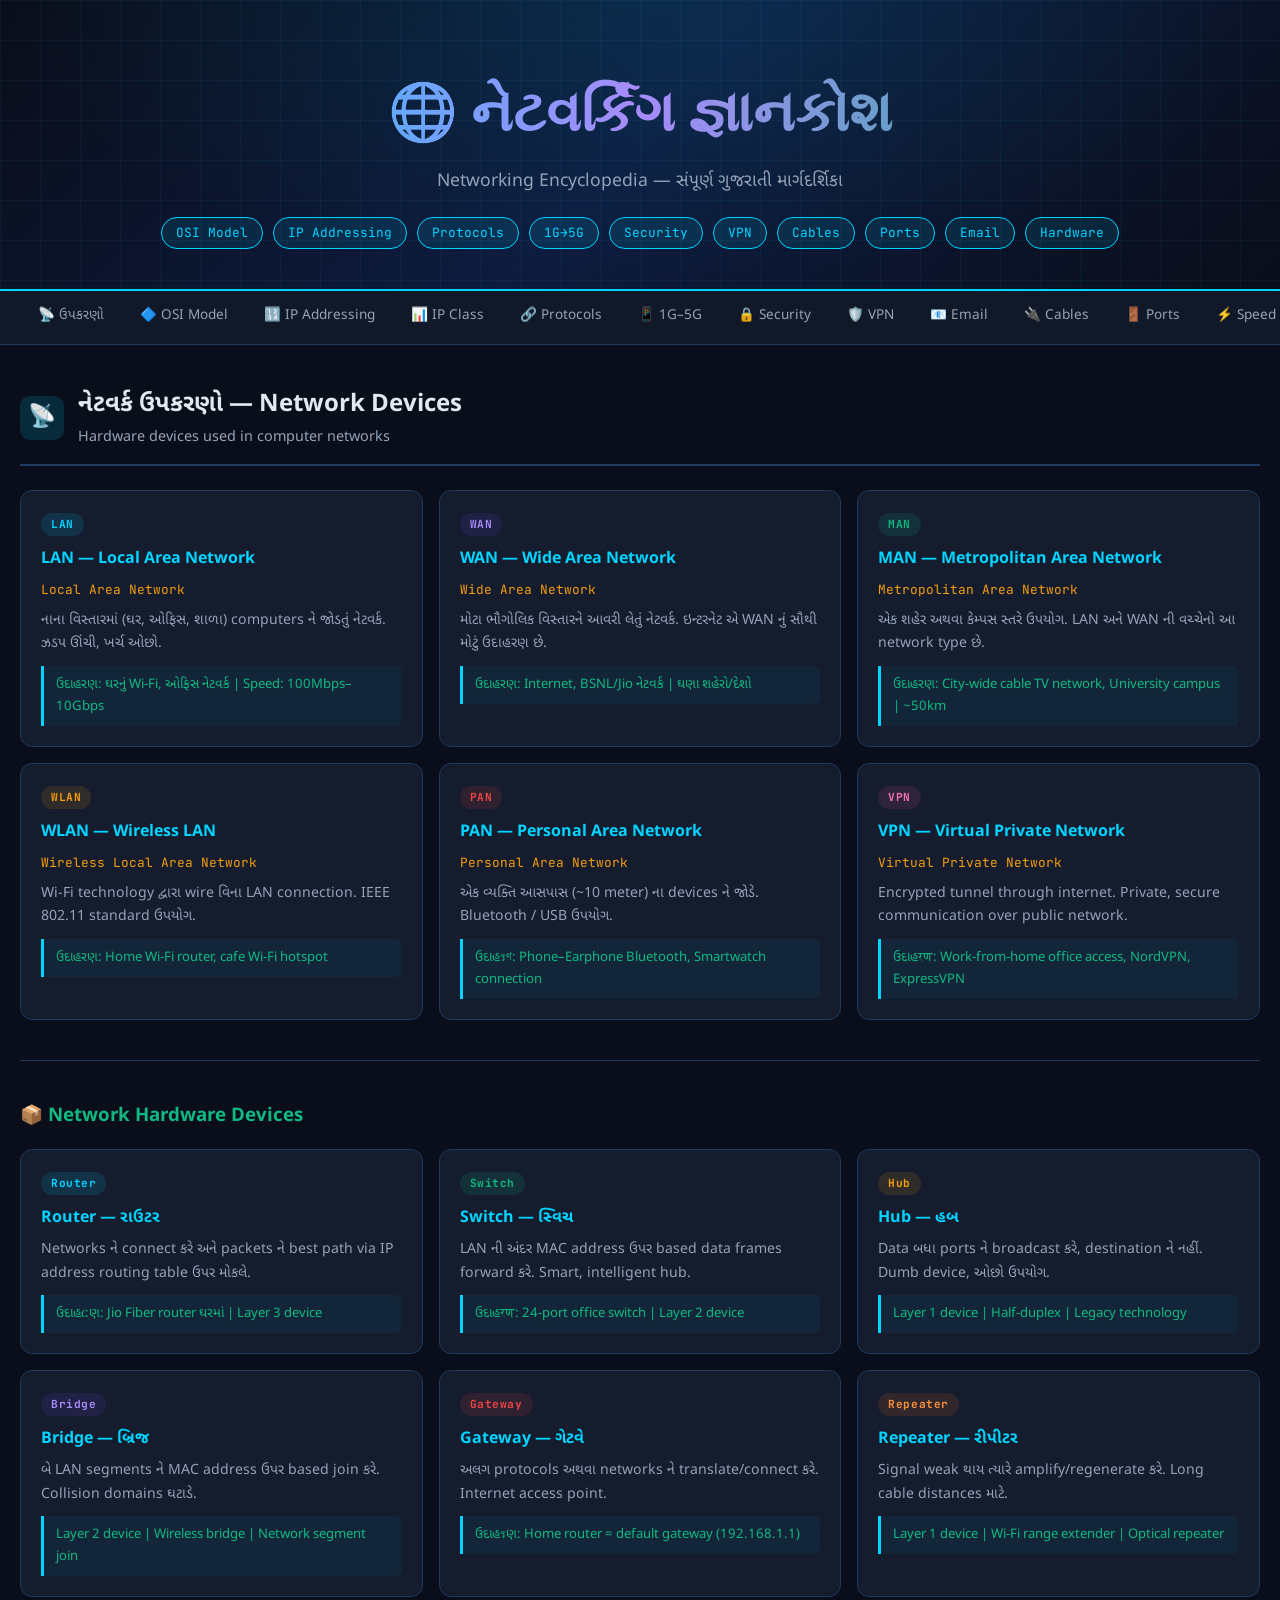
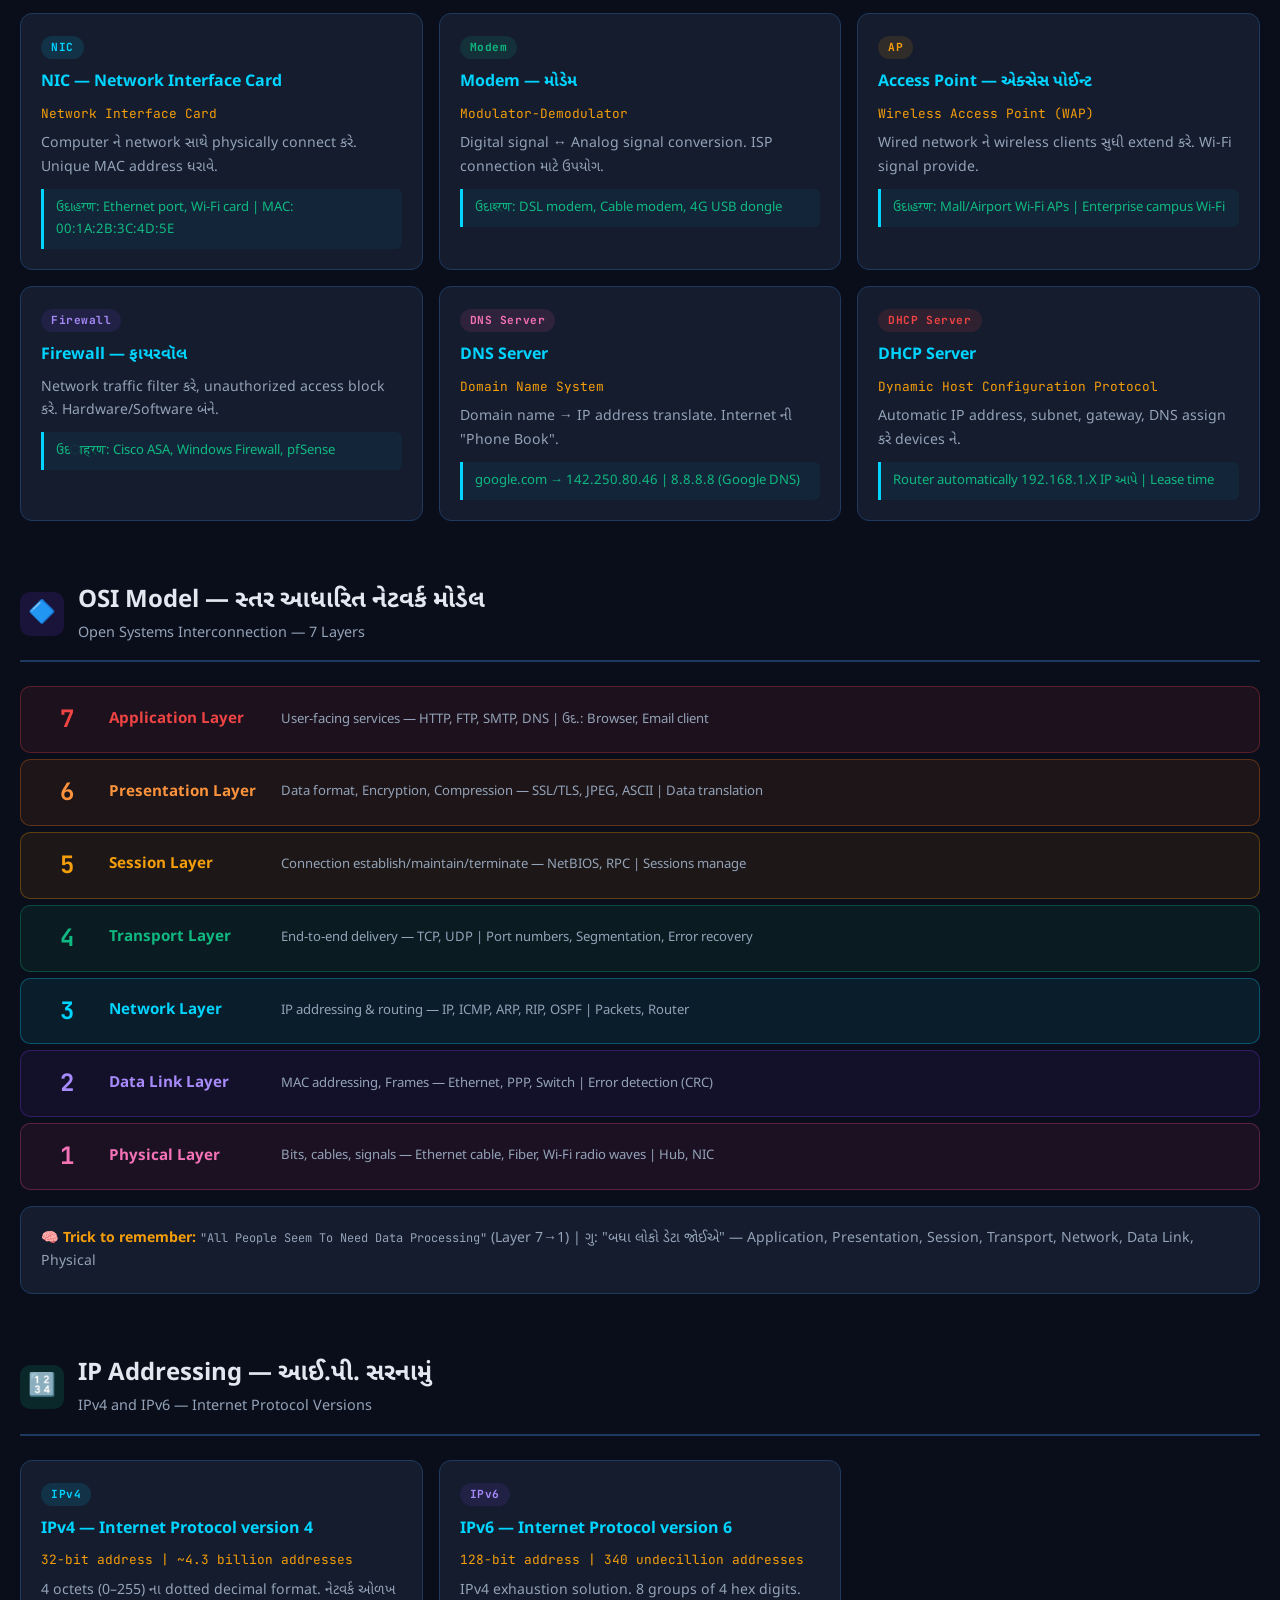
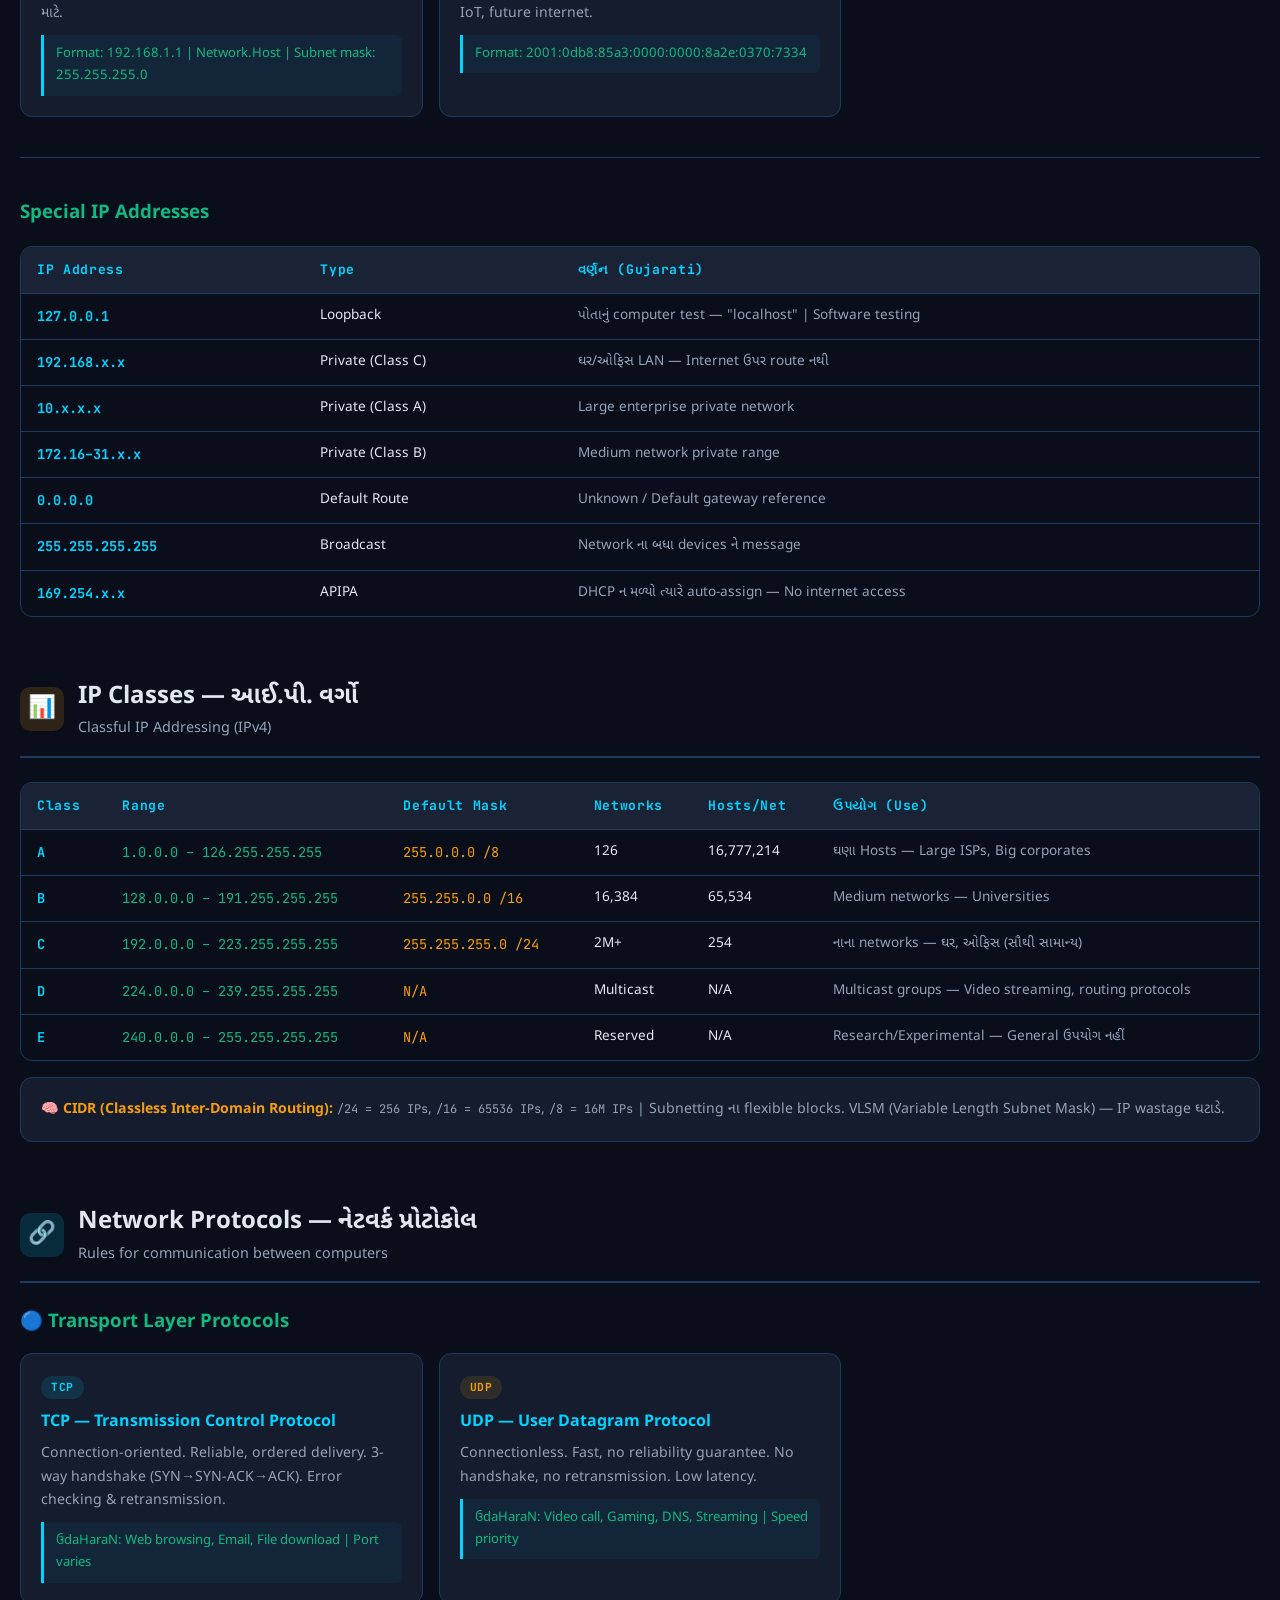
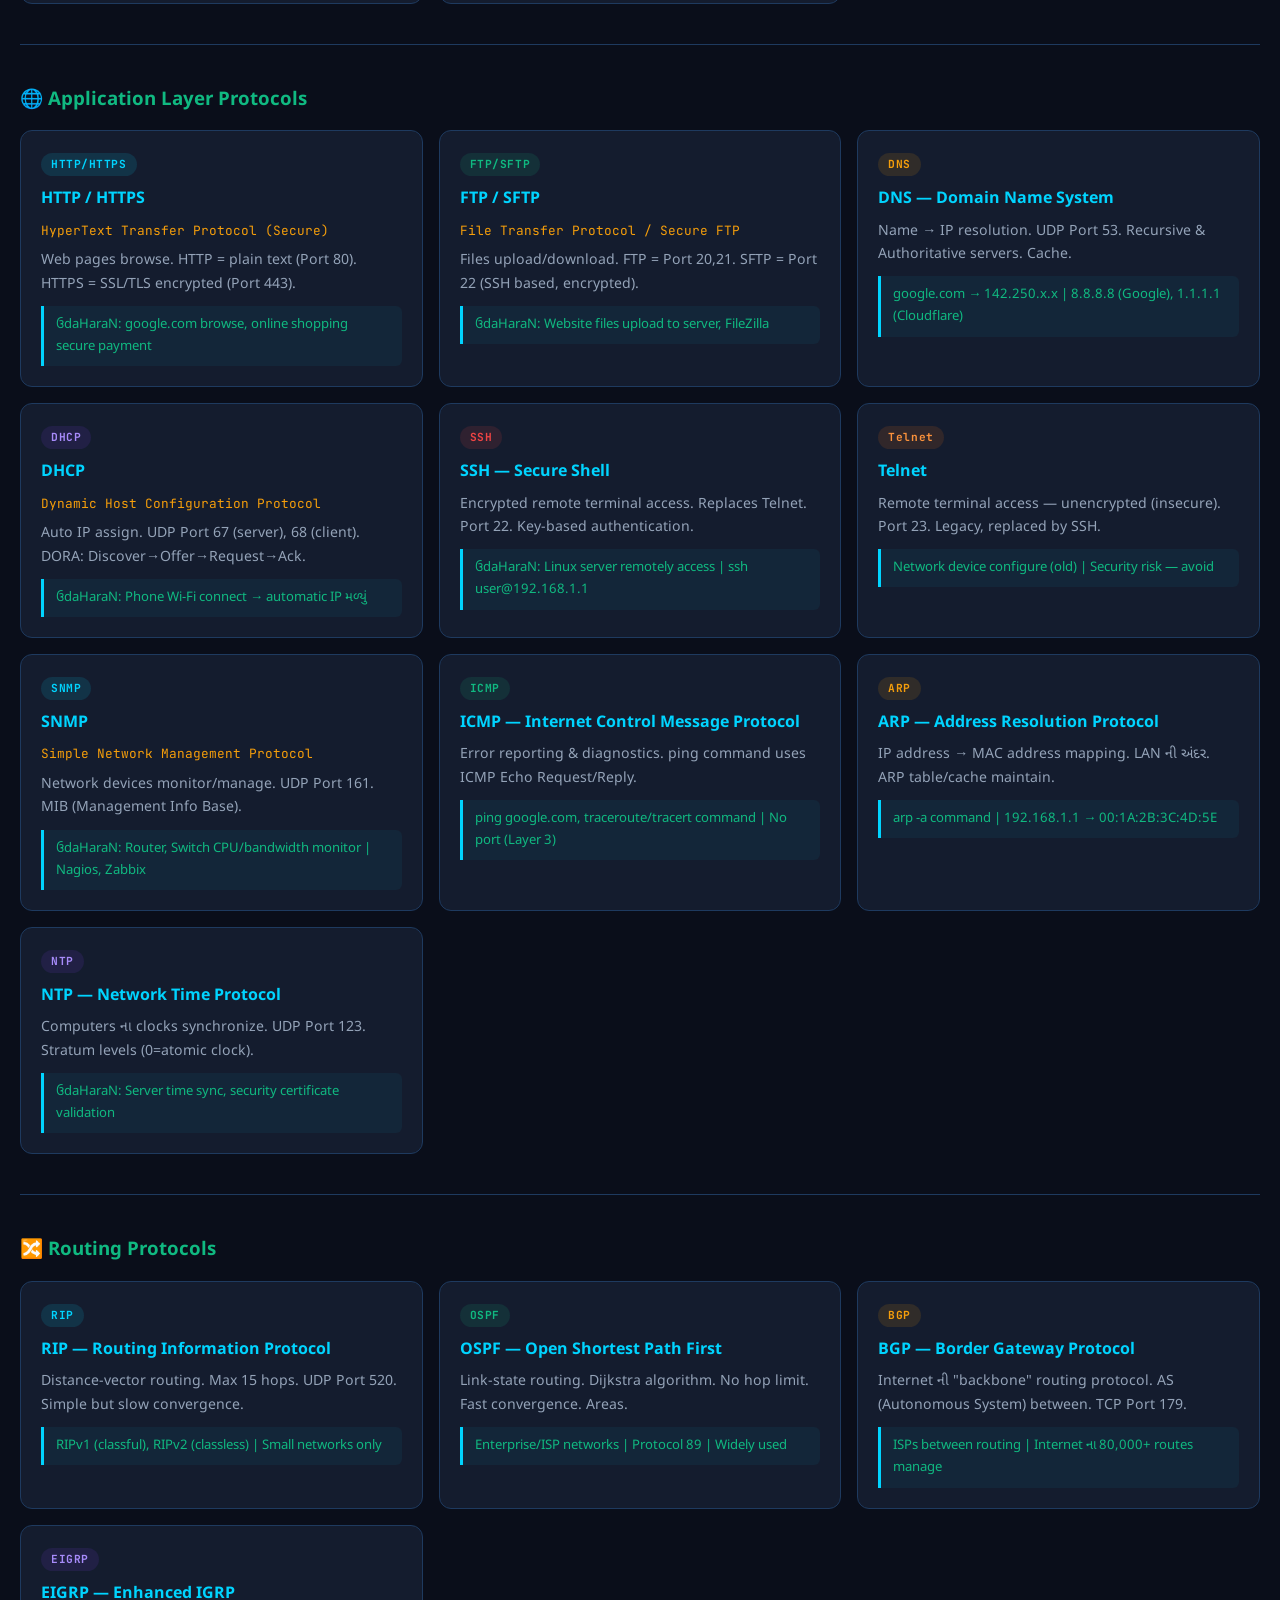
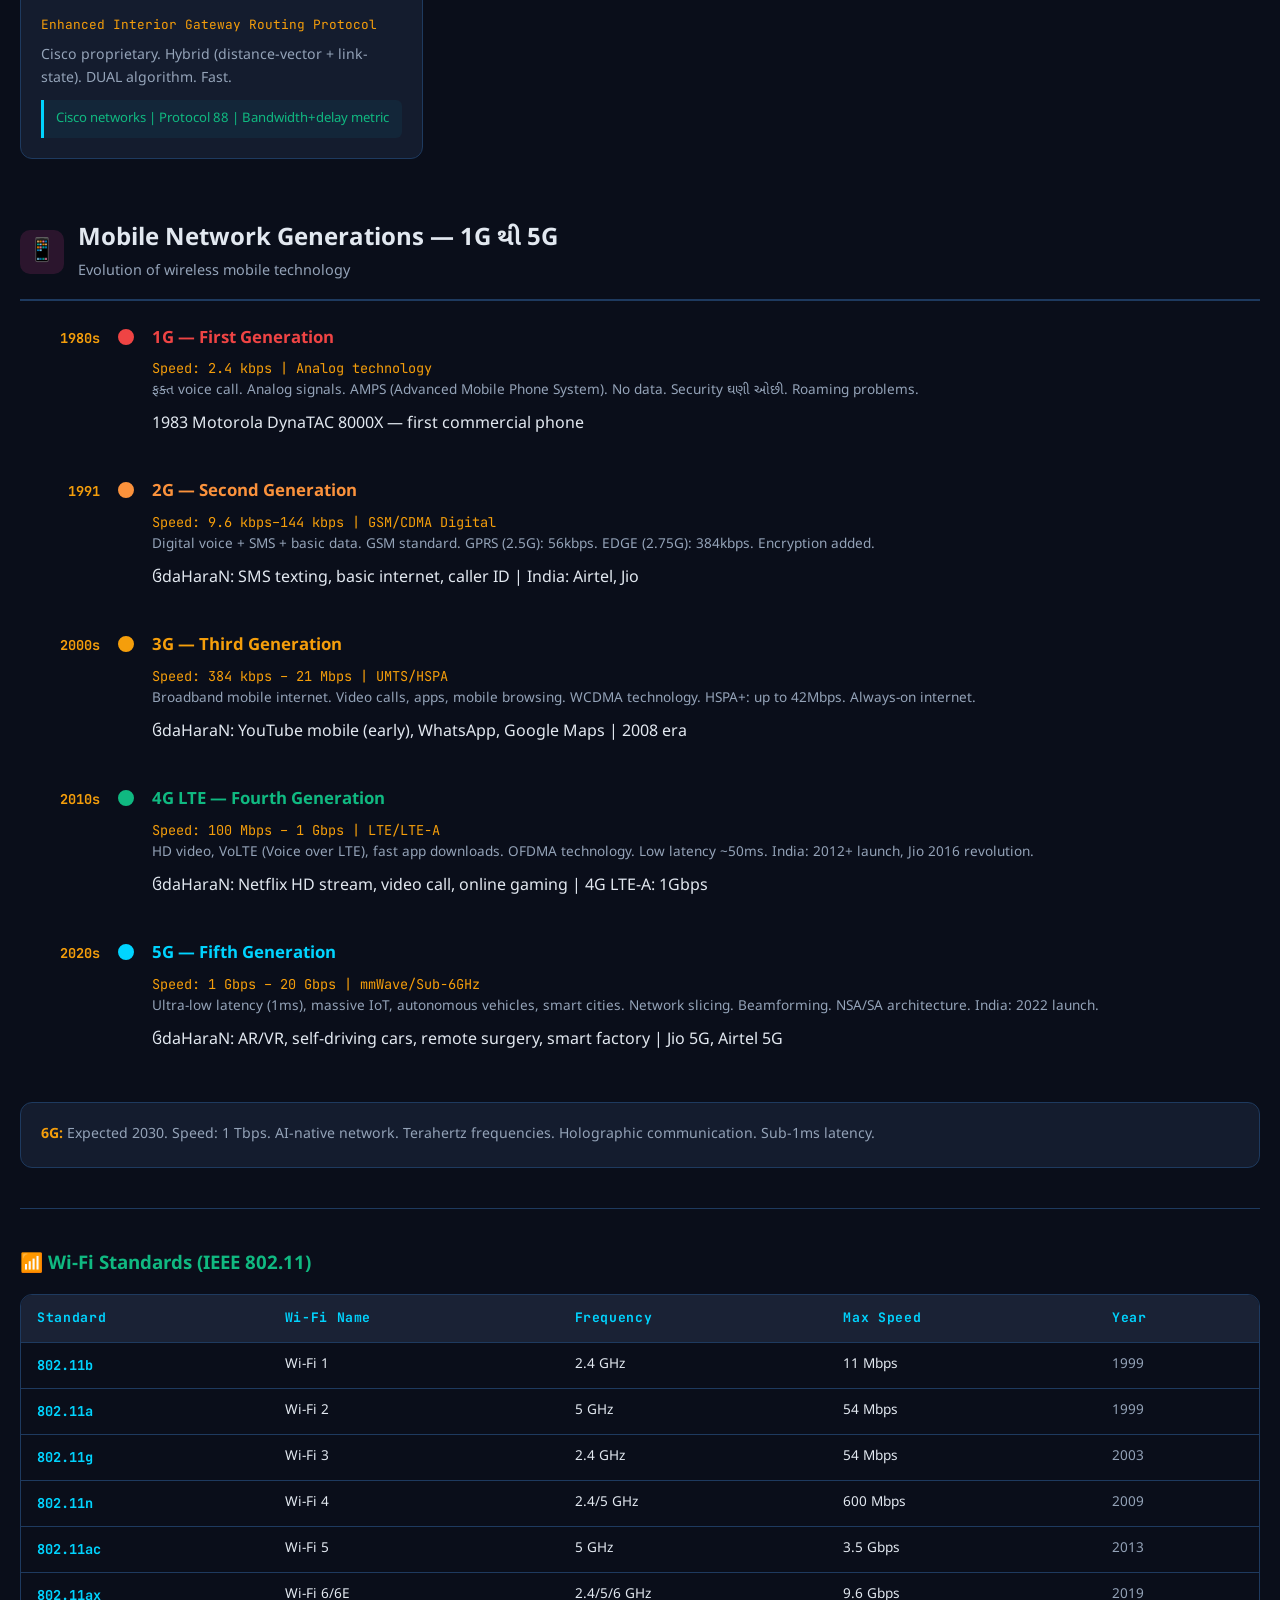
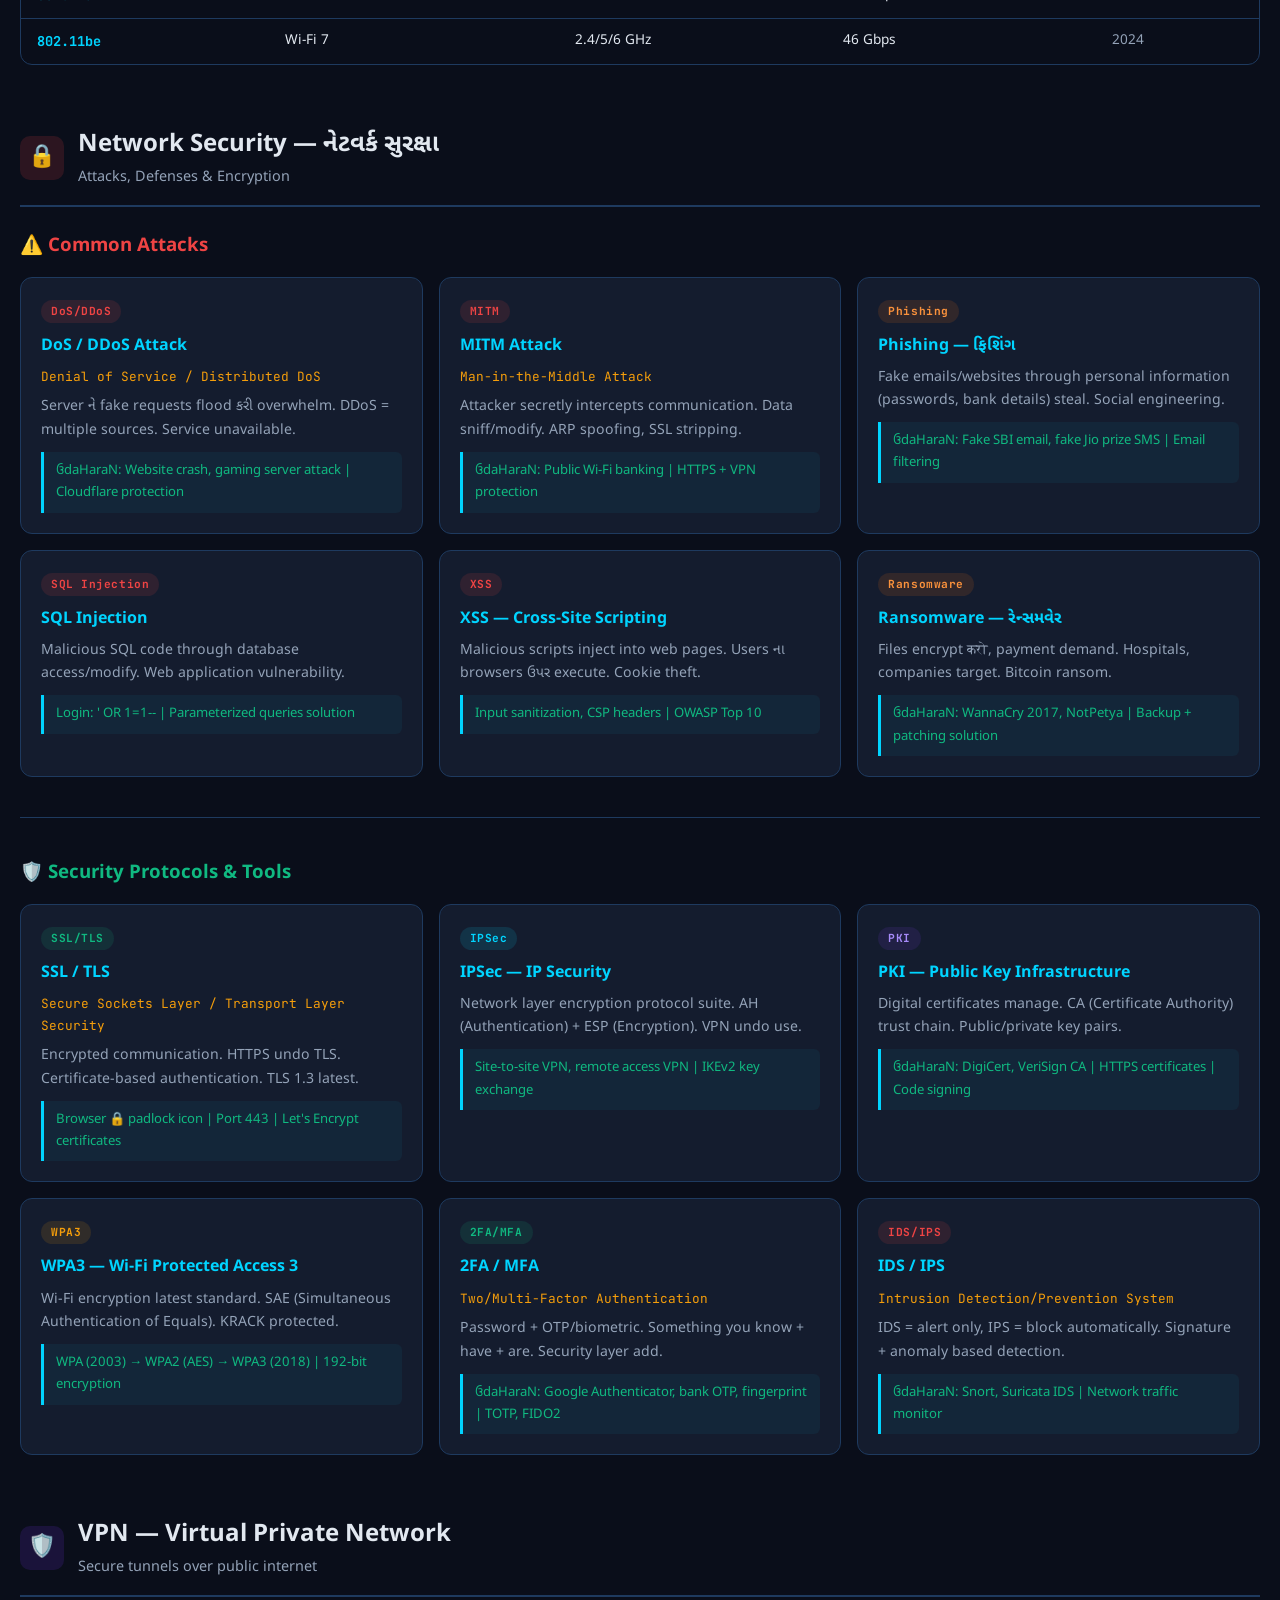
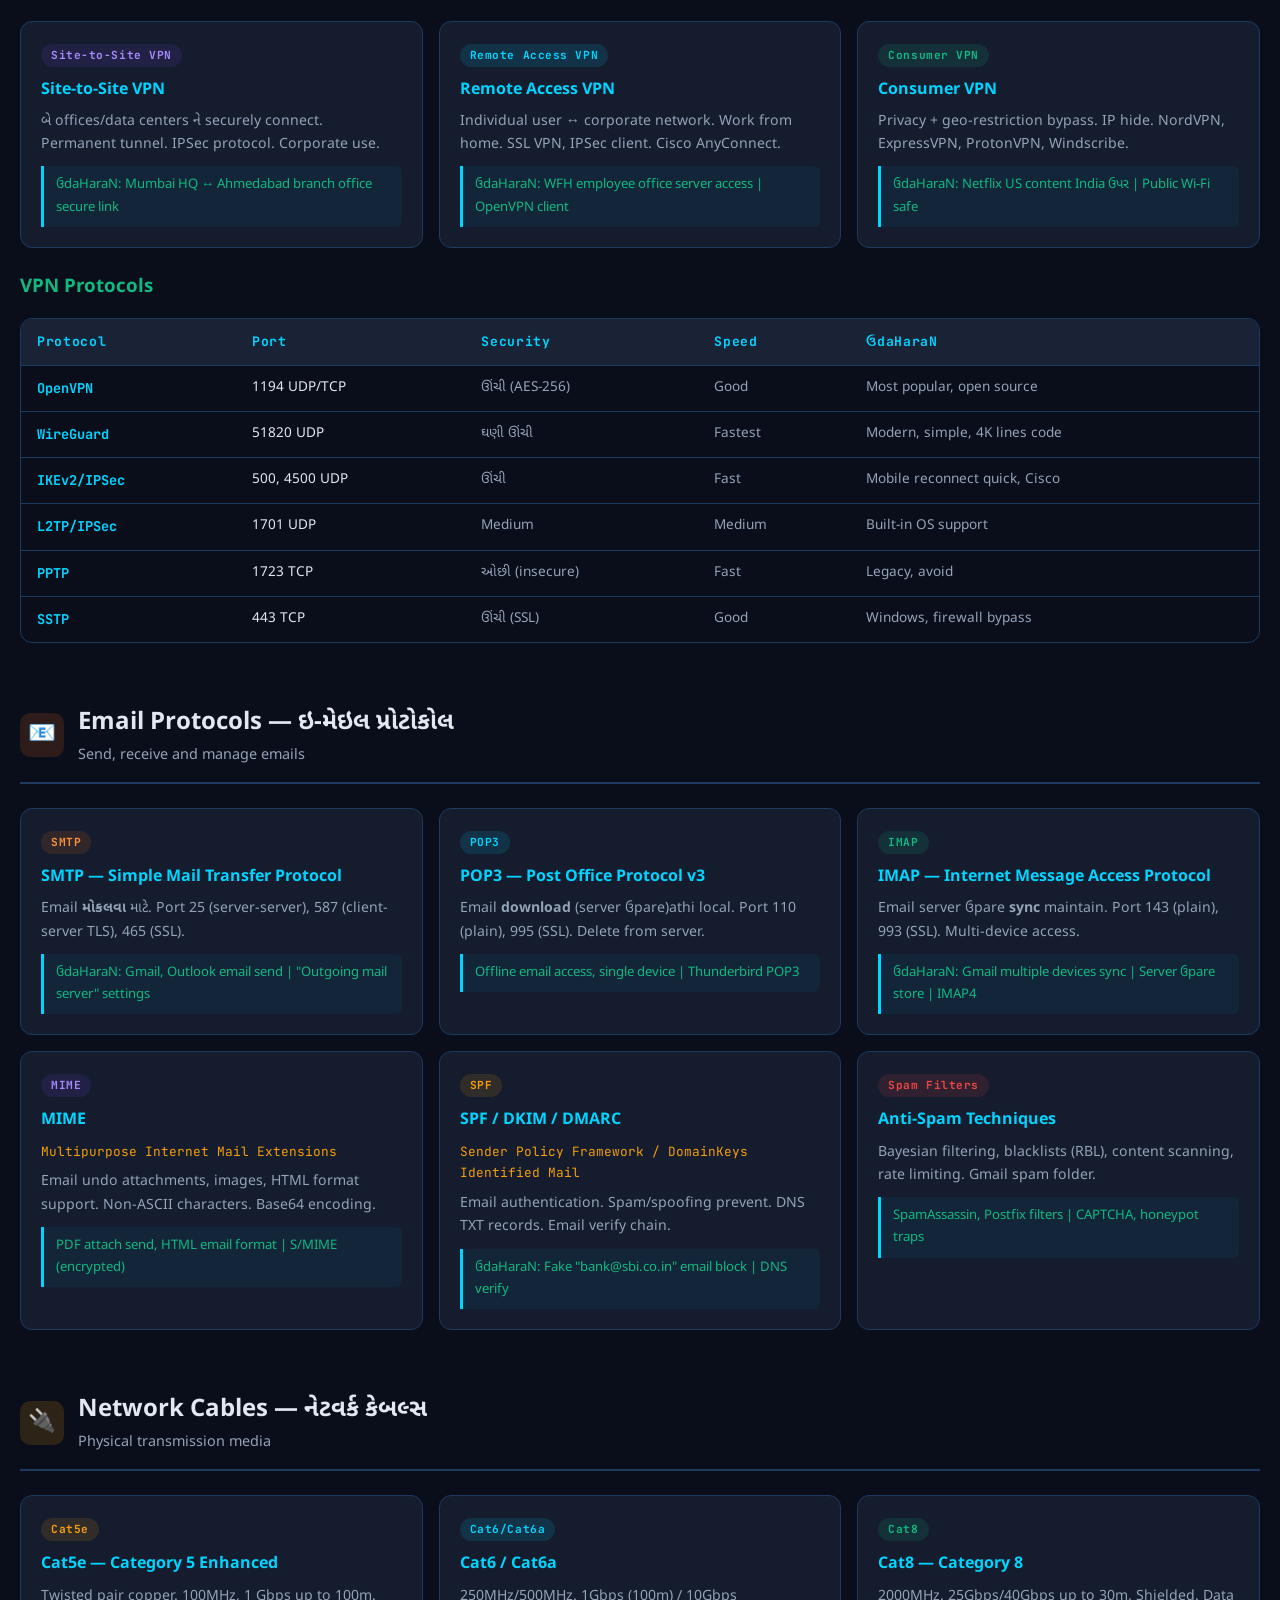
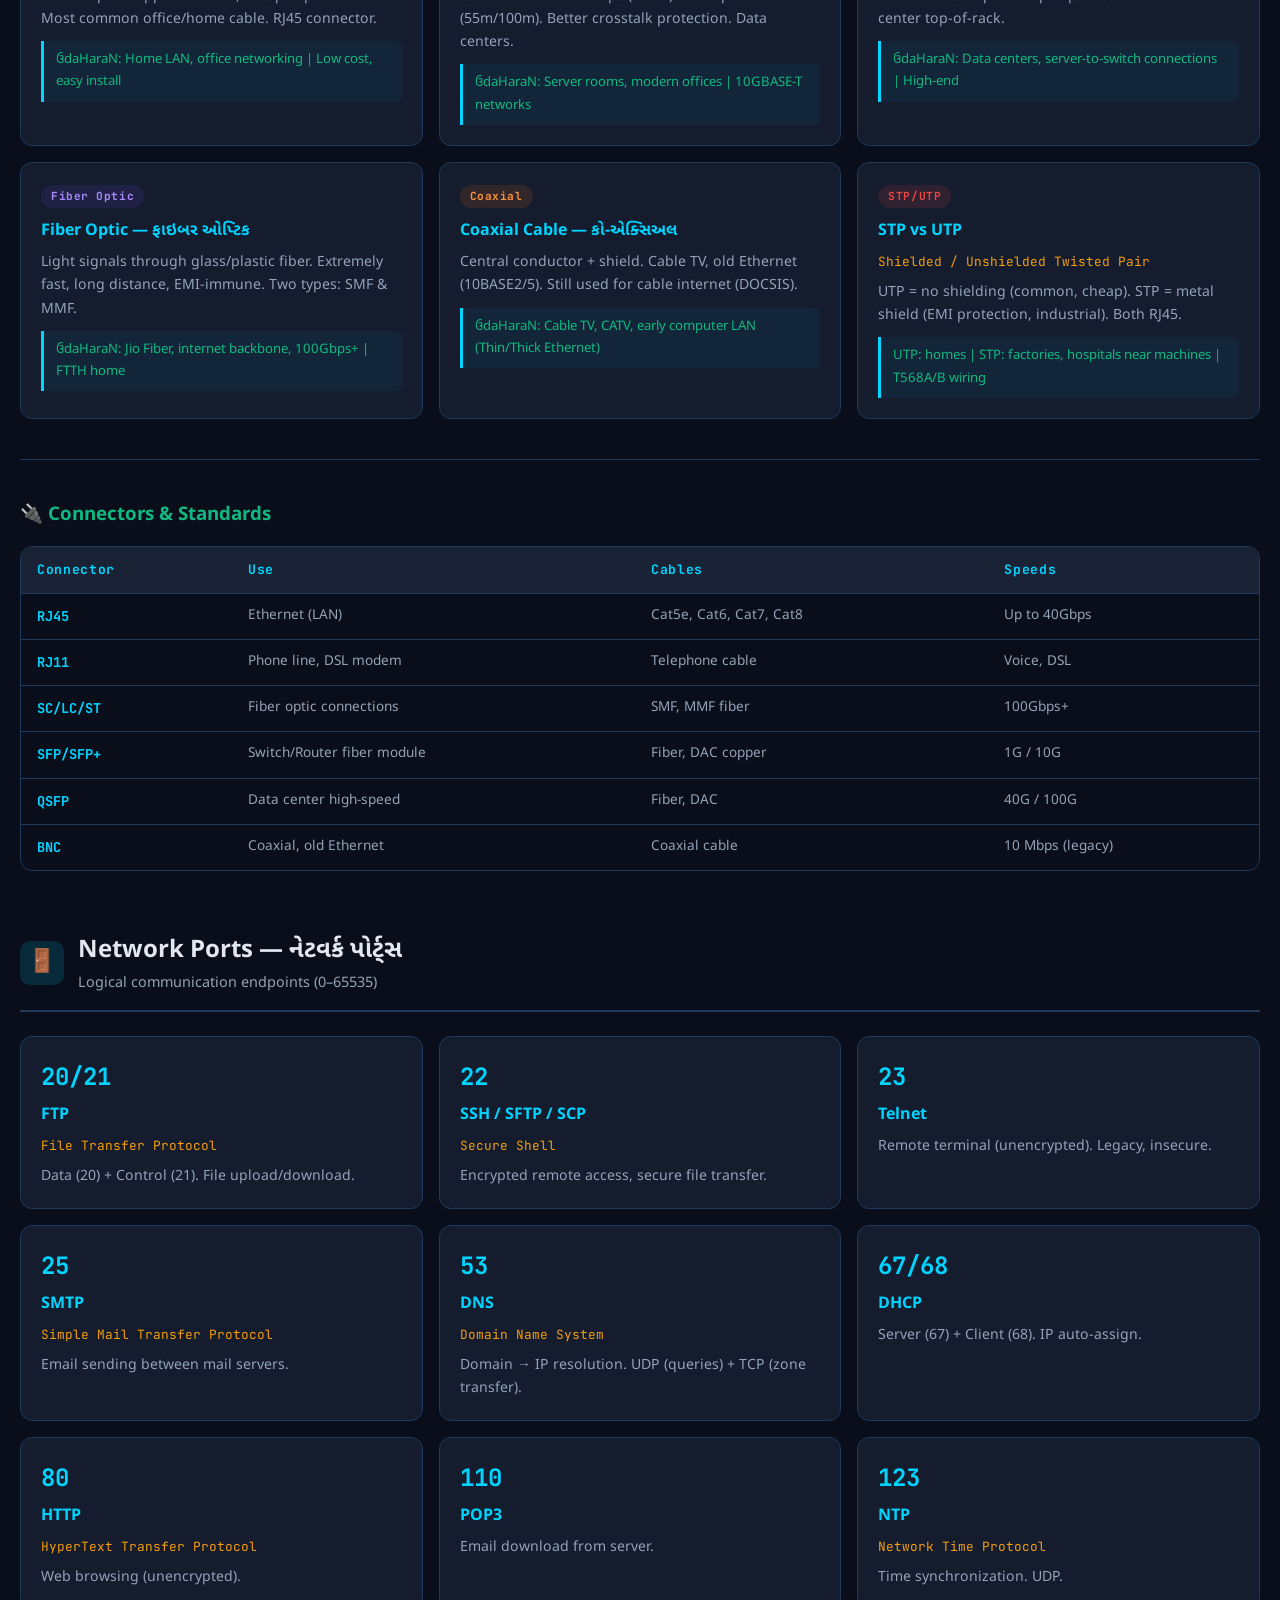
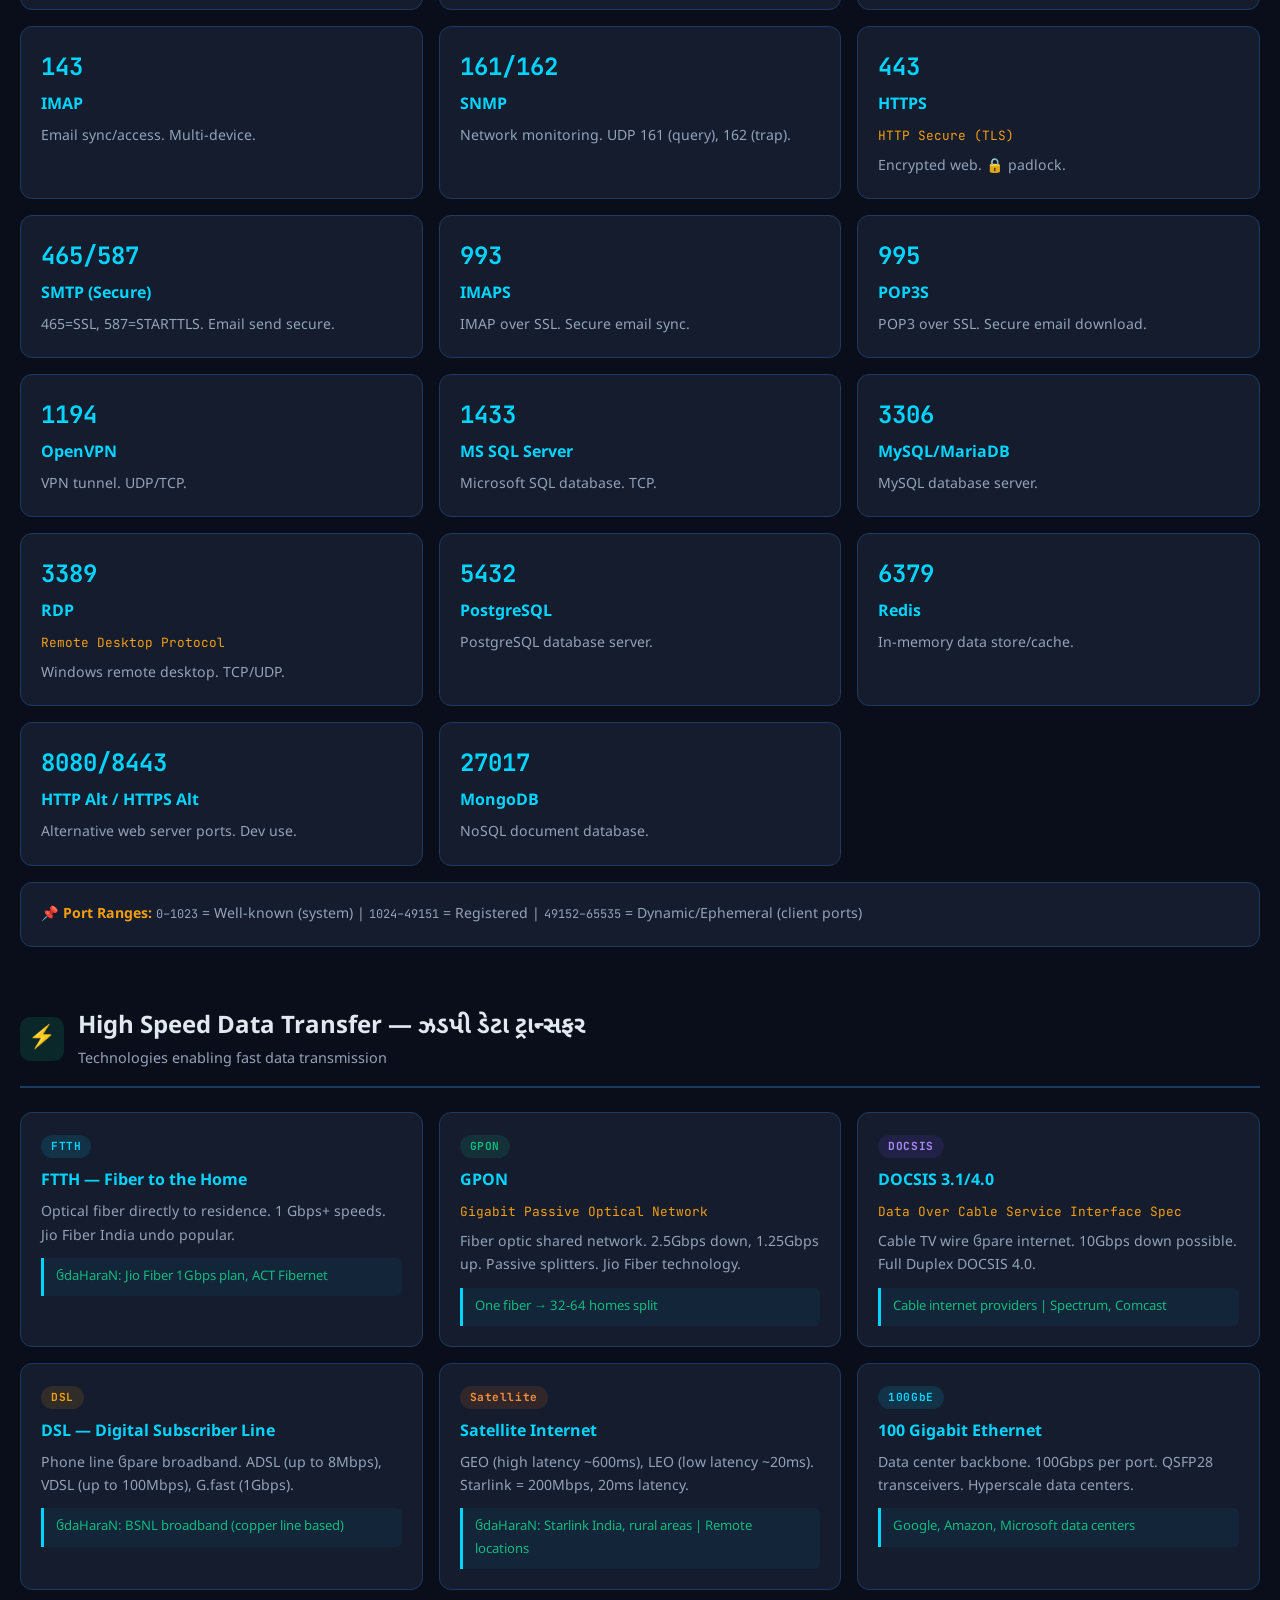
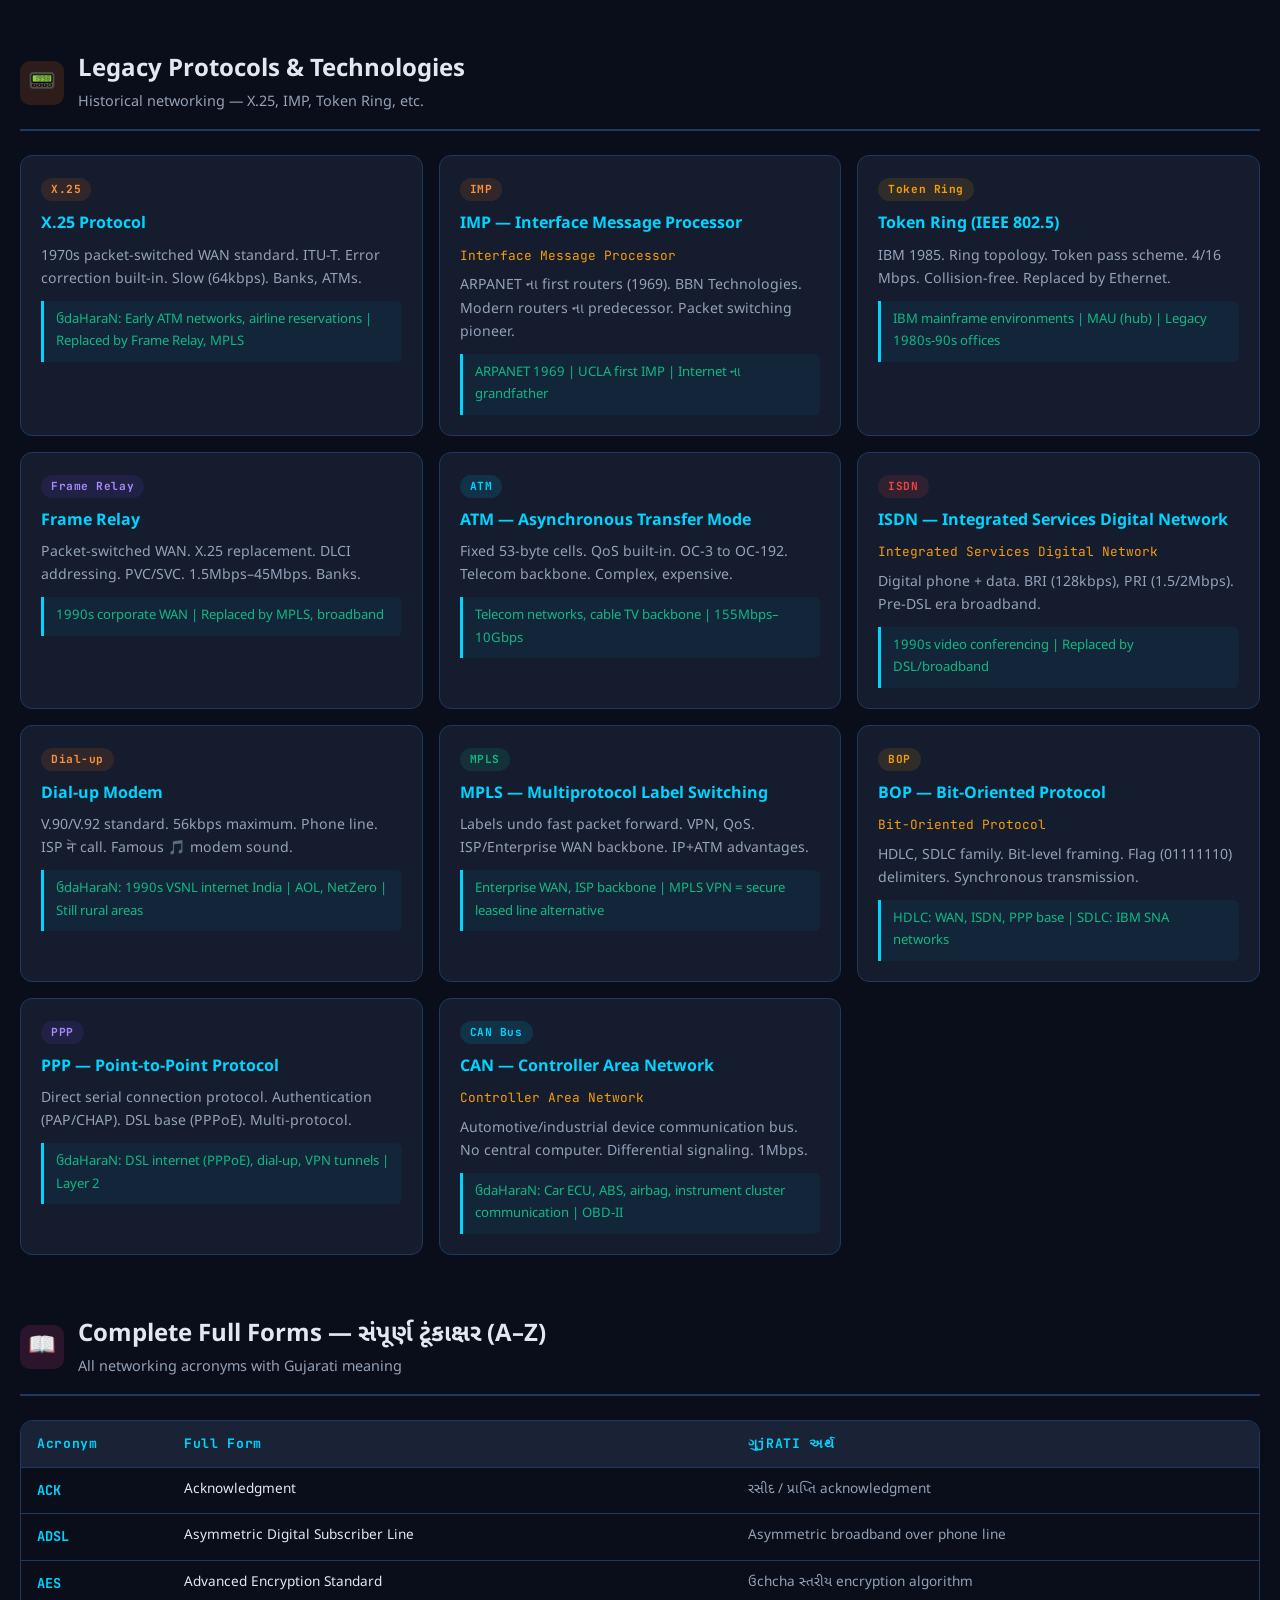
<file: wireless psi study Resources/ch -7/cn theroy .html>
<!DOCTYPE html>
<html lang="gu">
<head>
<meta charset="UTF-8">
<meta name="viewport" content="width=device-width, initial-scale=1.0">
<title>નેટવર્કિંગ જ્ઞાનકોશ | Networking Encyclopedia</title>
<link href="https://fonts.googleapis.com/css2?family=Noto+Sans+Gujarati:wght@300;400;600;700&family=JetBrains+Mono:wght@400;700&family=Playfair+Display:wght@700&display=swap" rel="stylesheet">
<style>
  :root {
    --bg: #0a0e1a;
    --bg2: #111827;
    --bg3: #1a2235;
    --card: #141c2e;
    --border: #1e3a5f;
    --accent1: #00d4ff;
    --accent2: #7c3aed;
    --accent3: #10b981;
    --accent4: #f59e0b;
    --accent5: #ef4444;
    --text: #e2e8f0;
    --text2: #94a3b8;
    --text3: #64748b;
    --glow: rgba(0,212,255,0.15);
  }
  * { margin:0; padding:0; box-sizing:border-box; }
  html { scroll-behavior: smooth; }
  body {
    background: var(--bg);
    color: var(--text);
    font-family: 'Noto Sans Gujarati', sans-serif;
    line-height: 1.7;
    overflow-x: hidden;
  }

  /* HEADER */
  header {
    background: linear-gradient(135deg, #0a0e1a 0%, #0d1b3e 50%, #0a0e1a 100%);
    padding: 60px 20px 40px;
    text-align: center;
    border-bottom: 2px solid var(--accent1);
    position: relative;
    overflow: hidden;
  }
  header::before {
    content: '';
    position: absolute; inset: 0;
    background: radial-gradient(ellipse at 50% 0%, rgba(0,212,255,0.1) 0%, transparent 70%);
    pointer-events: none;
  }
  .grid-bg {
    position: absolute; inset: 0;
    background-image: linear-gradient(rgba(0,212,255,0.05) 1px, transparent 1px),
                      linear-gradient(90deg, rgba(0,212,255,0.05) 1px, transparent 1px);
    background-size: 40px 40px;
    pointer-events: none;
  }
  header h1 {
    font-family: 'Playfair Display', serif;
    font-size: clamp(2rem, 5vw, 3.5rem);
    background: linear-gradient(90deg, var(--accent1), #a78bfa, var(--accent3));
    -webkit-background-clip: text;
    -webkit-text-fill-color: transparent;
    background-clip: text;
    position: relative;
    animation: fadeDown 0.8s ease;
  }
  header p {
    color: var(--text2);
    font-size: 1.1rem;
    margin-top: 12px;
    position: relative;
    animation: fadeDown 1s ease 0.2s both;
  }
  .badge-row {
    display: flex; flex-wrap: wrap; justify-content: center; gap: 10px;
    margin-top: 20px; position: relative;
    animation: fadeDown 1s ease 0.4s both;
  }
  .badge {
    background: rgba(0,212,255,0.1);
    border: 1px solid var(--accent1);
    color: var(--accent1);
    padding: 4px 14px; border-radius: 20px;
    font-size: 0.8rem; font-family: 'JetBrains Mono', monospace;
  }

  /* NAV */
  nav {
    background: var(--bg2);
    border-bottom: 1px solid var(--border);
    padding: 0 20px;
    position: sticky; top: 0; z-index: 100;
    overflow-x: auto;
    scrollbar-width: none;
  }
  nav::-webkit-scrollbar { display: none; }
  .nav-inner {
    display: flex; gap: 0; max-width: 1400px; margin: 0 auto;
    white-space: nowrap;
  }
  nav a {
    color: var(--text2); text-decoration: none;
    padding: 14px 18px; font-size: 0.85rem;
    border-bottom: 2px solid transparent;
    transition: all 0.2s; display: inline-block;
  }
  nav a:hover { color: var(--accent1); border-bottom-color: var(--accent1); }

  /* MAIN */
  main { max-width: 1400px; margin: 0 auto; padding: 40px 20px 80px; }

  /* SECTION */
  .section {
    margin-bottom: 60px;
    animation: fadeIn 0.6s ease both;
  }
  .section-header {
    display: flex; align-items: center; gap: 14px;
    margin-bottom: 24px;
    padding-bottom: 14px;
    border-bottom: 2px solid var(--border);
  }
  .section-icon {
    width: 44px; height: 44px; border-radius: 10px;
    display: flex; align-items: center; justify-content: center;
    font-size: 1.4rem; flex-shrink: 0;
  }
  .section-title { font-size: 1.5rem; font-weight: 700; }
  .section-subtitle { color: var(--text2); font-size: 0.9rem; }

  /* CARDS GRID */
  .cards { display: grid; grid-template-columns: repeat(auto-fill, minmax(300px, 1fr)); gap: 16px; }
  .cards-2 { grid-template-columns: repeat(auto-fill, minmax(380px, 1fr)); }
  .cards-1 { grid-template-columns: 1fr; }

  .card {
    background: var(--card);
    border: 1px solid var(--border);
    border-radius: 12px;
    padding: 20px;
    transition: transform 0.2s, border-color 0.2s, box-shadow 0.2s;
    position: relative; overflow: hidden;
  }
  .card::before {
    content: ''; position: absolute; top: 0; left: 0; right: 0; height: 2px;
    background: linear-gradient(90deg, transparent, var(--accent1), transparent);
    opacity: 0; transition: opacity 0.3s;
  }
  .card:hover { transform: translateY(-3px); border-color: var(--accent1); box-shadow: 0 8px 30px var(--glow); }
  .card:hover::before { opacity: 1; }

  .card-tag {
    display: inline-block; padding: 2px 10px; border-radius: 20px;
    font-size: 0.7rem; font-family: 'JetBrains Mono', monospace;
    font-weight: 700; letter-spacing: 0.05em; margin-bottom: 10px;
  }
  .card h3 { font-size: 1rem; margin-bottom: 6px; color: var(--accent1); }
  .card .fullform { color: var(--accent4); font-size: 0.8rem; font-family: 'JetBrains Mono', monospace; margin-bottom: 8px; }
  .card p { font-size: 0.88rem; color: var(--text2); line-height: 1.65; }
  .card .example {
    margin-top: 10px; padding: 8px 12px;
    background: rgba(0,212,255,0.05); border-left: 3px solid var(--accent1);
    border-radius: 0 6px 6px 0; font-size: 0.82rem; color: var(--accent3);
  }
  .card .port-num {
    font-family: 'JetBrains Mono', monospace;
    font-size: 1.5rem; font-weight: 700; color: var(--accent1);
    margin-bottom: 4px;
  }

  /* COLOR VARIANTS */
  .c-blue { background: rgba(0,212,255,0.12); color: var(--accent1); border-color: rgba(0,212,255,0.3); }
  .c-purple { background: rgba(124,58,237,0.12); color: #a78bfa; border-color: rgba(124,58,237,0.3); }
  .c-green { background: rgba(16,185,129,0.12); color: var(--accent3); border-color: rgba(16,185,129,0.3); }
  .c-yellow { background: rgba(245,158,11,0.12); color: var(--accent4); border-color: rgba(245,158,11,0.3); }
  .c-red { background: rgba(239,68,68,0.12); color: var(--accent5); border-color: rgba(239,68,68,0.3); }
  .c-pink { background: rgba(236,72,153,0.12); color: #f472b6; border-color: rgba(236,72,153,0.3); }
  .c-orange { background: rgba(249,115,22,0.12); color: #fb923c; border-color: rgba(249,115,22,0.3); }

  /* ICON BACKGROUNDS */
  .icon-blue { background: rgba(0,212,255,0.15); }
  .icon-purple { background: rgba(124,58,237,0.15); }
  .icon-green { background: rgba(16,185,129,0.15); }
  .icon-yellow { background: rgba(245,158,11,0.15); }
  .icon-red { background: rgba(239,68,68,0.15); }
  .icon-pink { background: rgba(236,72,153,0.15); }
  .icon-orange { background: rgba(249,115,22,0.15); }

  /* TABLE */
  .table-wrap { overflow-x: auto; border-radius: 12px; border: 1px solid var(--border); }
  table { width: 100%; border-collapse: collapse; }
  thead { background: var(--bg3); }
  th { padding: 12px 16px; text-align: left; font-size: 0.82rem; color: var(--accent1);
    font-family: 'JetBrains Mono', monospace; letter-spacing: 0.05em; white-space: nowrap; }
  td { padding: 11px 16px; border-top: 1px solid var(--border); font-size: 0.85rem; }
  tr:hover td { background: rgba(0,212,255,0.03); }
  td:first-child { font-family: 'JetBrains Mono', monospace; color: var(--accent1); font-weight: 700; }
  td.guj { color: var(--text2); }

  /* GENERATION TIMELINE */
  .timeline { display: flex; flex-direction: column; gap: 0; }
  .timeline-item {
    display: grid; grid-template-columns: 80px 20px 1fr;
    gap: 0 16px; align-items: start; padding-bottom: 32px;
  }
  .timeline-year {
    font-family: 'JetBrains Mono', monospace; font-size: 0.85rem;
    color: var(--accent4); font-weight: 700; padding-top: 2px; text-align: right;
  }
  .timeline-line { display: flex; flex-direction: column; align-items: center; }
  .timeline-dot {
    width: 16px; height: 16px; border-radius: 50%;
    border: 2px solid; flex-shrink: 0; margin-top: 4px;
  }
  .timeline-connector { flex: 1; width: 2px; background: var(--border); margin-top: 4px; }
  .timeline-content { padding-bottom: 8px; }
  .timeline-content h3 { font-size: 1.05rem; margin-bottom: 4px; }
  .timeline-content p { font-size: 0.85rem; color: var(--text2); }
  .tl-speed { font-family: 'JetBrains Mono', monospace; font-size: 0.8rem; }

  /* IP CLASS TABLE */
  .ip-table td:nth-child(2) { font-family: 'JetBrains Mono', monospace; color: var(--accent3); }
  .ip-table td:nth-child(3) { font-family: 'JetBrains Mono', monospace; color: var(--accent4); }

  /* SEARCH BAR */
  .search-bar {
    display: flex; gap: 10px; margin-bottom: 30px; align-items: center;
  }
  .search-bar input {
    flex: 1; background: var(--card); border: 1px solid var(--border);
    border-radius: 10px; padding: 12px 18px; color: var(--text);
    font-size: 0.95rem; font-family: 'Noto Sans Gujarati', sans-serif;
    outline: none; transition: border-color 0.2s;
  }
  .search-bar input:focus { border-color: var(--accent1); box-shadow: 0 0 0 3px var(--glow); }
  .search-bar input::placeholder { color: var(--text3); }
  .search-hint { color: var(--text3); font-size: 0.82rem; margin-top: 8px; }

  /* OSI MODEL */
  .osi-layers { display: flex; flex-direction: column; gap: 6px; }
  .osi-layer {
    display: grid; grid-template-columns: 60px 160px 1fr;
    gap: 12px; align-items: center; padding: 12px 16px;
    border-radius: 10px; border: 1px solid; transition: transform 0.2s;
  }
  .osi-layer:hover { transform: translateX(6px); }
  .osi-num { font-family: 'JetBrains Mono', monospace; font-size: 1.5rem; font-weight: 700; text-align: center; }
  .osi-name { font-weight: 700; font-size: 0.95rem; }
  .osi-desc { font-size: 0.82rem; color: var(--text2); }

  /* FOOTER */
  footer {
    text-align: center; padding: 40px 20px;
    border-top: 1px solid var(--border); color: var(--text3); font-size: 0.85rem;
  }

  /* ANIMATIONS */
  @keyframes fadeDown { from { opacity:0; transform: translateY(-20px); } to { opacity:1; transform: none; } }
  @keyframes fadeIn { from { opacity:0; transform: translateY(10px); } to { opacity:1; transform: none; } }

  /* RESPONSIVE */
  @media (max-width: 600px) {
    .cards { grid-template-columns: 1fr; }
    .cards-2 { grid-template-columns: 1fr; }
    .osi-layer { grid-template-columns: 40px 120px 1fr; font-size: 0.8rem; }
    .timeline-item { grid-template-columns: 60px 16px 1fr; }
    nav a { padding: 12px 12px; font-size: 0.78rem; }
  }

  .highlight { color: var(--accent1); font-weight: 600; }
  .mono { font-family: 'JetBrains Mono', monospace; font-size: 0.85em; }
  .divider { border: none; border-top: 1px solid var(--border); margin: 40px 0; }
</style>
</head>
<body>

<header>
  <div class="grid-bg"></div>
  <h1>🌐 નેટવર્કિંગ જ્ઞાનકોશ</h1>
  <p>Networking Encyclopedia — સંપૂર્ણ ગુજરાતી માર્ગદર્શિકા</p>
  <div class="badge-row">
    <span class="badge">OSI Model</span>
    <span class="badge">IP Addressing</span>
    <span class="badge">Protocols</span>
    <span class="badge">1G→5G</span>
    <span class="badge">Security</span>
    <span class="badge">VPN</span>
    <span class="badge">Cables</span>
    <span class="badge">Ports</span>
    <span class="badge">Email</span>
    <span class="badge">Hardware</span>
  </div>
</header>

<nav>
  <div class="nav-inner">
    <a href="#devices">📡 ઉપકરણો</a>
    <a href="#osi">🔷 OSI Model</a>
    <a href="#ip">🔢 IP Addressing</a>
    <a href="#ipclass">📊 IP Class</a>
    <a href="#protocols">🔗 Protocols</a>
    <a href="#mobile">📱 1G–5G</a>
    <a href="#security">🔒 Security</a>
    <a href="#vpn">🛡️ VPN</a>
    <a href="#email">📧 Email</a>
    <a href="#cables">🔌 Cables</a>
    <a href="#ports">🚪 Ports</a>
    <a href="#speed">⚡ Speed</a>
    <a href="#legacy">📟 Legacy</a>
    <a href="#fullforms">📖 Full Forms</a>
  </div>
</nav>

<main>

<!-- ===== NETWORK DEVICES ===== -->
<section class="section" id="devices">
  <div class="section-header">
    <div class="section-icon icon-blue">📡</div>
    <div>
      <div class="section-title">નેટવર્ક ઉપકરણો — Network Devices</div>
      <div class="section-subtitle">Hardware devices used in computer networks</div>
    </div>
  </div>
  <div class="cards">

    <div class="card">
      <span class="card-tag c-blue">LAN</span>
      <h3>LAN — Local Area Network</h3>
      <div class="fullform">Local Area Network</div>
      <p>નાના વિસ્તારમાં (ઘર, ઓફિસ, શાળા) computers ને જોડતું નેટવર્ક. ઝડપ ઊંચી, ખર્ચ ઓછો.</p>
      <div class="example">ઉદાહરણ: ઘરનું Wi-Fi, ઓફિસ નેટવર્ક | Speed: 100Mbps–10Gbps</div>
    </div>

    <div class="card">
      <span class="card-tag c-purple">WAN</span>
      <h3>WAN — Wide Area Network</h3>
      <div class="fullform">Wide Area Network</div>
      <p>મોટા ભૌગોલિક વિસ્તારને આવરી લેતું નેટવર્ક. ઇન્ટરનેટ એ WAN નું સૌથી મોટું ઉદાહરણ છે.</p>
      <div class="example">ઉદાહરણ: Internet, BSNL/Jio નેટવર્ક | ઘણા શહેરો/દેશો</div>
    </div>

    <div class="card">
      <span class="card-tag c-green">MAN</span>
      <h3>MAN — Metropolitan Area Network</h3>
      <div class="fullform">Metropolitan Area Network</div>
      <p>એક શહેર અથવા કેમ્પસ સ્તરે ઉપયોગ. LAN અને WAN ની વચ્ચેનો આ network type છે.</p>
      <div class="example">ઉદાહરણ: City-wide cable TV network, University campus | ~50km</div>
    </div>

    <div class="card">
      <span class="card-tag c-yellow">WLAN</span>
      <h3>WLAN — Wireless LAN</h3>
      <div class="fullform">Wireless Local Area Network</div>
      <p>Wi-Fi technology દ્વારા wire વિના LAN connection. IEEE 802.11 standard ઉપયોગ.</p>
      <div class="example">ઉદાહરણ: Home Wi-Fi router, cafe Wi-Fi hotspot</div>
    </div>

    <div class="card">
      <span class="card-tag c-red">PAN</span>
      <h3>PAN — Personal Area Network</h3>
      <div class="fullform">Personal Area Network</div>
      <p>એક વ્યક્તિ આસપાસ (~10 meter) ના devices ને જોડે. Bluetooth / USB ઉપયોગ.</p>
      <div class="example">ઉદાહรণ: Phone–Earphone Bluetooth, Smartwatch connection</div>
    </div>

    <div class="card">
      <span class="card-tag c-pink">VPN</span>
      <h3>VPN — Virtual Private Network</h3>
      <div class="fullform">Virtual Private Network</div>
      <p>Encrypted tunnel through internet. Private, secure communication over public network.</p>
      <div class="example">ઉદાહरण: Work-from-home office access, NordVPN, ExpressVPN</div>
    </div>

  </div>

  <hr class="divider">
  <h3 style="margin-bottom:16px; color:var(--accent3)">📦 Network Hardware Devices</h3>
  <div class="cards">

    <div class="card">
      <span class="card-tag c-blue">Router</span>
      <h3>Router — રાઉટર</h3>
      <p>Networks ને connect કરે અને packets ને best path via IP address routing table ઉપર મોકલે.</p>
      <div class="example">ઉદાહርણ: Jio Fiber router ઘરમાં | Layer 3 device</div>
    </div>

    <div class="card">
      <span class="card-tag c-green">Switch</span>
      <h3>Switch — સ્વિચ</h3>
      <p>LAN ની અંદર MAC address ઉપર based data frames forward કરે. Smart, intelligent hub.</p>
      <div class="example">ઉદાહरण: 24-port office switch | Layer 2 device</div>
    </div>

    <div class="card">
      <span class="card-tag c-yellow">Hub</span>
      <h3>Hub — હબ</h3>
      <p>Data બધા ports ને broadcast કરે, destination ને નહીં. Dumb device, ઓછો ઉપયોગ.</p>
      <div class="example">Layer 1 device | Half-duplex | Legacy technology</div>
    </div>

    <div class="card">
      <span class="card-tag c-purple">Bridge</span>
      <h3>Bridge — બ્રિજ</h3>
      <p>બે LAN segments ને MAC address ઉપર based join કરે. Collision domains ઘટાડે.</p>
      <div class="example">Layer 2 device | Wireless bridge | Network segment join</div>
    </div>

    <div class="card">
      <span class="card-tag c-red">Gateway</span>
      <h3>Gateway — ગેટવે</h3>
      <p>અલગ protocols અથવા networks ને translate/connect કરે. Internet access point.</p>
      <div class="example">ઉદાહรણ: Home router = default gateway (192.168.1.1)</div>
    </div>

    <div class="card">
      <span class="card-tag c-orange">Repeater</span>
      <h3>Repeater — રીપીટર</h3>
      <p>Signal weak થાય ત્યારે amplify/regenerate કરે. Long cable distances માટે.</p>
      <div class="example">Layer 1 device | Wi-Fi range extender | Optical repeater</div>
    </div>

    <div class="card">
      <span class="card-tag c-blue">NIC</span>
      <h3>NIC — Network Interface Card</h3>
      <div class="fullform">Network Interface Card</div>
      <p>Computer ને network સાથે physically connect કરે. Unique MAC address ધરાવે.</p>
      <div class="example">ઉદાહरण: Ethernet port, Wi-Fi card | MAC: 00:1A:2B:3C:4D:5E</div>
    </div>

    <div class="card">
      <span class="card-tag c-green">Modem</span>
      <h3>Modem — મોડેમ</h3>
      <div class="fullform">Modulator-Demodulator</div>
      <p>Digital signal ↔ Analog signal conversion. ISP connection માટે ઉપયોગ.</p>
      <div class="example">ઉદાহरण: DSL modem, Cable modem, 4G USB dongle</div>
    </div>

    <div class="card">
      <span class="card-tag c-yellow">AP</span>
      <h3>Access Point — એક્સેસ પોઈન્ટ</h3>
      <div class="fullform">Wireless Access Point (WAP)</div>
      <p>Wired network ને wireless clients સુધી extend કરે. Wi-Fi signal provide.</p>
      <div class="example">ઉદાહरण: Mall/Airport Wi-Fi APs | Enterprise campus Wi-Fi</div>
    </div>

    <div class="card">
      <span class="card-tag c-purple">Firewall</span>
      <h3>Firewall — ફાયરવૉલ</h3>
      <p>Network traffic filter કરે, unauthorized access block કરે. Hardware/Software બંને.</p>
      <div class="example">ઉદाहरण: Cisco ASA, Windows Firewall, pfSense</div>
    </div>

    <div class="card">
      <span class="card-tag c-pink">DNS Server</span>
      <h3>DNS Server</h3>
      <div class="fullform">Domain Name System</div>
      <p>Domain name → IP address translate. Internet ની "Phone Book".</p>
      <div class="example">google.com → 142.250.80.46 | 8.8.8.8 (Google DNS)</div>
    </div>

    <div class="card">
      <span class="card-tag c-red">DHCP Server</span>
      <h3>DHCP Server</h3>
      <div class="fullform">Dynamic Host Configuration Protocol</div>
      <p>Automatic IP address, subnet, gateway, DNS assign કરે devices ને.</p>
      <div class="example">Router automatically 192.168.1.X IP આપે | Lease time</div>
    </div>

  </div>
</section>

<!-- ===== OSI MODEL ===== -->
<section class="section" id="osi">
  <div class="section-header">
    <div class="section-icon icon-purple">🔷</div>
    <div>
      <div class="section-title">OSI Model — સ્તર આધારિત નેટવર્ક મોડેલ</div>
      <div class="section-subtitle">Open Systems Interconnection — 7 Layers</div>
    </div>
  </div>
  <div class="osi-layers">
    <div class="osi-layer" style="background:rgba(239,68,68,0.08);border-color:rgba(239,68,68,0.3)">
      <div class="osi-num" style="color:#ef4444">7</div>
      <div class="osi-name" style="color:#ef4444">Application Layer</div>
      <div class="osi-desc">User-facing services — HTTP, FTP, SMTP, DNS | ઉદ.: Browser, Email client</div>
    </div>
    <div class="osi-layer" style="background:rgba(249,115,22,0.08);border-color:rgba(249,115,22,0.3)">
      <div class="osi-num" style="color:#fb923c">6</div>
      <div class="osi-name" style="color:#fb923c">Presentation Layer</div>
      <div class="osi-desc">Data format, Encryption, Compression — SSL/TLS, JPEG, ASCII | Data translation</div>
    </div>
    <div class="osi-layer" style="background:rgba(245,158,11,0.08);border-color:rgba(245,158,11,0.3)">
      <div class="osi-num" style="color:#f59e0b">5</div>
      <div class="osi-name" style="color:#f59e0b">Session Layer</div>
      <div class="osi-desc">Connection establish/maintain/terminate — NetBIOS, RPC | Sessions manage</div>
    </div>
    <div class="osi-layer" style="background:rgba(16,185,129,0.08);border-color:rgba(16,185,129,0.3)">
      <div class="osi-num" style="color:#10b981">4</div>
      <div class="osi-name" style="color:#10b981">Transport Layer</div>
      <div class="osi-desc">End-to-end delivery — TCP, UDP | Port numbers, Segmentation, Error recovery</div>
    </div>
    <div class="osi-layer" style="background:rgba(0,212,255,0.08);border-color:rgba(0,212,255,0.3)">
      <div class="osi-num" style="color:#00d4ff">3</div>
      <div class="osi-name" style="color:#00d4ff">Network Layer</div>
      <div class="osi-desc">IP addressing & routing — IP, ICMP, ARP, RIP, OSPF | Packets, Router</div>
    </div>
    <div class="osi-layer" style="background:rgba(124,58,237,0.08);border-color:rgba(124,58,237,0.3)">
      <div class="osi-num" style="color:#a78bfa">2</div>
      <div class="osi-name" style="color:#a78bfa">Data Link Layer</div>
      <div class="osi-desc">MAC addressing, Frames — Ethernet, PPP, Switch | Error detection (CRC)</div>
    </div>
    <div class="osi-layer" style="background:rgba(236,72,153,0.08);border-color:rgba(236,72,153,0.3)">
      <div class="osi-num" style="color:#f472b6">1</div>
      <div class="osi-name" style="color:#f472b6">Physical Layer</div>
      <div class="osi-desc">Bits, cables, signals — Ethernet cable, Fiber, Wi-Fi radio waves | Hub, NIC</div>
    </div>
  </div>
  <div class="card" style="margin-top:16px">
    <p>🧠 <strong style="color:var(--accent4)">Trick to remember:</strong> <span class="mono">"All People Seem To Need Data Processing"</span> (Layer 7→1) | ગુ: "બધા લોકો ડેટા જોઈએ" — Application, Presentation, Session, Transport, Network, Data Link, Physical</p>
  </div>
</section>

<!-- ===== IP ADDRESSING ===== -->
<section class="section" id="ip">
  <div class="section-header">
    <div class="section-icon icon-green">🔢</div>
    <div>
      <div class="section-title">IP Addressing — આઈ.પી. સરનામું</div>
      <div class="section-subtitle">IPv4 and IPv6 — Internet Protocol Versions</div>
    </div>
  </div>
  <div class="cards cards-2">
    <div class="card">
      <span class="card-tag c-blue">IPv4</span>
      <h3>IPv4 — Internet Protocol version 4</h3>
      <div class="fullform">32-bit address | ~4.3 billion addresses</div>
      <p>4 octets (0–255) ના dotted decimal format. નેટવર્ક ઓળખ માટે.</p>
      <div class="example">Format: 192.168.1.1 | Network.Host | Subnet mask: 255.255.255.0</div>
    </div>
    <div class="card">
      <span class="card-tag c-purple">IPv6</span>
      <h3>IPv6 — Internet Protocol version 6</h3>
      <div class="fullform">128-bit address | 340 undecillion addresses</div>
      <p>IPv4 exhaustion solution. 8 groups of 4 hex digits. IoT, future internet.</p>
      <div class="example">Format: 2001:0db8:85a3:0000:0000:8a2e:0370:7334</div>
    </div>
  </div>
  <hr class="divider">
  <h3 style="margin-bottom:16px;color:var(--accent3)">Special IP Addresses</h3>
  <div class="table-wrap">
    <table>
      <thead><tr><th>IP Address</th><th>Type</th><th>વર્ણન (Gujarati)</th></tr></thead>
      <tbody>
        <tr><td>127.0.0.1</td><td>Loopback</td><td class="guj">પોતાનું computer test — "localhost" | Software testing</td></tr>
        <tr><td>192.168.x.x</td><td>Private (Class C)</td><td class="guj">ઘર/ઓફિસ LAN — Internet ઉપર route નથી</td></tr>
        <tr><td>10.x.x.x</td><td>Private (Class A)</td><td class="guj">Large enterprise private network</td></tr>
        <tr><td>172.16–31.x.x</td><td>Private (Class B)</td><td class="guj">Medium network private range</td></tr>
        <tr><td>0.0.0.0</td><td>Default Route</td><td class="guj">Unknown / Default gateway reference</td></tr>
        <tr><td>255.255.255.255</td><td>Broadcast</td><td class="guj">Network ના બધા devices ને message</td></tr>
        <tr><td>169.254.x.x</td><td>APIPA</td><td class="guj">DHCP ન મળ્યો ત્યારે auto-assign — No internet access</td></tr>
      </tbody>
    </table>
  </div>
</section>

<!-- ===== IP CLASS ===== -->
<section class="section" id="ipclass">
  <div class="section-header">
    <div class="section-icon icon-yellow">📊</div>
    <div>
      <div class="section-title">IP Classes — આઈ.પી. વર્ગો</div>
      <div class="section-subtitle">Classful IP Addressing (IPv4)</div>
    </div>
  </div>
  <div class="table-wrap">
    <table class="ip-table">
      <thead><tr><th>Class</th><th>Range</th><th>Default Mask</th><th>Networks</th><th>Hosts/Net</th><th>ઉપયોગ (Use)</th></tr></thead>
      <tbody>
        <tr><td>A</td><td>1.0.0.0 – 126.255.255.255</td><td>255.0.0.0 /8</td><td>126</td><td>16,777,214</td><td class="guj">ઘણા Hosts — Large ISPs, Big corporates</td></tr>
        <tr><td>B</td><td>128.0.0.0 – 191.255.255.255</td><td>255.255.0.0 /16</td><td>16,384</td><td>65,534</td><td class="guj">Medium networks — Universities</td></tr>
        <tr><td>C</td><td>192.0.0.0 – 223.255.255.255</td><td>255.255.255.0 /24</td><td>2M+</td><td>254</td><td class="guj">નાના networks — ઘર, ઓફિસ (સૌથી સામાન્ય)</td></tr>
        <tr><td>D</td><td>224.0.0.0 – 239.255.255.255</td><td>N/A</td><td>Multicast</td><td>N/A</td><td class="guj">Multicast groups — Video streaming, routing protocols</td></tr>
        <tr><td>E</td><td>240.0.0.0 – 255.255.255.255</td><td>N/A</td><td>Reserved</td><td>N/A</td><td class="guj">Research/Experimental — General ઉપયોગ નહીં</td></tr>
      </tbody>
    </table>
  </div>
  <div class="card" style="margin-top:16px">
    <p>🧠 <strong style="color:var(--accent4)">CIDR (Classless Inter-Domain Routing):</strong> <span class="mono">/24 = 256 IPs</span>, <span class="mono">/16 = 65536 IPs</span>, <span class="mono">/8 = 16M IPs</span> | Subnetting ના flexible blocks. VLSM (Variable Length Subnet Mask) — IP wastage ઘટાડે.</p>
  </div>
</section>

<!-- ===== PROTOCOLS ===== -->
<section class="section" id="protocols">
  <div class="section-header">
    <div class="section-icon icon-blue">🔗</div>
    <div>
      <div class="section-title">Network Protocols — નેટવર્ક પ્રોટોકોલ</div>
      <div class="section-subtitle">Rules for communication between computers</div>
    </div>
  </div>

  <h3 style="margin-bottom:14px;color:var(--accent3)">🔵 Transport Layer Protocols</h3>
  <div class="cards">
    <div class="card">
      <span class="card-tag c-blue">TCP</span>
      <h3>TCP — Transmission Control Protocol</h3>
      <p>Connection-oriented. Reliable, ordered delivery. 3-way handshake (SYN→SYN-ACK→ACK). Error checking & retransmission.</p>
      <div class="example">ઉdaHaraN: Web browsing, Email, File download | Port varies</div>
    </div>
    <div class="card">
      <span class="card-tag c-yellow">UDP</span>
      <h3>UDP — User Datagram Protocol</h3>
      <p>Connectionless. Fast, no reliability guarantee. No handshake, no retransmission. Low latency.</p>
      <div class="example">ઉdaHaraN: Video call, Gaming, DNS, Streaming | Speed priority</div>
    </div>
  </div>

  <hr class="divider">
  <h3 style="margin-bottom:14px;color:var(--accent3)">🌐 Application Layer Protocols</h3>
  <div class="cards">
    <div class="card">
      <span class="card-tag c-blue">HTTP/HTTPS</span>
      <h3>HTTP / HTTPS</h3>
      <div class="fullform">HyperText Transfer Protocol (Secure)</div>
      <p>Web pages browse. HTTP = plain text (Port 80). HTTPS = SSL/TLS encrypted (Port 443).</p>
      <div class="example">ઉdaHaraN: google.com browse, online shopping secure payment</div>
    </div>
    <div class="card">
      <span class="card-tag c-green">FTP/SFTP</span>
      <h3>FTP / SFTP</h3>
      <div class="fullform">File Transfer Protocol / Secure FTP</div>
      <p>Files upload/download. FTP = Port 20,21. SFTP = Port 22 (SSH based, encrypted).</p>
      <div class="example">ઉdaHaraN: Website files upload to server, FileZilla</div>
    </div>
    <div class="card">
      <span class="card-tag c-yellow">DNS</span>
      <h3>DNS — Domain Name System</h3>
      <p>Name → IP resolution. UDP Port 53. Recursive & Authoritative servers. Cache.</p>
      <div class="example">google.com → 142.250.x.x | 8.8.8.8 (Google), 1.1.1.1 (Cloudflare)</div>
    </div>
    <div class="card">
      <span class="card-tag c-purple">DHCP</span>
      <h3>DHCP</h3>
      <div class="fullform">Dynamic Host Configuration Protocol</div>
      <p>Auto IP assign. UDP Port 67 (server), 68 (client). DORA: Discover→Offer→Request→Ack.</p>
      <div class="example">ઉdaHaraN: Phone Wi-Fi connect → automatic IP મળ્યું</div>
    </div>
    <div class="card">
      <span class="card-tag c-red">SSH</span>
      <h3>SSH — Secure Shell</h3>
      <p>Encrypted remote terminal access. Replaces Telnet. Port 22. Key-based authentication.</p>
      <div class="example">ઉdaHaraN: Linux server remotely access | ssh user@192.168.1.1</div>
    </div>
    <div class="card">
      <span class="card-tag c-orange">Telnet</span>
      <h3>Telnet</h3>
      <p>Remote terminal access — unencrypted (insecure). Port 23. Legacy, replaced by SSH.</p>
      <div class="example">Network device configure (old) | Security risk — avoid</div>
    </div>
    <div class="card">
      <span class="card-tag c-blue">SNMP</span>
      <h3>SNMP</h3>
      <div class="fullform">Simple Network Management Protocol</div>
      <p>Network devices monitor/manage. UDP Port 161. MIB (Management Info Base).</p>
      <div class="example">ઉdaHaraN: Router, Switch CPU/bandwidth monitor | Nagios, Zabbix</div>
    </div>
    <div class="card">
      <span class="card-tag c-green">ICMP</span>
      <h3>ICMP — Internet Control Message Protocol</h3>
      <p>Error reporting & diagnostics. ping command uses ICMP Echo Request/Reply.</p>
      <div class="example">ping google.com, traceroute/tracert command | No port (Layer 3)</div>
    </div>
    <div class="card">
      <span class="card-tag c-yellow">ARP</span>
      <h3>ARP — Address Resolution Protocol</h3>
      <p>IP address → MAC address mapping. LAN ની અંદર. ARP table/cache maintain.</p>
      <div class="example">arp -a command | 192.168.1.1 → 00:1A:2B:3C:4D:5E</div>
    </div>
    <div class="card">
      <span class="card-tag c-purple">NTP</span>
      <h3>NTP — Network Time Protocol</h3>
      <p>Computers ના clocks synchronize. UDP Port 123. Stratum levels (0=atomic clock).</p>
      <div class="example">ઉdaHaraN: Server time sync, security certificate validation</div>
    </div>
  </div>

  <hr class="divider">
  <h3 style="margin-bottom:14px;color:var(--accent3)">🔀 Routing Protocols</h3>
  <div class="cards">
    <div class="card">
      <span class="card-tag c-blue">RIP</span>
      <h3>RIP — Routing Information Protocol</h3>
      <p>Distance-vector routing. Max 15 hops. UDP Port 520. Simple but slow convergence.</p>
      <div class="example">RIPv1 (classful), RIPv2 (classless) | Small networks only</div>
    </div>
    <div class="card">
      <span class="card-tag c-green">OSPF</span>
      <h3>OSPF — Open Shortest Path First</h3>
      <p>Link-state routing. Dijkstra algorithm. No hop limit. Fast convergence. Areas.</p>
      <div class="example">Enterprise/ISP networks | Protocol 89 | Widely used</div>
    </div>
    <div class="card">
      <span class="card-tag c-yellow">BGP</span>
      <h3>BGP — Border Gateway Protocol</h3>
      <p>Internet ની "backbone" routing protocol. AS (Autonomous System) between. TCP Port 179.</p>
      <div class="example">ISPs between routing | Internet ના 80,000+ routes manage</div>
    </div>
    <div class="card">
      <span class="card-tag c-purple">EIGRP</span>
      <h3>EIGRP — Enhanced IGRP</h3>
      <div class="fullform">Enhanced Interior Gateway Routing Protocol</div>
      <p>Cisco proprietary. Hybrid (distance-vector + link-state). DUAL algorithm. Fast.</p>
      <div class="example">Cisco networks | Protocol 88 | Bandwidth+delay metric</div>
    </div>
  </div>
</section>

<!-- ===== MOBILE GENERATIONS ===== -->
<section class="section" id="mobile">
  <div class="section-header">
    <div class="section-icon icon-pink">📱</div>
    <div>
      <div class="section-title">Mobile Network Generations — 1G થી 5G</div>
      <div class="section-subtitle">Evolution of wireless mobile technology</div>
    </div>
  </div>
  <div class="timeline">
    <div class="timeline-item">
      <div class="timeline-year">1980s</div>
      <div class="timeline-line"><div class="timeline-dot" style="background:#ef4444;border-color:#ef4444"></div><div class="timeline-connector"></div></div>
      <div class="timeline-content">
        <h3 style="color:#ef4444">1G — First Generation</h3>
        <p class="tl-speed" style="color:var(--accent4)">Speed: 2.4 kbps | Analog technology</p>
        <p>ફક્ત voice call. Analog signals. AMPS (Advanced Mobile Phone System). No data. Security ઘણી ઓછી. Roaming problems.</p>
        <div class="example" style="margin-top:8px">1983 Motorola DynaTAC 8000X — first commercial phone</div>
      </div>
    </div>
    <div class="timeline-item">
      <div class="timeline-year">1991</div>
      <div class="timeline-line"><div class="timeline-dot" style="background:#fb923c;border-color:#fb923c"></div><div class="timeline-connector"></div></div>
      <div class="timeline-content">
        <h3 style="color:#fb923c">2G — Second Generation</h3>
        <p class="tl-speed" style="color:var(--accent4)">Speed: 9.6 kbps–144 kbps | GSM/CDMA Digital</p>
        <p>Digital voice + SMS + basic data. GSM standard. GPRS (2.5G): 56kbps. EDGE (2.75G): 384kbps. Encryption added.</p>
        <div class="example" style="margin-top:8px">ઉdaHaraN: SMS texting, basic internet, caller ID | India: Airtel, Jio</div>
      </div>
    </div>
    <div class="timeline-item">
      <div class="timeline-year">2000s</div>
      <div class="timeline-line"><div class="timeline-dot" style="background:#f59e0b;border-color:#f59e0b"></div><div class="timeline-connector"></div></div>
      <div class="timeline-content">
        <h3 style="color:#f59e0b">3G — Third Generation</h3>
        <p class="tl-speed" style="color:var(--accent4)">Speed: 384 kbps – 21 Mbps | UMTS/HSPA</p>
        <p>Broadband mobile internet. Video calls, apps, mobile browsing. WCDMA technology. HSPA+: up to 42Mbps. Always-on internet.</p>
        <div class="example" style="margin-top:8px">ઉdaHaraN: YouTube mobile (early), WhatsApp, Google Maps | 2008 era</div>
      </div>
    </div>
    <div class="timeline-item">
      <div class="timeline-year">2010s</div>
      <div class="timeline-line"><div class="timeline-dot" style="background:#10b981;border-color:#10b981"></div><div class="timeline-connector"></div></div>
      <div class="timeline-content">
        <h3 style="color:#10b981">4G LTE — Fourth Generation</h3>
        <p class="tl-speed" style="color:var(--accent4)">Speed: 100 Mbps – 1 Gbps | LTE/LTE-A</p>
        <p>HD video, VoLTE (Voice over LTE), fast app downloads. OFDMA technology. Low latency ~50ms. India: 2012+ launch, Jio 2016 revolution.</p>
        <div class="example" style="margin-top:8px">ઉdaHaraN: Netflix HD stream, video call, online gaming | 4G LTE-A: 1Gbps</div>
      </div>
    </div>
    <div class="timeline-item">
      <div class="timeline-year">2020s</div>
      <div class="timeline-line"><div class="timeline-dot" style="background:#00d4ff;border-color:#00d4ff"></div><div class="timeline-connector" style="background:transparent"></div></div>
      <div class="timeline-content">
        <h3 style="color:#00d4ff">5G — Fifth Generation</h3>
        <p class="tl-speed" style="color:var(--accent4)">Speed: 1 Gbps – 20 Gbps | mmWave/Sub-6GHz</p>
        <p>Ultra-low latency (1ms), massive IoT, autonomous vehicles, smart cities. Network slicing. Beamforming. NSA/SA architecture. India: 2022 launch.</p>
        <div class="example" style="margin-top:8px">ઉdaHaraN: AR/VR, self-driving cars, remote surgery, smart factory | Jio 5G, Airtel 5G</div>
      </div>
    </div>
  </div>
  <div class="card" style="margin-top:8px">
    <p><strong style="color:var(--accent4)">6G:</strong> Expected 2030. Speed: 1 Tbps. AI-native network. Terahertz frequencies. Holographic communication. Sub-1ms latency.</p>
  </div>
  <hr class="divider">
  <h3 style="margin-bottom:14px;color:var(--accent3)">📶 Wi-Fi Standards (IEEE 802.11)</h3>
  <div class="table-wrap">
    <table>
      <thead><tr><th>Standard</th><th>Wi-Fi Name</th><th>Frequency</th><th>Max Speed</th><th>Year</th></tr></thead>
      <tbody>
        <tr><td>802.11b</td><td>Wi-Fi 1</td><td>2.4 GHz</td><td>11 Mbps</td><td class="guj">1999</td></tr>
        <tr><td>802.11a</td><td>Wi-Fi 2</td><td>5 GHz</td><td>54 Mbps</td><td class="guj">1999</td></tr>
        <tr><td>802.11g</td><td>Wi-Fi 3</td><td>2.4 GHz</td><td>54 Mbps</td><td class="guj">2003</td></tr>
        <tr><td>802.11n</td><td>Wi-Fi 4</td><td>2.4/5 GHz</td><td>600 Mbps</td><td class="guj">2009</td></tr>
        <tr><td>802.11ac</td><td>Wi-Fi 5</td><td>5 GHz</td><td>3.5 Gbps</td><td class="guj">2013</td></tr>
        <tr><td>802.11ax</td><td>Wi-Fi 6/6E</td><td>2.4/5/6 GHz</td><td>9.6 Gbps</td><td class="guj">2019</td></tr>
        <tr><td>802.11be</td><td>Wi-Fi 7</td><td>2.4/5/6 GHz</td><td>46 Gbps</td><td class="guj">2024</td></tr>
      </tbody>
    </table>
  </div>
</section>

<!-- ===== SECURITY ===== -->
<section class="section" id="security">
  <div class="section-header">
    <div class="section-icon icon-red">🔒</div>
    <div>
      <div class="section-title">Network Security — નેટવર્ક સુરક્ષા</div>
      <div class="section-subtitle">Attacks, Defenses & Encryption</div>
    </div>
  </div>
  <h3 style="margin-bottom:14px;color:var(--accent5)">⚠️ Common Attacks</h3>
  <div class="cards">
    <div class="card">
      <span class="card-tag c-red">DoS/DDoS</span>
      <h3>DoS / DDoS Attack</h3>
      <div class="fullform">Denial of Service / Distributed DoS</div>
      <p>Server ને fake requests flood કરી overwhelm. DDoS = multiple sources. Service unavailable.</p>
      <div class="example">ઉdaHaraN: Website crash, gaming server attack | Cloudflare protection</div>
    </div>
    <div class="card">
      <span class="card-tag c-red">MITM</span>
      <h3>MITM Attack</h3>
      <div class="fullform">Man-in-the-Middle Attack</div>
      <p>Attacker secretly intercepts communication. Data sniff/modify. ARP spoofing, SSL stripping.</p>
      <div class="example">ઉdaHaraN: Public Wi-Fi banking | HTTPS + VPN protection</div>
    </div>
    <div class="card">
      <span class="card-tag c-orange">Phishing</span>
      <h3>Phishing — ફિશિંગ</h3>
      <p>Fake emails/websites through personal information (passwords, bank details) steal. Social engineering.</p>
      <div class="example">ઉdaHaraN: Fake SBI email, fake Jio prize SMS | Email filtering</div>
    </div>
    <div class="card">
      <span class="card-tag c-red">SQL Injection</span>
      <h3>SQL Injection</h3>
      <p>Malicious SQL code through database access/modify. Web application vulnerability.</p>
      <div class="example">Login: ' OR 1=1-- | Parameterized queries solution</div>
    </div>
    <div class="card">
      <span class="card-tag c-red">XSS</span>
      <h3>XSS — Cross-Site Scripting</h3>
      <p>Malicious scripts inject into web pages. Users ના browsers ઉપર execute. Cookie theft.</p>
      <div class="example">Input sanitization, CSP headers | OWASP Top 10</div>
    </div>
    <div class="card">
      <span class="card-tag c-orange">Ransomware</span>
      <h3>Ransomware — રેન્સમવેર</h3>
      <p>Files encrypt करो, payment demand. Hospitals, companies target. Bitcoin ransom.</p>
      <div class="example">ઉdaHaraN: WannaCry 2017, NotPetya | Backup + patching solution</div>
    </div>
  </div>
  <hr class="divider">
  <h3 style="margin-bottom:14px;color:var(--accent3)">🛡️ Security Protocols & Tools</h3>
  <div class="cards">
    <div class="card">
      <span class="card-tag c-green">SSL/TLS</span>
      <h3>SSL / TLS</h3>
      <div class="fullform">Secure Sockets Layer / Transport Layer Security</div>
      <p>Encrypted communication. HTTPS undo TLS. Certificate-based authentication. TLS 1.3 latest.</p>
      <div class="example">Browser 🔒 padlock icon | Port 443 | Let's Encrypt certificates</div>
    </div>
    <div class="card">
      <span class="card-tag c-blue">IPSec</span>
      <h3>IPSec — IP Security</h3>
      <p>Network layer encryption protocol suite. AH (Authentication) + ESP (Encryption). VPN undo use.</p>
      <div class="example">Site-to-site VPN, remote access VPN | IKEv2 key exchange</div>
    </div>
    <div class="card">
      <span class="card-tag c-purple">PKI</span>
      <h3>PKI — Public Key Infrastructure</h3>
      <p>Digital certificates manage. CA (Certificate Authority) trust chain. Public/private key pairs.</p>
      <div class="example">ઉdaHaraN: DigiCert, VeriSign CA | HTTPS certificates | Code signing</div>
    </div>
    <div class="card">
      <span class="card-tag c-yellow">WPA3</span>
      <h3>WPA3 — Wi-Fi Protected Access 3</h3>
      <p>Wi-Fi encryption latest standard. SAE (Simultaneous Authentication of Equals). KRACK protected.</p>
      <div class="example">WPA (2003) → WPA2 (AES) → WPA3 (2018) | 192-bit encryption</div>
    </div>
    <div class="card">
      <span class="card-tag c-green">2FA/MFA</span>
      <h3>2FA / MFA</h3>
      <div class="fullform">Two/Multi-Factor Authentication</div>
      <p>Password + OTP/biometric. Something you know + have + are. Security layer add.</p>
      <div class="example">ઉdaHaraN: Google Authenticator, bank OTP, fingerprint | TOTP, FIDO2</div>
    </div>
    <div class="card">
      <span class="card-tag c-red">IDS/IPS</span>
      <h3>IDS / IPS</h3>
      <div class="fullform">Intrusion Detection/Prevention System</div>
      <p>IDS = alert only, IPS = block automatically. Signature + anomaly based detection.</p>
      <div class="example">ઉdaHaraN: Snort, Suricata IDS | Network traffic monitor</div>
    </div>
  </div>
</section>

<!-- ===== VPN ===== -->
<section class="section" id="vpn">
  <div class="section-header">
    <div class="section-icon icon-purple">🛡️</div>
    <div>
      <div class="section-title">VPN — Virtual Private Network</div>
      <div class="section-subtitle">Secure tunnels over public internet</div>
    </div>
  </div>
  <div class="cards">
    <div class="card">
      <span class="card-tag c-purple">Site-to-Site VPN</span>
      <h3>Site-to-Site VPN</h3>
      <p>બે offices/data centers ને securely connect. Permanent tunnel. IPSec protocol. Corporate use.</p>
      <div class="example">ઉdaHaraN: Mumbai HQ ↔ Ahmedabad branch office secure link</div>
    </div>
    <div class="card">
      <span class="card-tag c-blue">Remote Access VPN</span>
      <h3>Remote Access VPN</h3>
      <p>Individual user ↔ corporate network. Work from home. SSL VPN, IPSec client. Cisco AnyConnect.</p>
      <div class="example">ઉdaHaraN: WFH employee office server access | OpenVPN client</div>
    </div>
    <div class="card">
      <span class="card-tag c-green">Consumer VPN</span>
      <h3>Consumer VPN</h3>
      <p>Privacy + geo-restriction bypass. IP hide. NordVPN, ExpressVPN, ProtonVPN, Windscribe.</p>
      <div class="example">ઉdaHaraN: Netflix US content India ઉપર | Public Wi-Fi safe</div>
    </div>
  </div>
  <h3 style="margin-top:24px;margin-bottom:14px;color:var(--accent3)">VPN Protocols</h3>
  <div class="table-wrap">
    <table>
      <thead><tr><th>Protocol</th><th>Port</th><th>Security</th><th>Speed</th><th>ઉdaHaraN</th></tr></thead>
      <tbody>
        <tr><td>OpenVPN</td><td>1194 UDP/TCP</td><td class="guj">ઊંચી (AES-256)</td><td class="guj">Good</td><td class="guj">Most popular, open source</td></tr>
        <tr><td>WireGuard</td><td>51820 UDP</td><td class="guj">ઘણી ઊંચી</td><td class="guj">Fastest</td><td class="guj">Modern, simple, 4K lines code</td></tr>
        <tr><td>IKEv2/IPSec</td><td>500, 4500 UDP</td><td class="guj">ઊંચી</td><td class="guj">Fast</td><td class="guj">Mobile reconnect quick, Cisco</td></tr>
        <tr><td>L2TP/IPSec</td><td>1701 UDP</td><td class="guj">Medium</td><td class="guj">Medium</td><td class="guj">Built-in OS support</td></tr>
        <tr><td>PPTP</td><td>1723 TCP</td><td class="guj">ઓછી (insecure)</td><td class="guj">Fast</td><td class="guj">Legacy, avoid</td></tr>
        <tr><td>SSTP</td><td>443 TCP</td><td class="guj">ઊંચી (SSL)</td><td class="guj">Good</td><td class="guj">Windows, firewall bypass</td></tr>
      </tbody>
    </table>
  </div>
</section>

<!-- ===== EMAIL PROTOCOLS ===== -->
<section class="section" id="email">
  <div class="section-header">
    <div class="section-icon icon-orange">📧</div>
    <div>
      <div class="section-title">Email Protocols — ઇ-મેઇલ પ્રોટોકોલ</div>
      <div class="section-subtitle">Send, receive and manage emails</div>
    </div>
  </div>
  <div class="cards">
    <div class="card">
      <span class="card-tag c-orange">SMTP</span>
      <h3>SMTP — Simple Mail Transfer Protocol</h3>
      <p>Email <strong>મોકલવા</strong> માટે. Port 25 (server-server), 587 (client-server TLS), 465 (SSL).</p>
      <div class="example">ઉdaHaraN: Gmail, Outlook email send | "Outgoing mail server" settings</div>
    </div>
    <div class="card">
      <span class="card-tag c-blue">POP3</span>
      <h3>POP3 — Post Office Protocol v3</h3>
      <p>Email <strong>download</strong> (server ઉpare)athi local. Port 110 (plain), 995 (SSL). Delete from server.</p>
      <div class="example">Offline email access, single device | Thunderbird POP3</div>
    </div>
    <div class="card">
      <span class="card-tag c-green">IMAP</span>
      <h3>IMAP — Internet Message Access Protocol</h3>
      <p>Email server ઉpare <strong>sync</strong> maintain. Port 143 (plain), 993 (SSL). Multi-device access.</p>
      <div class="example">ઉdaHaraN: Gmail multiple devices sync | Server ઉpare store | IMAP4</div>
    </div>
    <div class="card">
      <span class="card-tag c-purple">MIME</span>
      <h3>MIME</h3>
      <div class="fullform">Multipurpose Internet Mail Extensions</div>
      <p>Email undo attachments, images, HTML format support. Non-ASCII characters. Base64 encoding.</p>
      <div class="example">PDF attach send, HTML email format | S/MIME (encrypted)</div>
    </div>
    <div class="card">
      <span class="card-tag c-yellow">SPF</span>
      <h3>SPF / DKIM / DMARC</h3>
      <div class="fullform">Sender Policy Framework / DomainKeys Identified Mail</div>
      <p>Email authentication. Spam/spoofing prevent. DNS TXT records. Email verify chain.</p>
      <div class="example">ઉdaHaraN: Fake "bank@sbi.co.in" email block | DNS verify</div>
    </div>
    <div class="card">
      <span class="card-tag c-red">Spam Filters</span>
      <h3>Anti-Spam Techniques</h3>
      <p>Bayesian filtering, blacklists (RBL), content scanning, rate limiting. Gmail spam folder.</p>
      <div class="example">SpamAssassin, Postfix filters | CAPTCHA, honeypot traps</div>
    </div>
  </div>
</section>

<!-- ===== CABLES ===== -->
<section class="section" id="cables">
  <div class="section-header">
    <div class="section-icon icon-yellow">🔌</div>
    <div>
      <div class="section-title">Network Cables — નેટવર્ક કેબલ્સ</div>
      <div class="section-subtitle">Physical transmission media</div>
    </div>
  </div>
  <div class="cards">
    <div class="card">
      <span class="card-tag c-yellow">Cat5e</span>
      <h3>Cat5e — Category 5 Enhanced</h3>
      <p>Twisted pair copper. 100MHz, 1 Gbps up to 100m. Most common office/home cable. RJ45 connector.</p>
      <div class="example">ઉdaHaraN: Home LAN, office networking | Low cost, easy install</div>
    </div>
    <div class="card">
      <span class="card-tag c-blue">Cat6/Cat6a</span>
      <h3>Cat6 / Cat6a</h3>
      <p>250MHz/500MHz. 1Gbps (100m) / 10Gbps (55m/100m). Better crosstalk protection. Data centers.</p>
      <div class="example">ઉdaHaraN: Server rooms, modern offices | 10GBASE-T networks</div>
    </div>
    <div class="card">
      <span class="card-tag c-green">Cat8</span>
      <h3>Cat8 — Category 8</h3>
      <p>2000MHz. 25Gbps/40Gbps up to 30m. Shielded. Data center top-of-rack.</p>
      <div class="example">ઉdaHaraN: Data centers, server-to-switch connections | High-end</div>
    </div>
    <div class="card">
      <span class="card-tag c-purple">Fiber Optic</span>
      <h3>Fiber Optic — ફાઇબર ઓપ્ટિક</h3>
      <p>Light signals through glass/plastic fiber. Extremely fast, long distance, EMI-immune. Two types: SMF & MMF.</p>
      <div class="example">ઉdaHaraN: Jio Fiber, internet backbone, 100Gbps+ | FTTH home</div>
    </div>
    <div class="card">
      <span class="card-tag c-orange">Coaxial</span>
      <h3>Coaxial Cable — કો-એક્સિઅલ</h3>
      <p>Central conductor + shield. Cable TV, old Ethernet (10BASE2/5). Still used for cable internet (DOCSIS).</p>
      <div class="example">ઉdaHaraN: Cable TV, CATV, early computer LAN (Thin/Thick Ethernet)</div>
    </div>
    <div class="card">
      <span class="card-tag c-red">STP/UTP</span>
      <h3>STP vs UTP</h3>
      <div class="fullform">Shielded / Unshielded Twisted Pair</div>
      <p>UTP = no shielding (common, cheap). STP = metal shield (EMI protection, industrial). Both RJ45.</p>
      <div class="example">UTP: homes | STP: factories, hospitals near machines | T568A/B wiring</div>
    </div>
  </div>
  <hr class="divider">
  <h3 style="margin-bottom:14px;color:var(--accent3)">🔌 Connectors & Standards</h3>
  <div class="table-wrap">
    <table>
      <thead><tr><th>Connector</th><th>Use</th><th>Cables</th><th>Speeds</th></tr></thead>
      <tbody>
        <tr><td>RJ45</td><td class="guj">Ethernet (LAN)</td><td class="guj">Cat5e, Cat6, Cat7, Cat8</td><td class="guj">Up to 40Gbps</td></tr>
        <tr><td>RJ11</td><td class="guj">Phone line, DSL modem</td><td class="guj">Telephone cable</td><td class="guj">Voice, DSL</td></tr>
        <tr><td>SC/LC/ST</td><td class="guj">Fiber optic connections</td><td class="guj">SMF, MMF fiber</td><td class="guj">100Gbps+</td></tr>
        <tr><td>SFP/SFP+</td><td class="guj">Switch/Router fiber module</td><td class="guj">Fiber, DAC copper</td><td class="guj">1G / 10G</td></tr>
        <tr><td>QSFP</td><td class="guj">Data center high-speed</td><td class="guj">Fiber, DAC</td><td class="guj">40G / 100G</td></tr>
        <tr><td>BNC</td><td class="guj">Coaxial, old Ethernet</td><td class="guj">Coaxial cable</td><td class="guj">10 Mbps (legacy)</td></tr>
      </tbody>
    </table>
  </div>
</section>

<!-- ===== PORTS ===== -->
<section class="section" id="ports">
  <div class="section-header">
    <div class="section-icon icon-blue">🚪</div>
    <div>
      <div class="section-title">Network Ports — નેટવર્ક પોર્ટ્સ</div>
      <div class="section-subtitle">Logical communication endpoints (0–65535)</div>
    </div>
  </div>
  <div class="cards">
    <div class="card"><div class="port-num">20/21</div><h3>FTP</h3><div class="fullform">File Transfer Protocol</div><p>Data (20) + Control (21). File upload/download.</p></div>
    <div class="card"><div class="port-num">22</div><h3>SSH / SFTP / SCP</h3><div class="fullform">Secure Shell</div><p>Encrypted remote access, secure file transfer.</p></div>
    <div class="card"><div class="port-num">23</div><h3>Telnet</h3><p>Remote terminal (unencrypted). Legacy, insecure.</p></div>
    <div class="card"><div class="port-num">25</div><h3>SMTP</h3><div class="fullform">Simple Mail Transfer Protocol</div><p>Email sending between mail servers.</p></div>
    <div class="card"><div class="port-num">53</div><h3>DNS</h3><div class="fullform">Domain Name System</div><p>Domain → IP resolution. UDP (queries) + TCP (zone transfer).</p></div>
    <div class="card"><div class="port-num">67/68</div><h3>DHCP</h3><p>Server (67) + Client (68). IP auto-assign.</p></div>
    <div class="card"><div class="port-num">80</div><h3>HTTP</h3><div class="fullform">HyperText Transfer Protocol</div><p>Web browsing (unencrypted).</p></div>
    <div class="card"><div class="port-num">110</div><h3>POP3</h3><p>Email download from server.</p></div>
    <div class="card"><div class="port-num">123</div><h3>NTP</h3><div class="fullform">Network Time Protocol</div><p>Time synchronization. UDP.</p></div>
    <div class="card"><div class="port-num">143</div><h3>IMAP</h3><p>Email sync/access. Multi-device.</p></div>
    <div class="card"><div class="port-num">161/162</div><h3>SNMP</h3><p>Network monitoring. UDP 161 (query), 162 (trap).</p></div>
    <div class="card"><div class="port-num">443</div><h3>HTTPS</h3><div class="fullform">HTTP Secure (TLS)</div><p>Encrypted web. 🔒 padlock.</p></div>
    <div class="card"><div class="port-num">465/587</div><h3>SMTP (Secure)</h3><p>465=SSL, 587=STARTTLS. Email send secure.</p></div>
    <div class="card"><div class="port-num">993</div><h3>IMAPS</h3><p>IMAP over SSL. Secure email sync.</p></div>
    <div class="card"><div class="port-num">995</div><h3>POP3S</h3><p>POP3 over SSL. Secure email download.</p></div>
    <div class="card"><div class="port-num">1194</div><h3>OpenVPN</h3><p>VPN tunnel. UDP/TCP.</p></div>
    <div class="card"><div class="port-num">1433</div><h3>MS SQL Server</h3><p>Microsoft SQL database. TCP.</p></div>
    <div class="card"><div class="port-num">3306</div><h3>MySQL/MariaDB</h3><p>MySQL database server.</p></div>
    <div class="card"><div class="port-num">3389</div><h3>RDP</h3><div class="fullform">Remote Desktop Protocol</div><p>Windows remote desktop. TCP/UDP.</p></div>
    <div class="card"><div class="port-num">5432</div><h3>PostgreSQL</h3><p>PostgreSQL database server.</p></div>
    <div class="card"><div class="port-num">6379</div><h3>Redis</h3><p>In-memory data store/cache.</p></div>
    <div class="card"><div class="port-num">8080/8443</div><h3>HTTP Alt / HTTPS Alt</h3><p>Alternative web server ports. Dev use.</p></div>
    <div class="card"><div class="port-num">27017</div><h3>MongoDB</h3><p>NoSQL document database.</p></div>
  </div>
  <div class="card" style="margin-top:16px">
    <p>📌 <strong style="color:var(--accent4)">Port Ranges:</strong> <span class="mono">0–1023</span> = Well-known (system) | <span class="mono">1024–49151</span> = Registered | <span class="mono">49152–65535</span> = Dynamic/Ephemeral (client ports)</p>
  </div>
</section>

<!-- ===== HIGH SPEED DATA ===== -->
<section class="section" id="speed">
  <div class="section-header">
    <div class="section-icon icon-green">⚡</div>
    <div>
      <div class="section-title">High Speed Data Transfer — ઝડપી ડેટા ટ્રાન્સફર</div>
      <div class="section-subtitle">Technologies enabling fast data transmission</div>
    </div>
  </div>
  <div class="cards">
    <div class="card"><span class="card-tag c-blue">FTTH</span><h3>FTTH — Fiber to the Home</h3><p>Optical fiber directly to residence. 1 Gbps+ speeds. Jio Fiber India undo popular.</p><div class="example">ઉdaHaraN: Jio Fiber 1Gbps plan, ACT Fibernet</div></div>
    <div class="card"><span class="card-tag c-green">GPON</span><h3>GPON</h3><div class="fullform">Gigabit Passive Optical Network</div><p>Fiber optic shared network. 2.5Gbps down, 1.25Gbps up. Passive splitters. Jio Fiber technology.</p><div class="example">One fiber → 32-64 homes split</div></div>
    <div class="card"><span class="card-tag c-purple">DOCSIS</span><h3>DOCSIS 3.1/4.0</h3><div class="fullform">Data Over Cable Service Interface Spec</div><p>Cable TV wire ઉpare internet. 10Gbps down possible. Full Duplex DOCSIS 4.0.</p><div class="example">Cable internet providers | Spectrum, Comcast</div></div>
    <div class="card"><span class="card-tag c-yellow">DSL</span><h3>DSL — Digital Subscriber Line</h3><p>Phone line ઉpare broadband. ADSL (up to 8Mbps), VDSL (up to 100Mbps), G.fast (1Gbps).</p><div class="example">ઉdaHaraN: BSNL broadband (copper line based)</div></div>
    <div class="card"><span class="card-tag c-orange">Satellite</span><h3>Satellite Internet</h3><p>GEO (high latency ~600ms), LEO (low latency ~20ms). Starlink = 200Mbps, 20ms latency.</p><div class="example">ઉdaHaraN: Starlink India, rural areas | Remote locations</div></div>
    <div class="card"><span class="card-tag c-blue">100GbE</span><h3>100 Gigabit Ethernet</h3><p>Data center backbone. 100Gbps per port. QSFP28 transceivers. Hyperscale data centers.</p><div class="example">Google, Amazon, Microsoft data centers</div></div>
  </div>
</section>

<!-- ===== LEGACY ===== -->
<section class="section" id="legacy">
  <div class="section-header">
    <div class="section-icon icon-orange">📟</div>
    <div>
      <div class="section-title">Legacy Protocols & Technologies</div>
      <div class="section-subtitle">Historical networking — X.25, IMP, Token Ring, etc.</div>
    </div>
  </div>
  <div class="cards">
    <div class="card">
      <span class="card-tag c-orange">X.25</span>
      <h3>X.25 Protocol</h3>
      <p>1970s packet-switched WAN standard. ITU-T. Error correction built-in. Slow (64kbps). Banks, ATMs.</p>
      <div class="example">ઉdaHaraN: Early ATM networks, airline reservations | Replaced by Frame Relay, MPLS</div>
    </div>
    <div class="card">
      <span class="card-tag c-orange">IMP</span>
      <h3>IMP — Interface Message Processor</h3>
      <div class="fullform">Interface Message Processor</div>
      <p>ARPANET ના first routers (1969). BBN Technologies. Modern routers ના predecessor. Packet switching pioneer.</p>
      <div class="example">ARPANET 1969 | UCLA first IMP | Internet ના grandfather</div>
    </div>
    <div class="card">
      <span class="card-tag c-yellow">Token Ring</span>
      <h3>Token Ring (IEEE 802.5)</h3>
      <p>IBM 1985. Ring topology. Token pass scheme. 4/16 Mbps. Collision-free. Replaced by Ethernet.</p>
      <div class="example">IBM mainframe environments | MAU (hub) | Legacy 1980s-90s offices</div>
    </div>
    <div class="card">
      <span class="card-tag c-purple">Frame Relay</span>
      <h3>Frame Relay</h3>
      <p>Packet-switched WAN. X.25 replacement. DLCI addressing. PVC/SVC. 1.5Mbps–45Mbps. Banks.</p>
      <div class="example">1990s corporate WAN | Replaced by MPLS, broadband</div>
    </div>
    <div class="card">
      <span class="card-tag c-blue">ATM</span>
      <h3>ATM — Asynchronous Transfer Mode</h3>
      <p>Fixed 53-byte cells. QoS built-in. OC-3 to OC-192. Telecom backbone. Complex, expensive.</p>
      <div class="example">Telecom networks, cable TV backbone | 155Mbps–10Gbps</div>
    </div>
    <div class="card">
      <span class="card-tag c-red">ISDN</span>
      <h3>ISDN — Integrated Services Digital Network</h3>
      <div class="fullform">Integrated Services Digital Network</div>
      <p>Digital phone + data. BRI (128kbps), PRI (1.5/2Mbps). Pre-DSL era broadband.</p>
      <div class="example">1990s video conferencing | Replaced by DSL/broadband</div>
    </div>
    <div class="card">
      <span class="card-tag c-orange">Dial-up</span>
      <h3>Dial-up Modem</h3>
      <p>V.90/V.92 standard. 56kbps maximum. Phone line. ISP ने call. Famous 🎵 modem sound.</p>
      <div class="example">ઉdaHaraN: 1990s VSNL internet India | AOL, NetZero | Still rural areas</div>
    </div>
    <div class="card">
      <span class="card-tag c-green">MPLS</span>
      <h3>MPLS — Multiprotocol Label Switching</h3>
      <p>Labels undo fast packet forward. VPN, QoS. ISP/Enterprise WAN backbone. IP+ATM advantages.</p>
      <div class="example">Enterprise WAN, ISP backbone | MPLS VPN = secure leased line alternative</div>
    </div>
    <div class="card">
      <span class="card-tag c-yellow">BOP</span>
      <h3>BOP — Bit-Oriented Protocol</h3>
      <div class="fullform">Bit-Oriented Protocol</div>
      <p>HDLC, SDLC family. Bit-level framing. Flag (01111110) delimiters. Synchronous transmission.</p>
      <div class="example">HDLC: WAN, ISDN, PPP base | SDLC: IBM SNA networks</div>
    </div>
    <div class="card">
      <span class="card-tag c-purple">PPP</span>
      <h3>PPP — Point-to-Point Protocol</h3>
      <p>Direct serial connection protocol. Authentication (PAP/CHAP). DSL base (PPPoE). Multi-protocol.</p>
      <div class="example">ઉdaHaraN: DSL internet (PPPoE), dial-up, VPN tunnels | Layer 2</div>
    </div>
    <div class="card">
      <span class="card-tag c-blue">CAN Bus</span>
      <h3>CAN — Controller Area Network</h3>
      <div class="fullform">Controller Area Network</div>
      <p>Automotive/industrial device communication bus. No central computer. Differential signaling. 1Mbps.</p>
      <div class="example">ઉdaHaraN: Car ECU, ABS, airbag, instrument cluster communication | OBD-II</div>
    </div>
  </div>
</section>

<!-- ===== FULL FORMS ===== -->
<section class="section" id="fullforms">
  <div class="section-header">
    <div class="section-icon icon-pink">📖</div>
    <div>
      <div class="section-title">Complete Full Forms — સંપૂર્ણ ટૂંકાક્ષર (A–Z)</div>
      <div class="section-subtitle">All networking acronyms with Gujarati meaning</div>
    </div>
  </div>
  <div class="table-wrap">
    <table>
      <thead><tr><th>Acronym</th><th>Full Form</th><th>ગુjRATI અર્થ</th></tr></thead>
      <tbody>
        <tr><td>ACK</td><td>Acknowledgment</td><td class="guj">રસીદ / પ્રાપ્તિ acknowledgment</td></tr>
        <tr><td>ADSL</td><td>Asymmetric Digital Subscriber Line</td><td class="guj">Asymmetric broadband over phone line</td></tr>
        <tr><td>AES</td><td>Advanced Encryption Standard</td><td class="guj">ઉchcha સ્તરીય encryption algorithm</td></tr>
        <tr><td>AP</td><td>Access Point</td><td class="guj">Wireless network access device</td></tr>
        <tr><td>API</td><td>Application Programming Interface</td><td class="guj">Software ane software ane communicate</td></tr>
        <tr><td>ARP</td><td>Address Resolution Protocol</td><td class="guj">IP → MAC address ane resolve</td></tr>
        <tr><td>ASN</td><td>Autonomous System Number</td><td class="guj">BGP routing ane unique identifier</td></tr>
        <tr><td>ATM</td><td>Asynchronous Transfer Mode</td><td class="guj">Fixed-cell packet network technology</td></tr>
        <tr><td>BGP</td><td>Border Gateway Protocol</td><td class="guj">Internet routing protocol (between ISPs)</td></tr>
        <tr><td>BNC</td><td>Bayonet Neill-Concelman</td><td class="guj">Coaxial cable connector type</td></tr>
        <tr><td>BYOD</td><td>Bring Your Own Device</td><td class="guj">Personal device ane office network ane use</td></tr>
        <tr><td>CA</td><td>Certificate Authority</td><td class="guj">SSL certificates issue ane authority</td></tr>
        <tr><td>CDN</td><td>Content Delivery Network</td><td class="guj">Website content globally fast deliver</td></tr>
        <tr><td>CIDR</td><td>Classless Inter-Domain Routing</td><td class="guj">Flexible IP address blocks ane divide</td></tr>
        <tr><td>CLI</td><td>Command Line Interface</td><td class="guj">Text-based computer ane control</td></tr>
        <tr><td>CPU</td><td>Central Processing Unit</td><td class="guj">Computer ane main processor</td></tr>
        <tr><td>CRC</td><td>Cyclic Redundancy Check</td><td class="guj">Data error detection method</td></tr>
        <tr><td>CSMA/CD</td><td>Carrier Sense Multiple Access/Collision Detection</td><td class="guj">Ethernet collision detection method</td></tr>
        <tr><td>DDoS</td><td>Distributed Denial of Service</td><td class="guj">Multiple sources ane server attack</td></tr>
        <tr><td>DHCP</td><td>Dynamic Host Configuration Protocol</td><td class="guj">Automatic IP address assignment</td></tr>
        <tr><td>DMZ</td><td>Demilitarized Zone</td><td class="guj">Public servers ane separate network segment</td></tr>
        <tr><td>DNS</td><td>Domain Name System</td><td class="guj">Domain → IP address ane translator</td></tr>
        <tr><td>DoS</td><td>Denial of Service</td><td class="guj">Server ane overwhelm ane attack</td></tr>
        <tr><td>DSL</td><td>Digital Subscriber Line</td><td class="guj">Phone line ane broadband internet</td></tr>
        <tr><td>EIGRP</td><td>Enhanced Interior Gateway Routing Protocol</td><td class="guj">Cisco advanced routing protocol</td></tr>
        <tr><td>EMI</td><td>Electromagnetic Interference</td><td class="guj">Electronic signal interference</td></tr>
        <tr><td>FTP</td><td>File Transfer Protocol</td><td class="guj">Files transfer protocol</td></tr>
        <tr><td>FTTB</td><td>Fiber to the Building</td><td class="guj">Building ane fiber optic</td></tr>
        <tr><td>FTTH</td><td>Fiber to the Home</td><td class="guj">Ghar ane fiber optic internet</td></tr>
        <tr><td>FTTP</td><td>Fiber to the Premises</td><td class="guj">Location ane fiber optic</td></tr>
        <tr><td>GSM</td><td>Global System for Mobile</td><td class="guj">2G mobile phone standard</td></tr>
        <tr><td>HDLC</td><td>High-level Data Link Control</td><td class="guj">Bit-oriented WAN protocol</td></tr>
        <tr><td>HTTP</td><td>HyperText Transfer Protocol</td><td class="guj">Web browsing protocol</td></tr>
        <tr><td>HTTPS</td><td>HTTP Secure</td><td class="guj">Encrypted web browsing protocol</td></tr>
        <tr><td>ICMP</td><td>Internet Control Message Protocol</td><td class="guj">Ping/traceroute error protocol</td></tr>
        <tr><td>IDS</td><td>Intrusion Detection System</td><td class="guj">Network attack detect ane system</td></tr>
        <tr><td>IEEE</td><td>Institute of Electrical and Electronics Engineers</td><td class="guj">Tech standards organization</td></tr>
        <tr><td>IKE</td><td>Internet Key Exchange</td><td class="guj">VPN key negotiation protocol</td></tr>
        <tr><td>IMAP</td><td>Internet Message Access Protocol</td><td class="guj">Email sync protocol (multi-device)</td></tr>
        <tr><td>IMP</td><td>Interface Message Processor</td><td class="guj">ARPANET ane first router (1969)</td></tr>
        <tr><td>IP</td><td>Internet Protocol</td><td class="guj">Internet address / routing protocol</td></tr>
        <tr><td>IPS</td><td>Intrusion Prevention System</td><td class="guj">Network attack block ane system</td></tr>
        <tr><td>IPSec</td><td>Internet Protocol Security</td><td class="guj">Network layer VPN encryption</td></tr>
        <tr><td>ISP</td><td>Internet Service Provider</td><td class="guj">Internet connection provide ane company</td></tr>
        <tr><td>ISDN</td><td>Integrated Services Digital Network</td><td class="guj">Digital phone + data network (legacy)</td></tr>
        <tr><td>ITU</td><td>International Telecommunication Union</td><td class="guj">Global telecom standards body</td></tr>
        <tr><td>L2TP</td><td>Layer 2 Tunneling Protocol</td><td class="guj">VPN tunneling protocol</td></tr>
        <tr><td>LAN</td><td>Local Area Network</td><td class="guj">Nana vistarmaan computer network</td></tr>
        <tr><td>LDAP</td><td>Lightweight Directory Access Protocol</td><td class="guj">Directory services access protocol</td></tr>
        <tr><td>LTE</td><td>Long Term Evolution</td><td class="guj">4G mobile standard</td></tr>
        <tr><td>MAC</td><td>Media Access Control</td><td class="guj">Hardware unique address (NIC)</td></tr>
        <tr><td>MAN</td><td>Metropolitan Area Network</td><td class="guj">Shahar-level network</td></tr>
        <tr><td>MIME</td><td>Multipurpose Internet Mail Extensions</td><td class="guj">Email attachments + formats</td></tr>
        <tr><td>MPLS</td><td>Multiprotocol Label Switching</td><td class="guj">Fast WAN packet forwarding</td></tr>
        <tr><td>MTU</td><td>Maximum Transmission Unit</td><td class="guj">Largest packet size on network</td></tr>
        <tr><td>NAT</td><td>Network Address Translation</td><td class="guj">Private IP → Public IP convert</td></tr>
        <tr><td>NIC</td><td>Network Interface Card</td><td class="guj">Computer network connection hardware</td></tr>
        <tr><td>NTP</td><td>Network Time Protocol</td><td class="guj">Network time synchronization</td></tr>
        <tr><td>OSI</td><td>Open Systems Interconnection</td><td class="guj">7-layer network reference model</td></tr>
        <tr><td>OSPF</td><td>Open Shortest Path First</td><td class="guj">Link-state routing protocol</td></tr>
        <tr><td>OTP</td><td>One-Time Password</td><td class="guj">Ek vakhta ni pasword (2FA)</td></tr>
        <tr><td>PAN</td><td>Personal Area Network</td><td class="guj">Ek vyakti aaspaas network (~10m)</td></tr>
        <tr><td>PKI</td><td>Public Key Infrastructure</td><td class="guj">Digital certificates management system</td></tr>
        <tr><td>POP3</td><td>Post Office Protocol version 3</td><td class="guj">Email download protocol</td></tr>
        <tr><td>PPP</td><td>Point-to-Point Protocol</td><td class="guj">Direct connection protocol (DSL/dial-up)</td></tr>
        <tr><td>PPPoE</td><td>PPP over Ethernet</td><td class="guj">DSL internet authentication</td></tr>
        <tr><td>QoS</td><td>Quality of Service</td><td class="guj">Network traffic priority management</td></tr>
        <tr><td>RADIUS</td><td>Remote Authentication Dial-In User Service</td><td class="guj">Network access authentication server</td></tr>
        <tr><td>RDP</td><td>Remote Desktop Protocol</td><td class="guj">Windows remote control protocol</td></tr>
        <tr><td>RFC</td><td>Request for Comments</td><td class="guj">Internet standards documents</td></tr>
        <tr><td>RIP</td><td>Routing Information Protocol</td><td class="guj">Distance-vector routing protocol</td></tr>
        <tr><td>RSA</td><td>Rivest-Shamir-Adleman</td><td class="guj">Asymmetric encryption algorithm</td></tr>
        <tr><td>SFTP</td><td>SSH File Transfer Protocol</td><td class="guj">Encrypted file transfer</td></tr>
        <tr><td>SIP</td><td>Session Initiation Protocol</td><td class="guj">VoIP calls setup protocol</td></tr>
        <tr><td>SMF</td><td>Single Mode Fiber</td><td class="guj">Long distance fiber (yellow)</td></tr>
        <tr><td>SMTP</td><td>Simple Mail Transfer Protocol</td><td class="guj">Email mOKalva protocol</td></tr>
        <tr><td>SNMP</td><td>Simple Network Management Protocol</td><td class="guj">Network device monitoring</td></tr>
        <tr><td>SPN</td><td>Service Provider Network</td><td class="guj">ISP infrastructure network</td></tr>
        <tr><td>SSH</td><td>Secure Shell</td><td class="guj">Encrypted remote terminal access</td></tr>
        <tr><td>SSL</td><td>Secure Sockets Layer</td><td class="guj">Encrypted connection (older TLS)</td></tr>
        <tr><td>STP</td><td>Shielded Twisted Pair / Spanning Tree</td><td class="guj">Shielded cable / Loop prevention protocol</td></tr>
        <tr><td>TCP</td><td>Transmission Control Protocol</td><td class="guj">Reliable data delivery protocol</td></tr>
        <tr><td>TCP/IP</td><td>Transmission Control Protocol/Internet Protocol</td><td class="guj">Internet anu mul protocol suite</td></tr>
        <tr><td>TLS</td><td>Transport Layer Security</td><td class="guj">Modern SSL - web encryption</td></tr>
        <tr><td>TTL</td><td>Time to Live</td><td class="guj">Packet lifetime / DNS cache time</td></tr>
        <tr><td>UDP</td><td>User Datagram Protocol</td><td class="guj">Fast (unreliable) data protocol</td></tr>
        <tr><td>UMTS</td><td>Universal Mobile Telecommunications System</td><td class="guj">3G mobile network standard</td></tr>
        <tr><td>URL</td><td>Uniform Resource Locator</td><td class="guj">Website address (https://...)</td></tr>
        <tr><td>UTP</td><td>Unshielded Twisted Pair</td><td class="guj">Common ethernet cable type</td></tr>
        <tr><td>VLAN</td><td>Virtual Local Area Network</td><td class="guj">Logical network segmentation</td></tr>
        <tr><td>VLSM</td><td>Variable Length Subnet Mask</td><td class="guj">Flexible IP subnetting</td></tr>
        <tr><td>VoIP</td><td>Voice over Internet Protocol</td><td class="guj">Internet par phone call</td></tr>
        <tr><td>VPN</td><td>Virtual Private Network</td><td class="guj">Secure encrypted internet tunnel</td></tr>
        <tr><td>WAN</td><td>Wide Area Network</td><td class="guj">Mota vistarmaan network (internet)</td></tr>
        <tr><td>WAP</td><td>Wireless Access Point</td><td class="guj">Wi-Fi signal provide ane device</td></tr>
        <tr><td>WCDMA</td><td>Wideband Code Division Multiple Access</td><td class="guj">3G transmission technology</td></tr>
        <tr><td>WLAN</td><td>Wireless Local Area Network</td><td class="guj">Wi-Fi based LAN</td></tr>
        <tr><td>WPA</td><td>Wi-Fi Protected Access</td><td class="guj">Wi-Fi security protocol</td></tr>
        <tr><td>WWW</td><td>World Wide Web</td><td class="guj">Internet par websites anu collection</td></tr>
        <tr><td>XSS</td><td>Cross-Site Scripting</td><td class="guj">Web attack - malicious script inject</td></tr>
        <tr><td>ZTP</td><td>Zero Touch Provisioning</td><td class="guj">Auto network device configure</td></tr>
      </tbody>
    </table>
  </div>
</section>

</main>

<footer>
  <p>🌐 <strong>નેટવર્કિંગ જ્ઞાનકોશ</strong> — Networking Encyclopedia in Gujarati</p>
  <p style="margin-top:8px">OSI Model • IP Addressing • Protocols • 1G–5G • Security • VPN • Email • Cables • Ports • Full Forms</p>
  <p style="margin-top:8px;color:var(--text3)">ગુjRATI stu dents & professionals ane sambhit | For learning purposes</p>
</footer>

</body>
</html>
</file>
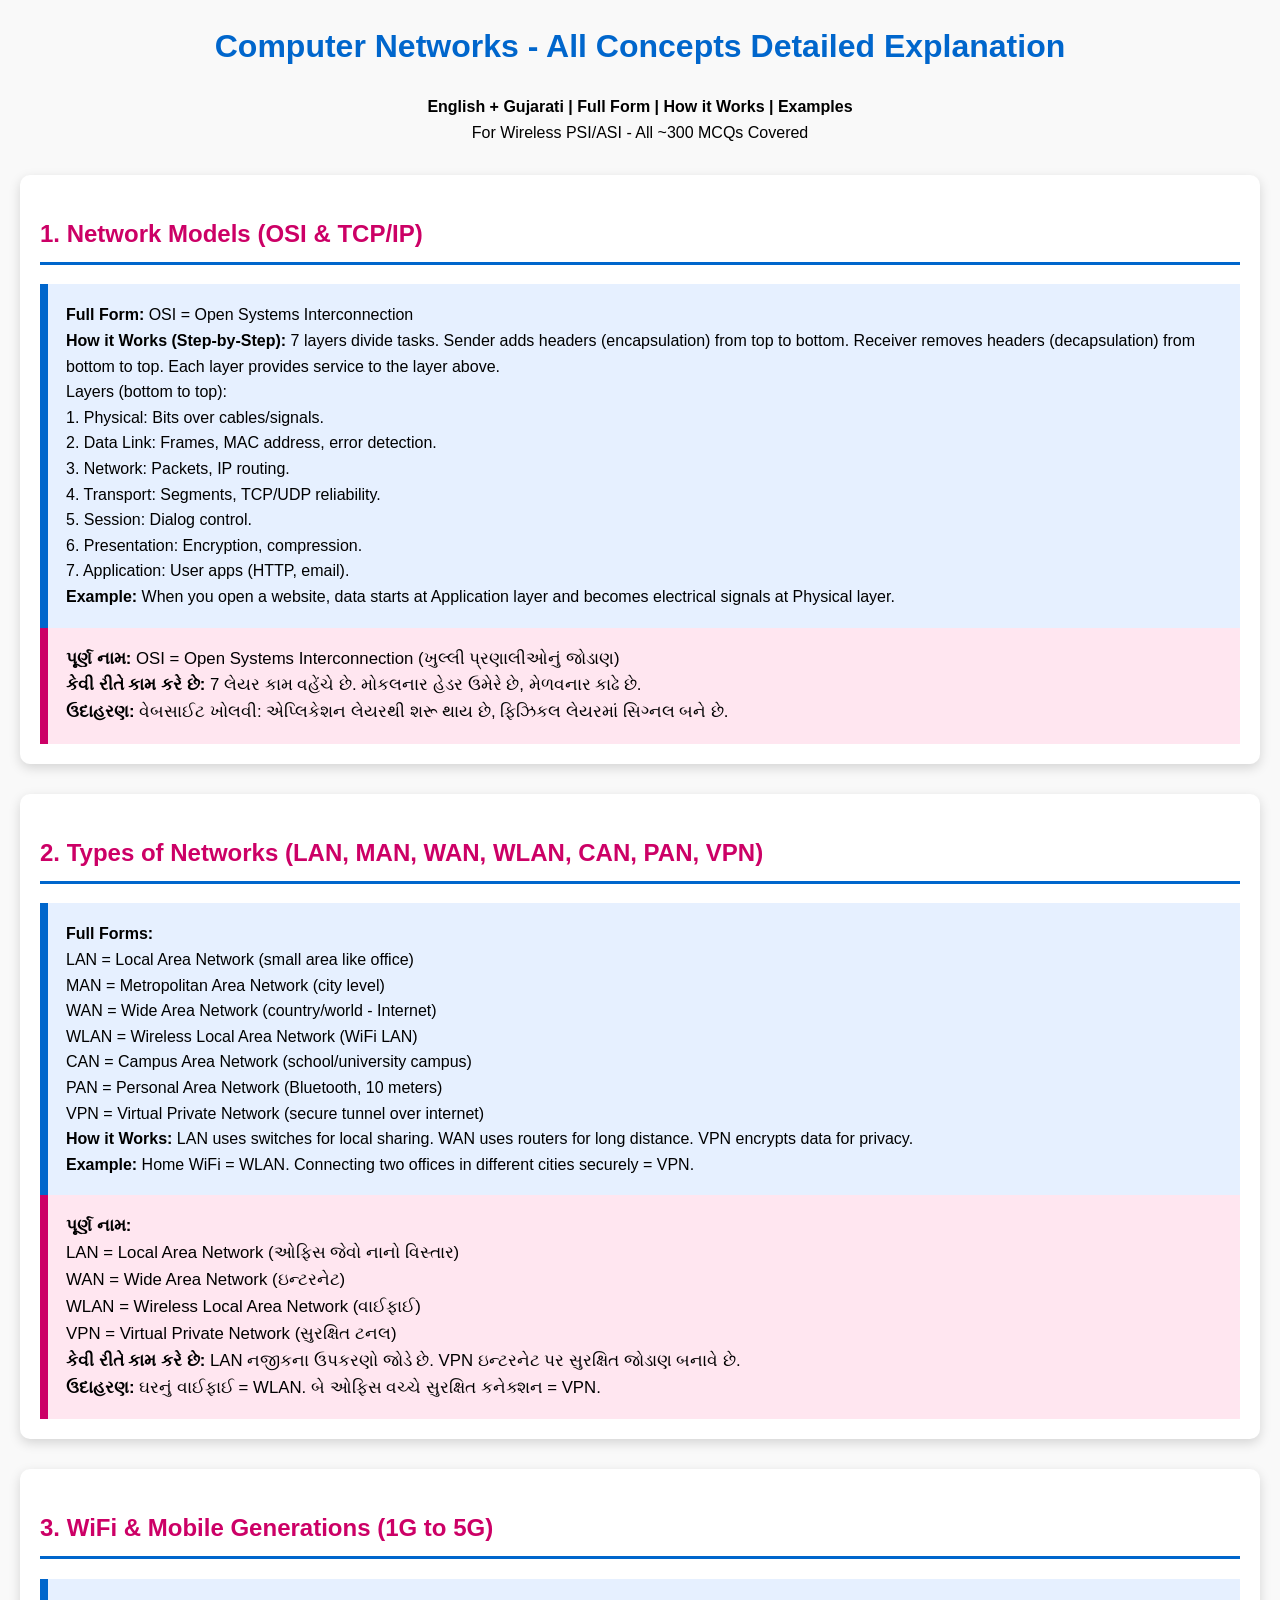
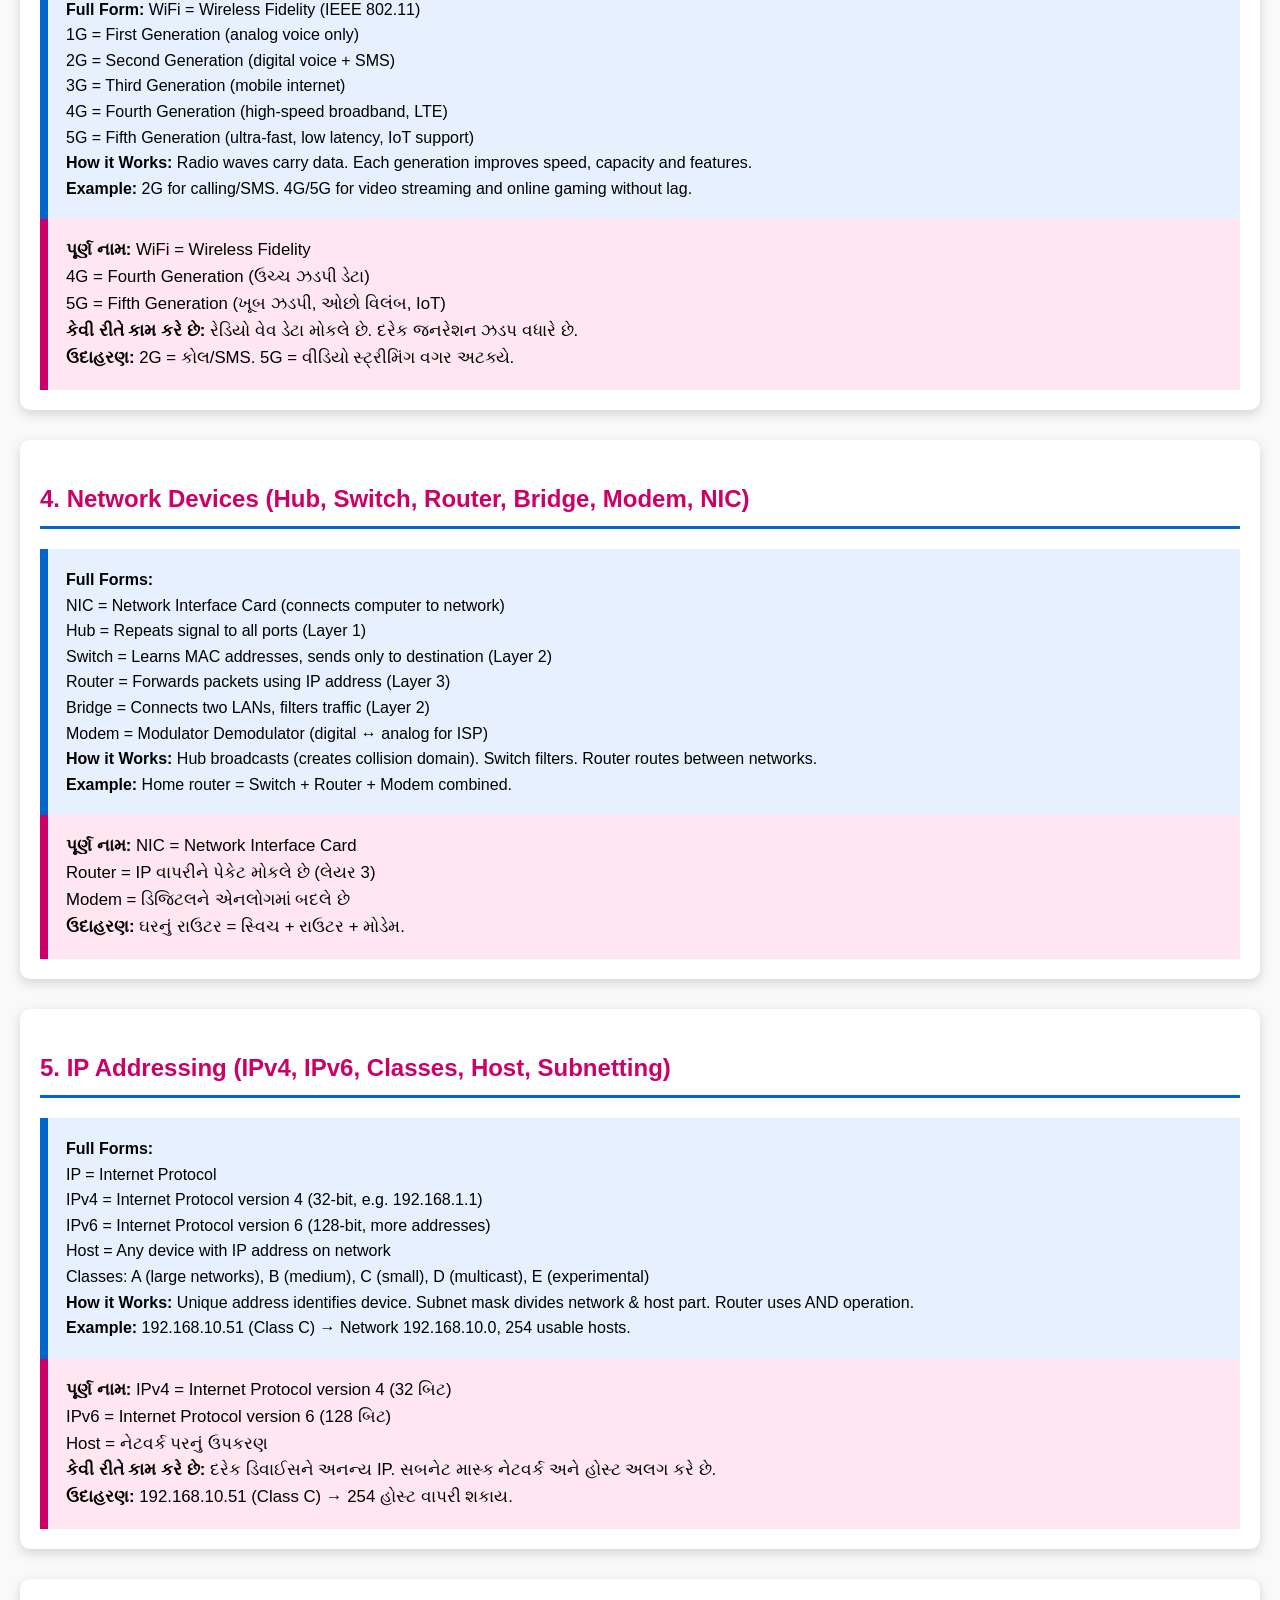
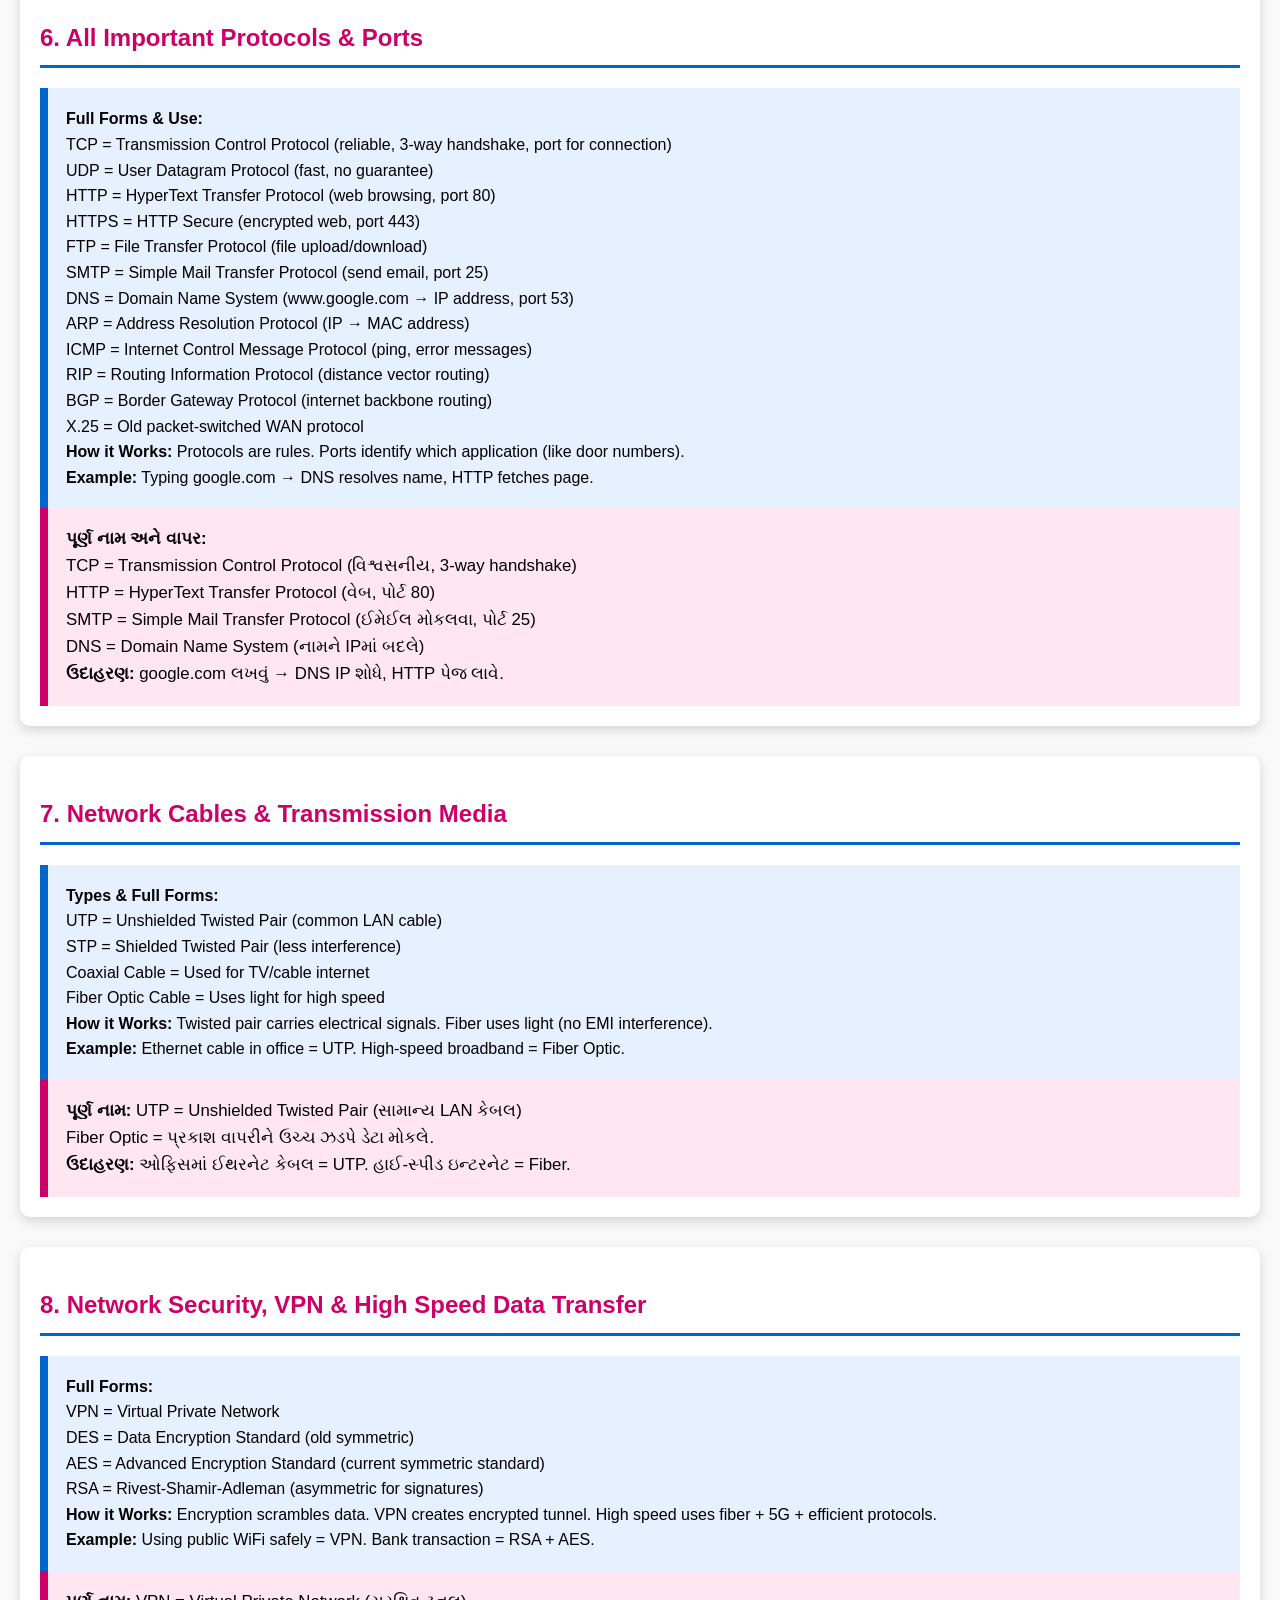
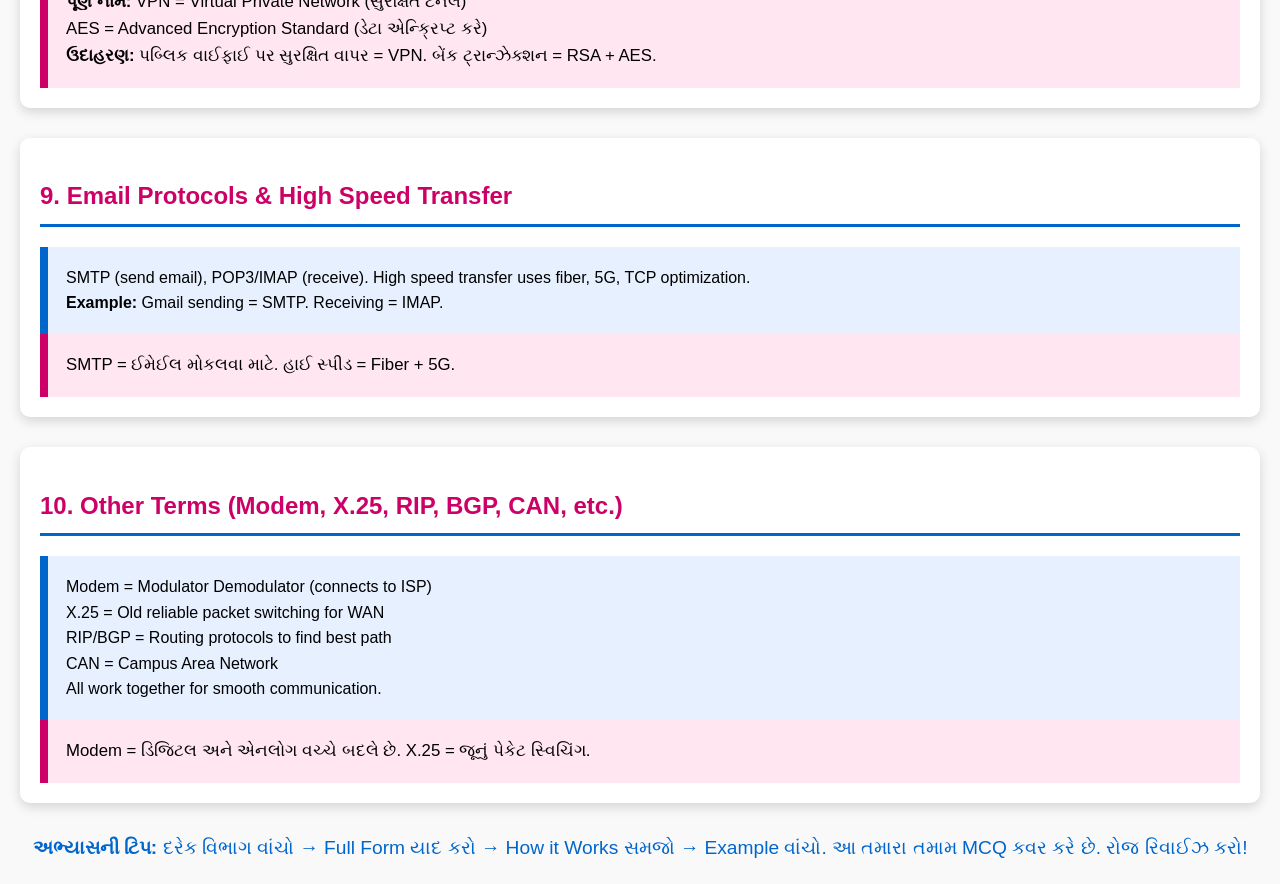
<file: wireless psi study Resources/ch -7/cn theroy 1.html>
<!DOCTYPE html>
<html lang="gu">
<head>
    <meta charset="UTF-8">
    <title>Computer Networks - Detailed Guide (All 300 MCQ Concepts)</title>
    <style>
        body {font-family: Arial, sans-serif; margin:20px; background:#f9f9f9; line-height:1.6;}
        h1 {color:#0066cc; text-align:center;}
        h2 {color:#cc0066; border-bottom:3px solid #0066cc; padding-bottom:8px;}
        .section {margin:30px 0; padding:20px; background:white; border-radius:10px; box-shadow:0 4px 12px rgba(0,0,0,0.15);}
        .english {background:#e6f0ff; padding:18px; border-left:8px solid #0066cc;}
        .gujarati {background:#ffe6f0; padding:18px; border-left:8px solid #cc0066; font-size:1.05em;}
        .term {font-weight:bold; color:#d63384;}
        .example {background:#fff3cd; padding:15px; border-left:5px solid #ffc107; margin:15px 0;}
        .how {background:#e6ffe6; padding:12px;}
    </style>
</head>
<body>

<h1>Computer Networks - All Concepts Detailed Explanation</h1>
<p style="text-align:center;"><strong>English + Gujarati | Full Form | How it Works | Examples</strong><br>
For Wireless PSI/ASI - All ~300 MCQs Covered</p>

<div class="section">
<h2>1. Network Models (OSI & TCP/IP)</h2>
<div class="english">
<strong>Full Form:</strong> OSI = Open Systems Interconnection<br>
<strong>How it Works (Step-by-Step):</strong> 7 layers divide tasks. Sender adds headers (encapsulation) from top to bottom. Receiver removes headers (decapsulation) from bottom to top. Each layer provides service to the layer above.<br>
Layers (bottom to top):<br>
1. Physical: Bits over cables/signals.<br>
2. Data Link: Frames, MAC address, error detection.<br>
3. Network: Packets, IP routing.<br>
4. Transport: Segments, TCP/UDP reliability.<br>
5. Session: Dialog control.<br>
6. Presentation: Encryption, compression.<br>
7. Application: User apps (HTTP, email).<br>
<strong>Example:</strong> When you open a website, data starts at Application layer and becomes electrical signals at Physical layer.
</div>
<div class="gujarati">
<strong>પૂર્ણ નામ:</strong> OSI = Open Systems Interconnection (ખુલ્લી પ્રણાલીઓનું જોડાણ)<br>
<strong>કેવી રીતે કામ કરે છે:</strong> 7 લેયર કામ વહેંચે છે. મોકલનાર હેડર ઉમેરે છે, મેળવનાર કાઢે છે.<br>
<strong>ઉદાહરણ:</strong> વેબસાઈટ ખોલવી: એપ્લિકેશન લેયરથી શરૂ થાય છે, ફિઝિકલ લેયરમાં સિગ્નલ બને છે.
</div>
</div>

<div class="section">
<h2>2. Types of Networks (LAN, MAN, WAN, WLAN, CAN, PAN, VPN)</h2>
<div class="english">
<strong>Full Forms:</strong><br>
LAN = Local Area Network (small area like office)<br>
MAN = Metropolitan Area Network (city level)<br>
WAN = Wide Area Network (country/world - Internet)<br>
WLAN = Wireless Local Area Network (WiFi LAN)<br>
CAN = Campus Area Network (school/university campus)<br>
PAN = Personal Area Network (Bluetooth, 10 meters)<br>
VPN = Virtual Private Network (secure tunnel over internet)<br>
<strong>How it Works:</strong> LAN uses switches for local sharing. WAN uses routers for long distance. VPN encrypts data for privacy.<br>
<strong>Example:</strong> Home WiFi = WLAN. Connecting two offices in different cities securely = VPN.
</div>
<div class="gujarati">
<strong>પૂર્ણ નામ:</strong><br>
LAN = Local Area Network (ઓફિસ જેવો નાનો વિસ્તાર)<br>
WAN = Wide Area Network (ઇન્ટરનેટ)<br>
WLAN = Wireless Local Area Network (વાઈફાઈ)<br>
VPN = Virtual Private Network (સુરક્ષિત ટનલ)<br>
<strong>કેવી રીતે કામ કરે છે:</strong> LAN નજીકના ઉપકરણો જોડે છે. VPN ઇન્ટરનેટ પર સુરક્ષિત જોડાણ બનાવે છે.<br>
<strong>ઉદાહરણ:</strong> ઘરનું વાઈફાઈ = WLAN. બે ઓફિસ વચ્ચે સુરક્ષિત કનેક્શન = VPN.
</div>
</div>

<div class="section">
<h2>3. WiFi & Mobile Generations (1G to 5G)</h2>
<div class="english">
<strong>Full Form:</strong> WiFi = Wireless Fidelity (IEEE 802.11)<br>
1G = First Generation (analog voice only)<br>
2G = Second Generation (digital voice + SMS)<br>
3G = Third Generation (mobile internet)<br>
4G = Fourth Generation (high-speed broadband, LTE)<br>
5G = Fifth Generation (ultra-fast, low latency, IoT support)<br>
<strong>How it Works:</strong> Radio waves carry data. Each generation improves speed, capacity and features.<br>
<strong>Example:</strong> 2G for calling/SMS. 4G/5G for video streaming and online gaming without lag.
</div>
<div class="gujarati">
<strong>પૂર્ણ નામ:</strong> WiFi = Wireless Fidelity<br>
4G = Fourth Generation (ઉચ્ચ ઝડપી ડેટા)<br>
5G = Fifth Generation (ખૂબ ઝડપી, ઓછો વિલંબ, IoT)<br>
<strong>કેવી રીતે કામ કરે છે:</strong> રેડિયો વેવ ડેટા મોકલે છે. દરેક જનરેશન ઝડપ વધારે છે.<br>
<strong>ઉદાહરણ:</strong> 2G = કોલ/SMS. 5G = વીડિયો સ્ટ્રીમિંગ વગર અટક્યે.
</div>
</div>

<div class="section">
<h2>4. Network Devices (Hub, Switch, Router, Bridge, Modem, NIC)</h2>
<div class="english">
<strong>Full Forms:</strong><br>
NIC = Network Interface Card (connects computer to network)<br>
Hub = Repeats signal to all ports (Layer 1)<br>
Switch = Learns MAC addresses, sends only to destination (Layer 2)<br>
Router = Forwards packets using IP address (Layer 3)<br>
Bridge = Connects two LANs, filters traffic (Layer 2)<br>
Modem = Modulator Demodulator (digital ↔ analog for ISP)<br>
<strong>How it Works:</strong> Hub broadcasts (creates collision domain). Switch filters. Router routes between networks.<br>
<strong>Example:</strong> Home router = Switch + Router + Modem combined.
</div>
<div class="gujarati">
<strong>પૂર્ણ નામ:</strong> NIC = Network Interface Card<br>
Router = IP વાપરીને પેકેટ મોકલે છે (લેયર 3)<br>
Modem = ડિજિટલને એનલોગમાં બદલે છે<br>
<strong>ઉદાહરણ:</strong> ઘરનું રાઉટર = સ્વિચ + રાઉટર + મોડેમ.
</div>
</div>

<div class="section">
<h2>5. IP Addressing (IPv4, IPv6, Classes, Host, Subnetting)</h2>
<div class="english">
<strong>Full Forms:</strong><br>
IP = Internet Protocol<br>
IPv4 = Internet Protocol version 4 (32-bit, e.g. 192.168.1.1)<br>
IPv6 = Internet Protocol version 6 (128-bit, more addresses)<br>
Host = Any device with IP address on network<br>
Classes: A (large networks), B (medium), C (small), D (multicast), E (experimental)<br>
<strong>How it Works:</strong> Unique address identifies device. Subnet mask divides network & host part. Router uses AND operation.<br>
<strong>Example:</strong> 192.168.10.51 (Class C) → Network 192.168.10.0, 254 usable hosts.
</div>
<div class="gujarati">
<strong>પૂર્ણ નામ:</strong> IPv4 = Internet Protocol version 4 (32 બિટ)<br>
IPv6 = Internet Protocol version 6 (128 બિટ)<br>
Host = નેટવર્ક પરનું ઉપકરણ<br>
<strong>કેવી રીતે કામ કરે છે:</strong> દરેક ડિવાઈસને અનન્ય IP. સબનેટ માસ્ક નેટવર્ક અને હોસ્ટ અલગ કરે છે.<br>
<strong>ઉદાહરણ:</strong> 192.168.10.51 (Class C) → 254 હોસ્ટ વાપરી શકાય.
</div>
</div>

<div class="section">
<h2>6. All Important Protocols & Ports</h2>
<div class="english">
<strong>Full Forms & Use:</strong><br>
TCP = Transmission Control Protocol (reliable, 3-way handshake, port for connection)<br>
UDP = User Datagram Protocol (fast, no guarantee)<br>
HTTP = HyperText Transfer Protocol (web browsing, port 80)<br>
HTTPS = HTTP Secure (encrypted web, port 443)<br>
FTP = File Transfer Protocol (file upload/download)<br>
SMTP = Simple Mail Transfer Protocol (send email, port 25)<br>
DNS = Domain Name System (www.google.com → IP address, port 53)<br>
ARP = Address Resolution Protocol (IP → MAC address)<br>
ICMP = Internet Control Message Protocol (ping, error messages)<br>
RIP = Routing Information Protocol (distance vector routing)<br>
BGP = Border Gateway Protocol (internet backbone routing)<br>
X.25 = Old packet-switched WAN protocol<br>
<strong>How it Works:</strong> Protocols are rules. Ports identify which application (like door numbers).<br>
<strong>Example:</strong> Typing google.com → DNS resolves name, HTTP fetches page.
</div>
<div class="gujarati">
<strong>પૂર્ણ નામ અને વાપર:</strong><br>
TCP = Transmission Control Protocol (વિશ્વસનીય, 3-way handshake)<br>
HTTP = HyperText Transfer Protocol (વેબ, પોર્ટ 80)<br>
SMTP = Simple Mail Transfer Protocol (ઈમેઈલ મોકલવા, પોર્ટ 25)<br>
DNS = Domain Name System (નામને IPમાં બદલે)<br>
<strong>ઉદાહરણ:</strong> google.com લખવું → DNS IP શોધે, HTTP પેજ લાવે.
</div>
</div>

<div class="section">
<h2>7. Network Cables & Transmission Media</h2>
<div class="english">
<strong>Types & Full Forms:</strong><br>
UTP = Unshielded Twisted Pair (common LAN cable)<br>
STP = Shielded Twisted Pair (less interference)<br>
Coaxial Cable = Used for TV/cable internet<br>
Fiber Optic Cable = Uses light for high speed<br>
<strong>How it Works:</strong> Twisted pair carries electrical signals. Fiber uses light (no EMI interference).<br>
<strong>Example:</strong> Ethernet cable in office = UTP. High-speed broadband = Fiber Optic.
</div>
<div class="gujarati">
<strong>પૂર્ણ નામ:</strong> UTP = Unshielded Twisted Pair (સામાન્ય LAN કેબલ)<br>
Fiber Optic = પ્રકાશ વાપરીને ઉચ્ચ ઝડપે ડેટા મોકલે.<br>
<strong>ઉદાહરણ:</strong> ઓફિસમાં ઈથરનેટ કેબલ = UTP. હાઈ-સ્પીડ ઇન્ટરનેટ = Fiber.
</div>
</div>

<div class="section">
<h2>8. Network Security, VPN & High Speed Data Transfer</h2>
<div class="english">
<strong>Full Forms:</strong><br>
VPN = Virtual Private Network<br>
DES = Data Encryption Standard (old symmetric)<br>
AES = Advanced Encryption Standard (current symmetric standard)<br>
RSA = Rivest-Shamir-Adleman (asymmetric for signatures)<br>
<strong>How it Works:</strong> Encryption scrambles data. VPN creates encrypted tunnel. High speed uses fiber + 5G + efficient protocols.<br>
<strong>Example:</strong> Using public WiFi safely = VPN. Bank transaction = RSA + AES.
</div>
<div class="gujarati">
<strong>પૂર્ણ નામ:</strong> VPN = Virtual Private Network (સુરક્ષિત ટનલ)<br>
AES = Advanced Encryption Standard (ડેટા એન્ક્રિપ્ટ કરે)<br>
<strong>ઉદાહરણ:</strong> પબ્લિક વાઈફાઈ પર સુરક્ષિત વાપર = VPN. બેંક ટ્રાન્ઝેક્શન = RSA + AES.
</div>
</div>

<div class="section">
<h2>9. Email Protocols & High Speed Transfer</h2>
<div class="english">
SMTP (send email), POP3/IMAP (receive). High speed transfer uses fiber, 5G, TCP optimization.<br>
<strong>Example:</strong> Gmail sending = SMTP. Receiving = IMAP.
</div>
<div class="gujarati">
SMTP = ઈમેઈલ મોકલવા માટે. હાઈ સ્પીડ = Fiber + 5G.
</div>
</div>

<div class="section">
<h2>10. Other Terms (Modem, X.25, RIP, BGP, CAN, etc.)</h2>
<div class="english">
Modem = Modulator Demodulator (connects to ISP)<br>
X.25 = Old reliable packet switching for WAN<br>
RIP/BGP = Routing protocols to find best path<br>
CAN = Campus Area Network<br>
All work together for smooth communication.
</div>
<div class="gujarati">
Modem = ડિજિટલ અને એનલોગ વચ્ચે બદલે છે. X.25 = જૂનું પેકેટ સ્વિચિંગ.
</div>
</div>

<p style="text-align:center; color:#0066cc; font-size:1.2em;">
<strong>અભ્યાસની ટિપ:</strong> દરેક વિભાગ વાંચો → Full Form યાદ કરો → How it Works સમજો → Example વાંચો. આ તમારા તમામ MCQ કવર કરે છે. રોજ રિવાઈઝ કરો!
</p>

</body>
</html>
</file>
